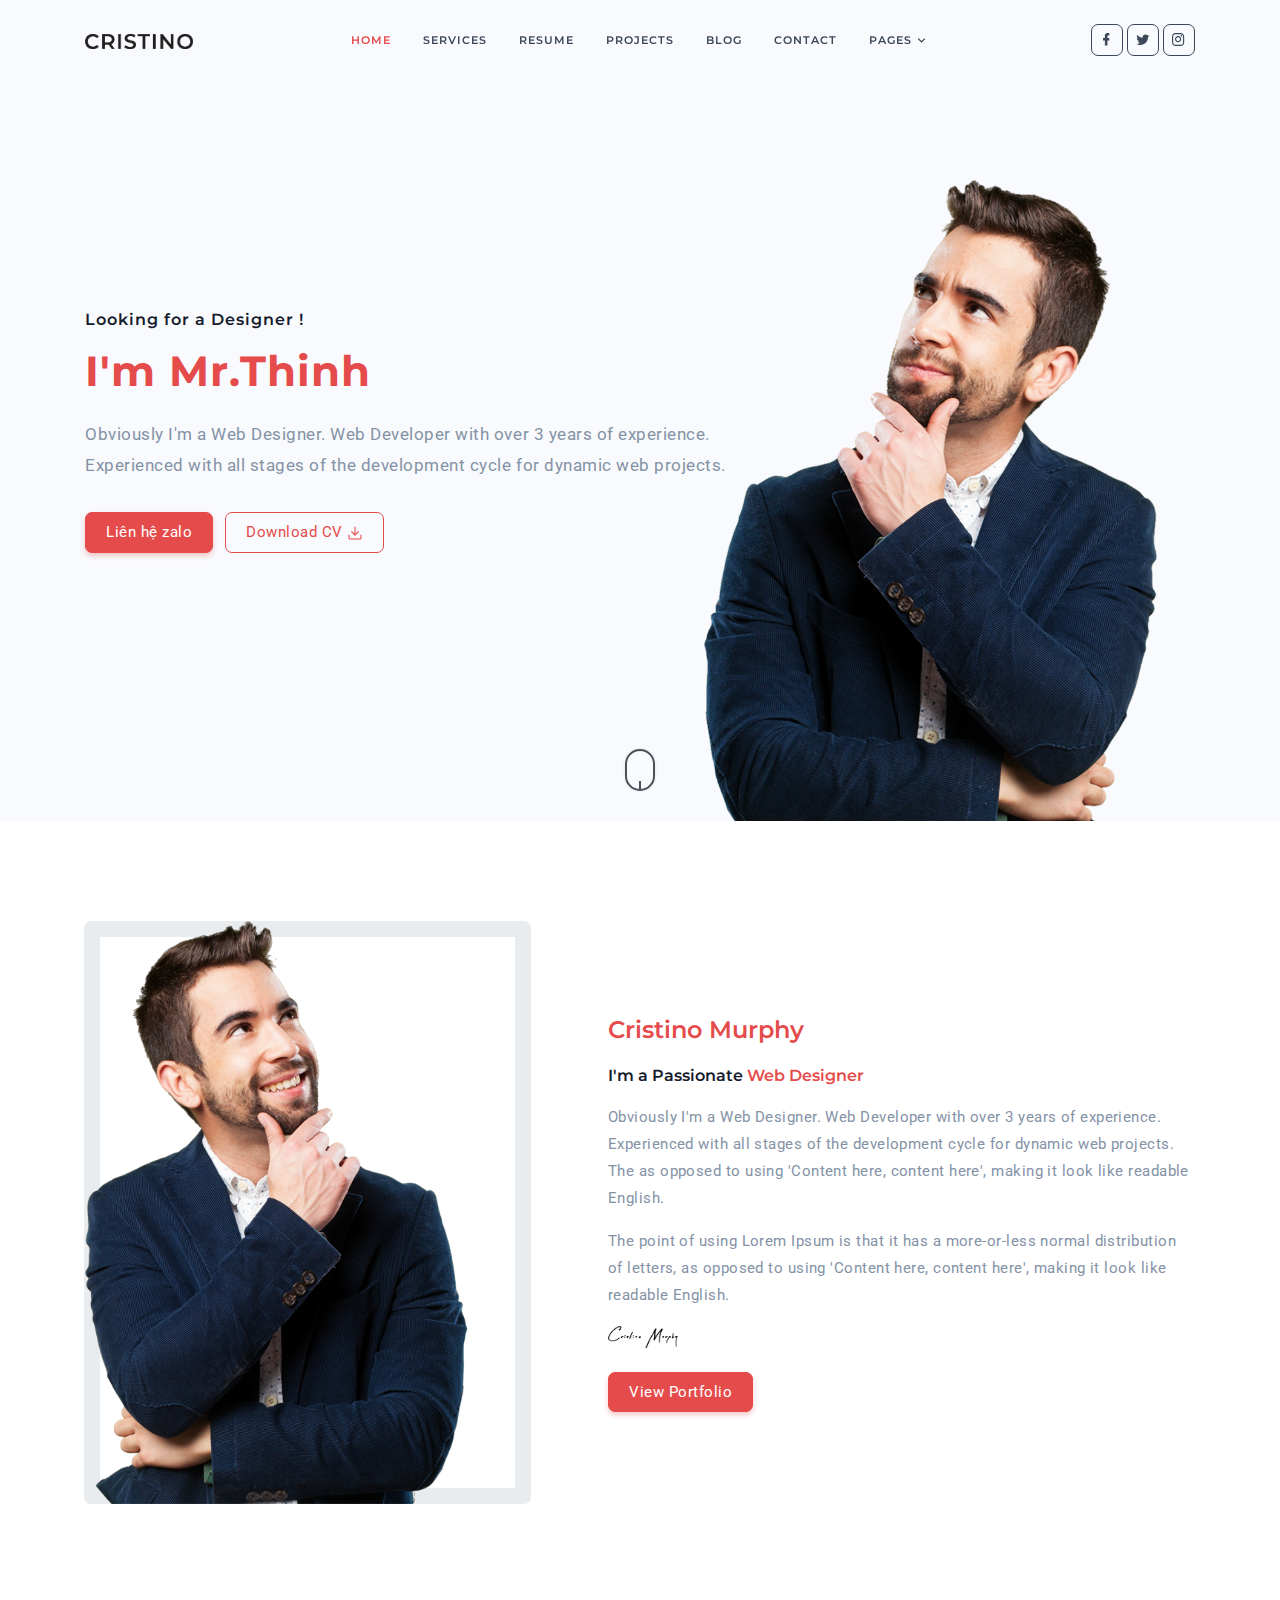
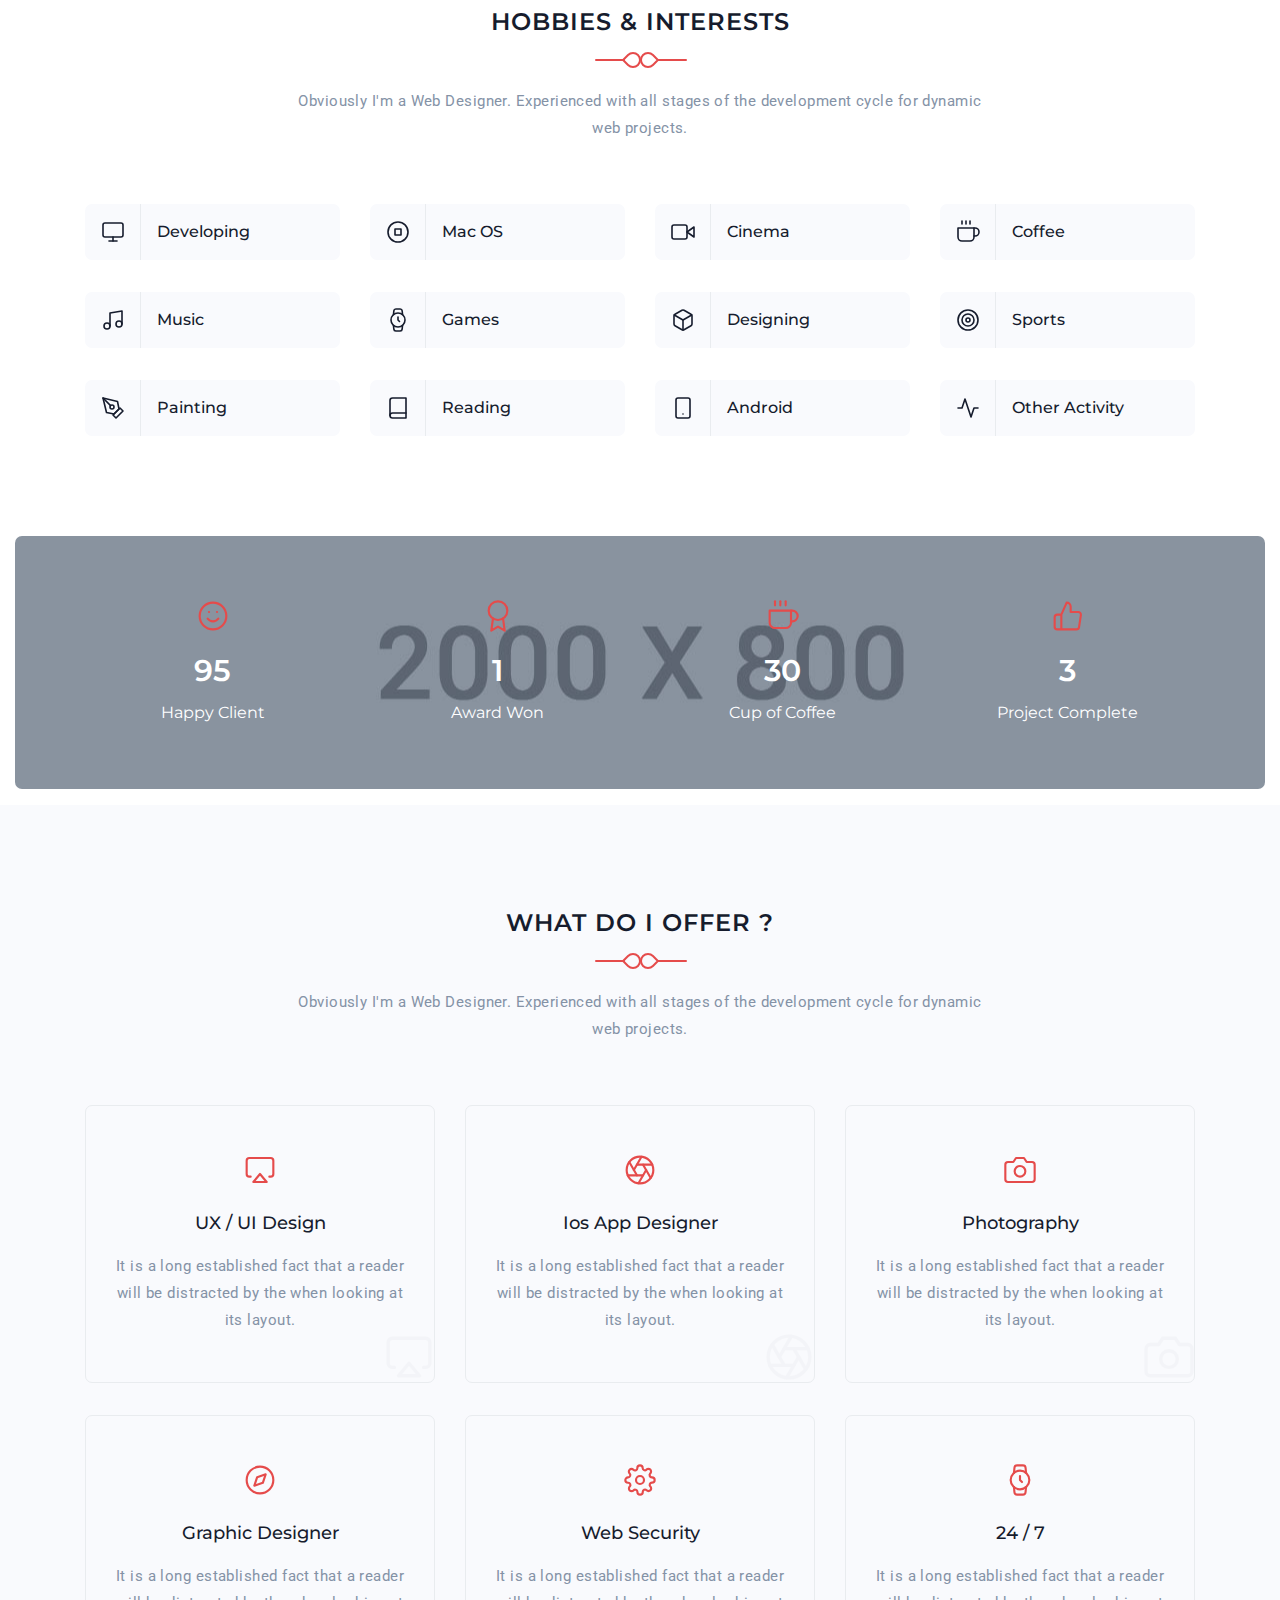
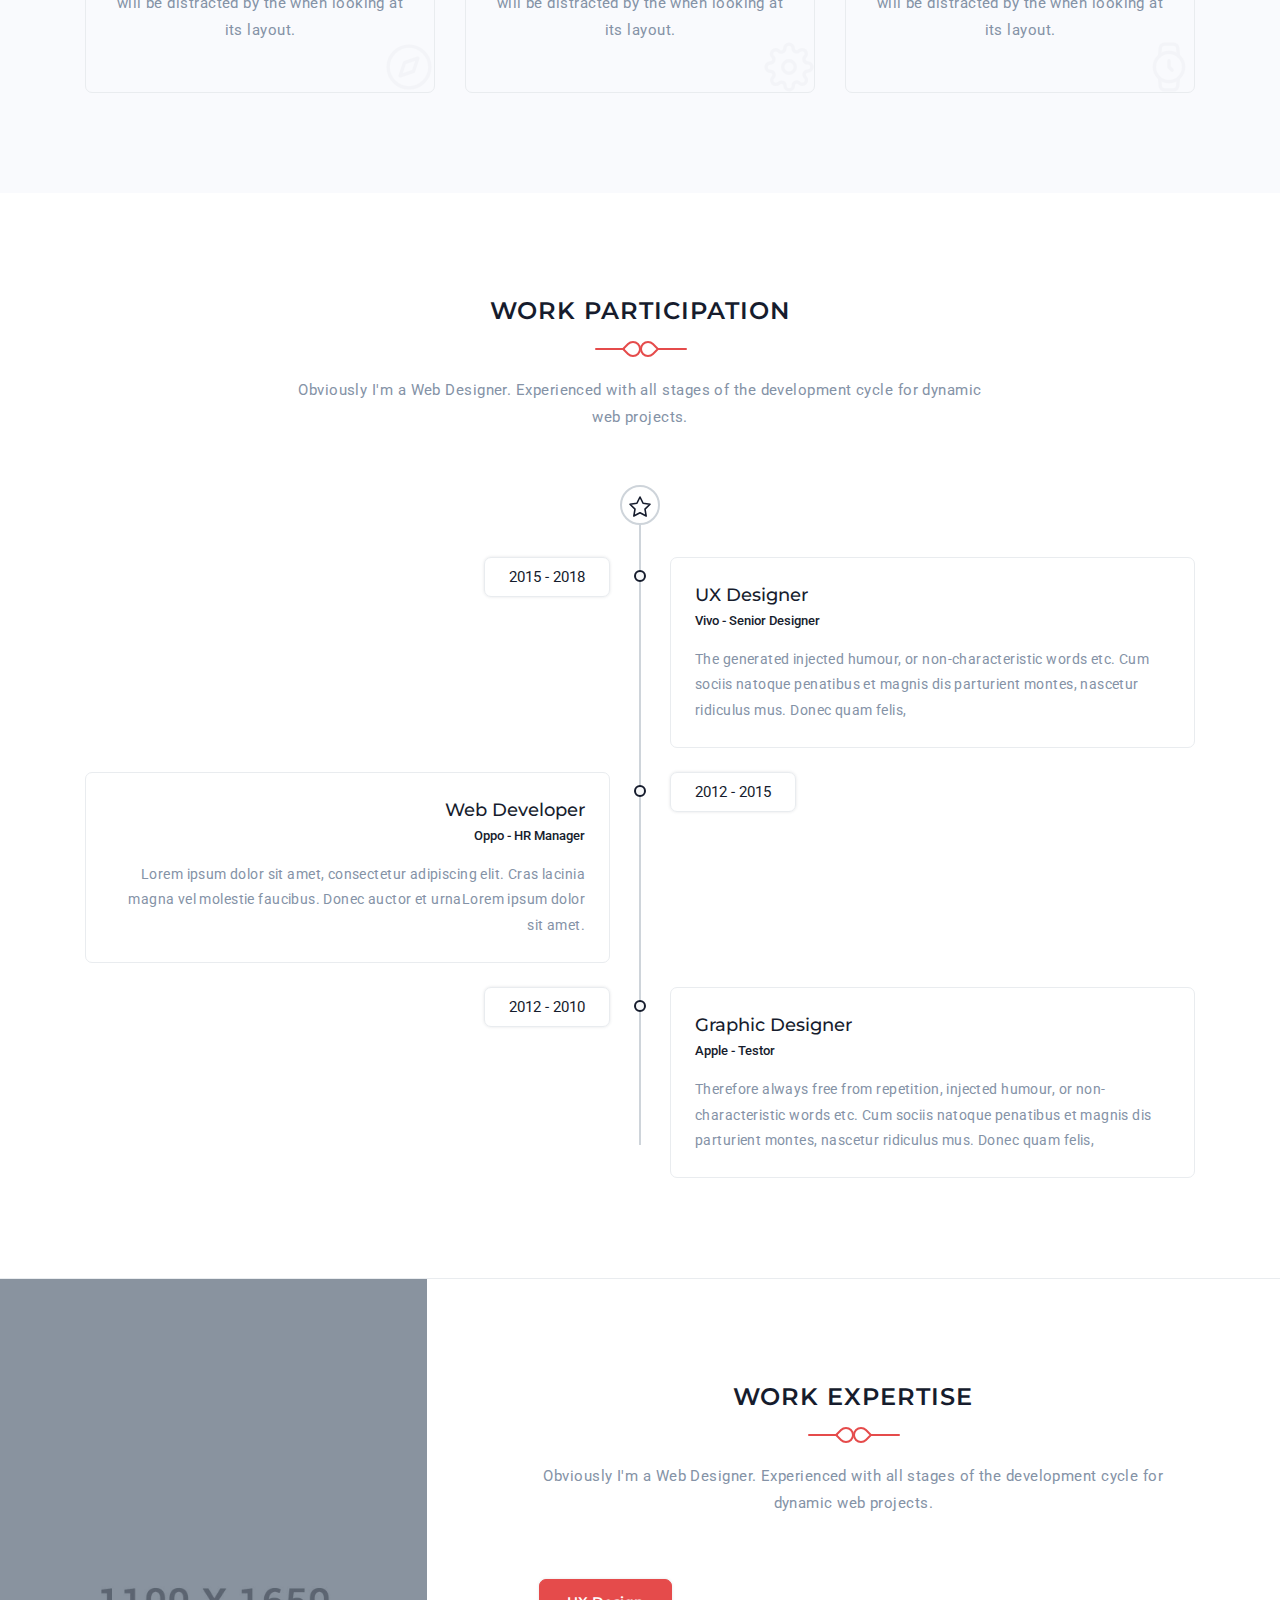
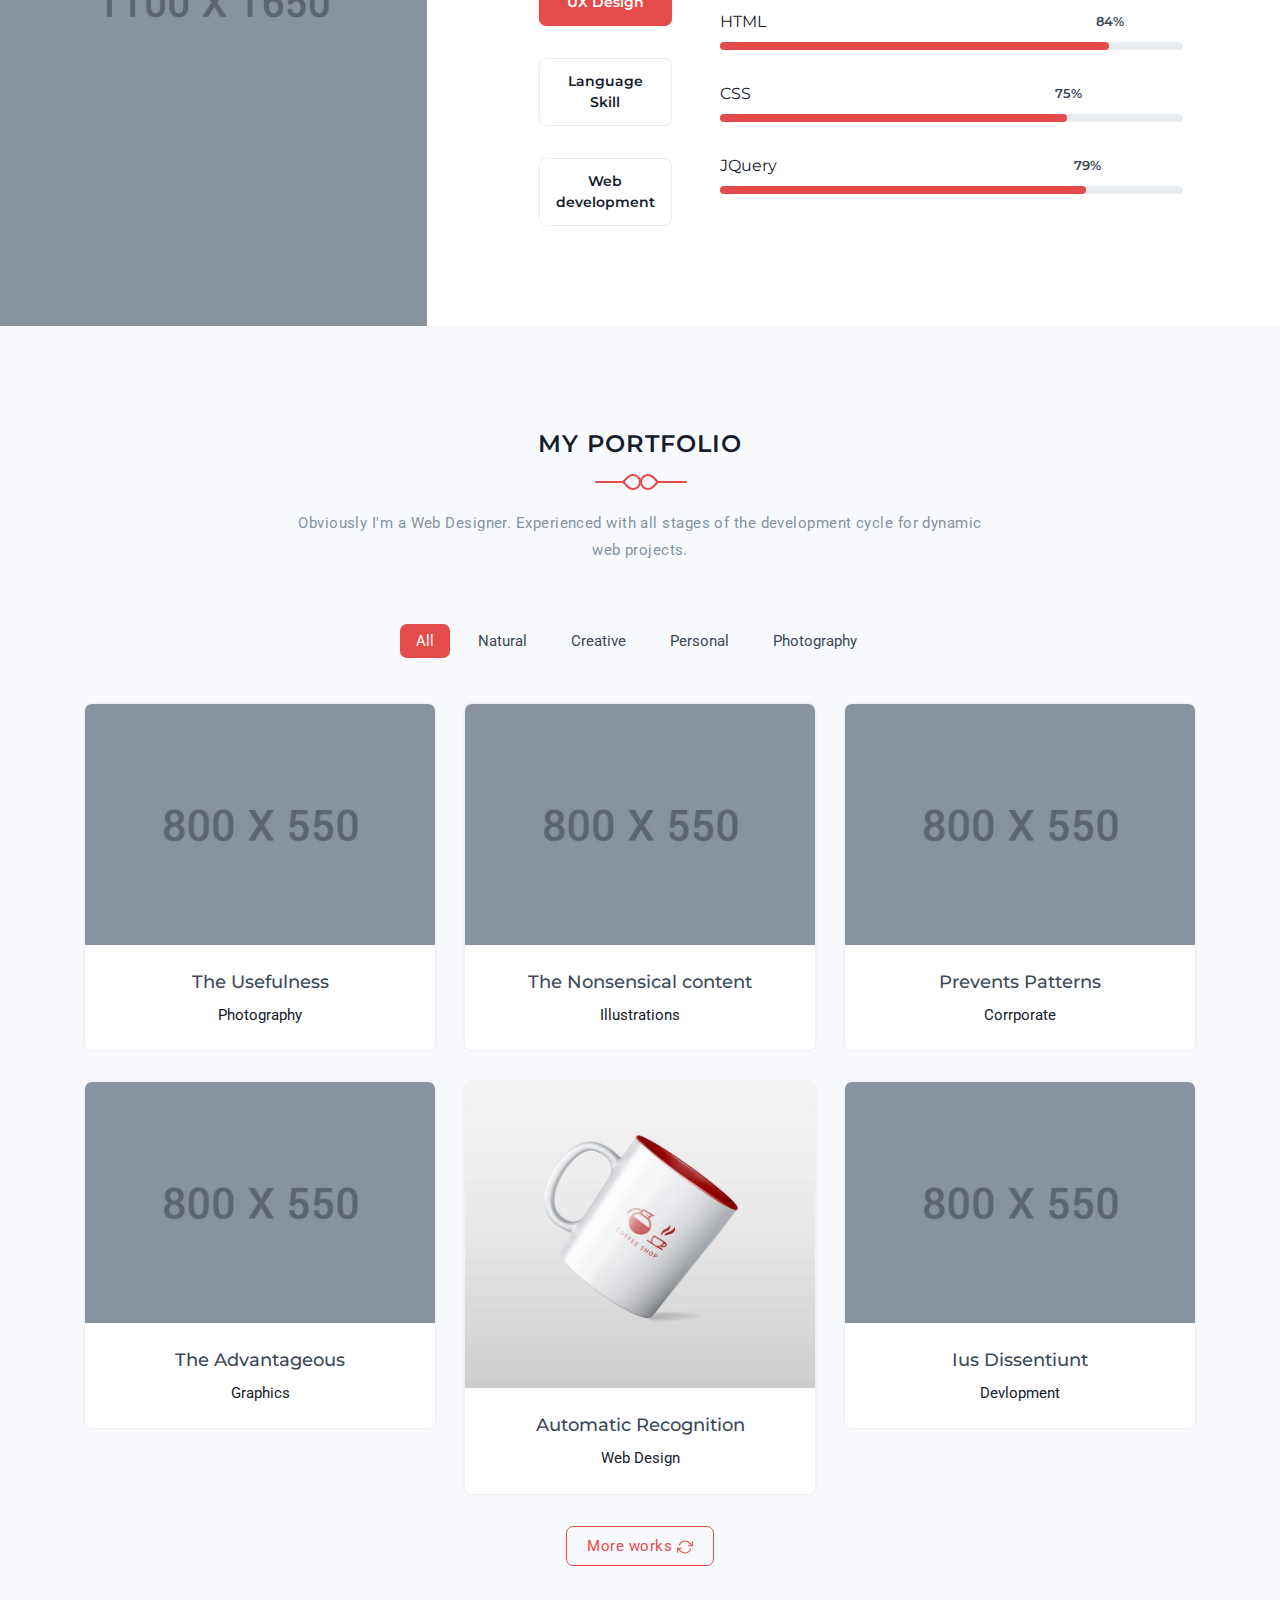
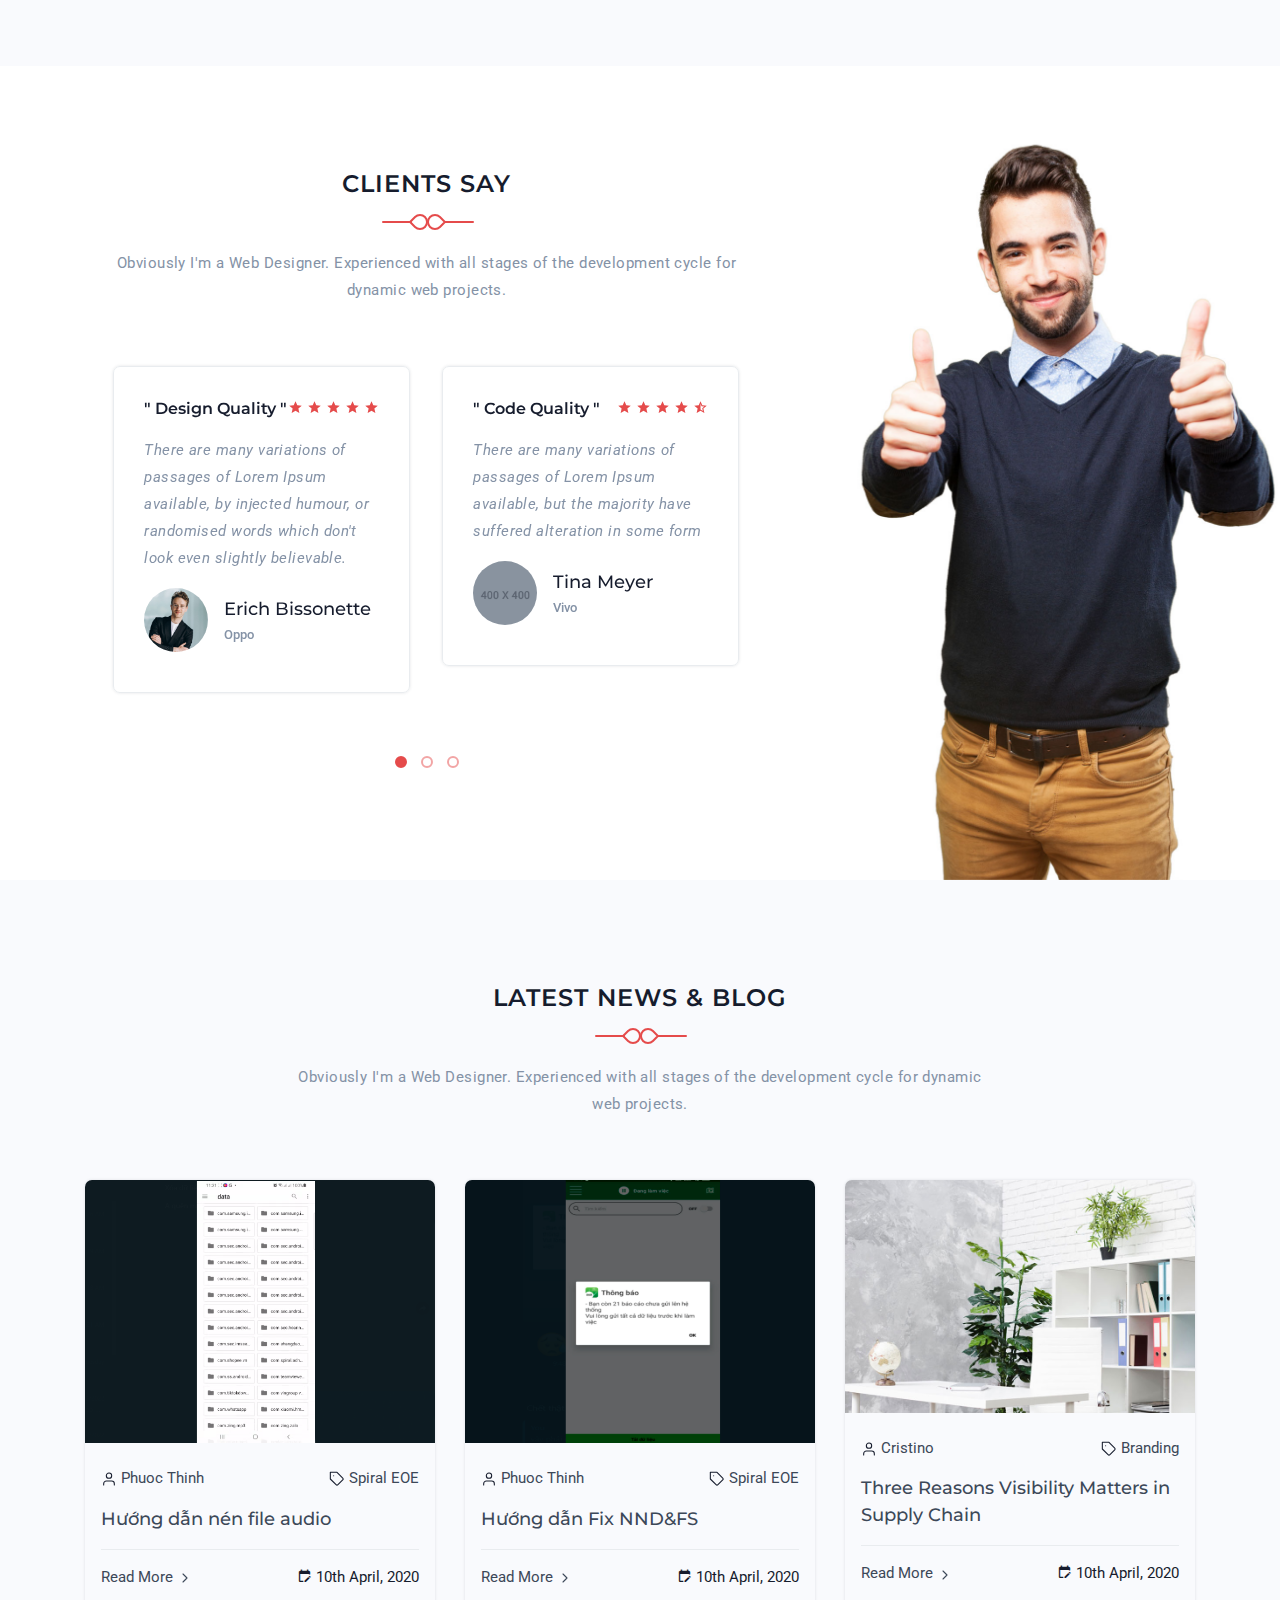
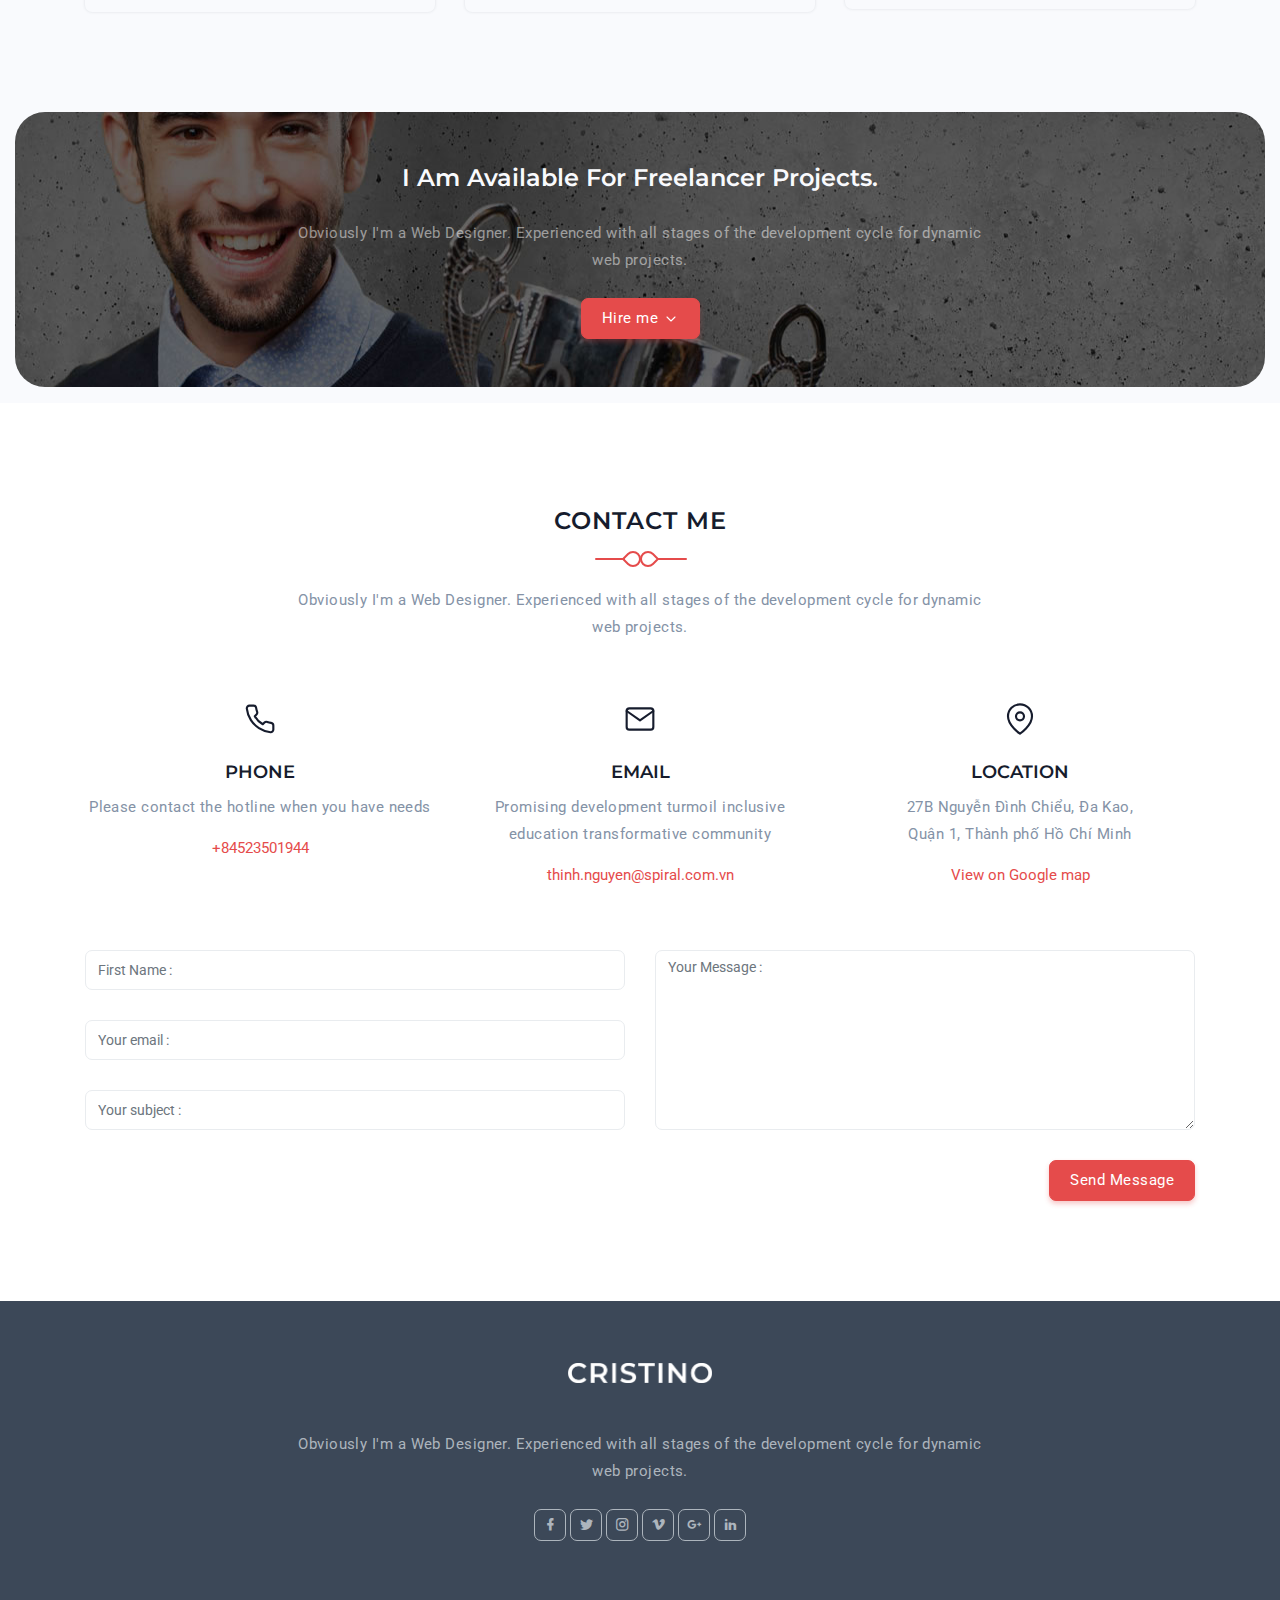
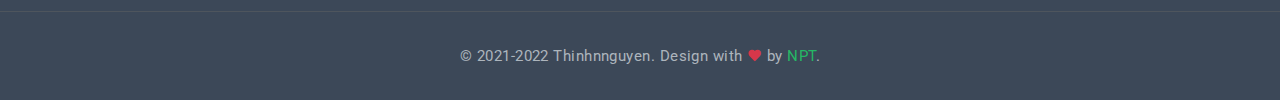
<file: index.html>
<!DOCTYPE html>
    <html lang="en">

    <head>
        <meta charset="utf-8" />
        <title>Nguyễn Phước Thịnh</title>
        <meta name="viewport" content="width=device-width, initial-scale=1.0">
        <meta name="description" content="Nguyễn Phước Thịnh" />
        <meta name="keywords" content="Template by NPT" />
        <meta content="Shreethemes" name="NPT" />
        <!-- favicon -->
        <link rel="shortcut icon" href="images/logonpt.jpg">
        <!-- Bootstrap -->
        <link href="css/bootstrap.min.css" rel="stylesheet" type="text/css" />
        <!-- Magnific -->
        <link href="css/magnific-popup.css" rel="stylesheet" type="text/css" />
        <!-- Icon -->
        <link href="css/materialdesignicons.min.css" rel="stylesheet" type="text/css" />
                  
        <!-- SLICK SLIDER -->
        <link rel="stylesheet" href="css/owl.carousel.min.css"/> 
        <link rel="stylesheet" href="css/owl.theme.css"/> 
        <link rel="stylesheet" href="css/owl.transitions.css"/>    
        <!-- Custom Css -->
        <link href="css/style.css" rel="stylesheet" type="text/css" id="theme-opt" />
        <link href="css/colors/default.css" rel="stylesheet" id="color-opt">

    </head>

    <body>
        <!-- Loader -->
        <div id="preloader">
            <div id="status">
                <div class="logo">
                    <img src="images/logo.png" height="20" class="d-block mx-auto" alt="">
                </div>
                <div class="spinner">
                    <div class="bounce1"></div>
                    <div class="bounce2"></div>
                    <div class="bounce3"></div>
                </div>
            </div>
        </div>
        <!-- Loader -->
        
        <!-- Navbar Start -->
        <nav class="navbar navbar-expand-lg fixed-top navbar-custom navbar-light sticky">
    		<div class="container">
                <a class="navbar-brand" href="#">
                    <img src="images/logo.png" height="15" alt="">
                </a>
                <button class="navbar-toggler" type="button" data-toggle="collapse" data-target="#navbarCollapse" aria-controls="navbarCollapse" aria-expanded="false" aria-label="Toggle navigation">
                    <span data-feather="menu" class="fea icon-md"></span>
                </button><!--end button-->

                <div class="collapse navbar-collapse" id="navbarCollapse">
                    <ul class="navbar-nav navbar-nav-link mx-auto">
                        <li class="nav-item active">
                            <a class="nav-link" href="#home">Home</a>
                        </li><!--end nav item-->
                        <li class="nav-item">
                            <a class="nav-link" href="#services">Services</a>
                        </li><!--end nav item-->
                        <li class="nav-item">
                            <a class="nav-link" href="#resume">Resume</a>
                        </li><!--end nav item-->
                        <li class="nav-item">   
                            <a class="nav-link" href="#projects">Projects</a>
                        </li><!--end nav item-->
                        <li class="nav-item">
                            <a class="nav-link" href="#news">Blog</a>
                        </li><!--end nav item-->
                        <li class="nav-item">
                            <a class="nav-link" href="#contact">Contact</a>
                        </li><!--end nav item-->
                        <li class="nav-item dropdown">
                            <a class="nav-link dropdown-toggle" href="javascript:void(0)" id="navbarDropdown" role="button"
                                data-toggle="dropdown" aria-haspopup="true" aria-expanded="false">Pages
                            </a>
                            <div class="dropdown-menu rounded m-0" aria-labelledby="navbarDropdown">
                                <div class="container mx-0 mx-md-0">
                                    <div class="row">
                                        <div class="col-md-12">
                                            <a class="dropdown-item" href="page-blog.html">Blog</a>
                                            <a class="dropdown-item" href="page-blog-detail.html">Blog Detail</a>
                                            <a class="dropdown-item" href="page-portfolio.html">Portfolio</a>
                                            <a class="dropdown-item" href="page-portfolio-detail.html">Portfolio Detail</a>
                                        </div><!--end col-->
                                    </div><!--end row-->
                                </div><!--end container-->
                            </div>
                        </li><!--end nav item-->
                    </ul>

                    <ul class="list-unstyled mb-0 mt-2 mt-sm-0 social-icon">
                        <li class="list-inline-item"><a href="https://www.facebook.com/phuocthinh.nguyen.923171"><i class="mdi mdi-facebook"></i></a></li>
                        <li class="list-inline-item"><a href="javascript:void(0)"><i class="mdi mdi-twitter"></i></a></li>
                        <li class="list-inline-item"><a href="javascript:void(0)"><i class="mdi mdi-instagram"></i></a></li>
                    </ul>
                </div> 
            </div><!--end container-->
		</nav><!--end navbar-->
        <!-- Navbar End -->

        <!-- HOME START-->
        <section class="bg-home bg-light d-table w-100" style="background-image:url('images/home/01.png')" id="home">
            <div class="container">
                <div class="row align-items-center">
                    <div class="col-lg-12">
                        <div class="title-heading mt-5">
                            <h6 class="sub-title">Looking for a Designer !</h6>
                            <h1 class="heading text-primary mb-3">I'm Mr.Thinh</h1>
                            <p class="para-desc text-muted">Obviously I'm a Web Designer. Web Developer with over 3 years of experience. Experienced with all stages of the development cycle for dynamic web projects.</p>
                            <div class="mt-4 pt-2">
                                <a href="https://zalo.me/0523501944" class="btn btn-primary rounded mb-2 mr-2">Liên hệ zalo</a>
                                <a href="https://www.topcv.vn/xem-cv/VwYOUFVRCVMLAVBUAlJRCQAFAV1QUwkHVgcDWw00d9" class="btn btn-outline-primary rounded mb-2">Download CV <i data-feather="download" class="fea icon-sm"></i></a>
                            </div>
                        </div>
                    </div><!--end col-->
                </div><!--end row-->
            </div><!--end container--> 
            <a href="#about" data-scroll-nav="1" class="mouse-icon rounded-pill bg-transparent mouse-down">
                <span class="wheel position-relative d-block mover"></span>
            </a>
        </section><!--end section-->
        <!-- HOME END-->
        
        <!-- About Start -->
        <section class="section pb-3" id="about">
            <div class="container">
                <div class="row align-items-center">
                    <div class="col-lg-5 col-md-5">
                        <div class="about-hero">
                            <img src="images/hero.png" class="img-fluid mx-auto d-block about-tween position-relative" alt="">
                        </div>
                    </div><!--end col-->

                    <div class="col-lg-7 col-md-7 mt-4 pt-2 mt-sm-0 pt-sm-0">
                        <div class="section-title mb-0 ml-lg-5 ml-md-3">
                            <h4 class="title text-primary mb-3">Cristino Murphy</h4>
                            <h6 class="designation mb-3">I'm a Passionate <span class="text-primary">Web Designer</span></h6>
                            <p class="text-muted">Obviously I'm a Web Designer. Web Developer with over 3 years of experience. Experienced with all stages of the development cycle for dynamic web projects. The as opposed to using 'Content here, content here', making it look like readable English.</p>
                            <p class="text-muted">The point of using Lorem Ipsum is that it has a more-or-less normal distribution of letters, as opposed to using 'Content here, content here', making it look like readable English.</p>
                            <img src="images/sign.png" height="22" alt="">
                            <div class="mt-4">
                                <a href="#projects" class="btn btn-primary mouse-down">View Portfolio</a>
                            </div>
                        </div>
                    </div><!--end col-->
                </div><!--end row-->
            </div><!--end container-->

            <div class="container mt-100 mt-60">
                <div class="row justify-content-center">
                    <div class="col-12 text-center">
                        <div class="section-title">
                            <div class="titles">
                                <h4 class="title title-line text-uppercase mb-4 pb-4">Hobbies & Interests</h4>
                                <span></span>
                            </div>
                            <p class="text-muted mx-auto para-desc mb-0">Obviously I'm a Web Designer. Experienced with all stages of the development cycle for dynamic web projects.</p>
                        </div>
                    </div><!--end col-->
                </div><!--end row-->
                
                <div class="row">
                    <div class="col-lg-3 col-md-4 col-12 mt-4 pt-2">
                        <div class="interests-desc bg-light position-relative px-2 py-3 rounded">
                            <div class="hobbies d-flex align-items-center">
                                <div class="text-center rounded-pill mr-4">
                                    <i data-feather="monitor" class="icon fea icon-md-sm"></i>
                                </div>
                                <div class="content">
                                    <h6 class="title mb-0">Developing</h6>
                                </div>
                            </div>
                        </div>
                    </div><!--end col-->
                    
                    <div class="col-lg-3 col-md-4 col-12 mt-4 pt-2">
                        <div class="interests-desc bg-light position-relative px-2 py-3 rounded">
                            <div class="hobbies d-flex align-items-center">
                                <div class="text-center rounded-pill mr-4">
                                    <i data-feather="stop-circle" class="icon fea icon-md-sm"></i>
                                </div>
                                <div class="content">
                                    <h6 class="title mb-0">Mac OS</h6>
                                </div>
                            </div>
                        </div>
                    </div><!--end col-->
                    
                    <div class="col-lg-3 col-md-4 col-12 mt-4 pt-2">
                        <div class="interests-desc bg-light position-relative px-2 py-3 rounded">
                            <div class="hobbies d-flex align-items-center">
                                <div class="text-center rounded-pill mr-4">
                                    <i data-feather="video" class="icon fea icon-md-sm"></i>
                                </div>
                                <div class="content">
                                    <h6 class="title mb-0">Cinema</h6>
                                </div>
                            </div>
                        </div>
                    </div><!--end col-->
                    
                    <div class="col-lg-3 col-md-4 col-12 mt-4 pt-2">
                        <div class="interests-desc bg-light position-relative px-2 py-3 rounded">
                            <div class="hobbies d-flex align-items-center">
                                <div class="text-center rounded-pill mr-4">
                                    <i data-feather="coffee" class="icon fea icon-md-sm"></i>
                                </div>
                                <div class="content">
                                    <h6 class="title mb-0">Coffee</h6>
                                </div>
                            </div>
                        </div>
                    </div><!--end col-->
                    
                    <div class="col-lg-3 col-md-4 col-12 mt-4 pt-2">
                        <div class="interests-desc bg-light position-relative px-2 py-3 rounded">
                            <div class="hobbies d-flex align-items-center">
                                <div class="text-center rounded-pill mr-4">
                                    <i data-feather="music" class="icon fea icon-md-sm"></i>
                                </div>
                                <div class="content">
                                    <h6 class="title mb-0">Music</h6>
                                </div>
                            </div>
                        </div>
                    </div><!--end col-->
                    
                    <div class="col-lg-3 col-md-4 col-12 mt-4 pt-2">
                        <div class="interests-desc bg-light position-relative px-2 py-3 rounded">
                            <div class="hobbies d-flex align-items-center">
                                <div class="text-center rounded-pill mr-4">
                                    <i data-feather="watch" class="icon fea icon-md-sm"></i>
                                </div>
                                <div class="content">
                                    <h6 class="title mb-0">Games</h6>
                                </div>
                            </div>
                        </div>
                    </div><!--end col-->
                    
                    <div class="col-lg-3 col-md-4 col-12 mt-4 pt-2">
                        <div class="interests-desc bg-light position-relative px-2 py-3 rounded">
                            <div class="hobbies d-flex align-items-center">
                                <div class="text-center rounded-pill mr-4">
                                    <i data-feather="box" class="icon fea icon-md-sm"></i>
                                </div>
                                <div class="content">
                                    <h6 class="title mb-0">Designing</h6>
                                </div>
                            </div>
                        </div>
                    </div><!--end col-->
                    
                    <div class="col-lg-3 col-md-4 col-12 mt-4 pt-2">
                        <div class="interests-desc bg-light position-relative px-2 py-3 rounded">
                            <div class="hobbies d-flex align-items-center">
                                <div class="text-center rounded-pill mr-4">
                                    <i data-feather="target" class="icon fea icon-md-sm"></i>
                                </div>
                                <div class="content">
                                    <h6 class="title mb-0">Sports</h6>
                                </div>
                            </div>
                        </div>
                    </div><!--end col-->
                    
                    <div class="col-lg-3 col-md-4 col-12 mt-4 pt-2">
                        <div class="interests-desc bg-light position-relative px-2 py-3 rounded">
                            <div class="hobbies d-flex align-items-center">
                                <div class="text-center rounded-pill mr-4">
                                    <i data-feather="pen-tool" class="icon fea icon-md-sm"></i>
                                </div>
                                <div class="content">
                                    <h6 class="title mb-0">Painting</h6>
                                </div>
                            </div>
                        </div>
                    </div><!--end col-->
                    
                    <div class="col-lg-3 col-md-4 col-12 mt-4 pt-2">
                        <div class="interests-desc bg-light position-relative px-2 py-3 rounded">
                            <div class="hobbies d-flex align-items-center">
                                <div class="text-center rounded-pill mr-4">
                                    <i data-feather="book" class="icon fea icon-md-sm"></i>
                                </div>
                                <div class="content">
                                    <h6 class="title mb-0">Reading</h6>
                                </div>
                            </div>
                        </div>
                    </div><!--end col-->
                    
                    <div class="col-lg-3 col-md-4 col-12 mt-4 pt-2">
                        <div class="interests-desc bg-light position-relative px-2 py-3 rounded">
                            <div class="hobbies d-flex align-items-center">
                                <div class="text-center rounded-pill mr-4">
                                    <i data-feather="smartphone" class="icon fea icon-md-sm"></i>
                                </div>
                                <div class="content">
                                    <h6 class="title mb-0">Android</h6>
                                </div>
                            </div>
                        </div>
                    </div><!--end col-->
                    
                    <div class="col-lg-3 col-md-4 col-12 mt-4 pt-2">
                        <div class="interests-desc bg-light position-relative px-2 py-3 rounded">
                            <div class="hobbies d-flex align-items-center">
                                <div class="text-center rounded-pill mr-4">
                                    <i data-feather="activity" class="icon fea icon-md-sm"></i>
                                </div>
                                <div class="content">
                                    <h6 class="title mb-0">Other Activity</h6>
                                </div>
                            </div>
                        </div>
                    </div><!--end col-->
                </div>
            </div><!--end container-->

            <div class="container-fluid mt-100 mt-60">
                <div class="rounded py-md-5 py-4" style="background: url('images/bg-counter.jpg') center center;">
                    <div class="container">
                        <div class="row" id="counter">
                            <div class="col-lg-3 col-6">
                                <div class="counter-box rounded py-3 text-center">
                                    <div class="counter-icon">
                                        <i data-feather="smile" class="fea icon-md text-primary"></i>
                                    </div>
                                    <h3 class="counter-value mt-3 text-white title-dark" data-count="1251">95</h3>
                                    <h6 class="counter-head font-weight-normal mb-0 text-white title-dark">Happy Client</h6>
                                </div><!--end counter box-->
                            </div><!--end col-->
    
                            <div class="col-lg-3 col-6">
                                <div class="counter-box rounded py-3 text-center">
                                    <div class="counter-icon">
                                        <i data-feather="award" class="fea icon-md text-primary"></i>
                                    </div>
                                    <h3 class="counter-value mt-3 text-white title-dark" data-count="15">1</h3>
                                    <h6 class="counter-head font-weight-normal mb-0 text-white title-dark">Award Won</h6>
                                </div><!--end counter box-->
                            </div><!--end col-->
    
                            <div class="col-lg-3 col-6">
                                <div class="counter-box rounded py-3 text-center">
                                    <div class="counter-icon">
                                        <i data-feather="coffee" class="fea icon-md text-primary"></i>
                                    </div>
                                    <h3 class="counter-value mt-3 text-white title-dark" data-count="3261">30</h3>
                                    <h6 class="counter-head font-weight-normal mb-0 text-white title-dark">Cup of Coffee</h6>
                                </div><!--end counter box-->
                            </div><!--end col-->
    
                            <div class="col-lg-3 col-6">
                                <div class="counter-box rounded py-3 text-center">
                                    <div class="counter-icon">
                                        <i data-feather="thumbs-up" class="fea icon-md text-primary"></i>
                                    </div>
                                    <h3 class="counter-value mt-3 text-white title-dark" data-count="36">3</h3>
                                    <h6 class="counter-head font-weight-normal mb-0 text-white title-dark">Project Complete</h6>
                                </div><!--end counter box-->
                            </div><!--end col-->
                        </div><!--end row-->
                    </div><!--end container-->
                </div><!--end div-->
            </div><!--end container fluid-->
        </section>
        <!-- About end -->
            
        <!-- Services Start -->
        <section class="section bg-light" id="services">
            <div class="container">
                <div class="row justify-content-center">
                    <div class="col-12 text-center">
                        <div class="section-title">
                            <div class="titles">
                                <h4 class="title title-line text-uppercase mb-4 pb-4">What Do I Offer ?</h4>
                                <span></span>
                            </div>
                            <p class="text-muted mx-auto para-desc mb-0">Obviously I'm a Web Designer. Experienced with all stages of the development cycle for dynamic web projects.</p>
                        </div>
                    </div><!--end col-->
                </div><!--end row-->

                <div class="row">                    
                    <div class="col-lg-4 col-md-6 col-12 mt-4 pt-2">
                        <div class="service-wrapper rounded position-relative text-center border border-footer p-4 pt-5 pb-5">
                            <div class="icon text-primary">
                                <i data-feather="airplay" class="fea icon-md"></i>
                            </div>
                            <div class="content mt-4">
                                <h5 class="title">UX / UI Design</h5>
                                <p class="text-muted mt-3 mb-0">It is a long established fact that a reader will be distracted by the when looking at its layout.</p>
                            </div>
                            <div class="big-icon">
                                <i data-feather="airplay" class="fea icons"></i>
                            </div>
                        </div>
                    </div><!--end col-->

                    <div class="col-lg-4 col-md-6 col-12 mt-4 pt-2">
                        <div class="service-wrapper rounded position-relative text-center border border-footer p-4 pt-5 pb-5">
                            <div class="icon text-primary">
                                <i data-feather="aperture" class="fea icon-md"></i>
                            </div>
                            <div class="content mt-4">
                                <h5 class="title">Ios App Designer</h5>
                                <p class="text-muted mt-3 mb-0">It is a long established fact that a reader will be distracted by the when looking at its layout.</p>
                            </div>
                            <div class="big-icon">
                                <i data-feather="aperture" class="fea icons"></i>
                            </div>
                        </div>
                    </div><!--end col-->
                    
                    <div class="col-lg-4 col-md-6 col-12 mt-4 pt-2">
                        <div class="service-wrapper rounded position-relative text-center border border-footer p-4 pt-5 pb-5">
                            <div class="icon text-primary">
                                <i data-feather="camera" class="fea icon-md"></i>
                            </div>
                            <div class="content mt-4">
                                <h5 class="title">Photography</h5>
                                <p class="text-muted mt-3 mb-0">It is a long established fact that a reader will be distracted by the when looking at its layout.</p>
                            </div>
                            <div class="big-icon">
                                <i data-feather="camera" class="fea icons"></i>
                            </div>
                        </div>
                    </div><!--end col-->
                    
                    <div class="col-lg-4 col-md-6 col-12 mt-4 pt-2">
                        <div class="service-wrapper rounded position-relative text-center border border-footer p-4 pt-5 pb-5">
                            <div class="icon text-primary">
                                <i data-feather="compass" class="fea icon-md"></i>
                            </div>
                            <div class="content mt-4">
                                <h5 class="title">Graphic Designer</h5>
                                <p class="text-muted mt-3 mb-0">It is a long established fact that a reader will be distracted by the when looking at its layout.</p>
                            </div>
                            <div class="big-icon">
                                <i data-feather="compass" class="fea icons"></i>
                            </div>
                        </div>
                    </div><!--end col-->
                    
                    <div class="col-lg-4 col-md-6 col-12 mt-4 pt-2">
                        <div class="service-wrapper rounded position-relative text-center border border-footer p-4 pt-5 pb-5">
                            <div class="icon text-primary">
                                <i data-feather="settings" class="fea icon-md"></i>
                            </div>
                            <div class="content mt-4">
                                <h5 class="title">Web Security</h5>
                                <p class="text-muted mt-3 mb-0">It is a long established fact that a reader will be distracted by the when looking at its layout.</p>
                            </div>
                            <div class="big-icon">
                                <i data-feather="settings" class="fea icons"></i>
                            </div>
                        </div>
                    </div><!--end col-->
                    
                    <div class="col-lg-4 col-md-6 col-12 mt-4 pt-2">
                        <div class="service-wrapper rounded position-relative text-center border border-footer p-4 pt-5 pb-5">
                            <div class="icon text-primary">
                                <i data-feather="watch" class="fea icon-md"></i>
                            </div>
                            <div class="content mt-4">
                                <h5 class="title">24 / 7</h5>
                                <p class="text-muted mt-3 mb-0">It is a long established fact that a reader will be distracted by the when looking at its layout.</p>
                            </div>
                            <div class="big-icon">
                                <i data-feather="watch" class="fea icons"></i>
                            </div>
                        </div>
                    </div><!--end col-->
                </div><!--end row-->
            </div><!--end container-->
        </section>
        <!-- Services End -->

        <!-- Resume Start -->
        <section class="section" id="resume">
            <div class="container">
                <div class="row justify-content-center">
                    <div class="col-12 text-center">
                        <div class="section-title">
                            <div class="titles">
                                <h4 class="title title-line text-uppercase mb-4 pb-4">Work Participation</h4>
                                <span></span>
                            </div>
                            <p class="text-muted mx-auto para-desc mb-0">Obviously I'm a Web Designer. Experienced with all stages of the development cycle for dynamic web projects.</p>
                        </div>
                    </div><!--end col-->
                </div><!--end row-->

                <div class="row">
                    <div class="col-12">
                        <div class="main-icon rounded-pill text-center mt-4 pt-2">
                            <i data-feather="star" class="fea icon-md-sm"></i>
                        </div>
                        <div class="timeline-page pt-2 position-relative">
                            <div class="timeline-item mt-4">
                                <div class="row">
                                    <div class="col-lg-6 col-md-6 col-sm-6">
                                        <div class="duration date-label-left border rounded p-2 pl-4 pr-4 position-relative shadow text-left">2015 - 2018</div>
                                    </div><!--end col-->
                                    <div class="col-lg-6 col-md-6 col-sm-6">
                                        <div class="event event-description-right rounded p-4 border float-left text-left">
                                            <h5 class="title mb-0 text-capitalize">UX Designer</h5>
                                            <small class="company">Vivo - Senior Designer</small>
                                            <p class="timeline-subtitle mt-3 mb-0 text-muted">The generated injected humour, or non-characteristic words etc. Cum sociis natoque penatibus et magnis dis parturient montes, nascetur ridiculus mus. Donec quam felis,</p>
                                        </div>
                                    </div><!--end col-->
                                </div><!--end row-->
                            </div><!--end timeline item-->
            
                            <div class="timeline-item mt-4">
                                <div class="row">
                                    <div class="col-lg-6 col-md-6 col-sm-6 order-sm-1 order-2">
                                        <div class="event event-description-left rounded p-4 border float-left text-right">
                                            <h5 class="title mb-0 text-capitalize">Web Developer</h5>
                                            <small class="company">Oppo - HR Manager</small>
                                            <p class="timeline-subtitle mt-3 mb-0 text-muted">Lorem ipsum dolor sit amet, consectetur adipiscing elit. Cras lacinia magna vel molestie faucibus. Donec auctor et urnaLorem ipsum dolor sit amet.</p>
                                        </div>
                                    </div><!--end col-->
                                    <div class="col-lg-6 col-md-6 col-sm-6 order-sm-2 order-1">
                                        <div class="duration duration-right rounded border p-2 pl-4 pr-4 position-relative shadow text-left">2012 - 2015</div>
                                    </div><!--end col-->
                                </div><!--end row-->
                            </div><!--end timeline item-->
        
                            <div class="timeline-item mt-4">
                                <div class="row">
                                    <div class="col-lg-6 col-md-6 col-sm-6">
                                        <div class="duration date-label-left border rounded p-2 pl-4 pr-4 position-relative shadow text-left"> 2012 - 2010</div>
                                    </div><!--end col-->
                                    <div class="col-lg-6 col-md-6 col-sm-6">
                                        <div class="event event-description-right rounded p-4 border float-left text-left">
                                            <h5 class="title mb-0 text-capitalize">Graphic Designer</h5>
                                            <small class="company">Apple - Testor</small>
                                            <p class="timeline-subtitle mt-3 mb-0 text-muted">Therefore always free from repetition, injected humour, or non-characteristic words etc. Cum sociis natoque penatibus et magnis dis parturient montes, nascetur ridiculus mus. Donec quam felis, </p>
                                        </div>
                                    </div><!--end col-->
                                </div><!--end row-->
                            </div><!--end timeline item-->
                        </div><!--end timeline page-->
                        <!-- TIMELINE END -->
                    </div><!--end col-->
                </div><!--end row-->
            </div><!--end container-->
        </section><!--end section-->   
        <!-- Skill End -->

        <!-- Skill & CTA START -->
        <section class="cta-full border-top">
            <div class="container-fluid">
                <div class="row position-relative">
                    <div class="col-lg-4 padding-less img" style="background-image:url('images/skills.jpg')" data-jarallax='{"speed": 0.5}'></div><!-- end col -->
                    <div class="col-lg-8 offset-lg-4">
                        <div class="cta-full-img-box">
                            <div class="row justify-content-center">
                                <div class="col-12 text-center">
                                    <div class="section-title">
                                        <div class="titles">
                                            <h4 class="title title-line text-uppercase mb-4 pb-4">Work Expertise</h4>
                                            <span></span>
                                        </div>
                                        <p class="text-muted mx-auto para-desc mb-0">Obviously I'm a Web Designer. Experienced with all stages of the development cycle for dynamic web projects.</p>
                                    </div>
                                </div><!--end col-->
                            </div><!--end row-->

                            <div class="row align-items-center">
                                <div class="col-lg-3 col-md-4 col-12">
                                    <ul class="nav nav-pills flex-column px-0" id="pills-tab" role="tablist">
                                        <li class="nav-item mt-4 pt-2">
                                            <a class="nav-link rounded active" id="pills-cloud-tab" data-toggle="pill" href="#pills-cloud" role="tab" aria-controls="pills-cloud" aria-selected="false">
                                                <div class="skill-container text-center pt-1 pb-1">
                                                    <h6 class="title mb-0">UX Design</h6>
                                                </div>
                                            </a><!--end nav link-->
                                        </li><!--end nav item-->
                                        
                                        <li class="nav-item mt-4 pt-2">
                                            <a class="nav-link rounded" id="pills-smart-tab" data-toggle="pill" href="#pills-smart" role="tab" aria-controls="pills-smart" aria-selected="false">
                                                <div class="skill-container text-center pt-1 pb-1">
                                                    <h6 class="title mb-0">Language Skill</h6>
                                                </div>
                                            </a><!--end nav link-->
                                        </li><!--end nav item-->
                                        
                                        <li class="nav-item mt-4 pt-2">
                                            <a class="nav-link rounded" id="pills-apps-tab" data-toggle="pill" href="#pills-apps" role="tab" aria-controls="pills-apps" aria-selected="false">
                                                <div class="skill-container text-center pt-1 pb-1">
                                                    <h6 class="title mb-0">Web development</h6>
                                                </div>
                                            </a><!--end nav link-->
                                        </li><!--end nav item-->
                                    </ul><!--end nav pills-->
                                </div><!--end col-->

                                <div class="col-lg-9 col-md-8 col-12">
                                    <div class="tab-content pl-lg-4" id="pills-tabContent">
                                        <div class="tab-pane fade show active" id="pills-cloud" role="tabpanel" aria-labelledby="pills-cloud-tab">
                                            <div class="progress-box mt-4 pt-2">
                                                <h6 class="font-weight-normal">HTML</h6>
                                                <div class="progress">
                                                    <div class="progress-bar position-relative bg-primary" style="width:84%;">
                                                        <div class="progress-value d-block text-dark h6">84%</div>
                                                    </div>
                                                </div>
                                            </div><!--end process box-->
                                            <div class="progress-box mt-4 pt-2">
                                                <h6 class="font-weight-normal">CSS</h6>
                                                <div class="progress">
                                                    <div class="progress-bar position-relative bg-primary" style="width:75%;">
                                                        <div class="progress-value d-block text-dark h6">75%</div>
                                                    </div>
                                                </div>
                                            </div><!--end process box-->
                                            <div class="progress-box mt-4 pt-2">
                                                <h6 class="font-weight-normal">JQuery</h6>
                                                <div class="progress">
                                                    <div class="progress-bar position-relative bg-primary" style="width:79%;">
                                                        <div class="progress-value d-block text-dark h6">79%</div>
                                                    </div>
                                                </div>
                                            </div><!--end process box-->
                                        </div><!--end teb pane-->
                                        
                                        <div class="tab-pane fade" id="pills-smart" role="tabpanel" aria-labelledby="pills-smart-tab">
                                            <div class="progress-box mt-4 pt-2">
                                                <h6 class="font-weight-normal">English</h6>
                                                <div class="progress">
                                                    <div class="progress-bar position-relative bg-primary" style="width:84%;">
                                                        <div class="progress-value d-block text-dark h6">84%</div>
                                                    </div>
                                                </div>
                                            </div><!--end process box-->
                                            <div class="progress-box mt-4 pt-2">
                                                <h6 class="font-weight-normal">Spanish</h6>
                                                <div class="progress">
                                                    <div class="progress-bar position-relative bg-primary" style="width:75%;">
                                                        <div class="progress-value d-block text-dark h6">75%</div>
                                                    </div>
                                                </div>
                                            </div><!--end process box-->
                                            <div class="progress-box mt-4 pt-2">
                                                <h6 class="font-weight-normal">German</h6>
                                                <div class="progress">
                                                    <div class="progress-bar position-relative bg-primary" style="width:79%;">
                                                        <div class="progress-value d-block text-dark h6">79%</div>
                                                    </div>
                                                </div>
                                            </div><!--end process box-->
                                        </div><!--end teb pane-->

                                        <div class="tab-pane fade" id="pills-apps" role="tabpanel" aria-labelledby="pills-apps-tab">
                                            <div class="progress-box mt-4 pt-2">
                                                <h6 class="font-weight-normal">Photoshop</h6>
                                                <div class="progress">
                                                    <div class="progress-bar position-relative bg-primary" style="width:84%;">
                                                        <div class="progress-value d-block text-dark h6">84%</div>
                                                    </div>
                                                </div>
                                            </div><!--end process box-->
                                            <div class="progress-box mt-4 pt-2">
                                                <h6 class="font-weight-normal">Sketch</h6>
                                                <div class="progress">
                                                    <div class="progress-bar position-relative bg-primary" style="width:75%;">
                                                        <div class="progress-value d-block text-dark h6">75%</div>
                                                    </div>
                                                </div>
                                            </div>
                                        </div><!--end teb pane-->
                                    </div><!--end tab content-->
                                </div><!--end col-->
                            </div> <!-- end row --> 
                        </div> <!-- end about detail -->
                    </div> <!-- end col -->        
                </div><!--end row-->
            </div><!--end container fluid-->
        </section><!--end section-->   
        <!-- Skill & CTA End -->

        <!-- Projects End -->
        <section class="section bg-light" id="projects">
            <div class="container">
                <div class="row justify-content-center">
                    <div class="col-12 text-center">
                        <div class="section-title">
                            <div class="titles">
                                <h4 class="title title-line text-uppercase mb-4 pb-4">My Portfolio</h4>
                                <span></span>
                            </div>
                            <p class="text-muted mx-auto para-desc mb-0">Obviously I'm a Web Designer. Experienced with all stages of the development cycle for dynamic web projects.</p>
                        </div>
                    </div><!--end col-->
                </div><!--end row-->
            </div>    
            
            <div class="container">                
                <div class="row mt-4 pt-2">
                    <div class="col-lg-12">
                        <ul class="portfolioFilter text-center mb-0 list-unstyled">
                            <li class="list-inline-item mb-3"><a href="#" data-filter="*" class="active text-dark mr-2 py-2 px-3 rounded">All</a></li>
                            <li class="list-inline-item mb-3"><a href="#" data-filter=".natural" class="text-dark mr-2 py-2 px-3 rounded">Natural</a></li>
                            <li class="list-inline-item mb-3"><a href="#" data-filter=".creative" class="text-dark mr-2 py-2 px-3 rounded">Creative</a></li>
                            <li class="list-inline-item mb-3"><a href="#" data-filter=".personal" class="text-dark mr-2 py-2 px-3 rounded">Personal</a></li>
                            <li class="list-inline-item mb-3"><a href="#" data-filter=".photography" class="text-dark mr-2 py-2 px-3 rounded">Photography</a></li>
                        </ul>
                    </div><!--end col-->
                </div><!--end row-->

                <div class="portfolioContainer row">
                    <div class="col-lg-4 col-md-6 mt-4 pt-2 natural personal">
                        <div class="portfolio-box rounded shadow position-relative overflow-hidden">
                            <div class="portfolio-box-img position-relative overflow-hidden">
                                <img src="images/portfolio/1.jpg" class="img-fluid" alt="member-image">
                                <div class="overlay-work">  
                                    <div class="work-content text-center">
                                        <a href="images/portfolio/1.jpg" class="text-light work-icon bg-dark d-inline-block rounded-pill mfp-image"><i data-feather="camera" class="fea icon-sm image-icon"></i></a>
                                    </div>
                                </div>
                            </div>
                            <div class="gallary-title py-4 text-center">
                                <h5><a href="page-portfolio-detail.html" class="title text-dark">The Usefulness</a></h5>
                                <span>Photography</span>
                            </div>
                        </div>
                    </div><!--end col-->

                    <div class="col-lg-4 col-md-6 mt-4 pt-2 creative personal photography">
                        <div class="portfolio-box rounded shadow position-relative overflow-hidden">
                            <div class="portfolio-box-img position-relative overflow-hidden">
                                <img src="images/portfolio/2.jpg" class="img-fluid" alt="member-image">
                                <div class="overlay-work">
                                    <div class="work-content text-center">
                                        <a href="http://vimeo.com/287684225" class="play-btn video-play-icon text-light work-icon bg-dark d-inline-block rounded-pill"><i data-feather="video" class="fea icon-sm image-icon"></i></a>
                                    </div>
                                </div>
                            </div>
                            <div class="gallary-title py-4 text-center">
                                <h5><a href="page-portfolio-detail.html" class="title text-dark">The Nonsensical content</a></h5>
                                <span>Illustrations</span>
                            </div>
                        </div>
                    </div><!--end col-->

                    <div class="col-lg-4 col-md-6 mt-4 pt-2 natural creative">
                        <div class="portfolio-box rounded shadow position-relative overflow-hidden">
                            <div class="portfolio-box-img position-relative overflow-hidden">
                                <img src="images/portfolio/4.jpg" class="img-fluid" alt="member-image">
                                <div class="overlay-work">
                                    <div class="work-content text-center">
                                        <a href="images/portfolio/4.jpg" class="text-light work-icon bg-dark d-inline-block rounded-pill mfp-image"><i data-feather="camera" class="fea icon-sm image-icon"></i></a>
                                    </div>
                                </div>
                            </div>
                            <div class="gallary-title py-4 text-center">
                                <h5><a href="page-portfolio-detail.html" class="title text-dark">Prevents Patterns</a></h5>
                                <span>Corrporate</span>
                            </div>
                        </div>
                    </div><!--end col-->

                    <div class="col-lg-4 col-md-6 mt-4 pt-2  personal photography">
                        <div class="portfolio-box rounded shadow position-relative overflow-hidden">
                            <div class="portfolio-box-img position-relative overflow-hidden">
                                <img src="images/portfolio/6.jpg" class="img-fluid" alt="member-image">
                                <div class="overlay-work">
                                    <div class="work-content text-center">
                                        <a href="images/portfolio/6.jpg" class="text-light work-icon bg-dark d-inline-block rounded-pill mfp-image"><i data-feather="camera" class="fea icon-sm image-icon"></i></a>
                                    </div>
                                </div>
                            </div>
                            <div class="gallary-title py-4 text-center">
                                <h5><a href="page-portfolio-detail.html" class="title text-dark">The Advantageous</a></h5>
                                <span>Graphics</span>
                            </div>
                        </div>
                    </div><!--end col-->

                    <div class="col-lg-4 col-md-6 mt-4 pt-2 creative photography">
                        <div class="portfolio-box rounded shadow position-relative overflow-hidden">
                            <div class="portfolio-box-img position-relative overflow-hidden">
                                <img src="images/portfolio/3.jpg" class="img-fluid" alt="member-image">
                                <div class="overlay-work">
                                    <div class="work-content text-center">
                                        <a href="http://vimeo.com/287684225" class="play-btn video-play-icon text-light work-icon bg-dark d-inline-block rounded-pill"><i data-feather="video" class="fea icon-sm image-icon"></i></a>
                                    </div>
                                </div>
                            </div>
                            <div class="gallary-title py-4 text-center">
                                <h5><a href="page-portfolio-detail.html" class="title text-dark">Automatic Recognition</a></h5>
                                <span>Web Design</span>
                            </div>
                        </div>
                    </div><!--end col-->

                    <div class="col-lg-4 col-md-6 mt-4 pt-2 natural creative">
                        <div class="portfolio-box rounded shadow position-relative overflow-hidden">
                            <div class="portfolio-box-img position-relative overflow-hidden">
                                <img src="images/portfolio/5.jpg" class="img-fluid" alt="member-image">
                                <div class="overlay-work">
                                    <div class="work-content text-center">
                                        <a href="images/portfolio/5.jpg" class="text-light work-icon bg-dark d-inline-block rounded-pill mfp-image"><i data-feather="camera" class="fea icon-sm image-icon"></i></a>
                                    </div>
                                </div>
                            </div>
                            <div class="gallary-title py-4 text-center">
                                <h5><a href="page-portfolio-detail.html" class="title text-dark"> Ius Dissentiunt </a></h5>
                                <span>Devlopment</span>
                            </div>
                        </div>
                    </div><!--end col-->
                </div><!-- End row -->

                <div class="row">
                    <div class="col-lg-12 mt-4 pt-2">
                        <div class="text-center">
                            <a href="page-portfolio.html" class="btn btn-outline-primary">More works <i data-feather="refresh-cw" class="fea icon-sm"></i></a>
                        </div>
                    </div><!--end col-->
                </div><!--end row-->
            </div><!--end container-->
        </section><!--end section-->
        <!-- Projects End -->

        <!-- Testimonial Start -->
        <section class="cta-full">
            <div class="container-fluid">
                <div class="row position-relative">
                    <div class="col-lg-8 order-2">
                        <div class="cta-full-img-box">
                            <div class="row justify-content-center">
                                <div class="col-12 text-center">
                                    <div class="section-title">
                                        <div class="titles">
                                            <h4 class="title title-line text-uppercase mb-4 pb-4">Clients say</h4>
                                            <span></span>
                                        </div>
                                        <p class="text-muted mx-auto para-desc mb-0">Obviously I'm a Web Designer. Experienced with all stages of the development cycle for dynamic web projects.</p>
                                    </div>
                                </div><!--end col-->
                            </div><!--end row-->

                            <div class="row">
                                <div class="col-12">
                                    <div id="clients-testi" class="owl-carousel mt-3">
                                        <!--Start Client-->
                                        <div class="client-review border rounded m-3 mb-4 position-relative shadow">
                                            <div class="review-star">
                                                <ul class="list-unstyled float-right mb-0">
                                                    <li class="list-inline-item text-primary"><i class="mdi mdi-star"></i></li>
                                                    <li class="list-inline-item text-primary"><i class="mdi mdi-star"></i></li>
                                                    <li class="list-inline-item text-primary"><i class="mdi mdi-star"></i></li>
                                                    <li class="list-inline-item text-primary"><i class="mdi mdi-star"></i></li>
                                                    <li class="list-inline-item text-primary"><i class="mdi mdi-star"></i></li>
                                                </ul>

                                                <div class="review-base">
                                                    <h6 class="title">" Design Quality "</h6>
                                                </div>
                                            </div><!--end review star-->

                                            <p class="text-muted review-para font-italic mt-3 mb-3">There are many variations of passages of Lorem Ipsum available, by injected humour, or randomised words which don't look even slightly believable. </p>
                                            <div class="reviewer d-flex align-items-center">
                                                <img src="images/client/01.jpg" class="img-fluid rounded-circle avatar avatar-small mr-3" alt="">
                                                <div class="content">
                                                    <h5 class="name mb-0">Erich Bissonette</h5>
                                                    <small class="designation text-muted">Oppo</small>
                                                </div>
                                            </div><!--end reviewer-->
                                        </div><!--end client review-->
                                        <!--End Client-->

                                        <!--Start Client-->                            
                                        <div class="client-review border rounded m-3 mb-4 position-relative shadow">
                                            <div class="review-star">
                                                <ul class="list-unstyled float-right mb-0">
                                                    <li class="list-inline-item text-primary"><i class="mdi mdi-star"></i></li>
                                                    <li class="list-inline-item text-primary"><i class="mdi mdi-star"></i></li>
                                                    <li class="list-inline-item text-primary"><i class="mdi mdi-star"></i></li>
                                                    <li class="list-inline-item text-primary"><i class="mdi mdi-star"></i></li>
                                                    <li class="list-inline-item text-primary"><i class="mdi mdi-star-half"></i></li>
                                                </ul>

                                                <div class="review-base">
                                                    <h6 class="title">" Code Quality "</h6>
                                                </div>
                                            </div><!--end review star-->

                                            <p class="text-muted review-para font-italic mt-3 mb-3">There are many variations of passages of Lorem Ipsum available, but the majority have suffered alteration in some form</p>
                                            <div class="reviewer d-flex align-items-center">
                                                <img src="images/client/02.jpg" class="img-fluid rounded-circle avatar avatar-small mr-3" alt="">
                                                <div class="content">
                                                    <h5 class="name mb-0">Tina Meyer</h5>
                                                    <small class="designation text-muted">Vivo</small>
                                                </div>
                                            </div><!--end reviewer-->
                                        </div><!--end client review-->
                                        <!--End Client-->

                                        <!--Start Client-->                            
                                        <div class="client-review border rounded m-3 mb-4 position-relative shadow">
                                            <div class="review-star">
                                                <ul class="list-unstyled float-right mb-0">
                                                    <li class="list-inline-item text-primary"><i class="mdi mdi-star"></i></li>
                                                    <li class="list-inline-item text-primary"><i class="mdi mdi-star"></i></li>
                                                    <li class="list-inline-item text-primary"><i class="mdi mdi-star"></i></li>
                                                    <li class="list-inline-item text-primary"><i class="mdi mdi-star"></i></li>
                                                    <li class="list-inline-item text-primary"><i class="mdi mdi-star"></i></li>
                                                </ul>

                                                <div class="review-base">
                                                    <h6 class="title">" Feature Availability "</h6>
                                                </div>
                                            </div><!--end review star-->

                                            <p class="text-muted review-para font-italic mt-3 mb-3">If you are going to use a passage of Lorem Ipsum, you need to be sure there isn't anything embarrassing hidden in the middle of text.</p>
                                            <div class="reviewer d-flex align-items-center">
                                                <img src="images/client/03.jpg" class="img-fluid rounded-circle avatar avatar-small mr-3" alt="">
                                                <div class="content">
                                                    <h5 class="name mb-0">Sharon Murdock</h5>
                                                    <small class="designation text-muted">Apple</small>
                                                </div>
                                            </div><!--end reviewer-->
                                        </div><!--end client review-->
                                        <!--End Client-->

                                        <!--Start Client-->
                                        <div class="client-review border rounded m-3 mb-4 position-relative shadow">
                                            <div class="review-star">
                                                <ul class="list-unstyled float-right mb-0">
                                                    <li class="list-inline-item text-primary"><i class="mdi mdi-star"></i></li>
                                                    <li class="list-inline-item text-primary"><i class="mdi mdi-star"></i></li>
                                                    <li class="list-inline-item text-primary"><i class="mdi mdi-star"></i></li>
                                                    <li class="list-inline-item text-primary"><i class="mdi mdi-star"></i></li>
                                                    <li class="list-inline-item text-primary"><i class="mdi mdi-star"></i></li>
                                                </ul>

                                                <div class="review-base">
                                                    <h6 class="title">" Customizability "</h6>
                                                </div>
                                            </div><!--end review star-->

                                            <p class="text-muted review-para font-italic mt-3 mb-3">All the Lorem Ipsum generators on the Internet tend to repeat predefined chunks as necessary, making this the first true generator on the Internet.</p>
                                            <div class="reviewer d-flex align-items-center">
                                                <img src="images/client/04.jpg" class="img-fluid rounded-circle avatar avatar-small mr-3" alt="">
                                                <div class="content">
                                                    <h5 class="name mb-0">Jesse Hunt</h5>
                                                    <small class="designation text-muted">Samsung</small>
                                                </div>
                                            </div><!--end reviewer-->
                                        </div><!--end client review-->
                                        <!--End Client-->

                                        <!--Start Client-->                            
                                        <div class="client-review border rounded m-3 mb-4 position-relative shadow">
                                            <div class="review-star">
                                                <ul class="list-unstyled float-right mb-0">
                                                    <li class="list-inline-item text-primary"><i class="mdi mdi-star"></i></li>
                                                    <li class="list-inline-item text-primary"><i class="mdi mdi-star"></i></li>
                                                    <li class="list-inline-item text-primary"><i class="mdi mdi-star"></i></li>
                                                    <li class="list-inline-item text-primary"><i class="mdi mdi-star-half"></i></li>
                                                    <li class="list-inline-item text-primary"><i class="mdi mdi-star-outline"></i></li>
                                                </ul>

                                                <div class="review-base">
                                                    <h6 class="title">" Flexibility "</h6>
                                                </div>
                                            </div><!--end review star-->

                                            <p class="text-muted review-para font-italic mt-3 mb-3">There are many variations of passages of Lorem Ipsum available, by injected humour, or randomised words which don't look even slightly believable. </p>
                                            <div class="reviewer d-flex align-items-center">
                                                <img src="images/client/05.jpg" class="img-fluid rounded-circle avatar avatar-small mr-3" alt="">
                                                <div class="content">
                                                    <h5 class="name mb-0">Andrea Toy</h5>
                                                    <small class="designation text-muted">Nokia</small>
                                                </div>
                                            </div><!--end reviewer-->
                                        </div><!--end client review-->
                                        <!--End Client-->

                                        <!--Start Client-->                            
                                        <div class="client-review border rounded m-3 mb-4 position-relative shadow">
                                            <div class="review-star">
                                                <ul class="list-unstyled float-right mb-0">
                                                    <li class="list-inline-item text-primary"><i class="mdi mdi-star"></i></li>
                                                    <li class="list-inline-item text-primary"><i class="mdi mdi-star"></i></li>
                                                    <li class="list-inline-item text-primary"><i class="mdi mdi-star"></i></li>
                                                    <li class="list-inline-item text-primary"><i class="mdi mdi-star"></i></li>
                                                    <li class="list-inline-item text-primary"><i class="mdi mdi-star"></i></li>
                                                </ul>

                                                <div class="review-base">
                                                    <h6 class="title">" Development "</h6>
                                                </div>
                                            </div><!--end review star-->

                                            <p class="text-muted review-para font-italic mt-3 mb-3"> It uses a dictionary of over 200 Latin words, combined with a handful of model sentence structures, to generate Lorem Ipsum which looks reasonable.</p>
                                            <div class="reviewer d-flex align-items-center">
                                                <img src="images/client/06.jpg" class="img-fluid rounded-circle avatar avatar-small mr-3" alt="">
                                                <div class="content">
                                                    <h5 class="name mb-0">Jay Allums</h5>
                                                    <small class="designation text-muted">RedMI</small>
                                                </div>
                                            </div><!--end reviewer-->
                                        </div><!--end client review-->
                                        <!--End Client-->
                                    </div><!--end testi review-->  
                                </div><!--end col-->
                            </div><!--end row-->
                        </div> <!-- end about detail -->
                    </div> <!-- end col -->    

                    <div class="col-lg-4 offset-lg-8 padding-less img order-1" style="background-image:url('images/testi.jpg')" data-jarallax='{"speed": 0.5}'></div><!-- end col -->    
                </div><!--end row-->
            </div><!--end container fluid-->
        </section><!--end section-->  
        <!-- Testimonial End -->

        <!-- Blog Start -->
        <section class="section bg-light pb-3" id="news">
            <div class="container">
                <div class="row justify-content-center">
                    <div class="col-12 text-center">
                        <div class="section-title">
                            <div class="titles">
                                <h4 class="title title-line text-uppercase mb-4 pb-4">Latest News & Blog</h4>
                                <span></span>
                            </div>
                            <p class="text-muted mx-auto para-desc mb-0">Obviously I'm a Web Designer. Experienced with all stages of the development cycle for dynamic web projects.</p>
                        </div>
                    </div><!--end col-->
                </div><!--end row-->

                <div class="row">
                    <div class="col-lg-4 col-md-6 col-12 mt-4 pt-2">
                        <div class="blog-post rounded shadow">
                            <a href="nen-file-audio-eoe.html"><img src="images/blog/nenfileauido.png" class="img-fluid rounded-top" alt=""></a>
                            <div class="content pt-4 pb-4 p-3">
                                <ul class="list-unstyled d-flex justify-content-between post-meta">
                                            <li><i data-feather="user" class="fea icon-sm mr-1"></i><a href="javascript:void(0)" class="text-dark">Phuoc Thinh</a></li> 
                                            <li><i data-feather="tag" class="fea icon-sm mr-1"></i><a href="javascript:void(0)" class="text-dark">Spiral EOE</a></li>                                    
                                        </ul>  
                                <h5 class="mb-3"><a href="nen-file-audio-eoe.html" class="title text-dark">Hướng dẫn nén file audio</a></h5> 
                                <ul class="list-unstyled mb-0 pt-3 border-top d-flex justify-content-between">
                                    <li><a href="javascript:void(0)" class="text-dark">Read More <i data-feather="chevron-right" class="fea icon-sm"></i></a></li>
                                    <li><i class="mdi mdi-calendar-edit mr-1"></i>10th April, 2020</li>
                                </ul>
                            </div><!--end content-->
                        </div><!--end blog post-->
                    </div><!--end col-->

                    <div class="col-lg-4 col-md-6 col-12 mt-4 pt-2">
                        <div class="blog-post rounded shadow">
                           <a href="fix-nndfs-eoe.html"><img src="images/blog/fixnndfs.png" class="img-fluid rounded-top" alt=""></a>
                            <div class="content pt-4 pb-4 p-3">
                                <ul class="list-unstyled d-flex justify-content-between post-meta">
                                            <li><i data-feather="user" class="fea icon-sm mr-1"></i><a href="javascript:void(0)" class="text-dark">Phuoc Thinh</a></li> 
                                            <li><i data-feather="tag" class="fea icon-sm mr-1"></i><a href="javascript:void(0)" class="text-dark">Spiral EOE</a></li>                                    
                                        </ul> 
                                <h5 class="mb-3"><a href="fix-nndfs-eoe.html" class="title text-dark">Hướng dẫn Fix NND&FS</a></h5>
                                <ul class="list-unstyled mb-0 pt-3 border-top d-flex justify-content-between">
                                    <li><a href="javascript:void(0)" class="text-dark">Read More <i data-feather="chevron-right" class="fea icon-sm"></i></a></li>
                                    <li><i class="mdi mdi-calendar-edit mr-1"></i>10th April, 2020</li>
                                </ul>
                            </div><!--end content-->
                        </div><!--end blog post-->
                    </div><!--end col-->

                    <div class="col-lg-4 col-md-6 col-12 mt-4 pt-2">
                        <div class="blog-post rounded shadow">
                            <img src="images/blog/03.jpg" class="img-fluid rounded-top" alt="">
                            <div class="content pt-4 pb-4 p-3">
                                <ul class="list-unstyled d-flex justify-content-between post-meta">
                                            <li><i data-feather="user" class="fea icon-sm mr-1"></i><a href="javascript:void(0)" class="text-dark">Cristino</a></li> 
                                            <li><i data-feather="tag" class="fea icon-sm mr-1"></i><a href="javascript:void(0)" class="text-dark">Branding</a></li>                                    
                                        </ul> 
                                <h5 class="mb-3"><a href="page-blog-detail.html" class="title text-dark">Three Reasons Visibility Matters in Supply Chain</a></h5>
                                <ul class="list-unstyled mb-0 pt-3 border-top d-flex justify-content-between">
                                    <li><a href="javascript:void(0)" class="text-dark">Read More <i data-feather="chevron-right" class="fea icon-sm"></i></a></li>
                                    <li><i class="mdi mdi-calendar-edit mr-1"></i>10th April, 2020</li>
                                </ul>
                            </div><!--end content-->
                        </div><!--end blog post-->
                    </div><!--end col-->
                </div><!--end row-->
            </div><!--end container-->

            <div class="container-fluid mt-100 mt-60">
                <div class="rounded-pill py-5" style="background: url('images/hireme.jpg') center center;">
                    <div class="container">
                        <div class="row justify-content-center">
                            <div class="col-12 text-center">
                                <h4 class="text-light title-dark">I Am Available For Freelancer Projects.</h4>
                                <p class="text-white-50 mx-auto mt-4 para-desc">Obviously I'm a Web Designer. Experienced with all stages of the development cycle for dynamic web projects.</p>
                                <div class="mt-4">
                                    <a href="#contact" class="btn btn-primary mouse-down">Hire me <i data-feather="chevron-down" class="fea icon-sm"></i></a>
                                </div>
                            </div><!--end col-->
                        </div><!--end row-->
                    </div><!--end container-->
                </div><!--end div-->
            </div><!--end container fluid-->
        </section><!--end section-->
        <!-- Blog Start -->

        <!-- Contact Start -->
        <section class="section pb-0" id="contact">
            <div class="container">
                <div class="row justify-content-center">
                    <div class="col-12 text-center">
                        <div class="section-title">
                            <div class="titles">
                                <h4 class="title title-line text-uppercase mb-4 pb-4">Contact Me</h4>
                                <span></span>
                            </div>
                            <p class="text-muted mx-auto para-desc mb-0">Obviously I'm a Web Designer. Experienced with all stages of the development cycle for dynamic web projects.</p>
                        </div>
                    </div><!--end col-->
                </div><!--end row-->

                <div class="row">
                    <div class="col-md-4 mt-4 pt-2">
                        <div class="contact-detail text-center">
                            <div class="icon">
                                <i data-feather="phone" class="fea icon-md"></i>
                            </div>
                            <div class="content mt-4">
                                <h5 class="title text-uppercase">Phone</h5>
                                <p class="text-muted">Please contact the hotline when you have needs</p>
                                <a href="tel:+152534-468-854" class="text-primary">+84523501944</a>
                            </div>  
                        </div>
                    </div><!--end col-->
                    
                    <div class="col-md-4 mt-4 pt-2">
                        <div class="contact-detail text-center">
                            <div class="icon">
                                <i data-feather="mail" class="fea icon-md"></i>
                            </div>
                            <div class="content mt-4">
                                <h5 class="title text-uppercase">Email</h5>
                                <p class="text-muted">Promising development turmoil inclusive education transformative community</p>
                                <a href="mailto:contact@example.com" class="text-primary">thinh.nguyen@spiral.com.vn</a>
                            </div>  
                        </div>
                    </div><!--end col-->
                    
                    <div class="col-md-4 mt-4 pt-2">
                        <div class="contact-detail text-center">
                            <div class="icon">
                                <i data-feather="map-pin" class="fea icon-md"></i>
                            </div>
                            <div class="content mt-4">
                                <h5 class="title text-uppercase">Location</h5>
                                <p class="text-muted">27B Nguyễn Đình Chiểu, Đa Kao, <br>Quận 1, Thành phố Hồ Chí Minh</p>
                                <a href="https://www.google.com/maps/embed?pb=!1m18!1m12!1m3!1d979.8258870713123!2d106.69901775486048!3d10.788047197505273!2m3!1f0!2f0!3f0!3m2!1i1024!2i768!4f13.1!3m3!1m2!1s0x31752f355c201871%3A0x3a44c73fb6f59f97!2zMjdCIE5ndXnhu4VuIMSQw6xuaCBDaGnhu4N1LCDEkGEgS2FvLCBRdeG6rW4gMSwgVGjDoG5oIHBo4buRIEjhu5MgQ2jDrSBNaW5oLCBWaeG7h3QgTmFt!5e0!3m2!1svi!2s!4v1656400015228!5m2!1svi!2s" class="video-play-icon text-primary">View on Google map</a>
                            </div>  
                        </div>
                    </div><!--end col-->
                </div><!--end row-->
            </div><!--end container-->
        </section><!--end section-->

        <section class="section pt-5 mt-3">
            <div class="container">
                <div class="row justify-content-center">
                    <div class="col-lg-12">
                        <div class="custom-form mb-sm-30">
                            <div id="message"></div>
                            <form method="post" action="php/contact.php" name="contact-form" id="contact-form">
                                <div class="row">
                                    <div class="col-lg-6">
                                        <div class="row">
                                            <div class="col-lg-12 col-md-6">
                                                <div class="form-group">
                                                    <input name="name" id="name" type="text" class="form-control border rounded" placeholder="First Name :">
                                                </div>
                                            </div><!--end col-->
                                            <div class="col-lg-12 col-md-6">
                                                <div class="form-group">
                                                    <input name="email" id="email" type="email" class="form-control border rounded" placeholder="Your email :">
                                                </div> 
                                            </div><!--end col-->
                                            <div class="col-lg-12">
                                                <div class="form-group">
                                                    <input name="subject" id="subject" class="form-control border rounded" placeholder="Your subject :">
                                                </div>                                                                               
                                            </div><!--end col-->
                                        </div><!--end row-->
                                    </div><!--end col-->

                                    <div class="col-lg-6">
                                        <div class="form-group">
                                            <textarea name="comments" id="comments" rows="4" class="form-control border rounded" placeholder="Your Message :"></textarea>
                                        </div>
                                    </div><!--end col-->
                                </div><!--end row-->
                                <div class="row">
                                    <div class="col-sm-12 text-right">
                                        <input type="submit" id="submit" name="send" class="submitBnt btn btn-primary" value="Send Message">
                                        <div id="simple-msg"></div>
                                    </div><!--end col-->
                                </div><!--end row-->
                            </form><!--end form-->
                        </div><!--end custom-form-->
                    </div><!--end col-->
                </div><!--end row-->
            </div><!--end container-->
        </section><!--end section-->
        <!-- Contact End -->

        <!-- Footer Start -->
        <footer class="footer bg-dark">
            <div class="container">
                <div class="row justify-content-center">
                    <div class="col-12 text-center">
                        <a href="#"><img src="images/logo-light.png" height="20" alt=""></a>
                        <p class="para-desc mx-auto mt-5">Obviously I'm a Web Designer. Experienced with all stages of the development cycle for dynamic web projects.</p>
                        <ul class="list-unstyled mb-0 mt-4 social-icon">
                            <li class="list-inline-item"><a href="javascript:void(0)"><i class="mdi mdi-facebook"></i></a></li>
                            <li class="list-inline-item"><a href="javascript:void(0)"><i class="mdi mdi-twitter"></i></a></li>
                            <li class="list-inline-item"><a href="javascript:void(0)"><i class="mdi mdi-instagram"></i></a></li>
                            <li class="list-inline-item"><a href="javascript:void(0)"><i class="mdi mdi-vimeo"></i></a></li>
                            <li class="list-inline-item"><a href="javascript:void(0)"><i class="mdi mdi-google-plus"></i></a></li>
                            <li class="list-inline-item"><a href="javascript:void(0)"><i class="mdi mdi-linkedin"></i></a></li>
                        </ul>
                    </div><!--end col-->
                </div><!--end row-->
            </div><!--end container-->
        </footer><!--end footer-->
        <footer class="footer footer-bar bg-dark">
            <div class="container text-foot text-center">
                <p class="mb-0">© 2021-2022 Thinhnnguyen. Design with <i class="mdi mdi-heart text-danger"></i> by <a href="https://npthinh.blogspot.com" target="_blank" class="text-success">NPT</a>.</p>
            </div><!--end container-->
        </footer><!--end footer-->
        <!-- Footer End -->
       <!-- Messenger Plugin chat Code -->
    <div id="fb-root"></div>

    <!-- Your Plugin chat code -->
    <div id="fb-customer-chat" class="fb-customerchat">
    </div>

    <script>
      var chatbox = document.getElementById('fb-customer-chat');
      chatbox.setAttribute("page_id", "100219362288111");
      chatbox.setAttribute("attribution", "biz_inbox");
    </script>

    <!-- Your SDK code -->
    <script>
      window.fbAsyncInit = function() {
        FB.init({
          xfbml            : true,
          version          : 'v14.0'
        });
      };

      (function(d, s, id) {
        var js, fjs = d.getElementsByTagName(s)[0];
        if (d.getElementById(id)) return;
        js = d.createElement(s); js.id = id;
        js.src = 'https://connect.facebook.net/vi_VN/sdk/xfbml.customerchat.js';
        fjs.parentNode.insertBefore(js, fjs);
      }(document, 'script', 'facebook-jssdk'));
    </script>
        <!-- Back to top -->
        <a href="#" class="back-to-top rounded text-center" id="back-to-top"> 
            <i class="mdi mdi-chevron-up d-block"> </i> 
        </a>
        <!-- Back to top -->

        <!-- javascript -->
        <script src="js/jquery.min.js"></script>
        <script src="js/bootstrap.bundle.min.js"></script>
        <script src="js/jquery.easing.min.js"></script>
        <script src="js/scrollspy.min.js"></script>
        <!-- SLIDER -->
        <script src="js/owl.carousel.min.js "></script>
        <!-- Magnific Popup -->
        <script src="js/jquery.magnific-popup.min.js"></script>
        <script src="js/isotope.js"></script>
        <script src="js/portfolio-filter.js"></script> 
        <script src="js/magnific.init.js"></script> 
        <!-- Contact -->
        <script src="js/contact.js"></script>
        <!-- Counter -->
        <script src="js/counter.init.js"></script>
        <!-- Tweenmax Js -->
        <script src="js/jquery-twennmax.js"></script>
        <script src="js/TweenMax.min.js"></script>
        <script src="js/jquery-twennmax.init.js"></script>
        <!-- Feather icon -->
        <script src="js/feather.min.js"></script>
        <!-- Main Js -->
        <script src="js/app.js"></script>
    </body>

</html>
</file>
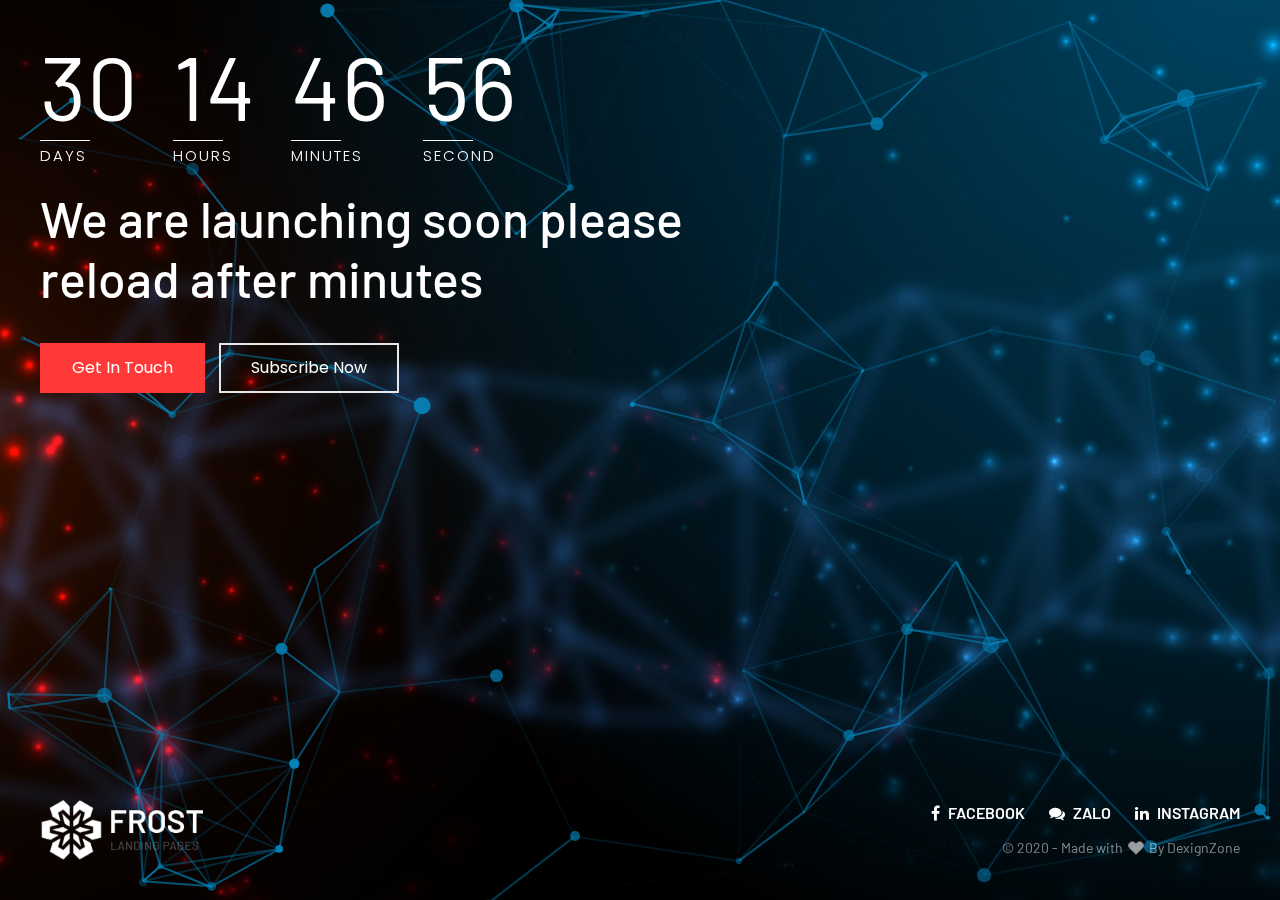
<file: eoe/index.html>
<!DOCTYPE html>
<html lang="en">
<head>
	<!-- META -->
	<meta charset="utf-8">
	<meta http-equiv="X-UA-Compatible" content="IE=edge">
	<meta name="keywords" content="" />
	<meta name="author" content="" />
	<meta name="robots" content="" />
	<meta name="description" content="Frost- Multipurpose Coming Soon" />
	<meta property="og:title" content="Frost- Multipurpose Coming Soon" />
	<meta property="og:description" content="Frost- Multipurpose Coming Soon" />
	<meta property="og:image" content="Frost- Multipurpose Coming Soon" />
	<meta name="format-detection" content="telephone=no">
	
	<!-- FAVICONS ICON -->
	<link rel="icon" href="images/favicon.ico" type="image/x-icon" />
	<link rel="shortcut icon" type="image/x-icon" href="images/favicon.png" />
	
	<!-- PAGE TITLE HERE -->
	<title>Frost- Multipurpose Coming Soon</title>

	<!-- MOBILE SPECIFIC -->
	<meta name="viewport" content="width=device-width, initial-scale=1.0, maximum-scale=1.0">
	
	<!--[if lt IE 9]>
	<script src="js/html5shiv.min.js"></script>
	<script src="js/respond.min.js"></script>
	<![endif]-->
	
	<!-- STYLESHEETS -->
	<link rel="stylesheet" type="text/css" href="css/plugins.css">
	<link rel="stylesheet" type="text/css" href="css/style.min.css">
	<link rel="stylesheet" type="text/css" href="css/templete.min.css">
	<link rel="stylesheet" type="text/css" class="skin" href="css/skin/skin-9.css">
	<link rel="stylesheet" type="text/css" href="css/jquery.localizationTool.css">
	<link href="https://fonts.googleapis.com/css?family=DM+Sans:400,400i,500,500i,700,700i&display=swap" rel="stylesheet">	
	
</head>
<body id="bg" class="font-poppins">
<div id="loading-area"><div></div></div>
<div class="page-wraper">
	<canvas class="site-nav-canvas" style="display: none;"></canvas>
    <!-- Content -->
	
        <!-- Side Nav -->
        <div class="about-sidebox"> 
			<a href="javascript:void(0)" class="closebtn bg-primary">×</a>
            <div class="about-section">
                <div class="contact-box">
					<div class="contact-form">
						<form method="post" class="dzForm dezPlaceAni" action="script/contact.php">
							<h6 class="title">Contact Us</h6>
							<div class="dzFormMsg"></div>
							<input type="hidden" value="Contact" name="dzToDo" >
							<div class="row">
								<div class="col-sm-6">
									<div class="form-group">
										<label>Full Name</label>
										<input name="dzName" type="text" required class="form-control ">
									</div>
								</div>
								<div class="col-sm-6">
									<div class="form-group">
										<label>Your Email Address</label>
										<input name="dzEmail" type="email" class="form-control" required >
									</div>
								</div>
								<div class="col-sm-12">
									<div class="form-group">
										<label>Your Message</label>
										<textarea name="Message" rows="4" class="form-control" required ></textarea>
									</div>
								</div>
								<div class="col-md-12">
									<button name="submit" type="submit" value="Submit" class="site-button gradient shadow button-lg black">Send Message</button>
								</div>
							</div>
						</form>
						<div class="map-box">
							<iframe src="https://www.google.com/maps/embed?pb=!1m18!1m12!1m3!1d3919.3048361176693!2d106.69736551379985!3d10.787948392313666!2m3!1f0!2f0!3f0!3m2!1i1024!2i768!4f13.1!3m3!1m2!1s0x31752f355c201871%3A0x3a44c73fb6f59f97!2zMjdCIE5ndXnhu4VuIMSQw6xuaCBDaGnhu4N1LCDEkGEgS2FvLCBRdeG6rW4gMSwgVGjDoG5oIHBo4buRIEjhu5MgQ2jDrSBNaW5oLCBWaWV0bmFt!5e0!3m2!1sfr!2s!4v1658744545485!5m2!1sfr!2s" width="600" height="450" style="border:0;" allowfullscreen="" loading="lazy" referrerpolicy="no-referrer-when-downgrade"></iframe>
						</div>
						<a href="#" class="site-button map-btn"><span>View Map</span><span>Close</span></a>
					</div>
					<div class="contact-info">
						<div class="col">
							<div>
								<h5 class="title">Location</h5>
								<p>27B Nguyễn Đình Chiểu, Đa Kao, Quận 1, Thành phố Hồ Chí Minh, Vietnam</p>
							</div>
						</div>
						<div class="col">
							<div>
								<h5 class="title">Email</h5>
								<a href="#">Thinh.nguyen@spiral.com.vn</a>
							</div>
						</div>
					</div>
				</div>
				<div class="gallery-area content scroll-off" style="background-image:url(images/background/bg1.jpg);">
					<div class="row lightgallery" id="masonry">
						<div class="col-md-6 col-6 card-container wow flipInX" data-wow-duration="0.80s" data-wow-delay="0.5s">
							<div class="gallery-box">
								<div class="gallery-media" data-exthumbimage="images/gallery/pic1.jpg" data-src="images/gallery/main-pic1.jpg" title="Title Come Here">
									<img src="images/gallery/pic1.jpg" alt=""/>
								</div>
							</div>
						</div>
						<div class="col-md-6 col-6 card-container">
							<div class="gallery-box">
								<div class="gallery-media check-km" data-exthumbimage="images/gallery/pic2.jpg" data-src="images/gallery/main-pic2.jpg" title="Title Come Here">
									<img src="images/gallery/pic2.jpg" alt=""/>
								</div>
							</div>
						</div>
						<div class="col-md-6 col-6 card-container">
							<div class="gallery-box">
								<div class="gallery-media check-km" data-exthumbimage="images/gallery/pic3.jpg" data-src="images/gallery/main-pic3.jpg" title="Title Come Here">
									<img src="images/gallery/pic3.jpg" alt=""/>
								</div>
							</div>
						</div>
						<div class="col-md-6 col-6 card-container">
							<div class="gallery-box">
								<div class="gallery-media check-km" data-exthumbimage="images/gallery/pic4.jpg" data-src="images/gallery/main-pic4.jpg" title="Title Come Here">
									<img src="images/gallery/pic4.jpg" alt=""/>
								</div>
							</div>
						</div>
						<div class="col-md-6 col-6 card-container">
							<div class="gallery-box">
								<div class="gallery-media check-km" data-exthumbimage="images/gallery/pic5.jpg" data-src="images/gallery/main-pic5.jpg" title="Title Come Here">
									<img src="images/gallery/pic5.jpg" alt=""/>
								</div>
							</div>
						</div>
						<div class="col-md-6 col-6 card-container">
							<div class="gallery-box">
								<div class="gallery-media check-km" data-exthumbimage="images/gallery/pic6.jpg" data-src="images/gallery/main-pic6.jpg" title="Title Come Here">
									<img src="images/gallery/pic6.jpg" alt=""/>
								</div>
							</div>
						</div>
						<div class="col-md-6 col-6 card-container">
							<div class="gallery-box">
								<div class="gallery-media check-km" data-exthumbimage="images/gallery/pic7.jpg" data-src="images/gallery/main-pic7.jpg" title="Title Come Here">
									<img src="images/gallery/pic7.jpg" alt=""/>
								</div>
							</div>
						</div>
						<div class="col-md-6 col-6 card-container">
							<div class="gallery-box">
								<div class="gallery-media check-km" data-exthumbimage="images/gallery/pic8.jpg" data-src="images/gallery/main-pic8.jpg" title="Title Come Here">
									<img src="images/gallery/pic8.jpg" alt=""/>
								</div>
							</div>
						</div>
					</div>
				</div>
            </div>
        </div>
        <!-- Side Nav End-->
        <!-- Coming Soon Contant -->
        <div class="dez-coming-soon style-9 wow fadeIn" id="particles-js" data-wow-duration="0.80s" data-wow-delay="0.50s" style="background-image:url(images/background/bg6.jpg)">
            <div class="clearfix dez-coming-bx">
				<div class="dez-content top-left center-md">
					<div class="logo wow fadeInUp bottom-left" data-wow-duration="1.5s" data-wow-delay="1.0s">
						<a href="index.html"><img src="images/logo9.png" alt=""></a>
					</div>
					<div class="countdown">
						<div class="date wow fadeInUp" data-wow-duration="1.5s" data-wow-delay="1.0s">
							<span class="days time"></span>
							<span>Days</span>
						</div>
						<div class="date wow fadeInUp" data-wow-duration="1.5s" data-wow-delay="1.3s">
							<span class="hours time"></span>
							<span>Hours</span>
						</div>
						<div class="date wow fadeInUp" data-wow-duration="1.5s" data-wow-delay="1.6s">
							<span class="mins time"></span>
							<span>Minutes</span>
						</div>
						<div class="date wow fadeInUp" data-wow-duration="1.5s" data-wow-delay="1.9s">
							<span class="secs time"></span>
							<span>Second</span>
						</div>
					</div>
					<h2 class="dez-title ml2 wow fadeInUp" data-wow-duration="1.5s" data-wow-delay="1.5s"><span>We are launching soon please </span><br/><span>reload after minutes</span></h2>
					<div class="dez-coming-btn wow fadeInUp" data-wow-duration="1.5s" data-wow-delay="2.2s">
						<a href="javascript:void(0);"  class="site-button openbtn button-lg m-r10">Get In Touch</a>
						<a href="javascript:void(0);" data-toggle="modal" data-target="#exampleModal" class="site-button button-lg outline white">Subscribe Now</a>
					</div>
				</div>
				<div class="text-right bottom-right">
					<ul class="dez-social-icon social-2">
						<li class="wow fadeInRight" data-wow-duration="1.5s" data-wow-delay="1.0s"><a href="https://www.facebook.com/phuocthinh.nguyen.923171"><i class="fa fa-facebook"></i><span>Facebook</span></a></li>
						<li class="wow fadeInRight" data-wow-duration="1.5s" data-wow-delay="1.3s"><a href="https://zalo.me/0523501944"><i class="fa fa-comments"></i><span>Zalo</span></a></li>
						<li class="wow fadeInRight" data-wow-duration="1.5s" data-wow-delay="1.6s"><a href="#"><i class="fa fa-linkedin"></i><span>Instagram</span></a></li>
					</ul>
					<p class="copyright-text wow fadeInUp" data-wow-duration="1.5s" data-wow-delay="2s"><span>© 2020 - Made with</span><span class="heart"><i></i></span>By <a href="#" class="made-by">DexignZone</a></p>
				</div>
            </div>
        </div>
        <!-- Coming Soon Contant -->
		<div class="modal fade subscribe-box" id="exampleModal" tabindex="-1" role="dialog" aria-labelledby="exampleModalLabel" aria-hidden="true">
			<div class="modal-dialog" role="document">
				<form action="script/mailchamp.php" class="dzSubscribe modal-content" method="post">
					<div class="modal-header">
						<img src="images/bell9.png" alt=""/>
						<h5 class="modal-title" id="exampleModalLabel">Subscribe Newsletter</h5>
						<p>Lorem ipsum dolor sit amet consectetur adipisicing elit sed eiusmod tempor incididunt labore dolore.</p>
						<button type="button" class="close" data-dismiss="modal" aria-label="Close">
							<span aria-hidden="true">&times;</span>
						</button>
					</div>
					<div class="modal-body">
						<div class="form-group">
							<input name="dzEmail" id="SubscribeInput" required="required" class="form-control radius-no" placeholder="Your Email Address" type="email">
							<div class="dzSubscribeMsg"></div>
						</div>
					</div>
					<div class="modal-footer">
						<button type="submit" class="site-button gradient button-lg shadow">Subscribe Now</button>
					</div>
				</form>
			</div>
		</div>
    <!-- Content END-->
</div>
<!-- JavaScript  files ========================================= -->
<script src="js/jquery.min.js"></script><!-- JQUERY.MIN JS -->
<script src="plugins/bootstrap/js/popper.min.js"></script><!-- POPPER.MIN JS -->
<script src="plugins/bootstrap/js/bootstrap.min.js"></script><!-- BOOTSTRAP.MIN JS -->
<script src="plugins/countdown/jquery.countdown.js"></script><!-- JQUERY COUNTDOWN -->
<script src="plugins/scroll/scrollbar.min.js"></script><!-- SCROLLBAR -->
<script src="plugins/imagesloaded/imagesloaded.js"></script><!-- IMAGESLOADED -->
<script src="plugins/masonry/masonry-3.1.4.js"></script><!-- MASONRY -->
<script src="plugins/masonry/masonry.filter.js"></script><!-- MASONRY -->
<script src="plugins/lightgallery/js/lightgallery-all.min.js"></script><!-- LIGHTGALLERY -->
<script src="plugins/particles/particles.js"></script><!-- PARTICLES JS  -->
<script src="plugins/particles/particles.app.js"></script><!-- PARTICLES JS  -->
<script src="js/jquery.localizationTool.js"></script><!-- localizationTool JS -->
<script src="js/translator.js"></script><!-- Translator JS -->
<script src="js/custom.min.js"></script><!-- CUSTOM FUCTIONS  -->
<script src="js/dz.ajax.js"></script><!-- CONTACT JS  -->
<script src="js/wow.js"></script><!-- WOW JS -->
<script src="plugins/anime/anime.min.js"></script><!-- CUSTOM FUCTIONS  -->
<script src="plugins/anime/app.js"></script><!-- CUSTOM FUCTIONS  -->
<script src='https://www.google.com/recaptcha/api.js'></script> <!-- Google API For Recaptcha  -->
<div class="site-nav-overlay js-nav" style="opacity: 0;"></div>
</body>
</html>
</file>
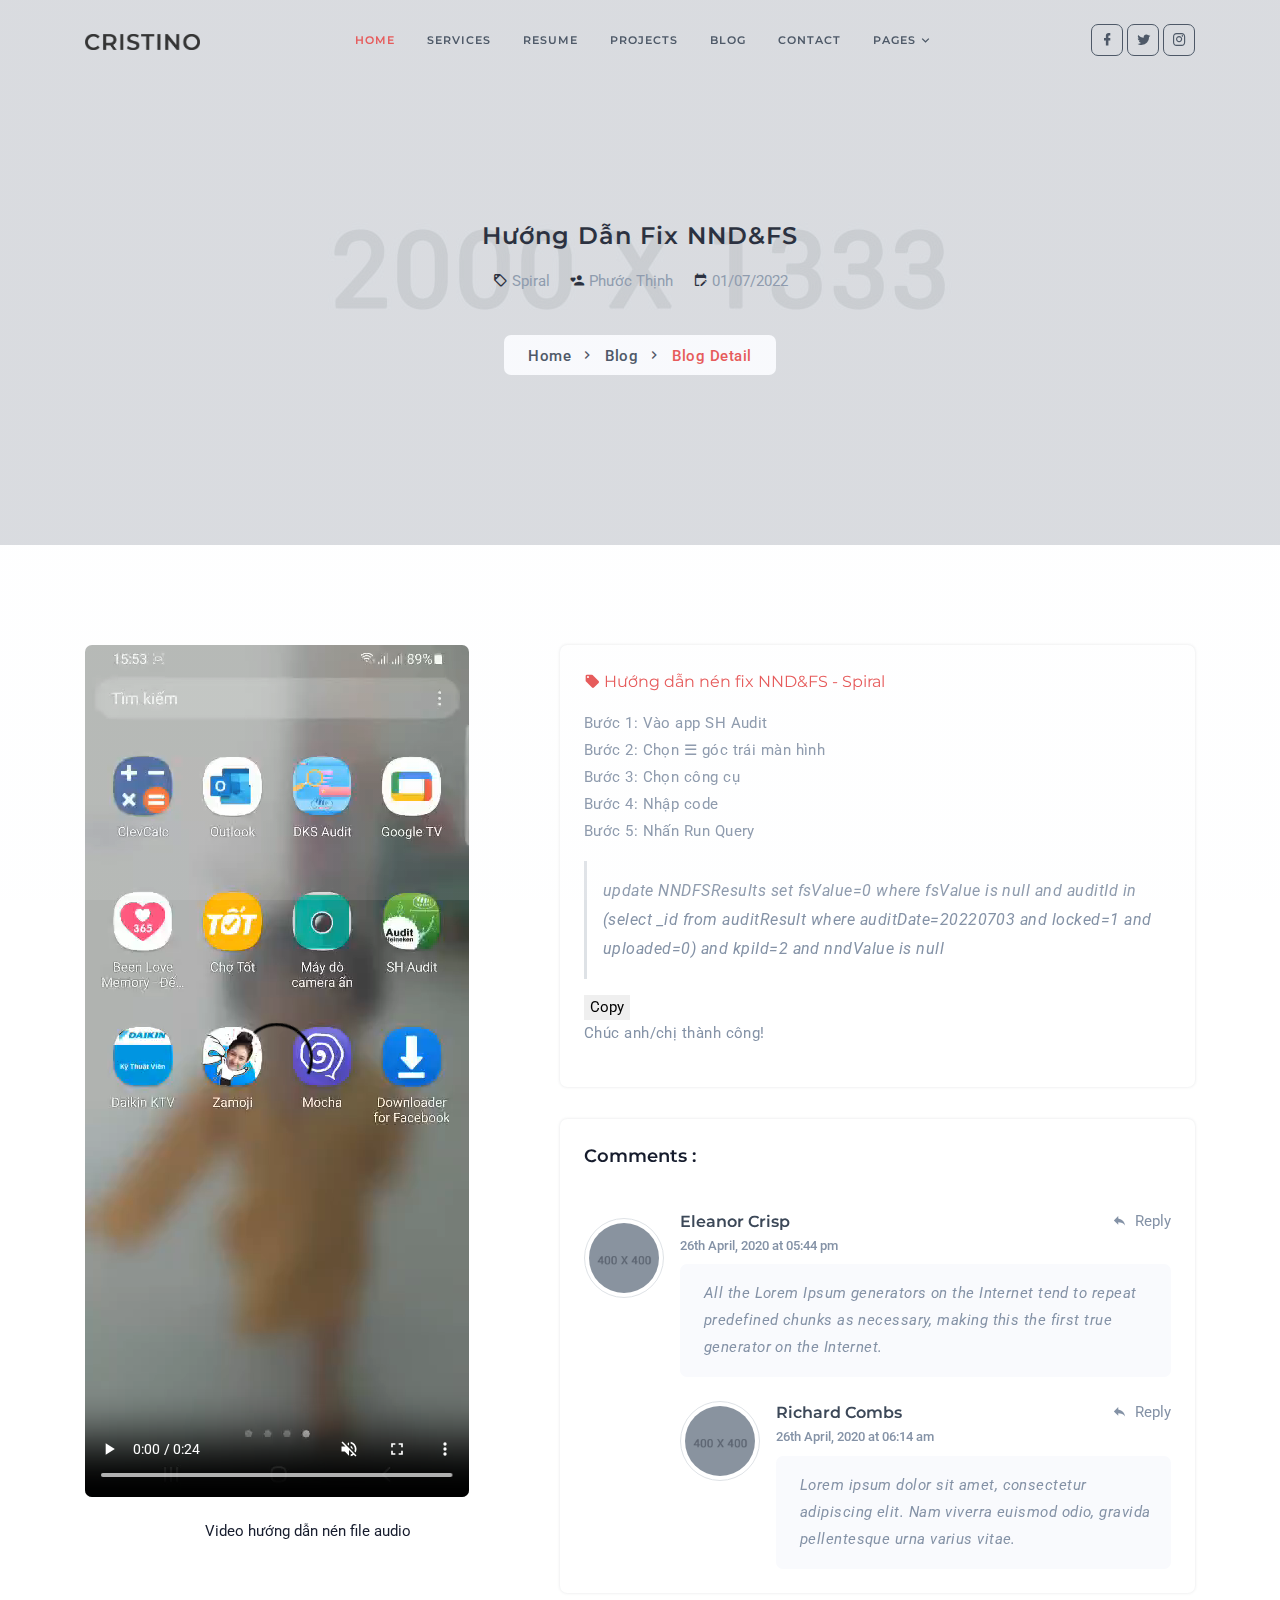
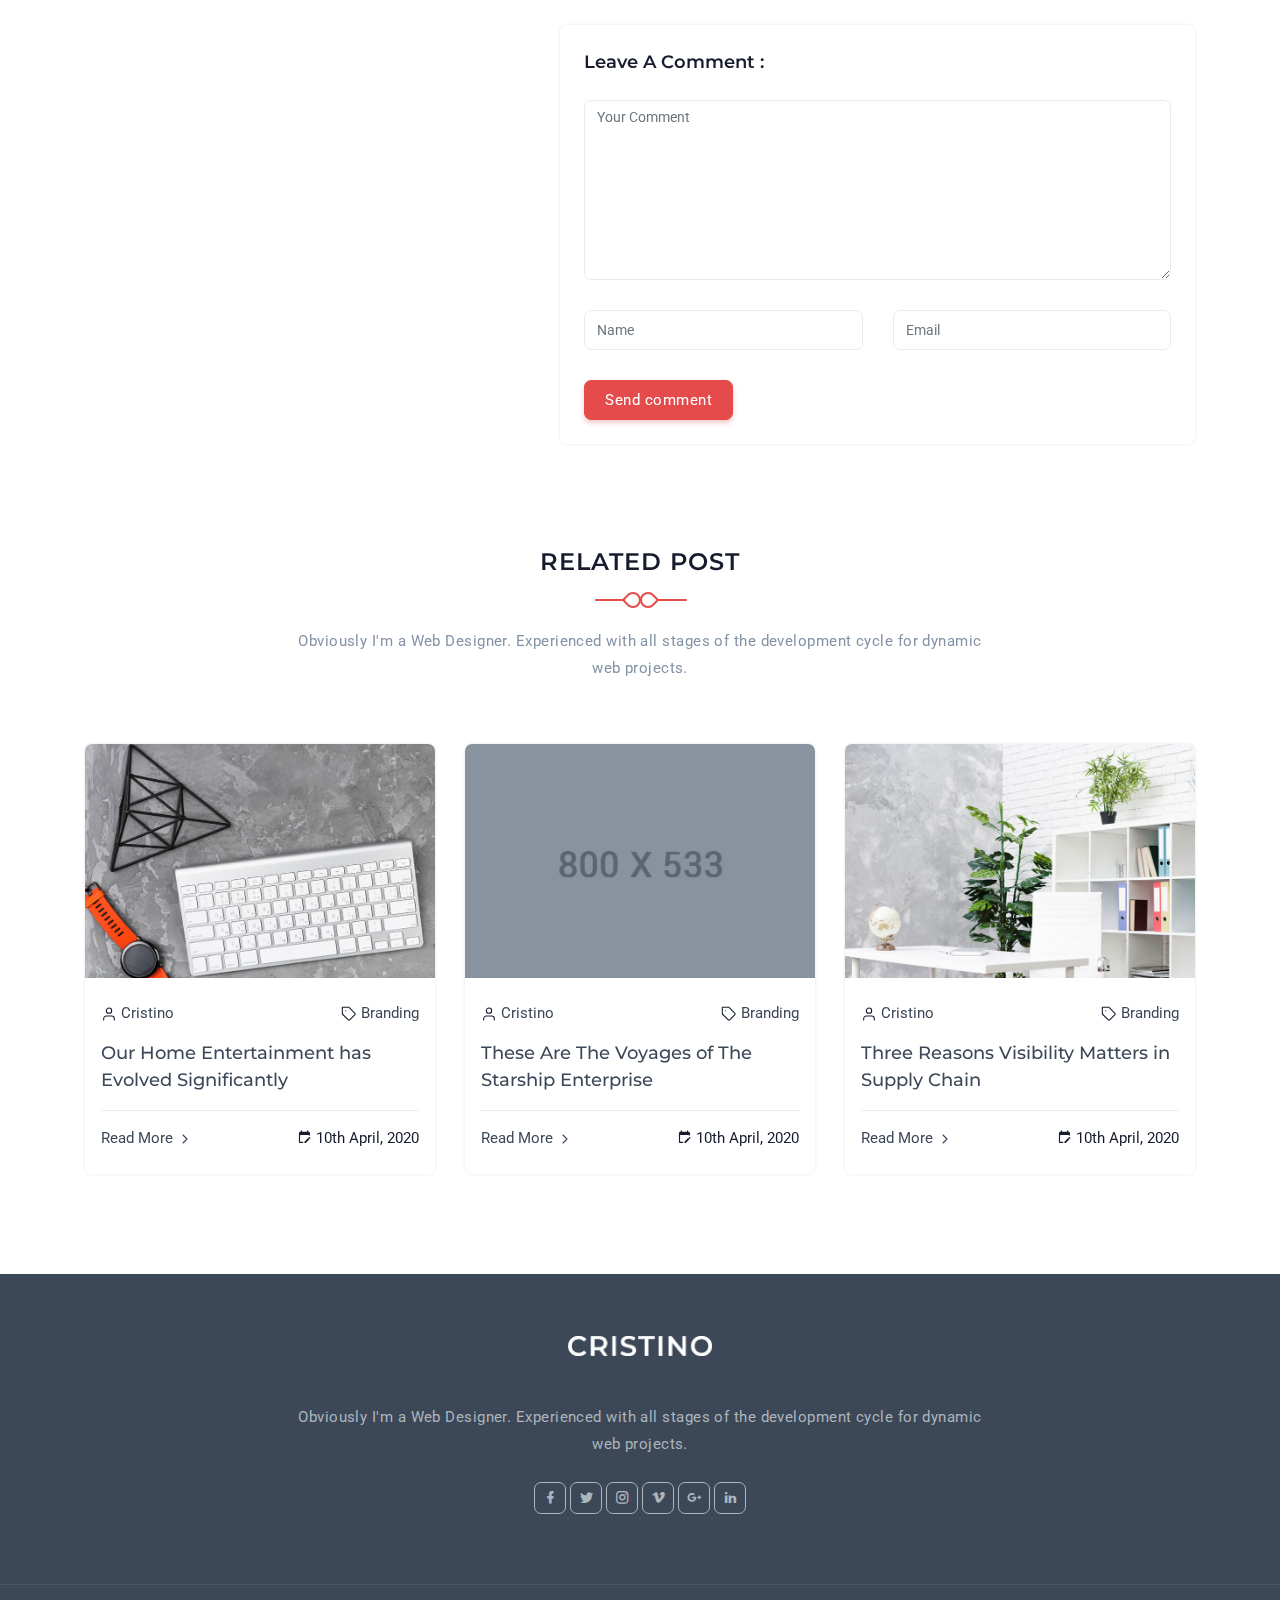
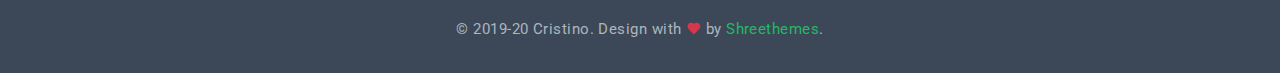
<file: fix-nndfs-eoe.html>
<!DOCTYPE html>
    <html lang="en">

    <head>
        <meta charset="utf-8" />
        <title>Nguyễn Phước Thịnh</title>
        <meta name="viewport" content="width=device-width, initial-scale=1.0">
        <meta name="description" content="Nguyễn Phước Thịnh" />
        <meta name="keywords" content="Template by NPT" />
        <meta content="Shreethemes" name="NPT" />
        <!-- favicon -->
        <link rel="shortcut icon" href="images/logonpt.jpg">
        <!-- Bootstrap -->
        <link href="css/bootstrap.min.css" rel="stylesheet" type="text/css" />
        <!-- Magnific -->
        <link href="css/magnific-popup.css" rel="stylesheet" type="text/css" />
        <!-- Icon -->
        <link href="css/materialdesignicons.min.css" rel="stylesheet" type="text/css" />
                  
        <!-- SLICK SLIDER -->
        <link rel="stylesheet" href="css/owl.carousel.min.css"/> 
        <link rel="stylesheet" href="css/owl.theme.css"/> 
        <link rel="stylesheet" href="css/owl.transitions.css"/>    
        <!-- Custom Css -->
        <link href="css/style.css" rel="stylesheet" type="text/css" id="theme-opt" />
        <link href="css/colors/default.css" rel="stylesheet" id="color-opt">
        <div id="fb-root"></div>
        <script async defer crossorigin="anonymous" src="https://connect.facebook.net/vi_VN/sdk.js#xfbml=1&version=v14.0" nonce="DZsTT1at"></script>

    </head>

    <body>
        <!-- Loader -->
        <div id="preloader">
            <div id="status">
                <div class="logo">
                    <img src="images/logo.png" height="20" class="d-block mx-auto" alt="">
                </div>
                <div class="spinner">
                    <div class="bounce1"></div>
                    <div class="bounce2"></div>
                    <div class="bounce3"></div>
                </div>
            </div>
        </div>
        <!-- Loader -->
        
        <!-- Navbar Start -->
        <nav class="navbar navbar-expand-lg fixed-top navbar-custom navbar-light sticky">
    		<div class="container">
			    <a class="navbar-brand" href="index.html">
                    <img src="images/logo.png" height="16" alt="">
                </a>
			    <button class="navbar-toggler" type="button" data-toggle="collapse" data-target="#navbarCollapse" aria-controls="navbarCollapse" aria-expanded="false" aria-label="Toggle navigation">
			        <span data-feather="menu" class="fea icon-md"></span>
			    </button><!--end button-->

			    <div class="collapse navbar-collapse" id="navbarCollapse">
			        <ul class="navbar-nav navbar-nav-link mx-auto">
			            <li class="nav-item active">
			                <a class="nav-link" href="index.html">Home</a>
                        </li><!--end nav item-->
			            <li class="nav-item">
			                <a class="nav-link" href="index.html#services">Services</a>
			            </li><!--end nav item-->
                        <li class="nav-item">
			                <a class="nav-link" href="index.html#resume">Resume</a>
			            </li><!--end nav item-->
			            <li class="nav-item">
			                <a class="nav-link" href="index.html#projects">Projects</a>
                        </li><!--end nav item-->
			            <li class="nav-item">
			                <a class="nav-link" href="index.html#news">Blog</a>
			            </li><!--end nav item-->
			            <li class="nav-item">
			                <a class="nav-link" href="index.html#contact">Contact</a>
                        </li><!--end nav item-->
                        <li class="nav-item dropdown">
                            <a class="nav-link dropdown-toggle" href="javascript:void(0)" id="navbarDropdown" role="button"
                                data-toggle="dropdown" aria-haspopup="true" aria-expanded="false">Pages
                            </a>
                            <div class="dropdown-menu rounded m-0" aria-labelledby="navbarDropdown">
                                <div class="container mx-0 mx-md-0">
                                    <div class="row">
                                        <div class="col-md-12">
                                            <a class="dropdown-item" href="page-blog.html">Blog</a>
                                            <a class="dropdown-item" href="page-blog-detail.html">Blog Detail</a>
                                            <a class="dropdown-item" href="page-portfolio.html">Portfolio</a>
                                            <a class="dropdown-item" href="page-portfolio-detail.html">Portfolio Detail</a>
                                        </div><!--end col-->
                                    </div><!--end row-->
                                </div><!--end container-->
                            </div>
                        </li><!--end nav item-->
                    </ul>

                    <ul class="list-unstyled mb-0 mt-2 mt-sm-0 social-icon">
                        <li class="list-inline-item"><a href="javascript:void(0)"><i class="mdi mdi-facebook"></i></a></li>
                        <li class="list-inline-item"><a href="javascript:void(0)"><i class="mdi mdi-twitter"></i></a></li>
                        <li class="list-inline-item"><a href="javascript:void(0)"><i class="mdi mdi-instagram"></i></a></li>
                    </ul>
                </div> 
		    </div><!--end container-->
		</nav><!--end navbar-->
        <!-- Navbar End -->

        <!-- Home Start -->
        <section class="bg-half d-table w-100" style="background: url('images/home/bg-pages.jpg')center center;">
            <div class="bg-overlay bg-overlay-white"></div>
            <div class="container">
                <div class="row mt-5 justify-content-center">
                    <div class="col-lg-12 text-center">
                        <div class="page-next-level">
                            <h4 class="title">Hướng Dẫn Fix NND&FS </h4>
                            <ul class="list-unstyled mt-3">
                                <li class="list-inline-item mr-3"><i class="mdi mdi-tag-outline mr-1"></i><a href="javascript:void(0)" class="text-muted">Spiral</a></li>
                                <li class="list-inline-item mr-3"><i class="mdi mdi-account-heart mr-1"></i><a href="javascript:void(0)" class="text-muted">Phước Thịnh</a></li>
                                <li class="list-inline-item"><i class="mdi mdi-calendar-edit mr-1"></i><span class="text-muted">01/07/2022</span> </li>
                            </ul>
                            <ul class="page-next bg-light d-inline-block py-2 px-4 mt-3 rounded mb-0">
                                <li><a href="index.html" class="text-dark">Home</a></li>
                                <li><a href="page-blog.html" class="text-dark">Blog</a></li> 
                                <li>
                                    <span class="text-primary"> Blog Detail</span> 
                                </li> 
                            </ul>
                        </div>
                    </div>  <!--end col-->
                </div><!--end row-->
            </div> <!--end container-->
        </section><!--end section-->
        <!-- Home End -->

        <!-- Blog STart -->
        <section class="section">
            <div class="container">
                <div class="row">
                    <div class="col-lg-5 col-md-4" id="huongdan">
                        <div class="sticky-sidebar">
                            <video src="video/huongdanfixnndfs.mp4"
                                type="video/mp4" muted class="vid img-fluid rounded d-block" controls>
                            </video>
                            <br>
                            <div class="work-content text-center">
                                <h8>Video hướng dẫn nén file audio</h8>
                            </div>
                        </div>
                    </div>
                    <!-- BLog Start -->
                    <div class="col-lg-7 col-md-8 mt-4 mt-sm-0 pt-2 pt-sm-0">
                        <div class="blog position-relative overflow-hidden shadow rounded">
                            <div class="content p-4">
                                <h6 class="font-weight-normal"><i class="mdi mdi-tag text-primary mr-1"></i><a href="javscript:void(0)" class="text-primary" >Hướng dẫn nén fix NND&FS - Spiral</a></h6>
                                <p class="text-muted mt-3">Bước 1: Vào app SH Audit <br> Bước 2: Chọn &#9776; góc trái màn hình <br> Bước 3: Chọn công cụ <br>Bước 4: Nhập code <br> Bước 5: Nhấn Run Query 
                                <blockquote class="blockquote mt-3 p-3">
                                    <p class="text-muted mb-0 font-italic">update NNDFSResults set fsValue=0
                                        where fsValue is null and auditId in (select _id from auditResult where auditDate=20220703 and locked=1 and uploaded=0)
                                        and kpiId=2 and nndValue is null</p>
                                </blockquote>
                                <button onclick="copy('update NNDFSResults set fsValue=0 where fsValue is null and auditId in (select _id from auditResult where auditDate=20220703 and locked=1 and uploaded=0) and kpiId=2 and nndValue is null')">Copy</button>
                                <p class="text-muted">Chúc anh/chị thành công!</p>
                                <div class="post-meta mt-3">
                                    <!--button share facebook-->
                                    <div class="fb-like" data-href="https://thinhspiral.github.io/nen-file-audio-eoe.html" data-width="" data-layout="standard" data-action="like" data-size="small" data-share="true"></div>
                                    <!--end share facebook-->
                                </div>
                            </div>
                        </div>
                        <div class="mt-4 pt-2 comment-area ">
                            <div class="p-4 shadow rounded">
                                <h5 class="page-title pb-3">Comments :</h5>
                                <ul class="media-list list-unstyled mb-0">
                                    <li class="media mt-4">
                                        <a class="float-left pr-3 mt-2" href="#">
                                            <img class="img-fluid d-block mx-auto img-thumbnail rounded-circle" src="images/client/03.jpg" alt="img">
                                        </a>

                                        <div class="media-body">
                                            <a href="#" class="float-right text-muted"><i class="mdi mdi-reply"></i>&nbsp; Reply</a>
                                            <h6 class="media-heading mb-0"><a href="javascript:void(0)" class="text-dark">Eleanor Crisp</a></h6>
                                            <small class="text-muted">26th April, 2020 at 05:44 pm</small>
                                            <p class="mt-2 bg-light font-italic media-para text-muted rounded pt-3 pb-3 pl-4 pr-3 mb-0">All the Lorem Ipsum generators on the Internet tend to repeat predefined chunks as necessary, making this the first true generator on the Internet.</p>
                                            
                                            <div class="media sub_media mt-4">
                                                <a class="float-left pr-3" href="#">
                                                    <img class="img-fluid d-block mx-auto img-thumbnail rounded-circle" src="images/client/04.jpg" alt="img">
                                                </a>
                                                <div class="media-body">
                                                    <a href="#" class="float-right text-muted"><i class="mdi mdi-reply"></i>&nbsp; Reply</a>
                                                    <h6 class="media-heading mb-0"><a href="javascript:void(0)" class="text-dark">Richard Combs</a></h6>
                                                    <small class="text-muted">26th April, 2020 at 06:14 am</small>
                                                    <p class="mt-2 bg-light font-italic media-para text-muted rounded pt-3 pb-3 pl-4 pr-3 mb-0">Lorem ipsum dolor sit amet, consectetur adipiscing elit. Nam viverra euismod odio, gravida pellentesque urna varius vitae.</p>
                                                </div>
                                            </div>
                                        </div>
                                    </li>
                                </ul>
                            </div>
                        </div>
                        <div class="mt-4 pt-2">
                            <div class="p-4 shadow rounded">
                                <h5 class="page-title pb-3">Leave A Comment :</h5>
                                <form>
                                    <div class="row">
                                        <div class="col-md-12">
                                            <div class="form-group">
                                                <textarea id="message" placeholder="Your Comment" rows="5" name="message" class="form-control border rounded" required=""></textarea>
                                            </div>
                                        </div><!--end col-->

                                        <div class="col-md-6">
                                            <div class="form-group">
                                                <input id="name" name="name" type="text" placeholder="Name" class="form-control border rounded" required="">
                                            </div>
                                        </div><!--end col-->

                                        <div class="col-md-6">
                                            <div class="form-group">
                                                <input id="email" type="email" placeholder="Email" name="email" class="form-control border rounded" required="">
                                            </div>
                                        </div><!--end col-->

                                        <div class="col-md-12">
                                            <div class="send">
                                            <button type="submit" class="btn btn-primary rounded" onclick="myFunction()" >Send comment</button>
                                            </div>
                                        </div><!--end col-->
                                    </div><!--end row-->
                                </form><!--end form-->
                            </div>
                        </div>
                    </div>
                    <!-- BLog End -->
                </div><!--end row-->
            </div><!--end container-->

            <div class="container mt-100 mt-60">
                <div class="row justify-content-center">
                    <div class="col-12 text-center">
                        <div class="section-title">
                            <div class="titles">
                                <h4 class="title title-line text-uppercase mb-4 pb-4">Related Post</h4>
                                <span></span>
                            </div>
                            <p class="text-muted mx-auto para-desc mb-0">Obviously I'm a Web Designer. Experienced with all stages of the development cycle for dynamic web projects.</p>
                        </div>
                    </div><!--end col-->
                </div><!--end row-->

                <div class="row">
                    <div class="col-lg-4 col-md-6 col-12 mt-4 pt-2">
                        <div class="blog-post rounded shadow">
                            <img src="images/blog/01.jpg" class="img-fluid rounded-top" alt="">
                            <div class="content pt-4 pb-4 p-3">
                                <ul class="list-unstyled d-flex justify-content-between post-meta">
                                            <li><i data-feather="user" class="fea icon-sm mr-1"></i><a href="javascript:void(0)" class="text-dark">Cristino</a></li> 
                                            <li><i data-feather="tag" class="fea icon-sm mr-1"></i><a href="javascript:void(0)" class="text-dark">Branding</a></li>                                    
                                        </ul>  
                                <h5 class="mb-3"><a href="page-blog-detail.html" class="title text-dark">Our Home Entertainment has Evolved Significantly</a></h5> 
                                <ul class="list-unstyled mb-0 pt-3 border-top d-flex justify-content-between">
                                    <li><a href="javascript:void(0)" class="text-dark">Read More <i data-feather="chevron-right" class="fea icon-sm"></i></a></li>
                                    <li><i class="mdi mdi-calendar-edit mr-1"></i>10th April, 2020</li>
                                </ul>
                            </div><!--end content-->
                        </div><!--end blog post-->
                    </div><!--end col-->

                    <div class="col-lg-4 col-md-6 col-12 mt-4 pt-2">
                        <div class="blog-post rounded shadow">
                            <img src="images/blog/02.jpg" class="img-fluid rounded-top" alt="">
                            <div class="content pt-4 pb-4 p-3">
                                <ul class="list-unstyled d-flex justify-content-between post-meta">
                                            <li><i data-feather="user" class="fea icon-sm mr-1"></i><a href="javascript:void(0)" class="text-dark">Cristino</a></li> 
                                            <li><i data-feather="tag" class="fea icon-sm mr-1"></i><a href="javascript:void(0)" class="text-dark">Branding</a></li>                                    
                                        </ul> 
                                <h5 class="mb-3"><a href="page-blog-detail.html" class="title text-dark">These Are The Voyages of The Starship Enterprise</a></h5>
                                <ul class="list-unstyled mb-0 pt-3 border-top d-flex justify-content-between">
                                    <li><a href="javascript:void(0)" class="text-dark">Read More <i data-feather="chevron-right" class="fea icon-sm"></i></a></li>
                                    <li><i class="mdi mdi-calendar-edit mr-1"></i>10th April, 2020</li>
                                </ul>
                            </div><!--end content-->
                        </div><!--end blog post-->
                    </div><!--end col-->

                    <div class="col-lg-4 col-md-6 col-12 mt-4 pt-2">
                        <div class="blog-post rounded shadow">
                            <img src="images/blog/03.jpg" class="img-fluid rounded-top" alt="">
                            <div class="content pt-4 pb-4 p-3">
                                <ul class="list-unstyled d-flex justify-content-between post-meta">
                                            <li><i data-feather="user" class="fea icon-sm mr-1"></i><a href="javascript:void(0)" class="text-dark">Cristino</a></li> 
                                            <li><i data-feather="tag" class="fea icon-sm mr-1"></i><a href="javascript:void(0)" class="text-dark">Branding</a></li>                                    
                                        </ul> 
                                <h5 class="mb-3"><a href="page-blog-detail.html" class="title text-dark">Three Reasons Visibility Matters in Supply Chain</a></h5>
                                <ul class="list-unstyled mb-0 pt-3 border-top d-flex justify-content-between">
                                    <li><a href="javascript:void(0)" class="text-dark">Read More <i data-feather="chevron-right" class="fea icon-sm"></i></a></li>
                                    <li><i class="mdi mdi-calendar-edit mr-1"></i>10th April, 2020</li>
                                </ul>
                            </div><!--end content-->
                        </div><!--end blog post-->
                    </div><!--end col-->
                </div><!--end row-->
            </div><!--end container-->
        </section>
        <!-- Blog -->

        <!-- Footer Start -->
        <footer class="footer bg-dark">
            <div class="container">
                <div class="row justify-content-center">
                    <div class="col-12 text-center">
                        <a href="#"><img src="images/logo-light.png" height="20" alt=""></a>
                        <p class="para-desc mx-auto mt-5">Obviously I'm a Web Designer. Experienced with all stages of the development cycle for dynamic web projects.</p>
                        <ul class="list-unstyled mb-0 mt-4 social-icon">
                            <li class="list-inline-item"><a href="javascript:void(0)"><i class="mdi mdi-facebook"></i></a></li>
                            <li class="list-inline-item"><a href="javascript:void(0)"><i class="mdi mdi-twitter"></i></a></li>
                            <li class="list-inline-item"><a href="javascript:void(0)"><i class="mdi mdi-instagram"></i></a></li>
                            <li class="list-inline-item"><a href="javascript:void(0)"><i class="mdi mdi-vimeo"></i></a></li>
                            <li class="list-inline-item"><a href="javascript:void(0)"><i class="mdi mdi-google-plus"></i></a></li>
                            <li class="list-inline-item"><a href="javascript:void(0)"><i class="mdi mdi-linkedin"></i></a></li>
                        </ul>
                    </div><!--end col-->
                </div><!--end row-->
            </div><!--end container-->
        </footer><!--end footer-->
        <footer class="footer footer-bar bg-dark">
            <div class="container text-foot text-center">
                <p class="mb-0">© 2019-20 Cristino. Design with <i class="mdi mdi-heart text-danger"></i> by <a href="http://www.shreethemes.in" target="_blank" class="text-success">Shreethemes</a>.</p>
            </div><!--end container-->
        </footer><!--end footer-->
        <!-- Footer End -->
        
        <!-- Back to top -->
        <a href="#" class="back-to-top rounded text-center" id="back-to-top"> 
            <i class="mdi mdi-chevron-up d-block"> </i> 
        </a>
        <!-- Back to top -->

        <!-- javascript -->
        <script src="js/jquery.min.js"></script>
        <script src="js/bootstrap.bundle.min.js"></script>
        <script src="js/jquery.easing.min.js"></script>
        <script src="js/scrollspy.min.js"></script>
        <!-- SLIDER -->
        <script src="js/owl.carousel.min.js "></script>
        <!-- Magnific Popup -->
        <script src="js/jquery.magnific-popup.min.js"></script>
        <script src="js/isotope.js"></script>
        <script src="js/portfolio-filter.js"></script> 
        <script src="js/magnific.init.js"></script> 
        <!-- Feather icon -->
        <script src="js/feather.min.js"></script>
        <!-- Main Js -->
        <script src="js/app.js"></script>
        <!--auto play video-->
        <script>
            // Listening to the video element
            let clip = document.querySelector(".vid")
      
            /* Adding the event listeners on the video to play/pause the video. */
            clip.addEventListener("mouseover", function (e) {
               clip.play();
            })
      
            /* Applying the mouse out event to pause the video */
            clip.addEventListener("mouseout", function (e) {
               clip.pause();
            })
        </script>
        <script>
            function myFunction() {
              alert("Tính năng đang update. Xin vui lòng thử lại!!");
            }
        </script>
        <!--button copy-->
        <script>
            function copy(text) {
              document.body.insertAdjacentHTML("beforeend","<div id=\"copy\" contenteditable>"+text+"</div>")
              document.getElementById("copy").focus();
              document.execCommand("selectAll");
              document.execCommand("copy");
              document.getElementById("copy").remove();
              alert("Đã coppy");
              window.location="#huongdan";
            }
        </script>
    </body>

</html>
</file>
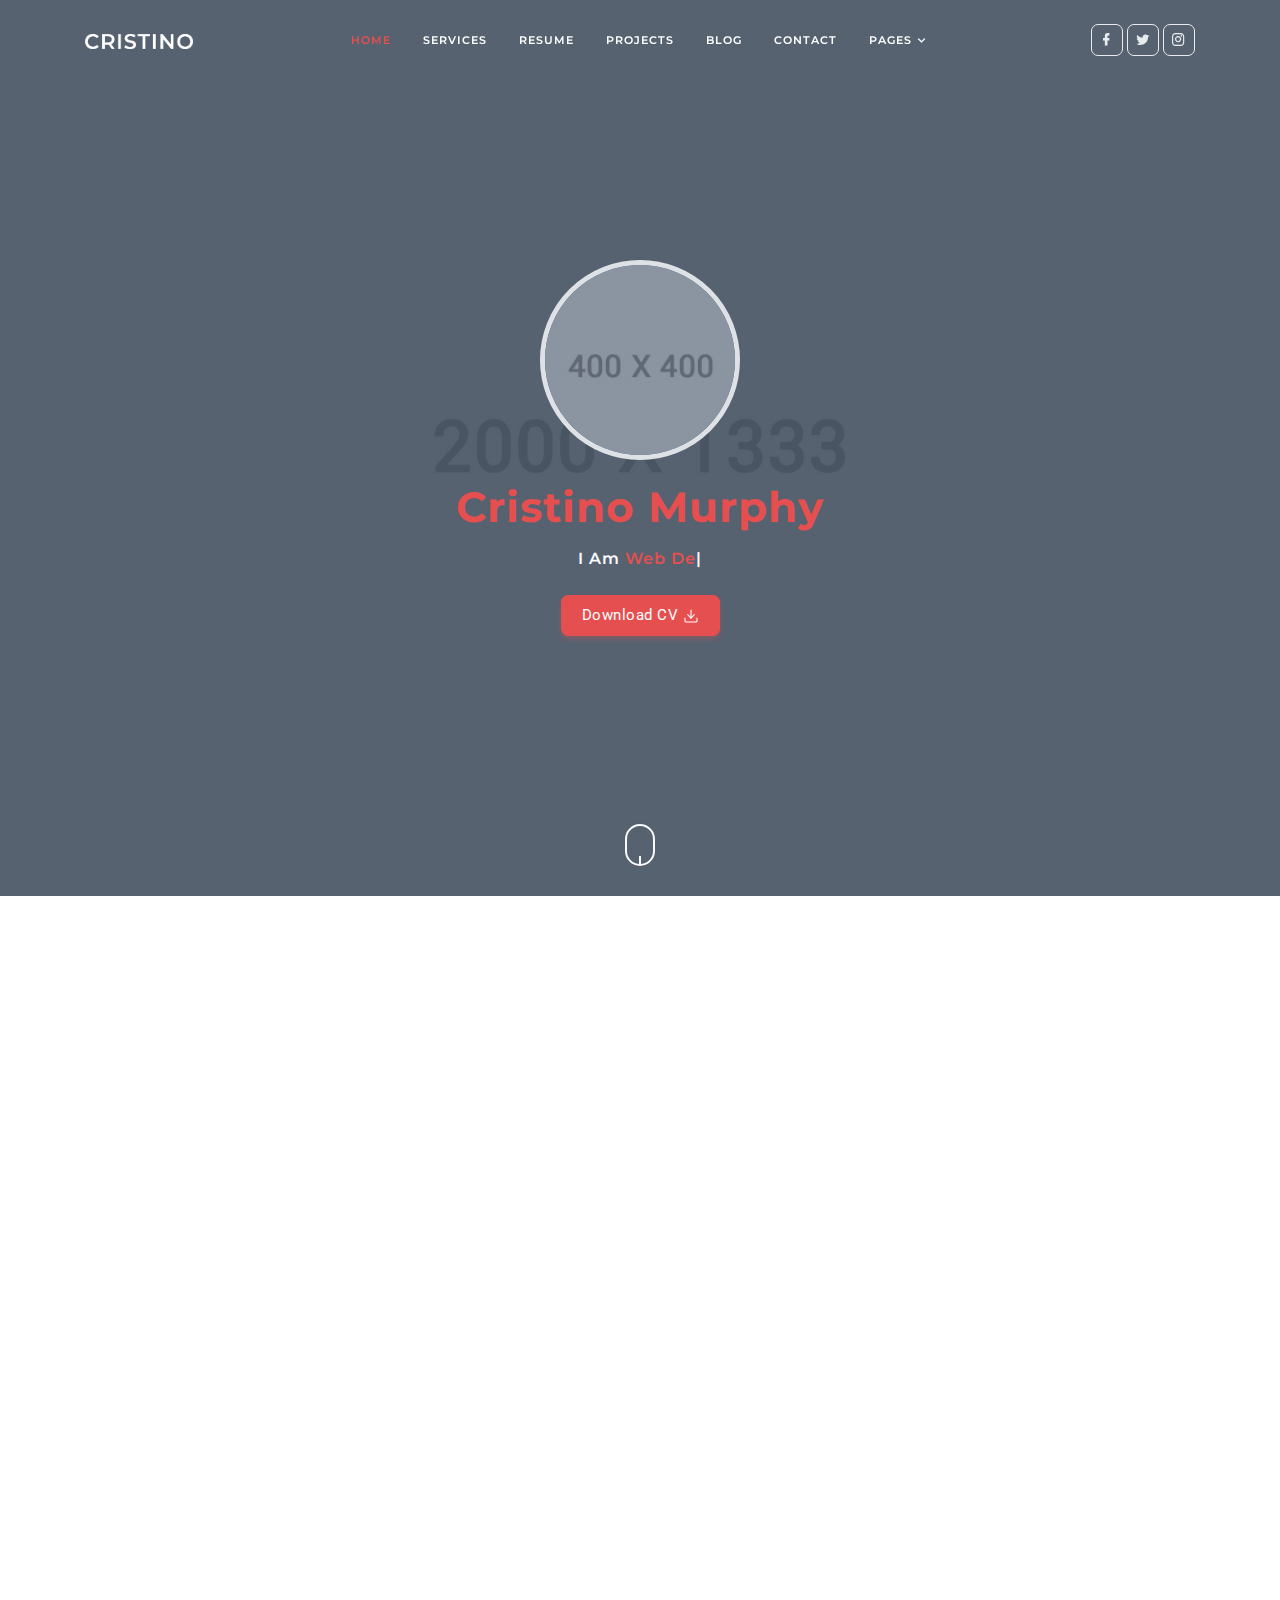
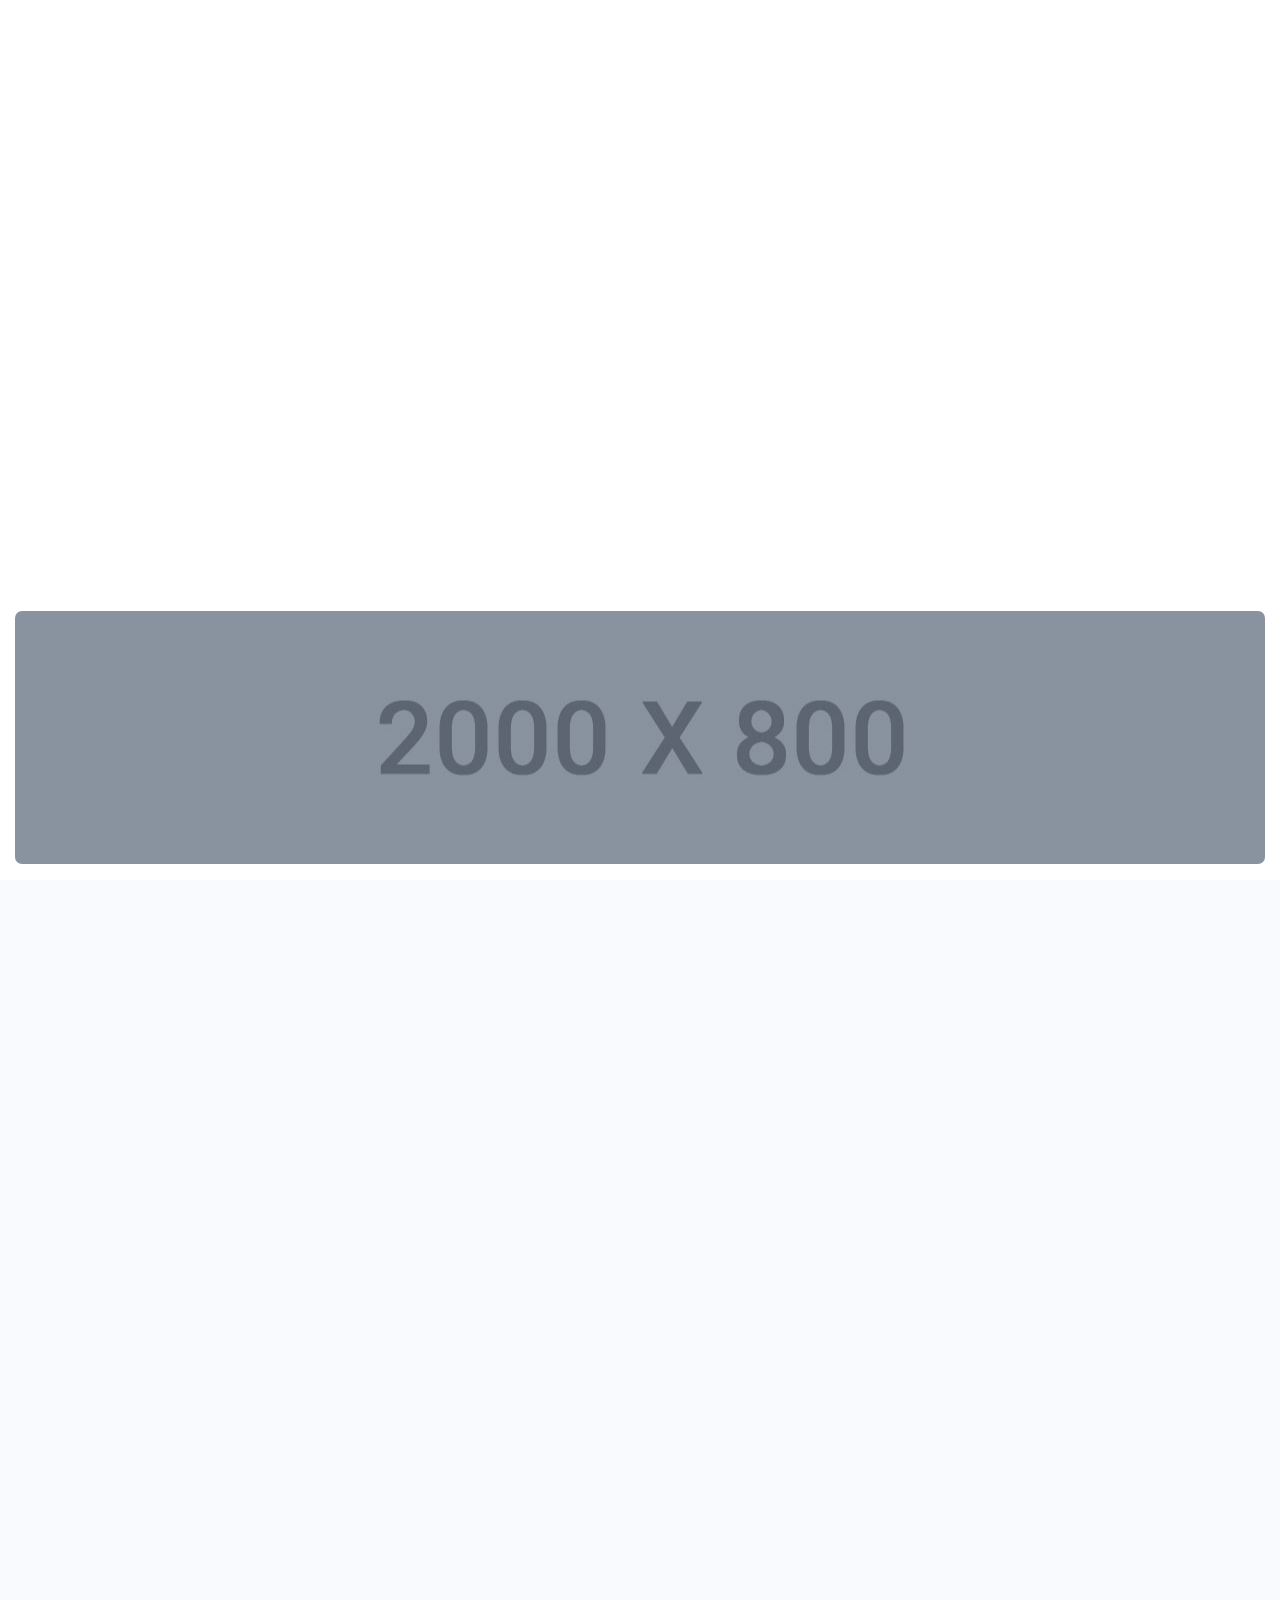
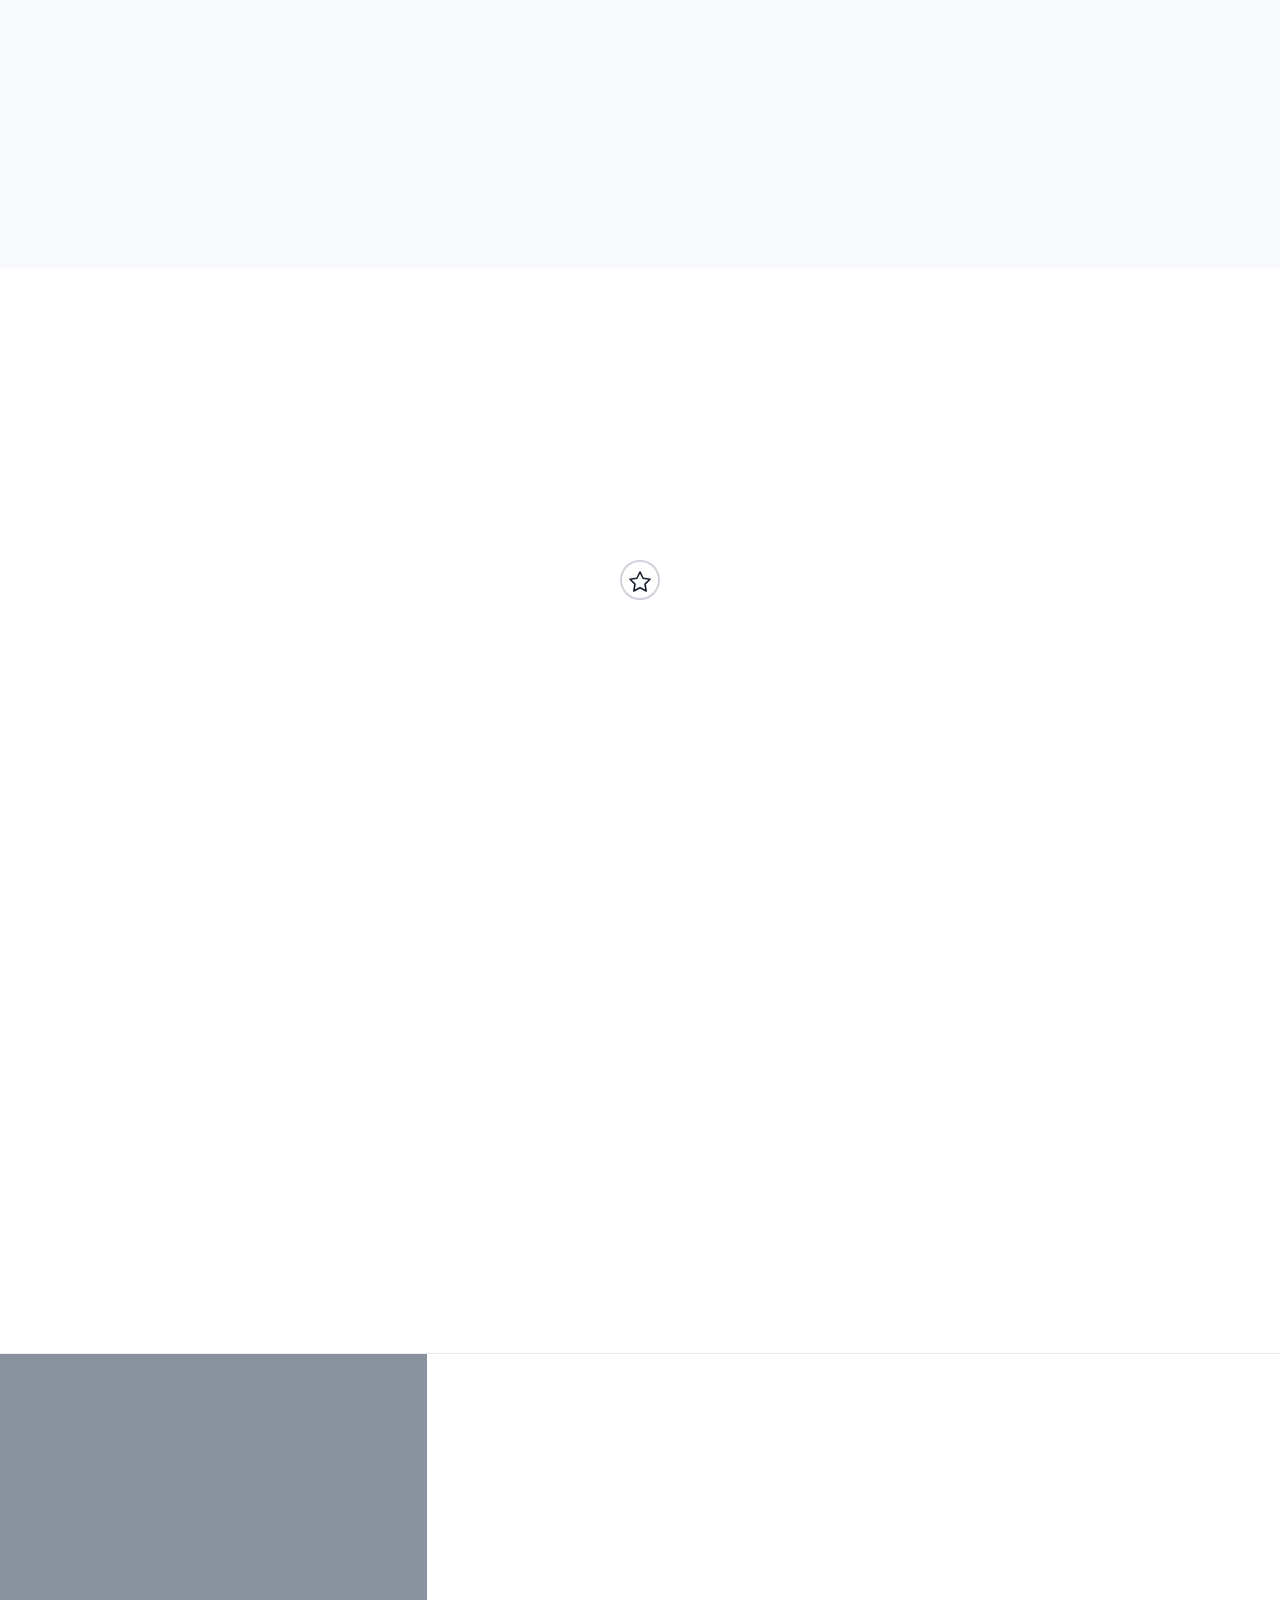
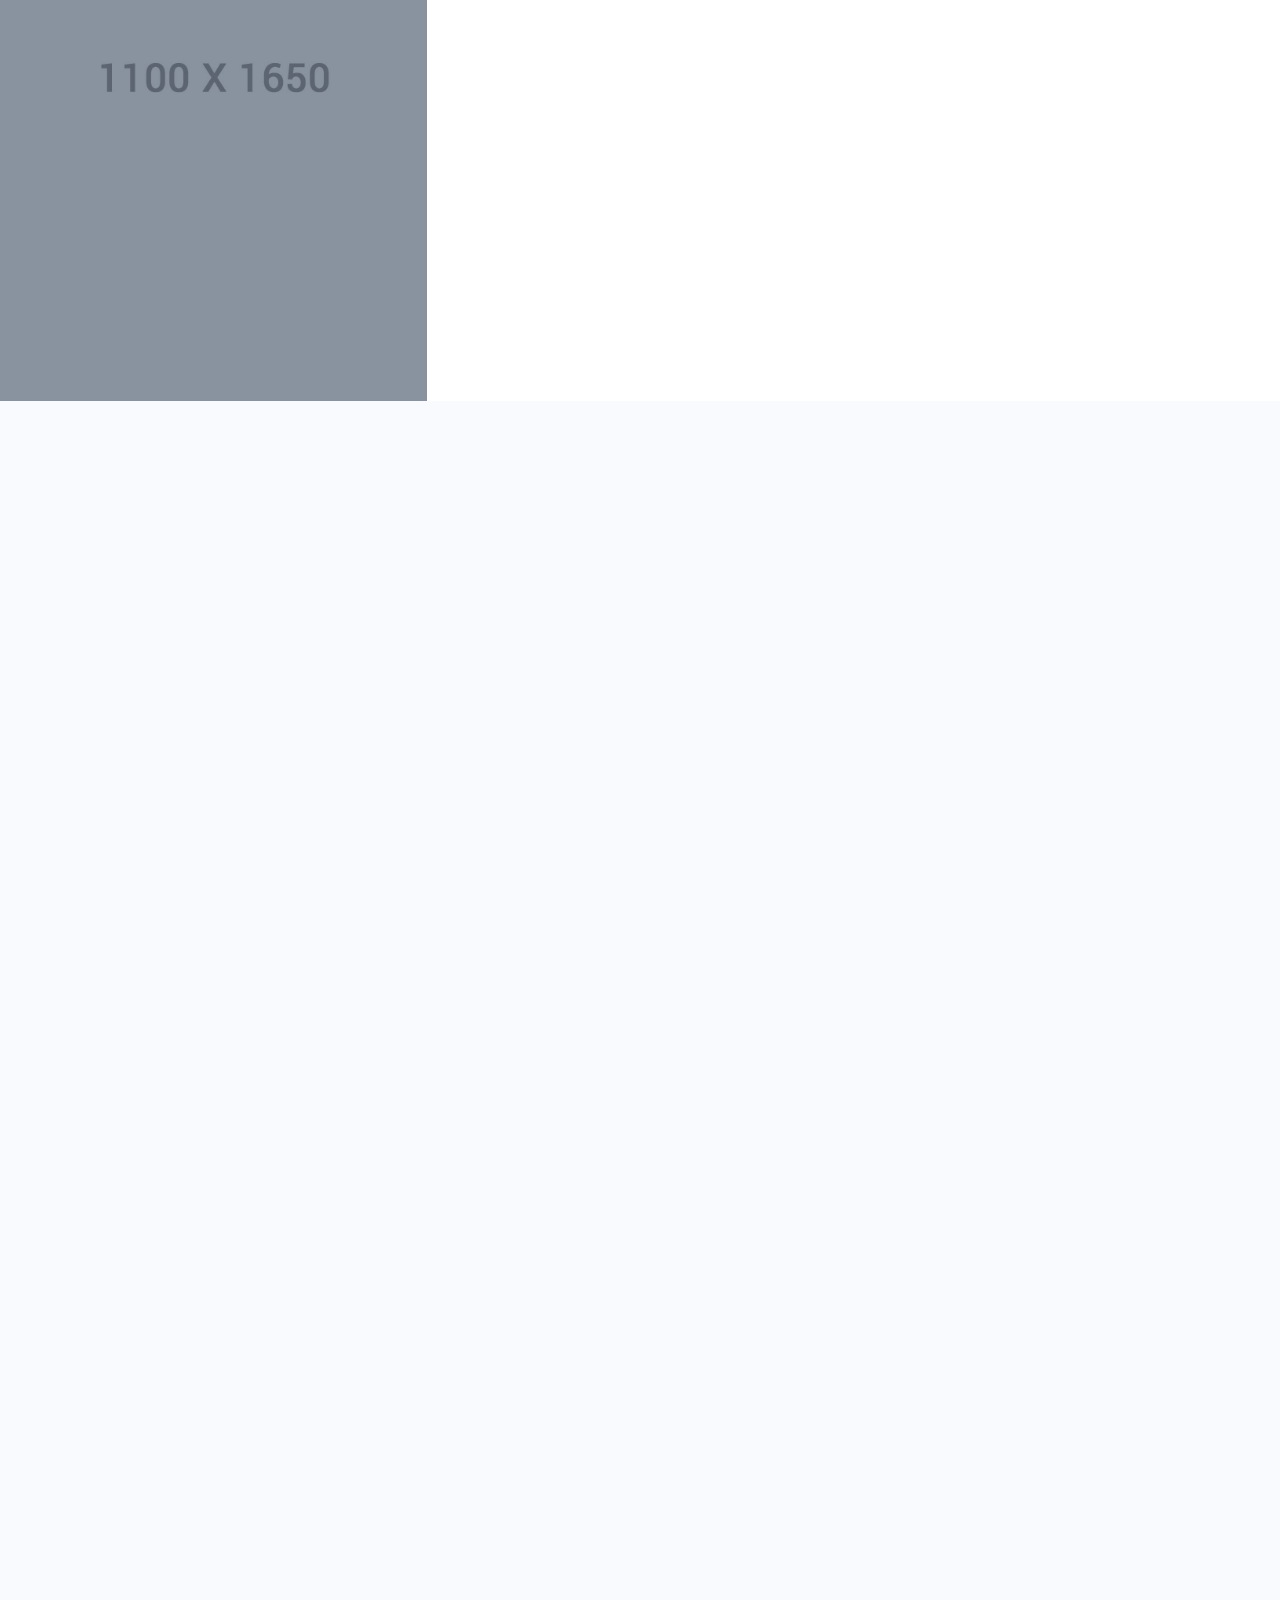
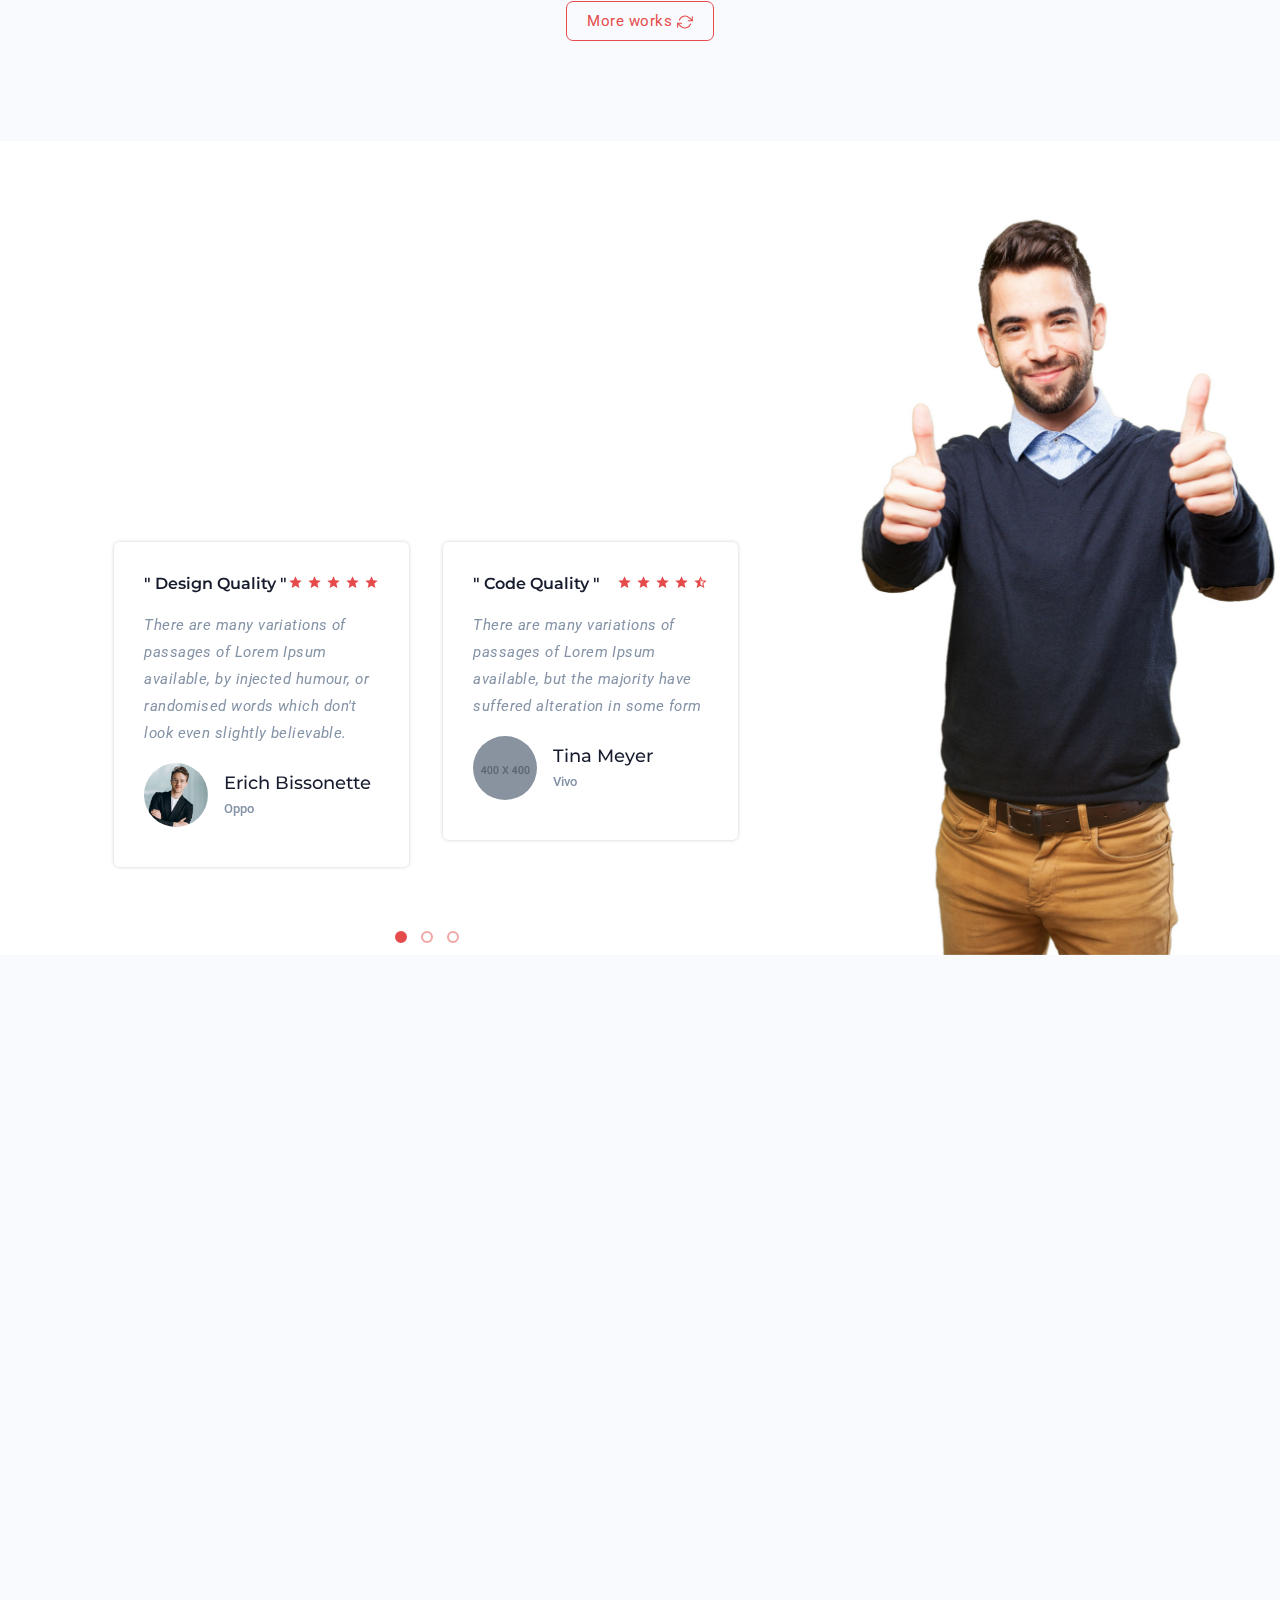
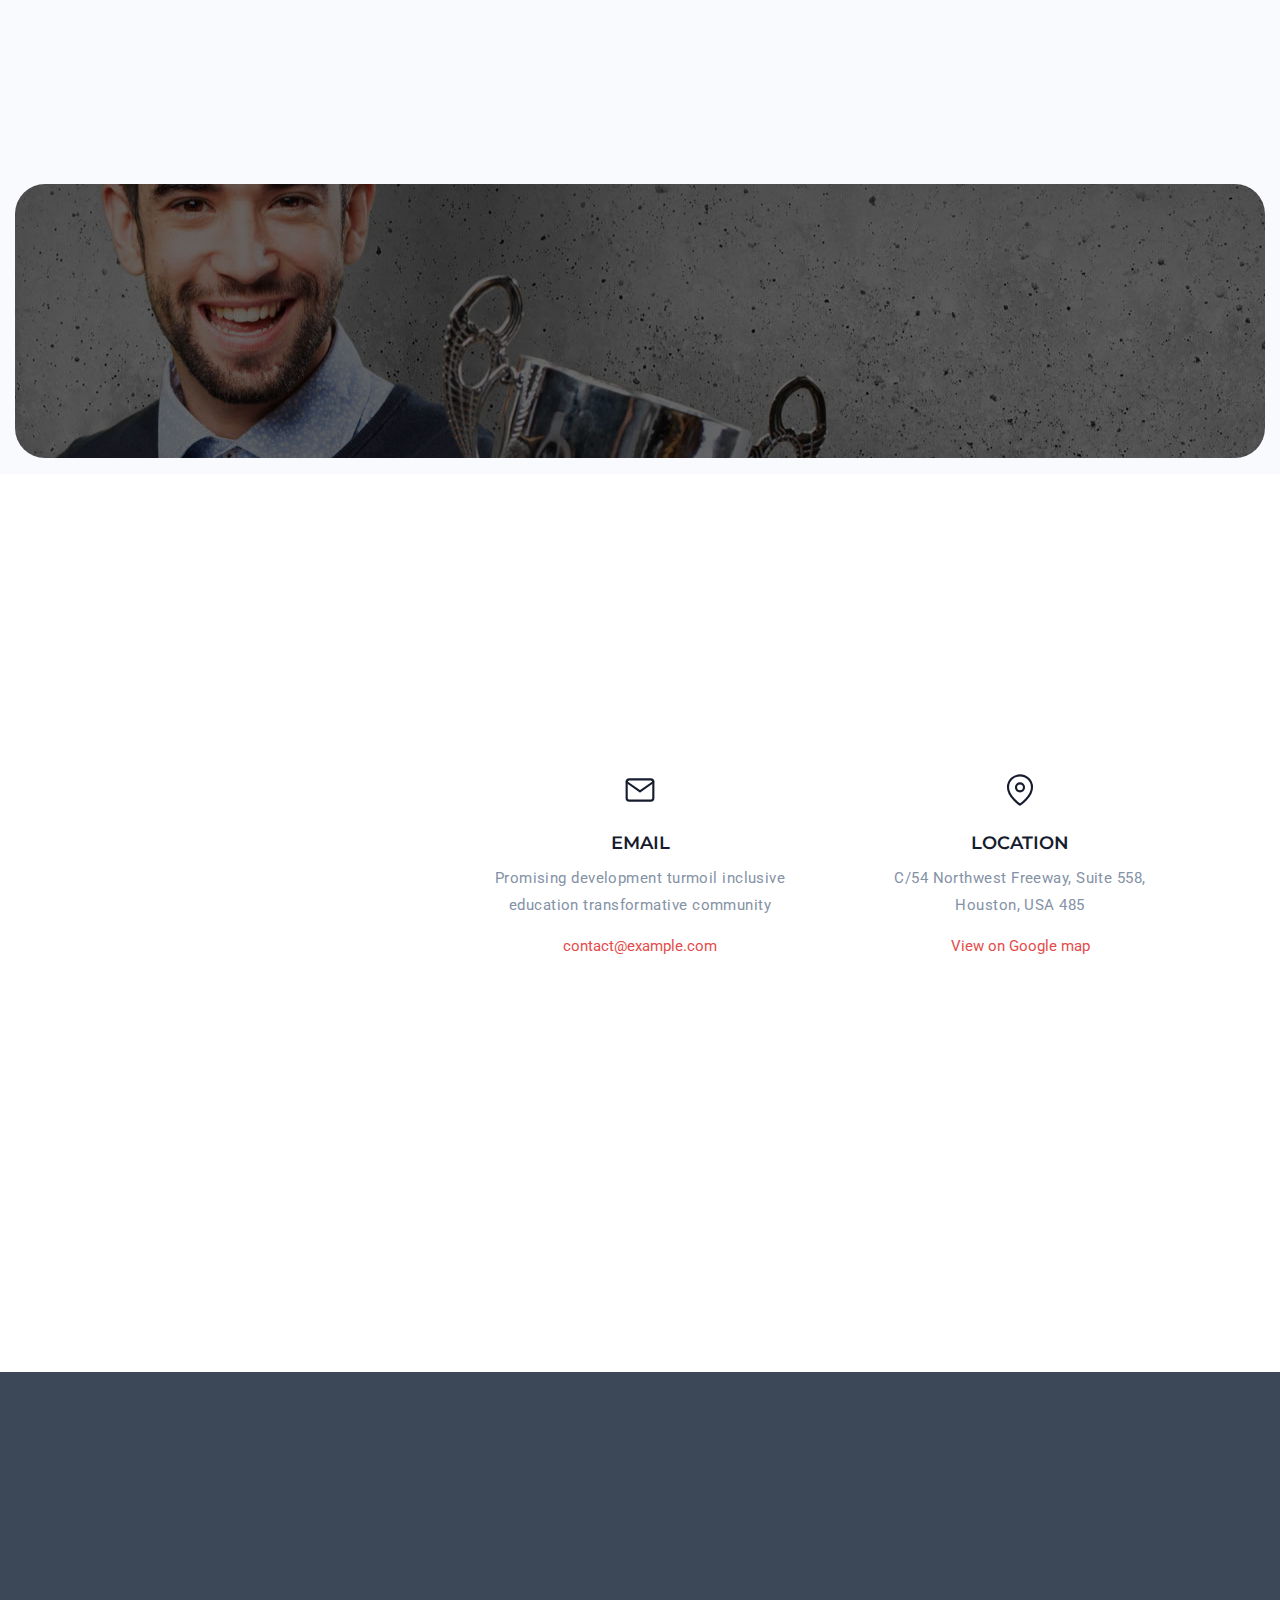
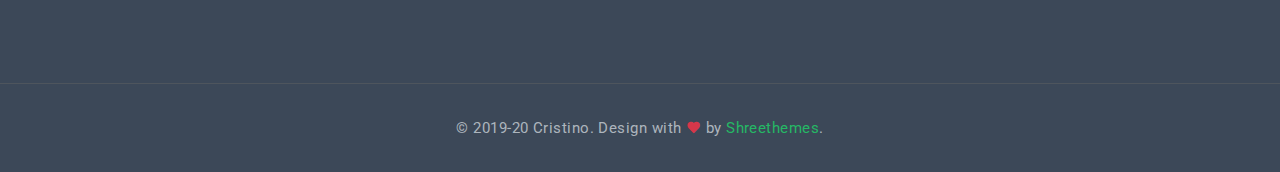
<file: index-animation.html>
<!DOCTYPE html>
    <html lang="en">

    <head>
        <meta charset="utf-8" />
        <title>Cristino - Personal Portfolio Template</title>
        <meta name="viewport" content="width=device-width, initial-scale=1.0">
        <meta name="description" content="Premium Bootstrap 4 Landing Page Template" />
        <meta name="keywords" content="bootstrap 4, premium, marketing, multipurpose" />
        <meta content="Shreethemes" name="author" />
        <!-- favicon -->
        <link rel="shortcut icon" href="images/favicon.ico">
        <!-- Bootstrap -->
        <link href="css/bootstrap.min.css" rel="stylesheet" type="text/css" />
        <!-- Magnific -->
        <link href="css/magnific-popup.css" rel="stylesheet" type="text/css" />
        <!-- Icon -->
        <link href="css/materialdesignicons.min.css" rel="stylesheet" type="text/css" />
                    
        <!-- SLICK SLIDER -->
        <link rel="stylesheet" href="css/owl.carousel.min.css"/> 
        <link rel="stylesheet" href="css/owl.theme.css"/> 
        <link rel="stylesheet" href="css/owl.transitions.css"/> 
        <!-- Animation -->
        <link href="css/aos.css" rel="stylesheet" type="text/css" />    
        <!-- Custom Css -->
        <link href="css/style.css" rel="stylesheet" type="text/css" id="theme-opt" />
        <link href="css/colors/default.css" rel="stylesheet" id="color-opt">

    </head>

    <body>
        <!-- Loader -->
        <div id="preloader">
            <div id="status">
                <div class="logo">
                    <img src="images/logo.png" height="20" class="d-block mx-auto" alt="">
                </div>
                <div class="spinner">
                    <div class="bounce1"></div>
                    <div class="bounce2"></div>
                    <div class="bounce3"></div>
                </div>
            </div>
        </div>
        <!-- Loader -->

        <!-- Navbar Start -->
        <nav class="navbar navbar-expand-lg fixed-top navbar-custom navbar-light sticky">
    		<div class="container">
			    <a class="navbar-brand" href="#">
                    <img src="images/logo.png" class="l-dark" height="15" alt="">
                    <img src="images/logo-light.png" class="l-light" height="15" alt="">
                </a>
			    <button class="navbar-toggler" type="button" data-toggle="collapse" data-target="#navbarCollapse" aria-controls="navbarCollapse" aria-expanded="false" aria-label="Toggle navigation">
			        <span data-feather="menu" class="fea icon-md"></span>
			    </button><!--end button-->

			    <div class="collapse navbar-collapse" id="navbarCollapse">
			        <ul class="navbar-nav mx-auto">
			            <li class="nav-item active">
			                <a class="nav-link" href="#home">Home</a>
                        </li><!--end nav item-->
			            <li class="nav-item">
			                <a class="nav-link" href="#services">Services</a>
			            </li><!--end nav item-->
                        <li class="nav-item">
			                <a class="nav-link" href="#resume">Resume</a>
			            </li><!--end nav item-->
			            <li class="nav-item">
			                <a class="nav-link" href="#projects">Projects</a>
                        </li><!--end nav item-->
			            <li class="nav-item">
			                <a class="nav-link" href="#news">Blog</a>
			            </li><!--end nav item-->
			            <li class="nav-item">
                            <a class="nav-link" href="#contact">Contact</a>
                        </li><!--end nav item-->
                        <li class="nav-item dropdown">
                            <a class="nav-link dropdown-toggle" href="javascript:void(0)" id="navbarDropdown" role="button"
                                data-toggle="dropdown" aria-haspopup="true" aria-expanded="false">Pages
                            </a>
                            <div class="dropdown-menu rounded m-0" aria-labelledby="navbarDropdown">
                                <div class="container mx-0 mx-md-0">
                                    <div class="row">
                                        <div class="col-md-12">
                                            <a class="dropdown-item" href="page-blog.html">Blog</a>
                                            <a class="dropdown-item" href="page-blog-detail.html">Blog Detail</a>
                                            <a class="dropdown-item" href="page-portfolio.html">Portfolio</a>
                                            <a class="dropdown-item" href="page-portfolio-detail.html">Portfolio Detail</a>
                                        </div><!--end col-->
                                    </div><!--end row-->
                                </div><!--end container-->
                            </div>
                        </li><!--end nav item-->
                    </ul>

                    <ul class="list-unstyled mb-0 mt-2 mt-sm-0 social-icon light-social-icon">
                        <li class="list-inline-item"><a href="javascript:void(0)"><i class="mdi mdi-facebook"></i></a></li>
                        <li class="list-inline-item"><a href="javascript:void(0)"><i class="mdi mdi-twitter"></i></a></li>
                        <li class="list-inline-item"><a href="javascript:void(0)"><i class="mdi mdi-instagram"></i></a></li>
                    </ul>
                </div> 
		    </div><!--end container-->
		</nav><!--end navbar-->
        <!-- Navbar End -->

        <!-- HOME START-->
        <section class="bg-home" style="background-image:url('images/home/04.jpg')" id="home">
            <div class="bg-overlay"></div>
            <div class="container">
                <div class="row mt-5 mt-sm-0 justify-content-center">
                    <div class="col-lg-12 text-center">
                        <div class="title-heading" data-aos="fade-up">
                            <img src="images/home/hero.jpg" class="img-fluid rounded-circle" alt="">
                            <h1 class="heading text-primary mt-3">Cristino Murphy</h1>
                            <h6 class="sub-title text-light title-dark">I Am <span class="element text-primary" data-elements="Web Designer, Web Developer, Photographer"></span></h6>
                            <div class="mt-4">
                                <a href="javascript:void(0)" class="btn btn-primary rounded">Download CV <i data-feather="download" class="fea icon-sm"></i></a>
                            </div>
                        </div>
                    </div><!--end col-->
                </div><!--end row-->
            </div><!--end container-->
            <a href="#about" data-scroll-nav="1" class="mouse-icon mouse-icon-white rounded-pill bg-transparent mouse-down">
                <span class="wheel position-relative d-block mover"></span>
            </a>
        </section><!--end section-->
        <!-- HOME END-->
        
        <!-- About Start -->
        <section class="section pb-3" id="about">
            <div class="container">
                <div class="row align-items-center">
                    <div class="col-lg-5 col-md-5">
                        <div class="about-hero" data-aos="fade-up">
                            <img src="images/hero.png" class="img-fluid mx-auto d-block about-tween position-relative" alt="">
                        </div>
                    </div><!--end col-->

                    <div class="col-lg-7 col-md-7 mt-4 pt-2 mt-sm-0 pt-sm-0">
                        <div class="section-title mb-0 ml-lg-5 ml-md-3" data-aos="fade-up">
                            <h4 class="title text-primary mb-3">Cristino Murphy</h4>
                            <h6 class="designation mb-3">I'm a Passionate <span class="text-primary">Web Designer</span></h6>
                            <p class="text-muted">Obviously I'm a Web Designer. Web Developer with over 3 years of experience. Experienced with all stages of the development cycle for dynamic web projects. The as opposed to using 'Content here, content here', making it look like readable English.</p>
                            <p class="text-muted">The point of using Lorem Ipsum is that it has a more-or-less normal distribution of letters, as opposed to using 'Content here, content here', making it look like readable English.</p>
                            <img src="images/sign.png" height="22" alt="">
                            <div class="mt-4">
                                <a href="#projects" class="btn btn-primary mouse-down">View Portfolio</a>
                            </div>
                        </div>
                    </div><!--end col-->
                </div><!--end row-->
            </div><!--end container-->

            <div class="container mt-100 mt-60">
                <div class="row justify-content-center">
                    <div class="col-12 text-center">
                        <div class="section-title" data-aos="fade-up">
                            <div class="titles">
                                <h4 class="title title-line text-uppercase mb-4 pb-4">Hobbies & Interests</h4>
                                <span></span>
                            </div>
                            <p class="text-muted mx-auto para-desc mb-0">Obviously I'm a Web Designer. Experienced with all stages of the development cycle for dynamic web projects.</p>
                        </div>
                    </div><!--end col-->
                </div><!--end row-->
                
                <div class="row">
                    <div class="col-lg-3 col-md-4 col-12 mt-4 pt-2">
                        <div class="interests-desc bg-light position-relative px-2 py-3 rounded" data-aos="fade-up">
                            <div class="hobbies d-flex align-items-center">
                                <div class="text-center rounded-pill mr-4">
                                    <i data-feather="monitor" class="icon fea icon-md-sm"></i>
                                </div>
                                <div class="content">
                                    <h6 class="title mb-0">Developing</h6>
                                </div>
                            </div>
                        </div>
                    </div><!--end col-->
                    
                    <div class="col-lg-3 col-md-4 col-12 mt-4 pt-2">
                        <div class="interests-desc bg-light position-relative px-2 py-3 rounded" data-aos="fade-up">
                            <div class="hobbies d-flex align-items-center">
                                <div class="text-center rounded-pill mr-4">
                                    <i data-feather="stop-circle" class="icon fea icon-md-sm"></i>
                                </div>
                                <div class="content">
                                    <h6 class="title mb-0">Mac OS</h6>
                                </div>
                            </div>
                        </div>
                    </div><!--end col-->
                    
                    <div class="col-lg-3 col-md-4 col-12 mt-4 pt-2">
                        <div class="interests-desc bg-light position-relative px-2 py-3 rounded" data-aos="fade-up">
                            <div class="hobbies d-flex align-items-center">
                                <div class="text-center rounded-pill mr-4">
                                    <i data-feather="video" class="icon fea icon-md-sm"></i>
                                </div>
                                <div class="content">
                                    <h6 class="title mb-0">Cinema</h6>
                                </div>
                            </div>
                        </div>
                    </div><!--end col-->
                    
                    <div class="col-lg-3 col-md-4 col-12 mt-4 pt-2">
                        <div class="interests-desc bg-light position-relative px-2 py-3 rounded" data-aos="fade-up">
                            <div class="hobbies d-flex align-items-center">
                                <div class="text-center rounded-pill mr-4">
                                    <i data-feather="coffee" class="icon fea icon-md-sm"></i>
                                </div>
                                <div class="content">
                                    <h6 class="title mb-0">Coffee</h6>
                                </div>
                            </div>
                        </div>
                    </div><!--end col-->
                    
                    <div class="col-lg-3 col-md-4 col-12 mt-4 pt-2">
                        <div class="interests-desc bg-light position-relative px-2 py-3 rounded" data-aos="fade-up">
                            <div class="hobbies d-flex align-items-center">
                                <div class="text-center rounded-pill mr-4">
                                    <i data-feather="music" class="icon fea icon-md-sm"></i>
                                </div>
                                <div class="content">
                                    <h6 class="title mb-0">Music</h6>
                                </div>
                            </div>
                        </div>
                    </div><!--end col-->
                    
                    <div class="col-lg-3 col-md-4 col-12 mt-4 pt-2">
                        <div class="interests-desc bg-light position-relative px-2 py-3 rounded" data-aos="fade-up">
                            <div class="hobbies d-flex align-items-center">
                                <div class="text-center rounded-pill mr-4">
                                    <i data-feather="watch" class="icon fea icon-md-sm"></i>
                                </div>
                                <div class="content">
                                    <h6 class="title mb-0">Games</h6>
                                </div>
                            </div>
                        </div>
                    </div><!--end col-->
                    
                    <div class="col-lg-3 col-md-4 col-12 mt-4 pt-2">
                        <div class="interests-desc bg-light position-relative px-2 py-3 rounded" data-aos="fade-up">
                            <div class="hobbies d-flex align-items-center">
                                <div class="text-center rounded-pill mr-4">
                                    <i data-feather="box" class="icon fea icon-md-sm"></i>
                                </div>
                                <div class="content">
                                    <h6 class="title mb-0">Designing</h6>
                                </div>
                            </div>
                        </div>
                    </div><!--end col-->
                    
                    <div class="col-lg-3 col-md-4 col-12 mt-4 pt-2">
                        <div class="interests-desc bg-light position-relative px-2 py-3 rounded" data-aos="fade-up">
                            <div class="hobbies d-flex align-items-center">
                                <div class="text-center rounded-pill mr-4">
                                    <i data-feather="target" class="icon fea icon-md-sm"></i>
                                </div>
                                <div class="content">
                                    <h6 class="title mb-0">Sports</h6>
                                </div>
                            </div>
                        </div>
                    </div><!--end col-->
                    
                    <div class="col-lg-3 col-md-4 col-12 mt-4 pt-2">
                        <div class="interests-desc bg-light position-relative px-2 py-3 rounded" data-aos="fade-up">
                            <div class="hobbies d-flex align-items-center">
                                <div class="text-center rounded-pill mr-4">
                                    <i data-feather="pen-tool" class="icon fea icon-md-sm"></i>
                                </div>
                                <div class="content">
                                    <h6 class="title mb-0">Painting</h6>
                                </div>
                            </div>
                        </div>
                    </div><!--end col-->
                    
                    <div class="col-lg-3 col-md-4 col-12 mt-4 pt-2">
                        <div class="interests-desc bg-light position-relative px-2 py-3 rounded" data-aos="fade-up">
                            <div class="hobbies d-flex align-items-center">
                                <div class="text-center rounded-pill mr-4">
                                    <i data-feather="book" class="icon fea icon-md-sm"></i>
                                </div>
                                <div class="content">
                                    <h6 class="title mb-0">Reading</h6>
                                </div>
                            </div>
                        </div>
                    </div><!--end col-->
                    
                    <div class="col-lg-3 col-md-4 col-12 mt-4 pt-2">
                        <div class="interests-desc bg-light position-relative px-2 py-3 rounded" data-aos="fade-up">
                            <div class="hobbies d-flex align-items-center">
                                <div class="text-center rounded-pill mr-4">
                                    <i data-feather="smartphone" class="icon fea icon-md-sm"></i>
                                </div>
                                <div class="content">
                                    <h6 class="title mb-0">Android</h6>
                                </div>
                            </div>
                        </div>
                    </div><!--end col-->
                    
                    <div class="col-lg-3 col-md-4 col-12 mt-4 pt-2">
                        <div class="interests-desc bg-light position-relative px-2 py-3 rounded" data-aos="fade-up">
                            <div class="hobbies d-flex align-items-center">
                                <div class="text-center rounded-pill mr-4">
                                    <i data-feather="activity" class="icon fea icon-md-sm"></i>
                                </div>
                                <div class="content">
                                    <h6 class="title mb-0">Other Activity</h6>
                                </div>
                            </div>
                        </div>
                    </div><!--end col-->
                </div>
            </div><!--end container-->

            <div class="container-fluid mt-100 mt-60">
                <div class="rounded py-md-5 py-4" style="background: url('images/bg-counter.jpg') center center;">
                    <div class="container">
                        <div class="row" id="counter">
                            <div class="col-lg-3 col-6">
                                <div class="counter-box rounded py-3 text-center" data-aos="fade-up">
                                    <div class="counter-icon">
                                        <i data-feather="smile" class="fea icon-md text-primary"></i>
                                    </div>
                                    <h3 class="counter-value mt-3 text-white title-dark" data-count="1251">95</h3>
                                    <h6 class="counter-head font-weight-normal mb-0 text-white title-dark">Happy Client</h6>
                                </div><!--end counter box-->
                            </div><!--end col-->
    
                            <div class="col-lg-3 col-6">
                                <div class="counter-box rounded py-3 text-center" data-aos="fade-up">
                                    <div class="counter-icon">
                                        <i data-feather="award" class="fea icon-md text-primary"></i>
                                    </div>
                                    <h3 class="counter-value mt-3 text-white title-dark" data-count="15">1</h3>
                                    <h6 class="counter-head font-weight-normal mb-0 text-white title-dark">Award Won</h6>
                                </div><!--end counter box-->
                            </div><!--end col-->
    
                            <div class="col-lg-3 col-6">
                                <div class="counter-box rounded py-3 text-center" data-aos="fade-up">
                                    <div class="counter-icon">
                                        <i data-feather="coffee" class="fea icon-md text-primary"></i>
                                    </div>
                                    <h3 class="counter-value mt-3 text-white title-dark" data-count="3261">30</h3>
                                    <h6 class="counter-head font-weight-normal mb-0 text-white title-dark">Cup of Coffee</h6>
                                </div><!--end counter box-->
                            </div><!--end col-->
    
                            <div class="col-lg-3 col-6">
                                <div class="counter-box rounded py-3 text-center" data-aos="fade-up">
                                    <div class="counter-icon">
                                        <i data-feather="thumbs-up" class="fea icon-md text-primary"></i>
                                    </div>
                                    <h3 class="counter-value mt-3 text-white title-dark" data-count="36">3</h3>
                                    <h6 class="counter-head font-weight-normal mb-0 text-white title-dark">Project Complete</h6>
                                </div><!--end counter box-->
                            </div><!--end col-->
                        </div><!--end row-->
                    </div><!--end container-->
                </div><!--end div-->
            </div><!--end container fluid-->
        </section>
        <!-- About end -->
            
        <!-- Services Start -->
        <section class="section bg-light" id="services">
            <div class="container">
                <div class="row justify-content-center">
                    <div class="col-12 text-center">
                        <div class="section-title" data-aos="fade-up">
                            <div class="titles">
                                <h4 class="title title-line text-uppercase mb-4 pb-4">What Do I Offer ?</h4>
                                <span></span>
                            </div>
                            <p class="text-muted mx-auto para-desc mb-0">Obviously I'm a Web Designer. Experienced with all stages of the development cycle for dynamic web projects.</p>
                        </div>
                    </div><!--end col-->
                </div><!--end row-->

                <div class="row">                    
                    <div class="col-lg-4 col-md-6 col-12 mt-4 pt-2">
                        <div class="service-wrapper rounded position-relative text-center border border-footer p-4 pt-5 pb-5" data-aos="fade-up">
                            <div class="icon text-primary">
                                <i data-feather="airplay" class="fea icon-md"></i>
                            </div>
                            <div class="content mt-4">
                                <h5 class="title">UX / UI Design</h5>
                                <p class="text-muted mt-3 mb-0">It is a long established fact that a reader will be distracted by the when looking at its layout.</p>
                            </div>
                            <div class="big-icon">
                                <i data-feather="airplay" class="fea icons"></i>
                            </div>
                        </div>
                    </div><!--end col-->

                    <div class="col-lg-4 col-md-6 col-12 mt-4 pt-2">
                        <div class="service-wrapper rounded position-relative text-center border border-footer p-4 pt-5 pb-5" data-aos="fade-up">
                            <div class="icon text-primary">
                                <i data-feather="aperture" class="fea icon-md"></i>
                            </div>
                            <div class="content mt-4">
                                <h5 class="title">Ios App Designer</h5>
                                <p class="text-muted mt-3 mb-0">It is a long established fact that a reader will be distracted by the when looking at its layout.</p>
                            </div>
                            <div class="big-icon">
                                <i data-feather="aperture" class="fea icons"></i>
                            </div>
                        </div>
                    </div><!--end col-->
                    
                    <div class="col-lg-4 col-md-6 col-12 mt-4 pt-2">
                        <div class="service-wrapper rounded position-relative text-center border border-footer p-4 pt-5 pb-5" data-aos="fade-up">
                            <div class="icon text-primary">
                                <i data-feather="camera" class="fea icon-md"></i>
                            </div>
                            <div class="content mt-4">
                                <h5 class="title">Photography</h5>
                                <p class="text-muted mt-3 mb-0">It is a long established fact that a reader will be distracted by the when looking at its layout.</p>
                            </div>
                            <div class="big-icon">
                                <i data-feather="camera" class="fea icons"></i>
                            </div>
                        </div>
                    </div><!--end col-->
                    
                    <div class="col-lg-4 col-md-6 col-12 mt-4 pt-2">
                        <div class="service-wrapper rounded position-relative text-center border border-footer p-4 pt-5 pb-5" data-aos="fade-up">
                            <div class="icon text-primary">
                                <i data-feather="compass" class="fea icon-md"></i>
                            </div>
                            <div class="content mt-4">
                                <h5 class="title">Graphic Designer</h5>
                                <p class="text-muted mt-3 mb-0">It is a long established fact that a reader will be distracted by the when looking at its layout.</p>
                            </div>
                            <div class="big-icon">
                                <i data-feather="compass" class="fea icons"></i>
                            </div>
                        </div>
                    </div><!--end col-->
                    
                    <div class="col-lg-4 col-md-6 col-12 mt-4 pt-2">
                        <div class="service-wrapper rounded position-relative text-center border border-footer p-4 pt-5 pb-5" data-aos="fade-up">
                            <div class="icon text-primary">
                                <i data-feather="settings" class="fea icon-md"></i>
                            </div>
                            <div class="content mt-4">
                                <h5 class="title">Web Security</h5>
                                <p class="text-muted mt-3 mb-0">It is a long established fact that a reader will be distracted by the when looking at its layout.</p>
                            </div>
                            <div class="big-icon">
                                <i data-feather="settings" class="fea icons"></i>
                            </div>
                        </div>
                    </div><!--end col-->
                    
                    <div class="col-lg-4 col-md-6 col-12 mt-4 pt-2">
                        <div class="service-wrapper rounded position-relative text-center border border-footer p-4 pt-5 pb-5" data-aos="fade-up">
                            <div class="icon text-primary">
                                <i data-feather="watch" class="fea icon-md"></i>
                            </div>
                            <div class="content mt-4">
                                <h5 class="title">24 / 7</h5>
                                <p class="text-muted mt-3 mb-0">It is a long established fact that a reader will be distracted by the when looking at its layout.</p>
                            </div>
                            <div class="big-icon">
                                <i data-feather="watch" class="fea icons"></i>
                            </div>
                        </div>
                    </div><!--end col-->
                </div><!--end row-->
            </div><!--end container-->
        </section>
        <!-- Services End -->

        <!-- Resume Start -->
        <section class="section" id="resume">
            <div class="container">
                <div class="row justify-content-center">
                    <div class="col-12 text-center">
                        <div class="section-title" data-aos="fade-up">
                            <div class="titles">
                                <h4 class="title title-line text-uppercase mb-4 pb-4">Work Participation</h4>
                                <span></span>
                            </div>
                            <p class="text-muted mx-auto para-desc mb-0">Obviously I'm a Web Designer. Experienced with all stages of the development cycle for dynamic web projects.</p>
                        </div>
                    </div><!--end col-->
                </div><!--end row-->

                <div class="row">
                    <div class="col-12">
                        <div class="main-icon rounded-pill text-center mt-4 pt-2">
                            <i data-feather="star" class="fea icon-md-sm"></i>
                        </div>
                        <div class="timeline-page pt-2 position-relative" data-aos="fade-up">
                            <div class="timeline-item mt-4">
                                <div class="row">
                                    <div class="col-lg-6 col-md-6 col-sm-6">
                                        <div class="duration date-label-left border rounded p-2 pl-4 pr-4 position-relative shadow text-left">2015 - 2018</div>
                                    </div><!--end col-->
                                    <div class="col-lg-6 col-md-6 col-sm-6">
                                        <div class="event event-description-right rounded p-4 border float-left text-left">
                                            <h5 class="title mb-0 text-capitalize">UX Designer</h5>
                                            <small class="company">Vivo - Senior Designer</small>
                                            <p class="timeline-subtitle mt-3 mb-0 text-muted">The generated injected humour, or non-characteristic words etc. Cum sociis natoque penatibus et magnis dis parturient montes, nascetur ridiculus mus. Donec quam felis,</p>
                                        </div>
                                    </div><!--end col-->
                                </div><!--end row-->
                            </div><!--end timeline item-->
            
                            <div class="timeline-item mt-4">
                                <div class="row">
                                    <div class="col-lg-6 col-md-6 col-sm-6 order-sm-1 order-2">
                                        <div class="event event-description-left rounded p-4 border float-left text-right">
                                            <h5 class="title mb-0 text-capitalize">Web Developer</h5>
                                            <small class="company">Oppo - HR Manager</small>
                                            <p class="timeline-subtitle mt-3 mb-0 text-muted">Lorem ipsum dolor sit amet, consectetur adipiscing elit. Cras lacinia magna vel molestie faucibus. Donec auctor et urnaLorem ipsum dolor sit amet.</p>
                                        </div>
                                    </div><!--end col-->
                                    <div class="col-lg-6 col-md-6 col-sm-6 order-sm-2 order-1">
                                        <div class="duration duration-right rounded border p-2 pl-4 pr-4 position-relative shadow text-left">2012 - 2015</div>
                                    </div><!--end col-->
                                </div><!--end row-->
                            </div><!--end timeline item-->
        
                            <div class="timeline-item mt-4">
                                <div class="row">
                                    <div class="col-lg-6 col-md-6 col-sm-6">
                                        <div class="duration date-label-left border rounded p-2 pl-4 pr-4 position-relative shadow text-left"> 2012 - 2010</div>
                                    </div><!--end col-->
                                    <div class="col-lg-6 col-md-6 col-sm-6">
                                        <div class="event event-description-right rounded p-4 border float-left text-left">
                                            <h5 class="title mb-0 text-capitalize">Graphic Designer</h5>
                                            <small class="company">Apple - Testor</small>
                                            <p class="timeline-subtitle mt-3 mb-0 text-muted">Therefore always free from repetition, injected humour, or non-characteristic words etc. Cum sociis natoque penatibus et magnis dis parturient montes, nascetur ridiculus mus. Donec quam felis, </p>
                                        </div>
                                    </div><!--end col-->
                                </div><!--end row-->
                            </div><!--end timeline item-->
                        </div><!--end timeline page-->
                        <!-- TIMELINE END -->
                    </div><!--end col-->
                </div><!--end row-->
            </div><!--end container-->
        </section><!--end section-->   
        <!-- Skill End -->

        <!-- Skill & CTA START -->
        <section class="cta-full border-top">
            <div class="container-fluid">
                <div class="row position-relative">
                    <div class="col-lg-4 padding-less img" style="background-image:url('images/skills.jpg')" data-jarallax='{"speed": 0.5}'></div><!-- end col -->
                    <div class="col-lg-8 offset-lg-4">
                        <div class="cta-full-img-box">
                            <div class="row justify-content-center">
                                <div class="col-12 text-center">
                                    <div class="section-title" data-aos="fade-up">
                                        <div class="titles">
                                            <h4 class="title title-line text-uppercase mb-4 pb-4">Work Expertise</h4>
                                            <span></span>
                                        </div>
                                        <p class="text-muted mx-auto para-desc mb-0">Obviously I'm a Web Designer. Experienced with all stages of the development cycle for dynamic web projects.</p>
                                    </div>
                                </div><!--end col-->
                            </div><!--end row-->

                            <div class="row align-items-center">
                                <div class="col-lg-3 col-md-4 col-12">
                                    <ul class="nav nav-pills flex-column px-0" id="pills-tab" data-aos="fade-up" role="tablist">
                                        <li class="nav-item mt-4 pt-2">
                                            <a class="nav-link rounded active" id="pills-cloud-tab" data-toggle="pill" href="#pills-cloud" role="tab" aria-controls="pills-cloud" aria-selected="false">
                                                <div class="skill-container text-center pt-1 pb-1">
                                                    <h6 class="title mb-0">UX Design</h6>
                                                </div>
                                            </a><!--end nav link-->
                                        </li><!--end nav item-->
                                        
                                        <li class="nav-item mt-4 pt-2">
                                            <a class="nav-link rounded" id="pills-smart-tab" data-toggle="pill" href="#pills-smart" role="tab" aria-controls="pills-smart" aria-selected="false">
                                                <div class="skill-container text-center pt-1 pb-1">
                                                    <h6 class="title mb-0">Language Skill</h6>
                                                </div>
                                            </a><!--end nav link-->
                                        </li><!--end nav item-->
                                        
                                        <li class="nav-item mt-4 pt-2">
                                            <a class="nav-link rounded" id="pills-apps-tab" data-toggle="pill" href="#pills-apps" role="tab" aria-controls="pills-apps" aria-selected="false">
                                                <div class="skill-container text-center pt-1 pb-1">
                                                    <h6 class="title mb-0">Web development</h6>
                                                </div>
                                            </a><!--end nav link-->
                                        </li><!--end nav item-->
                                    </ul><!--end nav pills-->
                                </div><!--end col-->

                                <div class="col-lg-9 col-md-8 col-12">
                                    <div class="tab-content pl-lg-4" id="pills-tabContent" data-aos="fade-up">
                                        <div class="tab-pane fade show active" id="pills-cloud" role="tabpanel" aria-labelledby="pills-cloud-tab">
                                            <div class="progress-box mt-4 pt-2">
                                                <h6 class="font-weight-normal">HTML</h6>
                                                <div class="progress">
                                                    <div class="progress-bar position-relative bg-primary" style="width:84%;">
                                                        <div class="progress-value d-block text-dark h6">84%</div>
                                                    </div>
                                                </div>
                                            </div><!--end process box-->
                                            <div class="progress-box mt-4 pt-2">
                                                <h6 class="font-weight-normal">CSS</h6>
                                                <div class="progress">
                                                    <div class="progress-bar position-relative bg-primary" style="width:75%;">
                                                        <div class="progress-value d-block text-dark h6">75%</div>
                                                    </div>
                                                </div>
                                            </div><!--end process box-->
                                            <div class="progress-box mt-4 pt-2">
                                                <h6 class="font-weight-normal">JQuery</h6>
                                                <div class="progress">
                                                    <div class="progress-bar position-relative bg-primary" style="width:79%;">
                                                        <div class="progress-value d-block text-dark h6">79%</div>
                                                    </div>
                                                </div>
                                            </div><!--end process box-->
                                        </div><!--end teb pane-->
                                        
                                        <div class="tab-pane fade" id="pills-smart" role="tabpanel" aria-labelledby="pills-smart-tab">
                                            <div class="progress-box mt-4 pt-2">
                                                <h6 class="font-weight-normal">English</h6>
                                                <div class="progress">
                                                    <div class="progress-bar position-relative bg-primary" style="width:84%;">
                                                        <div class="progress-value d-block text-dark h6">84%</div>
                                                    </div>
                                                </div>
                                            </div><!--end process box-->
                                            <div class="progress-box mt-4 pt-2">
                                                <h6 class="font-weight-normal">Spanish</h6>
                                                <div class="progress">
                                                    <div class="progress-bar position-relative bg-primary" style="width:75%;">
                                                        <div class="progress-value d-block text-dark h6">75%</div>
                                                    </div>
                                                </div>
                                            </div><!--end process box-->
                                            <div class="progress-box mt-4 pt-2">
                                                <h6 class="font-weight-normal">German</h6>
                                                <div class="progress">
                                                    <div class="progress-bar position-relative bg-primary" style="width:79%;">
                                                        <div class="progress-value d-block text-dark h6">79%</div>
                                                    </div>
                                                </div>
                                            </div><!--end process box-->
                                        </div><!--end teb pane-->

                                        <div class="tab-pane fade" id="pills-apps" role="tabpanel" aria-labelledby="pills-apps-tab">
                                            <div class="progress-box mt-4 pt-2">
                                                <h6 class="font-weight-normal">Photoshop</h6>
                                                <div class="progress">
                                                    <div class="progress-bar position-relative bg-primary" style="width:84%;">
                                                        <div class="progress-value d-block text-dark h6">84%</div>
                                                    </div>
                                                </div>
                                            </div><!--end process box-->
                                            <div class="progress-box mt-4 pt-2">
                                                <h6 class="font-weight-normal">Sketch</h6>
                                                <div class="progress">
                                                    <div class="progress-bar position-relative bg-primary" style="width:75%;">
                                                        <div class="progress-value d-block text-dark h6">75%</div>
                                                    </div>
                                                </div>
                                            </div>
                                        </div><!--end teb pane-->
                                    </div><!--end tab content-->
                                </div><!--end col-->
                            </div> <!-- end row --> 
                        </div> <!-- end about detail -->
                    </div> <!-- end col -->        
                </div><!--end row-->
            </div><!--end container fluid-->
        </section><!--end section-->   
        <!-- Skill & CTA End -->

        <!-- Projects End -->
        <section class="section bg-light" id="projects">
            <div class="container">
                <div class="row justify-content-center">
                    <div class="col-12 text-center">
                        <div class="section-title" data-aos="fade-up">
                            <div class="titles">
                                <h4 class="title title-line text-uppercase mb-4 pb-4">My Portfolio</h4>
                                <span></span>
                            </div>
                            <p class="text-muted mx-auto para-desc mb-0">Obviously I'm a Web Designer. Experienced with all stages of the development cycle for dynamic web projects.</p>
                        </div>
                    </div><!--end col-->
                </div><!--end row-->
            </div>    
            
            <div class="container">                
                <div class="row mt-4 pt-2">
                    <div class="col-lg-12">
                        <ul class="portfolioFilter text-center mb-0 list-unstyled" data-aos="fade-up">
                            <li class="list-inline-item mb-3"><a href="#" data-filter="*" class="active text-dark mr-2 py-2 px-3 rounded">All</a></li>
                            <li class="list-inline-item mb-3"><a href="#" data-filter=".natural" class="text-dark mr-2 py-2 px-3 rounded">Natural</a></li>
                            <li class="list-inline-item mb-3"><a href="#" data-filter=".creative" class="text-dark mr-2 py-2 px-3 rounded">Creative</a></li>
                            <li class="list-inline-item mb-3"><a href="#" data-filter=".personal" class="text-dark mr-2 py-2 px-3 rounded">Personal</a></li>
                            <li class="list-inline-item mb-3"><a href="#" data-filter=".photography" class="text-dark mr-2 py-2 px-3 rounded">Photography</a></li>
                        </ul>
                    </div><!--end col-->
                </div><!--end row-->

                <div class="portfolioContainer row">
                    <div class="col-lg-4 col-md-6 mt-4 pt-2 natural personal" data-aos="fade-up">
                        <div class="portfolio-box rounded shadow position-relative overflow-hidden">
                            <div class="portfolio-box-img position-relative overflow-hidden">
                                <img src="images/portfolio/1.jpg" class="img-fluid" alt="member-image">
                                <div class="overlay-work">
                                    <div class="work-content text-center">
                                        <a href="images/portfolio/1.jpg" class="text-light work-icon bg-dark d-inline-block rounded-pill mfp-image"><i data-feather="camera" class="fea icon-sm image-icon"></i></a>
                                    </div>
                                </div>
                            </div>
                            <div class="gallary-title py-4 text-center">
                                <h5><a href="page-portfolio-detail.html" class="title text-dark">The Usefulness</a></h5>
                                <span>Photography</span>
                            </div>
                        </div>
                    </div><!--end col-->

                    <div class="col-lg-4 col-md-6 mt-4 pt-2 creative personal photography" data-aos="fade-up">
                        <div class="portfolio-box rounded shadow position-relative overflow-hidden">
                            <div class="portfolio-box-img position-relative overflow-hidden">
                                <img src="images/portfolio/2.jpg" class="img-fluid" alt="member-image">
                                <div class="overlay-work">
                                    <div class="work-content text-center">
                                        <a href="http://vimeo.com/287684225" class="play-btn video-play-icon text-light work-icon bg-dark d-inline-block rounded-pill"><i data-feather="video" class="fea icon-sm image-icon"></i></a>
                                    </div>
                                </div>
                            </div>
                            <div class="gallary-title py-4 text-center">
                                <h5><a href="page-portfolio-detail.html" class="title text-dark">The Nonsensical content</a></h5>
                                <span>Illustrations</span>
                            </div>
                        </div>
                    </div><!--end col-->

                    <div class="col-lg-4 col-md-6 mt-4 pt-2 natural creative" data-aos="fade-up">
                        <div class="portfolio-box rounded shadow position-relative overflow-hidden">
                            <div class="portfolio-box-img position-relative overflow-hidden">
                                <img src="images/portfolio/4.jpg" class="img-fluid" alt="member-image">
                                <div class="overlay-work">
                                    <div class="work-content text-center">
                                        <a href="images/portfolio/4.jpg" class="text-light work-icon bg-dark d-inline-block rounded-pill mfp-image"><i data-feather="camera" class="fea icon-sm image-icon"></i></a>
                                    </div>
                                </div>
                            </div>
                            <div class="gallary-title py-4 text-center">
                                <h5><a href="page-portfolio-detail.html" class="title text-dark">Prevents Patterns</a></h5>
                                <span>Corrporate</span>
                            </div>
                        </div>
                    </div><!--end col-->

                    <div class="col-lg-4 col-md-6 mt-4 pt-2  personal photography" data-aos="fade-up">
                        <div class="portfolio-box rounded shadow position-relative overflow-hidden">
                            <div class="portfolio-box-img position-relative overflow-hidden">
                                <img src="images/portfolio/6.jpg" class="img-fluid" alt="member-image">
                                <div class="overlay-work">
                                    <div class="work-content text-center">
                                        <a href="images/portfolio/6.jpg" class="text-light work-icon bg-dark d-inline-block rounded-pill mfp-image"><i data-feather="camera" class="fea icon-sm image-icon"></i></a>
                                    </div>
                                </div>
                            </div>
                            <div class="gallary-title py-4 text-center">
                                <h5><a href="page-portfolio-detail.html" class="title text-dark">The Advantageous</a></h5>
                                <span>Graphics</span>
                            </div>
                        </div>
                    </div><!--end col-->

                    <div class="col-lg-4 col-md-6 mt-4 pt-2 creative photography" data-aos="fade-up">
                        <div class="portfolio-box rounded shadow position-relative overflow-hidden">
                            <div class="portfolio-box-img position-relative overflow-hidden">
                                <img src="images/portfolio/3.jpg" class="img-fluid" alt="member-image">
                                <div class="overlay-work">
                                    <div class="work-content text-center">
                                        <a href="http://vimeo.com/287684225" class="play-btn video-play-icon text-light work-icon bg-dark d-inline-block rounded-pill"><i data-feather="video" class="fea icon-sm image-icon"></i></a>
                                    </div>
                                </div>
                            </div>
                            <div class="gallary-title py-4 text-center">
                                <h5><a href="page-portfolio-detail.html" class="title text-dark">Automatic Recognition</a></h5>
                                <span>Web Design</span>
                            </div>
                        </div>
                    </div><!--end col-->

                    <div class="col-lg-4 col-md-6 mt-4 pt-2 natural creative" data-aos="fade-up">
                        <div class="portfolio-box rounded shadow position-relative overflow-hidden">
                            <div class="portfolio-box-img position-relative overflow-hidden">
                                <img src="images/portfolio/5.jpg" class="img-fluid" alt="member-image">
                                <div class="overlay-work">
                                    <div class="work-content text-center">
                                        <a href="images/portfolio/5.jpg" class="text-light work-icon bg-dark d-inline-block rounded-pill mfp-image"><i data-feather="camera" class="fea icon-sm image-icon"></i></a>
                                    </div>
                                </div>
                            </div>
                            <div class="gallary-title py-4 text-center">
                                <h5><a href="page-portfolio-detail.html" class="title text-dark"> Ius Dissentiunt </a></h5>
                                <span>Devlopment</span>
                            </div>
                        </div>
                    </div><!--end col-->
                </div><!-- End row -->

                <div class="row">
                    <div class="col-lg-12 mt-4 pt-2">
                        <div class="text-center">
                            <a href="page-portfolio.html" class="btn btn-outline-primary">More works <i data-feather="refresh-cw" class="fea icon-sm"></i></a>
                        </div>
                    </div><!--end col-->
                </div><!--end row-->
            </div><!--end container-->
        </section><!--end section-->
        <!-- Projects End -->

        <!-- Testimonial Start -->
        <section class="cta-full">
            <div class="container-fluid">
                <div class="row position-relative">
                    <div class="col-lg-8 order-2">
                        <div class="cta-full-img-box">
                            <div class="row justify-content-center">
                                <div class="col-12 text-center">
                                    <div class="section-title" data-aos="fade-up">
                                        <div class="titles">
                                            <h4 class="title title-line text-uppercase mb-4 pb-4">Clients say</h4>
                                            <span></span>
                                        </div>
                                        <p class="text-muted mx-auto para-desc mb-0">Obviously I'm a Web Designer. Experienced with all stages of the development cycle for dynamic web projects.</p>
                                    </div>
                                </div><!--end col-->
                            </div><!--end row-->

                            <div class="row">
                                <div class="col-12">
                                    <div id="clients-testi" data-aos="fade-up" class="owl-carousel mt-3">
                                        <!--Start Client-->
                                        <div class="client-review border rounded m-3 mb-4 position-relative shadow">
                                            <div class="review-star">
                                                <ul class="list-unstyled float-right mb-0">
                                                    <li class="list-inline-item text-primary"><i class="mdi mdi-star"></i></li>
                                                    <li class="list-inline-item text-primary"><i class="mdi mdi-star"></i></li>
                                                    <li class="list-inline-item text-primary"><i class="mdi mdi-star"></i></li>
                                                    <li class="list-inline-item text-primary"><i class="mdi mdi-star"></i></li>
                                                    <li class="list-inline-item text-primary"><i class="mdi mdi-star"></i></li>
                                                </ul>

                                                <div class="review-base">
                                                    <h6 class="title">" Design Quality "</h6>
                                                </div>
                                            </div><!--end review star-->

                                            <p class="text-muted review-para font-italic mt-3 mb-3">There are many variations of passages of Lorem Ipsum available, by injected humour, or randomised words which don't look even slightly believable. </p>
                                            <div class="reviewer d-flex align-items-center">
                                                <img src="images/client/01.jpg" class="img-fluid rounded-circle avatar avatar-small mr-3" alt="">
                                                <div class="content">
                                                    <h5 class="name mb-0">Erich Bissonette</h5>
                                                    <small class="designation text-muted">Oppo</small>
                                                </div>
                                            </div><!--end reviewer-->
                                        </div><!--end client review-->
                                        <!--End Client-->

                                        <!--Start Client-->                            
                                        <div class="client-review border rounded m-3 mb-4 position-relative shadow">
                                            <div class="review-star">
                                                <ul class="list-unstyled float-right mb-0">
                                                    <li class="list-inline-item text-primary"><i class="mdi mdi-star"></i></li>
                                                    <li class="list-inline-item text-primary"><i class="mdi mdi-star"></i></li>
                                                    <li class="list-inline-item text-primary"><i class="mdi mdi-star"></i></li>
                                                    <li class="list-inline-item text-primary"><i class="mdi mdi-star"></i></li>
                                                    <li class="list-inline-item text-primary"><i class="mdi mdi-star-half"></i></li>
                                                </ul>

                                                <div class="review-base">
                                                    <h6 class="title">" Code Quality "</h6>
                                                </div>
                                            </div><!--end review star-->

                                            <p class="text-muted review-para font-italic mt-3 mb-3">There are many variations of passages of Lorem Ipsum available, but the majority have suffered alteration in some form</p>
                                            <div class="reviewer d-flex align-items-center">
                                                <img src="images/client/02.jpg" class="img-fluid rounded-circle avatar avatar-small mr-3" alt="">
                                                <div class="content">
                                                    <h5 class="name mb-0">Tina Meyer</h5>
                                                    <small class="designation text-muted">Vivo</small>
                                                </div>
                                            </div><!--end reviewer-->
                                        </div><!--end client review-->
                                        <!--End Client-->

                                        <!--Start Client-->                            
                                        <div class="client-review border rounded m-3 mb-4 position-relative shadow">
                                            <div class="review-star">
                                                <ul class="list-unstyled float-right mb-0">
                                                    <li class="list-inline-item text-primary"><i class="mdi mdi-star"></i></li>
                                                    <li class="list-inline-item text-primary"><i class="mdi mdi-star"></i></li>
                                                    <li class="list-inline-item text-primary"><i class="mdi mdi-star"></i></li>
                                                    <li class="list-inline-item text-primary"><i class="mdi mdi-star"></i></li>
                                                    <li class="list-inline-item text-primary"><i class="mdi mdi-star"></i></li>
                                                </ul>

                                                <div class="review-base">
                                                    <h6 class="title">" Feature Availability "</h6>
                                                </div>
                                            </div><!--end review star-->

                                            <p class="text-muted review-para font-italic mt-3 mb-3">If you are going to use a passage of Lorem Ipsum, you need to be sure there isn't anything embarrassing hidden in the middle of text.</p>
                                            <div class="reviewer d-flex align-items-center">
                                                <img src="images/client/03.jpg" class="img-fluid rounded-circle avatar avatar-small mr-3" alt="">
                                                <div class="content">
                                                    <h5 class="name mb-0">Sharon Murdock</h5>
                                                    <small class="designation text-muted">Apple</small>
                                                </div>
                                            </div><!--end reviewer-->
                                        </div><!--end client review-->
                                        <!--End Client-->

                                        <!--Start Client-->
                                        <div class="client-review border rounded m-3 mb-4 position-relative shadow">
                                            <div class="review-star">
                                                <ul class="list-unstyled float-right mb-0">
                                                    <li class="list-inline-item text-primary"><i class="mdi mdi-star"></i></li>
                                                    <li class="list-inline-item text-primary"><i class="mdi mdi-star"></i></li>
                                                    <li class="list-inline-item text-primary"><i class="mdi mdi-star"></i></li>
                                                    <li class="list-inline-item text-primary"><i class="mdi mdi-star"></i></li>
                                                    <li class="list-inline-item text-primary"><i class="mdi mdi-star"></i></li>
                                                </ul>

                                                <div class="review-base">
                                                    <h6 class="title">" Customizability "</h6>
                                                </div>
                                            </div><!--end review star-->

                                            <p class="text-muted review-para font-italic mt-3 mb-3">All the Lorem Ipsum generators on the Internet tend to repeat predefined chunks as necessary, making this the first true generator on the Internet.</p>
                                            <div class="reviewer d-flex align-items-center">
                                                <img src="images/client/04.jpg" class="img-fluid rounded-circle avatar avatar-small mr-3" alt="">
                                                <div class="content">
                                                    <h5 class="name mb-0">Jesse Hunt</h5>
                                                    <small class="designation text-muted">Samsung</small>
                                                </div>
                                            </div><!--end reviewer-->
                                        </div><!--end client review-->
                                        <!--End Client-->

                                        <!--Start Client-->                            
                                        <div class="client-review border rounded m-3 mb-4 position-relative shadow">
                                            <div class="review-star">
                                                <ul class="list-unstyled float-right mb-0">
                                                    <li class="list-inline-item text-primary"><i class="mdi mdi-star"></i></li>
                                                    <li class="list-inline-item text-primary"><i class="mdi mdi-star"></i></li>
                                                    <li class="list-inline-item text-primary"><i class="mdi mdi-star"></i></li>
                                                    <li class="list-inline-item text-primary"><i class="mdi mdi-star-half"></i></li>
                                                    <li class="list-inline-item text-primary"><i class="mdi mdi-star-outline"></i></li>
                                                </ul>

                                                <div class="review-base">
                                                    <h6 class="title">" Flexibility "</h6>
                                                </div>
                                            </div><!--end review star-->

                                            <p class="text-muted review-para font-italic mt-3 mb-3">There are many variations of passages of Lorem Ipsum available, by injected humour, or randomised words which don't look even slightly believable. </p>
                                            <div class="reviewer d-flex align-items-center">
                                                <img src="images/client/05.jpg" class="img-fluid rounded-circle avatar avatar-small mr-3" alt="">
                                                <div class="content">
                                                    <h5 class="name mb-0">Andrea Toy</h5>
                                                    <small class="designation text-muted">Nokia</small>
                                                </div>
                                            </div><!--end reviewer-->
                                        </div><!--end client review-->
                                        <!--End Client-->

                                        <!--Start Client-->                            
                                        <div class="client-review border rounded m-3 mb-4 position-relative shadow">
                                            <div class="review-star">
                                                <ul class="list-unstyled float-right mb-0">
                                                    <li class="list-inline-item text-primary"><i class="mdi mdi-star"></i></li>
                                                    <li class="list-inline-item text-primary"><i class="mdi mdi-star"></i></li>
                                                    <li class="list-inline-item text-primary"><i class="mdi mdi-star"></i></li>
                                                    <li class="list-inline-item text-primary"><i class="mdi mdi-star"></i></li>
                                                    <li class="list-inline-item text-primary"><i class="mdi mdi-star"></i></li>
                                                </ul>

                                                <div class="review-base">
                                                    <h6 class="title">" Development "</h6>
                                                </div>
                                            </div><!--end review star-->

                                            <p class="text-muted review-para font-italic mt-3 mb-3"> It uses a dictionary of over 200 Latin words, combined with a handful of model sentence structures, to generate Lorem Ipsum which looks reasonable.</p>
                                            <div class="reviewer d-flex align-items-center">
                                                <img src="images/client/06.jpg" class="img-fluid rounded-circle avatar avatar-small mr-3" alt="">
                                                <div class="content">
                                                    <h5 class="name mb-0">Jay Allums</h5>
                                                    <small class="designation text-muted">RedMI</small>
                                                </div>
                                            </div><!--end reviewer-->
                                        </div><!--end client review-->
                                        <!--End Client-->
                                    </div><!--end testi review-->  
                                </div><!--end col-->
                            </div><!--end row-->
                        </div> <!-- end about detail -->
                    </div> <!-- end col -->    

                    <div class="col-lg-4 offset-lg-8 padding-less img order-1" style="background-image:url('images/testi.jpg')" data-jarallax='{"speed": 0.5}'></div><!-- end col -->    
                </div><!--end row-->
            </div><!--end container fluid-->
        </section><!--end section-->  
        <!-- Testimonial End -->

        <!-- Blog Start -->
        <section class="section bg-light pb-3" id="news">
            <div class="container">
                <div class="row justify-content-center">
                    <div class="col-12 text-center">
                        <div class="section-title" data-aos="fade-up">
                            <div class="titles">
                                <h4 class="title title-line text-uppercase mb-4 pb-4">Latest News & Blog</h4>
                                <span></span>
                            </div>
                            <p class="text-muted mx-auto para-desc mb-0">Obviously I'm a Web Designer. Experienced with all stages of the development cycle for dynamic web projects.</p>
                        </div>
                    </div><!--end col-->
                </div><!--end row-->

                <div class="row">
                    <div class="col-lg-4 col-md-6 col-12 mt-4 pt-2">
                        <div class="blog-post rounded shadow" data-aos="fade-up">
                            <img src="images/blog/01.jpg" class="img-fluid rounded-top" alt="">
                            <div class="content pt-4 pb-4 p-3">
                                <ul class="list-unstyled d-flex justify-content-between post-meta">
                                            <li><i data-feather="user" class="fea icon-sm mr-1"></i><a href="javascript:void(0)" class="text-dark">Cristino</a></li> 
                                            <li><i data-feather="tag" class="fea icon-sm mr-1"></i><a href="javascript:void(0)" class="text-dark">Branding</a></li>                                    
                                        </ul>  
                                <h5 class="mb-3"><a href="page-blog-detail.html" class="title text-dark">Our Home Entertainment has Evolved Significantly</a></h5> 
                                <ul class="list-unstyled mb-0 pt-3 border-top d-flex justify-content-between">
                                    <li><a href="javascript:void(0)" class="text-dark">Read More <i data-feather="chevron-right" class="fea icon-sm"></i></a></li>
                                    <li><i class="mdi mdi-calendar-edit mr-1"></i>10th April, 2020</li>
                                </ul>
                            </div><!--end content-->
                        </div><!--end blog post-->
                    </div><!--end col-->

                    <div class="col-lg-4 col-md-6 col-12 mt-4 pt-2">
                        <div class="blog-post rounded shadow" data-aos="fade-up">
                            <img src="images/blog/02.jpg" class="img-fluid rounded-top" alt="">
                            <div class="content pt-4 pb-4 p-3">
                                <ul class="list-unstyled d-flex justify-content-between post-meta">
                                            <li><i data-feather="user" class="fea icon-sm mr-1"></i><a href="javascript:void(0)" class="text-dark">Cristino</a></li> 
                                            <li><i data-feather="tag" class="fea icon-sm mr-1"></i><a href="javascript:void(0)" class="text-dark">Branding</a></li>                                    
                                        </ul> 
                                <h5 class="mb-3"><a href="page-blog-detail.html" class="title text-dark">These Are The Voyages of The Starship Enterprise</a></h5>
                                <ul class="list-unstyled mb-0 pt-3 border-top d-flex justify-content-between">
                                    <li><a href="javascript:void(0)" class="text-dark">Read More <i data-feather="chevron-right" class="fea icon-sm"></i></a></li>
                                    <li><i class="mdi mdi-calendar-edit mr-1"></i>10th April, 2020</li>
                                </ul>
                            </div><!--end content-->
                        </div><!--end blog post-->
                    </div><!--end col-->

                    <div class="col-lg-4 col-md-6 col-12 mt-4 pt-2">
                        <div class="blog-post rounded shadow" data-aos="fade-up">
                            <img src="images/blog/03.jpg" class="img-fluid rounded-top" alt="">
                            <div class="content pt-4 pb-4 p-3">
                                <ul class="list-unstyled d-flex justify-content-between post-meta">
                                            <li><i data-feather="user" class="fea icon-sm mr-1"></i><a href="javascript:void(0)" class="text-dark">Cristino</a></li> 
                                            <li><i data-feather="tag" class="fea icon-sm mr-1"></i><a href="javascript:void(0)" class="text-dark">Branding</a></li>                                    
                                        </ul> 
                                <h5 class="mb-3"><a href="page-blog-detail.html" class="title text-dark">Three Reasons Visibility Matters in Supply Chain</a></h5>
                                <ul class="list-unstyled mb-0 pt-3 border-top d-flex justify-content-between">
                                    <li><a href="javascript:void(0)" class="text-dark">Read More <i data-feather="chevron-right" class="fea icon-sm"></i></a></li>
                                    <li><i class="mdi mdi-calendar-edit mr-1"></i>10th April, 2020</li>
                                </ul>
                            </div><!--end content-->
                        </div><!--end blog post-->
                    </div><!--end col-->
                </div><!--end row-->
            </div><!--end container-->

            <div class="container-fluid mt-100 mt-60">
                <div class="rounded-pill py-5" style="background: url('images/hireme.jpg') center center;">
                    <div class="container">
                        <div class="row justify-content-center">
                            <div class="col-12 text-center" data-aos="fade-up">
                                <h4 class="text-light title-dark">I Am Available For Freelancer Projects.</h4>
                                <p class="text-white-50 mx-auto mt-4 para-desc">Obviously I'm a Web Designer. Experienced with all stages of the development cycle for dynamic web projects.</p>
                                <div class="mt-4">
                                    <a href="#contact" class="btn btn-primary mouse-down">Hire me <i data-feather="chevron-down" class="fea icon-sm"></i></a>
                                </div>
                            </div><!--end col-->
                        </div><!--end row-->
                    </div><!--end container-->
                </div><!--end div-->
            </div><!--end container fluid-->
        </section><!--end section-->
        <!-- Blog Start -->

        <!-- Contact Start -->
        <section class="section pb-0" id="contact">
            <div class="container">
                <div class="row justify-content-center">
                    <div class="col-12 text-center">
                        <div class="section-title" data-aos="fade-up">
                            <div class="titles">
                                <h4 class="title title-line text-uppercase mb-4 pb-4">Contact Me</h4>
                                <span></span>
                            </div>
                            <p class="text-muted mx-auto para-desc mb-0">Obviously I'm a Web Designer. Experienced with all stages of the development cycle for dynamic web projects.</p>
                        </div>
                    </div><!--end col-->
                </div><!--end row-->

                <div class="row">
                    <div class="col-md-4 mt-4 pt-2">
                        <div class="contact-detail text-center" data-aos="fade-up">
                            <div class="icon">
                                <i data-feather="phone" class="fea icon-md"></i>
                            </div>
                            <div class="content mt-4">
                                <h5 class="title text-uppercase">Phone</h5>
                                <p class="text-muted">Promising development turmoil inclusive education transformative community</p>
                                <a href="tel:+152534-468-854" class="text-primary">+152 534-468-854</a>
                            </div>  
                        </div>
                    </div><!--end col-->
                    
                    <div class="col-md-4 mt-4 pt-2">
                        <div class="contact-detail text-center">
                            <div class="icon">
                                <i data-feather="mail" class="fea icon-md"></i>
                            </div>
                            <div class="content mt-4">
                                <h5 class="title text-uppercase">Email</h5>
                                <p class="text-muted">Promising development turmoil inclusive education transformative community</p>
                                <a href="mailto:contact@example.com" class="text-primary">contact@example.com</a>
                            </div>  
                        </div>
                    </div><!--end col-->
                    
                    <div class="col-md-4 mt-4 pt-2">
                        <div class="contact-detail text-center">
                            <div class="icon">
                                <i data-feather="map-pin" class="fea icon-md"></i>
                            </div>
                            <div class="content mt-4">
                                <h5 class="title text-uppercase">Location</h5>
                                <p class="text-muted">C/54 Northwest Freeway, Suite 558, <br>Houston, USA 485</p>
                                <a href="https://www.google.com/maps/embed?pb=!1m10!1m8!1m3!1d6030.418742494061!2d-111.34563870463673!3d26.01036670629853!3m2!1i1024!2i768!4f13.1!5e0!3m2!1ses-419!2smx!4v1471908546569" class="video-play-icon text-primary">View on Google map</a>
                            </div>  
                        </div>
                    </div><!--end col-->
                </div><!--end row-->
            </div><!--end container-->
        </section><!--end section-->

        <section class="section pt-5 mt-3">
            <div class="container">
                <div class="row justify-content-center">
                    <div class="col-lg-12">
                        <div class="custom-form mb-sm-30" data-aos="fade-up">
                            <div id="message"></div>
                            <form method="post" action="php/contact.php" name="contact-form" id="contact-form">
                                <div class="row">
                                    <div class="col-lg-6">
                                        <div class="row">
                                            <div class="col-lg-12 col-md-6">
                                                <div class="form-group">
                                                    <input name="name" id="name" type="text" class="form-control border rounded" placeholder="First Name :">
                                                </div>
                                            </div><!--end col-->
                                            <div class="col-lg-12 col-md-6">
                                                <div class="form-group">
                                                    <input name="email" id="email" type="email" class="form-control border rounded" placeholder="Your email :">
                                                </div> 
                                            </div><!--end col-->
                                            <div class="col-lg-12">
                                                <div class="form-group">
                                                    <input name="subject" id="subject" class="form-control border rounded" placeholder="Your subject :">
                                                </div>                                                                               
                                            </div><!--end col-->
                                        </div><!--end row-->
                                    </div><!--end col-->

                                    <div class="col-lg-6">
                                        <div class="form-group">
                                            <textarea name="comments" id="comments" rows="4" class="form-control border rounded" placeholder="Your Message :"></textarea>
                                        </div>
                                    </div><!--end col-->
                                </div><!--end row-->
                                <div class="row">
                                    <div class="col-sm-12 text-right">
                                        <input type="submit" id="submit" name="send" class="submitBnt btn btn-primary" value="Send Message">
                                        <div id="simple-msg"></div>
                                    </div><!--end col-->
                                </div><!--end row-->
                            </form><!--end form-->
                        </div><!--end custom-form-->
                    </div><!--end col-->
                </div><!--end row-->
            </div><!--end container-->
        </section><!--end section-->
        <!-- Contact End -->

        <!-- Footer Start -->
        <footer class="footer bg-dark">
            <div class="container">
                <div class="row justify-content-center">
                    <div class="col-12 text-center" data-aos="fade-down">
                        <a href="#"><img src="images/logo-light.png" height="20" alt=""></a>
                        <p class="para-desc mx-auto mt-5">Obviously I'm a Web Designer. Experienced with all stages of the development cycle for dynamic web projects.</p>
                        <ul class="list-unstyled mb-0 mt-4 social-icon">
                            <li class="list-inline-item"><a href="javascript:void(0)"><i class="mdi mdi-facebook"></i></a></li>
                            <li class="list-inline-item"><a href="javascript:void(0)"><i class="mdi mdi-twitter"></i></a></li>
                            <li class="list-inline-item"><a href="javascript:void(0)"><i class="mdi mdi-instagram"></i></a></li>
                            <li class="list-inline-item"><a href="javascript:void(0)"><i class="mdi mdi-vimeo"></i></a></li>
                            <li class="list-inline-item"><a href="javascript:void(0)"><i class="mdi mdi-google-plus"></i></a></li>
                            <li class="list-inline-item"><a href="javascript:void(0)"><i class="mdi mdi-linkedin"></i></a></li>
                        </ul>
                    </div><!--end col-->
                </div><!--end row-->
            </div><!--end container-->
        </footer><!--end footer-->
        <footer class="footer footer-bar bg-dark">
            <div class="container text-foot text-center">
                <p class="mb-0">© 2019-20 Cristino. Design with <i class="mdi mdi-heart text-danger"></i> by <a href="http://www.shreethemes.in" target="_blank" class="text-success">Shreethemes</a>.</p>
            </div><!--end container-->
        </footer><!--end footer-->
        <!-- Footer End -->
        
        <!-- Back to top -->
        <a href="#" class="back-to-top rounded text-center" id="back-to-top"> 
            <i class="mdi mdi-chevron-up d-block"> </i> 
        </a>
        <!-- Back to top -->

        <!-- javascript -->
        <script src="js/jquery.min.js"></script>
        <script src="js/bootstrap.bundle.min.js"></script>
        <script src="js/jquery.easing.min.js"></script>
        <script src="js/scrollspy.min.js"></script>
        <!-- SLIDER -->
        <script src="js/owl.carousel.min.js "></script>
        <!-- Magnific Popup -->
        <script src="js/jquery.magnific-popup.min.js"></script>
        <script src="js/isotope.js"></script>
        <script src="js/portfolio-filter.js"></script> 
        <script src="js/magnific.init.js"></script> 
        <!-- Contact -->
        <script src="js/contact.js"></script>
        <!-- Counter -->
        <script src="js/counter.init.js"></script>
        <!-- Tweenmax Js -->
        <script src="js/jquery-twennmax.js"></script>
        <script src="js/TweenMax.min.js"></script>
        <script src="js/jquery-twennmax.init.js"></script>
        <!-- Feather icon -->
        <script src="js/feather.min.js"></script>
        <!-- Typed -->
        <script src="js/typed.js"></script>
        <script src="js/typed.init.js"></script>
        <!-- Animation -->
        <script src="js/aos.js "></script>
        <!-- Main Js -->
        <script src="js/app.js"></script>

        <!-- Animation Js -->
        <script>
            AOS.init({
                easing: 'ease-in-out-sine',
                duration: 1000
            });
        </script>
    </body>

</html>
</file>
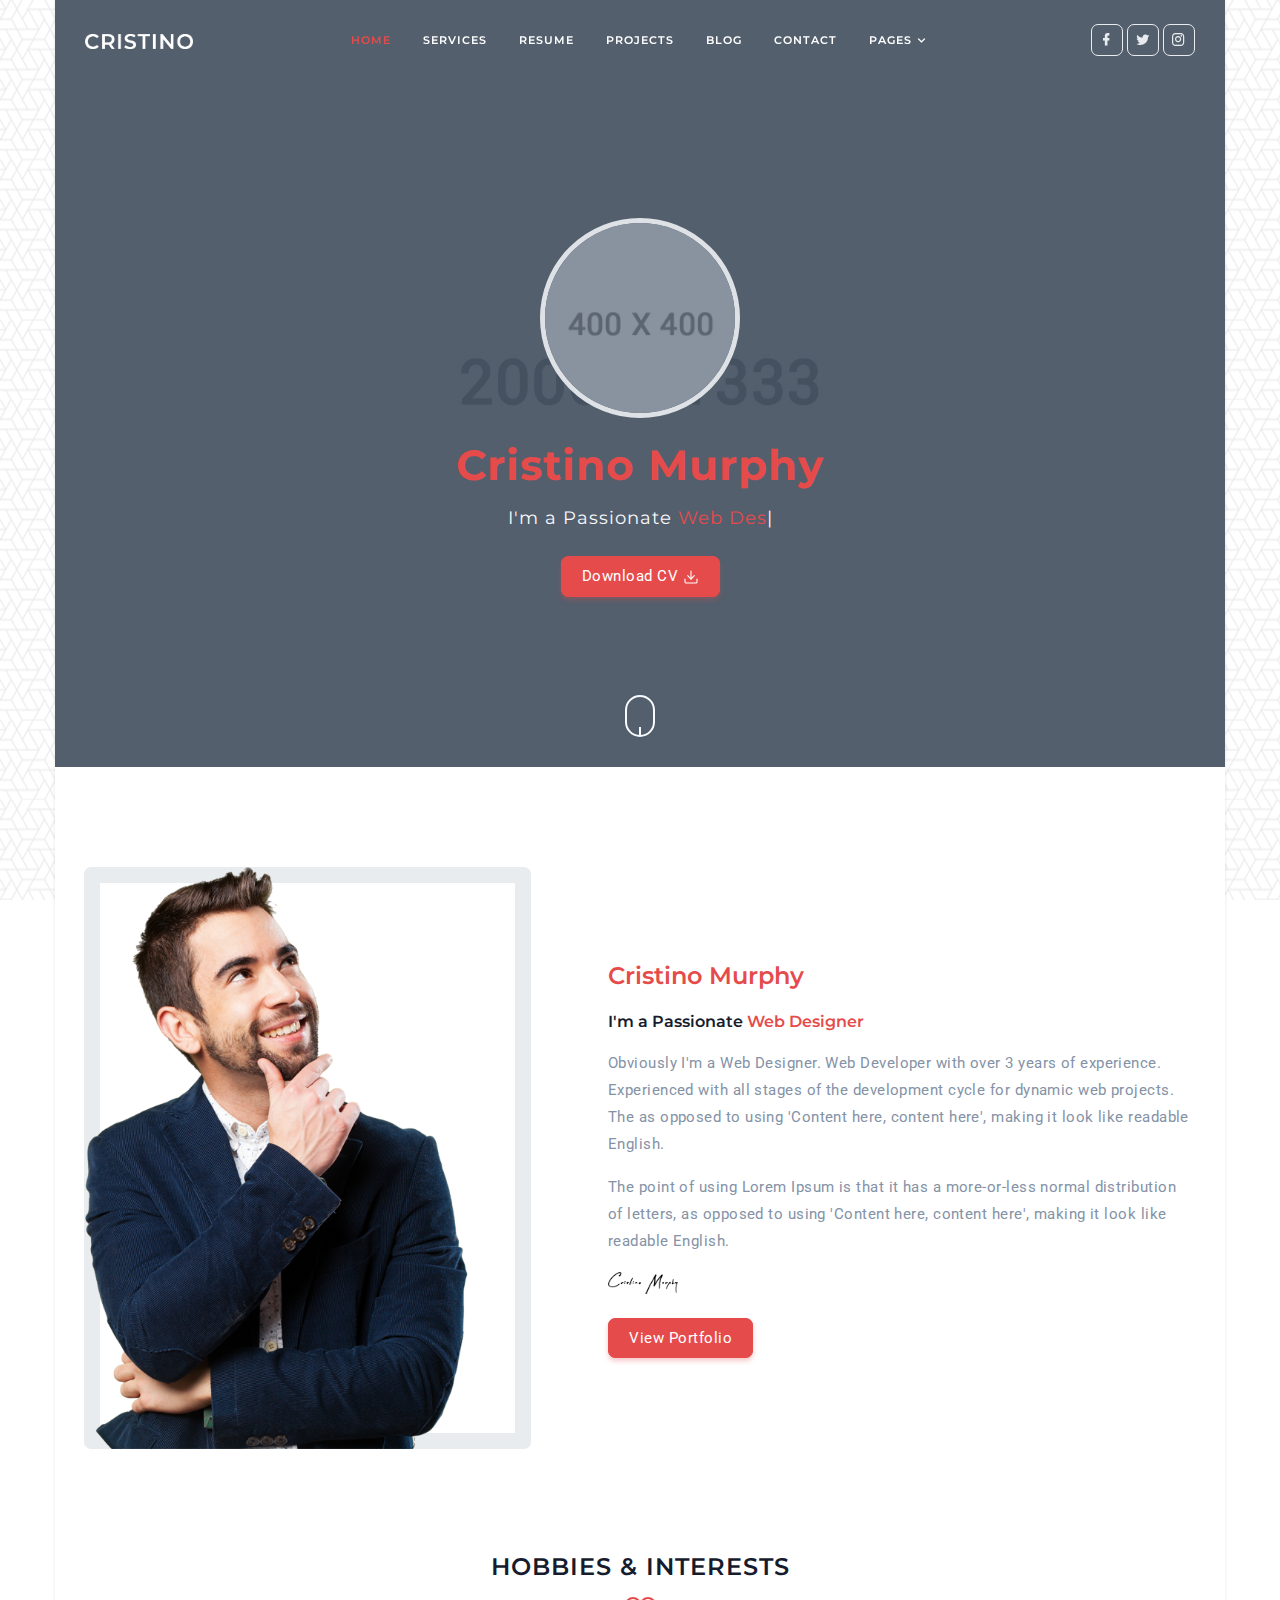
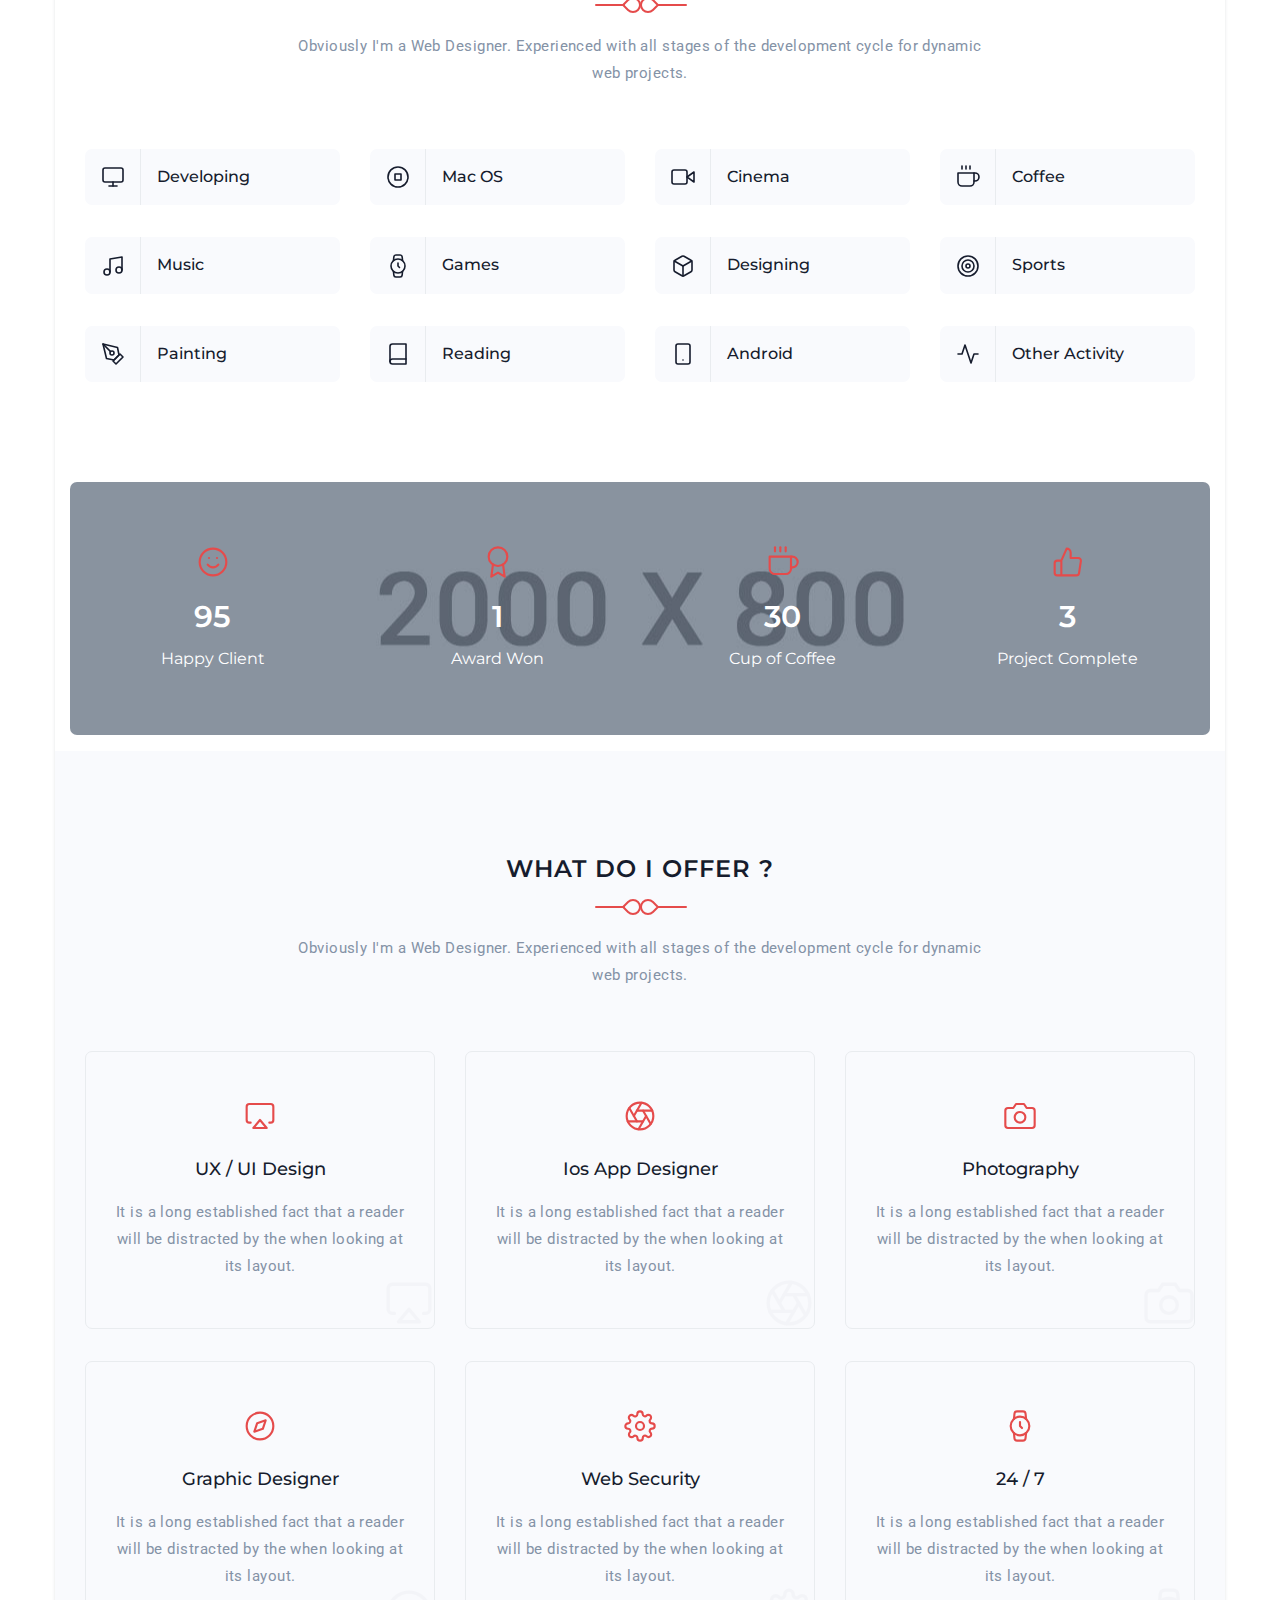
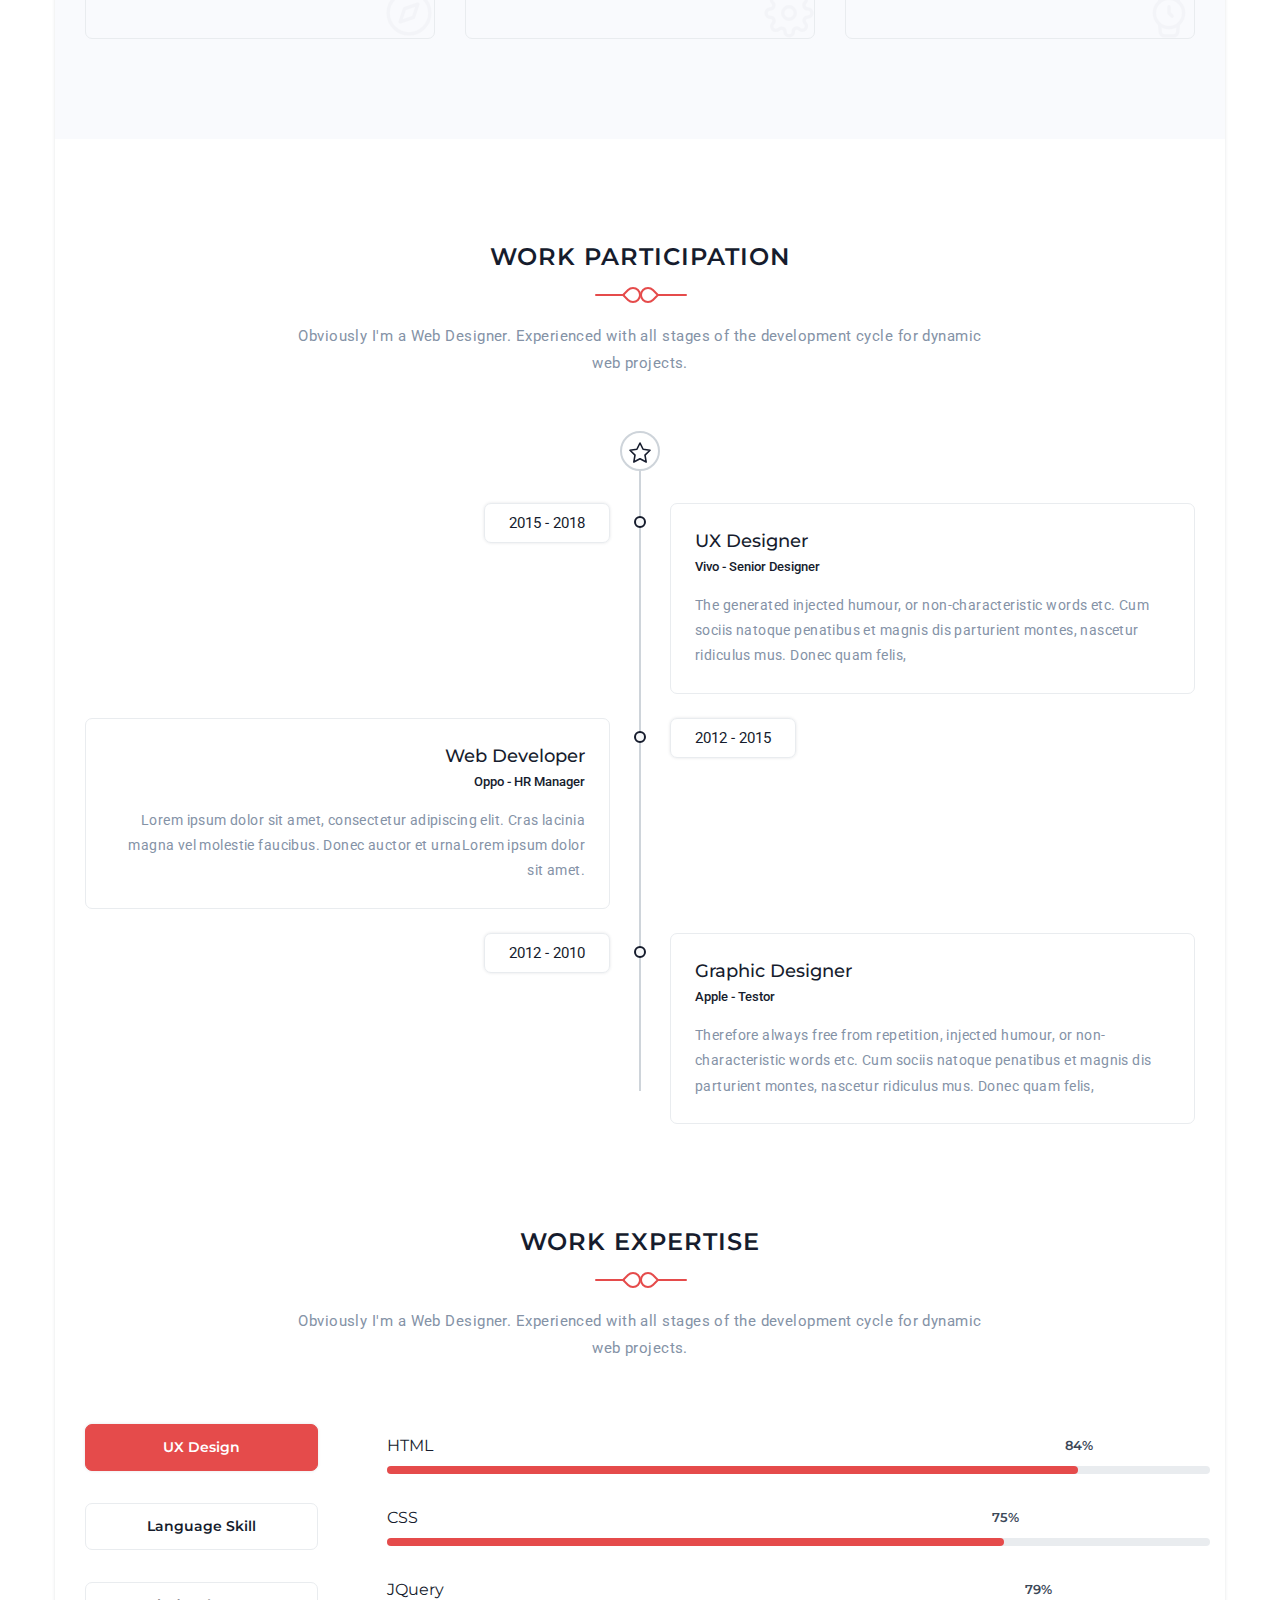
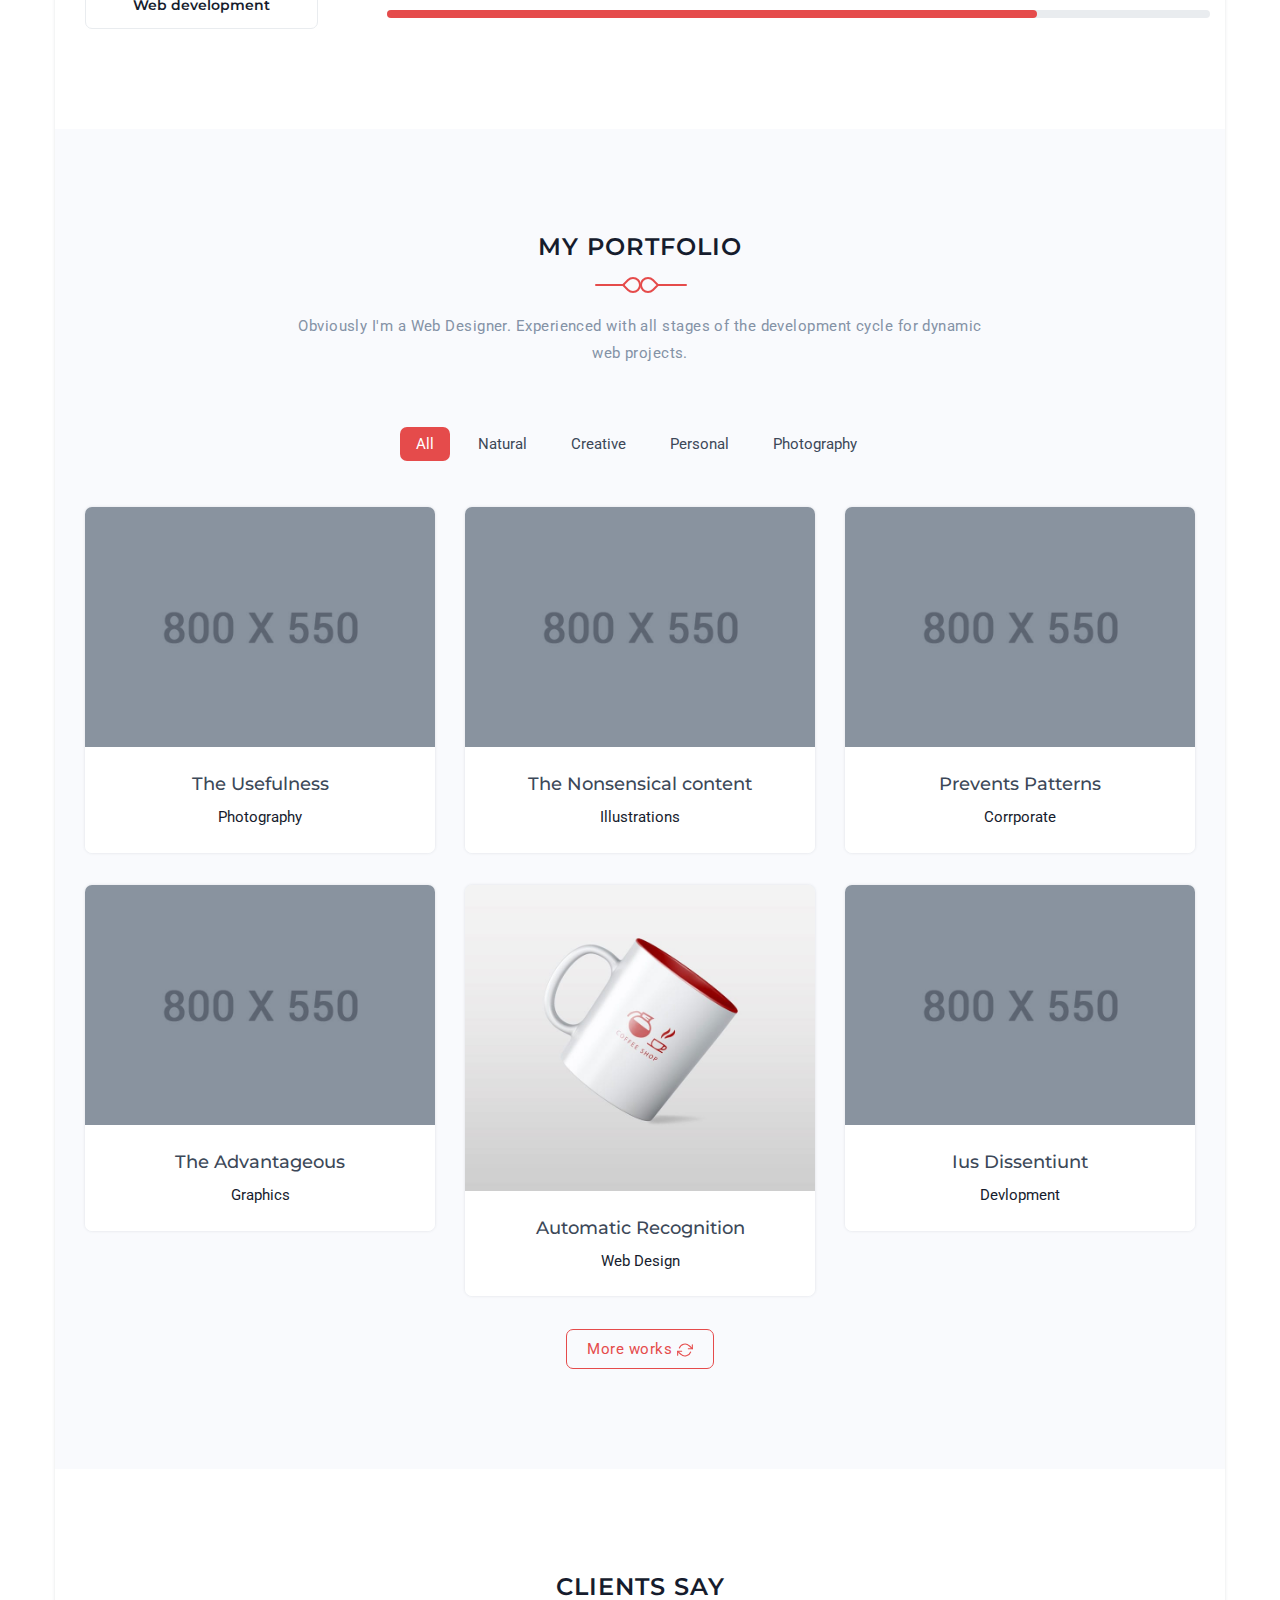
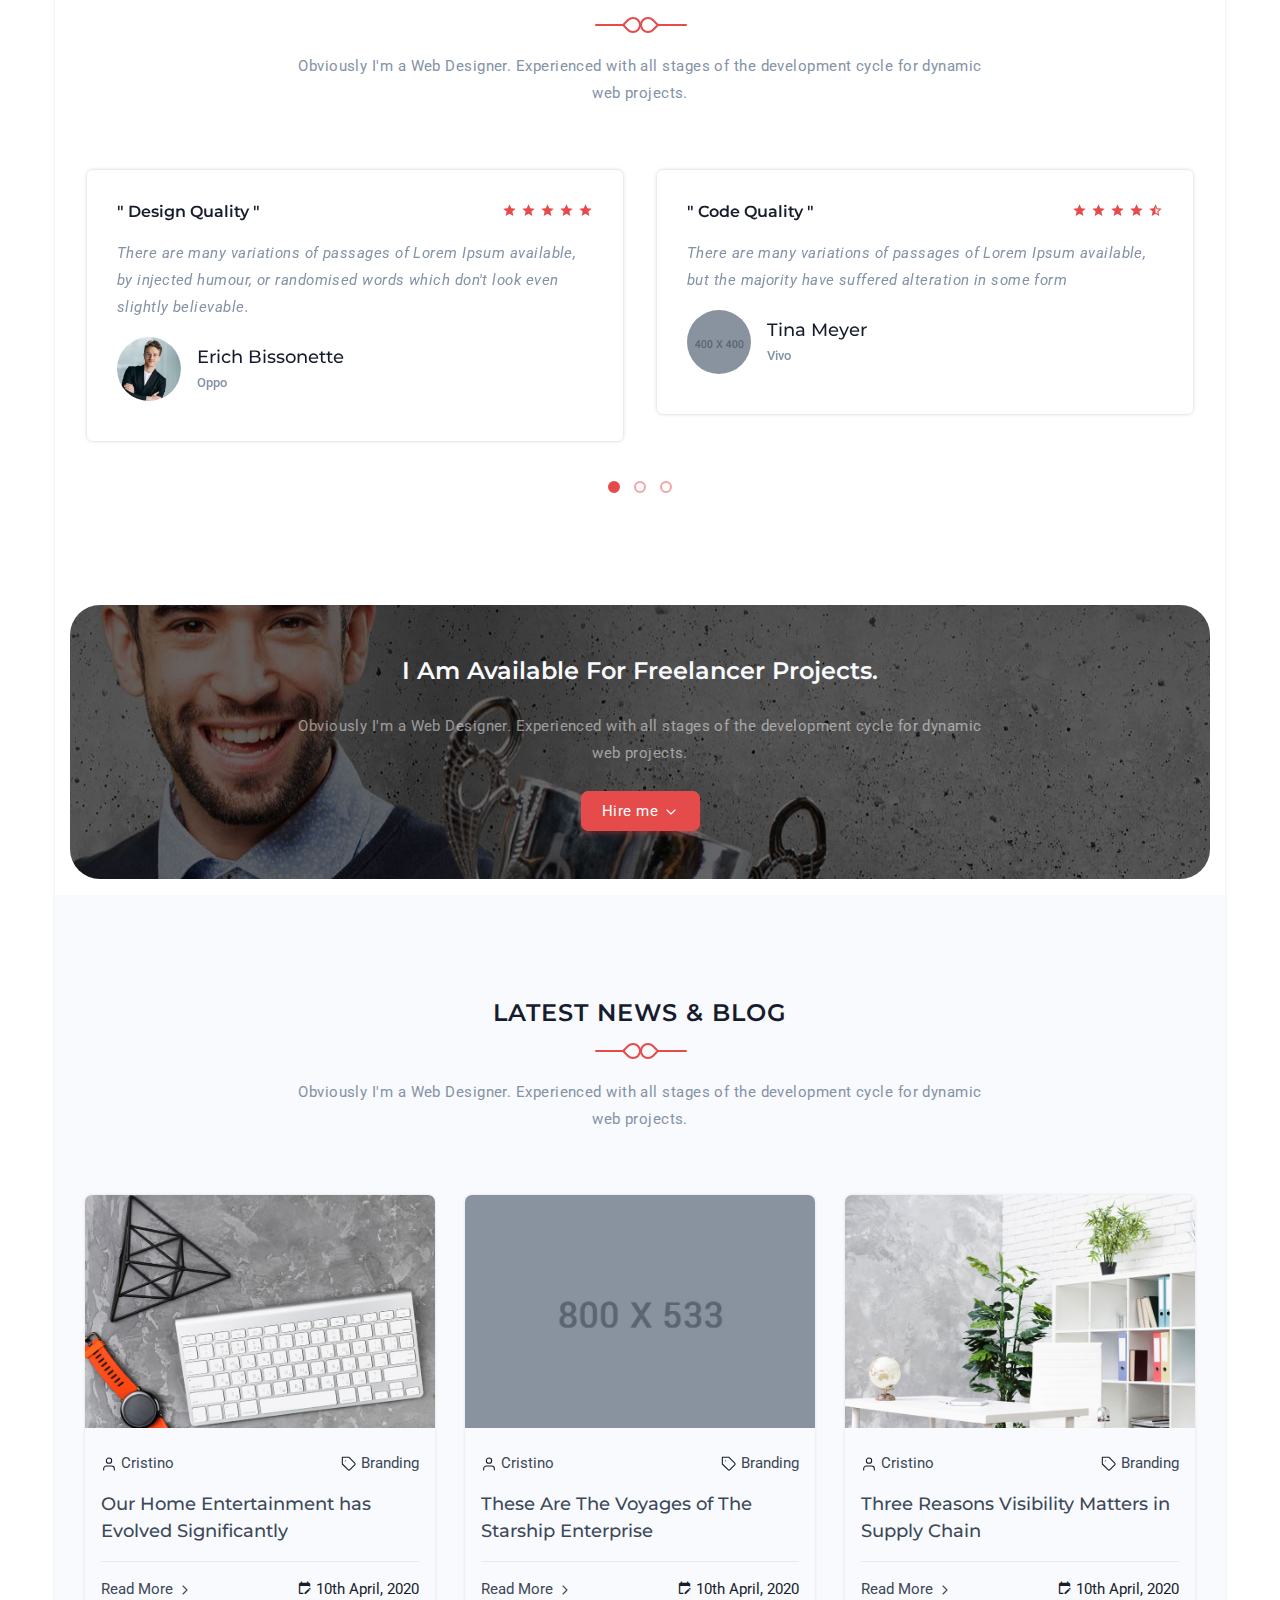
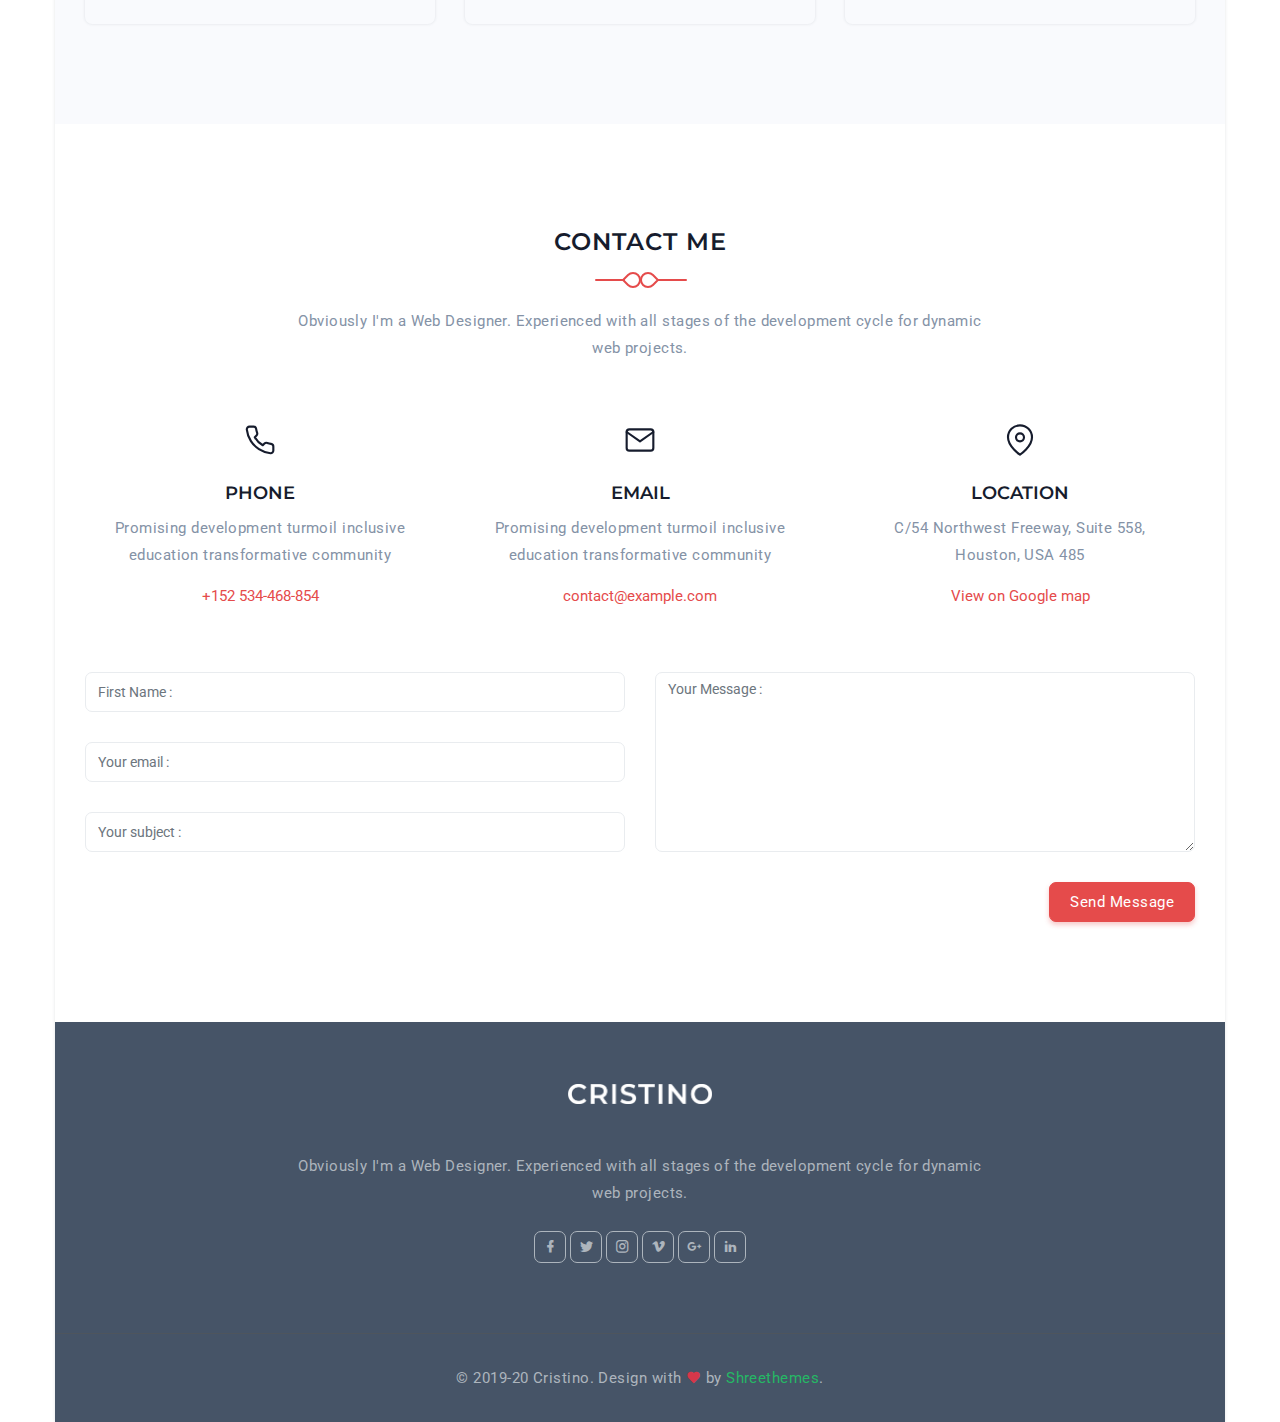
<file: index-boxed.html>
<!DOCTYPE html>
<html lang="en">

<head>
    <meta charset="utf-8" />
    <title>Cristino - Personal Portfolio Template</title>
    <meta name="viewport" content="width=device-width, initial-scale=1.0">
    <meta name="description" content="Premium Bootstrap 4 Landing Page Template" />
    <meta name="keywords" content="bootstrap 4, premium, marketing, multipurpose" />
    <meta content="Shreethemes" name="author" />
    <!-- favicon -->
    <link rel="shortcut icon" href="images/favicon.ico">
    <!-- Bootstrap -->
    <link href="css/bootstrap.min.css" rel="stylesheet" type="text/css" />
    <!-- Magnific -->
    <link href="css/magnific-popup.css" rel="stylesheet" type="text/css" />
    <!-- Icon -->
    <link href="css/materialdesignicons.min.css" rel="stylesheet" type="text/css" />
              
    <!-- SLICK SLIDER -->
    <link rel="stylesheet" href="css/owl.carousel.min.css"/> 
    <link rel="stylesheet" href="css/owl.theme.css"/> 
    <link rel="stylesheet" href="css/owl.transitions.css"/>    
    <!-- Custom Css -->
    <link href="css/style.css" rel="stylesheet" type="text/css" id="theme-opt" />
    <link href="css/colors/default.css" rel="stylesheet" id="color-opt">

</head>

<body>
    <!-- Loader -->
    <div id="preloader">
        <div id="status">
            <div class="logo">
                <img src="images/logo.png" height="20" class="d-block mx-auto" alt="">
            </div>
            <div class="spinner">
                <div class="bounce1"></div>
                <div class="bounce2"></div>
                <div class="bounce3"></div>
            </div>
        </div>
    </div>
    <!-- Loader -->

    <div id="sThemes-layout">
        <div class="sThemesbox">
            <!-- Navbar Start -->
            <nav class="navbar navbar-expand-lg fixed-top navbar-custom boxed-home navbar-light sticky">
                <div class="container">
                    <a class="navbar-brand" href="#">
                        <img src="images/logo.png" class="l-dark" height="15" alt="">
                        <img src="images/logo-light.png" class="l-light" height="15" alt="">
                    </a>
                    <button class="navbar-toggler" type="button" data-toggle="collapse" data-target="#navbarCollapse" aria-controls="navbarCollapse" aria-expanded="false" aria-label="Toggle navigation">
                        <span data-feather="menu" class="fea icon-md"></span>
                    </button><!--end button-->
    
                    <div class="collapse navbar-collapse" id="navbarCollapse">
                        <ul class="navbar-nav mx-auto">
                            <li class="nav-item active">
                                <a class="nav-link" href="#home">Home</a>
                            </li><!--end nav item-->
                            <li class="nav-item">
                                <a class="nav-link" href="#services">Services</a>
                            </li><!--end nav item-->
                            <li class="nav-item">
                                <a class="nav-link" href="#resume">Resume</a>
                            </li><!--end nav item-->
                            <li class="nav-item">
                                <a class="nav-link" href="#projects">Projects</a>
                            </li><!--end nav item-->
                            <li class="nav-item">
                                <a class="nav-link" href="#news">Blog</a>
                            </li><!--end nav item-->
                            <li class="nav-item">
                                <a class="nav-link" href="#contact">Contact</a>
                            </li><!--end nav item-->
                            <li class="nav-item dropdown">
                                <a class="nav-link dropdown-toggle" href="javascript:void(0)" id="navbarDropdown" role="button"
                                    data-toggle="dropdown" aria-haspopup="true" aria-expanded="false">Pages
                                </a>
                                <div class="dropdown-menu rounded m-0" aria-labelledby="navbarDropdown">
                                    <div class="container mx-0 mx-md-0">
                                        <div class="row">
                                            <div class="col-md-12">
                                                <a class="dropdown-item" href="page-blog.html">Blog</a>
                                                <a class="dropdown-item" href="page-blog-detail.html">Blog Detail</a>
                                                <a class="dropdown-item" href="page-portfolio.html">Portfolio</a>
                                                <a class="dropdown-item" href="page-portfolio-detail.html">Portfolio Detail</a>
                                            </div><!--end col-->
                                        </div><!--end row-->
                                    </div><!--end container-->
                                </div>
                            </li><!--end nav item-->
                        </ul>
    
                        <ul class="list-unstyled mb-0 mt-2 mt-sm-0 social-icon light-social-icon">
                            <li class="list-inline-item"><a href="javascript:void(0)"><i class="mdi mdi-facebook"></i></a></li>
                            <li class="list-inline-item"><a href="javascript:void(0)"><i class="mdi mdi-twitter"></i></a></li>
                            <li class="list-inline-item"><a href="javascript:void(0)"><i class="mdi mdi-instagram"></i></a></li>
                        </ul>
                    </div> 
                </div><!--end container-->
            </nav><!--end navbar-->
            <!-- Navbar End -->

            <!-- HOME START-->
            <section class="bg-half d-table w-100" style="background-image:url('images/home/04.jpg')" id="home">
                <div class="bg-overlay"></div>
                <div class="container">
                    <div class="row justify-content-center mt-5">
                        <div class="col-lg-12 text-center">
                            <div class="title-heading">
                                <img src="images/home/hero.jpg" class="img-fluid rounded-circle" alt="">
                                <h1 class="heading text-primary mt-3">Cristino Murphy</h1>
                                <h5 class="sub-title font-weight-normal text-light">I'm a Passionate <span class="element text-primary" data-elements="Web Designer, Web Developer, Photographer"></span></h5>
                                <div class="mt-4">
                                    <a href="javascript:void(0)" class="btn btn-primary">Download CV <i data-feather="download" class="fea icon-sm"></i></a>
                                </div>
                            </div>
                        </div><!--end col-->
                    </div><!--end row-->
                </div><!--end container--> 
                <a href="#about" data-scroll-nav="1" class="mouse-icon mouse-icon-white rounded-pill mouse-down">
                    <span class="wheel position-relative d-block mover"></span>
                </a>
            </section><!--end section-->
            <!-- HOME END-->
            
            <!-- About Start -->
            <section class="section pb-3" id="about">
                <div class="container">
                    <div class="row align-items-center">
                        <div class="col-lg-5 col-md-5">
                            <div class="about-hero">
                                <img src="images/hero.png" class="img-fluid mx-auto d-block about-tween position-relative" alt="">
                            </div>
                        </div><!--end col-->

                        <div class="col-lg-7 col-md-7 mt-4 pt-2 mt-sm-0 pt-sm-0">
                            <div class="section-title mb-0 ml-lg-5 ml-md-3">
                                <h4 class="title text-primary mb-3">Cristino Murphy</h4>
                                <h6 class="designation mb-3">I'm a Passionate <span class="text-primary">Web Designer</span></h6>
                                <p class="text-muted">Obviously I'm a Web Designer. Web Developer with over 3 years of experience. Experienced with all stages of the development cycle for dynamic web projects. The as opposed to using 'Content here, content here', making it look like readable English.</p>
                                <p class="text-muted">The point of using Lorem Ipsum is that it has a more-or-less normal distribution of letters, as opposed to using 'Content here, content here', making it look like readable English.</p>
                                <img src="images/sign.png" height="22" alt="">
                                <div class="mt-4">
                                    <a href="#projects" class="btn btn-primary mouse-down">View Portfolio</a>
                                </div>
                            </div>
                        </div><!--end col-->
                    </div><!--end row-->
                </div><!--end container-->

                <div class="container mt-100 mt-60">
                    <div class="row justify-content-center">
                        <div class="col-12 text-center">
                            <div class="section-title">
                                <div class="titles">
                                    <h4 class="title title-line text-uppercase mb-4 pb-4">Hobbies & Interests</h4>
                                    <span></span>
                                </div>
                                <p class="text-muted mx-auto para-desc mb-0">Obviously I'm a Web Designer. Experienced with all stages of the development cycle for dynamic web projects.</p>
                            </div>
                        </div><!--end col-->
                    </div><!--end row-->
                    
                    <div class="row">
                        <div class="col-lg-3 col-md-4 col-12 mt-4 pt-2">
                            <div class="interests-desc bg-light position-relative px-2 py-3 rounded">
                                <div class="hobbies d-flex align-items-center">
                                    <div class="text-center rounded-pill mr-4">
                                        <i data-feather="monitor" class="icon fea icon-md-sm"></i>
                                    </div>
                                    <div class="content">
                                        <h6 class="title mb-0">Developing</h6>
                                    </div>
                                </div>
                            </div>
                        </div><!--end col-->
                        
                        <div class="col-lg-3 col-md-4 col-12 mt-4 pt-2">
                            <div class="interests-desc bg-light position-relative px-2 py-3 rounded">
                                <div class="hobbies d-flex align-items-center">
                                    <div class="text-center rounded-pill mr-4">
                                        <i data-feather="stop-circle" class="icon fea icon-md-sm"></i>
                                    </div>
                                    <div class="content">
                                        <h6 class="title mb-0">Mac OS</h6>
                                    </div>
                                </div>
                            </div>
                        </div><!--end col-->
                        
                        <div class="col-lg-3 col-md-4 col-12 mt-4 pt-2">
                            <div class="interests-desc bg-light position-relative px-2 py-3 rounded">
                                <div class="hobbies d-flex align-items-center">
                                    <div class="text-center rounded-pill mr-4">
                                        <i data-feather="video" class="icon fea icon-md-sm"></i>
                                    </div>
                                    <div class="content">
                                        <h6 class="title mb-0">Cinema</h6>
                                    </div>
                                </div>
                            </div>
                        </div><!--end col-->
                        
                        <div class="col-lg-3 col-md-4 col-12 mt-4 pt-2">
                            <div class="interests-desc bg-light position-relative px-2 py-3 rounded">
                                <div class="hobbies d-flex align-items-center">
                                    <div class="text-center rounded-pill mr-4">
                                        <i data-feather="coffee" class="icon fea icon-md-sm"></i>
                                    </div>
                                    <div class="content">
                                        <h6 class="title mb-0">Coffee</h6>
                                    </div>
                                </div>
                            </div>
                        </div><!--end col-->
                        
                        <div class="col-lg-3 col-md-4 col-12 mt-4 pt-2">
                            <div class="interests-desc bg-light position-relative px-2 py-3 rounded">
                                <div class="hobbies d-flex align-items-center">
                                    <div class="text-center rounded-pill mr-4">
                                        <i data-feather="music" class="icon fea icon-md-sm"></i>
                                    </div>
                                    <div class="content">
                                        <h6 class="title mb-0">Music</h6>
                                    </div>
                                </div>
                            </div>
                        </div><!--end col-->
                        
                        <div class="col-lg-3 col-md-4 col-12 mt-4 pt-2">
                            <div class="interests-desc bg-light position-relative px-2 py-3 rounded">
                                <div class="hobbies d-flex align-items-center">
                                    <div class="text-center rounded-pill mr-4">
                                        <i data-feather="watch" class="icon fea icon-md-sm"></i>
                                    </div>
                                    <div class="content">
                                        <h6 class="title mb-0">Games</h6>
                                    </div>
                                </div>
                            </div>
                        </div><!--end col-->
                        
                        <div class="col-lg-3 col-md-4 col-12 mt-4 pt-2">
                            <div class="interests-desc bg-light position-relative px-2 py-3 rounded">
                                <div class="hobbies d-flex align-items-center">
                                    <div class="text-center rounded-pill mr-4">
                                        <i data-feather="box" class="icon fea icon-md-sm"></i>
                                    </div>
                                    <div class="content">
                                        <h6 class="title mb-0">Designing</h6>
                                    </div>
                                </div>
                            </div>
                        </div><!--end col-->
                        
                        <div class="col-lg-3 col-md-4 col-12 mt-4 pt-2">
                            <div class="interests-desc bg-light position-relative px-2 py-3 rounded">
                                <div class="hobbies d-flex align-items-center">
                                    <div class="text-center rounded-pill mr-4">
                                        <i data-feather="target" class="icon fea icon-md-sm"></i>
                                    </div>
                                    <div class="content">
                                        <h6 class="title mb-0">Sports</h6>
                                    </div>
                                </div>
                            </div>
                        </div><!--end col-->
                        
                        <div class="col-lg-3 col-md-4 col-12 mt-4 pt-2">
                            <div class="interests-desc bg-light position-relative px-2 py-3 rounded">
                                <div class="hobbies d-flex align-items-center">
                                    <div class="text-center rounded-pill mr-4">
                                        <i data-feather="pen-tool" class="icon fea icon-md-sm"></i>
                                    </div>
                                    <div class="content">
                                        <h6 class="title mb-0">Painting</h6>
                                    </div>
                                </div>
                            </div>
                        </div><!--end col-->
                        
                        <div class="col-lg-3 col-md-4 col-12 mt-4 pt-2">
                            <div class="interests-desc bg-light position-relative px-2 py-3 rounded">
                                <div class="hobbies d-flex align-items-center">
                                    <div class="text-center rounded-pill mr-4">
                                        <i data-feather="book" class="icon fea icon-md-sm"></i>
                                    </div>
                                    <div class="content">
                                        <h6 class="title mb-0">Reading</h6>
                                    </div>
                                </div>
                            </div>
                        </div><!--end col-->
                        
                        <div class="col-lg-3 col-md-4 col-12 mt-4 pt-2">
                            <div class="interests-desc bg-light position-relative px-2 py-3 rounded">
                                <div class="hobbies d-flex align-items-center">
                                    <div class="text-center rounded-pill mr-4">
                                        <i data-feather="smartphone" class="icon fea icon-md-sm"></i>
                                    </div>
                                    <div class="content">
                                        <h6 class="title mb-0">Android</h6>
                                    </div>
                                </div>
                            </div>
                        </div><!--end col-->
                        
                        <div class="col-lg-3 col-md-4 col-12 mt-4 pt-2">
                            <div class="interests-desc bg-light position-relative px-2 py-3 rounded">
                                <div class="hobbies d-flex align-items-center">
                                    <div class="text-center rounded-pill mr-4">
                                        <i data-feather="activity" class="icon fea icon-md-sm"></i>
                                    </div>
                                    <div class="content">
                                        <h6 class="title mb-0">Other Activity</h6>
                                    </div>
                                </div>
                            </div>
                        </div><!--end col-->
                    </div>
                </div><!--end container-->

                <div class="container-fluid mt-100 mt-60">
                    <div class="rounded py-md-5 py-4" style="background: url('images/bg-counter.jpg') center center;">
                        <div class="container">
                            <div class="row" id="counter">
                                <div class="col-lg-3 col-6">
                                    <div class="counter-box rounded py-3 text-center">
                                        <div class="counter-icon">
                                            <i data-feather="smile" class="fea icon-md text-primary"></i>
                                        </div>
                                        <h3 class="counter-value mt-3 text-white title-dark" data-count="1251">95</h3>
                                        <h6 class="counter-head font-weight-normal mb-0 text-white title-dark">Happy Client</h6>
                                    </div><!--end counter box-->
                                </div><!--end col-->
        
                                <div class="col-lg-3 col-6">
                                    <div class="counter-box rounded py-3 text-center">
                                        <div class="counter-icon">
                                            <i data-feather="award" class="fea icon-md text-primary"></i>
                                        </div>
                                        <h3 class="counter-value mt-3 text-white title-dark" data-count="15">1</h3>
                                        <h6 class="counter-head font-weight-normal mb-0 text-white title-dark">Award Won</h6>
                                    </div><!--end counter box-->
                                </div><!--end col-->
        
                                <div class="col-lg-3 col-6">
                                    <div class="counter-box rounded py-3 text-center">
                                        <div class="counter-icon">
                                            <i data-feather="coffee" class="fea icon-md text-primary"></i>
                                        </div>
                                        <h3 class="counter-value mt-3 text-white title-dark" data-count="3261">30</h3>
                                        <h6 class="counter-head font-weight-normal mb-0 text-white title-dark">Cup of Coffee</h6>
                                    </div><!--end counter box-->
                                </div><!--end col-->
        
                                <div class="col-lg-3 col-6">
                                    <div class="counter-box rounded py-3 text-center">
                                        <div class="counter-icon">
                                            <i data-feather="thumbs-up" class="fea icon-md text-primary"></i>
                                        </div>
                                        <h3 class="counter-value mt-3 text-white title-dark" data-count="36">3</h3>
                                        <h6 class="counter-head font-weight-normal mb-0 text-white title-dark">Project Complete</h6>
                                    </div><!--end counter box-->
                                </div><!--end col-->
                            </div><!--end row-->
                        </div><!--end container-->
                    </div><!--end div-->
                </div><!--end container fluid-->
            </section>
            <!-- About end -->
                
            <!-- Services Start -->
            <section class="section bg-light" id="services">
                <div class="container">
                    <div class="row justify-content-center">
                        <div class="col-12 text-center">
                            <div class="section-title">
                                <div class="titles">
                                    <h4 class="title title-line text-uppercase mb-4 pb-4">What Do I Offer ?</h4>
                                    <span></span>
                                </div>
                                <p class="text-muted mx-auto para-desc mb-0">Obviously I'm a Web Designer. Experienced with all stages of the development cycle for dynamic web projects.</p>
                            </div>
                        </div><!--end col-->
                    </div><!--end row-->

                    <div class="row">                    
                        <div class="col-lg-4 col-md-6 col-12 mt-4 pt-2">
                            <div class="service-wrapper rounded position-relative text-center border border-footer p-4 pt-5 pb-5">
                                <div class="icon text-primary">
                                    <i data-feather="airplay" class="fea icon-md"></i>
                                </div>
                                <div class="content mt-4">
                                    <h5 class="title">UX / UI Design</h5>
                                    <p class="text-muted mt-3 mb-0">It is a long established fact that a reader will be distracted by the when looking at its layout.</p>
                                </div>
                                <div class="big-icon">
                                    <i data-feather="airplay" class="fea icons"></i>
                                </div>
                            </div>
                        </div><!--end col-->

                        <div class="col-lg-4 col-md-6 col-12 mt-4 pt-2">
                            <div class="service-wrapper rounded position-relative text-center border border-footer p-4 pt-5 pb-5">
                                <div class="icon text-primary">
                                    <i data-feather="aperture" class="fea icon-md"></i>
                                </div>
                                <div class="content mt-4">
                                    <h5 class="title">Ios App Designer</h5>
                                    <p class="text-muted mt-3 mb-0">It is a long established fact that a reader will be distracted by the when looking at its layout.</p>
                                </div>
                                <div class="big-icon">
                                    <i data-feather="aperture" class="fea icons"></i>
                                </div>
                            </div>
                        </div><!--end col-->
                        
                        <div class="col-lg-4 col-md-6 col-12 mt-4 pt-2">
                            <div class="service-wrapper rounded position-relative text-center border border-footer p-4 pt-5 pb-5">
                                <div class="icon text-primary">
                                    <i data-feather="camera" class="fea icon-md"></i>
                                </div>
                                <div class="content mt-4">
                                    <h5 class="title">Photography</h5>
                                    <p class="text-muted mt-3 mb-0">It is a long established fact that a reader will be distracted by the when looking at its layout.</p>
                                </div>
                                <div class="big-icon">
                                    <i data-feather="camera" class="fea icons"></i>
                                </div>
                            </div>
                        </div><!--end col-->
                        
                        <div class="col-lg-4 col-md-6 col-12 mt-4 pt-2">
                            <div class="service-wrapper rounded position-relative text-center border border-footer p-4 pt-5 pb-5">
                                <div class="icon text-primary">
                                    <i data-feather="compass" class="fea icon-md"></i>
                                </div>
                                <div class="content mt-4">
                                    <h5 class="title">Graphic Designer</h5>
                                    <p class="text-muted mt-3 mb-0">It is a long established fact that a reader will be distracted by the when looking at its layout.</p>
                                </div>
                                <div class="big-icon">
                                    <i data-feather="compass" class="fea icons"></i>
                                </div>
                            </div>
                        </div><!--end col-->
                        
                        <div class="col-lg-4 col-md-6 col-12 mt-4 pt-2">
                            <div class="service-wrapper rounded position-relative text-center border border-footer p-4 pt-5 pb-5">
                                <div class="icon text-primary">
                                    <i data-feather="settings" class="fea icon-md"></i>
                                </div>
                                <div class="content mt-4">
                                    <h5 class="title">Web Security</h5>
                                    <p class="text-muted mt-3 mb-0">It is a long established fact that a reader will be distracted by the when looking at its layout.</p>
                                </div>
                                <div class="big-icon">
                                    <i data-feather="settings" class="fea icons"></i>
                                </div>
                            </div>
                        </div><!--end col-->
                        
                        <div class="col-lg-4 col-md-6 col-12 mt-4 pt-2">
                            <div class="service-wrapper rounded position-relative text-center border border-footer p-4 pt-5 pb-5">
                                <div class="icon text-primary">
                                    <i data-feather="watch" class="fea icon-md"></i>
                                </div>
                                <div class="content mt-4">
                                    <h5 class="title">24 / 7</h5>
                                    <p class="text-muted mt-3 mb-0">It is a long established fact that a reader will be distracted by the when looking at its layout.</p>
                                </div>
                                <div class="big-icon">
                                    <i data-feather="watch" class="fea icons"></i>
                                </div>
                            </div>
                        </div><!--end col-->
                    </div><!--end row-->
                </div><!--end container-->
            </section>
            <!-- Services End -->

            <!-- Resume Start -->
            <section class="section" id="resume">
                <div class="container">
                    <div class="row justify-content-center">
                        <div class="col-12 text-center">
                            <div class="section-title">
                                <div class="titles">
                                    <h4 class="title title-line text-uppercase mb-4 pb-4">Work Participation</h4>
                                    <span></span>
                                </div>
                                <p class="text-muted mx-auto para-desc mb-0">Obviously I'm a Web Designer. Experienced with all stages of the development cycle for dynamic web projects.</p>
                            </div>
                        </div><!--end col-->
                    </div><!--end row-->

                    <div class="row">
                        <div class="col-12">
                            <div class="main-icon rounded-pill text-center mt-4 pt-2">
                                <i data-feather="star" class="fea icon-md-sm"></i>
                            </div>
                            <div class="timeline-page pt-2 position-relative">
                                <div class="timeline-item mt-4">
                                    <div class="row">
                                        <div class="col-lg-6 col-md-6 col-sm-6">
                                            <div class="duration date-label-left border rounded p-2 pl-4 pr-4 position-relative shadow text-left">2015 - 2018</div>
                                        </div><!--end col-->
                                        <div class="col-lg-6 col-md-6 col-sm-6">
                                            <div class="event event-description-right rounded p-4 border float-left text-left">
                                                <h5 class="title mb-0 text-capitalize">UX Designer</h5>
                                                <small class="company">Vivo - Senior Designer</small>
                                                <p class="timeline-subtitle mt-3 mb-0 text-muted">The generated injected humour, or non-characteristic words etc. Cum sociis natoque penatibus et magnis dis parturient montes, nascetur ridiculus mus. Donec quam felis,</p>
                                            </div>
                                        </div><!--end col-->
                                    </div><!--end row-->
                                </div><!--end timeline item-->
                
                                <div class="timeline-item mt-4">
                                    <div class="row">
                                        <div class="col-lg-6 col-md-6 col-sm-6 order-sm-1 order-2">
                                            <div class="event event-description-left rounded p-4 border float-left text-right">
                                                <h5 class="title mb-0 text-capitalize">Web Developer</h5>
                                                <small class="company">Oppo - HR Manager</small>
                                                <p class="timeline-subtitle mt-3 mb-0 text-muted">Lorem ipsum dolor sit amet, consectetur adipiscing elit. Cras lacinia magna vel molestie faucibus. Donec auctor et urnaLorem ipsum dolor sit amet.</p>
                                            </div>
                                        </div><!--end col-->
                                        <div class="col-lg-6 col-md-6 col-sm-6 order-sm-2 order-1">
                                            <div class="duration duration-right rounded border p-2 pl-4 pr-4 position-relative shadow text-left">2012 - 2015</div>
                                        </div><!--end col-->
                                    </div><!--end row-->
                                </div><!--end timeline item-->
            
                                <div class="timeline-item mt-4">
                                    <div class="row">
                                        <div class="col-lg-6 col-md-6 col-sm-6">
                                            <div class="duration date-label-left border rounded p-2 pl-4 pr-4 position-relative shadow text-left"> 2012 - 2010</div>
                                        </div><!--end col-->
                                        <div class="col-lg-6 col-md-6 col-sm-6">
                                            <div class="event event-description-right rounded p-4 border float-left text-left">
                                                <h5 class="title mb-0 text-capitalize">Graphic Designer</h5>
                                                <small class="company">Apple - Testor</small>
                                                <p class="timeline-subtitle mt-3 mb-0 text-muted">Therefore always free from repetition, injected humour, or non-characteristic words etc. Cum sociis natoque penatibus et magnis dis parturient montes, nascetur ridiculus mus. Donec quam felis, </p>
                                            </div>
                                        </div><!--end col-->
                                    </div><!--end row-->
                                </div><!--end timeline item-->
                            </div><!--end timeline page-->
                            <!-- TIMELINE END -->
                        </div><!--end col-->
                    </div><!--end row-->
                </div><!--end container-->
                
                <div class="container-fluid mt-100 mt-60">
                    <div class="row position-relative">
                        <div class="col-lg-12">
                            <div class="cta-full-img-box">
                                <div class="row justify-content-center">
                                    <div class="col-12 text-center">
                                        <div class="section-title">
                                            <div class="titles">
                                                <h4 class="title title-line text-uppercase mb-4 pb-4">Work Expertise</h4>
                                                <span></span>
                                            </div>
                                            <p class="text-muted mx-auto para-desc mb-0">Obviously I'm a Web Designer. Experienced with all stages of the development cycle for dynamic web projects.</p>
                                        </div>
                                    </div><!--end col-->
                                </div><!--end row-->

                                <div class="row align-items-center">
                                    <div class="col-lg-3 col-md-4 col-12">
                                        <ul class="nav nav-pills flex-column px-0" id="pills-tab" role="tablist">
                                            <li class="nav-item mt-4 pt-2">
                                                <a class="nav-link rounded active" id="pills-cloud-tab" data-toggle="pill" href="#pills-cloud" role="tab" aria-controls="pills-cloud" aria-selected="false">
                                                    <div class="skill-container text-center pt-1 pb-1">
                                                        <h6 class="title mb-0">UX Design</h6>
                                                    </div>
                                                </a><!--end nav link-->
                                            </li><!--end nav item-->
                                            
                                            <li class="nav-item mt-4 pt-2">
                                                <a class="nav-link rounded" id="pills-smart-tab" data-toggle="pill" href="#pills-smart" role="tab" aria-controls="pills-smart" aria-selected="false">
                                                    <div class="skill-container text-center pt-1 pb-1">
                                                        <h6 class="title mb-0">Language Skill</h6>
                                                    </div>
                                                </a><!--end nav link-->
                                            </li><!--end nav item-->
                                            
                                            <li class="nav-item mt-4 pt-2">
                                                <a class="nav-link rounded" id="pills-apps-tab" data-toggle="pill" href="#pills-apps" role="tab" aria-controls="pills-apps" aria-selected="false">
                                                    <div class="skill-container text-center pt-1 pb-1">
                                                        <h6 class="title mb-0">Web development</h6>
                                                    </div>
                                                </a><!--end nav link-->
                                            </li><!--end nav item-->
                                        </ul><!--end nav pills-->
                                    </div><!--end col-->

                                    <div class="col-lg-9 col-md-8 col-12">
                                        <div class="tab-content pl-lg-4" id="pills-tabContent">
                                            <div class="tab-pane fade show active" id="pills-cloud" role="tabpanel" aria-labelledby="pills-cloud-tab">
                                                <div class="progress-box mt-4 pt-2">
                                                    <h6 class="font-weight-normal">HTML</h6>
                                                    <div class="progress">
                                                        <div class="progress-bar position-relative bg-primary" style="width:84%;">
                                                            <div class="progress-value d-block text-dark h6">84%</div>
                                                        </div>
                                                    </div>
                                                </div><!--end process box-->
                                                <div class="progress-box mt-4 pt-2">
                                                    <h6 class="font-weight-normal">CSS</h6>
                                                    <div class="progress">
                                                        <div class="progress-bar position-relative bg-primary" style="width:75%;">
                                                            <div class="progress-value d-block text-dark h6">75%</div>
                                                        </div>
                                                    </div>
                                                </div><!--end process box-->
                                                <div class="progress-box mt-4 pt-2">
                                                    <h6 class="font-weight-normal">JQuery</h6>
                                                    <div class="progress">
                                                        <div class="progress-bar position-relative bg-primary" style="width:79%;">
                                                            <div class="progress-value d-block text-dark h6">79%</div>
                                                        </div>
                                                    </div>
                                                </div><!--end process box-->
                                            </div><!--end teb pane-->
                                            
                                            <div class="tab-pane fade" id="pills-smart" role="tabpanel" aria-labelledby="pills-smart-tab">
                                                <div class="progress-box mt-4 pt-2">
                                                    <h6 class="font-weight-normal">English</h6>
                                                    <div class="progress">
                                                        <div class="progress-bar position-relative bg-primary" style="width:84%;">
                                                            <div class="progress-value d-block text-dark h6">84%</div>
                                                        </div>
                                                    </div>
                                                </div><!--end process box-->
                                                <div class="progress-box mt-4 pt-2">
                                                    <h6 class="font-weight-normal">Spanish</h6>
                                                    <div class="progress">
                                                        <div class="progress-bar position-relative bg-primary" style="width:75%;">
                                                            <div class="progress-value d-block text-dark h6">75%</div>
                                                        </div>
                                                    </div>
                                                </div><!--end process box-->
                                                <div class="progress-box mt-4 pt-2">
                                                    <h6 class="font-weight-normal">German</h6>
                                                    <div class="progress">
                                                        <div class="progress-bar position-relative bg-primary" style="width:79%;">
                                                            <div class="progress-value d-block text-dark h6">79%</div>
                                                        </div>
                                                    </div>
                                                </div><!--end process box-->
                                            </div><!--end teb pane-->

                                            <div class="tab-pane fade" id="pills-apps" role="tabpanel" aria-labelledby="pills-apps-tab">
                                                <div class="progress-box mt-4 pt-2">
                                                    <h6 class="font-weight-normal">Photoshop</h6>
                                                    <div class="progress">
                                                        <div class="progress-bar position-relative bg-primary" style="width:84%;">
                                                            <div class="progress-value d-block text-dark h6">84%</div>
                                                        </div>
                                                    </div>
                                                </div><!--end process box-->
                                                <div class="progress-box mt-4 pt-2">
                                                    <h6 class="font-weight-normal">Sketch</h6>
                                                    <div class="progress">
                                                        <div class="progress-bar position-relative bg-primary" style="width:75%;">
                                                            <div class="progress-value d-block text-dark h6">75%</div>
                                                        </div>
                                                    </div>
                                                </div>
                                            </div><!--end teb pane-->
                                        </div><!--end tab content-->
                                    </div><!--end col-->
                                </div> <!-- end row --> 
                            </div> <!-- end about detail -->
                        </div> <!-- end col -->        
                    </div><!--end row-->
                </div><!--end container fluid-->
            </section><!--end section-->   
            <!-- Skill End -->

            <!-- Projects End -->
            <section class="section bg-light" id="projects">
                <div class="container">
                    <div class="row justify-content-center">
                        <div class="col-12 text-center">
                            <div class="section-title">
                                <div class="titles">
                                    <h4 class="title title-line text-uppercase mb-4 pb-4">My Portfolio</h4>
                                    <span></span>
                                </div>
                                <p class="text-muted mx-auto para-desc mb-0">Obviously I'm a Web Designer. Experienced with all stages of the development cycle for dynamic web projects.</p>
                            </div>
                        </div><!--end col-->
                    </div><!--end row-->
                </div>    
                
                <div class="container">                
                    <div class="row mt-4 pt-2">
                        <div class="col-lg-12">
                            <ul class="portfolioFilter text-center mb-0 list-unstyled">
                                <li class="list-inline-item mb-3"><a href="#" data-filter="*" class="active text-dark mr-2 py-2 px-3 rounded">All</a></li>
                                <li class="list-inline-item mb-3"><a href="#" data-filter=".natural" class="text-dark mr-2 py-2 px-3 rounded">Natural</a></li>
                                <li class="list-inline-item mb-3"><a href="#" data-filter=".creative" class="text-dark mr-2 py-2 px-3 rounded">Creative</a></li>
                                <li class="list-inline-item mb-3"><a href="#" data-filter=".personal" class="text-dark mr-2 py-2 px-3 rounded">Personal</a></li>
                                <li class="list-inline-item mb-3"><a href="#" data-filter=".photography" class="text-dark mr-2 py-2 px-3 rounded">Photography</a></li>
                            </ul>
                        </div><!--end col-->
                    </div><!--end row-->

                    <div class="portfolioContainer row">
                        <div class="col-lg-4 col-md-6 mt-4 pt-2 natural personal">
                            <div class="portfolio-box rounded shadow position-relative overflow-hidden">
                                <div class="portfolio-box-img position-relative overflow-hidden">
                                    <img src="images/portfolio/1.jpg" class="img-fluid" alt="member-image">
                                    <div class="overlay-work">
                                        <div class="work-content text-center">
                                            <a href="images/portfolio/1.jpg" class="text-light work-icon bg-dark d-inline-block rounded-pill mfp-image"><i data-feather="camera" class="fea icon-sm image-icon"></i></a>
                                        </div>
                                    </div>
                                </div>
                                <div class="gallary-title py-4 text-center">
                                    <h5><a href="page-portfolio-detail.html" class="title text-dark">The Usefulness</a></h5>
                                    <span>Photography</span>
                                </div>
                            </div>
                        </div><!--end col-->

                        <div class="col-lg-4 col-md-6 mt-4 pt-2 creative personal photography">
                            <div class="portfolio-box rounded shadow position-relative overflow-hidden">
                                <div class="portfolio-box-img position-relative overflow-hidden">
                                    <img src="images/portfolio/2.jpg" class="img-fluid" alt="member-image">
                                    <div class="overlay-work">
                                        <div class="work-content text-center">
                                            <a href="http://vimeo.com/287684225" class="play-btn video-play-icon text-light work-icon bg-dark d-inline-block rounded-pill"><i data-feather="video" class="fea icon-sm image-icon"></i></a>
                                        </div>
                                    </div>
                                </div>
                                <div class="gallary-title py-4 text-center">
                                    <h5><a href="page-portfolio-detail.html" class="title text-dark">The Nonsensical content</a></h5>
                                    <span>Illustrations</span>
                                </div>
                            </div>
                        </div><!--end col-->

                        <div class="col-lg-4 col-md-6 mt-4 pt-2 natural creative">
                            <div class="portfolio-box rounded shadow position-relative overflow-hidden">
                                <div class="portfolio-box-img position-relative overflow-hidden">
                                    <img src="images/portfolio/4.jpg" class="img-fluid" alt="member-image">
                                    <div class="overlay-work">
                                        <div class="work-content text-center">
                                            <a href="images/portfolio/4.jpg" class="text-light work-icon bg-dark d-inline-block rounded-pill mfp-image"><i data-feather="camera" class="fea icon-sm image-icon"></i></a>
                                        </div>
                                    </div>
                                </div>
                                <div class="gallary-title py-4 text-center">
                                    <h5><a href="page-portfolio-detail.html" class="title text-dark">Prevents Patterns</a></h5>
                                    <span>Corrporate</span>
                                </div>
                            </div>
                        </div><!--end col-->

                        <div class="col-lg-4 col-md-6 mt-4 pt-2  personal photography">
                            <div class="portfolio-box rounded shadow position-relative overflow-hidden">
                                <div class="portfolio-box-img position-relative overflow-hidden">
                                    <img src="images/portfolio/6.jpg" class="img-fluid" alt="member-image">
                                    <div class="overlay-work">
                                        <div class="work-content text-center">
                                            <a href="images/portfolio/6.jpg" class="text-light work-icon bg-dark d-inline-block rounded-pill mfp-image"><i data-feather="camera" class="fea icon-sm image-icon"></i></a>
                                        </div>
                                    </div>
                                </div>
                                <div class="gallary-title py-4 text-center">
                                    <h5><a href="page-portfolio-detail.html" class="title text-dark">The Advantageous</a></h5>
                                    <span>Graphics</span>
                                </div>
                            </div>
                        </div><!--end col-->

                        <div class="col-lg-4 col-md-6 mt-4 pt-2 creative photography">
                            <div class="portfolio-box rounded shadow position-relative overflow-hidden">
                                <div class="portfolio-box-img position-relative overflow-hidden">
                                    <img src="images/portfolio/3.jpg" class="img-fluid" alt="member-image">
                                    <div class="overlay-work">
                                        <div class="work-content text-center">
                                            <a href="http://vimeo.com/287684225" class="play-btn video-play-icon text-light work-icon bg-dark d-inline-block rounded-pill"><i data-feather="video" class="fea icon-sm image-icon"></i></a>
                                        </div>
                                    </div>
                                </div>
                                <div class="gallary-title py-4 text-center">
                                    <h5><a href="page-portfolio-detail.html" class="title text-dark">Automatic Recognition</a></h5>
                                    <span>Web Design</span>
                                </div>
                            </div>
                        </div><!--end col-->

                        <div class="col-lg-4 col-md-6 mt-4 pt-2 natural creative">
                            <div class="portfolio-box rounded shadow position-relative overflow-hidden">
                                <div class="portfolio-box-img position-relative overflow-hidden">
                                    <img src="images/portfolio/5.jpg" class="img-fluid" alt="member-image">
                                    <div class="overlay-work">
                                        <div class="work-content text-center">
                                            <a href="images/portfolio/5.jpg" class="text-light work-icon bg-dark d-inline-block rounded-pill mfp-image"><i data-feather="camera" class="fea icon-sm image-icon"></i></a>
                                        </div>
                                    </div>
                                </div>
                                <div class="gallary-title py-4 text-center">
                                    <h5><a href="page-portfolio-detail.html" class="title text-dark"> Ius Dissentiunt </a></h5>
                                    <span>Devlopment</span>
                                </div>
                            </div>
                        </div><!--end col-->
                    </div><!-- End row -->

                    <div class="row">
                        <div class="col-lg-12 mt-4 pt-2">
                            <div class="text-center">
                                <a href="page-portfolio.html" class="btn btn-outline-primary">More works <i data-feather="refresh-cw" class="fea icon-sm"></i></a>
                            </div>
                        </div><!--end col-->
                    </div><!--end row-->
                </div><!--end container-->
            </section><!--end section-->
            <!-- Projects End -->

            <!-- Testimonial Start -->
            <section class="section pb-3">
                <div class="container-fluid">
                    <div class="row position-relative">
                        <div class="col-lg-12">
                            <div class="cta-full-img-box">
                                <div class="row justify-content-center">
                                    <div class="col-12 text-center">
                                        <div class="section-title">
                                            <div class="titles">
                                                <h4 class="title title-line text-uppercase mb-4 pb-4">Clients say</h4>
                                                <span></span>
                                            </div>
                                            <p class="text-muted mx-auto para-desc mb-0">Obviously I'm a Web Designer. Experienced with all stages of the development cycle for dynamic web projects.</p>
                                        </div>
                                    </div><!--end col-->
                                </div><!--end row-->

                                <div class="row">
                                    <div class="col-12">
                                        <div id="clients-testi" class="owl-carousel mt-3">
                                            <!--Start Client-->
                                            <div class="client-review border rounded m-3 mb-4 position-relative shadow">
                                                <div class="review-star">
                                                    <ul class="list-unstyled float-right mb-0">
                                                        <li class="list-inline-item text-primary"><i class="mdi mdi-star"></i></li>
                                                        <li class="list-inline-item text-primary"><i class="mdi mdi-star"></i></li>
                                                        <li class="list-inline-item text-primary"><i class="mdi mdi-star"></i></li>
                                                        <li class="list-inline-item text-primary"><i class="mdi mdi-star"></i></li>
                                                        <li class="list-inline-item text-primary"><i class="mdi mdi-star"></i></li>
                                                    </ul>

                                                    <div class="review-base">
                                                        <h6 class="title">" Design Quality "</h6>
                                                    </div>
                                                </div><!--end review star-->

                                                <p class="text-muted review-para font-italic mt-3 mb-3">There are many variations of passages of Lorem Ipsum available, by injected humour, or randomised words which don't look even slightly believable. </p>
                                                <div class="reviewer d-flex align-items-center">
                                                    <img src="images/client/01.jpg" class="img-fluid rounded-circle avatar avatar-small mr-3" alt="">
                                                    <div class="content">
                                                        <h5 class="name mb-0">Erich Bissonette</h5>
                                                        <small class="designation text-muted">Oppo</small>
                                                    </div>
                                                </div><!--end reviewer-->
                                            </div><!--end client review-->
                                            <!--End Client-->

                                            <!--Start Client-->                            
                                            <div class="client-review border rounded m-3 mb-4 position-relative shadow">
                                                <div class="review-star">
                                                    <ul class="list-unstyled float-right mb-0">
                                                        <li class="list-inline-item text-primary"><i class="mdi mdi-star"></i></li>
                                                        <li class="list-inline-item text-primary"><i class="mdi mdi-star"></i></li>
                                                        <li class="list-inline-item text-primary"><i class="mdi mdi-star"></i></li>
                                                        <li class="list-inline-item text-primary"><i class="mdi mdi-star"></i></li>
                                                        <li class="list-inline-item text-primary"><i class="mdi mdi-star-half"></i></li>
                                                    </ul>

                                                    <div class="review-base">
                                                        <h6 class="title">" Code Quality "</h6>
                                                    </div>
                                                </div><!--end review star-->

                                                <p class="text-muted review-para font-italic mt-3 mb-3">There are many variations of passages of Lorem Ipsum available, but the majority have suffered alteration in some form</p>
                                                <div class="reviewer d-flex align-items-center">
                                                    <img src="images/client/02.jpg" class="img-fluid rounded-circle avatar avatar-small mr-3" alt="">
                                                    <div class="content">
                                                        <h5 class="name mb-0">Tina Meyer</h5>
                                                        <small class="designation text-muted">Vivo</small>
                                                    </div>
                                                </div><!--end reviewer-->
                                            </div><!--end client review-->
                                            <!--End Client-->

                                            <!--Start Client-->                            
                                            <div class="client-review border rounded m-3 mb-4 position-relative shadow">
                                                <div class="review-star">
                                                    <ul class="list-unstyled float-right mb-0">
                                                        <li class="list-inline-item text-primary"><i class="mdi mdi-star"></i></li>
                                                        <li class="list-inline-item text-primary"><i class="mdi mdi-star"></i></li>
                                                        <li class="list-inline-item text-primary"><i class="mdi mdi-star"></i></li>
                                                        <li class="list-inline-item text-primary"><i class="mdi mdi-star"></i></li>
                                                        <li class="list-inline-item text-primary"><i class="mdi mdi-star"></i></li>
                                                    </ul>

                                                    <div class="review-base">
                                                        <h6 class="title">" Feature Availability "</h6>
                                                    </div>
                                                </div><!--end review star-->

                                                <p class="text-muted review-para font-italic mt-3 mb-3">If you are going to use a passage of Lorem Ipsum, you need to be sure there isn't anything embarrassing hidden in the middle of text.</p>
                                                <div class="reviewer d-flex align-items-center">
                                                    <img src="images/client/03.jpg" class="img-fluid rounded-circle avatar avatar-small mr-3" alt="">
                                                    <div class="content">
                                                        <h5 class="name mb-0">Sharon Murdock</h5>
                                                        <small class="designation text-muted">Apple</small>
                                                    </div>
                                                </div><!--end reviewer-->
                                            </div><!--end client review-->
                                            <!--End Client-->

                                            <!--Start Client-->
                                            <div class="client-review border rounded m-3 mb-4 position-relative shadow">
                                                <div class="review-star">
                                                    <ul class="list-unstyled float-right mb-0">
                                                        <li class="list-inline-item text-primary"><i class="mdi mdi-star"></i></li>
                                                        <li class="list-inline-item text-primary"><i class="mdi mdi-star"></i></li>
                                                        <li class="list-inline-item text-primary"><i class="mdi mdi-star"></i></li>
                                                        <li class="list-inline-item text-primary"><i class="mdi mdi-star"></i></li>
                                                        <li class="list-inline-item text-primary"><i class="mdi mdi-star"></i></li>
                                                    </ul>

                                                    <div class="review-base">
                                                        <h6 class="title">" Customizability "</h6>
                                                    </div>
                                                </div><!--end review star-->

                                                <p class="text-muted review-para font-italic mt-3 mb-3">All the Lorem Ipsum generators on the Internet tend to repeat predefined chunks as necessary, making this the first true generator on the Internet.</p>
                                                <div class="reviewer d-flex align-items-center">
                                                    <img src="images/client/04.jpg" class="img-fluid rounded-circle avatar avatar-small mr-3" alt="">
                                                    <div class="content">
                                                        <h5 class="name mb-0">Jesse Hunt</h5>
                                                        <small class="designation text-muted">Samsung</small>
                                                    </div>
                                                </div><!--end reviewer-->
                                            </div><!--end client review-->
                                            <!--End Client-->

                                            <!--Start Client-->                            
                                            <div class="client-review border rounded m-3 mb-4 position-relative shadow">
                                                <div class="review-star">
                                                    <ul class="list-unstyled float-right mb-0">
                                                        <li class="list-inline-item text-primary"><i class="mdi mdi-star"></i></li>
                                                        <li class="list-inline-item text-primary"><i class="mdi mdi-star"></i></li>
                                                        <li class="list-inline-item text-primary"><i class="mdi mdi-star"></i></li>
                                                        <li class="list-inline-item text-primary"><i class="mdi mdi-star-half"></i></li>
                                                        <li class="list-inline-item text-primary"><i class="mdi mdi-star-outline"></i></li>
                                                    </ul>

                                                    <div class="review-base">
                                                        <h6 class="title">" Flexibility "</h6>
                                                    </div>
                                                </div><!--end review star-->

                                                <p class="text-muted review-para font-italic mt-3 mb-3">There are many variations of passages of Lorem Ipsum available, by injected humour, or randomised words which don't look even slightly believable. </p>
                                                <div class="reviewer d-flex align-items-center">
                                                    <img src="images/client/05.jpg" class="img-fluid rounded-circle avatar avatar-small mr-3" alt="">
                                                    <div class="content">
                                                        <h5 class="name mb-0">Andrea Toy</h5>
                                                        <small class="designation text-muted">Nokia</small>
                                                    </div>
                                                </div><!--end reviewer-->
                                            </div><!--end client review-->
                                            <!--End Client-->

                                            <!--Start Client-->                            
                                            <div class="client-review border rounded m-3 mb-4 position-relative shadow">
                                                <div class="review-star">
                                                    <ul class="list-unstyled float-right mb-0">
                                                        <li class="list-inline-item text-primary"><i class="mdi mdi-star"></i></li>
                                                        <li class="list-inline-item text-primary"><i class="mdi mdi-star"></i></li>
                                                        <li class="list-inline-item text-primary"><i class="mdi mdi-star"></i></li>
                                                        <li class="list-inline-item text-primary"><i class="mdi mdi-star"></i></li>
                                                        <li class="list-inline-item text-primary"><i class="mdi mdi-star"></i></li>
                                                    </ul>

                                                    <div class="review-base">
                                                        <h6 class="title">" Development "</h6>
                                                    </div>
                                                </div><!--end review star-->

                                                <p class="text-muted review-para font-italic mt-3 mb-3"> It uses a dictionary of over 200 Latin words, combined with a handful of model sentence structures, to generate Lorem Ipsum which looks reasonable.</p>
                                                <div class="reviewer d-flex align-items-center">
                                                    <img src="images/client/06.jpg" class="img-fluid rounded-circle avatar avatar-small mr-3" alt="">
                                                    <div class="content">
                                                        <h5 class="name mb-0">Jay Allums</h5>
                                                        <small class="designation text-muted">RedMI</small>
                                                    </div>
                                                </div><!--end reviewer-->
                                            </div><!--end client review-->
                                            <!--End Client-->
                                        </div><!--end testi review-->  
                                    </div><!--end col-->
                                </div><!--end row-->
                            </div> <!-- end about detail -->
                        </div> <!-- end col -->    
                    </div><!--end row-->
                </div><!--end container fluid-->

                <div class="container-fluid mt-100 mt-60">
                    <div class="rounded-pill py-5" style="background: url('images/hireme.jpg') center center;">
                        <div class="container">
                            <div class="row justify-content-center">
                                <div class="col-12 text-center">
                                    <h4 class="text-light title-dark">I Am Available For Freelancer Projects.</h4>
                                    <p class="text-white-50 mx-auto mt-4 para-desc">Obviously I'm a Web Designer. Experienced with all stages of the development cycle for dynamic web projects.</p>
                                    <div class="mt-4">
                                        <a href="#contact" class="btn btn-primary mouse-down">Hire me <i data-feather="chevron-down" class="fea icon-sm"></i></a>
                                    </div>
                                </div><!--end col-->
                            </div><!--end row-->
                        </div><!--end container-->
                    </div><!--end div-->
                </div><!--end container fluid-->
            </section><!--end section-->  
            <!-- Testimonial End -->

            <!-- Blog Start -->
            <section class="section bg-light" id="news">
                <div class="container">
                    <div class="row justify-content-center">
                        <div class="col-12 text-center">
                            <div class="section-title">
                                <div class="titles">
                                    <h4 class="title title-line text-uppercase mb-4 pb-4">Latest News & Blog</h4>
                                    <span></span>
                                </div>
                                <p class="text-muted mx-auto para-desc mb-0">Obviously I'm a Web Designer. Experienced with all stages of the development cycle for dynamic web projects.</p>
                            </div>
                        </div><!--end col-->
                    </div><!--end row-->

                    <div class="row">
                        <div class="col-lg-4 col-md-6 col-12 mt-4 pt-2">
                            <div class="blog-post rounded shadow">
                                <img src="images/blog/01.jpg" class="img-fluid rounded-top" alt="">
                                <div class="content pt-4 pb-4 p-3">
                                    <ul class="list-unstyled d-flex justify-content-between post-meta">
                                        <li><i data-feather="user" class="fea icon-sm mr-1"></i><a href="javascript:void(0)" class="text-dark">Cristino</a></li> 
                                        <li><i data-feather="tag" class="fea icon-sm mr-1"></i><a href="javascript:void(0)" class="text-dark">Branding</a></li>                                    
                                    </ul>  
                                    <h5 class="mb-3"><a href="page-blog-detail.html" class="title text-dark">Our Home Entertainment has Evolved Significantly</a></h5> 
                                    <ul class="list-unstyled mb-0 pt-3 border-top d-flex justify-content-between">
                                        <li><a href="javascript:void(0)" class="text-dark">Read More <i data-feather="chevron-right" class="fea icon-sm"></i></a></li>
                                        <li><i class="mdi mdi-calendar-edit mr-1"></i>10th April, 2020</li>
                                    </ul>
                                </div><!--end content-->
                            </div><!--end blog post-->
                        </div><!--end col-->

                        <div class="col-lg-4 col-md-6 col-12 mt-4 pt-2">
                            <div class="blog-post rounded shadow">
                                <img src="images/blog/02.jpg" class="img-fluid rounded-top" alt="">
                                <div class="content pt-4 pb-4 p-3">
                                    <ul class="list-unstyled d-flex justify-content-between post-meta">
                                        <li><i data-feather="user" class="fea icon-sm mr-1"></i><a href="javascript:void(0)" class="text-dark">Cristino</a></li> 
                                        <li><i data-feather="tag" class="fea icon-sm mr-1"></i><a href="javascript:void(0)" class="text-dark">Branding</a></li>                                    
                                    </ul>  
                                    <h5 class="mb-3"><a href="page-blog-detail.html" class="title text-dark">These Are The Voyages of The Starship Enterprise</a></h5>
                                    <ul class="list-unstyled mb-0 pt-3 border-top d-flex justify-content-between">
                                        <li><a href="javascript:void(0)" class="text-dark">Read More <i data-feather="chevron-right" class="fea icon-sm"></i></a></li>
                                        <li><i class="mdi mdi-calendar-edit mr-1"></i>10th April, 2020</li>
                                    </ul>
                                </div><!--end content-->
                            </div><!--end blog post-->
                        </div><!--end col-->

                        <div class="col-lg-4 col-md-6 col-12 mt-4 pt-2">
                            <div class="blog-post rounded shadow">
                                <img src="images/blog/03.jpg" class="img-fluid rounded-top" alt="">
                                <div class="content pt-4 pb-4 p-3">
                                    <ul class="list-unstyled d-flex justify-content-between post-meta">
                                        <li><i data-feather="user" class="fea icon-sm mr-1"></i><a href="javascript:void(0)" class="text-dark">Cristino</a></li> 
                                        <li><i data-feather="tag" class="fea icon-sm mr-1"></i><a href="javascript:void(0)" class="text-dark">Branding</a></li>                                    
                                    </ul>  
                                    <h5 class="mb-3"><a href="page-blog-detail.html" class="title text-dark">Three Reasons Visibility Matters in Supply Chain</a></h5>
                                    <ul class="list-unstyled mb-0 pt-3 border-top d-flex justify-content-between">
                                        <li><a href="javascript:void(0)" class="text-dark">Read More <i data-feather="chevron-right" class="fea icon-sm"></i></a></li>
                                        <li><i class="mdi mdi-calendar-edit mr-1"></i>10th April, 2020</li>
                                    </ul>
                                </div><!--end content-->
                            </div><!--end blog post-->
                        </div><!--end col-->
                    </div><!--end row-->
                </div><!--end container-->
            </section><!--end section-->
            <!-- Blog Start -->

            <!-- Contact Start -->
            <section class="section pb-0" id="contact">
                <div class="container">
                    <div class="row justify-content-center">
                        <div class="col-12 text-center">
                            <div class="section-title">
                                <div class="titles">
                                    <h4 class="title title-line text-uppercase mb-4 pb-4">Contact Me</h4>
                                    <span></span>
                                </div>
                                <p class="text-muted mx-auto para-desc mb-0">Obviously I'm a Web Designer. Experienced with all stages of the development cycle for dynamic web projects.</p>
                            </div>
                        </div><!--end col-->
                    </div><!--end row-->

                    <div class="row">
                        <div class="col-md-4 mt-4 pt-2">
                            <div class="contact-detail text-center">
                                <div class="icon">
                                    <i data-feather="phone" class="fea icon-md"></i>
                                </div>
                                <div class="content mt-4">
                                    <h5 class="title text-uppercase">Phone</h5>
                                    <p class="text-muted">Promising development turmoil inclusive education transformative community</p>
                                    <a href="tel:+152534-468-854" class="text-primary">+152 534-468-854</a>
                                </div>  
                            </div>
                        </div><!--end col-->
                        
                        <div class="col-md-4 mt-4 pt-2">
                            <div class="contact-detail text-center">
                                <div class="icon">
                                    <i data-feather="mail" class="fea icon-md"></i>
                                </div>
                                <div class="content mt-4">
                                    <h5 class="title text-uppercase">Email</h5>
                                    <p class="text-muted">Promising development turmoil inclusive education transformative community</p>
                                    <a href="mailto:contact@example.com" class="text-primary">contact@example.com</a>
                                </div>  
                            </div>
                        </div><!--end col-->
                        
                        <div class="col-md-4 mt-4 pt-2">
                            <div class="contact-detail text-center">
                                <div class="icon">
                                    <i data-feather="map-pin" class="fea icon-md"></i>
                                </div>
                                <div class="content mt-4">
                                    <h5 class="title text-uppercase">Location</h5>
                                    <p class="text-muted">C/54 Northwest Freeway, Suite 558, <br>Houston, USA 485</p>
                                    <a href="https://www.google.com/maps/embed?pb=!1m10!1m8!1m3!1d6030.418742494061!2d-111.34563870463673!3d26.01036670629853!3m2!1i1024!2i768!4f13.1!5e0!3m2!1ses-419!2smx!4v1471908546569" class="video-play-icon text-primary">View on Google map</a>
                                </div>  
                            </div>
                        </div><!--end col-->
                    </div><!--end row-->
                </div><!--end container-->
            </section><!--end section-->

            <section class="section pt-5 mt-3">
                <div class="container">
                    <div class="row justify-content-center">
                        <div class="col-lg-12">
                            <div class="custom-form mb-sm-30">
                                <div id="message"></div>
                                <form method="post" action="php/contact.php" name="contact-form" id="contact-form">
                                    <div class="row">
                                        <div class="col-lg-6">
                                            <div class="row">
                                                <div class="col-lg-12 col-md-6">
                                                    <div class="form-group">
                                                        <input name="name" id="name" type="text" class="form-control border rounded" placeholder="First Name :">
                                                    </div>
                                                </div><!--end col-->
                                                <div class="col-lg-12 col-md-6">
                                                    <div class="form-group">
                                                        <input name="email" id="email" type="email" class="form-control border rounded" placeholder="Your email :">
                                                    </div> 
                                                </div><!--end col-->
                                                <div class="col-lg-12">
                                                    <div class="form-group">
                                                        <input name="subject" id="subject" class="form-control border rounded" placeholder="Your subject :">
                                                    </div>                                                                               
                                                </div><!--end col-->
                                            </div><!--end row-->
                                        </div><!--end col-->

                                        <div class="col-lg-6">
                                            <div class="form-group">
                                                <textarea name="comments" id="comments" rows="4" class="form-control border rounded" placeholder="Your Message :"></textarea>
                                            </div>
                                        </div><!--end col-->
                                    </div><!--end row-->
                                    <div class="row">
                                        <div class="col-sm-12 text-right">
                                            <input type="submit" id="submit" name="send" class="submitBnt btn btn-primary" value="Send Message">
                                            <div id="simple-msg"></div>
                                        </div><!--end col-->
                                    </div><!--end row-->
                                </form><!--end form-->
                            </div><!--end custom-form-->
                        </div><!--end col-->
                    </div><!--end row-->
                </div><!--end container-->
            </section><!--end section-->
            <!-- Contact End -->

            <!-- Footer Start -->
            <footer class="footer bg-dark bg-footer">
                <div class="container">
                    <div class="row justify-content-center">
                        <div class="col-12 text-center">
                            <a href="#"><img src="images/logo-light.png" height="20" alt=""></a>
                            <p class="para-desc mx-auto mt-5">Obviously I'm a Web Designer. Experienced with all stages of the development cycle for dynamic web projects.</p>
                            <ul class="list-unstyled mb-0 mt-4 social-icon">
                                <li class="list-inline-item"><a href="javascript:void(0)"><i class="mdi mdi-facebook"></i></a></li>
                                <li class="list-inline-item"><a href="javascript:void(0)"><i class="mdi mdi-twitter"></i></a></li>
                                <li class="list-inline-item"><a href="javascript:void(0)"><i class="mdi mdi-instagram"></i></a></li>
                                <li class="list-inline-item"><a href="javascript:void(0)"><i class="mdi mdi-vimeo"></i></a></li>
                                <li class="list-inline-item"><a href="javascript:void(0)"><i class="mdi mdi-google-plus"></i></a></li>
                                <li class="list-inline-item"><a href="javascript:void(0)"><i class="mdi mdi-linkedin"></i></a></li>
                            </ul>
                        </div><!--end col-->
                    </div><!--end row-->
                </div><!--end container-->
            </footer><!--end footer-->
            <footer class="footer footer-bar bg-dark bg-footer">
                <div class="container text-foot text-center">
                    <p class="mb-0">© 2019-20 Cristino. Design with <i class="mdi mdi-heart text-danger"></i> by <a href="http://www.shreethemes.in" target="_blank" class="text-success">Shreethemes</a>.</p>
                </div><!--end container-->
            </footer><!--end footer-->
            <!-- Footer End -->
            
            <!-- Back to top -->
            <a href="#" class="back-to-top rounded text-center" id="back-to-top"> 
                <i class="mdi mdi-chevron-up d-block"> </i> 
            </a>
            <!-- Back to top -->

            <!-- javascript -->
            <script src="js/jquery.min.js"></script>
            <script src="js/bootstrap.bundle.min.js"></script>
            <script src="js/jquery.easing.min.js"></script>
            <script src="js/scrollspy.min.js"></script>
            <!-- SLIDER -->
            <script src="js/owl.carousel.min.js "></script>
            <!-- Magnific Popup -->
            <script src="js/jquery.magnific-popup.min.js"></script>
            <script src="js/isotope.js"></script>
            <script src="js/portfolio-filter.js"></script> 
            <script src="js/magnific.init.js"></script> 
            <!-- Contact -->
            <script src="js/contact.js"></script>
            <!-- Counter -->
            <script src="js/counter.init.js"></script>
            <!-- Typed -->
            <script src="js/typed.js"></script>
            <script src="js/typed.init.js"></script>
            <!-- Tweenmax Js -->
            <script src="js/jquery-twennmax.js"></script>
            <script src="js/TweenMax.min.js"></script>
            <script src="js/jquery-twennmax.init.js"></script>
            <!-- Feather icon -->
            <script src="js/feather.min.js"></script>
            <!-- Main Js -->
            <script src="js/app.js"></script>
        </div><!--end sThemesbox-->
    </div><!--end sThemes-layout-->
</body>

</html>
</file>
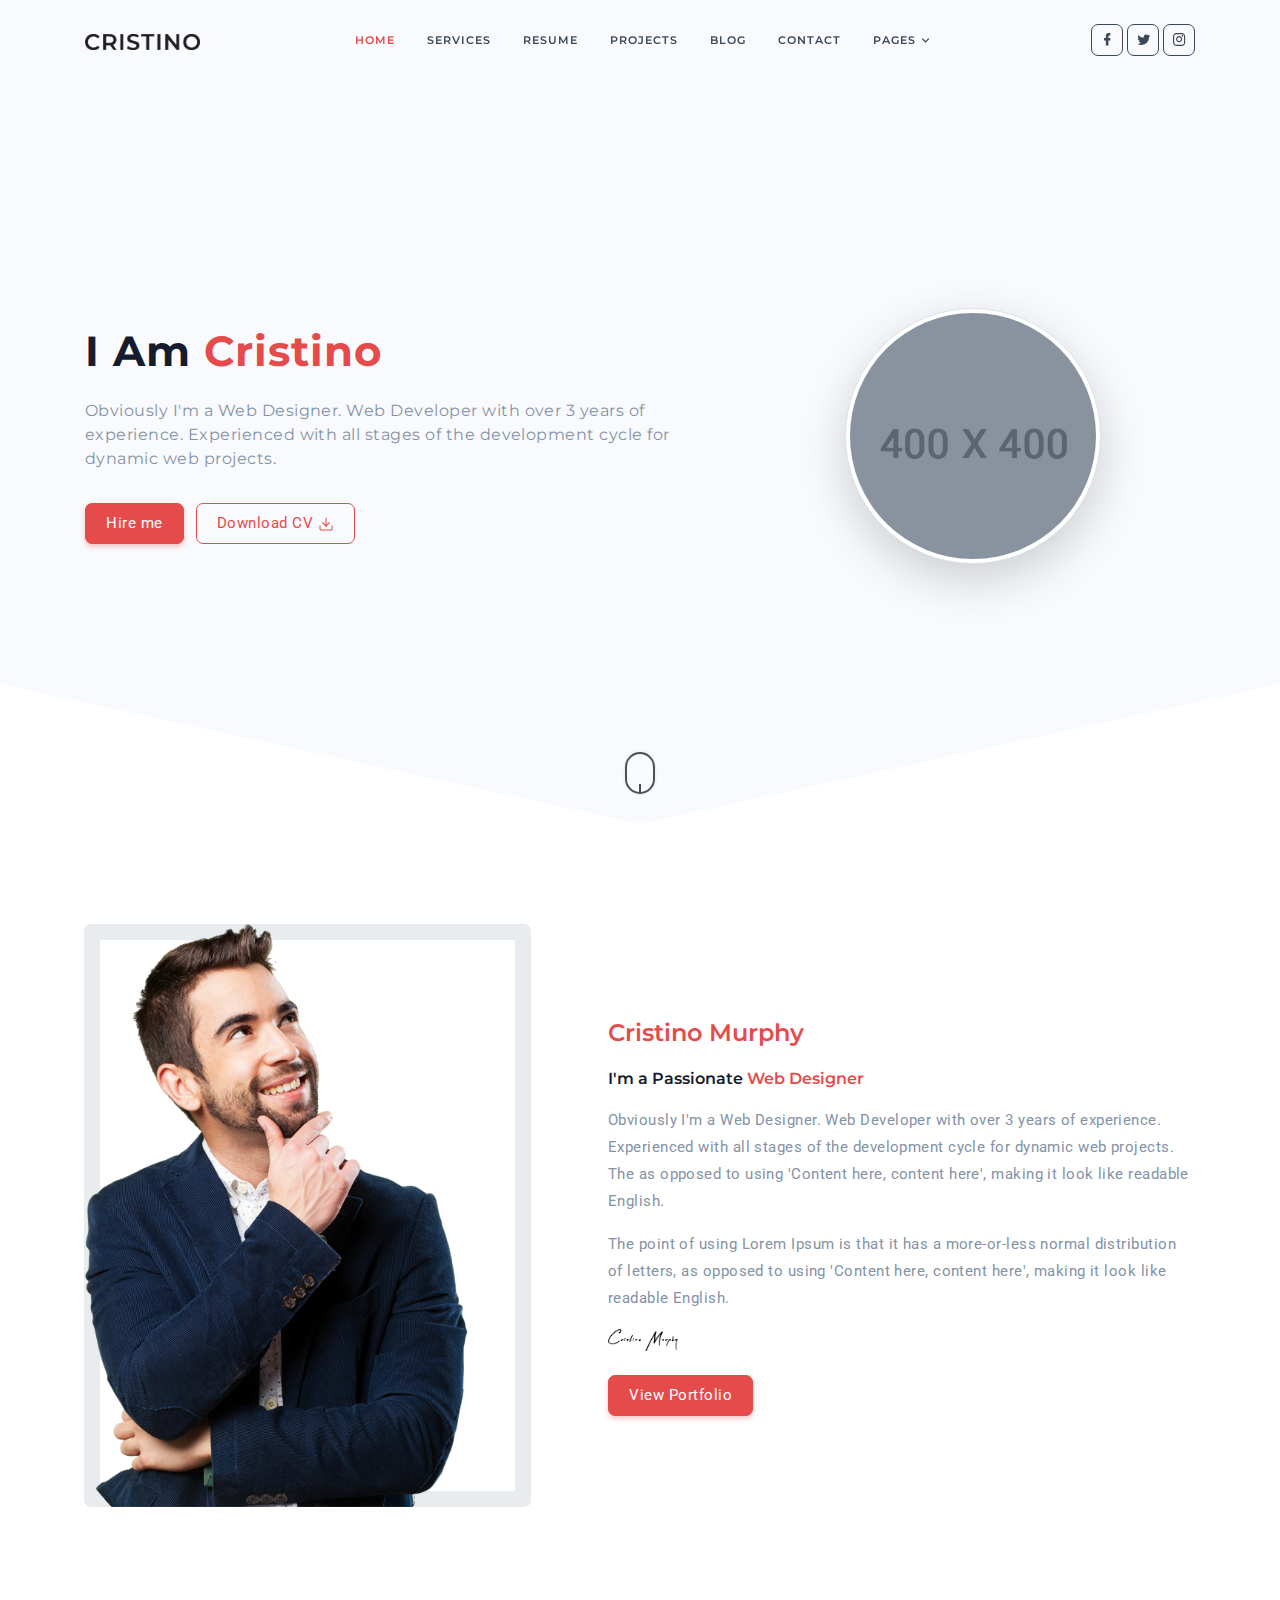
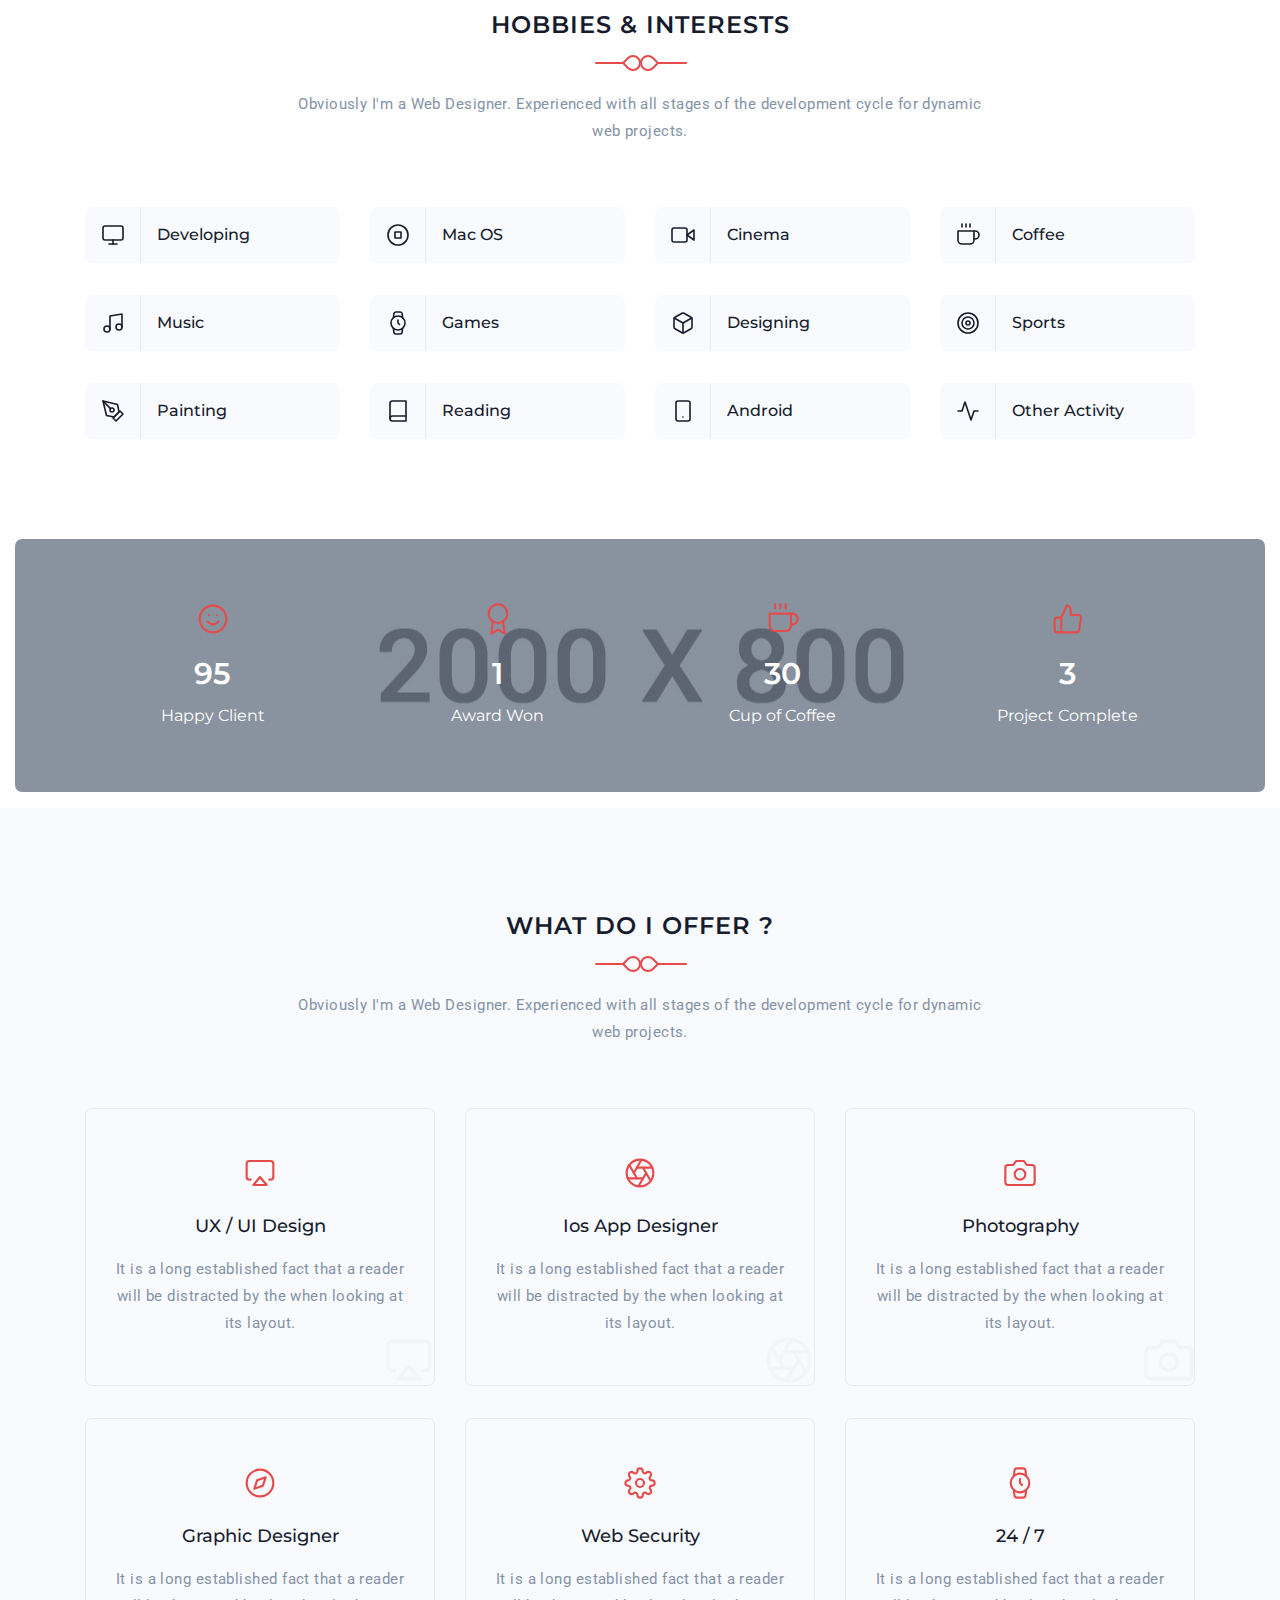
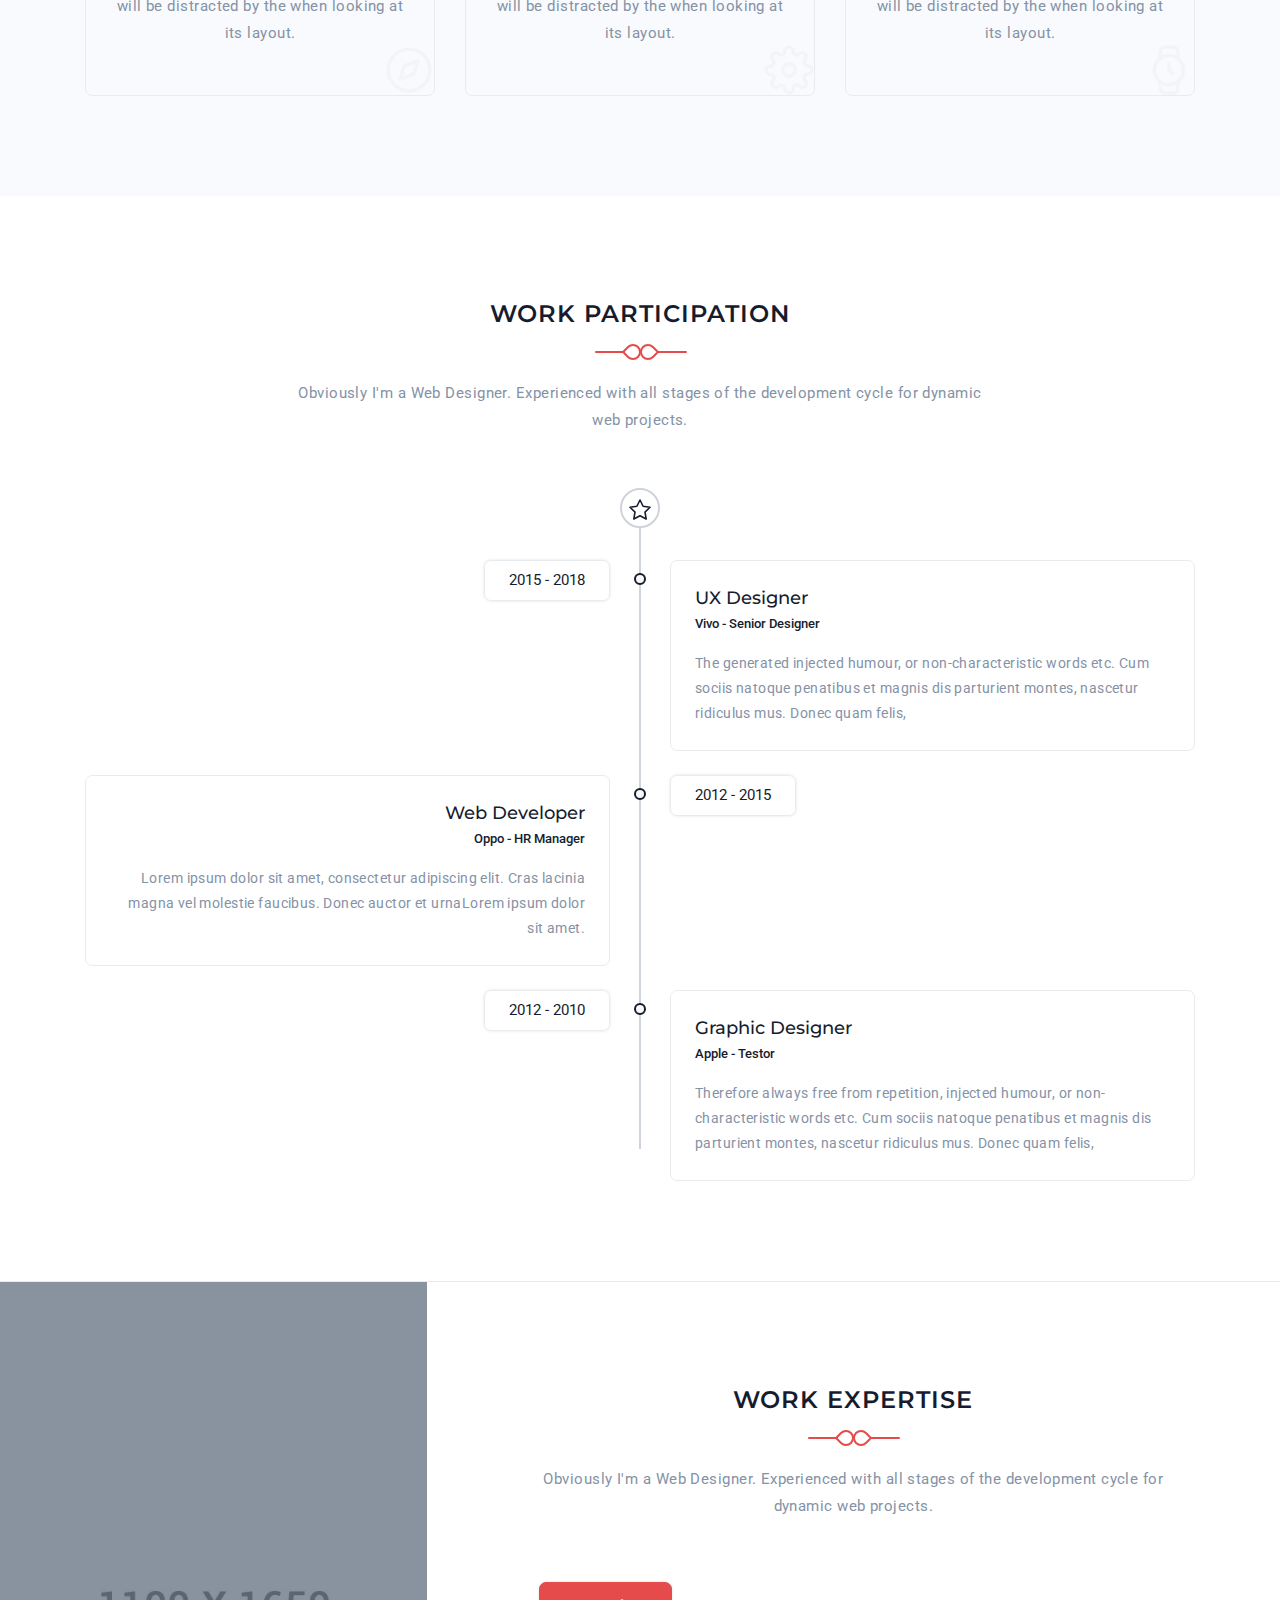
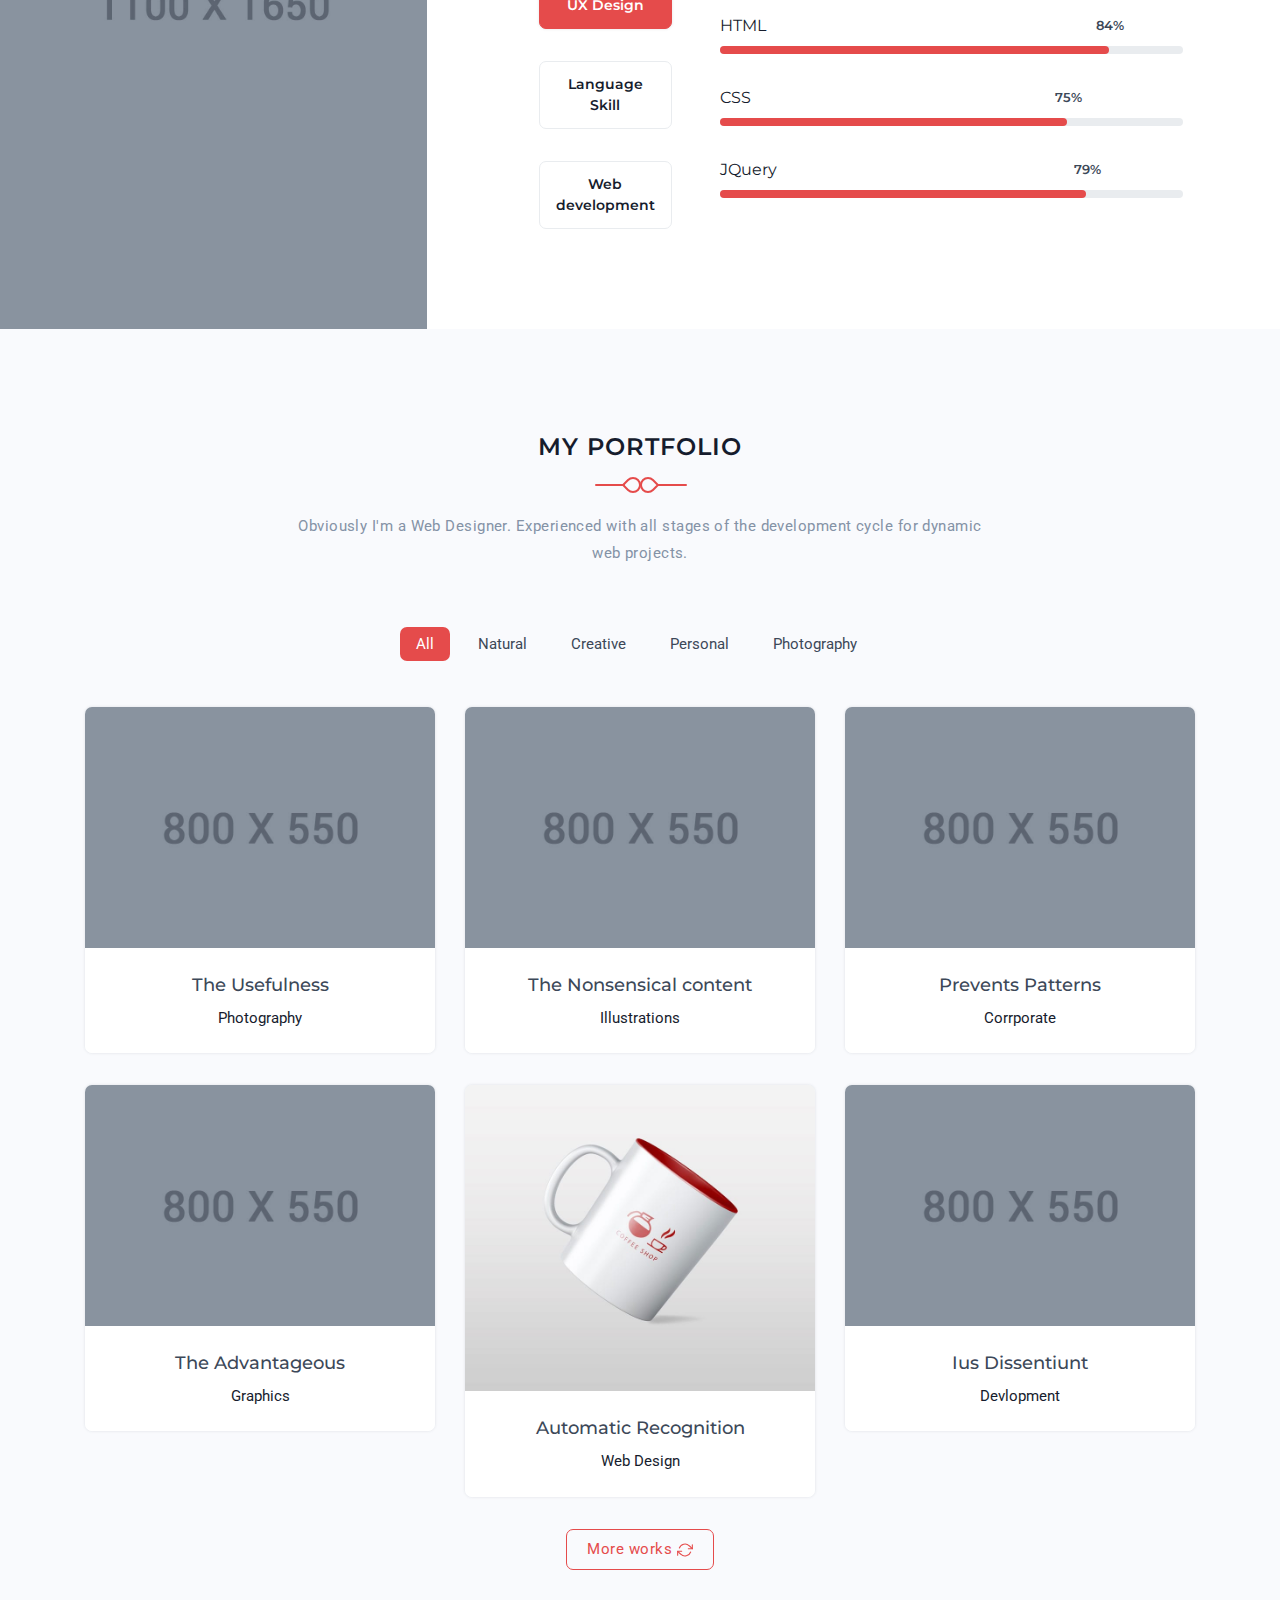
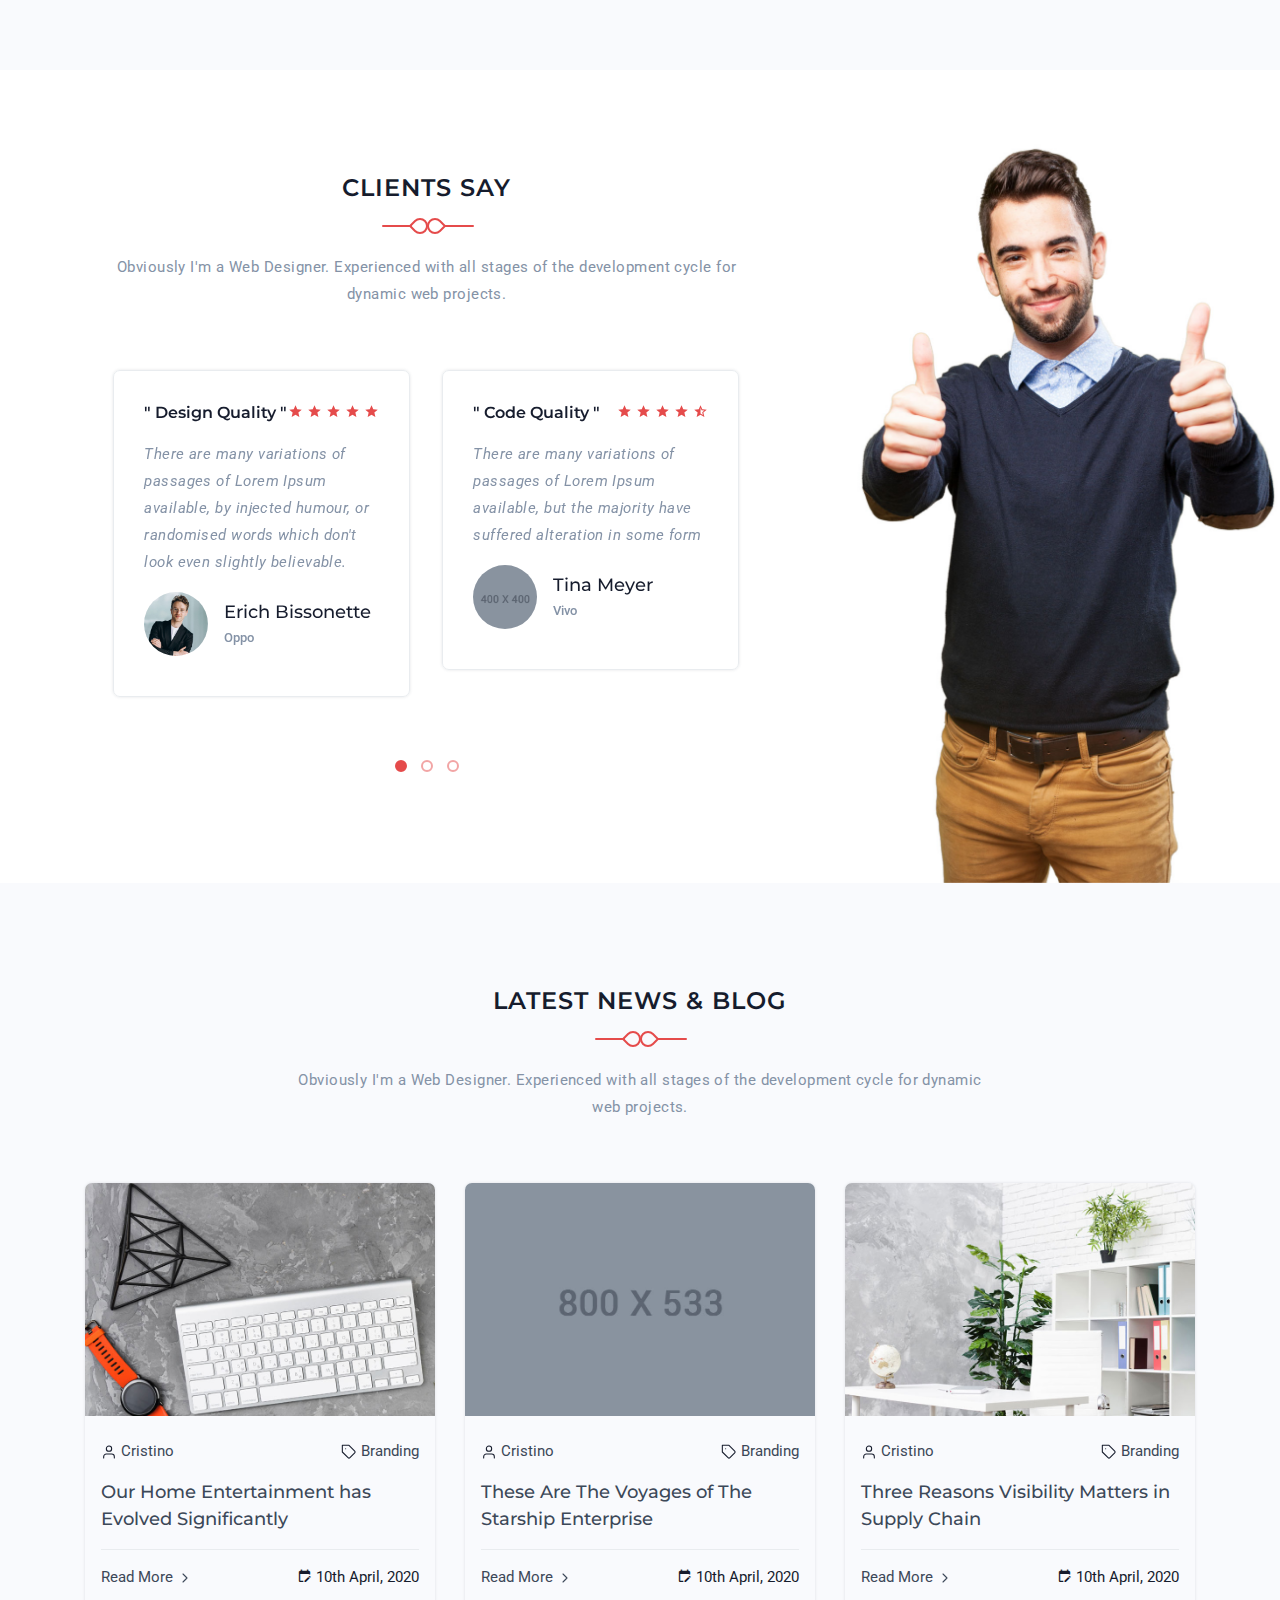
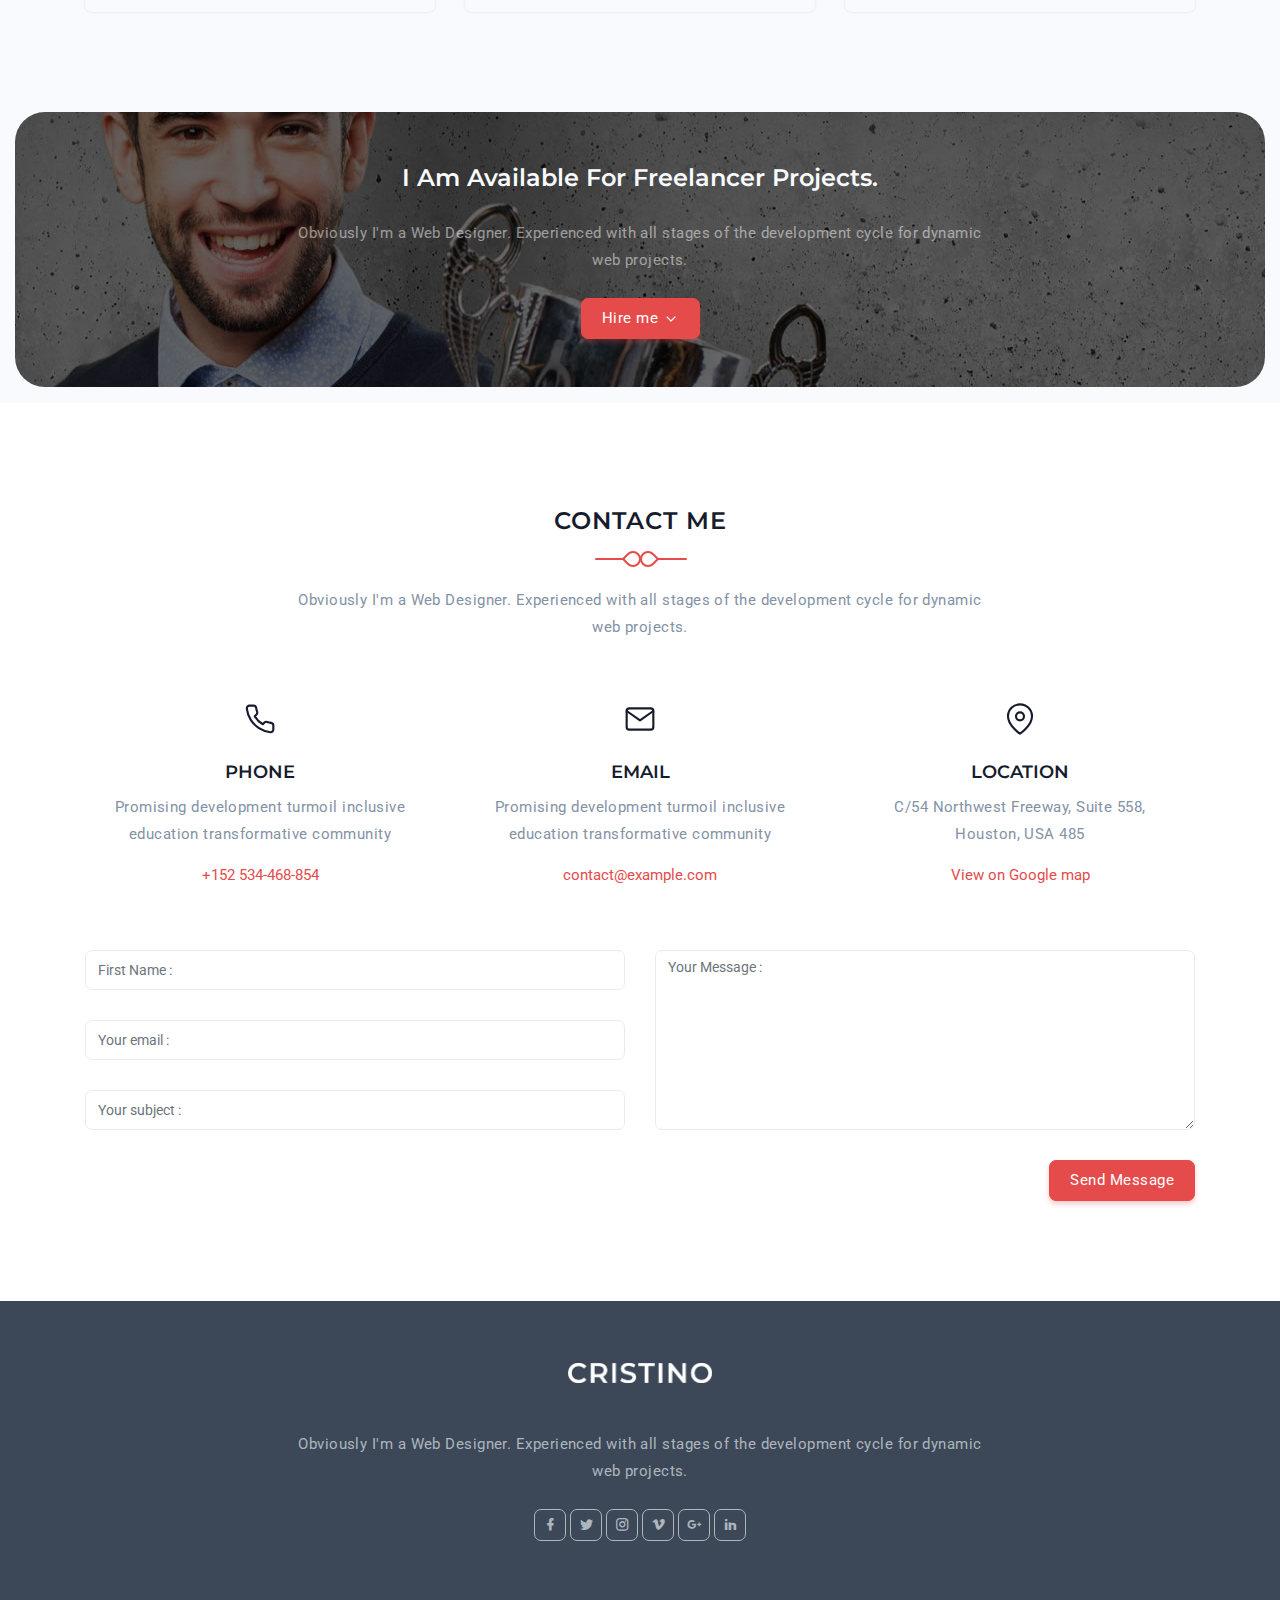
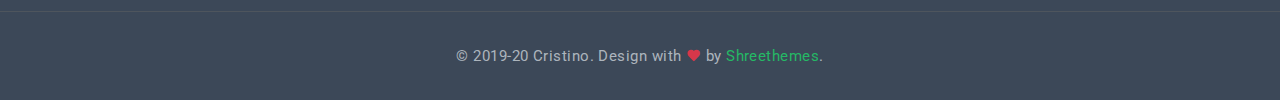
<file: index-clip.html>
<!DOCTYPE html>
    <html lang="en">

    <head>
        <meta charset="utf-8" />
        <title>Cristino - Personal Portfolio Template</title>
        <meta name="viewport" content="width=device-width, initial-scale=1.0">
        <meta name="description" content="Premium Bootstrap 4 Landing Page Template" />
        <meta name="keywords" content="bootstrap 4, premium, marketing, multipurpose" />
        <meta content="Shreethemes" name="author" />
        <!-- favicon -->
        <link rel="shortcut icon" href="images/favicon.ico">
        <!-- Bootstrap -->
        <link href="css/bootstrap.min.css" rel="stylesheet" type="text/css" />
        <!-- Magnific -->
        <link href="css/magnific-popup.css" rel="stylesheet" type="text/css" />
        <!-- Icon -->
        <link href="css/materialdesignicons.min.css" rel="stylesheet" type="text/css" />
                  
        <!-- SLICK SLIDER -->
        <link rel="stylesheet" href="css/owl.carousel.min.css"/> 
        <link rel="stylesheet" href="css/owl.theme.css"/> 
        <link rel="stylesheet" href="css/owl.transitions.css"/>    
        <!-- Custom Css -->
        <link href="css/style.css" rel="stylesheet" type="text/css" id="theme-opt" />
        <link href="css/colors/default.css" rel="stylesheet" id="color-opt">

    </head>

    <body>
        <!-- Loader -->
        <div id="preloader">
            <div id="status">
                <div class="logo">
                    <img src="images/logo.png" height="20" class="d-block mx-auto" alt="">
                </div>
                <div class="spinner">
                    <div class="bounce1"></div>
                    <div class="bounce2"></div>
                    <div class="bounce3"></div>
                </div>
            </div>
        </div>
        <!-- Loader -->
        
        <!-- Navbar Start -->
        <nav class="navbar navbar-expand-lg fixed-top navbar-custom navbar-light sticky">
            <div class="container">
                <a class="navbar-brand" href="index.html">
                    <img src="images/logo.png" height="16" alt="">
                </a>
                <button class="navbar-toggler" type="button" data-toggle="collapse" data-target="#navbarCollapse" aria-controls="navbarCollapse" aria-expanded="false" aria-label="Toggle navigation">
                    <span data-feather="menu" class="fea icon-md"></span>
                </button><!--end button-->

                <div class="collapse navbar-collapse" id="navbarCollapse">
                    <ul class="navbar-nav navbar-nav-link mx-auto">
                        <li class="nav-item active">
                            <a class="nav-link" href="#home">Home</a>
                        </li><!--end nav item-->
                        <li class="nav-item">
                            <a class="nav-link" href="#services">Services</a>
                        </li><!--end nav item-->
                        <li class="nav-item">
                            <a class="nav-link" href="#resume">Resume</a>
                        </li><!--end nav item-->
                        <li class="nav-item">
                            <a class="nav-link" href="#projects">Projects</a>
                        </li><!--end nav item-->
                        <li class="nav-item">
                            <a class="nav-link" href="#news">Blog</a>
                        </li><!--end nav item-->
                        <li class="nav-item">
                            <a class="nav-link" href="#contact">Contact</a>
                        </li><!--end nav item-->
                        <li class="nav-item dropdown">
                            <a class="nav-link dropdown-toggle" href="javascript:void(0)" id="navbarDropdown" role="button"
                                data-toggle="dropdown" aria-haspopup="true" aria-expanded="false">Pages
                            </a>
                            <div class="dropdown-menu rounded m-0" aria-labelledby="navbarDropdown">
                                <div class="container mx-0 mx-md-0">
                                    <div class="row">
                                        <div class="col-md-12">
                                            <a class="dropdown-item" href="page-blog.html">Blog</a>
                                            <a class="dropdown-item" href="page-blog-detail.html">Blog Detail</a>
                                            <a class="dropdown-item" href="page-portfolio.html">Portfolio</a>
                                            <a class="dropdown-item" href="page-portfolio-detail.html">Portfolio Detail</a>
                                        </div><!--end col-->
                                    </div><!--end row-->
                                </div><!--end container-->
                            </div>
                        </li><!--end nav item-->
                    </ul>

                    <ul class="list-unstyled mb-0 mt-2 mt-sm-0 social-icon">
                        <li class="list-inline-item"><a href="javascript:void(0)"><i class="mdi mdi-facebook"></i></a></li>
                        <li class="list-inline-item"><a href="javascript:void(0)"><i class="mdi mdi-twitter"></i></a></li>
                        <li class="list-inline-item"><a href="javascript:void(0)"><i class="mdi mdi-instagram"></i></a></li>
                    </ul>
                </div> 
            </div><!--end container-->
        </nav><!--end navbar-->
        <!-- Navbar End -->

        <!-- HOME START-->
        <section class="bg-home bg-light clip-home" id="home">
            <div class="container">
                <div class="row mt-5 align-items-center">
                    <div class="col-lg-7 col-md-7 mt-4 pt-2 mt-sm-0 pt-sm-0 order-2 order-md-1">
                        <div class="title-heading text-center text-md-left">
                            <h1 class="heading mb-3">I Am <span class="simple-text-rotate text-primary">Cristino, Developer, Freelancer</span></h1>
                            <p class="text-muted h6 font-weight-normal">Obviously I'm a Web Designer. Web Developer with over 3 years of experience. Experienced with all stages of the development cycle for dynamic web projects.</p>
                            <div class="mt-4 pt-2">
                                <a href="javascript:void(0)" class="btn btn-primary rounded mb-2 mr-2">Hire me</a>
                                <a href="javascript:void(0)" class="btn btn-outline-primary rounded mb-2">Download CV <i data-feather="download" class="fea icon-sm"></i></a>
                            </div>
                        </div>
                    </div><!--end col-->

                    <div class="col-lg-5 col-md-5 order-1 order-md-2">
                        <div class="hero-img">
                            <img src="images/home/hero.jpg" class="avatar avatar-lg rounded-circle mx-auto d-block shadow-lg img-thumbnail" alt="">
                        </div>
                    </div><!--end col-->
                </div><!--end row-->
            </div><!--end container--> 
            <a href="#about" data-scroll-nav="1" class="mouse-icon rounded-pill bg-transparent mouse-down">
                <span class="wheel position-relative d-block mover"></span>
            </a>
        </section><!--end section-->
        <!-- HOME END-->
        
        <!-- About Start -->
        <section class="section pb-3" id="about">
            <div class="container">
                <div class="row align-items-center">
                    <div class="col-lg-5 col-md-5">
                        <div class="about-hero">
                            <img src="images/hero.png" class="img-fluid mx-auto d-block about-tween position-relative" alt="">
                        </div>
                    </div><!--end col-->

                    <div class="col-lg-7 col-md-7 mt-4 pt-2 mt-sm-0 pt-sm-0">
                        <div class="section-title mb-0 ml-lg-5 ml-md-3">
                            <h4 class="title text-primary mb-3">Cristino Murphy</h4>
                            <h6 class="designation mb-3">I'm a Passionate <span class="text-primary">Web Designer</span></h6>
                            <p class="text-muted">Obviously I'm a Web Designer. Web Developer with over 3 years of experience. Experienced with all stages of the development cycle for dynamic web projects. The as opposed to using 'Content here, content here', making it look like readable English.</p>
                            <p class="text-muted">The point of using Lorem Ipsum is that it has a more-or-less normal distribution of letters, as opposed to using 'Content here, content here', making it look like readable English.</p>
                            <img src="images/sign.png" height="22" alt="">
                            <div class="mt-4">
                                <a href="#projects" class="btn btn-primary mouse-down">View Portfolio</a>
                            </div>
                        </div>
                    </div><!--end col-->
                </div><!--end row-->
            </div><!--end container-->

            <div class="container mt-100 mt-60">
                <div class="row justify-content-center">
                    <div class="col-12 text-center">
                        <div class="section-title">
                            <div class="titles">
                                <h4 class="title title-line text-uppercase mb-4 pb-4">Hobbies & Interests</h4>
                                <span></span>
                            </div>
                            <p class="text-muted mx-auto para-desc mb-0">Obviously I'm a Web Designer. Experienced with all stages of the development cycle for dynamic web projects.</p>
                        </div>
                    </div><!--end col-->
                </div><!--end row-->
                
                <div class="row">
                    <div class="col-lg-3 col-md-4 col-12 mt-4 pt-2">
                        <div class="interests-desc bg-light position-relative px-2 py-3 rounded">
                            <div class="hobbies d-flex align-items-center">
                                <div class="text-center rounded-pill mr-4">
                                    <i data-feather="monitor" class="icon fea icon-md-sm"></i>
                                </div>
                                <div class="content">
                                    <h6 class="title mb-0">Developing</h6>
                                </div>
                            </div>
                        </div>
                    </div><!--end col-->
                    
                    <div class="col-lg-3 col-md-4 col-12 mt-4 pt-2">
                        <div class="interests-desc bg-light position-relative px-2 py-3 rounded">
                            <div class="hobbies d-flex align-items-center">
                                <div class="text-center rounded-pill mr-4">
                                    <i data-feather="stop-circle" class="icon fea icon-md-sm"></i>
                                </div>
                                <div class="content">
                                    <h6 class="title mb-0">Mac OS</h6>
                                </div>
                            </div>
                        </div>
                    </div><!--end col-->
                    
                    <div class="col-lg-3 col-md-4 col-12 mt-4 pt-2">
                        <div class="interests-desc bg-light position-relative px-2 py-3 rounded">
                            <div class="hobbies d-flex align-items-center">
                                <div class="text-center rounded-pill mr-4">
                                    <i data-feather="video" class="icon fea icon-md-sm"></i>
                                </div>
                                <div class="content">
                                    <h6 class="title mb-0">Cinema</h6>
                                </div>
                            </div>
                        </div>
                    </div><!--end col-->
                    
                    <div class="col-lg-3 col-md-4 col-12 mt-4 pt-2">
                        <div class="interests-desc bg-light position-relative px-2 py-3 rounded">
                            <div class="hobbies d-flex align-items-center">
                                <div class="text-center rounded-pill mr-4">
                                    <i data-feather="coffee" class="icon fea icon-md-sm"></i>
                                </div>
                                <div class="content">
                                    <h6 class="title mb-0">Coffee</h6>
                                </div>
                            </div>
                        </div>
                    </div><!--end col-->
                    
                    <div class="col-lg-3 col-md-4 col-12 mt-4 pt-2">
                        <div class="interests-desc bg-light position-relative px-2 py-3 rounded">
                            <div class="hobbies d-flex align-items-center">
                                <div class="text-center rounded-pill mr-4">
                                    <i data-feather="music" class="icon fea icon-md-sm"></i>
                                </div>
                                <div class="content">
                                    <h6 class="title mb-0">Music</h6>
                                </div>
                            </div>
                        </div>
                    </div><!--end col-->
                    
                    <div class="col-lg-3 col-md-4 col-12 mt-4 pt-2">
                        <div class="interests-desc bg-light position-relative px-2 py-3 rounded">
                            <div class="hobbies d-flex align-items-center">
                                <div class="text-center rounded-pill mr-4">
                                    <i data-feather="watch" class="icon fea icon-md-sm"></i>
                                </div>
                                <div class="content">
                                    <h6 class="title mb-0">Games</h6>
                                </div>
                            </div>
                        </div>
                    </div><!--end col-->
                    
                    <div class="col-lg-3 col-md-4 col-12 mt-4 pt-2">
                        <div class="interests-desc bg-light position-relative px-2 py-3 rounded">
                            <div class="hobbies d-flex align-items-center">
                                <div class="text-center rounded-pill mr-4">
                                    <i data-feather="box" class="icon fea icon-md-sm"></i>
                                </div>
                                <div class="content">
                                    <h6 class="title mb-0">Designing</h6>
                                </div>
                            </div>
                        </div>
                    </div><!--end col-->
                    
                    <div class="col-lg-3 col-md-4 col-12 mt-4 pt-2">
                        <div class="interests-desc bg-light position-relative px-2 py-3 rounded">
                            <div class="hobbies d-flex align-items-center">
                                <div class="text-center rounded-pill mr-4">
                                    <i data-feather="target" class="icon fea icon-md-sm"></i>
                                </div>
                                <div class="content">
                                    <h6 class="title mb-0">Sports</h6>
                                </div>
                            </div>
                        </div>
                    </div><!--end col-->
                    
                    <div class="col-lg-3 col-md-4 col-12 mt-4 pt-2">
                        <div class="interests-desc bg-light position-relative px-2 py-3 rounded">
                            <div class="hobbies d-flex align-items-center">
                                <div class="text-center rounded-pill mr-4">
                                    <i data-feather="pen-tool" class="icon fea icon-md-sm"></i>
                                </div>
                                <div class="content">
                                    <h6 class="title mb-0">Painting</h6>
                                </div>
                            </div>
                        </div>
                    </div><!--end col-->
                    
                    <div class="col-lg-3 col-md-4 col-12 mt-4 pt-2">
                        <div class="interests-desc bg-light position-relative px-2 py-3 rounded">
                            <div class="hobbies d-flex align-items-center">
                                <div class="text-center rounded-pill mr-4">
                                    <i data-feather="book" class="icon fea icon-md-sm"></i>
                                </div>
                                <div class="content">
                                    <h6 class="title mb-0">Reading</h6>
                                </div>
                            </div>
                        </div>
                    </div><!--end col-->
                    
                    <div class="col-lg-3 col-md-4 col-12 mt-4 pt-2">
                        <div class="interests-desc bg-light position-relative px-2 py-3 rounded">
                            <div class="hobbies d-flex align-items-center">
                                <div class="text-center rounded-pill mr-4">
                                    <i data-feather="smartphone" class="icon fea icon-md-sm"></i>
                                </div>
                                <div class="content">
                                    <h6 class="title mb-0">Android</h6>
                                </div>
                            </div>
                        </div>
                    </div><!--end col-->
                    
                    <div class="col-lg-3 col-md-4 col-12 mt-4 pt-2">
                        <div class="interests-desc bg-light position-relative px-2 py-3 rounded">
                            <div class="hobbies d-flex align-items-center">
                                <div class="text-center rounded-pill mr-4">
                                    <i data-feather="activity" class="icon fea icon-md-sm"></i>
                                </div>
                                <div class="content">
                                    <h6 class="title mb-0">Other Activity</h6>
                                </div>
                            </div>
                        </div>
                    </div><!--end col-->
                </div>
            </div><!--end container-->

            <div class="container-fluid mt-100 mt-60">
                <div class="rounded py-md-5 py-4" style="background: url('images/bg-counter.jpg') center center;">
                    <div class="container">
                        <div class="row" id="counter">
                            <div class="col-lg-3 col-6">
                                <div class="counter-box rounded py-3 text-center">
                                    <div class="counter-icon">
                                        <i data-feather="smile" class="fea icon-md text-primary"></i>
                                    </div>
                                    <h3 class="counter-value mt-3 text-white title-dark" data-count="1251">95</h3>
                                    <h6 class="counter-head font-weight-normal mb-0 text-white title-dark">Happy Client</h6>
                                </div><!--end counter box-->
                            </div><!--end col-->
    
                            <div class="col-lg-3 col-6">
                                <div class="counter-box rounded py-3 text-center">
                                    <div class="counter-icon">
                                        <i data-feather="award" class="fea icon-md text-primary"></i>
                                    </div>
                                    <h3 class="counter-value mt-3 text-white title-dark" data-count="15">1</h3>
                                    <h6 class="counter-head font-weight-normal mb-0 text-white title-dark">Award Won</h6>
                                </div><!--end counter box-->
                            </div><!--end col-->
    
                            <div class="col-lg-3 col-6">
                                <div class="counter-box rounded py-3 text-center">
                                    <div class="counter-icon">
                                        <i data-feather="coffee" class="fea icon-md text-primary"></i>
                                    </div>
                                    <h3 class="counter-value mt-3 text-white title-dark" data-count="3261">30</h3>
                                    <h6 class="counter-head font-weight-normal mb-0 text-white title-dark">Cup of Coffee</h6>
                                </div><!--end counter box-->
                            </div><!--end col-->
    
                            <div class="col-lg-3 col-6">
                                <div class="counter-box rounded py-3 text-center">
                                    <div class="counter-icon">
                                        <i data-feather="thumbs-up" class="fea icon-md text-primary"></i>
                                    </div>
                                    <h3 class="counter-value mt-3 text-white title-dark" data-count="36">3</h3>
                                    <h6 class="counter-head font-weight-normal mb-0 text-white title-dark">Project Complete</h6>
                                </div><!--end counter box-->
                            </div><!--end col-->
                        </div><!--end row-->
                    </div><!--end container-->
                </div><!--end div-->
            </div><!--end container fluid-->
        </section>
        <!-- About end -->
            
        <!-- Services Start -->
        <section class="section bg-light" id="services">
            <div class="container">
                <div class="row justify-content-center">
                    <div class="col-12 text-center">
                        <div class="section-title">
                            <div class="titles">
                                <h4 class="title title-line text-uppercase mb-4 pb-4">What Do I Offer ?</h4>
                                <span></span>
                            </div>
                            <p class="text-muted mx-auto para-desc mb-0">Obviously I'm a Web Designer. Experienced with all stages of the development cycle for dynamic web projects.</p>
                        </div>
                    </div><!--end col-->
                </div><!--end row-->

                <div class="row">                    
                    <div class="col-lg-4 col-md-6 col-12 mt-4 pt-2">
                        <div class="service-wrapper rounded position-relative text-center border border-footer p-4 pt-5 pb-5">
                            <div class="icon text-primary">
                                <i data-feather="airplay" class="fea icon-md"></i>
                            </div>
                            <div class="content mt-4">
                                <h5 class="title">UX / UI Design</h5>
                                <p class="text-muted mt-3 mb-0">It is a long established fact that a reader will be distracted by the when looking at its layout.</p>
                            </div>
                            <div class="big-icon">
                                <i data-feather="airplay" class="fea icons"></i>
                            </div>
                        </div>
                    </div><!--end col-->

                    <div class="col-lg-4 col-md-6 col-12 mt-4 pt-2">
                        <div class="service-wrapper rounded position-relative text-center border border-footer p-4 pt-5 pb-5">
                            <div class="icon text-primary">
                                <i data-feather="aperture" class="fea icon-md"></i>
                            </div>
                            <div class="content mt-4">
                                <h5 class="title">Ios App Designer</h5>
                                <p class="text-muted mt-3 mb-0">It is a long established fact that a reader will be distracted by the when looking at its layout.</p>
                            </div>
                            <div class="big-icon">
                                <i data-feather="aperture" class="fea icons"></i>
                            </div>
                        </div>
                    </div><!--end col-->
                    
                    <div class="col-lg-4 col-md-6 col-12 mt-4 pt-2">
                        <div class="service-wrapper rounded position-relative text-center border border-footer p-4 pt-5 pb-5">
                            <div class="icon text-primary">
                                <i data-feather="camera" class="fea icon-md"></i>
                            </div>
                            <div class="content mt-4">
                                <h5 class="title">Photography</h5>
                                <p class="text-muted mt-3 mb-0">It is a long established fact that a reader will be distracted by the when looking at its layout.</p>
                            </div>
                            <div class="big-icon">
                                <i data-feather="camera" class="fea icons"></i>
                            </div>
                        </div>
                    </div><!--end col-->
                    
                    <div class="col-lg-4 col-md-6 col-12 mt-4 pt-2">
                        <div class="service-wrapper rounded position-relative text-center border border-footer p-4 pt-5 pb-5">
                            <div class="icon text-primary">
                                <i data-feather="compass" class="fea icon-md"></i>
                            </div>
                            <div class="content mt-4">
                                <h5 class="title">Graphic Designer</h5>
                                <p class="text-muted mt-3 mb-0">It is a long established fact that a reader will be distracted by the when looking at its layout.</p>
                            </div>
                            <div class="big-icon">
                                <i data-feather="compass" class="fea icons"></i>
                            </div>
                        </div>
                    </div><!--end col-->
                    
                    <div class="col-lg-4 col-md-6 col-12 mt-4 pt-2">
                        <div class="service-wrapper rounded position-relative text-center border border-footer p-4 pt-5 pb-5">
                            <div class="icon text-primary">
                                <i data-feather="settings" class="fea icon-md"></i>
                            </div>
                            <div class="content mt-4">
                                <h5 class="title">Web Security</h5>
                                <p class="text-muted mt-3 mb-0">It is a long established fact that a reader will be distracted by the when looking at its layout.</p>
                            </div>
                            <div class="big-icon">
                                <i data-feather="settings" class="fea icons"></i>
                            </div>
                        </div>
                    </div><!--end col-->
                    
                    <div class="col-lg-4 col-md-6 col-12 mt-4 pt-2">
                        <div class="service-wrapper rounded position-relative text-center border border-footer p-4 pt-5 pb-5">
                            <div class="icon text-primary">
                                <i data-feather="watch" class="fea icon-md"></i>
                            </div>
                            <div class="content mt-4">
                                <h5 class="title">24 / 7</h5>
                                <p class="text-muted mt-3 mb-0">It is a long established fact that a reader will be distracted by the when looking at its layout.</p>
                            </div>
                            <div class="big-icon">
                                <i data-feather="watch" class="fea icons"></i>
                            </div>
                        </div>
                    </div><!--end col-->
                </div><!--end row-->
            </div><!--end container-->
        </section>
        <!-- Services End -->

        <!-- Resume Start -->
        <section class="section" id="resume">
            <div class="container">
                <div class="row justify-content-center">
                    <div class="col-12 text-center">
                        <div class="section-title">
                            <div class="titles">
                                <h4 class="title title-line text-uppercase mb-4 pb-4">Work Participation</h4>
                                <span></span>
                            </div>
                            <p class="text-muted mx-auto para-desc mb-0">Obviously I'm a Web Designer. Experienced with all stages of the development cycle for dynamic web projects.</p>
                        </div>
                    </div><!--end col-->
                </div><!--end row-->

                <div class="row">
                    <div class="col-12">
                        <div class="main-icon rounded-pill text-center mt-4 pt-2">
                            <i data-feather="star" class="fea icon-md-sm"></i>
                        </div>
                        <div class="timeline-page pt-2 position-relative">
                            <div class="timeline-item mt-4">
                                <div class="row">
                                    <div class="col-lg-6 col-md-6 col-sm-6">
                                        <div class="duration date-label-left border rounded p-2 pl-4 pr-4 position-relative shadow text-left">2015 - 2018</div>
                                    </div><!--end col-->
                                    <div class="col-lg-6 col-md-6 col-sm-6">
                                        <div class="event event-description-right rounded p-4 border float-left text-left">
                                            <h5 class="title mb-0 text-capitalize">UX Designer</h5>
                                            <small class="company">Vivo - Senior Designer</small>
                                            <p class="timeline-subtitle mt-3 mb-0 text-muted">The generated injected humour, or non-characteristic words etc. Cum sociis natoque penatibus et magnis dis parturient montes, nascetur ridiculus mus. Donec quam felis,</p>
                                        </div>
                                    </div><!--end col-->
                                </div><!--end row-->
                            </div><!--end timeline item-->
            
                            <div class="timeline-item mt-4">
                                <div class="row">
                                    <div class="col-lg-6 col-md-6 col-sm-6 order-sm-1 order-2">
                                        <div class="event event-description-left rounded p-4 border float-left text-right">
                                            <h5 class="title mb-0 text-capitalize">Web Developer</h5>
                                            <small class="company">Oppo - HR Manager</small>
                                            <p class="timeline-subtitle mt-3 mb-0 text-muted">Lorem ipsum dolor sit amet, consectetur adipiscing elit. Cras lacinia magna vel molestie faucibus. Donec auctor et urnaLorem ipsum dolor sit amet.</p>
                                        </div>
                                    </div><!--end col-->
                                    <div class="col-lg-6 col-md-6 col-sm-6 order-sm-2 order-1">
                                        <div class="duration duration-right rounded border p-2 pl-4 pr-4 position-relative shadow text-left">2012 - 2015</div>
                                    </div><!--end col-->
                                </div><!--end row-->
                            </div><!--end timeline item-->
        
                            <div class="timeline-item mt-4">
                                <div class="row">
                                    <div class="col-lg-6 col-md-6 col-sm-6">
                                        <div class="duration date-label-left border rounded p-2 pl-4 pr-4 position-relative shadow text-left"> 2012 - 2010</div>
                                    </div><!--end col-->
                                    <div class="col-lg-6 col-md-6 col-sm-6">
                                        <div class="event event-description-right rounded p-4 border float-left text-left">
                                            <h5 class="title mb-0 text-capitalize">Graphic Designer</h5>
                                            <small class="company">Apple - Testor</small>
                                            <p class="timeline-subtitle mt-3 mb-0 text-muted">Therefore always free from repetition, injected humour, or non-characteristic words etc. Cum sociis natoque penatibus et magnis dis parturient montes, nascetur ridiculus mus. Donec quam felis, </p>
                                        </div>
                                    </div><!--end col-->
                                </div><!--end row-->
                            </div><!--end timeline item-->
                        </div><!--end timeline page-->
                        <!-- TIMELINE END -->
                    </div><!--end col-->
                </div><!--end row-->
            </div><!--end container-->
        </section><!--end section-->   
        <!-- Skill End -->

        <!-- Skill & CTA START -->
        <section class="cta-full border-top">
            <div class="container-fluid">
                <div class="row position-relative">
                    <div class="col-lg-4 padding-less img" style="background-image:url('images/skills.jpg')" data-jarallax='{"speed": 0.5}'></div><!-- end col -->
                    <div class="col-lg-8 offset-lg-4">
                        <div class="cta-full-img-box">
                            <div class="row justify-content-center">
                                <div class="col-12 text-center">
                                    <div class="section-title">
                                        <div class="titles">
                                            <h4 class="title title-line text-uppercase mb-4 pb-4">Work Expertise</h4>
                                            <span></span>
                                        </div>
                                        <p class="text-muted mx-auto para-desc mb-0">Obviously I'm a Web Designer. Experienced with all stages of the development cycle for dynamic web projects.</p>
                                    </div>
                                </div><!--end col-->
                            </div><!--end row-->

                            <div class="row align-items-center">
                                <div class="col-lg-3 col-md-4 col-12">
                                    <ul class="nav nav-pills flex-column px-0" id="pills-tab" role="tablist">
                                        <li class="nav-item mt-4 pt-2">
                                            <a class="nav-link rounded active" id="pills-cloud-tab" data-toggle="pill" href="#pills-cloud" role="tab" aria-controls="pills-cloud" aria-selected="false">
                                                <div class="skill-container text-center pt-1 pb-1">
                                                    <h6 class="title mb-0">UX Design</h6>
                                                </div>
                                            </a><!--end nav link-->
                                        </li><!--end nav item-->
                                        
                                        <li class="nav-item mt-4 pt-2">
                                            <a class="nav-link rounded" id="pills-smart-tab" data-toggle="pill" href="#pills-smart" role="tab" aria-controls="pills-smart" aria-selected="false">
                                                <div class="skill-container text-center pt-1 pb-1">
                                                    <h6 class="title mb-0">Language Skill</h6>
                                                </div>
                                            </a><!--end nav link-->
                                        </li><!--end nav item-->
                                        
                                        <li class="nav-item mt-4 pt-2">
                                            <a class="nav-link rounded" id="pills-apps-tab" data-toggle="pill" href="#pills-apps" role="tab" aria-controls="pills-apps" aria-selected="false">
                                                <div class="skill-container text-center pt-1 pb-1">
                                                    <h6 class="title mb-0">Web development</h6>
                                                </div>
                                            </a><!--end nav link-->
                                        </li><!--end nav item-->
                                    </ul><!--end nav pills-->
                                </div><!--end col-->

                                <div class="col-lg-9 col-md-8 col-12">
                                    <div class="tab-content pl-lg-4" id="pills-tabContent">
                                        <div class="tab-pane fade show active" id="pills-cloud" role="tabpanel" aria-labelledby="pills-cloud-tab">
                                            <div class="progress-box mt-4 pt-2">
                                                <h6 class="font-weight-normal">HTML</h6>
                                                <div class="progress">
                                                    <div class="progress-bar position-relative bg-primary" style="width:84%;">
                                                        <div class="progress-value d-block text-dark h6">84%</div>
                                                    </div>
                                                </div>
                                            </div><!--end process box-->
                                            <div class="progress-box mt-4 pt-2">
                                                <h6 class="font-weight-normal">CSS</h6>
                                                <div class="progress">
                                                    <div class="progress-bar position-relative bg-primary" style="width:75%;">
                                                        <div class="progress-value d-block text-dark h6">75%</div>
                                                    </div>
                                                </div>
                                            </div><!--end process box-->
                                            <div class="progress-box mt-4 pt-2">
                                                <h6 class="font-weight-normal">JQuery</h6>
                                                <div class="progress">
                                                    <div class="progress-bar position-relative bg-primary" style="width:79%;">
                                                        <div class="progress-value d-block text-dark h6">79%</div>
                                                    </div>
                                                </div>
                                            </div><!--end process box-->
                                        </div><!--end teb pane-->
                                        
                                        <div class="tab-pane fade" id="pills-smart" role="tabpanel" aria-labelledby="pills-smart-tab">
                                            <div class="progress-box mt-4 pt-2">
                                                <h6 class="font-weight-normal">English</h6>
                                                <div class="progress">
                                                    <div class="progress-bar position-relative bg-primary" style="width:84%;">
                                                        <div class="progress-value d-block text-dark h6">84%</div>
                                                    </div>
                                                </div>
                                            </div><!--end process box-->
                                            <div class="progress-box mt-4 pt-2">
                                                <h6 class="font-weight-normal">Spanish</h6>
                                                <div class="progress">
                                                    <div class="progress-bar position-relative bg-primary" style="width:75%;">
                                                        <div class="progress-value d-block text-dark h6">75%</div>
                                                    </div>
                                                </div>
                                            </div><!--end process box-->
                                            <div class="progress-box mt-4 pt-2">
                                                <h6 class="font-weight-normal">German</h6>
                                                <div class="progress">
                                                    <div class="progress-bar position-relative bg-primary" style="width:79%;">
                                                        <div class="progress-value d-block text-dark h6">79%</div>
                                                    </div>
                                                </div>
                                            </div><!--end process box-->
                                        </div><!--end teb pane-->

                                        <div class="tab-pane fade" id="pills-apps" role="tabpanel" aria-labelledby="pills-apps-tab">
                                            <div class="progress-box mt-4 pt-2">
                                                <h6 class="font-weight-normal">Photoshop</h6>
                                                <div class="progress">
                                                    <div class="progress-bar position-relative bg-primary" style="width:84%;">
                                                        <div class="progress-value d-block text-dark h6">84%</div>
                                                    </div>
                                                </div>
                                            </div><!--end process box-->
                                            <div class="progress-box mt-4 pt-2">
                                                <h6 class="font-weight-normal">Sketch</h6>
                                                <div class="progress">
                                                    <div class="progress-bar position-relative bg-primary" style="width:75%;">
                                                        <div class="progress-value d-block text-dark h6">75%</div>
                                                    </div>
                                                </div>
                                            </div>
                                        </div><!--end teb pane-->
                                    </div><!--end tab content-->
                                </div><!--end col-->
                            </div> <!-- end row --> 
                        </div> <!-- end about detail -->
                    </div> <!-- end col -->        
                </div><!--end row-->
            </div><!--end container fluid-->
        </section><!--end section-->   
        <!-- Skill & CTA End -->

        <!-- Projects End -->
        <section class="section bg-light" id="projects">
            <div class="container">
                <div class="row justify-content-center">
                    <div class="col-12 text-center">
                        <div class="section-title">
                            <div class="titles">
                                <h4 class="title title-line text-uppercase mb-4 pb-4">My Portfolio</h4>
                                <span></span>
                            </div>
                            <p class="text-muted mx-auto para-desc mb-0">Obviously I'm a Web Designer. Experienced with all stages of the development cycle for dynamic web projects.</p>
                        </div>
                    </div><!--end col-->
                </div><!--end row-->
            </div>    
            
            <div class="container">                
                <div class="row mt-4 pt-2">
                    <div class="col-lg-12">
                        <ul class="portfolioFilter text-center mb-0 list-unstyled">
                            <li class="list-inline-item mb-3"><a href="#" data-filter="*" class="active text-dark mr-2 py-2 px-3 rounded">All</a></li>
                            <li class="list-inline-item mb-3"><a href="#" data-filter=".natural" class="text-dark mr-2 py-2 px-3 rounded">Natural</a></li>
                            <li class="list-inline-item mb-3"><a href="#" data-filter=".creative" class="text-dark mr-2 py-2 px-3 rounded">Creative</a></li>
                            <li class="list-inline-item mb-3"><a href="#" data-filter=".personal" class="text-dark mr-2 py-2 px-3 rounded">Personal</a></li>
                            <li class="list-inline-item mb-3"><a href="#" data-filter=".photography" class="text-dark mr-2 py-2 px-3 rounded">Photography</a></li>
                        </ul>
                    </div><!--end col-->
                </div><!--end row-->

                <div class="portfolioContainer row">
                    <div class="col-lg-4 col-md-6 mt-4 pt-2 natural personal">
                        <div class="portfolio-box rounded shadow position-relative overflow-hidden">
                            <div class="portfolio-box-img position-relative overflow-hidden">
                                <img src="images/portfolio/1.jpg" class="img-fluid" alt="member-image">
                                <div class="overlay-work">
                                    <div class="work-content text-center">
                                        <a href="images/portfolio/1.jpg" class="text-light work-icon bg-dark d-inline-block rounded-pill mfp-image"><i data-feather="camera" class="fea icon-sm image-icon"></i></a>
                                    </div>
                                </div>
                            </div>
                            <div class="gallary-title py-4 text-center">
                                <h5><a href="page-portfolio-detail.html" class="title text-dark">The Usefulness</a></h5>
                                <span>Photography</span>
                            </div>
                        </div>
                    </div><!--end col-->

                    <div class="col-lg-4 col-md-6 mt-4 pt-2 creative personal photography">
                        <div class="portfolio-box rounded shadow position-relative overflow-hidden">
                            <div class="portfolio-box-img position-relative overflow-hidden">
                                <img src="images/portfolio/2.jpg" class="img-fluid" alt="member-image">
                                <div class="overlay-work">
                                    <div class="work-content text-center">
                                        <a href="http://vimeo.com/287684225" class="play-btn video-play-icon text-light work-icon bg-dark d-inline-block rounded-pill"><i data-feather="video" class="fea icon-sm image-icon"></i></a>
                                    </div>
                                </div>
                            </div>
                            <div class="gallary-title py-4 text-center">
                                <h5><a href="page-portfolio-detail.html" class="title text-dark">The Nonsensical content</a></h5>
                                <span>Illustrations</span>
                            </div>
                        </div>
                    </div><!--end col-->

                    <div class="col-lg-4 col-md-6 mt-4 pt-2 natural creative">
                        <div class="portfolio-box rounded shadow position-relative overflow-hidden">
                            <div class="portfolio-box-img position-relative overflow-hidden">
                                <img src="images/portfolio/4.jpg" class="img-fluid" alt="member-image">
                                <div class="overlay-work">
                                    <div class="work-content text-center">
                                        <a href="images/portfolio/4.jpg" class="text-light work-icon bg-dark d-inline-block rounded-pill mfp-image"><i data-feather="camera" class="fea icon-sm image-icon"></i></a>
                                    </div>
                                </div>
                            </div>
                            <div class="gallary-title py-4 text-center">
                                <h5><a href="page-portfolio-detail.html" class="title text-dark">Prevents Patterns</a></h5>
                                <span>Corrporate</span>
                            </div>
                        </div>
                    </div><!--end col-->

                    <div class="col-lg-4 col-md-6 mt-4 pt-2  personal photography">
                        <div class="portfolio-box rounded shadow position-relative overflow-hidden">
                            <div class="portfolio-box-img position-relative overflow-hidden">
                                <img src="images/portfolio/6.jpg" class="img-fluid" alt="member-image">
                                <div class="overlay-work">
                                    <div class="work-content text-center">
                                        <a href="images/portfolio/6.jpg" class="text-light work-icon bg-dark d-inline-block rounded-pill mfp-image"><i data-feather="camera" class="fea icon-sm image-icon"></i></a>
                                    </div>
                                </div>
                            </div>
                            <div class="gallary-title py-4 text-center">
                                <h5><a href="page-portfolio-detail.html" class="title text-dark">The Advantageous</a></h5>
                                <span>Graphics</span>
                            </div>
                        </div>
                    </div><!--end col-->

                    <div class="col-lg-4 col-md-6 mt-4 pt-2 creative photography">
                        <div class="portfolio-box rounded shadow position-relative overflow-hidden">
                            <div class="portfolio-box-img position-relative overflow-hidden">
                                <img src="images/portfolio/3.jpg" class="img-fluid" alt="member-image">
                                <div class="overlay-work">
                                    <div class="work-content text-center">
                                        <a href="http://vimeo.com/287684225" class="play-btn video-play-icon text-light work-icon bg-dark d-inline-block rounded-pill"><i data-feather="video" class="fea icon-sm image-icon"></i></a>
                                    </div>
                                </div>
                            </div>
                            <div class="gallary-title py-4 text-center">
                                <h5><a href="page-portfolio-detail.html" class="title text-dark">Automatic Recognition</a></h5>
                                <span>Web Design</span>
                            </div>
                        </div>
                    </div><!--end col-->

                    <div class="col-lg-4 col-md-6 mt-4 pt-2 natural creative">
                        <div class="portfolio-box rounded shadow position-relative overflow-hidden">
                            <div class="portfolio-box-img position-relative overflow-hidden">
                                <img src="images/portfolio/5.jpg" class="img-fluid" alt="member-image">
                                <div class="overlay-work">
                                    <div class="work-content text-center">
                                        <a href="images/portfolio/5.jpg" class="text-light work-icon bg-dark d-inline-block rounded-pill mfp-image"><i data-feather="camera" class="fea icon-sm image-icon"></i></a>
                                    </div>
                                </div>
                            </div>
                            <div class="gallary-title py-4 text-center">
                                <h5><a href="page-portfolio-detail.html" class="title text-dark"> Ius Dissentiunt </a></h5>
                                <span>Devlopment</span>
                            </div>
                        </div>
                    </div><!--end col-->
                </div><!-- End row -->

                <div class="row">
                    <div class="col-lg-12 mt-4 pt-2">
                        <div class="text-center">
                            <a href="page-portfolio.html" class="btn btn-outline-primary">More works <i data-feather="refresh-cw" class="fea icon-sm"></i></a>
                        </div>
                    </div><!--end col-->
                </div><!--end row-->
            </div><!--end container-->
        </section><!--end section-->
        <!-- Projects End -->

        <!-- Testimonial Start -->
        <section class="cta-full">
            <div class="container-fluid">
                <div class="row position-relative">
                    <div class="col-lg-8 order-2">
                        <div class="cta-full-img-box">
                            <div class="row justify-content-center">
                                <div class="col-12 text-center">
                                    <div class="section-title">
                                        <div class="titles">
                                            <h4 class="title title-line text-uppercase mb-4 pb-4">Clients say</h4>
                                            <span></span>
                                        </div>
                                        <p class="text-muted mx-auto para-desc mb-0">Obviously I'm a Web Designer. Experienced with all stages of the development cycle for dynamic web projects.</p>
                                    </div>
                                </div><!--end col-->
                            </div><!--end row-->

                            <div class="row">
                                <div class="col-12">
                                    <div id="clients-testi" class="owl-carousel mt-3">
                                        <!--Start Client-->
                                        <div class="client-review border rounded m-3 mb-4 position-relative shadow">
                                            <div class="review-star">
                                                <ul class="list-unstyled float-right mb-0">
                                                    <li class="list-inline-item text-primary"><i class="mdi mdi-star"></i></li>
                                                    <li class="list-inline-item text-primary"><i class="mdi mdi-star"></i></li>
                                                    <li class="list-inline-item text-primary"><i class="mdi mdi-star"></i></li>
                                                    <li class="list-inline-item text-primary"><i class="mdi mdi-star"></i></li>
                                                    <li class="list-inline-item text-primary"><i class="mdi mdi-star"></i></li>
                                                </ul>

                                                <div class="review-base">
                                                    <h6 class="title">" Design Quality "</h6>
                                                </div>
                                            </div><!--end review star-->

                                            <p class="text-muted review-para font-italic mt-3 mb-3">There are many variations of passages of Lorem Ipsum available, by injected humour, or randomised words which don't look even slightly believable. </p>
                                            <div class="reviewer d-flex align-items-center">
                                                <img src="images/client/01.jpg" class="img-fluid rounded-circle avatar avatar-small mr-3" alt="">
                                                <div class="content">
                                                    <h5 class="name mb-0">Erich Bissonette</h5>
                                                    <small class="designation text-muted">Oppo</small>
                                                </div>
                                            </div><!--end reviewer-->
                                        </div><!--end client review-->
                                        <!--End Client-->

                                        <!--Start Client-->                            
                                        <div class="client-review border rounded m-3 mb-4 position-relative shadow">
                                            <div class="review-star">
                                                <ul class="list-unstyled float-right mb-0">
                                                    <li class="list-inline-item text-primary"><i class="mdi mdi-star"></i></li>
                                                    <li class="list-inline-item text-primary"><i class="mdi mdi-star"></i></li>
                                                    <li class="list-inline-item text-primary"><i class="mdi mdi-star"></i></li>
                                                    <li class="list-inline-item text-primary"><i class="mdi mdi-star"></i></li>
                                                    <li class="list-inline-item text-primary"><i class="mdi mdi-star-half"></i></li>
                                                </ul>

                                                <div class="review-base">
                                                    <h6 class="title">" Code Quality "</h6>
                                                </div>
                                            </div><!--end review star-->

                                            <p class="text-muted review-para font-italic mt-3 mb-3">There are many variations of passages of Lorem Ipsum available, but the majority have suffered alteration in some form</p>
                                            <div class="reviewer d-flex align-items-center">
                                                <img src="images/client/02.jpg" class="img-fluid rounded-circle avatar avatar-small mr-3" alt="">
                                                <div class="content">
                                                    <h5 class="name mb-0">Tina Meyer</h5>
                                                    <small class="designation text-muted">Vivo</small>
                                                </div>
                                            </div><!--end reviewer-->
                                        </div><!--end client review-->
                                        <!--End Client-->

                                        <!--Start Client-->                            
                                        <div class="client-review border rounded m-3 mb-4 position-relative shadow">
                                            <div class="review-star">
                                                <ul class="list-unstyled float-right mb-0">
                                                    <li class="list-inline-item text-primary"><i class="mdi mdi-star"></i></li>
                                                    <li class="list-inline-item text-primary"><i class="mdi mdi-star"></i></li>
                                                    <li class="list-inline-item text-primary"><i class="mdi mdi-star"></i></li>
                                                    <li class="list-inline-item text-primary"><i class="mdi mdi-star"></i></li>
                                                    <li class="list-inline-item text-primary"><i class="mdi mdi-star"></i></li>
                                                </ul>

                                                <div class="review-base">
                                                    <h6 class="title">" Feature Availability "</h6>
                                                </div>
                                            </div><!--end review star-->

                                            <p class="text-muted review-para font-italic mt-3 mb-3">If you are going to use a passage of Lorem Ipsum, you need to be sure there isn't anything embarrassing hidden in the middle of text.</p>
                                            <div class="reviewer d-flex align-items-center">
                                                <img src="images/client/03.jpg" class="img-fluid rounded-circle avatar avatar-small mr-3" alt="">
                                                <div class="content">
                                                    <h5 class="name mb-0">Sharon Murdock</h5>
                                                    <small class="designation text-muted">Apple</small>
                                                </div>
                                            </div><!--end reviewer-->
                                        </div><!--end client review-->
                                        <!--End Client-->

                                        <!--Start Client-->
                                        <div class="client-review border rounded m-3 mb-4 position-relative shadow">
                                            <div class="review-star">
                                                <ul class="list-unstyled float-right mb-0">
                                                    <li class="list-inline-item text-primary"><i class="mdi mdi-star"></i></li>
                                                    <li class="list-inline-item text-primary"><i class="mdi mdi-star"></i></li>
                                                    <li class="list-inline-item text-primary"><i class="mdi mdi-star"></i></li>
                                                    <li class="list-inline-item text-primary"><i class="mdi mdi-star"></i></li>
                                                    <li class="list-inline-item text-primary"><i class="mdi mdi-star"></i></li>
                                                </ul>

                                                <div class="review-base">
                                                    <h6 class="title">" Customizability "</h6>
                                                </div>
                                            </div><!--end review star-->

                                            <p class="text-muted review-para font-italic mt-3 mb-3">All the Lorem Ipsum generators on the Internet tend to repeat predefined chunks as necessary, making this the first true generator on the Internet.</p>
                                            <div class="reviewer d-flex align-items-center">
                                                <img src="images/client/04.jpg" class="img-fluid rounded-circle avatar avatar-small mr-3" alt="">
                                                <div class="content">
                                                    <h5 class="name mb-0">Jesse Hunt</h5>
                                                    <small class="designation text-muted">Samsung</small>
                                                </div>
                                            </div><!--end reviewer-->
                                        </div><!--end client review-->
                                        <!--End Client-->

                                        <!--Start Client-->                            
                                        <div class="client-review border rounded m-3 mb-4 position-relative shadow">
                                            <div class="review-star">
                                                <ul class="list-unstyled float-right mb-0">
                                                    <li class="list-inline-item text-primary"><i class="mdi mdi-star"></i></li>
                                                    <li class="list-inline-item text-primary"><i class="mdi mdi-star"></i></li>
                                                    <li class="list-inline-item text-primary"><i class="mdi mdi-star"></i></li>
                                                    <li class="list-inline-item text-primary"><i class="mdi mdi-star-half"></i></li>
                                                    <li class="list-inline-item text-primary"><i class="mdi mdi-star-outline"></i></li>
                                                </ul>

                                                <div class="review-base">
                                                    <h6 class="title">" Flexibility "</h6>
                                                </div>
                                            </div><!--end review star-->

                                            <p class="text-muted review-para font-italic mt-3 mb-3">There are many variations of passages of Lorem Ipsum available, by injected humour, or randomised words which don't look even slightly believable. </p>
                                            <div class="reviewer d-flex align-items-center">
                                                <img src="images/client/05.jpg" class="img-fluid rounded-circle avatar avatar-small mr-3" alt="">
                                                <div class="content">
                                                    <h5 class="name mb-0">Andrea Toy</h5>
                                                    <small class="designation text-muted">Nokia</small>
                                                </div>
                                            </div><!--end reviewer-->
                                        </div><!--end client review-->
                                        <!--End Client-->

                                        <!--Start Client-->                            
                                        <div class="client-review border rounded m-3 mb-4 position-relative shadow">
                                            <div class="review-star">
                                                <ul class="list-unstyled float-right mb-0">
                                                    <li class="list-inline-item text-primary"><i class="mdi mdi-star"></i></li>
                                                    <li class="list-inline-item text-primary"><i class="mdi mdi-star"></i></li>
                                                    <li class="list-inline-item text-primary"><i class="mdi mdi-star"></i></li>
                                                    <li class="list-inline-item text-primary"><i class="mdi mdi-star"></i></li>
                                                    <li class="list-inline-item text-primary"><i class="mdi mdi-star"></i></li>
                                                </ul>

                                                <div class="review-base">
                                                    <h6 class="title">" Development "</h6>
                                                </div>
                                            </div><!--end review star-->

                                            <p class="text-muted review-para font-italic mt-3 mb-3"> It uses a dictionary of over 200 Latin words, combined with a handful of model sentence structures, to generate Lorem Ipsum which looks reasonable.</p>
                                            <div class="reviewer d-flex align-items-center">
                                                <img src="images/client/06.jpg" class="img-fluid rounded-circle avatar avatar-small mr-3" alt="">
                                                <div class="content">
                                                    <h5 class="name mb-0">Jay Allums</h5>
                                                    <small class="designation text-muted">RedMI</small>
                                                </div>
                                            </div><!--end reviewer-->
                                        </div><!--end client review-->
                                        <!--End Client-->
                                    </div><!--end testi review-->  
                                </div><!--end col-->
                            </div><!--end row-->
                        </div> <!-- end about detail -->
                    </div> <!-- end col -->    

                    <div class="col-lg-4 offset-lg-8 padding-less img order-1" style="background-image:url('images/testi.jpg')" data-jarallax='{"speed": 0.5}'></div><!-- end col -->    
                </div><!--end row-->
            </div><!--end container fluid-->
        </section><!--end section-->  
        <!-- Testimonial End -->

        <!-- Blog Start -->
        <section class="section bg-light pb-3" id="news">
            <div class="container">
                <div class="row justify-content-center">
                    <div class="col-12 text-center">
                        <div class="section-title">
                            <div class="titles">
                                <h4 class="title title-line text-uppercase mb-4 pb-4">Latest News & Blog</h4>
                                <span></span>
                            </div>
                            <p class="text-muted mx-auto para-desc mb-0">Obviously I'm a Web Designer. Experienced with all stages of the development cycle for dynamic web projects.</p>
                        </div>
                    </div><!--end col-->
                </div><!--end row-->

                <div class="row">
                    <div class="col-lg-4 col-md-6 col-12 mt-4 pt-2">
                        <div class="blog-post rounded shadow">
                            <img src="images/blog/01.jpg" class="img-fluid rounded-top" alt="">
                            <div class="content pt-4 pb-4 p-3">
                                <ul class="list-unstyled d-flex justify-content-between post-meta">
                                            <li><i data-feather="user" class="fea icon-sm mr-1"></i><a href="javascript:void(0)" class="text-dark">Cristino</a></li> 
                                            <li><i data-feather="tag" class="fea icon-sm mr-1"></i><a href="javascript:void(0)" class="text-dark">Branding</a></li>                                    
                                        </ul>  
                                <h5 class="mb-3"><a href="page-blog-detail.html" class="title text-dark">Our Home Entertainment has Evolved Significantly</a></h5> 
                                <ul class="list-unstyled mb-0 pt-3 border-top d-flex justify-content-between">
                                    <li><a href="javascript:void(0)" class="text-dark">Read More <i data-feather="chevron-right" class="fea icon-sm"></i></a></li>
                                    <li><i class="mdi mdi-calendar-edit mr-1"></i>10th April, 2020</li>
                                </ul>
                            </div><!--end content-->
                        </div><!--end blog post-->
                    </div><!--end col-->

                    <div class="col-lg-4 col-md-6 col-12 mt-4 pt-2">
                        <div class="blog-post rounded shadow">
                            <img src="images/blog/02.jpg" class="img-fluid rounded-top" alt="">
                            <div class="content pt-4 pb-4 p-3">
                                <ul class="list-unstyled d-flex justify-content-between post-meta">
                                            <li><i data-feather="user" class="fea icon-sm mr-1"></i><a href="javascript:void(0)" class="text-dark">Cristino</a></li> 
                                            <li><i data-feather="tag" class="fea icon-sm mr-1"></i><a href="javascript:void(0)" class="text-dark">Branding</a></li>                                    
                                        </ul> 
                                <h5 class="mb-3"><a href="page-blog-detail.html" class="title text-dark">These Are The Voyages of The Starship Enterprise</a></h5>
                                <ul class="list-unstyled mb-0 pt-3 border-top d-flex justify-content-between">
                                    <li><a href="javascript:void(0)" class="text-dark">Read More <i data-feather="chevron-right" class="fea icon-sm"></i></a></li>
                                    <li><i class="mdi mdi-calendar-edit mr-1"></i>10th April, 2020</li>
                                </ul>
                            </div><!--end content-->
                        </div><!--end blog post-->
                    </div><!--end col-->

                    <div class="col-lg-4 col-md-6 col-12 mt-4 pt-2">
                        <div class="blog-post rounded shadow">
                            <img src="images/blog/03.jpg" class="img-fluid rounded-top" alt="">
                            <div class="content pt-4 pb-4 p-3">
                                <ul class="list-unstyled d-flex justify-content-between post-meta">
                                            <li><i data-feather="user" class="fea icon-sm mr-1"></i><a href="javascript:void(0)" class="text-dark">Cristino</a></li> 
                                            <li><i data-feather="tag" class="fea icon-sm mr-1"></i><a href="javascript:void(0)" class="text-dark">Branding</a></li>                                    
                                        </ul> 
                                <h5 class="mb-3"><a href="page-blog-detail.html" class="title text-dark">Three Reasons Visibility Matters in Supply Chain</a></h5>
                                <ul class="list-unstyled mb-0 pt-3 border-top d-flex justify-content-between">
                                    <li><a href="javascript:void(0)" class="text-dark">Read More <i data-feather="chevron-right" class="fea icon-sm"></i></a></li>
                                    <li><i class="mdi mdi-calendar-edit mr-1"></i>10th April, 2020</li>
                                </ul>
                            </div><!--end content-->
                        </div><!--end blog post-->
                    </div><!--end col-->
                </div><!--end row-->
            </div><!--end container-->

            <div class="container-fluid mt-100 mt-60">
                <div class="rounded-pill py-5" style="background: url('images/hireme.jpg') center center;">
                    <div class="container">
                        <div class="row justify-content-center">
                            <div class="col-12 text-center">
                                <h4 class="text-light title-dark">I Am Available For Freelancer Projects.</h4>
                                <p class="text-white-50 mx-auto mt-4 para-desc">Obviously I'm a Web Designer. Experienced with all stages of the development cycle for dynamic web projects.</p>
                                <div class="mt-4">
                                    <a href="#contact" class="btn btn-primary mouse-down">Hire me <i data-feather="chevron-down" class="fea icon-sm"></i></a>
                                </div>
                            </div><!--end col-->
                        </div><!--end row-->
                    </div><!--end container-->
                </div><!--end div-->
            </div><!--end container fluid-->
        </section><!--end section-->
        <!-- Blog Start -->

        <!-- Contact Start -->
        <section class="section pb-0" id="contact">
            <div class="container">
                <div class="row justify-content-center">
                    <div class="col-12 text-center">
                        <div class="section-title">
                            <div class="titles">
                                <h4 class="title title-line text-uppercase mb-4 pb-4">Contact Me</h4>
                                <span></span>
                            </div>
                            <p class="text-muted mx-auto para-desc mb-0">Obviously I'm a Web Designer. Experienced with all stages of the development cycle for dynamic web projects.</p>
                        </div>
                    </div><!--end col-->
                </div><!--end row-->

                <div class="row">
                    <div class="col-md-4 mt-4 pt-2">
                        <div class="contact-detail text-center">
                            <div class="icon">
                                <i data-feather="phone" class="fea icon-md"></i>
                            </div>
                            <div class="content mt-4">
                                <h5 class="title text-uppercase">Phone</h5>
                                <p class="text-muted">Promising development turmoil inclusive education transformative community</p>
                                <a href="tel:+152534-468-854" class="text-primary">+152 534-468-854</a>
                            </div>  
                        </div>
                    </div><!--end col-->
                    
                    <div class="col-md-4 mt-4 pt-2">
                        <div class="contact-detail text-center">
                            <div class="icon">
                                <i data-feather="mail" class="fea icon-md"></i>
                            </div>
                            <div class="content mt-4">
                                <h5 class="title text-uppercase">Email</h5>
                                <p class="text-muted">Promising development turmoil inclusive education transformative community</p>
                                <a href="mailto:contact@example.com" class="text-primary">contact@example.com</a>
                            </div>  
                        </div>
                    </div><!--end col-->
                    
                    <div class="col-md-4 mt-4 pt-2">
                        <div class="contact-detail text-center">
                            <div class="icon">
                                <i data-feather="map-pin" class="fea icon-md"></i>
                            </div>
                            <div class="content mt-4">
                                <h5 class="title text-uppercase">Location</h5>
                                <p class="text-muted">C/54 Northwest Freeway, Suite 558, <br>Houston, USA 485</p>
                                <a href="https://www.google.com/maps/embed?pb=!1m10!1m8!1m3!1d6030.418742494061!2d-111.34563870463673!3d26.01036670629853!3m2!1i1024!2i768!4f13.1!5e0!3m2!1ses-419!2smx!4v1471908546569" class="video-play-icon text-primary">View on Google map</a>
                            </div>  
                        </div>
                    </div><!--end col-->
                </div><!--end row-->
            </div><!--end container-->
        </section><!--end section-->

        <section class="section pt-5 mt-3">
            <div class="container">
                <div class="row justify-content-center">
                    <div class="col-lg-12">
                        <div class="custom-form mb-sm-30">
                            <div id="message"></div>
                            <form method="post" action="php/contact.php" name="contact-form" id="contact-form">
                                <div class="row">
                                    <div class="col-lg-6">
                                        <div class="row">
                                            <div class="col-lg-12 col-md-6">
                                                <div class="form-group">
                                                    <input name="name" id="name" type="text" class="form-control border rounded" placeholder="First Name :">
                                                </div>
                                            </div><!--end col-->
                                            <div class="col-lg-12 col-md-6">
                                                <div class="form-group">
                                                    <input name="email" id="email" type="email" class="form-control border rounded" placeholder="Your email :">
                                                </div> 
                                            </div><!--end col-->
                                            <div class="col-lg-12">
                                                <div class="form-group">
                                                    <input name="subject" id="subject" class="form-control border rounded" placeholder="Your subject :">
                                                </div>                                                                               
                                            </div><!--end col-->
                                        </div><!--end row-->
                                    </div><!--end col-->

                                    <div class="col-lg-6">
                                        <div class="form-group">
                                            <textarea name="comments" id="comments" rows="4" class="form-control border rounded" placeholder="Your Message :"></textarea>
                                        </div>
                                    </div><!--end col-->
                                </div><!--end row-->
                                <div class="row">
                                    <div class="col-sm-12 text-right">
                                        <input type="submit" id="submit" name="send" class="submitBnt btn btn-primary" value="Send Message">
                                        <div id="simple-msg"></div>
                                    </div><!--end col-->
                                </div><!--end row-->
                            </form><!--end form-->
                        </div><!--end custom-form-->
                    </div><!--end col-->
                </div><!--end row-->
            </div><!--end container-->
        </section><!--end section-->
        <!-- Contact End -->

        <!-- Footer Start -->
        <footer class="footer bg-dark">
            <div class="container">
                <div class="row justify-content-center">
                    <div class="col-12 text-center">
                        <a href="#"><img src="images/logo-light.png" height="20" alt=""></a>
                        <p class="para-desc mx-auto mt-5">Obviously I'm a Web Designer. Experienced with all stages of the development cycle for dynamic web projects.</p>
                        <ul class="list-unstyled mb-0 mt-4 social-icon">
                            <li class="list-inline-item"><a href="javascript:void(0)"><i class="mdi mdi-facebook"></i></a></li>
                            <li class="list-inline-item"><a href="javascript:void(0)"><i class="mdi mdi-twitter"></i></a></li>
                            <li class="list-inline-item"><a href="javascript:void(0)"><i class="mdi mdi-instagram"></i></a></li>
                            <li class="list-inline-item"><a href="javascript:void(0)"><i class="mdi mdi-vimeo"></i></a></li>
                            <li class="list-inline-item"><a href="javascript:void(0)"><i class="mdi mdi-google-plus"></i></a></li>
                            <li class="list-inline-item"><a href="javascript:void(0)"><i class="mdi mdi-linkedin"></i></a></li>
                        </ul>
                    </div><!--end col-->
                </div><!--end row-->
            </div><!--end container-->
        </footer><!--end footer-->
        <footer class="footer footer-bar bg-dark">
            <div class="container text-foot text-center">
                <p class="mb-0">© 2019-20 Cristino. Design with <i class="mdi mdi-heart text-danger"></i> by <a href="http://www.shreethemes.in" target="_blank" class="text-success">Shreethemes</a>.</p>
            </div><!--end container-->
        </footer><!--end footer-->
        <!-- Footer End -->
        
        <!-- Back to top -->
        <a href="#" class="back-to-top rounded text-center" id="back-to-top"> 
            <i class="mdi mdi-chevron-up d-block"> </i> 
        </a>
        <!-- Back to top -->

        <!-- javascript -->
        <script src="js/jquery.min.js"></script>
        <script src="js/bootstrap.bundle.min.js"></script>
        <script src="js/jquery.easing.min.js"></script>
        <script src="js/scrollspy.min.js"></script>
        <!-- SLIDER -->
        <script src="js/owl.carousel.min.js "></script>
        <!-- Magnific Popup -->
        <script src="js/jquery.magnific-popup.min.js"></script>
        <script src="js/isotope.js"></script>
        <script src="js/portfolio-filter.js"></script> 
        <script src="js/magnific.init.js"></script> 
        <!-- Contact -->
        <script src="js/contact.js"></script>
        <!-- Counter -->
        <script src="js/counter.init.js"></script>
        <!-- Tweenmax Js -->
        <script src="js/jquery-twennmax.js"></script>
        <script src="js/TweenMax.min.js"></script>
        <script src="js/jquery-twennmax.init.js"></script>
        <!-- Feather icon -->
        <script src="js/feather.min.js"></script>
        <!-- Text rotate -->
	    <script src="js/jquery.simple-text-rotator.js"></script>
	    <script src="js/textrotate.init.js"></script>
        <!-- Main Js -->
        <script src="js/app.js"></script>
    </body>

</html>
</file>
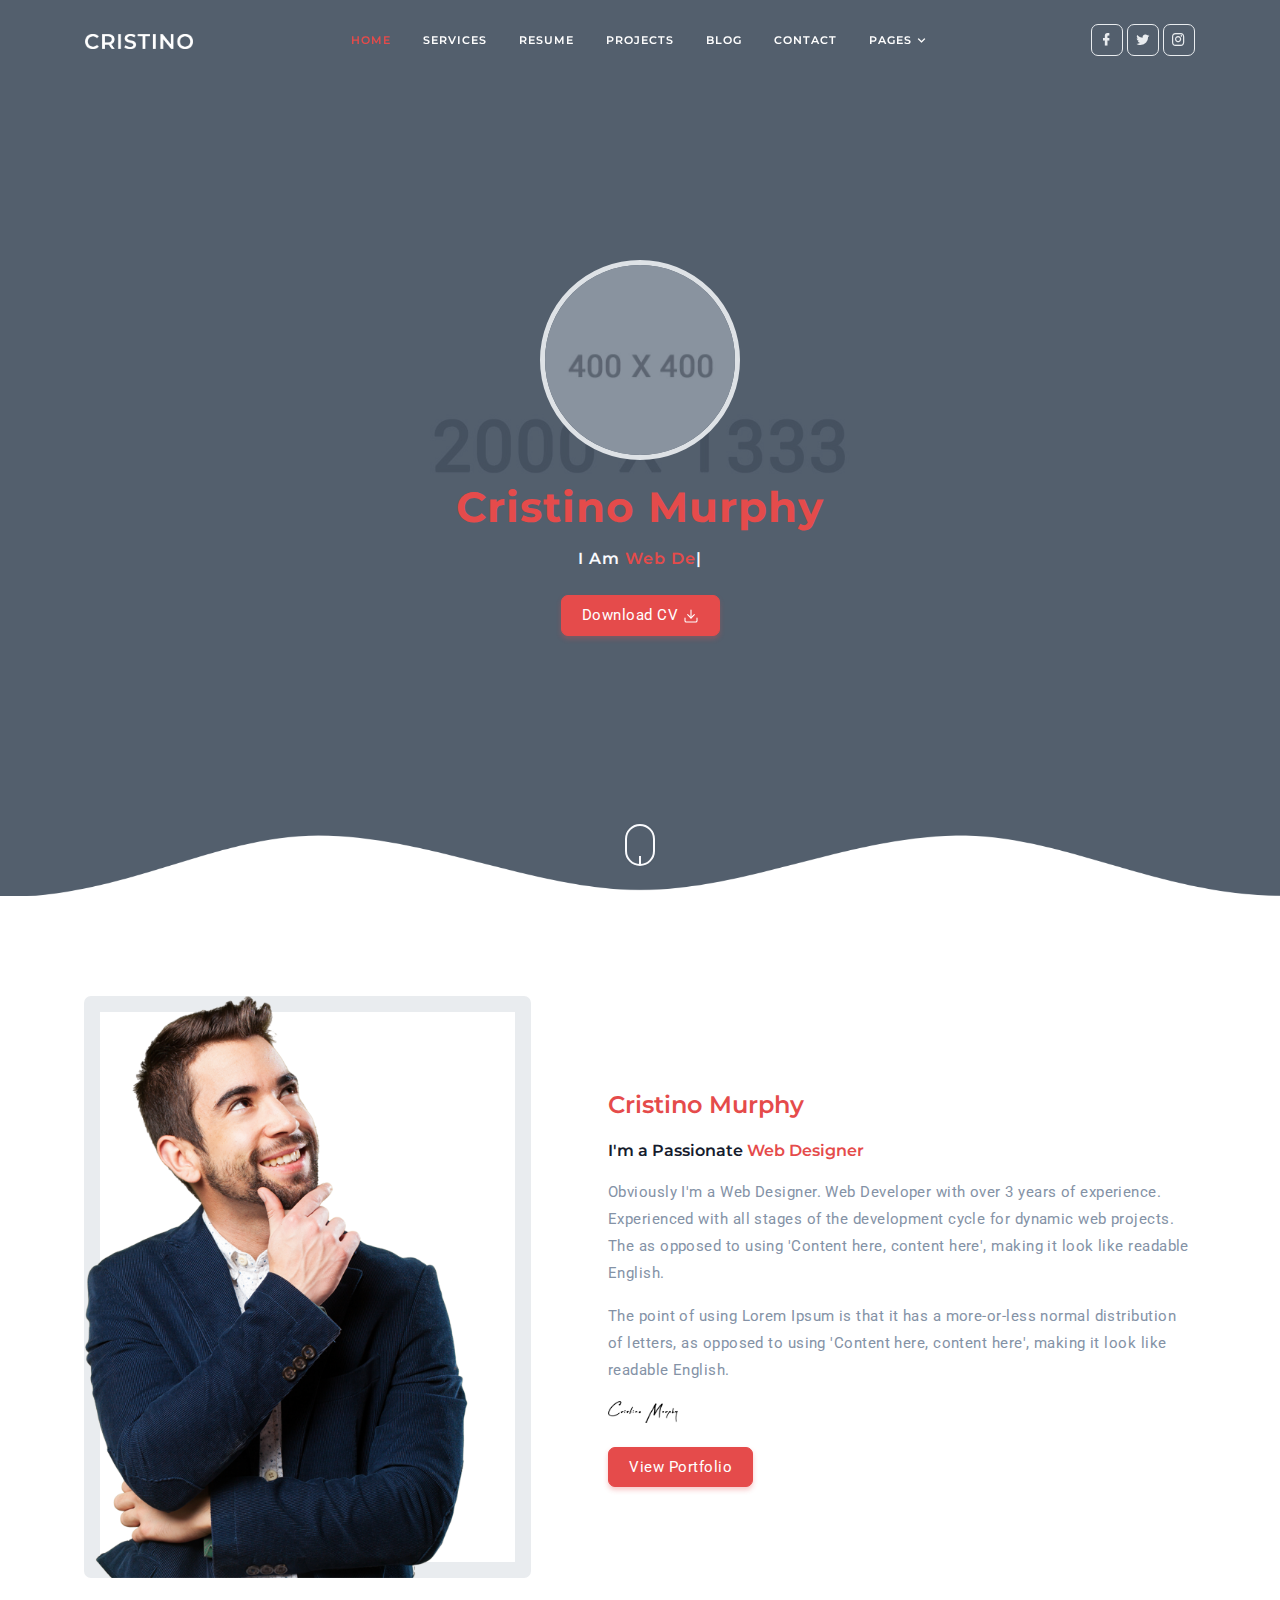
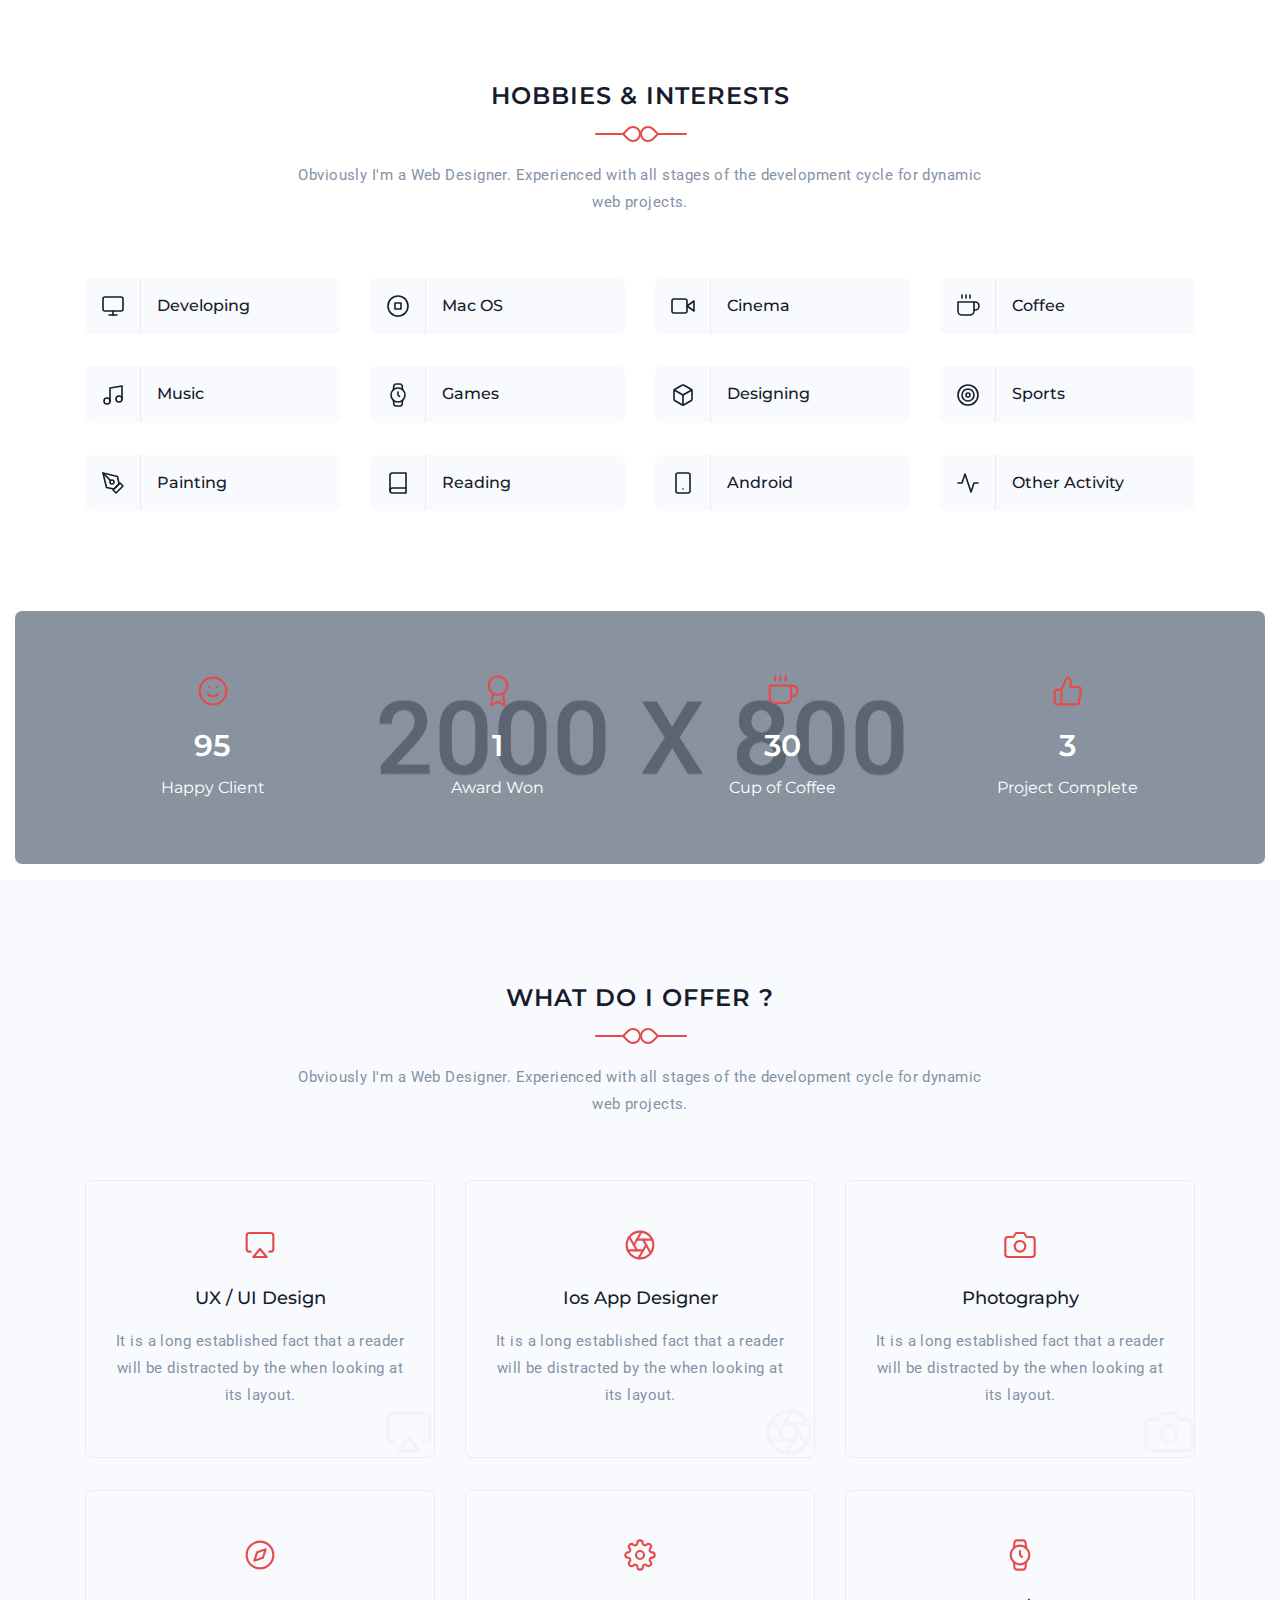
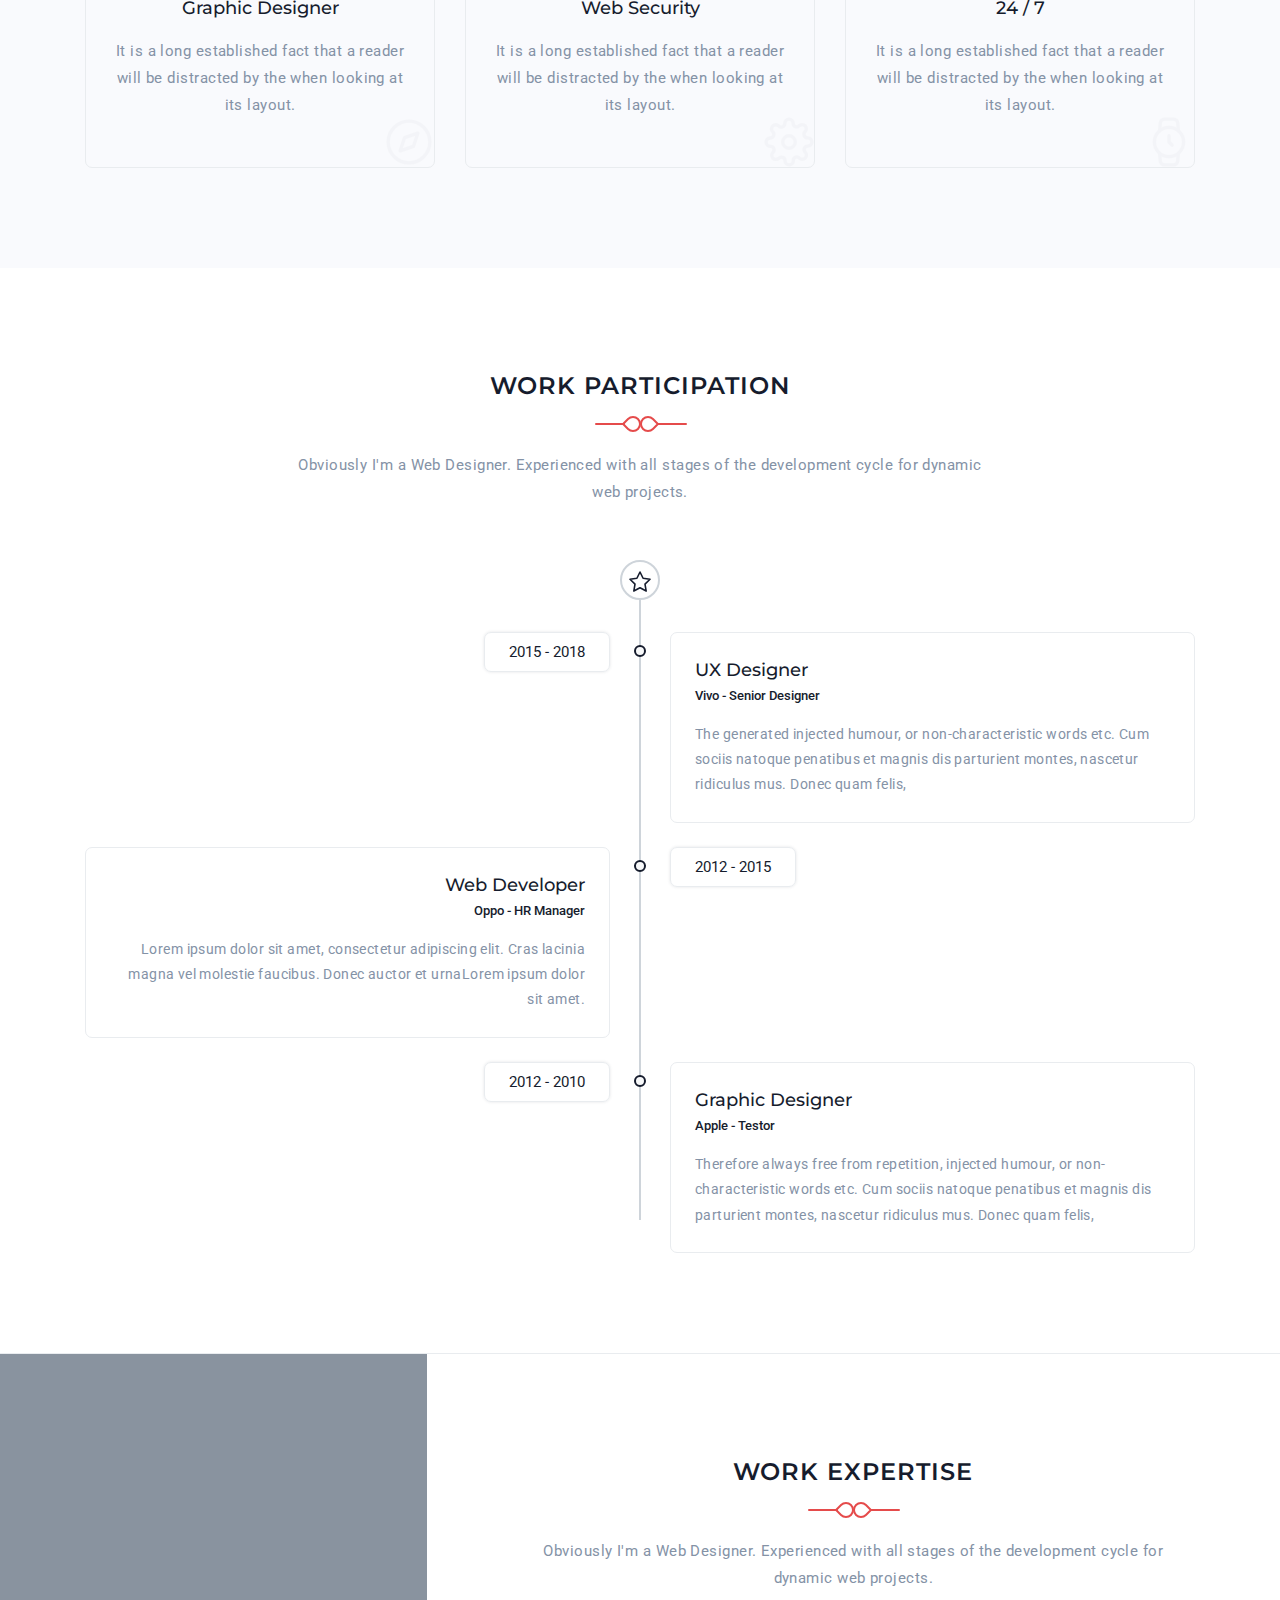
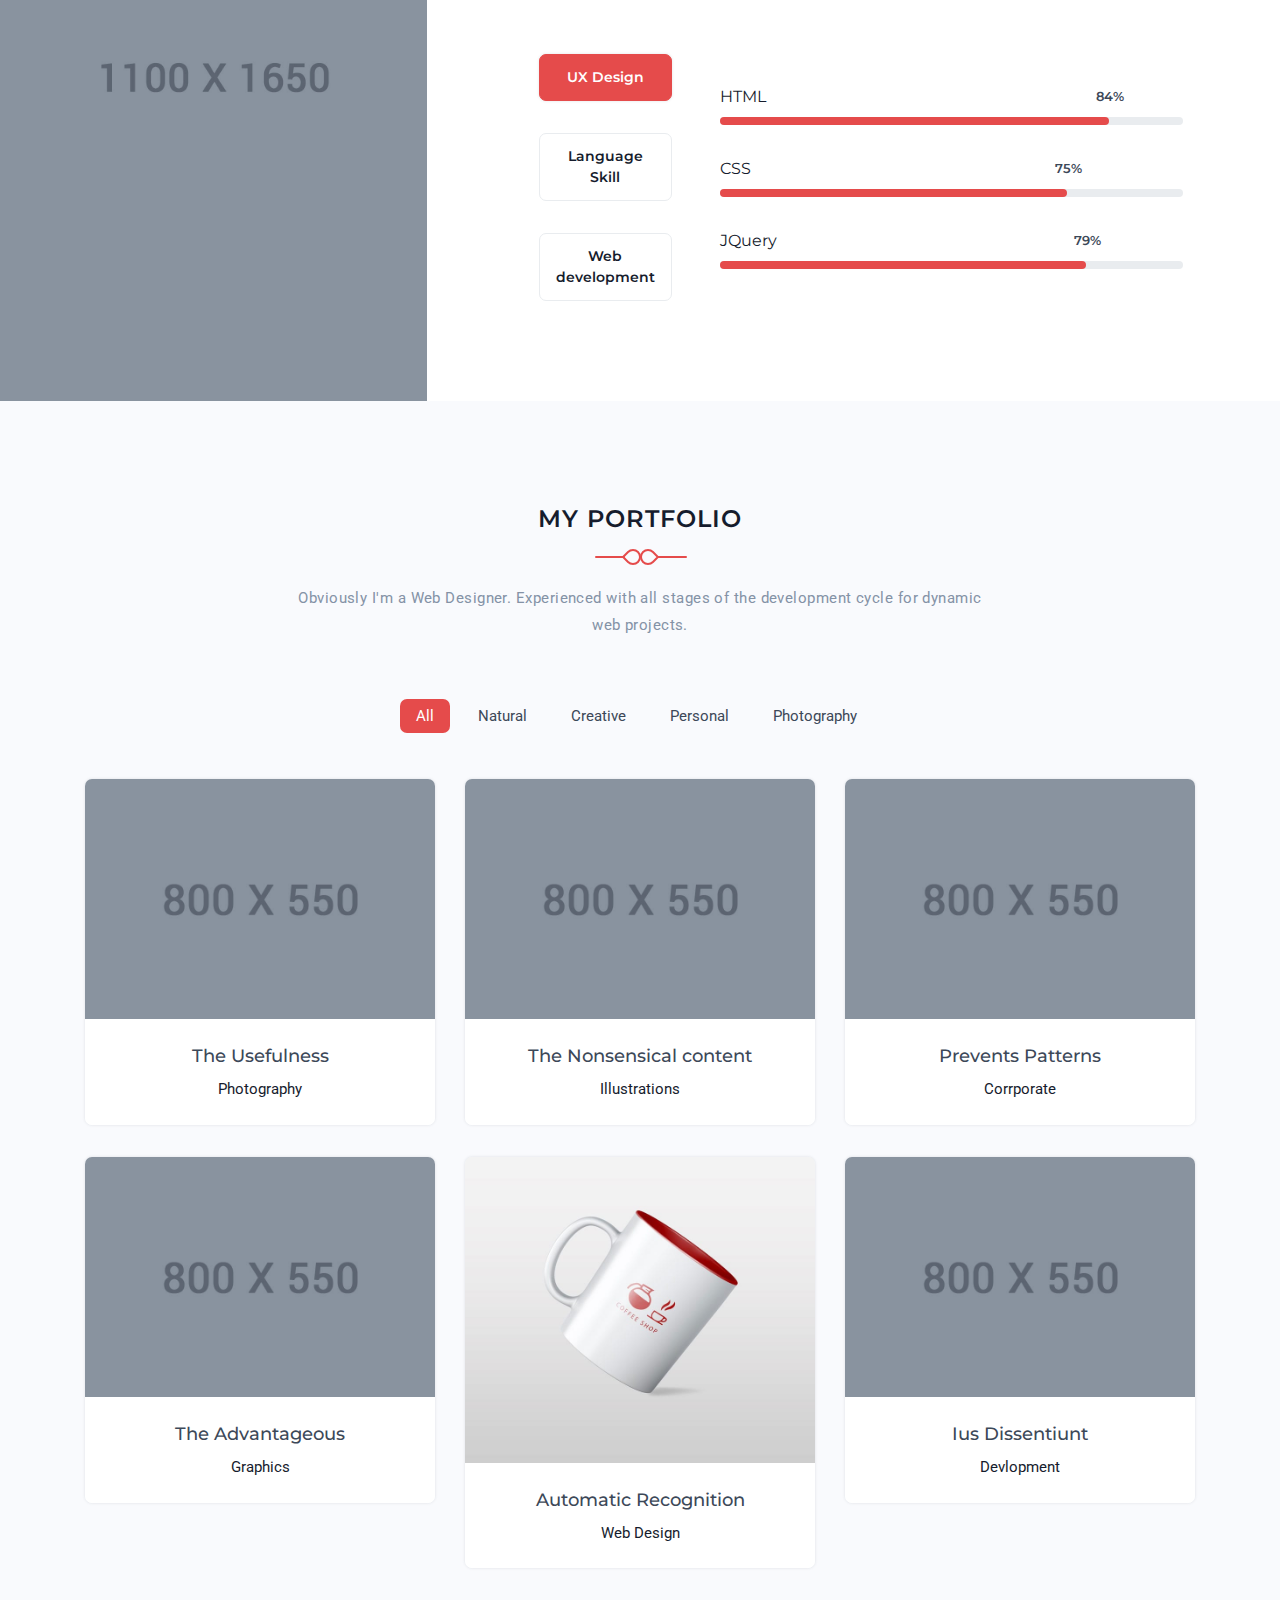
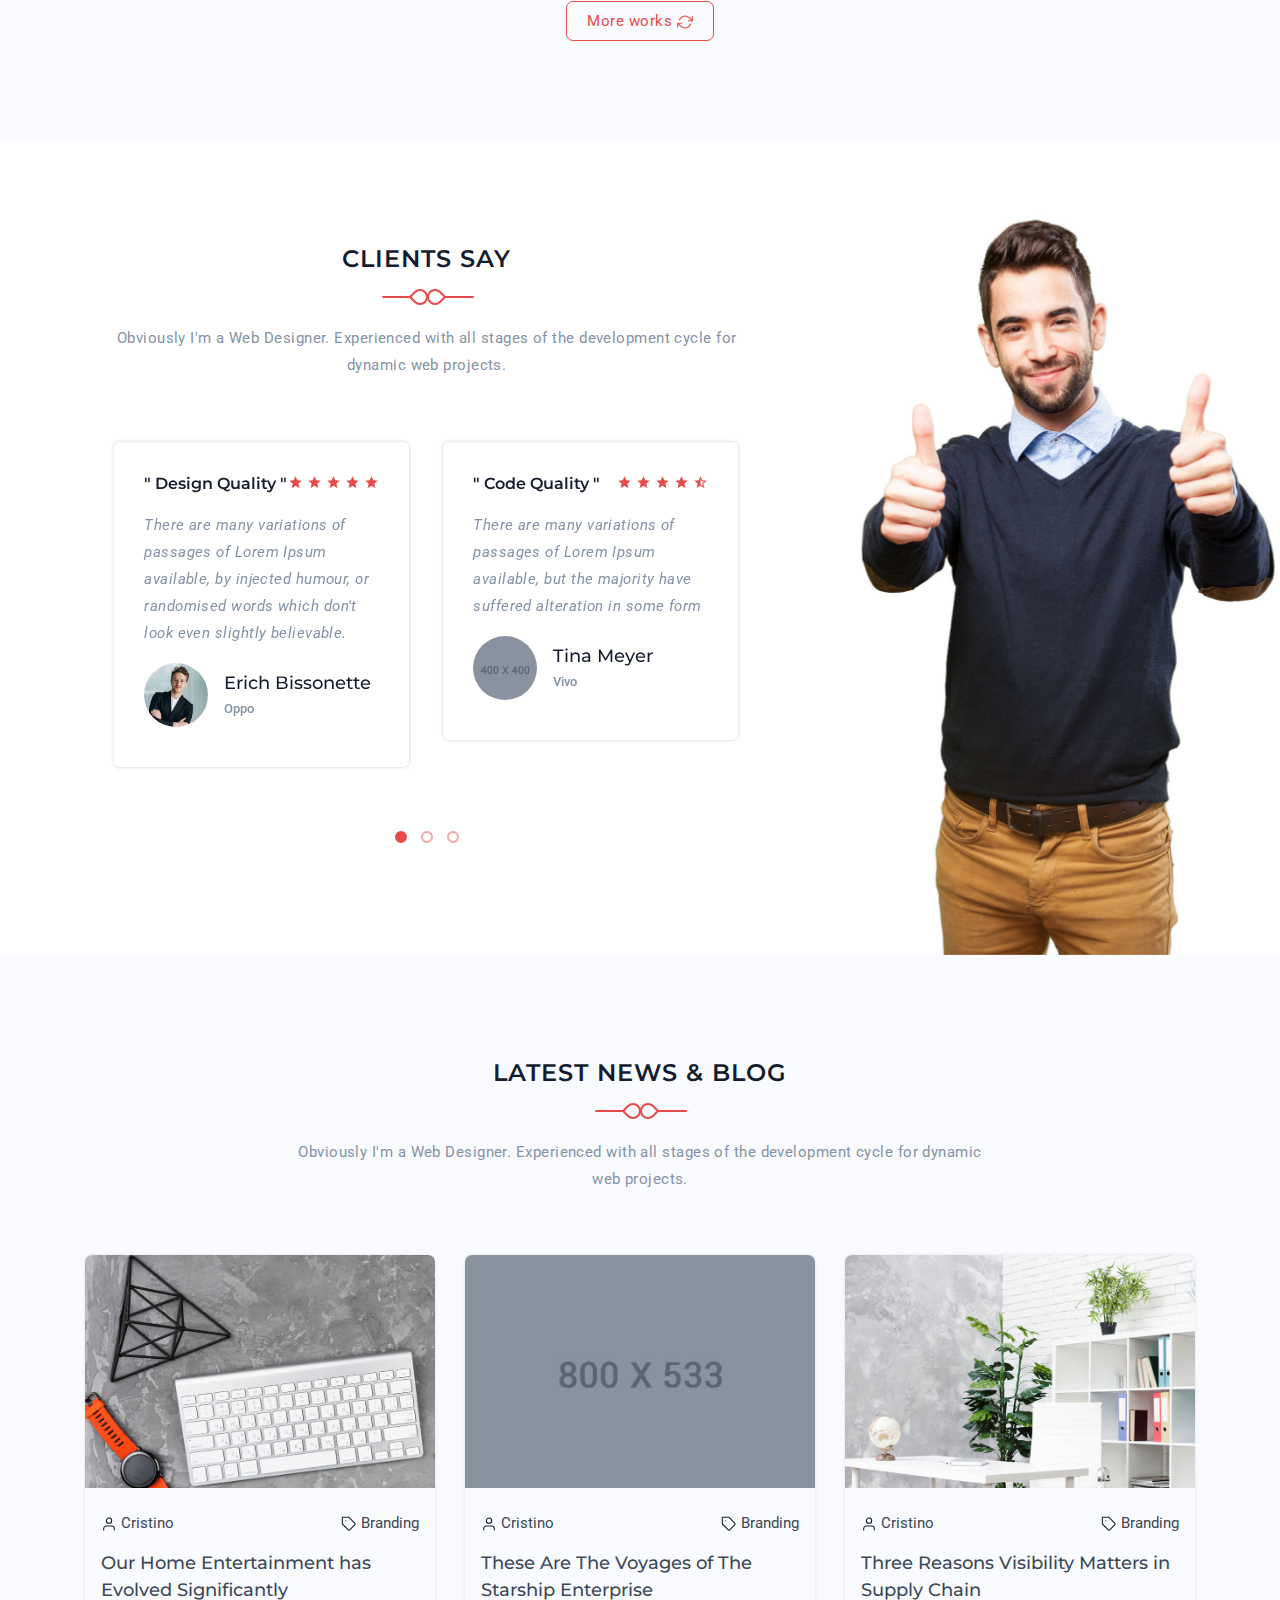
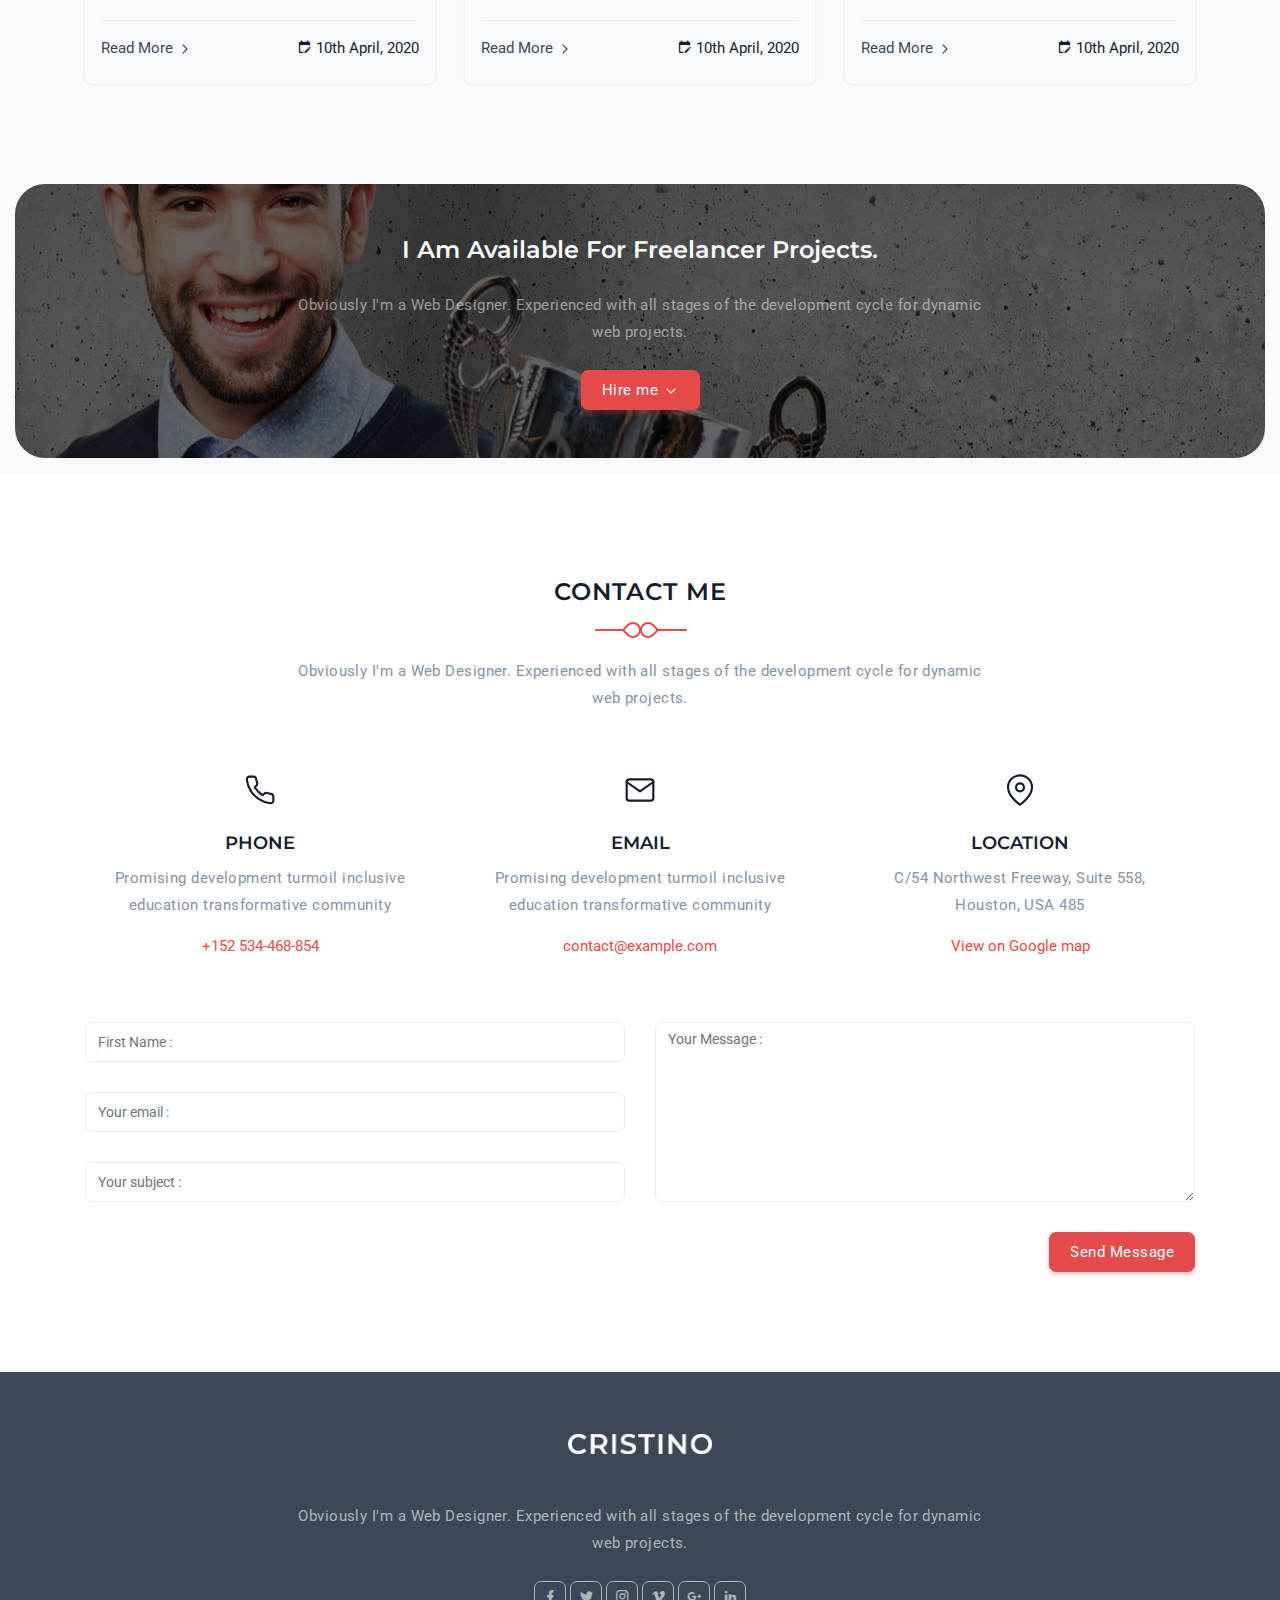
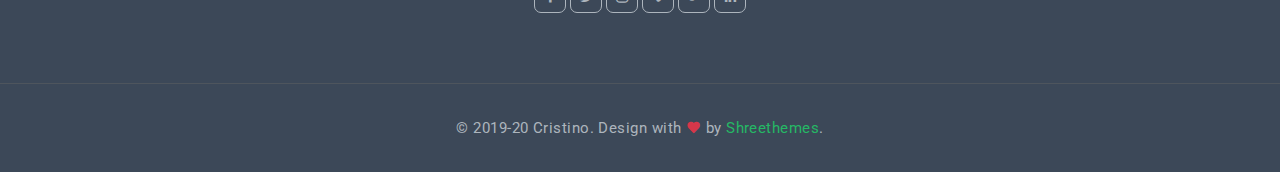
<file: index-creative.html>
<!DOCTYPE html>
    <html lang="en">

    <head>
        <meta charset="utf-8" />
        <title>Cristino - Personal Portfolio Template</title>
        <meta name="viewport" content="width=device-width, initial-scale=1.0">
        <meta name="description" content="Premium Bootstrap 4 Landing Page Template" />
        <meta name="keywords" content="bootstrap 4, premium, marketing, multipurpose" />
        <meta content="Shreethemes" name="author" />
        <!-- favicon -->
        <link rel="shortcut icon" href="images/favicon.ico">
        <!-- Bootstrap -->
        <link href="css/bootstrap.min.css" rel="stylesheet" type="text/css" />
        <!-- Magnific -->
        <link href="css/magnific-popup.css" rel="stylesheet" type="text/css" />
        <!-- Icon -->
        <link href="css/materialdesignicons.min.css" rel="stylesheet" type="text/css" />
                  
        <!-- SLICK SLIDER -->
        <link rel="stylesheet" href="css/owl.carousel.min.css"/> 
        <link rel="stylesheet" href="css/owl.theme.css"/> 
        <link rel="stylesheet" href="css/owl.transitions.css"/>    
        <!-- Custom Css -->
        <link href="css/style.css" rel="stylesheet" type="text/css" id="theme-opt" />
        <link href="css/colors/default.css" rel="stylesheet" id="color-opt">

    </head>

    <body>
        <!-- Loader -->
        <div id="preloader">
            <div id="status">
                <div class="logo">
                    <img src="images/logo.png" height="20" class="d-block mx-auto" alt="">
                </div>
                <div class="spinner">
                    <div class="bounce1"></div>
                    <div class="bounce2"></div>
                    <div class="bounce3"></div>
                </div>
            </div>
        </div>
        <!-- Loader -->
        
        <!-- Navbar Start -->
        <nav class="navbar navbar-expand-lg fixed-top navbar-custom boxed-home navbar-light sticky">
            <div class="container">
                <a class="navbar-brand" href="#">
                    <img src="images/logo.png" class="l-dark" height="15" alt="">
                    <img src="images/logo-light.png" class="l-light" height="15" alt="">
                </a>
                <button class="navbar-toggler" type="button" data-toggle="collapse" data-target="#navbarCollapse" aria-controls="navbarCollapse" aria-expanded="false" aria-label="Toggle navigation">
                    <span data-feather="menu" class="fea icon-md"></span>
                </button><!--end button-->

                <div class="collapse navbar-collapse" id="navbarCollapse">
                    <ul class="navbar-nav mx-auto">
                        <li class="nav-item active">
                            <a class="nav-link" href="#home">Home</a>
                        </li><!--end nav item-->
                        <li class="nav-item">
                            <a class="nav-link" href="#services">Services</a>
                        </li><!--end nav item-->
                        <li class="nav-item">
                            <a class="nav-link" href="#resume">Resume</a>
                        </li><!--end nav item-->
                        <li class="nav-item">
                            <a class="nav-link" href="#projects">Projects</a>
                        </li><!--end nav item-->
                        <li class="nav-item">
                            <a class="nav-link" href="#news">Blog</a>
                        </li><!--end nav item-->
                        <li class="nav-item">
                            <a class="nav-link" href="#contact">Contact</a>
                        </li><!--end nav item-->
                        <li class="nav-item dropdown">
                            <a class="nav-link dropdown-toggle" href="javascript:void(0)" id="navbarDropdown" role="button"
                                data-toggle="dropdown" aria-haspopup="true" aria-expanded="false">Pages
                            </a>
                            <div class="dropdown-menu rounded m-0" aria-labelledby="navbarDropdown">
                                <div class="container mx-0 mx-md-0">
                                    <div class="row">
                                        <div class="col-md-12">
                                            <a class="dropdown-item" href="page-blog.html">Blog</a>
                                            <a class="dropdown-item" href="page-blog-detail.html">Blog Detail</a>
                                            <a class="dropdown-item" href="page-portfolio.html">Portfolio</a>
                                            <a class="dropdown-item" href="page-portfolio-detail.html">Portfolio Detail</a>
                                        </div><!--end col-->
                                    </div><!--end row-->
                                </div><!--end container-->
                            </div>
                        </li><!--end nav item-->
                    </ul>

                    <ul class="list-unstyled mb-0 mt-2 mt-sm-0 social-icon light-social-icon">
                        <li class="list-inline-item"><a href="javascript:void(0)"><i class="mdi mdi-facebook"></i></a></li>
                        <li class="list-inline-item"><a href="javascript:void(0)"><i class="mdi mdi-twitter"></i></a></li>
                        <li class="list-inline-item"><a href="javascript:void(0)"><i class="mdi mdi-instagram"></i></a></li>
                    </ul>
                </div> 
            </div><!--end container-->
        </nav><!--end navbar-->
        <!-- Navbar End -->

        <!-- HOME START-->
        <section class="bg-home" style="background-image:url('images/home/04.jpg')" id="home">
            <div class="bg-overlay"></div>
            <div class="container">
                <div class="row mt-5 mt-sm-0 justify-content-center">
                    <div class="col-lg-12 text-center">
                        <div class="title-heading">
                            <img src="images/home/hero.jpg" class="img-fluid rounded-circle" alt="">
                            <h1 class="heading text-primary mt-3">Cristino Murphy</h1>
                            <h6 class="sub-title text-light">I Am <span class="element text-primary" data-elements="Web Designer, Web Developer, Photographer"></span></h6>
                            <div class="mt-4">
                                <a href="javascript:void(0)" class="btn btn-primary rounded">Download CV <i data-feather="download" class="fea icon-sm"></i></a>
                            </div>
                        </div>
                    </div><!--end col-->
                </div><!--end row-->
            </div><!--end container-->  
            <div class="container-fluid">
                <div class="row">
                    <div class="home-shape">
                        <img src="images/shape.png" alt="" class="img-fluid mx-auto d-block">
                    </div>
                </div><!--end row-->
            </div><!--end container fluid-->
            <a href="#about" data-scroll-nav="1" class="mouse-icon mouse-icon-white rounded-pill bg-transparent mouse-down">
                <span class="wheel position-relative d-block mover"></span>
            </a>
        </section><!--end section-->
        <!-- HOME END-->
        
        <!-- About Start -->
        <section class="section pb-3" id="about">
            <div class="container">
                <div class="row align-items-center">
                    <div class="col-lg-5 col-md-5">
                        <div class="about-hero">
                            <img src="images/hero.png" class="img-fluid mx-auto d-block about-tween position-relative" alt="">
                        </div>
                    </div><!--end col-->

                    <div class="col-lg-7 col-md-7 mt-4 pt-2 mt-sm-0 pt-sm-0">
                        <div class="section-title mb-0 ml-lg-5 ml-md-3">
                            <h4 class="title text-primary mb-3">Cristino Murphy</h4>
                            <h6 class="designation mb-3">I'm a Passionate <span class="text-primary">Web Designer</span></h6>
                            <p class="text-muted">Obviously I'm a Web Designer. Web Developer with over 3 years of experience. Experienced with all stages of the development cycle for dynamic web projects. The as opposed to using 'Content here, content here', making it look like readable English.</p>
                            <p class="text-muted">The point of using Lorem Ipsum is that it has a more-or-less normal distribution of letters, as opposed to using 'Content here, content here', making it look like readable English.</p>
                            <img src="images/sign.png" height="22" alt="">
                            <div class="mt-4">
                                <a href="#projects" class="btn btn-primary mouse-down">View Portfolio</a>
                            </div>
                        </div>
                    </div><!--end col-->
                </div><!--end row-->
            </div><!--end container-->

            <div class="container mt-100 mt-60">
                <div class="row justify-content-center">
                    <div class="col-12 text-center">
                        <div class="section-title">
                            <div class="titles">
                                <h4 class="title title-line text-uppercase mb-4 pb-4">Hobbies & Interests</h4>
                                <span></span>
                            </div>
                            <p class="text-muted mx-auto para-desc mb-0">Obviously I'm a Web Designer. Experienced with all stages of the development cycle for dynamic web projects.</p>
                        </div>
                    </div><!--end col-->
                </div><!--end row-->
                
                <div class="row">
                    <div class="col-lg-3 col-md-4 col-12 mt-4 pt-2">
                        <div class="interests-desc bg-light position-relative px-2 py-3 rounded">
                            <div class="hobbies d-flex align-items-center">
                                <div class="text-center rounded-pill mr-4">
                                    <i data-feather="monitor" class="icon fea icon-md-sm"></i>
                                </div>
                                <div class="content">
                                    <h6 class="title mb-0">Developing</h6>
                                </div>
                            </div>
                        </div>
                    </div><!--end col-->
                    
                    <div class="col-lg-3 col-md-4 col-12 mt-4 pt-2">
                        <div class="interests-desc bg-light position-relative px-2 py-3 rounded">
                            <div class="hobbies d-flex align-items-center">
                                <div class="text-center rounded-pill mr-4">
                                    <i data-feather="stop-circle" class="icon fea icon-md-sm"></i>
                                </div>
                                <div class="content">
                                    <h6 class="title mb-0">Mac OS</h6>
                                </div>
                            </div>
                        </div>
                    </div><!--end col-->
                    
                    <div class="col-lg-3 col-md-4 col-12 mt-4 pt-2">
                        <div class="interests-desc bg-light position-relative px-2 py-3 rounded">
                            <div class="hobbies d-flex align-items-center">
                                <div class="text-center rounded-pill mr-4">
                                    <i data-feather="video" class="icon fea icon-md-sm"></i>
                                </div>
                                <div class="content">
                                    <h6 class="title mb-0">Cinema</h6>
                                </div>
                            </div>
                        </div>
                    </div><!--end col-->
                    
                    <div class="col-lg-3 col-md-4 col-12 mt-4 pt-2">
                        <div class="interests-desc bg-light position-relative px-2 py-3 rounded">
                            <div class="hobbies d-flex align-items-center">
                                <div class="text-center rounded-pill mr-4">
                                    <i data-feather="coffee" class="icon fea icon-md-sm"></i>
                                </div>
                                <div class="content">
                                    <h6 class="title mb-0">Coffee</h6>
                                </div>
                            </div>
                        </div>
                    </div><!--end col-->
                    
                    <div class="col-lg-3 col-md-4 col-12 mt-4 pt-2">
                        <div class="interests-desc bg-light position-relative px-2 py-3 rounded">
                            <div class="hobbies d-flex align-items-center">
                                <div class="text-center rounded-pill mr-4">
                                    <i data-feather="music" class="icon fea icon-md-sm"></i>
                                </div>
                                <div class="content">
                                    <h6 class="title mb-0">Music</h6>
                                </div>
                            </div>
                        </div>
                    </div><!--end col-->
                    
                    <div class="col-lg-3 col-md-4 col-12 mt-4 pt-2">
                        <div class="interests-desc bg-light position-relative px-2 py-3 rounded">
                            <div class="hobbies d-flex align-items-center">
                                <div class="text-center rounded-pill mr-4">
                                    <i data-feather="watch" class="icon fea icon-md-sm"></i>
                                </div>
                                <div class="content">
                                    <h6 class="title mb-0">Games</h6>
                                </div>
                            </div>
                        </div>
                    </div><!--end col-->
                    
                    <div class="col-lg-3 col-md-4 col-12 mt-4 pt-2">
                        <div class="interests-desc bg-light position-relative px-2 py-3 rounded">
                            <div class="hobbies d-flex align-items-center">
                                <div class="text-center rounded-pill mr-4">
                                    <i data-feather="box" class="icon fea icon-md-sm"></i>
                                </div>
                                <div class="content">
                                    <h6 class="title mb-0">Designing</h6>
                                </div>
                            </div>
                        </div>
                    </div><!--end col-->
                    
                    <div class="col-lg-3 col-md-4 col-12 mt-4 pt-2">
                        <div class="interests-desc bg-light position-relative px-2 py-3 rounded">
                            <div class="hobbies d-flex align-items-center">
                                <div class="text-center rounded-pill mr-4">
                                    <i data-feather="target" class="icon fea icon-md-sm"></i>
                                </div>
                                <div class="content">
                                    <h6 class="title mb-0">Sports</h6>
                                </div>
                            </div>
                        </div>
                    </div><!--end col-->
                    
                    <div class="col-lg-3 col-md-4 col-12 mt-4 pt-2">
                        <div class="interests-desc bg-light position-relative px-2 py-3 rounded">
                            <div class="hobbies d-flex align-items-center">
                                <div class="text-center rounded-pill mr-4">
                                    <i data-feather="pen-tool" class="icon fea icon-md-sm"></i>
                                </div>
                                <div class="content">
                                    <h6 class="title mb-0">Painting</h6>
                                </div>
                            </div>
                        </div>
                    </div><!--end col-->
                    
                    <div class="col-lg-3 col-md-4 col-12 mt-4 pt-2">
                        <div class="interests-desc bg-light position-relative px-2 py-3 rounded">
                            <div class="hobbies d-flex align-items-center">
                                <div class="text-center rounded-pill mr-4">
                                    <i data-feather="book" class="icon fea icon-md-sm"></i>
                                </div>
                                <div class="content">
                                    <h6 class="title mb-0">Reading</h6>
                                </div>
                            </div>
                        </div>
                    </div><!--end col-->
                    
                    <div class="col-lg-3 col-md-4 col-12 mt-4 pt-2">
                        <div class="interests-desc bg-light position-relative px-2 py-3 rounded">
                            <div class="hobbies d-flex align-items-center">
                                <div class="text-center rounded-pill mr-4">
                                    <i data-feather="smartphone" class="icon fea icon-md-sm"></i>
                                </div>
                                <div class="content">
                                    <h6 class="title mb-0">Android</h6>
                                </div>
                            </div>
                        </div>
                    </div><!--end col-->
                    
                    <div class="col-lg-3 col-md-4 col-12 mt-4 pt-2">
                        <div class="interests-desc bg-light position-relative px-2 py-3 rounded">
                            <div class="hobbies d-flex align-items-center">
                                <div class="text-center rounded-pill mr-4">
                                    <i data-feather="activity" class="icon fea icon-md-sm"></i>
                                </div>
                                <div class="content">
                                    <h6 class="title mb-0">Other Activity</h6>
                                </div>
                            </div>
                        </div>
                    </div><!--end col-->
                </div>
            </div><!--end container-->

            <div class="container-fluid mt-100 mt-60">
                <div class="rounded py-md-5 py-4" style="background: url('images/bg-counter.jpg') center center;">
                    <div class="container">
                        <div class="row" id="counter">
                            <div class="col-lg-3 col-6">
                                <div class="counter-box rounded py-3 text-center">
                                    <div class="counter-icon">
                                        <i data-feather="smile" class="fea icon-md text-primary"></i>
                                    </div>
                                    <h3 class="counter-value mt-3 text-white title-dark" data-count="1251">95</h3>
                                    <h6 class="counter-head font-weight-normal mb-0 text-white title-dark">Happy Client</h6>
                                </div><!--end counter box-->
                            </div><!--end col-->
    
                            <div class="col-lg-3 col-6">
                                <div class="counter-box rounded py-3 text-center">
                                    <div class="counter-icon">
                                        <i data-feather="award" class="fea icon-md text-primary"></i>
                                    </div>
                                    <h3 class="counter-value mt-3 text-white title-dark" data-count="15">1</h3>
                                    <h6 class="counter-head font-weight-normal mb-0 text-white title-dark">Award Won</h6>
                                </div><!--end counter box-->
                            </div><!--end col-->
    
                            <div class="col-lg-3 col-6">
                                <div class="counter-box rounded py-3 text-center">
                                    <div class="counter-icon">
                                        <i data-feather="coffee" class="fea icon-md text-primary"></i>
                                    </div>
                                    <h3 class="counter-value mt-3 text-white title-dark" data-count="3261">30</h3>
                                    <h6 class="counter-head font-weight-normal mb-0 text-white title-dark">Cup of Coffee</h6>
                                </div><!--end counter box-->
                            </div><!--end col-->
    
                            <div class="col-lg-3 col-6">
                                <div class="counter-box rounded py-3 text-center">
                                    <div class="counter-icon">
                                        <i data-feather="thumbs-up" class="fea icon-md text-primary"></i>
                                    </div>
                                    <h3 class="counter-value mt-3 text-white title-dark" data-count="36">3</h3>
                                    <h6 class="counter-head font-weight-normal mb-0 text-white title-dark">Project Complete</h6>
                                </div><!--end counter box-->
                            </div><!--end col-->
                        </div><!--end row-->
                    </div><!--end container-->
                </div><!--end div-->
            </div><!--end container fluid-->
        </section>
        <!-- About end -->
            
        <!-- Services Start -->
        <section class="section bg-light" id="services">
            <div class="container">
                <div class="row justify-content-center">
                    <div class="col-12 text-center">
                        <div class="section-title">
                            <div class="titles">
                                <h4 class="title title-line text-uppercase mb-4 pb-4">What Do I Offer ?</h4>
                                <span></span>
                            </div>
                            <p class="text-muted mx-auto para-desc mb-0">Obviously I'm a Web Designer. Experienced with all stages of the development cycle for dynamic web projects.</p>
                        </div>
                    </div><!--end col-->
                </div><!--end row-->

                <div class="row">                    
                    <div class="col-lg-4 col-md-6 col-12 mt-4 pt-2">
                        <div class="service-wrapper rounded position-relative text-center border border-footer p-4 pt-5 pb-5">
                            <div class="icon text-primary">
                                <i data-feather="airplay" class="fea icon-md"></i>
                            </div>
                            <div class="content mt-4">
                                <h5 class="title">UX / UI Design</h5>
                                <p class="text-muted mt-3 mb-0">It is a long established fact that a reader will be distracted by the when looking at its layout.</p>
                            </div>
                            <div class="big-icon">
                                <i data-feather="airplay" class="fea icons"></i>
                            </div>
                        </div>
                    </div><!--end col-->

                    <div class="col-lg-4 col-md-6 col-12 mt-4 pt-2">
                        <div class="service-wrapper rounded position-relative text-center border border-footer p-4 pt-5 pb-5">
                            <div class="icon text-primary">
                                <i data-feather="aperture" class="fea icon-md"></i>
                            </div>
                            <div class="content mt-4">
                                <h5 class="title">Ios App Designer</h5>
                                <p class="text-muted mt-3 mb-0">It is a long established fact that a reader will be distracted by the when looking at its layout.</p>
                            </div>
                            <div class="big-icon">
                                <i data-feather="aperture" class="fea icons"></i>
                            </div>
                        </div>
                    </div><!--end col-->
                    
                    <div class="col-lg-4 col-md-6 col-12 mt-4 pt-2">
                        <div class="service-wrapper rounded position-relative text-center border border-footer p-4 pt-5 pb-5">
                            <div class="icon text-primary">
                                <i data-feather="camera" class="fea icon-md"></i>
                            </div>
                            <div class="content mt-4">
                                <h5 class="title">Photography</h5>
                                <p class="text-muted mt-3 mb-0">It is a long established fact that a reader will be distracted by the when looking at its layout.</p>
                            </div>
                            <div class="big-icon">
                                <i data-feather="camera" class="fea icons"></i>
                            </div>
                        </div>
                    </div><!--end col-->
                    
                    <div class="col-lg-4 col-md-6 col-12 mt-4 pt-2">
                        <div class="service-wrapper rounded position-relative text-center border border-footer p-4 pt-5 pb-5">
                            <div class="icon text-primary">
                                <i data-feather="compass" class="fea icon-md"></i>
                            </div>
                            <div class="content mt-4">
                                <h5 class="title">Graphic Designer</h5>
                                <p class="text-muted mt-3 mb-0">It is a long established fact that a reader will be distracted by the when looking at its layout.</p>
                            </div>
                            <div class="big-icon">
                                <i data-feather="compass" class="fea icons"></i>
                            </div>
                        </div>
                    </div><!--end col-->
                    
                    <div class="col-lg-4 col-md-6 col-12 mt-4 pt-2">
                        <div class="service-wrapper rounded position-relative text-center border border-footer p-4 pt-5 pb-5">
                            <div class="icon text-primary">
                                <i data-feather="settings" class="fea icon-md"></i>
                            </div>
                            <div class="content mt-4">
                                <h5 class="title">Web Security</h5>
                                <p class="text-muted mt-3 mb-0">It is a long established fact that a reader will be distracted by the when looking at its layout.</p>
                            </div>
                            <div class="big-icon">
                                <i data-feather="settings" class="fea icons"></i>
                            </div>
                        </div>
                    </div><!--end col-->
                    
                    <div class="col-lg-4 col-md-6 col-12 mt-4 pt-2">
                        <div class="service-wrapper rounded position-relative text-center border border-footer p-4 pt-5 pb-5">
                            <div class="icon text-primary">
                                <i data-feather="watch" class="fea icon-md"></i>
                            </div>
                            <div class="content mt-4">
                                <h5 class="title">24 / 7</h5>
                                <p class="text-muted mt-3 mb-0">It is a long established fact that a reader will be distracted by the when looking at its layout.</p>
                            </div>
                            <div class="big-icon">
                                <i data-feather="watch" class="fea icons"></i>
                            </div>
                        </div>
                    </div><!--end col-->
                </div><!--end row-->
            </div><!--end container-->
        </section>
        <!-- Services End -->

        <!-- Resume Start -->
        <section class="section" id="resume">
            <div class="container">
                <div class="row justify-content-center">
                    <div class="col-12 text-center">
                        <div class="section-title">
                            <div class="titles">
                                <h4 class="title title-line text-uppercase mb-4 pb-4">Work Participation</h4>
                                <span></span>
                            </div>
                            <p class="text-muted mx-auto para-desc mb-0">Obviously I'm a Web Designer. Experienced with all stages of the development cycle for dynamic web projects.</p>
                        </div>
                    </div><!--end col-->
                </div><!--end row-->

                <div class="row">
                    <div class="col-12">
                        <div class="main-icon rounded-pill text-center mt-4 pt-2">
                            <i data-feather="star" class="fea icon-md-sm"></i>
                        </div>
                        <div class="timeline-page pt-2 position-relative">
                            <div class="timeline-item mt-4">
                                <div class="row">
                                    <div class="col-lg-6 col-md-6 col-sm-6">
                                        <div class="duration date-label-left border rounded p-2 pl-4 pr-4 position-relative shadow text-left">2015 - 2018</div>
                                    </div><!--end col-->
                                    <div class="col-lg-6 col-md-6 col-sm-6">
                                        <div class="event event-description-right rounded p-4 border float-left text-left">
                                            <h5 class="title mb-0 text-capitalize">UX Designer</h5>
                                            <small class="company">Vivo - Senior Designer</small>
                                            <p class="timeline-subtitle mt-3 mb-0 text-muted">The generated injected humour, or non-characteristic words etc. Cum sociis natoque penatibus et magnis dis parturient montes, nascetur ridiculus mus. Donec quam felis,</p>
                                        </div>
                                    </div><!--end col-->
                                </div><!--end row-->
                            </div><!--end timeline item-->
            
                            <div class="timeline-item mt-4">
                                <div class="row">
                                    <div class="col-lg-6 col-md-6 col-sm-6 order-sm-1 order-2">
                                        <div class="event event-description-left rounded p-4 border float-left text-right">
                                            <h5 class="title mb-0 text-capitalize">Web Developer</h5>
                                            <small class="company">Oppo - HR Manager</small>
                                            <p class="timeline-subtitle mt-3 mb-0 text-muted">Lorem ipsum dolor sit amet, consectetur adipiscing elit. Cras lacinia magna vel molestie faucibus. Donec auctor et urnaLorem ipsum dolor sit amet.</p>
                                        </div>
                                    </div><!--end col-->
                                    <div class="col-lg-6 col-md-6 col-sm-6 order-sm-2 order-1">
                                        <div class="duration duration-right rounded border p-2 pl-4 pr-4 position-relative shadow text-left">2012 - 2015</div>
                                    </div><!--end col-->
                                </div><!--end row-->
                            </div><!--end timeline item-->
        
                            <div class="timeline-item mt-4">
                                <div class="row">
                                    <div class="col-lg-6 col-md-6 col-sm-6">
                                        <div class="duration date-label-left border rounded p-2 pl-4 pr-4 position-relative shadow text-left"> 2012 - 2010</div>
                                    </div><!--end col-->
                                    <div class="col-lg-6 col-md-6 col-sm-6">
                                        <div class="event event-description-right rounded p-4 border float-left text-left">
                                            <h5 class="title mb-0 text-capitalize">Graphic Designer</h5>
                                            <small class="company">Apple - Testor</small>
                                            <p class="timeline-subtitle mt-3 mb-0 text-muted">Therefore always free from repetition, injected humour, or non-characteristic words etc. Cum sociis natoque penatibus et magnis dis parturient montes, nascetur ridiculus mus. Donec quam felis, </p>
                                        </div>
                                    </div><!--end col-->
                                </div><!--end row-->
                            </div><!--end timeline item-->
                        </div><!--end timeline page-->
                        <!-- TIMELINE END -->
                    </div><!--end col-->
                </div><!--end row-->
            </div><!--end container-->
        </section><!--end section-->   
        <!-- Skill End -->

        <!-- Skill & CTA START -->
        <section class="cta-full border-top">
            <div class="container-fluid">
                <div class="row position-relative">
                    <div class="col-lg-4 padding-less img" style="background-image:url('images/skills.jpg')" data-jarallax='{"speed": 0.5}'></div><!-- end col -->
                    <div class="col-lg-8 offset-lg-4">
                        <div class="cta-full-img-box">
                            <div class="row justify-content-center">
                                <div class="col-12 text-center">
                                    <div class="section-title">
                                        <div class="titles">
                                            <h4 class="title title-line text-uppercase mb-4 pb-4">Work Expertise</h4>
                                            <span></span>
                                        </div>
                                        <p class="text-muted mx-auto para-desc mb-0">Obviously I'm a Web Designer. Experienced with all stages of the development cycle for dynamic web projects.</p>
                                    </div>
                                </div><!--end col-->
                            </div><!--end row-->

                            <div class="row align-items-center">
                                <div class="col-lg-3 col-md-4 col-12">
                                    <ul class="nav nav-pills flex-column px-0" id="pills-tab" role="tablist">
                                        <li class="nav-item mt-4 pt-2">
                                            <a class="nav-link rounded active" id="pills-cloud-tab" data-toggle="pill" href="#pills-cloud" role="tab" aria-controls="pills-cloud" aria-selected="false">
                                                <div class="skill-container text-center pt-1 pb-1">
                                                    <h6 class="title mb-0">UX Design</h6>
                                                </div>
                                            </a><!--end nav link-->
                                        </li><!--end nav item-->
                                        
                                        <li class="nav-item mt-4 pt-2">
                                            <a class="nav-link rounded" id="pills-smart-tab" data-toggle="pill" href="#pills-smart" role="tab" aria-controls="pills-smart" aria-selected="false">
                                                <div class="skill-container text-center pt-1 pb-1">
                                                    <h6 class="title mb-0">Language Skill</h6>
                                                </div>
                                            </a><!--end nav link-->
                                        </li><!--end nav item-->
                                        
                                        <li class="nav-item mt-4 pt-2">
                                            <a class="nav-link rounded" id="pills-apps-tab" data-toggle="pill" href="#pills-apps" role="tab" aria-controls="pills-apps" aria-selected="false">
                                                <div class="skill-container text-center pt-1 pb-1">
                                                    <h6 class="title mb-0">Web development</h6>
                                                </div>
                                            </a><!--end nav link-->
                                        </li><!--end nav item-->
                                    </ul><!--end nav pills-->
                                </div><!--end col-->

                                <div class="col-lg-9 col-md-8 col-12">
                                    <div class="tab-content pl-lg-4" id="pills-tabContent">
                                        <div class="tab-pane fade show active" id="pills-cloud" role="tabpanel" aria-labelledby="pills-cloud-tab">
                                            <div class="progress-box mt-4 pt-2">
                                                <h6 class="font-weight-normal">HTML</h6>
                                                <div class="progress">
                                                    <div class="progress-bar position-relative bg-primary" style="width:84%;">
                                                        <div class="progress-value d-block text-dark h6">84%</div>
                                                    </div>
                                                </div>
                                            </div><!--end process box-->
                                            <div class="progress-box mt-4 pt-2">
                                                <h6 class="font-weight-normal">CSS</h6>
                                                <div class="progress">
                                                    <div class="progress-bar position-relative bg-primary" style="width:75%;">
                                                        <div class="progress-value d-block text-dark h6">75%</div>
                                                    </div>
                                                </div>
                                            </div><!--end process box-->
                                            <div class="progress-box mt-4 pt-2">
                                                <h6 class="font-weight-normal">JQuery</h6>
                                                <div class="progress">
                                                    <div class="progress-bar position-relative bg-primary" style="width:79%;">
                                                        <div class="progress-value d-block text-dark h6">79%</div>
                                                    </div>
                                                </div>
                                            </div><!--end process box-->
                                        </div><!--end teb pane-->
                                        
                                        <div class="tab-pane fade" id="pills-smart" role="tabpanel" aria-labelledby="pills-smart-tab">
                                            <div class="progress-box mt-4 pt-2">
                                                <h6 class="font-weight-normal">English</h6>
                                                <div class="progress">
                                                    <div class="progress-bar position-relative bg-primary" style="width:84%;">
                                                        <div class="progress-value d-block text-dark h6">84%</div>
                                                    </div>
                                                </div>
                                            </div><!--end process box-->
                                            <div class="progress-box mt-4 pt-2">
                                                <h6 class="font-weight-normal">Spanish</h6>
                                                <div class="progress">
                                                    <div class="progress-bar position-relative bg-primary" style="width:75%;">
                                                        <div class="progress-value d-block text-dark h6">75%</div>
                                                    </div>
                                                </div>
                                            </div><!--end process box-->
                                            <div class="progress-box mt-4 pt-2">
                                                <h6 class="font-weight-normal">German</h6>
                                                <div class="progress">
                                                    <div class="progress-bar position-relative bg-primary" style="width:79%;">
                                                        <div class="progress-value d-block text-dark h6">79%</div>
                                                    </div>
                                                </div>
                                            </div><!--end process box-->
                                        </div><!--end teb pane-->

                                        <div class="tab-pane fade" id="pills-apps" role="tabpanel" aria-labelledby="pills-apps-tab">
                                            <div class="progress-box mt-4 pt-2">
                                                <h6 class="font-weight-normal">Photoshop</h6>
                                                <div class="progress">
                                                    <div class="progress-bar position-relative bg-primary" style="width:84%;">
                                                        <div class="progress-value d-block text-dark h6">84%</div>
                                                    </div>
                                                </div>
                                            </div><!--end process box-->
                                            <div class="progress-box mt-4 pt-2">
                                                <h6 class="font-weight-normal">Sketch</h6>
                                                <div class="progress">
                                                    <div class="progress-bar position-relative bg-primary" style="width:75%;">
                                                        <div class="progress-value d-block text-dark h6">75%</div>
                                                    </div>
                                                </div>
                                            </div>
                                        </div><!--end teb pane-->
                                    </div><!--end tab content-->
                                </div><!--end col-->
                            </div> <!-- end row --> 
                        </div> <!-- end about detail -->
                    </div> <!-- end col -->        
                </div><!--end row-->
            </div><!--end container fluid-->
        </section><!--end section-->   
        <!-- Skill & CTA End -->

        <!-- Projects End -->
        <section class="section bg-light" id="projects">
            <div class="container">
                <div class="row justify-content-center">
                    <div class="col-12 text-center">
                        <div class="section-title">
                            <div class="titles">
                                <h4 class="title title-line text-uppercase mb-4 pb-4">My Portfolio</h4>
                                <span></span>
                            </div>
                            <p class="text-muted mx-auto para-desc mb-0">Obviously I'm a Web Designer. Experienced with all stages of the development cycle for dynamic web projects.</p>
                        </div>
                    </div><!--end col-->
                </div><!--end row-->
            </div>    
            
            <div class="container">                
                <div class="row mt-4 pt-2">
                    <div class="col-lg-12">
                        <ul class="portfolioFilter text-center mb-0 list-unstyled">
                            <li class="list-inline-item mb-3"><a href="#" data-filter="*" class="active text-dark mr-2 py-2 px-3 rounded">All</a></li>
                            <li class="list-inline-item mb-3"><a href="#" data-filter=".natural" class="text-dark mr-2 py-2 px-3 rounded">Natural</a></li>
                            <li class="list-inline-item mb-3"><a href="#" data-filter=".creative" class="text-dark mr-2 py-2 px-3 rounded">Creative</a></li>
                            <li class="list-inline-item mb-3"><a href="#" data-filter=".personal" class="text-dark mr-2 py-2 px-3 rounded">Personal</a></li>
                            <li class="list-inline-item mb-3"><a href="#" data-filter=".photography" class="text-dark mr-2 py-2 px-3 rounded">Photography</a></li>
                        </ul>
                    </div><!--end col-->
                </div><!--end row-->

                <div class="portfolioContainer row">
                    <div class="col-lg-4 col-md-6 mt-4 pt-2 natural personal">
                        <div class="portfolio-box rounded shadow position-relative overflow-hidden">
                            <div class="portfolio-box-img position-relative overflow-hidden">
                                <img src="images/portfolio/1.jpg" class="img-fluid" alt="member-image">
                                <div class="overlay-work">
                                    <div class="work-content text-center">
                                        <a href="images/portfolio/1.jpg" class="text-light work-icon bg-dark d-inline-block rounded-pill mfp-image"><i data-feather="camera" class="fea icon-sm image-icon"></i></a>
                                    </div>
                                </div>
                            </div>
                            <div class="gallary-title py-4 text-center">
                                <h5><a href="page-portfolio-detail.html" class="title text-dark">The Usefulness</a></h5>
                                <span>Photography</span>
                            </div>
                        </div>
                    </div><!--end col-->

                    <div class="col-lg-4 col-md-6 mt-4 pt-2 creative personal photography">
                        <div class="portfolio-box rounded shadow position-relative overflow-hidden">
                            <div class="portfolio-box-img position-relative overflow-hidden">
                                <img src="images/portfolio/2.jpg" class="img-fluid" alt="member-image">
                                <div class="overlay-work">
                                    <div class="work-content text-center">
                                        <a href="http://vimeo.com/287684225" class="play-btn video-play-icon text-light work-icon bg-dark d-inline-block rounded-pill"><i data-feather="video" class="fea icon-sm image-icon"></i></a>
                                    </div>
                                </div>
                            </div>
                            <div class="gallary-title py-4 text-center">
                                <h5><a href="page-portfolio-detail.html" class="title text-dark">The Nonsensical content</a></h5>
                                <span>Illustrations</span>
                            </div>
                        </div>
                    </div><!--end col-->

                    <div class="col-lg-4 col-md-6 mt-4 pt-2 natural creative">
                        <div class="portfolio-box rounded shadow position-relative overflow-hidden">
                            <div class="portfolio-box-img position-relative overflow-hidden">
                                <img src="images/portfolio/4.jpg" class="img-fluid" alt="member-image">
                                <div class="overlay-work">
                                    <div class="work-content text-center">
                                        <a href="images/portfolio/4.jpg" class="text-light work-icon bg-dark d-inline-block rounded-pill mfp-image"><i data-feather="camera" class="fea icon-sm image-icon"></i></a>
                                    </div>
                                </div>
                            </div>
                            <div class="gallary-title py-4 text-center">
                                <h5><a href="page-portfolio-detail.html" class="title text-dark">Prevents Patterns</a></h5>
                                <span>Corrporate</span>
                            </div>
                        </div>
                    </div><!--end col-->

                    <div class="col-lg-4 col-md-6 mt-4 pt-2  personal photography">
                        <div class="portfolio-box rounded shadow position-relative overflow-hidden">
                            <div class="portfolio-box-img position-relative overflow-hidden">
                                <img src="images/portfolio/6.jpg" class="img-fluid" alt="member-image">
                                <div class="overlay-work">
                                    <div class="work-content text-center">
                                        <a href="images/portfolio/6.jpg" class="text-light work-icon bg-dark d-inline-block rounded-pill mfp-image"><i data-feather="camera" class="fea icon-sm image-icon"></i></a>
                                    </div>
                                </div>
                            </div>
                            <div class="gallary-title py-4 text-center">
                                <h5><a href="page-portfolio-detail.html" class="title text-dark">The Advantageous</a></h5>
                                <span>Graphics</span>
                            </div>
                        </div>
                    </div><!--end col-->

                    <div class="col-lg-4 col-md-6 mt-4 pt-2 creative photography">
                        <div class="portfolio-box rounded shadow position-relative overflow-hidden">
                            <div class="portfolio-box-img position-relative overflow-hidden">
                                <img src="images/portfolio/3.jpg" class="img-fluid" alt="member-image">
                                <div class="overlay-work">
                                    <div class="work-content text-center">
                                        <a href="http://vimeo.com/287684225" class="play-btn video-play-icon text-light work-icon bg-dark d-inline-block rounded-pill"><i data-feather="video" class="fea icon-sm image-icon"></i></a>
                                    </div>
                                </div>
                            </div>
                            <div class="gallary-title py-4 text-center">
                                <h5><a href="page-portfolio-detail.html" class="title text-dark">Automatic Recognition</a></h5>
                                <span>Web Design</span>
                            </div>
                        </div>
                    </div><!--end col-->

                    <div class="col-lg-4 col-md-6 mt-4 pt-2 natural creative">
                        <div class="portfolio-box rounded shadow position-relative overflow-hidden">
                            <div class="portfolio-box-img position-relative overflow-hidden">
                                <img src="images/portfolio/5.jpg" class="img-fluid" alt="member-image">
                                <div class="overlay-work">
                                    <div class="work-content text-center">
                                        <a href="images/portfolio/5.jpg" class="text-light work-icon bg-dark d-inline-block rounded-pill mfp-image"><i data-feather="camera" class="fea icon-sm image-icon"></i></a>
                                    </div>
                                </div>
                            </div>
                            <div class="gallary-title py-4 text-center">
                                <h5><a href="page-portfolio-detail.html" class="title text-dark"> Ius Dissentiunt </a></h5>
                                <span>Devlopment</span>
                            </div>
                        </div>
                    </div><!--end col-->
                </div><!-- End row -->

                <div class="row">
                    <div class="col-lg-12 mt-4 pt-2">
                        <div class="text-center">
                            <a href="page-portfolio.html" class="btn btn-outline-primary">More works <i data-feather="refresh-cw" class="fea icon-sm"></i></a>
                        </div>
                    </div><!--end col-->
                </div><!--end row-->
            </div><!--end container-->
        </section><!--end section-->
        <!-- Projects End -->

        <!-- Testimonial Start -->
        <section class="cta-full">
            <div class="container-fluid">
                <div class="row position-relative">
                    <div class="col-lg-8 order-2">
                        <div class="cta-full-img-box">
                            <div class="row justify-content-center">
                                <div class="col-12 text-center">
                                    <div class="section-title">
                                        <div class="titles">
                                            <h4 class="title title-line text-uppercase mb-4 pb-4">Clients say</h4>
                                            <span></span>
                                        </div>
                                        <p class="text-muted mx-auto para-desc mb-0">Obviously I'm a Web Designer. Experienced with all stages of the development cycle for dynamic web projects.</p>
                                    </div>
                                </div><!--end col-->
                            </div><!--end row-->

                            <div class="row">
                                <div class="col-12">
                                    <div id="clients-testi" class="owl-carousel mt-3">
                                        <!--Start Client-->
                                        <div class="client-review border rounded m-3 mb-4 position-relative shadow">
                                            <div class="review-star">
                                                <ul class="list-unstyled float-right mb-0">
                                                    <li class="list-inline-item text-primary"><i class="mdi mdi-star"></i></li>
                                                    <li class="list-inline-item text-primary"><i class="mdi mdi-star"></i></li>
                                                    <li class="list-inline-item text-primary"><i class="mdi mdi-star"></i></li>
                                                    <li class="list-inline-item text-primary"><i class="mdi mdi-star"></i></li>
                                                    <li class="list-inline-item text-primary"><i class="mdi mdi-star"></i></li>
                                                </ul>

                                                <div class="review-base">
                                                    <h6 class="title">" Design Quality "</h6>
                                                </div>
                                            </div><!--end review star-->

                                            <p class="text-muted review-para font-italic mt-3 mb-3">There are many variations of passages of Lorem Ipsum available, by injected humour, or randomised words which don't look even slightly believable. </p>
                                            <div class="reviewer d-flex align-items-center">
                                                <img src="images/client/01.jpg" class="img-fluid rounded-circle avatar avatar-small mr-3" alt="">
                                                <div class="content">
                                                    <h5 class="name mb-0">Erich Bissonette</h5>
                                                    <small class="designation text-muted">Oppo</small>
                                                </div>
                                            </div><!--end reviewer-->
                                        </div><!--end client review-->
                                        <!--End Client-->

                                        <!--Start Client-->                            
                                        <div class="client-review border rounded m-3 mb-4 position-relative shadow">
                                            <div class="review-star">
                                                <ul class="list-unstyled float-right mb-0">
                                                    <li class="list-inline-item text-primary"><i class="mdi mdi-star"></i></li>
                                                    <li class="list-inline-item text-primary"><i class="mdi mdi-star"></i></li>
                                                    <li class="list-inline-item text-primary"><i class="mdi mdi-star"></i></li>
                                                    <li class="list-inline-item text-primary"><i class="mdi mdi-star"></i></li>
                                                    <li class="list-inline-item text-primary"><i class="mdi mdi-star-half"></i></li>
                                                </ul>

                                                <div class="review-base">
                                                    <h6 class="title">" Code Quality "</h6>
                                                </div>
                                            </div><!--end review star-->

                                            <p class="text-muted review-para font-italic mt-3 mb-3">There are many variations of passages of Lorem Ipsum available, but the majority have suffered alteration in some form</p>
                                            <div class="reviewer d-flex align-items-center">
                                                <img src="images/client/02.jpg" class="img-fluid rounded-circle avatar avatar-small mr-3" alt="">
                                                <div class="content">
                                                    <h5 class="name mb-0">Tina Meyer</h5>
                                                    <small class="designation text-muted">Vivo</small>
                                                </div>
                                            </div><!--end reviewer-->
                                        </div><!--end client review-->
                                        <!--End Client-->

                                        <!--Start Client-->                            
                                        <div class="client-review border rounded m-3 mb-4 position-relative shadow">
                                            <div class="review-star">
                                                <ul class="list-unstyled float-right mb-0">
                                                    <li class="list-inline-item text-primary"><i class="mdi mdi-star"></i></li>
                                                    <li class="list-inline-item text-primary"><i class="mdi mdi-star"></i></li>
                                                    <li class="list-inline-item text-primary"><i class="mdi mdi-star"></i></li>
                                                    <li class="list-inline-item text-primary"><i class="mdi mdi-star"></i></li>
                                                    <li class="list-inline-item text-primary"><i class="mdi mdi-star"></i></li>
                                                </ul>

                                                <div class="review-base">
                                                    <h6 class="title">" Feature Availability "</h6>
                                                </div>
                                            </div><!--end review star-->

                                            <p class="text-muted review-para font-italic mt-3 mb-3">If you are going to use a passage of Lorem Ipsum, you need to be sure there isn't anything embarrassing hidden in the middle of text.</p>
                                            <div class="reviewer d-flex align-items-center">
                                                <img src="images/client/03.jpg" class="img-fluid rounded-circle avatar avatar-small mr-3" alt="">
                                                <div class="content">
                                                    <h5 class="name mb-0">Sharon Murdock</h5>
                                                    <small class="designation text-muted">Apple</small>
                                                </div>
                                            </div><!--end reviewer-->
                                        </div><!--end client review-->
                                        <!--End Client-->

                                        <!--Start Client-->
                                        <div class="client-review border rounded m-3 mb-4 position-relative shadow">
                                            <div class="review-star">
                                                <ul class="list-unstyled float-right mb-0">
                                                    <li class="list-inline-item text-primary"><i class="mdi mdi-star"></i></li>
                                                    <li class="list-inline-item text-primary"><i class="mdi mdi-star"></i></li>
                                                    <li class="list-inline-item text-primary"><i class="mdi mdi-star"></i></li>
                                                    <li class="list-inline-item text-primary"><i class="mdi mdi-star"></i></li>
                                                    <li class="list-inline-item text-primary"><i class="mdi mdi-star"></i></li>
                                                </ul>

                                                <div class="review-base">
                                                    <h6 class="title">" Customizability "</h6>
                                                </div>
                                            </div><!--end review star-->

                                            <p class="text-muted review-para font-italic mt-3 mb-3">All the Lorem Ipsum generators on the Internet tend to repeat predefined chunks as necessary, making this the first true generator on the Internet.</p>
                                            <div class="reviewer d-flex align-items-center">
                                                <img src="images/client/04.jpg" class="img-fluid rounded-circle avatar avatar-small mr-3" alt="">
                                                <div class="content">
                                                    <h5 class="name mb-0">Jesse Hunt</h5>
                                                    <small class="designation text-muted">Samsung</small>
                                                </div>
                                            </div><!--end reviewer-->
                                        </div><!--end client review-->
                                        <!--End Client-->

                                        <!--Start Client-->                            
                                        <div class="client-review border rounded m-3 mb-4 position-relative shadow">
                                            <div class="review-star">
                                                <ul class="list-unstyled float-right mb-0">
                                                    <li class="list-inline-item text-primary"><i class="mdi mdi-star"></i></li>
                                                    <li class="list-inline-item text-primary"><i class="mdi mdi-star"></i></li>
                                                    <li class="list-inline-item text-primary"><i class="mdi mdi-star"></i></li>
                                                    <li class="list-inline-item text-primary"><i class="mdi mdi-star-half"></i></li>
                                                    <li class="list-inline-item text-primary"><i class="mdi mdi-star-outline"></i></li>
                                                </ul>

                                                <div class="review-base">
                                                    <h6 class="title">" Flexibility "</h6>
                                                </div>
                                            </div><!--end review star-->

                                            <p class="text-muted review-para font-italic mt-3 mb-3">There are many variations of passages of Lorem Ipsum available, by injected humour, or randomised words which don't look even slightly believable. </p>
                                            <div class="reviewer d-flex align-items-center">
                                                <img src="images/client/05.jpg" class="img-fluid rounded-circle avatar avatar-small mr-3" alt="">
                                                <div class="content">
                                                    <h5 class="name mb-0">Andrea Toy</h5>
                                                    <small class="designation text-muted">Nokia</small>
                                                </div>
                                            </div><!--end reviewer-->
                                        </div><!--end client review-->
                                        <!--End Client-->

                                        <!--Start Client-->                            
                                        <div class="client-review border rounded m-3 mb-4 position-relative shadow">
                                            <div class="review-star">
                                                <ul class="list-unstyled float-right mb-0">
                                                    <li class="list-inline-item text-primary"><i class="mdi mdi-star"></i></li>
                                                    <li class="list-inline-item text-primary"><i class="mdi mdi-star"></i></li>
                                                    <li class="list-inline-item text-primary"><i class="mdi mdi-star"></i></li>
                                                    <li class="list-inline-item text-primary"><i class="mdi mdi-star"></i></li>
                                                    <li class="list-inline-item text-primary"><i class="mdi mdi-star"></i></li>
                                                </ul>

                                                <div class="review-base">
                                                    <h6 class="title">" Development "</h6>
                                                </div>
                                            </div><!--end review star-->

                                            <p class="text-muted review-para font-italic mt-3 mb-3"> It uses a dictionary of over 200 Latin words, combined with a handful of model sentence structures, to generate Lorem Ipsum which looks reasonable.</p>
                                            <div class="reviewer d-flex align-items-center">
                                                <img src="images/client/06.jpg" class="img-fluid rounded-circle avatar avatar-small mr-3" alt="">
                                                <div class="content">
                                                    <h5 class="name mb-0">Jay Allums</h5>
                                                    <small class="designation text-muted">RedMI</small>
                                                </div>
                                            </div><!--end reviewer-->
                                        </div><!--end client review-->
                                        <!--End Client-->
                                    </div><!--end testi review-->  
                                </div><!--end col-->
                            </div><!--end row-->
                        </div> <!-- end about detail -->
                    </div> <!-- end col -->    

                    <div class="col-lg-4 offset-lg-8 padding-less img order-1" style="background-image:url('images/testi.jpg')" data-jarallax='{"speed": 0.5}'></div><!-- end col -->    
                </div><!--end row-->
            </div><!--end container fluid-->
        </section><!--end section-->  
        <!-- Testimonial End -->

        <!-- Blog Start -->
        <section class="section bg-light pb-3" id="news">
            <div class="container">
                <div class="row justify-content-center">
                    <div class="col-12 text-center">
                        <div class="section-title">
                            <div class="titles">
                                <h4 class="title title-line text-uppercase mb-4 pb-4">Latest News & Blog</h4>
                                <span></span>
                            </div>
                            <p class="text-muted mx-auto para-desc mb-0">Obviously I'm a Web Designer. Experienced with all stages of the development cycle for dynamic web projects.</p>
                        </div>
                    </div><!--end col-->
                </div><!--end row-->

                <div class="row">
                    <div class="col-lg-4 col-md-6 col-12 mt-4 pt-2">
                        <div class="blog-post rounded shadow">
                            <img src="images/blog/01.jpg" class="img-fluid rounded-top" alt="">
                            <div class="content pt-4 pb-4 p-3">
                                <ul class="list-unstyled d-flex justify-content-between post-meta">
                                            <li><i data-feather="user" class="fea icon-sm mr-1"></i><a href="javascript:void(0)" class="text-dark">Cristino</a></li> 
                                            <li><i data-feather="tag" class="fea icon-sm mr-1"></i><a href="javascript:void(0)" class="text-dark">Branding</a></li>                                    
                                        </ul>  
                                <h5 class="mb-3"><a href="page-blog-detail.html" class="title text-dark">Our Home Entertainment has Evolved Significantly</a></h5> 
                                <ul class="list-unstyled mb-0 pt-3 border-top d-flex justify-content-between">
                                    <li><a href="javascript:void(0)" class="text-dark">Read More <i data-feather="chevron-right" class="fea icon-sm"></i></a></li>
                                    <li><i class="mdi mdi-calendar-edit mr-1"></i>10th April, 2020</li>
                                </ul>
                            </div><!--end content-->
                        </div><!--end blog post-->
                    </div><!--end col-->

                    <div class="col-lg-4 col-md-6 col-12 mt-4 pt-2">
                        <div class="blog-post rounded shadow">
                            <img src="images/blog/02.jpg" class="img-fluid rounded-top" alt="">
                            <div class="content pt-4 pb-4 p-3">
                                <ul class="list-unstyled d-flex justify-content-between post-meta">
                                            <li><i data-feather="user" class="fea icon-sm mr-1"></i><a href="javascript:void(0)" class="text-dark">Cristino</a></li> 
                                            <li><i data-feather="tag" class="fea icon-sm mr-1"></i><a href="javascript:void(0)" class="text-dark">Branding</a></li>                                    
                                        </ul> 
                                <h5 class="mb-3"><a href="page-blog-detail.html" class="title text-dark">These Are The Voyages of The Starship Enterprise</a></h5>
                                <ul class="list-unstyled mb-0 pt-3 border-top d-flex justify-content-between">
                                    <li><a href="javascript:void(0)" class="text-dark">Read More <i data-feather="chevron-right" class="fea icon-sm"></i></a></li>
                                    <li><i class="mdi mdi-calendar-edit mr-1"></i>10th April, 2020</li>
                                </ul>
                            </div><!--end content-->
                        </div><!--end blog post-->
                    </div><!--end col-->

                    <div class="col-lg-4 col-md-6 col-12 mt-4 pt-2">
                        <div class="blog-post rounded shadow">
                            <img src="images/blog/03.jpg" class="img-fluid rounded-top" alt="">
                            <div class="content pt-4 pb-4 p-3">
                                <ul class="list-unstyled d-flex justify-content-between post-meta">
                                            <li><i data-feather="user" class="fea icon-sm mr-1"></i><a href="javascript:void(0)" class="text-dark">Cristino</a></li> 
                                            <li><i data-feather="tag" class="fea icon-sm mr-1"></i><a href="javascript:void(0)" class="text-dark">Branding</a></li>                                    
                                        </ul> 
                                <h5 class="mb-3"><a href="page-blog-detail.html" class="title text-dark">Three Reasons Visibility Matters in Supply Chain</a></h5>
                                <ul class="list-unstyled mb-0 pt-3 border-top d-flex justify-content-between">
                                    <li><a href="javascript:void(0)" class="text-dark">Read More <i data-feather="chevron-right" class="fea icon-sm"></i></a></li>
                                    <li><i class="mdi mdi-calendar-edit mr-1"></i>10th April, 2020</li>
                                </ul>
                            </div><!--end content-->
                        </div><!--end blog post-->
                    </div><!--end col-->
                </div><!--end row-->
            </div><!--end container-->

            <div class="container-fluid mt-100 mt-60">
                <div class="rounded-pill py-5" style="background: url('images/hireme.jpg') center center;">
                    <div class="container">
                        <div class="row justify-content-center">
                            <div class="col-12 text-center">
                                <h4 class="text-light title-dark">I Am Available For Freelancer Projects.</h4>
                                <p class="text-white-50 mx-auto mt-4 para-desc">Obviously I'm a Web Designer. Experienced with all stages of the development cycle for dynamic web projects.</p>
                                <div class="mt-4">
                                    <a href="#contact" class="btn btn-primary mouse-down">Hire me <i data-feather="chevron-down" class="fea icon-sm"></i></a>
                                </div>
                            </div><!--end col-->
                        </div><!--end row-->
                    </div><!--end container-->
                </div><!--end div-->
            </div><!--end container fluid-->
        </section><!--end section-->
        <!-- Blog Start -->

        <!-- Contact Start -->
        <section class="section pb-0" id="contact">
            <div class="container">
                <div class="row justify-content-center">
                    <div class="col-12 text-center">
                        <div class="section-title">
                            <div class="titles">
                                <h4 class="title title-line text-uppercase mb-4 pb-4">Contact Me</h4>
                                <span></span>
                            </div>
                            <p class="text-muted mx-auto para-desc mb-0">Obviously I'm a Web Designer. Experienced with all stages of the development cycle for dynamic web projects.</p>
                        </div>
                    </div><!--end col-->
                </div><!--end row-->

                <div class="row">
                    <div class="col-md-4 mt-4 pt-2">
                        <div class="contact-detail text-center">
                            <div class="icon">
                                <i data-feather="phone" class="fea icon-md"></i>
                            </div>
                            <div class="content mt-4">
                                <h5 class="title text-uppercase">Phone</h5>
                                <p class="text-muted">Promising development turmoil inclusive education transformative community</p>
                                <a href="tel:+152534-468-854" class="text-primary">+152 534-468-854</a>
                            </div>  
                        </div>
                    </div><!--end col-->
                    
                    <div class="col-md-4 mt-4 pt-2">
                        <div class="contact-detail text-center">
                            <div class="icon">
                                <i data-feather="mail" class="fea icon-md"></i>
                            </div>
                            <div class="content mt-4">
                                <h5 class="title text-uppercase">Email</h5>
                                <p class="text-muted">Promising development turmoil inclusive education transformative community</p>
                                <a href="mailto:contact@example.com" class="text-primary">contact@example.com</a>
                            </div>  
                        </div>
                    </div><!--end col-->
                    
                    <div class="col-md-4 mt-4 pt-2">
                        <div class="contact-detail text-center">
                            <div class="icon">
                                <i data-feather="map-pin" class="fea icon-md"></i>
                            </div>
                            <div class="content mt-4">
                                <h5 class="title text-uppercase">Location</h5>
                                <p class="text-muted">C/54 Northwest Freeway, Suite 558, <br>Houston, USA 485</p>
                                <a href="https://www.google.com/maps/embed?pb=!1m10!1m8!1m3!1d6030.418742494061!2d-111.34563870463673!3d26.01036670629853!3m2!1i1024!2i768!4f13.1!5e0!3m2!1ses-419!2smx!4v1471908546569" class="video-play-icon text-primary">View on Google map</a>
                            </div>  
                        </div>
                    </div><!--end col-->
                </div><!--end row-->
            </div><!--end container-->
        </section><!--end section-->

        <section class="section pt-5 mt-3">
            <div class="container">
                <div class="row justify-content-center">
                    <div class="col-lg-12">
                        <div class="custom-form mb-sm-30">
                            <div id="message"></div>
                            <form method="post" action="php/contact.php" name="contact-form" id="contact-form">
                                <div class="row">
                                    <div class="col-lg-6">
                                        <div class="row">
                                            <div class="col-lg-12 col-md-6">
                                                <div class="form-group">
                                                    <input name="name" id="name" type="text" class="form-control border rounded" placeholder="First Name :">
                                                </div>
                                            </div><!--end col-->
                                            <div class="col-lg-12 col-md-6">
                                                <div class="form-group">
                                                    <input name="email" id="email" type="email" class="form-control border rounded" placeholder="Your email :">
                                                </div> 
                                            </div><!--end col-->
                                            <div class="col-lg-12">
                                                <div class="form-group">
                                                    <input name="subject" id="subject" class="form-control border rounded" placeholder="Your subject :">
                                                </div>                                                                               
                                            </div><!--end col-->
                                        </div><!--end row-->
                                    </div><!--end col-->

                                    <div class="col-lg-6">
                                        <div class="form-group">
                                            <textarea name="comments" id="comments" rows="4" class="form-control border rounded" placeholder="Your Message :"></textarea>
                                        </div>
                                    </div><!--end col-->
                                </div><!--end row-->
                                <div class="row">
                                    <div class="col-sm-12 text-right">
                                        <input type="submit" id="submit" name="send" class="submitBnt btn btn-primary" value="Send Message">
                                        <div id="simple-msg"></div>
                                    </div><!--end col-->
                                </div><!--end row-->
                            </form><!--end form-->
                        </div><!--end custom-form-->
                    </div><!--end col-->
                </div><!--end row-->
            </div><!--end container-->
        </section><!--end section-->
        <!-- Contact End -->

        <!-- Footer Start -->
        <footer class="footer bg-dark">
            <div class="container">
                <div class="row justify-content-center">
                    <div class="col-12 text-center">
                        <a href="#"><img src="images/logo-light.png" height="20" alt=""></a>
                        <p class="para-desc mx-auto mt-5">Obviously I'm a Web Designer. Experienced with all stages of the development cycle for dynamic web projects.</p>
                        <ul class="list-unstyled mb-0 mt-4 social-icon">
                            <li class="list-inline-item"><a href="javascript:void(0)"><i class="mdi mdi-facebook"></i></a></li>
                            <li class="list-inline-item"><a href="javascript:void(0)"><i class="mdi mdi-twitter"></i></a></li>
                            <li class="list-inline-item"><a href="javascript:void(0)"><i class="mdi mdi-instagram"></i></a></li>
                            <li class="list-inline-item"><a href="javascript:void(0)"><i class="mdi mdi-vimeo"></i></a></li>
                            <li class="list-inline-item"><a href="javascript:void(0)"><i class="mdi mdi-google-plus"></i></a></li>
                            <li class="list-inline-item"><a href="javascript:void(0)"><i class="mdi mdi-linkedin"></i></a></li>
                        </ul>
                    </div><!--end col-->
                </div><!--end row-->
            </div><!--end container-->
        </footer><!--end footer-->
        <footer class="footer footer-bar bg-dark">
            <div class="container text-foot text-center">
                <p class="mb-0">© 2019-20 Cristino. Design with <i class="mdi mdi-heart text-danger"></i> by <a href="http://www.shreethemes.in" target="_blank" class="text-success">Shreethemes</a>.</p>
            </div><!--end container-->
        </footer><!--end footer-->
        <!-- Footer End -->
        
        <!-- Back to top -->
        <a href="#" class="back-to-top rounded text-center" id="back-to-top"> 
            <i class="mdi mdi-chevron-up d-block"> </i> 
        </a>
        <!-- Back to top -->

        <!-- javascript -->
        <script src="js/jquery.min.js"></script>
        <script src="js/bootstrap.bundle.min.js"></script>
        <script src="js/jquery.easing.min.js"></script>
        <script src="js/scrollspy.min.js"></script>
        <!-- SLIDER -->
        <script src="js/owl.carousel.min.js "></script>
        <!-- Magnific Popup -->
        <script src="js/jquery.magnific-popup.min.js"></script>
        <script src="js/isotope.js"></script>
        <script src="js/portfolio-filter.js"></script> 
        <script src="js/magnific.init.js"></script> 
        <!-- Contact -->
        <script src="js/contact.js"></script>
        <!-- Counter -->
        <script src="js/counter.init.js"></script>
        <!-- Tweenmax Js -->
        <script src="js/jquery-twennmax.js"></script>
        <script src="js/TweenMax.min.js"></script>
        <script src="js/jquery-twennmax.init.js"></script>
        <!-- Feather icon -->
        <script src="js/feather.min.js"></script>
        <!-- Typed -->
        <script src="js/typed.js"></script>
        <script src="js/typed.init.js"></script>
        <!-- Main Js -->
        <script src="js/app.js"></script>
    </body>

</html>
</file>
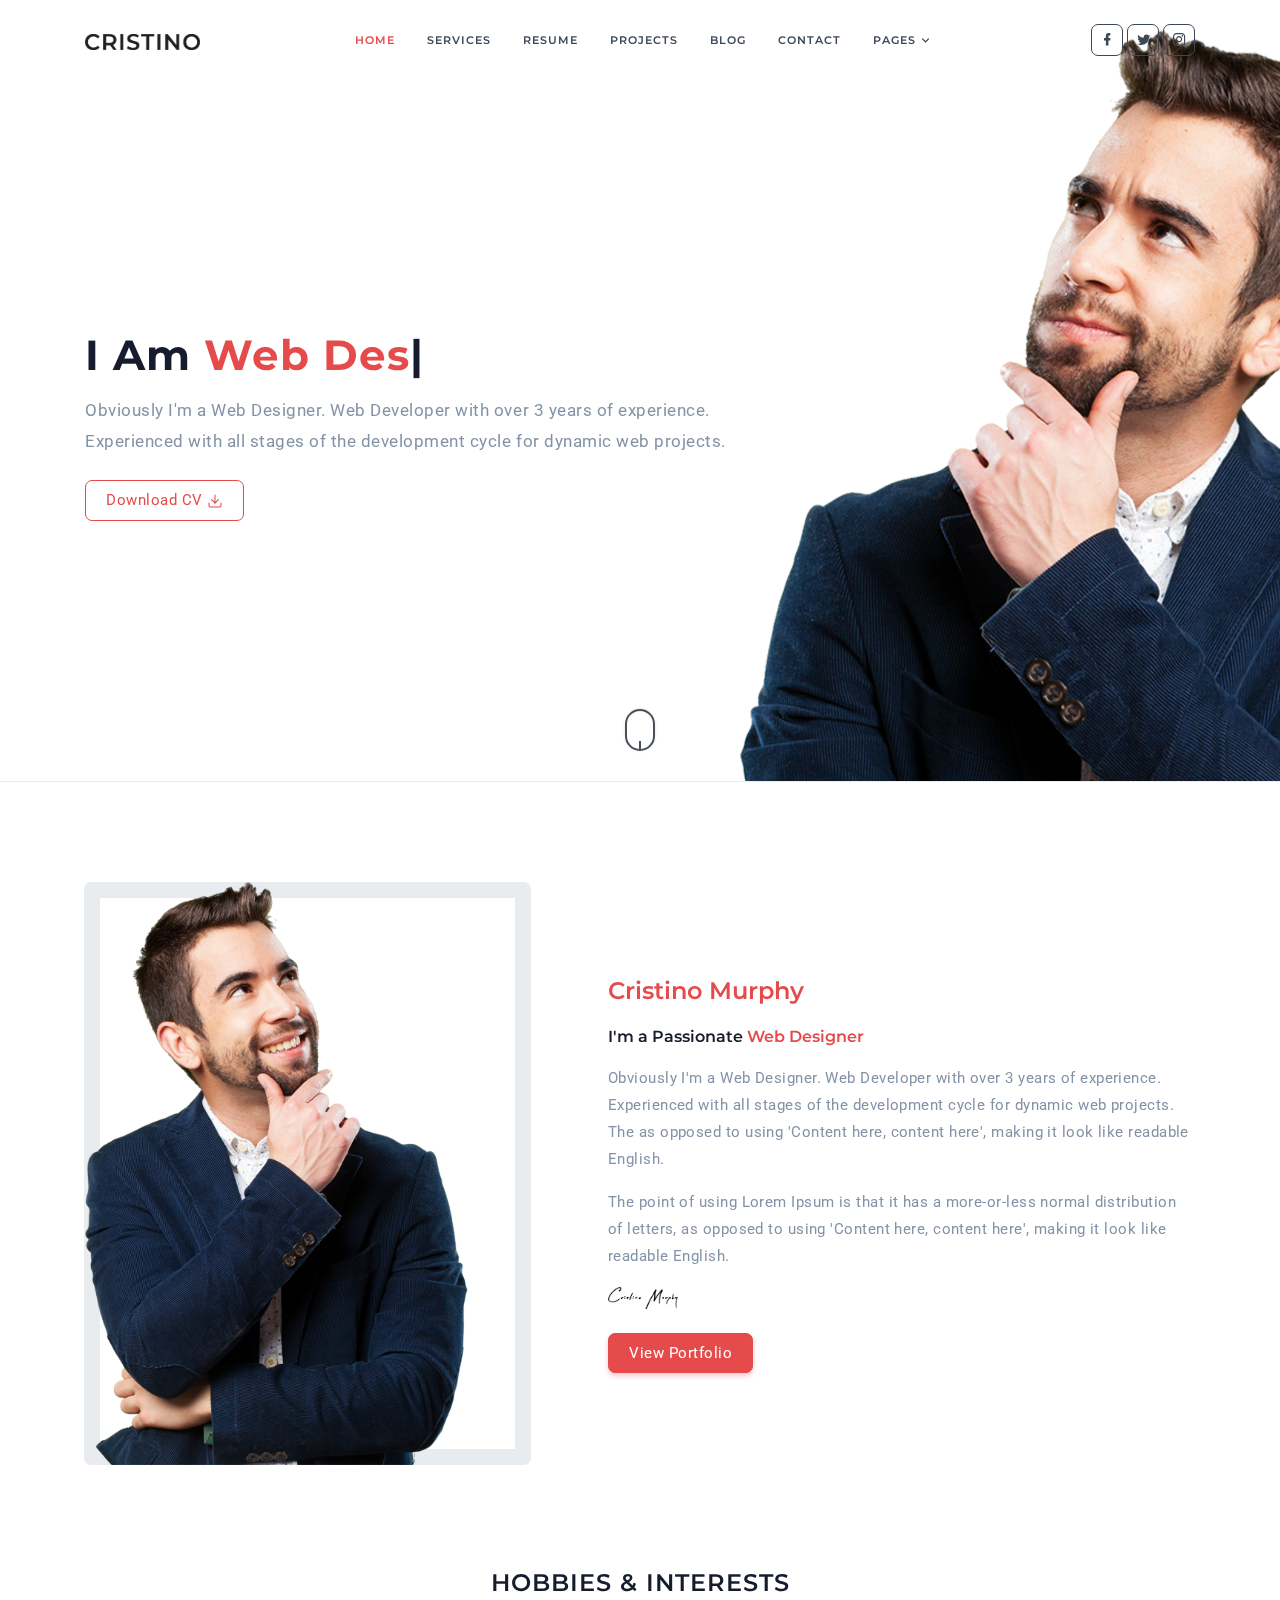
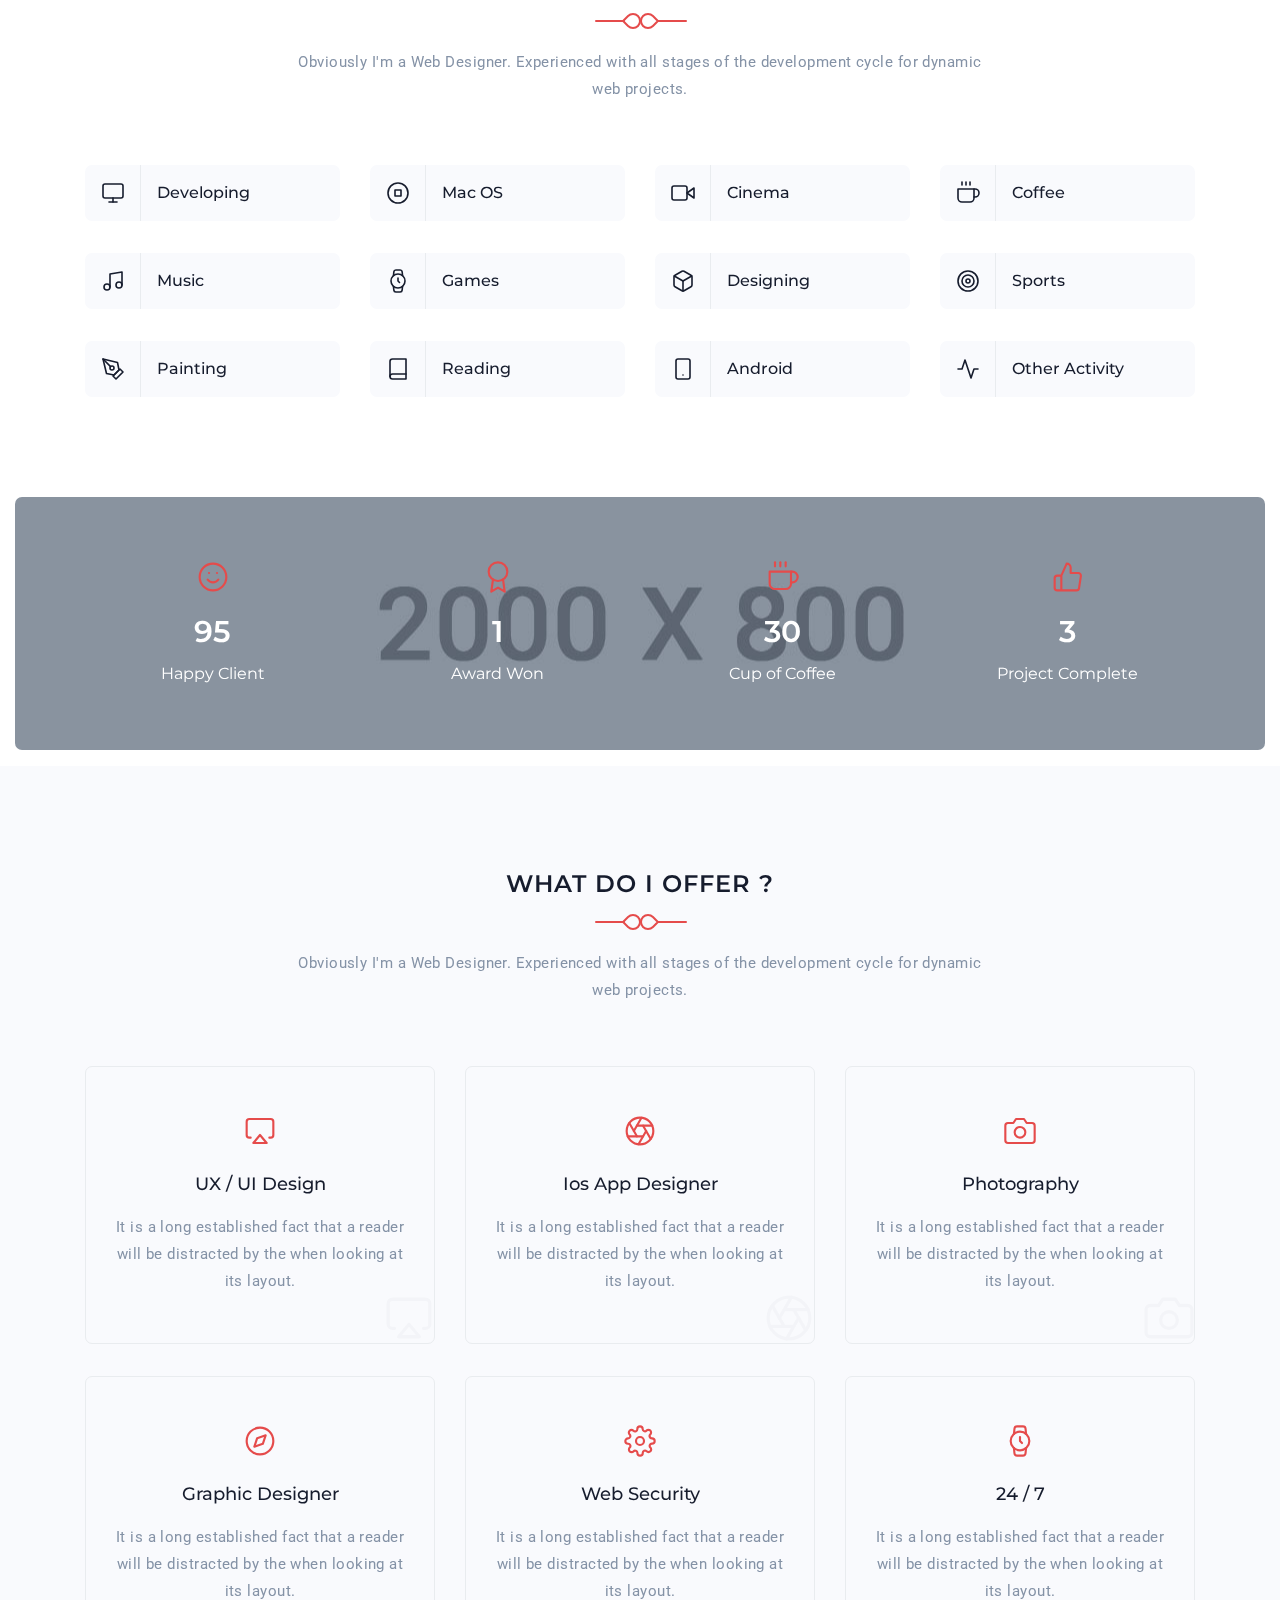
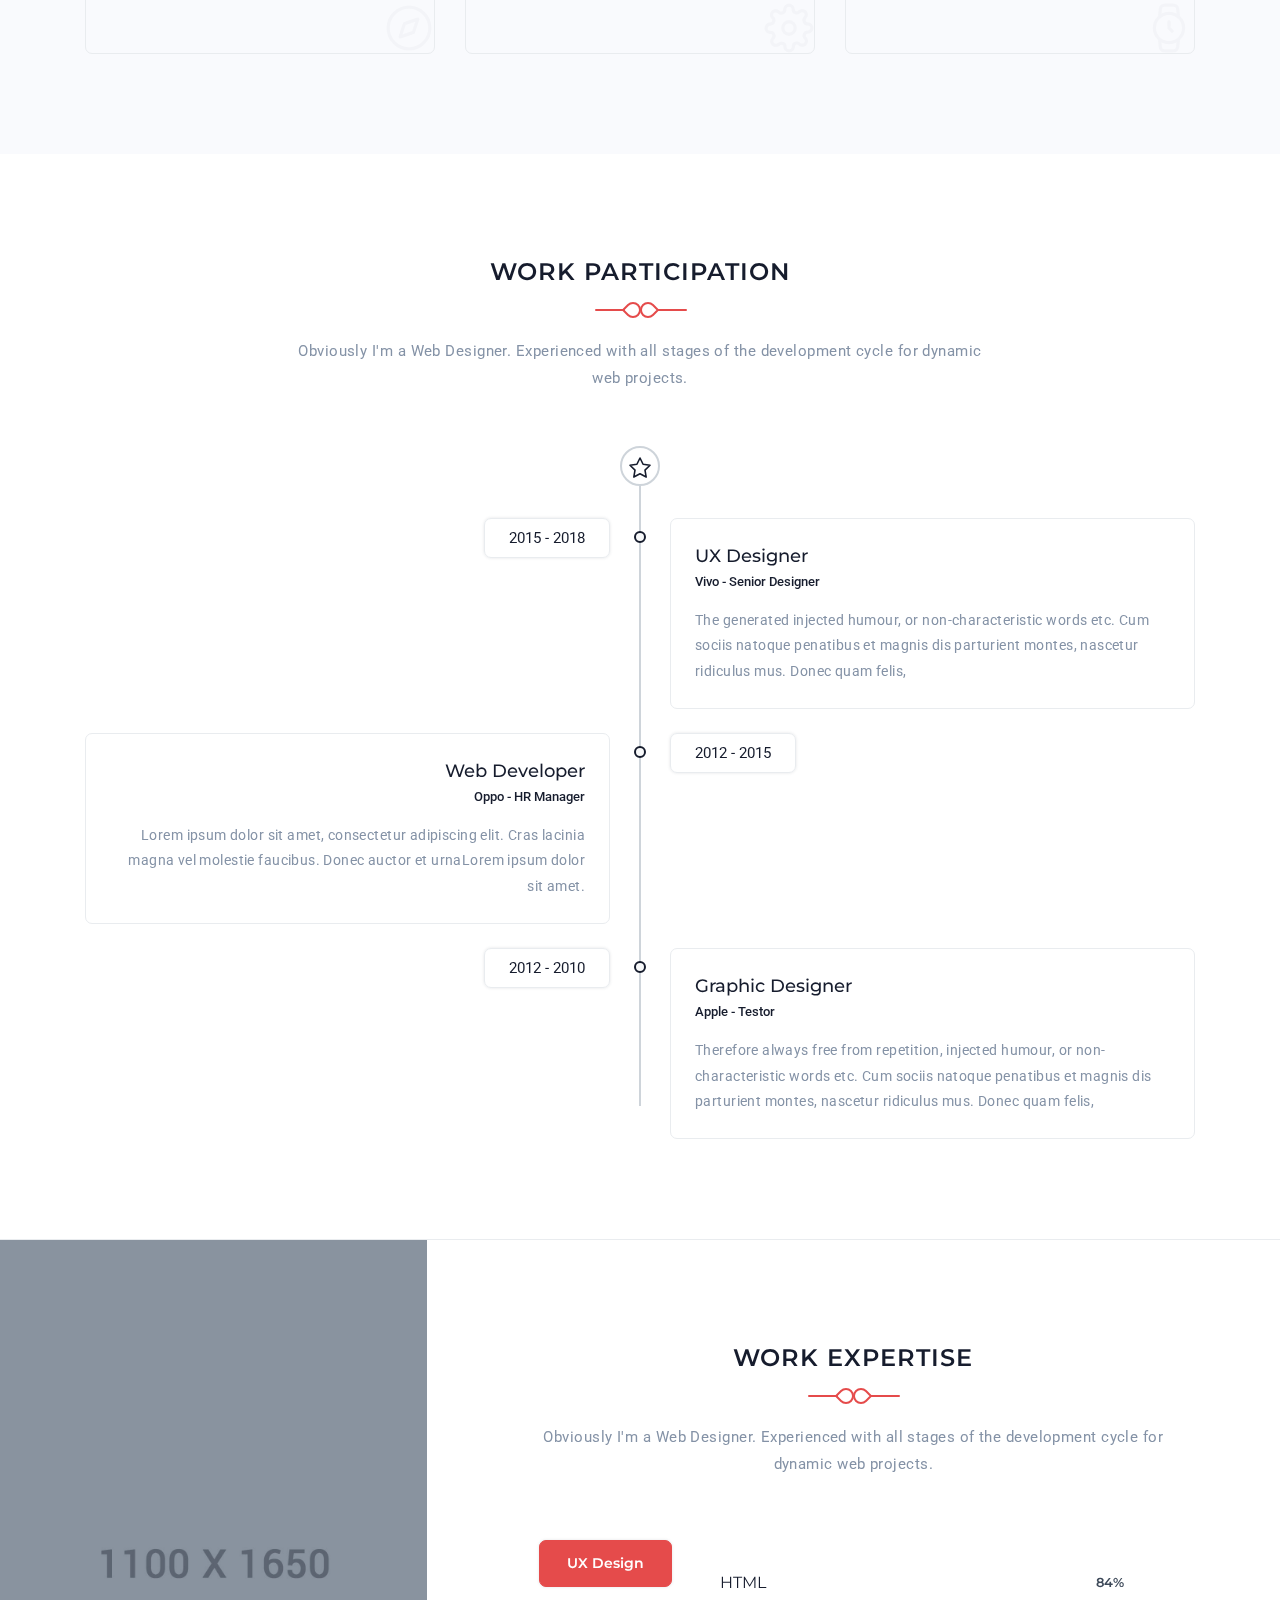
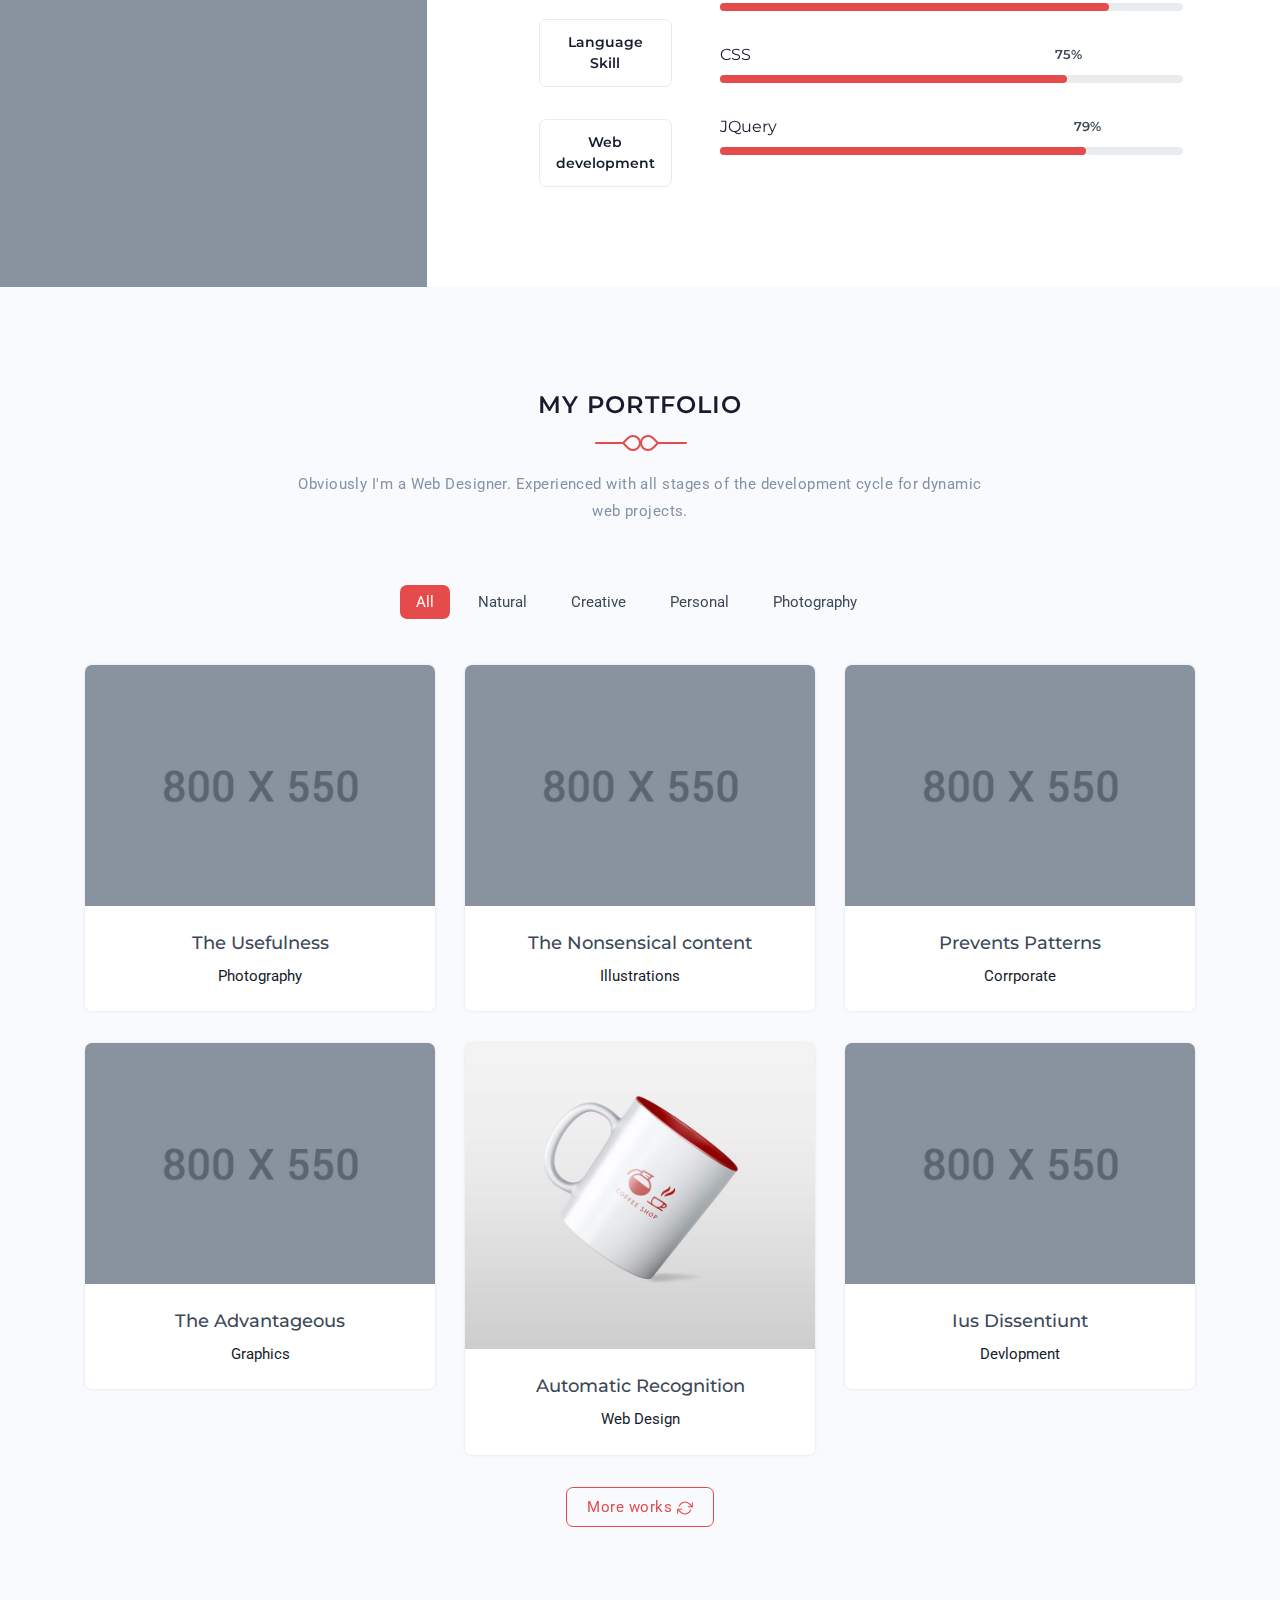
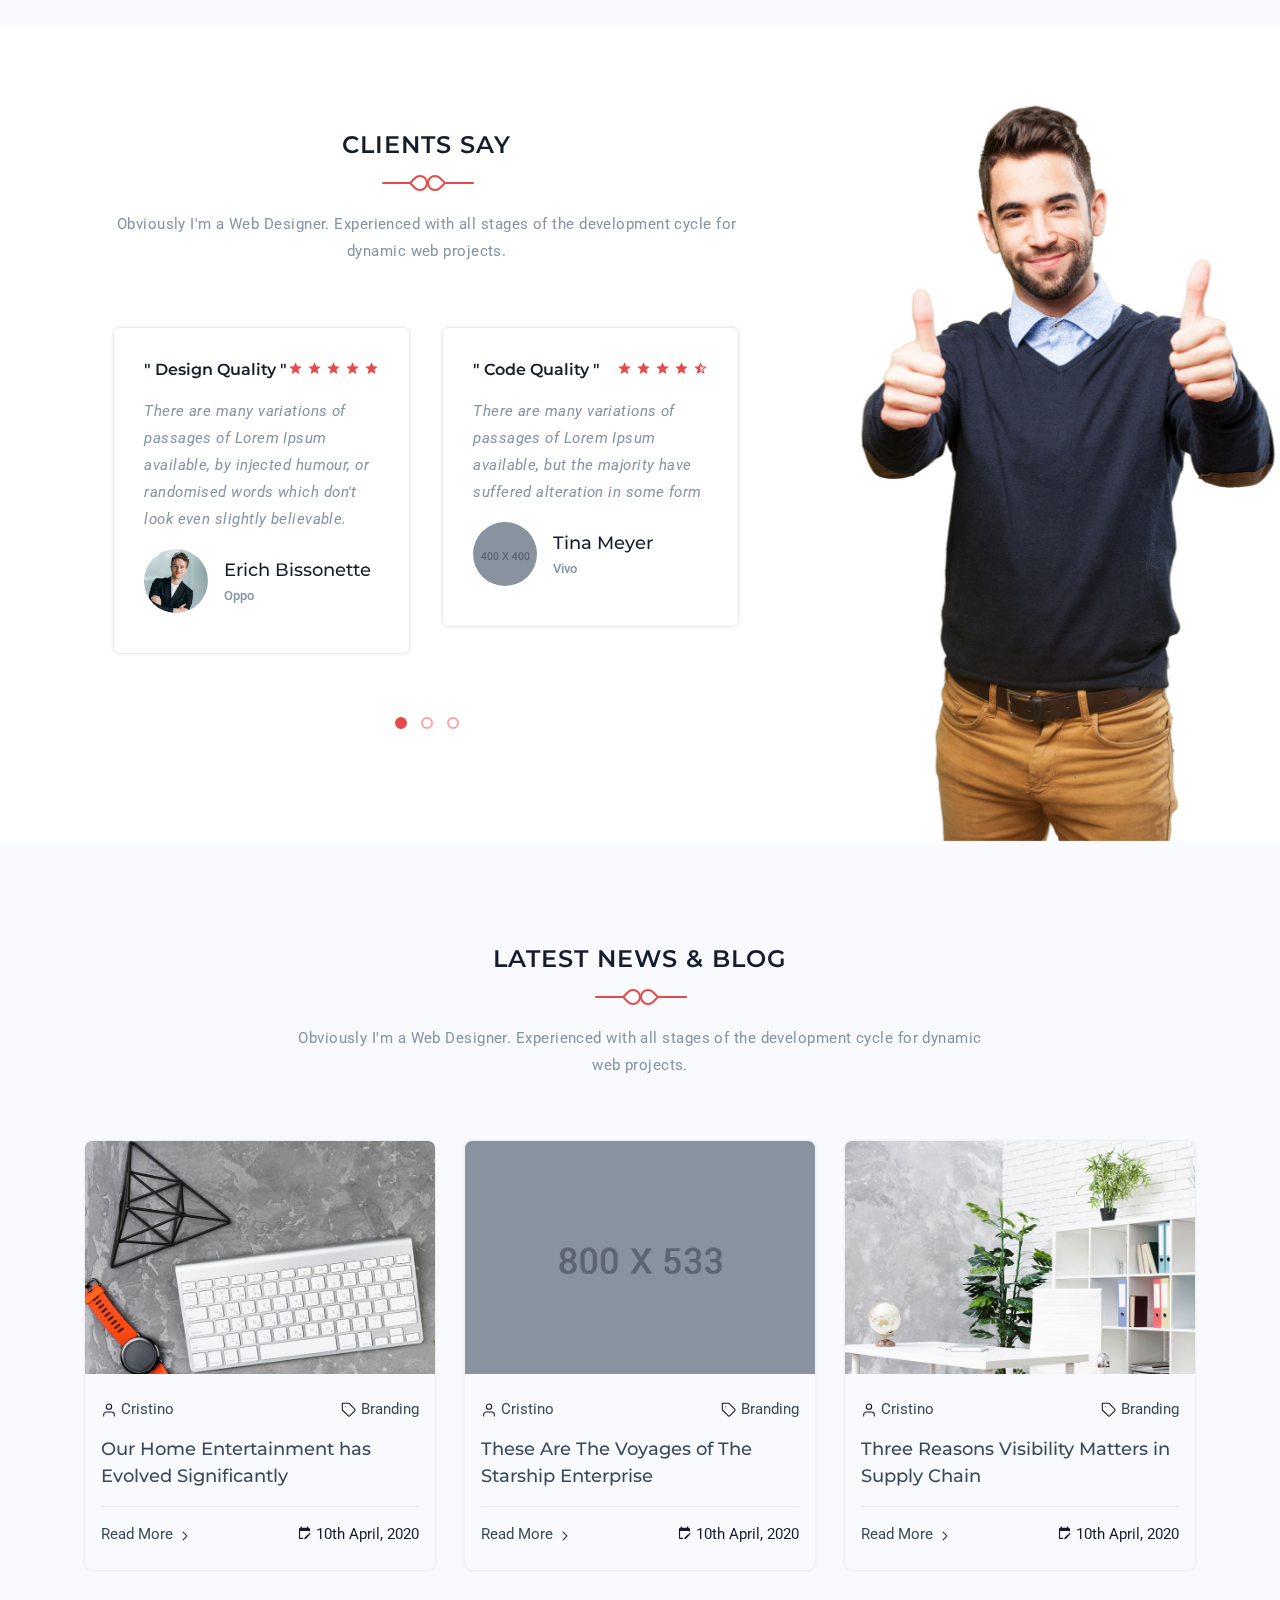
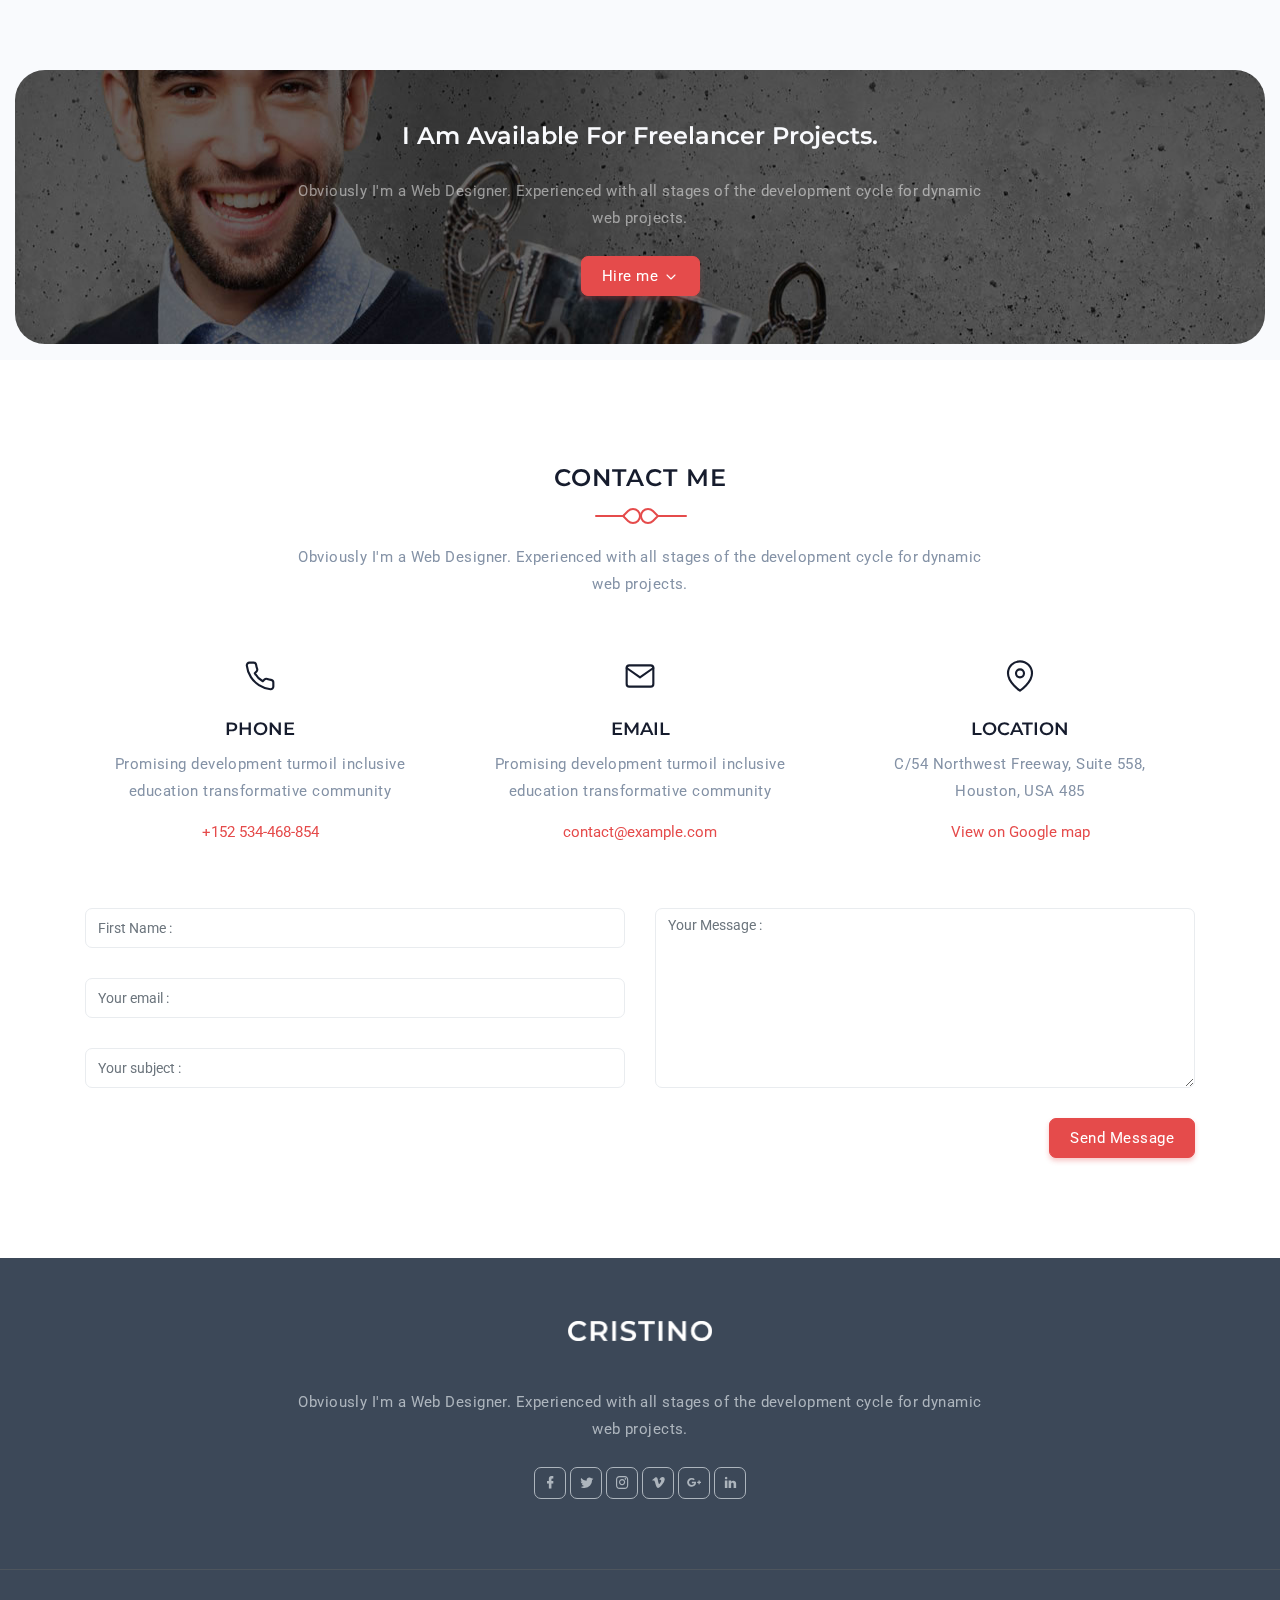
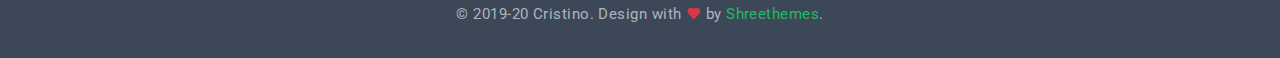
<file: index-glitch.html>
<!DOCTYPE html>
    <html lang="en">

    <head>
        <meta charset="utf-8" />
        <title>Cristino - Personal Portfolio Template</title>
        <meta name="viewport" content="width=device-width, initial-scale=1.0">
        <meta name="description" content="Premium Bootstrap 4 Landing Page Template" />
        <meta name="keywords" content="bootstrap 4, premium, marketing, multipurpose" />
        <meta content="Shreethemes" name="author" />
        <!-- favicon -->
        <link rel="shortcut icon" href="images/favicon.ico">
        <!-- Bootstrap -->
        <link href="css/bootstrap.min.css" rel="stylesheet" type="text/css" />
        <!-- Magnific -->
        <link href="css/magnific-popup.css" rel="stylesheet" type="text/css" />
        <!-- Icon -->
        <link href="css/materialdesignicons.min.css" rel="stylesheet" type="text/css" />
                  
        <!-- SLICK SLIDER -->
        <link rel="stylesheet" href="css/owl.carousel.min.css"/> 
        <link rel="stylesheet" href="css/owl.theme.css"/> 
        <link rel="stylesheet" href="css/owl.transitions.css"/>    
        <!-- Custom Css -->
        <link href="css/style.css" rel="stylesheet" type="text/css" id="theme-opt" />
        <link href="css/colors/default.css" rel="stylesheet" id="color-opt">

    </head>

    <body>
        <!-- Loader -->
        <div id="preloader">
            <div id="status">
                <div class="logo">
                    <img src="images/logo.png" height="20" class="d-block mx-auto" alt="">
                </div>
                <div class="spinner">
                    <div class="bounce1"></div>
                    <div class="bounce2"></div>
                    <div class="bounce3"></div>
                </div>
            </div>
        </div>
        <!-- Loader -->
        
        <!-- Navbar Start -->
        <nav class="navbar navbar-expand-lg fixed-top navbar-custom navbar-light sticky">
            <div class="container">
                <a class="navbar-brand" href="index.html">
                    <img src="images/logo.png" height="16" alt="">
                </a>
                <button class="navbar-toggler" type="button" data-toggle="collapse" data-target="#navbarCollapse" aria-controls="navbarCollapse" aria-expanded="false" aria-label="Toggle navigation">
                    <span data-feather="menu" class="fea icon-md"></span>
                </button><!--end button-->

                <div class="collapse navbar-collapse" id="navbarCollapse">
                    <ul class="navbar-nav navbar-nav-link mx-auto">
                        <li class="nav-item active">
                            <a class="nav-link" href="#home">Home</a>
                        </li><!--end nav item-->
                        <li class="nav-item">
                            <a class="nav-link" href="#services">Services</a>
                        </li><!--end nav item-->
                        <li class="nav-item">
                            <a class="nav-link" href="#resume">Resume</a>
                        </li><!--end nav item-->
                        <li class="nav-item">
                            <a class="nav-link" href="#projects">Projects</a>
                        </li><!--end nav item-->
                        <li class="nav-item">
                            <a class="nav-link" href="#news">Blog</a>
                        </li><!--end nav item-->
                        <li class="nav-item">
                            <a class="nav-link" href="#contact">Contact</a>
                        </li><!--end nav item-->
                        <li class="nav-item dropdown">
                            <a class="nav-link dropdown-toggle" href="javascript:void(0)" id="navbarDropdown" role="button"
                                data-toggle="dropdown" aria-haspopup="true" aria-expanded="false">Pages
                            </a>
                            <div class="dropdown-menu rounded m-0" aria-labelledby="navbarDropdown">
                                <div class="container mx-0 mx-md-0">
                                    <div class="row">
                                        <div class="col-md-12">
                                            <a class="dropdown-item" href="page-blog.html">Blog</a>
                                            <a class="dropdown-item" href="page-blog-detail.html">Blog Detail</a>
                                            <a class="dropdown-item" href="page-portfolio.html">Portfolio</a>
                                            <a class="dropdown-item" href="page-portfolio-detail.html">Portfolio Detail</a>
                                        </div><!--end col-->
                                    </div><!--end row-->
                                </div><!--end container-->
                            </div>
                        </li><!--end nav item-->
                    </ul>

                    <ul class="list-unstyled mb-0 mt-2 mt-sm-0 social-icon">
                        <li class="list-inline-item"><a href="javascript:void(0)"><i class="mdi mdi-facebook"></i></a></li>
                        <li class="list-inline-item"><a href="javascript:void(0)"><i class="mdi mdi-twitter"></i></a></li>
                        <li class="list-inline-item"><a href="javascript:void(0)"><i class="mdi mdi-instagram"></i></a></li>
                    </ul>
                </div> 
            </div><!--end container-->
        </nav><!--end navbar-->
        <!-- Navbar End -->

        <!-- HOME START-->
        <section class="bg-home border-bottom d-table w-100" id="home">
            <!-- <div class="bg-overlay"></div> -->
            <div><div class="glitch-img" style="background:url('images/home/01.png') center center;"></div></div>
            <div class="container">
                <div class="row mt-5 align-items-center">
                    <div class="col-lg-12">
                        <div class="title-heading">
                            <h1 class="heading mt-3">I Am <span class="element text-primary" data-elements="Web Designer, Web Developer, Photographer"></span></h1>
                            <p class="para-desc text-muted">Obviously I'm a Web Designer. Web Developer with over 3 years of experience. Experienced with all stages of the development cycle for dynamic web projects.</p>
                            <div class="mt-4">
                                <a href="javascript:void(0)" class="btn btn-outline-primary rounded">Download CV <i data-feather="download" class="fea icon-sm"></i></a>
                            </div>
                        </div>
                    </div><!--end col-->
                </div><!--end row-->
            </div><!--end container--> 
            <a href="#about" data-scroll-nav="1" class="mouse-icon rounded-pill bg-transparent mouse-down">
                <span class="wheel position-relative d-block mover"></span>
            </a>
        </section><!--end section-->
        <!-- HOME END-->
        
        <!-- About Start -->
        <section class="section pb-3" id="about">
            <div class="container">
                <div class="row align-items-center">
                    <div class="col-lg-5 col-md-5">
                        <div class="about-hero">
                            <img src="images/hero.png" class="img-fluid mx-auto d-block about-tween position-relative" alt="">
                        </div>
                    </div><!--end col-->

                    <div class="col-lg-7 col-md-7 mt-4 pt-2 mt-sm-0 pt-sm-0">
                        <div class="section-title mb-0 ml-lg-5 ml-md-3">
                            <h4 class="title text-primary mb-3">Cristino Murphy</h4>
                            <h6 class="designation mb-3">I'm a Passionate <span class="text-primary">Web Designer</span></h6>
                            <p class="text-muted">Obviously I'm a Web Designer. Web Developer with over 3 years of experience. Experienced with all stages of the development cycle for dynamic web projects. The as opposed to using 'Content here, content here', making it look like readable English.</p>
                            <p class="text-muted">The point of using Lorem Ipsum is that it has a more-or-less normal distribution of letters, as opposed to using 'Content here, content here', making it look like readable English.</p>
                            <img src="images/sign.png" height="22" alt="">
                            <div class="mt-4">
                                <a href="#projects" class="btn btn-primary mouse-down">View Portfolio</a>
                            </div>
                        </div>
                    </div><!--end col-->
                </div><!--end row-->
            </div><!--end container-->

            <div class="container mt-100 mt-60">
                <div class="row justify-content-center">
                    <div class="col-12 text-center">
                        <div class="section-title">
                            <div class="titles">
                                <h4 class="title title-line text-uppercase mb-4 pb-4">Hobbies & Interests</h4>
                                <span></span>
                            </div>
                            <p class="text-muted mx-auto para-desc mb-0">Obviously I'm a Web Designer. Experienced with all stages of the development cycle for dynamic web projects.</p>
                        </div>
                    </div><!--end col-->
                </div><!--end row-->
                
                <div class="row">
                    <div class="col-lg-3 col-md-4 col-12 mt-4 pt-2">
                        <div class="interests-desc bg-light position-relative px-2 py-3 rounded">
                            <div class="hobbies d-flex align-items-center">
                                <div class="text-center rounded-pill mr-4">
                                    <i data-feather="monitor" class="icon fea icon-md-sm"></i>
                                </div>
                                <div class="content">
                                    <h6 class="title mb-0">Developing</h6>
                                </div>
                            </div>
                        </div>
                    </div><!--end col-->
                    
                    <div class="col-lg-3 col-md-4 col-12 mt-4 pt-2">
                        <div class="interests-desc bg-light position-relative px-2 py-3 rounded">
                            <div class="hobbies d-flex align-items-center">
                                <div class="text-center rounded-pill mr-4">
                                    <i data-feather="stop-circle" class="icon fea icon-md-sm"></i>
                                </div>
                                <div class="content">
                                    <h6 class="title mb-0">Mac OS</h6>
                                </div>
                            </div>
                        </div>
                    </div><!--end col-->
                    
                    <div class="col-lg-3 col-md-4 col-12 mt-4 pt-2">
                        <div class="interests-desc bg-light position-relative px-2 py-3 rounded">
                            <div class="hobbies d-flex align-items-center">
                                <div class="text-center rounded-pill mr-4">
                                    <i data-feather="video" class="icon fea icon-md-sm"></i>
                                </div>
                                <div class="content">
                                    <h6 class="title mb-0">Cinema</h6>
                                </div>
                            </div>
                        </div>
                    </div><!--end col-->
                    
                    <div class="col-lg-3 col-md-4 col-12 mt-4 pt-2">
                        <div class="interests-desc bg-light position-relative px-2 py-3 rounded">
                            <div class="hobbies d-flex align-items-center">
                                <div class="text-center rounded-pill mr-4">
                                    <i data-feather="coffee" class="icon fea icon-md-sm"></i>
                                </div>
                                <div class="content">
                                    <h6 class="title mb-0">Coffee</h6>
                                </div>
                            </div>
                        </div>
                    </div><!--end col-->
                    
                    <div class="col-lg-3 col-md-4 col-12 mt-4 pt-2">
                        <div class="interests-desc bg-light position-relative px-2 py-3 rounded">
                            <div class="hobbies d-flex align-items-center">
                                <div class="text-center rounded-pill mr-4">
                                    <i data-feather="music" class="icon fea icon-md-sm"></i>
                                </div>
                                <div class="content">
                                    <h6 class="title mb-0">Music</h6>
                                </div>
                            </div>
                        </div>
                    </div><!--end col-->
                    
                    <div class="col-lg-3 col-md-4 col-12 mt-4 pt-2">
                        <div class="interests-desc bg-light position-relative px-2 py-3 rounded">
                            <div class="hobbies d-flex align-items-center">
                                <div class="text-center rounded-pill mr-4">
                                    <i data-feather="watch" class="icon fea icon-md-sm"></i>
                                </div>
                                <div class="content">
                                    <h6 class="title mb-0">Games</h6>
                                </div>
                            </div>
                        </div>
                    </div><!--end col-->
                    
                    <div class="col-lg-3 col-md-4 col-12 mt-4 pt-2">
                        <div class="interests-desc bg-light position-relative px-2 py-3 rounded">
                            <div class="hobbies d-flex align-items-center">
                                <div class="text-center rounded-pill mr-4">
                                    <i data-feather="box" class="icon fea icon-md-sm"></i>
                                </div>
                                <div class="content">
                                    <h6 class="title mb-0">Designing</h6>
                                </div>
                            </div>
                        </div>
                    </div><!--end col-->
                    
                    <div class="col-lg-3 col-md-4 col-12 mt-4 pt-2">
                        <div class="interests-desc bg-light position-relative px-2 py-3 rounded">
                            <div class="hobbies d-flex align-items-center">
                                <div class="text-center rounded-pill mr-4">
                                    <i data-feather="target" class="icon fea icon-md-sm"></i>
                                </div>
                                <div class="content">
                                    <h6 class="title mb-0">Sports</h6>
                                </div>
                            </div>
                        </div>
                    </div><!--end col-->
                    
                    <div class="col-lg-3 col-md-4 col-12 mt-4 pt-2">
                        <div class="interests-desc bg-light position-relative px-2 py-3 rounded">
                            <div class="hobbies d-flex align-items-center">
                                <div class="text-center rounded-pill mr-4">
                                    <i data-feather="pen-tool" class="icon fea icon-md-sm"></i>
                                </div>
                                <div class="content">
                                    <h6 class="title mb-0">Painting</h6>
                                </div>
                            </div>
                        </div>
                    </div><!--end col-->
                    
                    <div class="col-lg-3 col-md-4 col-12 mt-4 pt-2">
                        <div class="interests-desc bg-light position-relative px-2 py-3 rounded">
                            <div class="hobbies d-flex align-items-center">
                                <div class="text-center rounded-pill mr-4">
                                    <i data-feather="book" class="icon fea icon-md-sm"></i>
                                </div>
                                <div class="content">
                                    <h6 class="title mb-0">Reading</h6>
                                </div>
                            </div>
                        </div>
                    </div><!--end col-->
                    
                    <div class="col-lg-3 col-md-4 col-12 mt-4 pt-2">
                        <div class="interests-desc bg-light position-relative px-2 py-3 rounded">
                            <div class="hobbies d-flex align-items-center">
                                <div class="text-center rounded-pill mr-4">
                                    <i data-feather="smartphone" class="icon fea icon-md-sm"></i>
                                </div>
                                <div class="content">
                                    <h6 class="title mb-0">Android</h6>
                                </div>
                            </div>
                        </div>
                    </div><!--end col-->
                    
                    <div class="col-lg-3 col-md-4 col-12 mt-4 pt-2">
                        <div class="interests-desc bg-light position-relative px-2 py-3 rounded">
                            <div class="hobbies d-flex align-items-center">
                                <div class="text-center rounded-pill mr-4">
                                    <i data-feather="activity" class="icon fea icon-md-sm"></i>
                                </div>
                                <div class="content">
                                    <h6 class="title mb-0">Other Activity</h6>
                                </div>
                            </div>
                        </div>
                    </div><!--end col-->
                </div>
            </div><!--end container-->

            <div class="container-fluid mt-100 mt-60">
                <div class="rounded py-md-5 py-4" style="background: url('images/bg-counter.jpg') center center;">
                    <div class="container">
                        <div class="row" id="counter">
                            <div class="col-lg-3 col-6">
                                <div class="counter-box rounded py-3 text-center">
                                    <div class="counter-icon">
                                        <i data-feather="smile" class="fea icon-md text-primary"></i>
                                    </div>
                                    <h3 class="counter-value mt-3 text-white title-dark" data-count="1251">95</h3>
                                    <h6 class="counter-head font-weight-normal mb-0 text-white title-dark">Happy Client</h6>
                                </div><!--end counter box-->
                            </div><!--end col-->
    
                            <div class="col-lg-3 col-6">
                                <div class="counter-box rounded py-3 text-center">
                                    <div class="counter-icon">
                                        <i data-feather="award" class="fea icon-md text-primary"></i>
                                    </div>
                                    <h3 class="counter-value mt-3 text-white title-dark" data-count="15">1</h3>
                                    <h6 class="counter-head font-weight-normal mb-0 text-white title-dark">Award Won</h6>
                                </div><!--end counter box-->
                            </div><!--end col-->
    
                            <div class="col-lg-3 col-6">
                                <div class="counter-box rounded py-3 text-center">
                                    <div class="counter-icon">
                                        <i data-feather="coffee" class="fea icon-md text-primary"></i>
                                    </div>
                                    <h3 class="counter-value mt-3 text-white title-dark" data-count="3261">30</h3>
                                    <h6 class="counter-head font-weight-normal mb-0 text-white title-dark">Cup of Coffee</h6>
                                </div><!--end counter box-->
                            </div><!--end col-->
    
                            <div class="col-lg-3 col-6">
                                <div class="counter-box rounded py-3 text-center">
                                    <div class="counter-icon">
                                        <i data-feather="thumbs-up" class="fea icon-md text-primary"></i>
                                    </div>
                                    <h3 class="counter-value mt-3 text-white title-dark" data-count="36">3</h3>
                                    <h6 class="counter-head font-weight-normal mb-0 text-white title-dark">Project Complete</h6>
                                </div><!--end counter box-->
                            </div><!--end col-->
                        </div><!--end row-->
                    </div><!--end container-->
                </div><!--end div-->
            </div><!--end container fluid-->
        </section>
        <!-- About end -->
            
        <!-- Services Start -->
        <section class="section bg-light" id="services">
            <div class="container">
                <div class="row justify-content-center">
                    <div class="col-12 text-center">
                        <div class="section-title">
                            <div class="titles">
                                <h4 class="title title-line text-uppercase mb-4 pb-4">What Do I Offer ?</h4>
                                <span></span>
                            </div>
                            <p class="text-muted mx-auto para-desc mb-0">Obviously I'm a Web Designer. Experienced with all stages of the development cycle for dynamic web projects.</p>
                        </div>
                    </div><!--end col-->
                </div><!--end row-->

                <div class="row">                    
                    <div class="col-lg-4 col-md-6 col-12 mt-4 pt-2">
                        <div class="service-wrapper rounded position-relative text-center border border-footer p-4 pt-5 pb-5">
                            <div class="icon text-primary">
                                <i data-feather="airplay" class="fea icon-md"></i>
                            </div>
                            <div class="content mt-4">
                                <h5 class="title">UX / UI Design</h5>
                                <p class="text-muted mt-3 mb-0">It is a long established fact that a reader will be distracted by the when looking at its layout.</p>
                            </div>
                            <div class="big-icon">
                                <i data-feather="airplay" class="fea icons"></i>
                            </div>
                        </div>
                    </div><!--end col-->

                    <div class="col-lg-4 col-md-6 col-12 mt-4 pt-2">
                        <div class="service-wrapper rounded position-relative text-center border border-footer p-4 pt-5 pb-5">
                            <div class="icon text-primary">
                                <i data-feather="aperture" class="fea icon-md"></i>
                            </div>
                            <div class="content mt-4">
                                <h5 class="title">Ios App Designer</h5>
                                <p class="text-muted mt-3 mb-0">It is a long established fact that a reader will be distracted by the when looking at its layout.</p>
                            </div>
                            <div class="big-icon">
                                <i data-feather="aperture" class="fea icons"></i>
                            </div>
                        </div>
                    </div><!--end col-->
                    
                    <div class="col-lg-4 col-md-6 col-12 mt-4 pt-2">
                        <div class="service-wrapper rounded position-relative text-center border border-footer p-4 pt-5 pb-5">
                            <div class="icon text-primary">
                                <i data-feather="camera" class="fea icon-md"></i>
                            </div>
                            <div class="content mt-4">
                                <h5 class="title">Photography</h5>
                                <p class="text-muted mt-3 mb-0">It is a long established fact that a reader will be distracted by the when looking at its layout.</p>
                            </div>
                            <div class="big-icon">
                                <i data-feather="camera" class="fea icons"></i>
                            </div>
                        </div>
                    </div><!--end col-->
                    
                    <div class="col-lg-4 col-md-6 col-12 mt-4 pt-2">
                        <div class="service-wrapper rounded position-relative text-center border border-footer p-4 pt-5 pb-5">
                            <div class="icon text-primary">
                                <i data-feather="compass" class="fea icon-md"></i>
                            </div>
                            <div class="content mt-4">
                                <h5 class="title">Graphic Designer</h5>
                                <p class="text-muted mt-3 mb-0">It is a long established fact that a reader will be distracted by the when looking at its layout.</p>
                            </div>
                            <div class="big-icon">
                                <i data-feather="compass" class="fea icons"></i>
                            </div>
                        </div>
                    </div><!--end col-->
                    
                    <div class="col-lg-4 col-md-6 col-12 mt-4 pt-2">
                        <div class="service-wrapper rounded position-relative text-center border border-footer p-4 pt-5 pb-5">
                            <div class="icon text-primary">
                                <i data-feather="settings" class="fea icon-md"></i>
                            </div>
                            <div class="content mt-4">
                                <h5 class="title">Web Security</h5>
                                <p class="text-muted mt-3 mb-0">It is a long established fact that a reader will be distracted by the when looking at its layout.</p>
                            </div>
                            <div class="big-icon">
                                <i data-feather="settings" class="fea icons"></i>
                            </div>
                        </div>
                    </div><!--end col-->
                    
                    <div class="col-lg-4 col-md-6 col-12 mt-4 pt-2">
                        <div class="service-wrapper rounded position-relative text-center border border-footer p-4 pt-5 pb-5">
                            <div class="icon text-primary">
                                <i data-feather="watch" class="fea icon-md"></i>
                            </div>
                            <div class="content mt-4">
                                <h5 class="title">24 / 7</h5>
                                <p class="text-muted mt-3 mb-0">It is a long established fact that a reader will be distracted by the when looking at its layout.</p>
                            </div>
                            <div class="big-icon">
                                <i data-feather="watch" class="fea icons"></i>
                            </div>
                        </div>
                    </div><!--end col-->
                </div><!--end row-->
            </div><!--end container-->
        </section>
        <!-- Services End -->

        <!-- Resume Start -->
        <section class="section" id="resume">
            <div class="container">
                <div class="row justify-content-center">
                    <div class="col-12 text-center">
                        <div class="section-title">
                            <div class="titles">
                                <h4 class="title title-line text-uppercase mb-4 pb-4">Work Participation</h4>
                                <span></span>
                            </div>
                            <p class="text-muted mx-auto para-desc mb-0">Obviously I'm a Web Designer. Experienced with all stages of the development cycle for dynamic web projects.</p>
                        </div>
                    </div><!--end col-->
                </div><!--end row-->

                <div class="row">
                    <div class="col-12">
                        <div class="main-icon rounded-pill text-center mt-4 pt-2">
                            <i data-feather="star" class="fea icon-md-sm"></i>
                        </div>
                        <div class="timeline-page pt-2 position-relative">
                            <div class="timeline-item mt-4">
                                <div class="row">
                                    <div class="col-lg-6 col-md-6 col-sm-6">
                                        <div class="duration date-label-left border rounded p-2 pl-4 pr-4 position-relative shadow text-left">2015 - 2018</div>
                                    </div><!--end col-->
                                    <div class="col-lg-6 col-md-6 col-sm-6">
                                        <div class="event event-description-right rounded p-4 border float-left text-left">
                                            <h5 class="title mb-0 text-capitalize">UX Designer</h5>
                                            <small class="company">Vivo - Senior Designer</small>
                                            <p class="timeline-subtitle mt-3 mb-0 text-muted">The generated injected humour, or non-characteristic words etc. Cum sociis natoque penatibus et magnis dis parturient montes, nascetur ridiculus mus. Donec quam felis,</p>
                                        </div>
                                    </div><!--end col-->
                                </div><!--end row-->
                            </div><!--end timeline item-->
            
                            <div class="timeline-item mt-4">
                                <div class="row">
                                    <div class="col-lg-6 col-md-6 col-sm-6 order-sm-1 order-2">
                                        <div class="event event-description-left rounded p-4 border float-left text-right">
                                            <h5 class="title mb-0 text-capitalize">Web Developer</h5>
                                            <small class="company">Oppo - HR Manager</small>
                                            <p class="timeline-subtitle mt-3 mb-0 text-muted">Lorem ipsum dolor sit amet, consectetur adipiscing elit. Cras lacinia magna vel molestie faucibus. Donec auctor et urnaLorem ipsum dolor sit amet.</p>
                                        </div>
                                    </div><!--end col-->
                                    <div class="col-lg-6 col-md-6 col-sm-6 order-sm-2 order-1">
                                        <div class="duration duration-right rounded border p-2 pl-4 pr-4 position-relative shadow text-left">2012 - 2015</div>
                                    </div><!--end col-->
                                </div><!--end row-->
                            </div><!--end timeline item-->
        
                            <div class="timeline-item mt-4">
                                <div class="row">
                                    <div class="col-lg-6 col-md-6 col-sm-6">
                                        <div class="duration date-label-left border rounded p-2 pl-4 pr-4 position-relative shadow text-left"> 2012 - 2010</div>
                                    </div><!--end col-->
                                    <div class="col-lg-6 col-md-6 col-sm-6">
                                        <div class="event event-description-right rounded p-4 border float-left text-left">
                                            <h5 class="title mb-0 text-capitalize">Graphic Designer</h5>
                                            <small class="company">Apple - Testor</small>
                                            <p class="timeline-subtitle mt-3 mb-0 text-muted">Therefore always free from repetition, injected humour, or non-characteristic words etc. Cum sociis natoque penatibus et magnis dis parturient montes, nascetur ridiculus mus. Donec quam felis, </p>
                                        </div>
                                    </div><!--end col-->
                                </div><!--end row-->
                            </div><!--end timeline item-->
                        </div><!--end timeline page-->
                        <!-- TIMELINE END -->
                    </div><!--end col-->
                </div><!--end row-->
            </div><!--end container-->
        </section><!--end section-->   
        <!-- Skill End -->

        <!-- Skill & CTA START -->
        <section class="cta-full border-top">
            <div class="container-fluid">
                <div class="row position-relative">
                    <div class="col-lg-4 padding-less img" style="background-image:url('images/skills.jpg')" data-jarallax='{"speed": 0.5}'></div><!-- end col -->
                    <div class="col-lg-8 offset-lg-4">
                        <div class="cta-full-img-box">
                            <div class="row justify-content-center">
                                <div class="col-12 text-center">
                                    <div class="section-title">
                                        <div class="titles">
                                            <h4 class="title title-line text-uppercase mb-4 pb-4">Work Expertise</h4>
                                            <span></span>
                                        </div>
                                        <p class="text-muted mx-auto para-desc mb-0">Obviously I'm a Web Designer. Experienced with all stages of the development cycle for dynamic web projects.</p>
                                    </div>
                                </div><!--end col-->
                            </div><!--end row-->

                            <div class="row align-items-center">
                                <div class="col-lg-3 col-md-4 col-12">
                                    <ul class="nav nav-pills flex-column px-0" id="pills-tab" role="tablist">
                                        <li class="nav-item mt-4 pt-2">
                                            <a class="nav-link rounded active" id="pills-cloud-tab" data-toggle="pill" href="#pills-cloud" role="tab" aria-controls="pills-cloud" aria-selected="false">
                                                <div class="skill-container text-center pt-1 pb-1">
                                                    <h6 class="title mb-0">UX Design</h6>
                                                </div>
                                            </a><!--end nav link-->
                                        </li><!--end nav item-->
                                        
                                        <li class="nav-item mt-4 pt-2">
                                            <a class="nav-link rounded" id="pills-smart-tab" data-toggle="pill" href="#pills-smart" role="tab" aria-controls="pills-smart" aria-selected="false">
                                                <div class="skill-container text-center pt-1 pb-1">
                                                    <h6 class="title mb-0">Language Skill</h6>
                                                </div>
                                            </a><!--end nav link-->
                                        </li><!--end nav item-->
                                        
                                        <li class="nav-item mt-4 pt-2">
                                            <a class="nav-link rounded" id="pills-apps-tab" data-toggle="pill" href="#pills-apps" role="tab" aria-controls="pills-apps" aria-selected="false">
                                                <div class="skill-container text-center pt-1 pb-1">
                                                    <h6 class="title mb-0">Web development</h6>
                                                </div>
                                            </a><!--end nav link-->
                                        </li><!--end nav item-->
                                    </ul><!--end nav pills-->
                                </div><!--end col-->

                                <div class="col-lg-9 col-md-8 col-12">
                                    <div class="tab-content pl-lg-4" id="pills-tabContent">
                                        <div class="tab-pane fade show active" id="pills-cloud" role="tabpanel" aria-labelledby="pills-cloud-tab">
                                            <div class="progress-box mt-4 pt-2">
                                                <h6 class="font-weight-normal">HTML</h6>
                                                <div class="progress">
                                                    <div class="progress-bar position-relative bg-primary" style="width:84%;">
                                                        <div class="progress-value d-block text-dark h6">84%</div>
                                                    </div>
                                                </div>
                                            </div><!--end process box-->
                                            <div class="progress-box mt-4 pt-2">
                                                <h6 class="font-weight-normal">CSS</h6>
                                                <div class="progress">
                                                    <div class="progress-bar position-relative bg-primary" style="width:75%;">
                                                        <div class="progress-value d-block text-dark h6">75%</div>
                                                    </div>
                                                </div>
                                            </div><!--end process box-->
                                            <div class="progress-box mt-4 pt-2">
                                                <h6 class="font-weight-normal">JQuery</h6>
                                                <div class="progress">
                                                    <div class="progress-bar position-relative bg-primary" style="width:79%;">
                                                        <div class="progress-value d-block text-dark h6">79%</div>
                                                    </div>
                                                </div>
                                            </div><!--end process box-->
                                        </div><!--end teb pane-->
                                        
                                        <div class="tab-pane fade" id="pills-smart" role="tabpanel" aria-labelledby="pills-smart-tab">
                                            <div class="progress-box mt-4 pt-2">
                                                <h6 class="font-weight-normal">English</h6>
                                                <div class="progress">
                                                    <div class="progress-bar position-relative bg-primary" style="width:84%;">
                                                        <div class="progress-value d-block text-dark h6">84%</div>
                                                    </div>
                                                </div>
                                            </div><!--end process box-->
                                            <div class="progress-box mt-4 pt-2">
                                                <h6 class="font-weight-normal">Spanish</h6>
                                                <div class="progress">
                                                    <div class="progress-bar position-relative bg-primary" style="width:75%;">
                                                        <div class="progress-value d-block text-dark h6">75%</div>
                                                    </div>
                                                </div>
                                            </div><!--end process box-->
                                            <div class="progress-box mt-4 pt-2">
                                                <h6 class="font-weight-normal">German</h6>
                                                <div class="progress">
                                                    <div class="progress-bar position-relative bg-primary" style="width:79%;">
                                                        <div class="progress-value d-block text-dark h6">79%</div>
                                                    </div>
                                                </div>
                                            </div><!--end process box-->
                                        </div><!--end teb pane-->

                                        <div class="tab-pane fade" id="pills-apps" role="tabpanel" aria-labelledby="pills-apps-tab">
                                            <div class="progress-box mt-4 pt-2">
                                                <h6 class="font-weight-normal">Photoshop</h6>
                                                <div class="progress">
                                                    <div class="progress-bar position-relative bg-primary" style="width:84%;">
                                                        <div class="progress-value d-block text-dark h6">84%</div>
                                                    </div>
                                                </div>
                                            </div><!--end process box-->
                                            <div class="progress-box mt-4 pt-2">
                                                <h6 class="font-weight-normal">Sketch</h6>
                                                <div class="progress">
                                                    <div class="progress-bar position-relative bg-primary" style="width:75%;">
                                                        <div class="progress-value d-block text-dark h6">75%</div>
                                                    </div>
                                                </div>
                                            </div>
                                        </div><!--end teb pane-->
                                    </div><!--end tab content-->
                                </div><!--end col-->
                            </div> <!-- end row --> 
                        </div> <!-- end about detail -->
                    </div> <!-- end col -->        
                </div><!--end row-->
            </div><!--end container fluid-->
        </section><!--end section-->   
        <!-- Skill & CTA End -->

        <!-- Projects End -->
        <section class="section bg-light" id="projects">
            <div class="container">
                <div class="row justify-content-center">
                    <div class="col-12 text-center">
                        <div class="section-title">
                            <div class="titles">
                                <h4 class="title title-line text-uppercase mb-4 pb-4">My Portfolio</h4>
                                <span></span>
                            </div>
                            <p class="text-muted mx-auto para-desc mb-0">Obviously I'm a Web Designer. Experienced with all stages of the development cycle for dynamic web projects.</p>
                        </div>
                    </div><!--end col-->
                </div><!--end row-->
            </div>    
            
            <div class="container">                
                <div class="row mt-4 pt-2">
                    <div class="col-lg-12">
                        <ul class="portfolioFilter text-center mb-0 list-unstyled">
                            <li class="list-inline-item mb-3"><a href="#" data-filter="*" class="active text-dark mr-2 py-2 px-3 rounded">All</a></li>
                            <li class="list-inline-item mb-3"><a href="#" data-filter=".natural" class="text-dark mr-2 py-2 px-3 rounded">Natural</a></li>
                            <li class="list-inline-item mb-3"><a href="#" data-filter=".creative" class="text-dark mr-2 py-2 px-3 rounded">Creative</a></li>
                            <li class="list-inline-item mb-3"><a href="#" data-filter=".personal" class="text-dark mr-2 py-2 px-3 rounded">Personal</a></li>
                            <li class="list-inline-item mb-3"><a href="#" data-filter=".photography" class="text-dark mr-2 py-2 px-3 rounded">Photography</a></li>
                        </ul>
                    </div><!--end col-->
                </div><!--end row-->

                <div class="portfolioContainer row">
                    <div class="col-lg-4 col-md-6 mt-4 pt-2 natural personal">
                        <div class="portfolio-box rounded shadow position-relative overflow-hidden">
                            <div class="portfolio-box-img position-relative overflow-hidden">
                                <img src="images/portfolio/1.jpg" class="img-fluid" alt="member-image">
                                <div class="overlay-work">
                                    <div class="work-content text-center">
                                        <a href="images/portfolio/1.jpg" class="text-light work-icon bg-dark d-inline-block rounded-pill mfp-image"><i data-feather="camera" class="fea icon-sm image-icon"></i></a>
                                    </div>
                                </div>
                            </div>
                            <div class="gallary-title py-4 text-center">
                                <h5><a href="page-portfolio-detail.html" class="title text-dark">The Usefulness</a></h5>
                                <span>Photography</span>
                            </div>
                        </div>
                    </div><!--end col-->

                    <div class="col-lg-4 col-md-6 mt-4 pt-2 creative personal photography">
                        <div class="portfolio-box rounded shadow position-relative overflow-hidden">
                            <div class="portfolio-box-img position-relative overflow-hidden">
                                <img src="images/portfolio/2.jpg" class="img-fluid" alt="member-image">
                                <div class="overlay-work">
                                    <div class="work-content text-center">
                                        <a href="http://vimeo.com/287684225" class="play-btn video-play-icon text-light work-icon bg-dark d-inline-block rounded-pill"><i data-feather="video" class="fea icon-sm image-icon"></i></a>
                                    </div>
                                </div>
                            </div>
                            <div class="gallary-title py-4 text-center">
                                <h5><a href="page-portfolio-detail.html" class="title text-dark">The Nonsensical content</a></h5>
                                <span>Illustrations</span>
                            </div>
                        </div>
                    </div><!--end col-->

                    <div class="col-lg-4 col-md-6 mt-4 pt-2 natural creative">
                        <div class="portfolio-box rounded shadow position-relative overflow-hidden">
                            <div class="portfolio-box-img position-relative overflow-hidden">
                                <img src="images/portfolio/4.jpg" class="img-fluid" alt="member-image">
                                <div class="overlay-work">
                                    <div class="work-content text-center">
                                        <a href="images/portfolio/4.jpg" class="text-light work-icon bg-dark d-inline-block rounded-pill mfp-image"><i data-feather="camera" class="fea icon-sm image-icon"></i></a>
                                    </div>
                                </div>
                            </div>
                            <div class="gallary-title py-4 text-center">
                                <h5><a href="page-portfolio-detail.html" class="title text-dark">Prevents Patterns</a></h5>
                                <span>Corrporate</span>
                            </div>
                        </div>
                    </div><!--end col-->

                    <div class="col-lg-4 col-md-6 mt-4 pt-2  personal photography">
                        <div class="portfolio-box rounded shadow position-relative overflow-hidden">
                            <div class="portfolio-box-img position-relative overflow-hidden">
                                <img src="images/portfolio/6.jpg" class="img-fluid" alt="member-image">
                                <div class="overlay-work">
                                    <div class="work-content text-center">
                                        <a href="images/portfolio/6.jpg" class="text-light work-icon bg-dark d-inline-block rounded-pill mfp-image"><i data-feather="camera" class="fea icon-sm image-icon"></i></a>
                                    </div>
                                </div>
                            </div>
                            <div class="gallary-title py-4 text-center">
                                <h5><a href="page-portfolio-detail.html" class="title text-dark">The Advantageous</a></h5>
                                <span>Graphics</span>
                            </div>
                        </div>
                    </div><!--end col-->

                    <div class="col-lg-4 col-md-6 mt-4 pt-2 creative photography">
                        <div class="portfolio-box rounded shadow position-relative overflow-hidden">
                            <div class="portfolio-box-img position-relative overflow-hidden">
                                <img src="images/portfolio/3.jpg" class="img-fluid" alt="member-image">
                                <div class="overlay-work">
                                    <div class="work-content text-center">
                                        <a href="http://vimeo.com/287684225" class="play-btn video-play-icon text-light work-icon bg-dark d-inline-block rounded-pill"><i data-feather="video" class="fea icon-sm image-icon"></i></a>
                                    </div>
                                </div>
                            </div>
                            <div class="gallary-title py-4 text-center">
                                <h5><a href="page-portfolio-detail.html" class="title text-dark">Automatic Recognition</a></h5>
                                <span>Web Design</span>
                            </div>
                        </div>
                    </div><!--end col-->

                    <div class="col-lg-4 col-md-6 mt-4 pt-2 natural creative">
                        <div class="portfolio-box rounded shadow position-relative overflow-hidden">
                            <div class="portfolio-box-img position-relative overflow-hidden">
                                <img src="images/portfolio/5.jpg" class="img-fluid" alt="member-image">
                                <div class="overlay-work">
                                    <div class="work-content text-center">
                                        <a href="images/portfolio/5.jpg" class="text-light work-icon bg-dark d-inline-block rounded-pill mfp-image"><i data-feather="camera" class="fea icon-sm image-icon"></i></a>
                                    </div>
                                </div>
                            </div>
                            <div class="gallary-title py-4 text-center">
                                <h5><a href="page-portfolio-detail.html" class="title text-dark"> Ius Dissentiunt </a></h5>
                                <span>Devlopment</span>
                            </div>
                        </div>
                    </div><!--end col-->
                </div><!-- End row -->

                <div class="row">
                    <div class="col-lg-12 mt-4 pt-2">
                        <div class="text-center">
                            <a href="page-portfolio.html" class="btn btn-outline-primary">More works <i data-feather="refresh-cw" class="fea icon-sm"></i></a>
                        </div>
                    </div><!--end col-->
                </div><!--end row-->
            </div><!--end container-->
        </section><!--end section-->
        <!-- Projects End -->

        <!-- Testimonial Start -->
        <section class="cta-full">
            <div class="container-fluid">
                <div class="row position-relative">
                    <div class="col-lg-8 order-2">
                        <div class="cta-full-img-box">
                            <div class="row justify-content-center">
                                <div class="col-12 text-center">
                                    <div class="section-title">
                                        <div class="titles">
                                            <h4 class="title title-line text-uppercase mb-4 pb-4">Clients say</h4>
                                            <span></span>
                                        </div>
                                        <p class="text-muted mx-auto para-desc mb-0">Obviously I'm a Web Designer. Experienced with all stages of the development cycle for dynamic web projects.</p>
                                    </div>
                                </div><!--end col-->
                            </div><!--end row-->

                            <div class="row">
                                <div class="col-12">
                                    <div id="clients-testi" class="owl-carousel mt-3">
                                        <!--Start Client-->
                                        <div class="client-review border rounded m-3 mb-4 position-relative shadow">
                                            <div class="review-star">
                                                <ul class="list-unstyled float-right mb-0">
                                                    <li class="list-inline-item text-primary"><i class="mdi mdi-star"></i></li>
                                                    <li class="list-inline-item text-primary"><i class="mdi mdi-star"></i></li>
                                                    <li class="list-inline-item text-primary"><i class="mdi mdi-star"></i></li>
                                                    <li class="list-inline-item text-primary"><i class="mdi mdi-star"></i></li>
                                                    <li class="list-inline-item text-primary"><i class="mdi mdi-star"></i></li>
                                                </ul>

                                                <div class="review-base">
                                                    <h6 class="title">" Design Quality "</h6>
                                                </div>
                                            </div><!--end review star-->

                                            <p class="text-muted review-para font-italic mt-3 mb-3">There are many variations of passages of Lorem Ipsum available, by injected humour, or randomised words which don't look even slightly believable. </p>
                                            <div class="reviewer d-flex align-items-center">
                                                <img src="images/client/01.jpg" class="img-fluid rounded-circle avatar avatar-small mr-3" alt="">
                                                <div class="content">
                                                    <h5 class="name mb-0">Erich Bissonette</h5>
                                                    <small class="designation text-muted">Oppo</small>
                                                </div>
                                            </div><!--end reviewer-->
                                        </div><!--end client review-->
                                        <!--End Client-->

                                        <!--Start Client-->                            
                                        <div class="client-review border rounded m-3 mb-4 position-relative shadow">
                                            <div class="review-star">
                                                <ul class="list-unstyled float-right mb-0">
                                                    <li class="list-inline-item text-primary"><i class="mdi mdi-star"></i></li>
                                                    <li class="list-inline-item text-primary"><i class="mdi mdi-star"></i></li>
                                                    <li class="list-inline-item text-primary"><i class="mdi mdi-star"></i></li>
                                                    <li class="list-inline-item text-primary"><i class="mdi mdi-star"></i></li>
                                                    <li class="list-inline-item text-primary"><i class="mdi mdi-star-half"></i></li>
                                                </ul>

                                                <div class="review-base">
                                                    <h6 class="title">" Code Quality "</h6>
                                                </div>
                                            </div><!--end review star-->

                                            <p class="text-muted review-para font-italic mt-3 mb-3">There are many variations of passages of Lorem Ipsum available, but the majority have suffered alteration in some form</p>
                                            <div class="reviewer d-flex align-items-center">
                                                <img src="images/client/02.jpg" class="img-fluid rounded-circle avatar avatar-small mr-3" alt="">
                                                <div class="content">
                                                    <h5 class="name mb-0">Tina Meyer</h5>
                                                    <small class="designation text-muted">Vivo</small>
                                                </div>
                                            </div><!--end reviewer-->
                                        </div><!--end client review-->
                                        <!--End Client-->

                                        <!--Start Client-->                            
                                        <div class="client-review border rounded m-3 mb-4 position-relative shadow">
                                            <div class="review-star">
                                                <ul class="list-unstyled float-right mb-0">
                                                    <li class="list-inline-item text-primary"><i class="mdi mdi-star"></i></li>
                                                    <li class="list-inline-item text-primary"><i class="mdi mdi-star"></i></li>
                                                    <li class="list-inline-item text-primary"><i class="mdi mdi-star"></i></li>
                                                    <li class="list-inline-item text-primary"><i class="mdi mdi-star"></i></li>
                                                    <li class="list-inline-item text-primary"><i class="mdi mdi-star"></i></li>
                                                </ul>

                                                <div class="review-base">
                                                    <h6 class="title">" Feature Availability "</h6>
                                                </div>
                                            </div><!--end review star-->

                                            <p class="text-muted review-para font-italic mt-3 mb-3">If you are going to use a passage of Lorem Ipsum, you need to be sure there isn't anything embarrassing hidden in the middle of text.</p>
                                            <div class="reviewer d-flex align-items-center">
                                                <img src="images/client/03.jpg" class="img-fluid rounded-circle avatar avatar-small mr-3" alt="">
                                                <div class="content">
                                                    <h5 class="name mb-0">Sharon Murdock</h5>
                                                    <small class="designation text-muted">Apple</small>
                                                </div>
                                            </div><!--end reviewer-->
                                        </div><!--end client review-->
                                        <!--End Client-->

                                        <!--Start Client-->
                                        <div class="client-review border rounded m-3 mb-4 position-relative shadow">
                                            <div class="review-star">
                                                <ul class="list-unstyled float-right mb-0">
                                                    <li class="list-inline-item text-primary"><i class="mdi mdi-star"></i></li>
                                                    <li class="list-inline-item text-primary"><i class="mdi mdi-star"></i></li>
                                                    <li class="list-inline-item text-primary"><i class="mdi mdi-star"></i></li>
                                                    <li class="list-inline-item text-primary"><i class="mdi mdi-star"></i></li>
                                                    <li class="list-inline-item text-primary"><i class="mdi mdi-star"></i></li>
                                                </ul>

                                                <div class="review-base">
                                                    <h6 class="title">" Customizability "</h6>
                                                </div>
                                            </div><!--end review star-->

                                            <p class="text-muted review-para font-italic mt-3 mb-3">All the Lorem Ipsum generators on the Internet tend to repeat predefined chunks as necessary, making this the first true generator on the Internet.</p>
                                            <div class="reviewer d-flex align-items-center">
                                                <img src="images/client/04.jpg" class="img-fluid rounded-circle avatar avatar-small mr-3" alt="">
                                                <div class="content">
                                                    <h5 class="name mb-0">Jesse Hunt</h5>
                                                    <small class="designation text-muted">Samsung</small>
                                                </div>
                                            </div><!--end reviewer-->
                                        </div><!--end client review-->
                                        <!--End Client-->

                                        <!--Start Client-->                            
                                        <div class="client-review border rounded m-3 mb-4 position-relative shadow">
                                            <div class="review-star">
                                                <ul class="list-unstyled float-right mb-0">
                                                    <li class="list-inline-item text-primary"><i class="mdi mdi-star"></i></li>
                                                    <li class="list-inline-item text-primary"><i class="mdi mdi-star"></i></li>
                                                    <li class="list-inline-item text-primary"><i class="mdi mdi-star"></i></li>
                                                    <li class="list-inline-item text-primary"><i class="mdi mdi-star-half"></i></li>
                                                    <li class="list-inline-item text-primary"><i class="mdi mdi-star-outline"></i></li>
                                                </ul>

                                                <div class="review-base">
                                                    <h6 class="title">" Flexibility "</h6>
                                                </div>
                                            </div><!--end review star-->

                                            <p class="text-muted review-para font-italic mt-3 mb-3">There are many variations of passages of Lorem Ipsum available, by injected humour, or randomised words which don't look even slightly believable. </p>
                                            <div class="reviewer d-flex align-items-center">
                                                <img src="images/client/05.jpg" class="img-fluid rounded-circle avatar avatar-small mr-3" alt="">
                                                <div class="content">
                                                    <h5 class="name mb-0">Andrea Toy</h5>
                                                    <small class="designation text-muted">Nokia</small>
                                                </div>
                                            </div><!--end reviewer-->
                                        </div><!--end client review-->
                                        <!--End Client-->

                                        <!--Start Client-->                            
                                        <div class="client-review border rounded m-3 mb-4 position-relative shadow">
                                            <div class="review-star">
                                                <ul class="list-unstyled float-right mb-0">
                                                    <li class="list-inline-item text-primary"><i class="mdi mdi-star"></i></li>
                                                    <li class="list-inline-item text-primary"><i class="mdi mdi-star"></i></li>
                                                    <li class="list-inline-item text-primary"><i class="mdi mdi-star"></i></li>
                                                    <li class="list-inline-item text-primary"><i class="mdi mdi-star"></i></li>
                                                    <li class="list-inline-item text-primary"><i class="mdi mdi-star"></i></li>
                                                </ul>

                                                <div class="review-base">
                                                    <h6 class="title">" Development "</h6>
                                                </div>
                                            </div><!--end review star-->

                                            <p class="text-muted review-para font-italic mt-3 mb-3"> It uses a dictionary of over 200 Latin words, combined with a handful of model sentence structures, to generate Lorem Ipsum which looks reasonable.</p>
                                            <div class="reviewer d-flex align-items-center">
                                                <img src="images/client/06.jpg" class="img-fluid rounded-circle avatar avatar-small mr-3" alt="">
                                                <div class="content">
                                                    <h5 class="name mb-0">Jay Allums</h5>
                                                    <small class="designation text-muted">RedMI</small>
                                                </div>
                                            </div><!--end reviewer-->
                                        </div><!--end client review-->
                                        <!--End Client-->
                                    </div><!--end testi review-->  
                                </div><!--end col-->
                            </div><!--end row-->
                        </div> <!-- end about detail -->
                    </div> <!-- end col -->    

                    <div class="col-lg-4 offset-lg-8 padding-less img order-1" style="background-image:url('images/testi.jpg')" data-jarallax='{"speed": 0.5}'></div><!-- end col -->    
                </div><!--end row-->
            </div><!--end container fluid-->
        </section><!--end section-->  
        <!-- Testimonial End -->

        <!-- Blog Start -->
        <section class="section bg-light pb-3" id="news">
            <div class="container">
                <div class="row justify-content-center">
                    <div class="col-12 text-center">
                        <div class="section-title">
                            <div class="titles">
                                <h4 class="title title-line text-uppercase mb-4 pb-4">Latest News & Blog</h4>
                                <span></span>
                            </div>
                            <p class="text-muted mx-auto para-desc mb-0">Obviously I'm a Web Designer. Experienced with all stages of the development cycle for dynamic web projects.</p>
                        </div>
                    </div><!--end col-->
                </div><!--end row-->

                <div class="row">
                    <div class="col-lg-4 col-md-6 col-12 mt-4 pt-2">
                        <div class="blog-post rounded shadow">
                            <img src="images/blog/01.jpg" class="img-fluid rounded-top" alt="">
                            <div class="content pt-4 pb-4 p-3">
                                <ul class="list-unstyled d-flex justify-content-between post-meta">
                                            <li><i data-feather="user" class="fea icon-sm mr-1"></i><a href="javascript:void(0)" class="text-dark">Cristino</a></li> 
                                            <li><i data-feather="tag" class="fea icon-sm mr-1"></i><a href="javascript:void(0)" class="text-dark">Branding</a></li>                                    
                                        </ul>  
                                <h5 class="mb-3"><a href="page-blog-detail.html" class="title text-dark">Our Home Entertainment has Evolved Significantly</a></h5> 
                                <ul class="list-unstyled mb-0 pt-3 border-top d-flex justify-content-between">
                                    <li><a href="javascript:void(0)" class="text-dark">Read More <i data-feather="chevron-right" class="fea icon-sm"></i></a></li>
                                    <li><i class="mdi mdi-calendar-edit mr-1"></i>10th April, 2020</li>
                                </ul>
                            </div><!--end content-->
                        </div><!--end blog post-->
                    </div><!--end col-->

                    <div class="col-lg-4 col-md-6 col-12 mt-4 pt-2">
                        <div class="blog-post rounded shadow">
                            <img src="images/blog/02.jpg" class="img-fluid rounded-top" alt="">
                            <div class="content pt-4 pb-4 p-3">
                                <ul class="list-unstyled d-flex justify-content-between post-meta">
                                            <li><i data-feather="user" class="fea icon-sm mr-1"></i><a href="javascript:void(0)" class="text-dark">Cristino</a></li> 
                                            <li><i data-feather="tag" class="fea icon-sm mr-1"></i><a href="javascript:void(0)" class="text-dark">Branding</a></li>                                    
                                        </ul> 
                                <h5 class="mb-3"><a href="page-blog-detail.html" class="title text-dark">These Are The Voyages of The Starship Enterprise</a></h5>
                                <ul class="list-unstyled mb-0 pt-3 border-top d-flex justify-content-between">
                                    <li><a href="javascript:void(0)" class="text-dark">Read More <i data-feather="chevron-right" class="fea icon-sm"></i></a></li>
                                    <li><i class="mdi mdi-calendar-edit mr-1"></i>10th April, 2020</li>
                                </ul>
                            </div><!--end content-->
                        </div><!--end blog post-->
                    </div><!--end col-->

                    <div class="col-lg-4 col-md-6 col-12 mt-4 pt-2">
                        <div class="blog-post rounded shadow">
                            <img src="images/blog/03.jpg" class="img-fluid rounded-top" alt="">
                            <div class="content pt-4 pb-4 p-3">
                                <ul class="list-unstyled d-flex justify-content-between post-meta">
                                            <li><i data-feather="user" class="fea icon-sm mr-1"></i><a href="javascript:void(0)" class="text-dark">Cristino</a></li> 
                                            <li><i data-feather="tag" class="fea icon-sm mr-1"></i><a href="javascript:void(0)" class="text-dark">Branding</a></li>                                    
                                        </ul> 
                                <h5 class="mb-3"><a href="page-blog-detail.html" class="title text-dark">Three Reasons Visibility Matters in Supply Chain</a></h5>
                                <ul class="list-unstyled mb-0 pt-3 border-top d-flex justify-content-between">
                                    <li><a href="javascript:void(0)" class="text-dark">Read More <i data-feather="chevron-right" class="fea icon-sm"></i></a></li>
                                    <li><i class="mdi mdi-calendar-edit mr-1"></i>10th April, 2020</li>
                                </ul>
                            </div><!--end content-->
                        </div><!--end blog post-->
                    </div><!--end col-->
                </div><!--end row-->
            </div><!--end container-->

            <div class="container-fluid mt-100 mt-60">
                <div class="rounded-pill py-5" style="background: url('images/hireme.jpg') center center;">
                    <div class="container">
                        <div class="row justify-content-center">
                            <div class="col-12 text-center">
                                <h4 class="text-light title-dark">I Am Available For Freelancer Projects.</h4>
                                <p class="text-white-50 mx-auto mt-4 para-desc">Obviously I'm a Web Designer. Experienced with all stages of the development cycle for dynamic web projects.</p>
                                <div class="mt-4">
                                    <a href="#contact" class="btn btn-primary mouse-down">Hire me <i data-feather="chevron-down" class="fea icon-sm"></i></a>
                                </div>
                            </div><!--end col-->
                        </div><!--end row-->
                    </div><!--end container-->
                </div><!--end div-->
            </div><!--end container fluid-->
        </section><!--end section-->
        <!-- Blog Start -->

        <!-- Contact Start -->
        <section class="section pb-0" id="contact">
            <div class="container">
                <div class="row justify-content-center">
                    <div class="col-12 text-center">
                        <div class="section-title">
                            <div class="titles">
                                <h4 class="title title-line text-uppercase mb-4 pb-4">Contact Me</h4>
                                <span></span>
                            </div>
                            <p class="text-muted mx-auto para-desc mb-0">Obviously I'm a Web Designer. Experienced with all stages of the development cycle for dynamic web projects.</p>
                        </div>
                    </div><!--end col-->
                </div><!--end row-->

                <div class="row">
                    <div class="col-md-4 mt-4 pt-2">
                        <div class="contact-detail text-center">
                            <div class="icon">
                                <i data-feather="phone" class="fea icon-md"></i>
                            </div>
                            <div class="content mt-4">
                                <h5 class="title text-uppercase">Phone</h5>
                                <p class="text-muted">Promising development turmoil inclusive education transformative community</p>
                                <a href="tel:+152534-468-854" class="text-primary">+152 534-468-854</a>
                            </div>  
                        </div>
                    </div><!--end col-->
                    
                    <div class="col-md-4 mt-4 pt-2">
                        <div class="contact-detail text-center">
                            <div class="icon">
                                <i data-feather="mail" class="fea icon-md"></i>
                            </div>
                            <div class="content mt-4">
                                <h5 class="title text-uppercase">Email</h5>
                                <p class="text-muted">Promising development turmoil inclusive education transformative community</p>
                                <a href="mailto:contact@example.com" class="text-primary">contact@example.com</a>
                            </div>  
                        </div>
                    </div><!--end col-->
                    
                    <div class="col-md-4 mt-4 pt-2">
                        <div class="contact-detail text-center">
                            <div class="icon">
                                <i data-feather="map-pin" class="fea icon-md"></i>
                            </div>
                            <div class="content mt-4">
                                <h5 class="title text-uppercase">Location</h5>
                                <p class="text-muted">C/54 Northwest Freeway, Suite 558, <br>Houston, USA 485</p>
                                <a href="https://www.google.com/maps/embed?pb=!1m10!1m8!1m3!1d6030.418742494061!2d-111.34563870463673!3d26.01036670629853!3m2!1i1024!2i768!4f13.1!5e0!3m2!1ses-419!2smx!4v1471908546569" class="video-play-icon text-primary">View on Google map</a>
                            </div>  
                        </div>
                    </div><!--end col-->
                </div><!--end row-->
            </div><!--end container-->
        </section><!--end section-->

        <section class="section pt-5 mt-3">
            <div class="container">
                <div class="row justify-content-center">
                    <div class="col-lg-12">
                        <div class="custom-form mb-sm-30">
                            <div id="message"></div>
                            <form method="post" action="php/contact.php" name="contact-form" id="contact-form">
                                <div class="row">
                                    <div class="col-lg-6">
                                        <div class="row">
                                            <div class="col-lg-12 col-md-6">
                                                <div class="form-group">
                                                    <input name="name" id="name" type="text" class="form-control border rounded" placeholder="First Name :">
                                                </div>
                                            </div><!--end col-->
                                            <div class="col-lg-12 col-md-6">
                                                <div class="form-group">
                                                    <input name="email" id="email" type="email" class="form-control border rounded" placeholder="Your email :">
                                                </div> 
                                            </div><!--end col-->
                                            <div class="col-lg-12">
                                                <div class="form-group">
                                                    <input name="subject" id="subject" class="form-control border rounded" placeholder="Your subject :">
                                                </div>                                                                               
                                            </div><!--end col-->
                                        </div><!--end row-->
                                    </div><!--end col-->

                                    <div class="col-lg-6">
                                        <div class="form-group">
                                            <textarea name="comments" id="comments" rows="4" class="form-control border rounded" placeholder="Your Message :"></textarea>
                                        </div>
                                    </div><!--end col-->
                                </div><!--end row-->
                                <div class="row">
                                    <div class="col-sm-12 text-right">
                                        <input type="submit" id="submit" name="send" class="submitBnt btn btn-primary" value="Send Message">
                                        <div id="simple-msg"></div>
                                    </div><!--end col-->
                                </div><!--end row-->
                            </form><!--end form-->
                        </div><!--end custom-form-->
                    </div><!--end col-->
                </div><!--end row-->
            </div><!--end container-->
        </section><!--end section-->
        <!-- Contact End -->

        <!-- Footer Start -->
        <footer class="footer bg-dark">
            <div class="container">
                <div class="row justify-content-center">
                    <div class="col-12 text-center">
                        <a href="#"><img src="images/logo-light.png" height="20" alt=""></a>
                        <p class="para-desc mx-auto mt-5">Obviously I'm a Web Designer. Experienced with all stages of the development cycle for dynamic web projects.</p>
                        <ul class="list-unstyled mb-0 mt-4 social-icon">
                            <li class="list-inline-item"><a href="javascript:void(0)"><i class="mdi mdi-facebook"></i></a></li>
                            <li class="list-inline-item"><a href="javascript:void(0)"><i class="mdi mdi-twitter"></i></a></li>
                            <li class="list-inline-item"><a href="javascript:void(0)"><i class="mdi mdi-instagram"></i></a></li>
                            <li class="list-inline-item"><a href="javascript:void(0)"><i class="mdi mdi-vimeo"></i></a></li>
                            <li class="list-inline-item"><a href="javascript:void(0)"><i class="mdi mdi-google-plus"></i></a></li>
                            <li class="list-inline-item"><a href="javascript:void(0)"><i class="mdi mdi-linkedin"></i></a></li>
                        </ul>
                    </div><!--end col-->
                </div><!--end row-->
            </div><!--end container-->
        </footer><!--end footer-->
        <footer class="footer footer-bar bg-dark">
            <div class="container text-foot text-center">
                <p class="mb-0">© 2019-20 Cristino. Design with <i class="mdi mdi-heart text-danger"></i> by <a href="http://www.shreethemes.in" target="_blank" class="text-success">Shreethemes</a>.</p>
            </div><!--end container-->
        </footer><!--end footer-->
        <!-- Footer End -->
        
        <!-- Back to top -->
        <a href="#" class="back-to-top rounded text-center" id="back-to-top"> 
            <i class="mdi mdi-chevron-up d-block"> </i> 
        </a>
        <!-- Back to top -->

        <!-- javascript -->
        <script src="js/jquery.min.js"></script>
        <script src="js/bootstrap.bundle.min.js"></script>
        <script src="js/jquery.easing.min.js"></script>
        <script src="js/scrollspy.min.js"></script>
        <!-- SLIDER -->
        <script src="js/owl.carousel.min.js "></script>
        <!-- Magnific Popup -->
        <script src="js/jquery.magnific-popup.min.js"></script>
        <script src="js/isotope.js"></script>
        <script src="js/portfolio-filter.js"></script> 
        <script src="js/magnific.init.js"></script> 
        <!-- Contact -->
        <script src="js/contact.js"></script>
        <!-- Counter -->
        <script src="js/counter.init.js"></script>
        <!-- Tweenmax Js -->
        <script src="js/jquery-twennmax.js"></script>
        <script src="js/TweenMax.min.js"></script>
        <script src="js/jquery-twennmax.init.js"></script>
        <!-- Feather icon -->
        <script src="js/feather.min.js"></script>
        <!-- Glitch -->
        <script src="js/mgGlitch.min.js"></script>
        <script src="js/glitch.init.js"></script>
        <!-- Typed -->
        <script src="js/typed.js"></script>
        <script src="js/typed.init.js"></script>
        <!-- Main Js -->
        <script src="js/app.js"></script>
    </body>

</html>
</file>
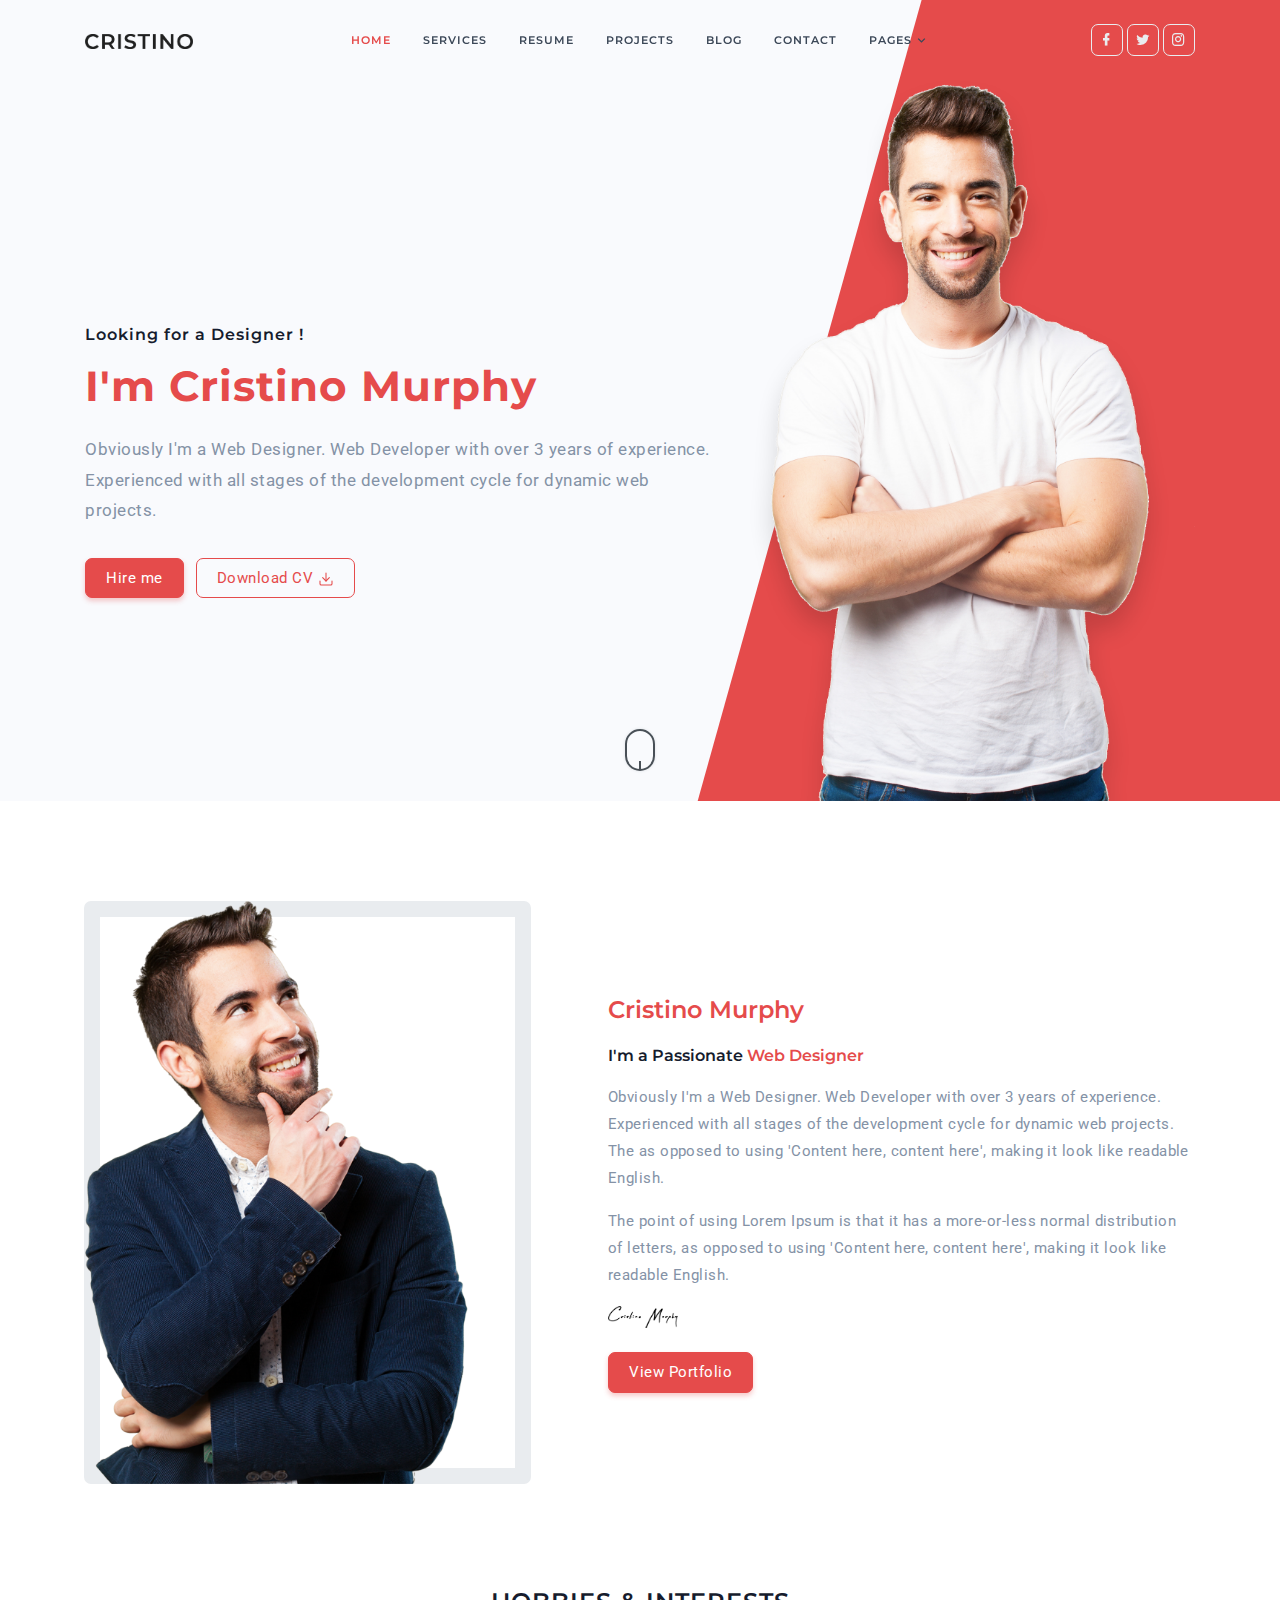
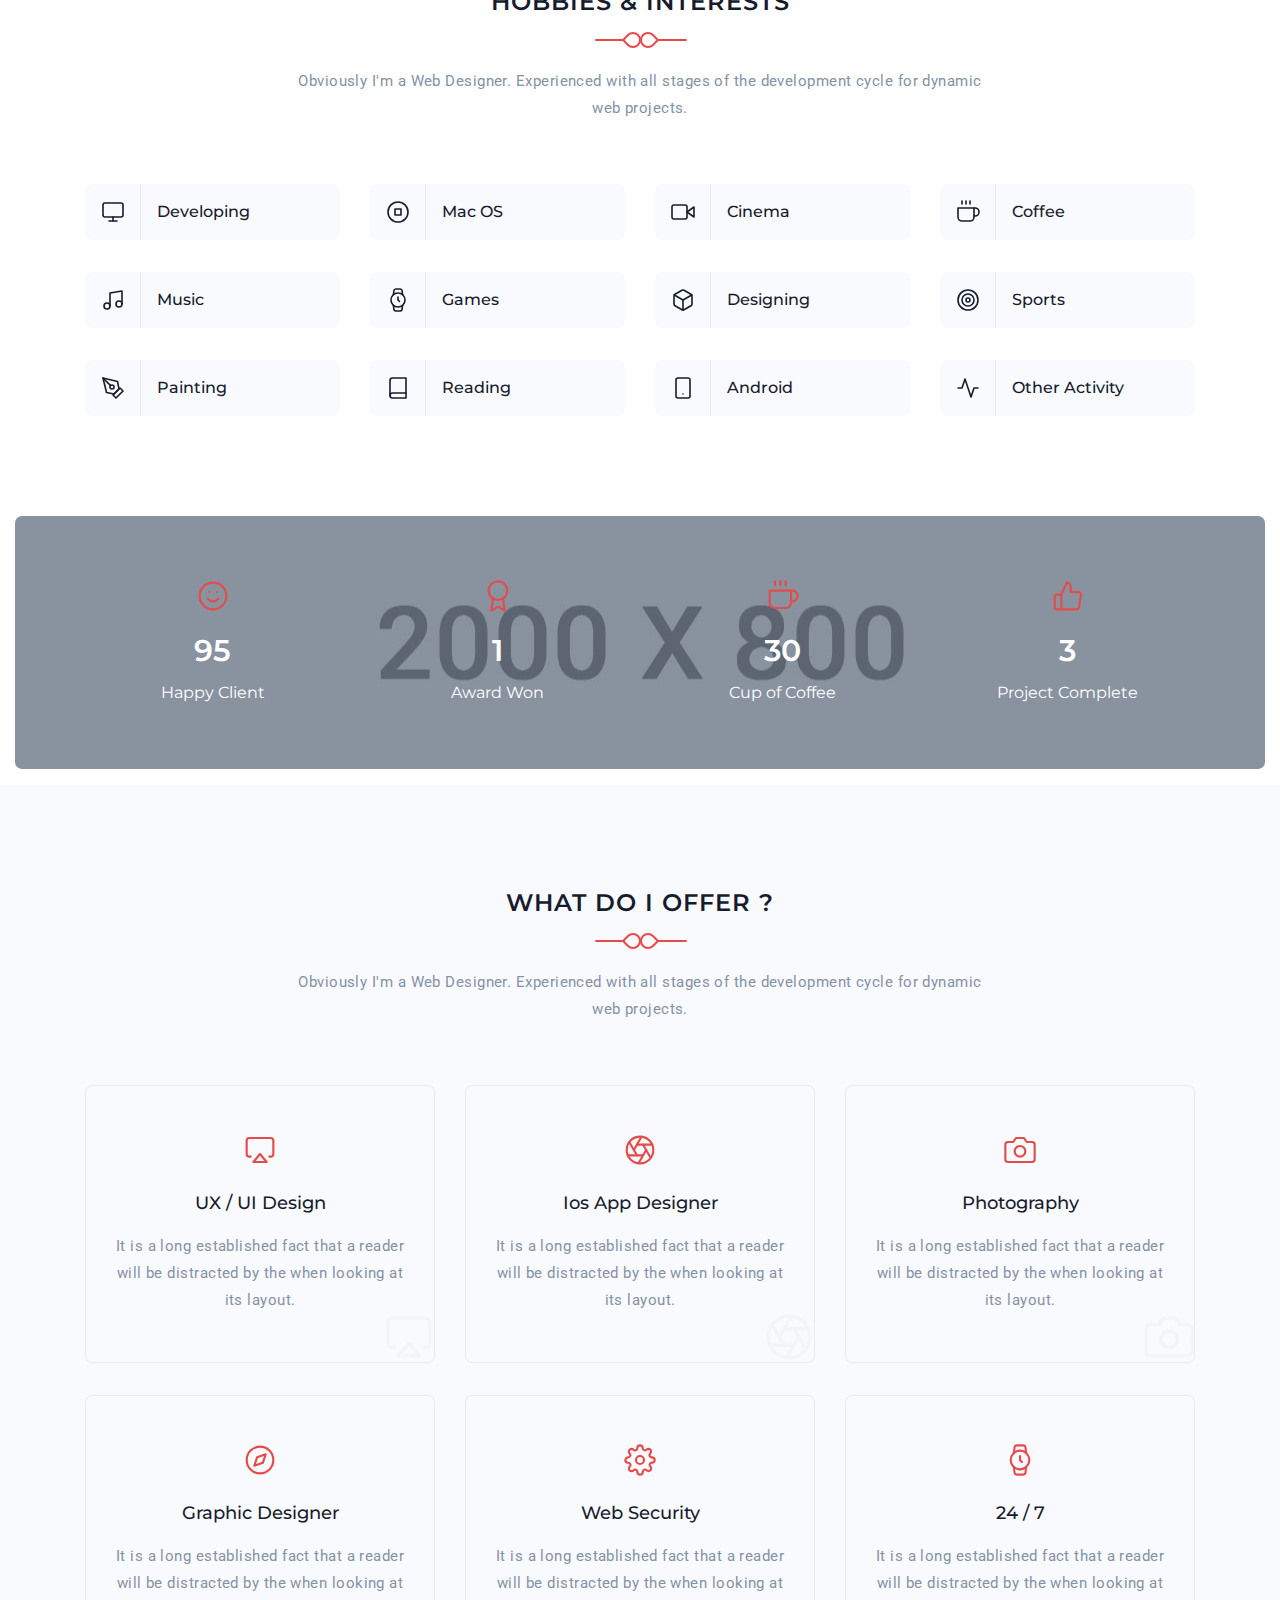
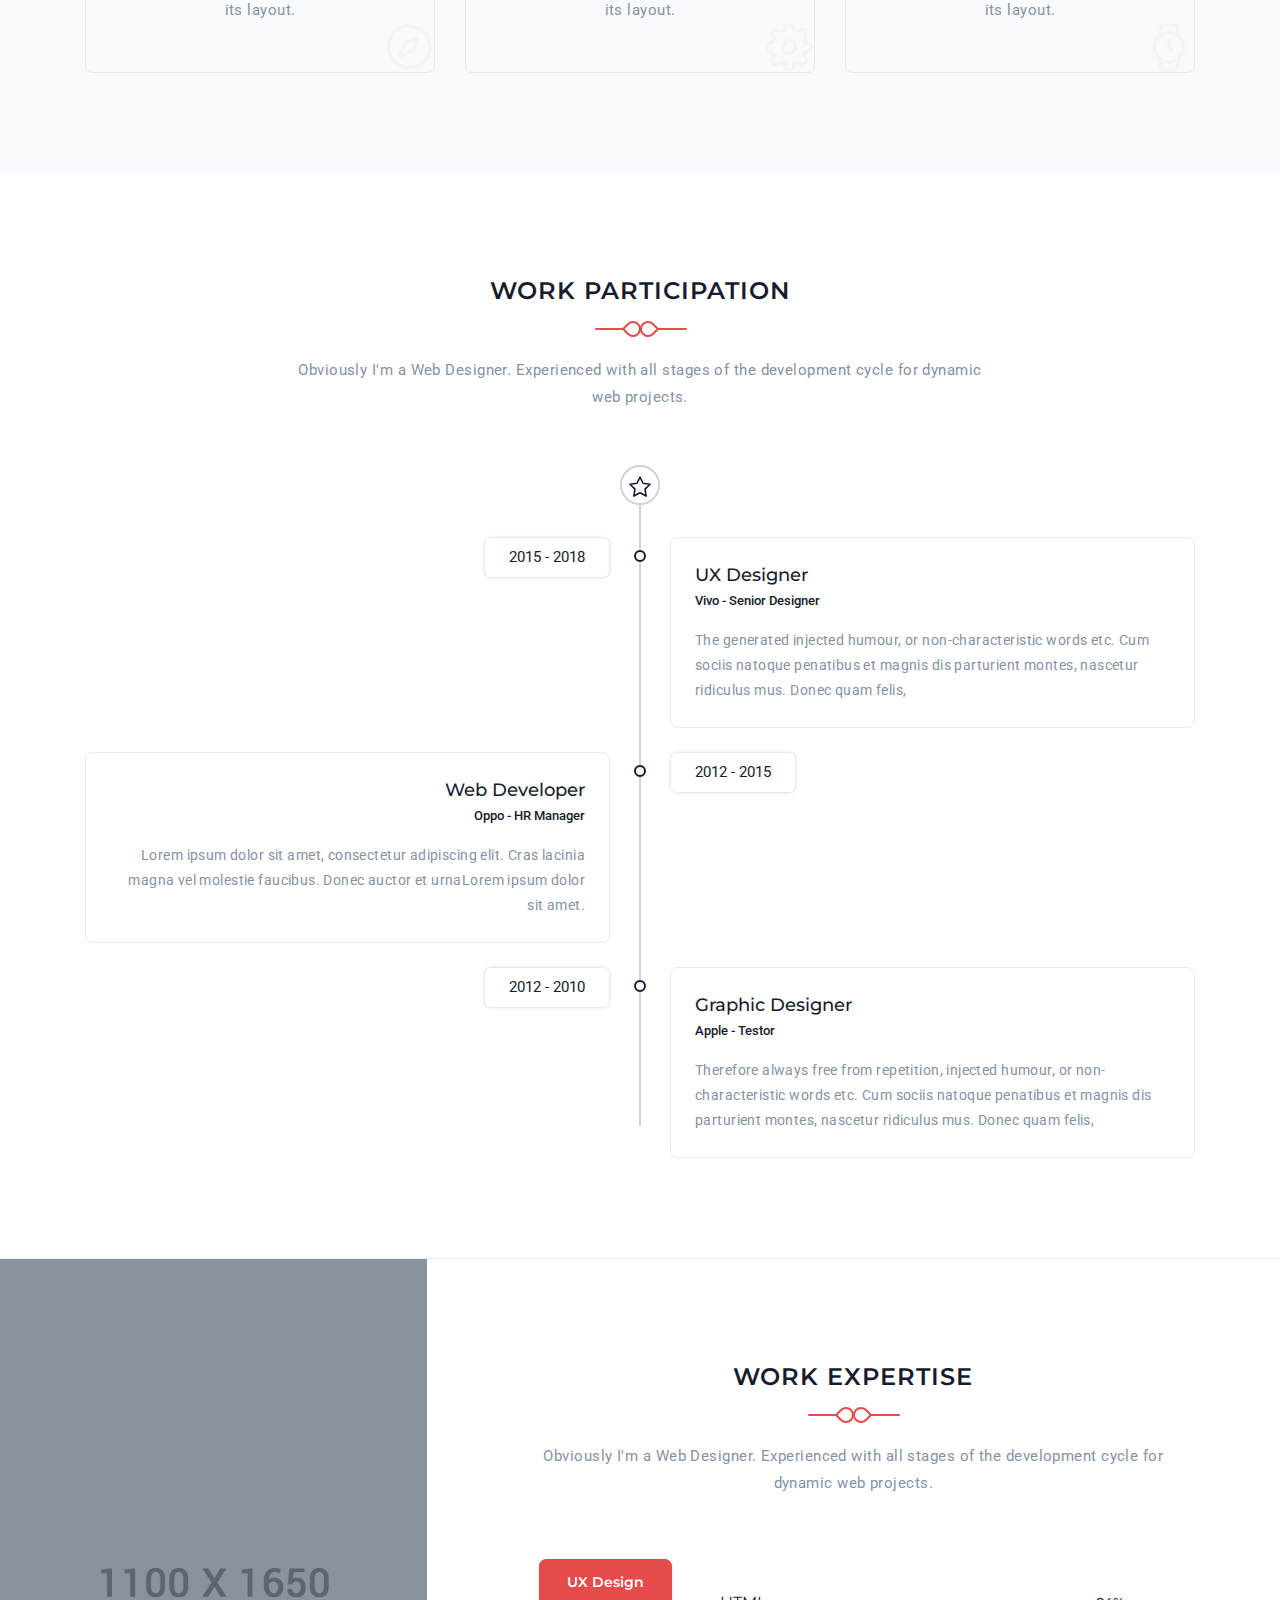
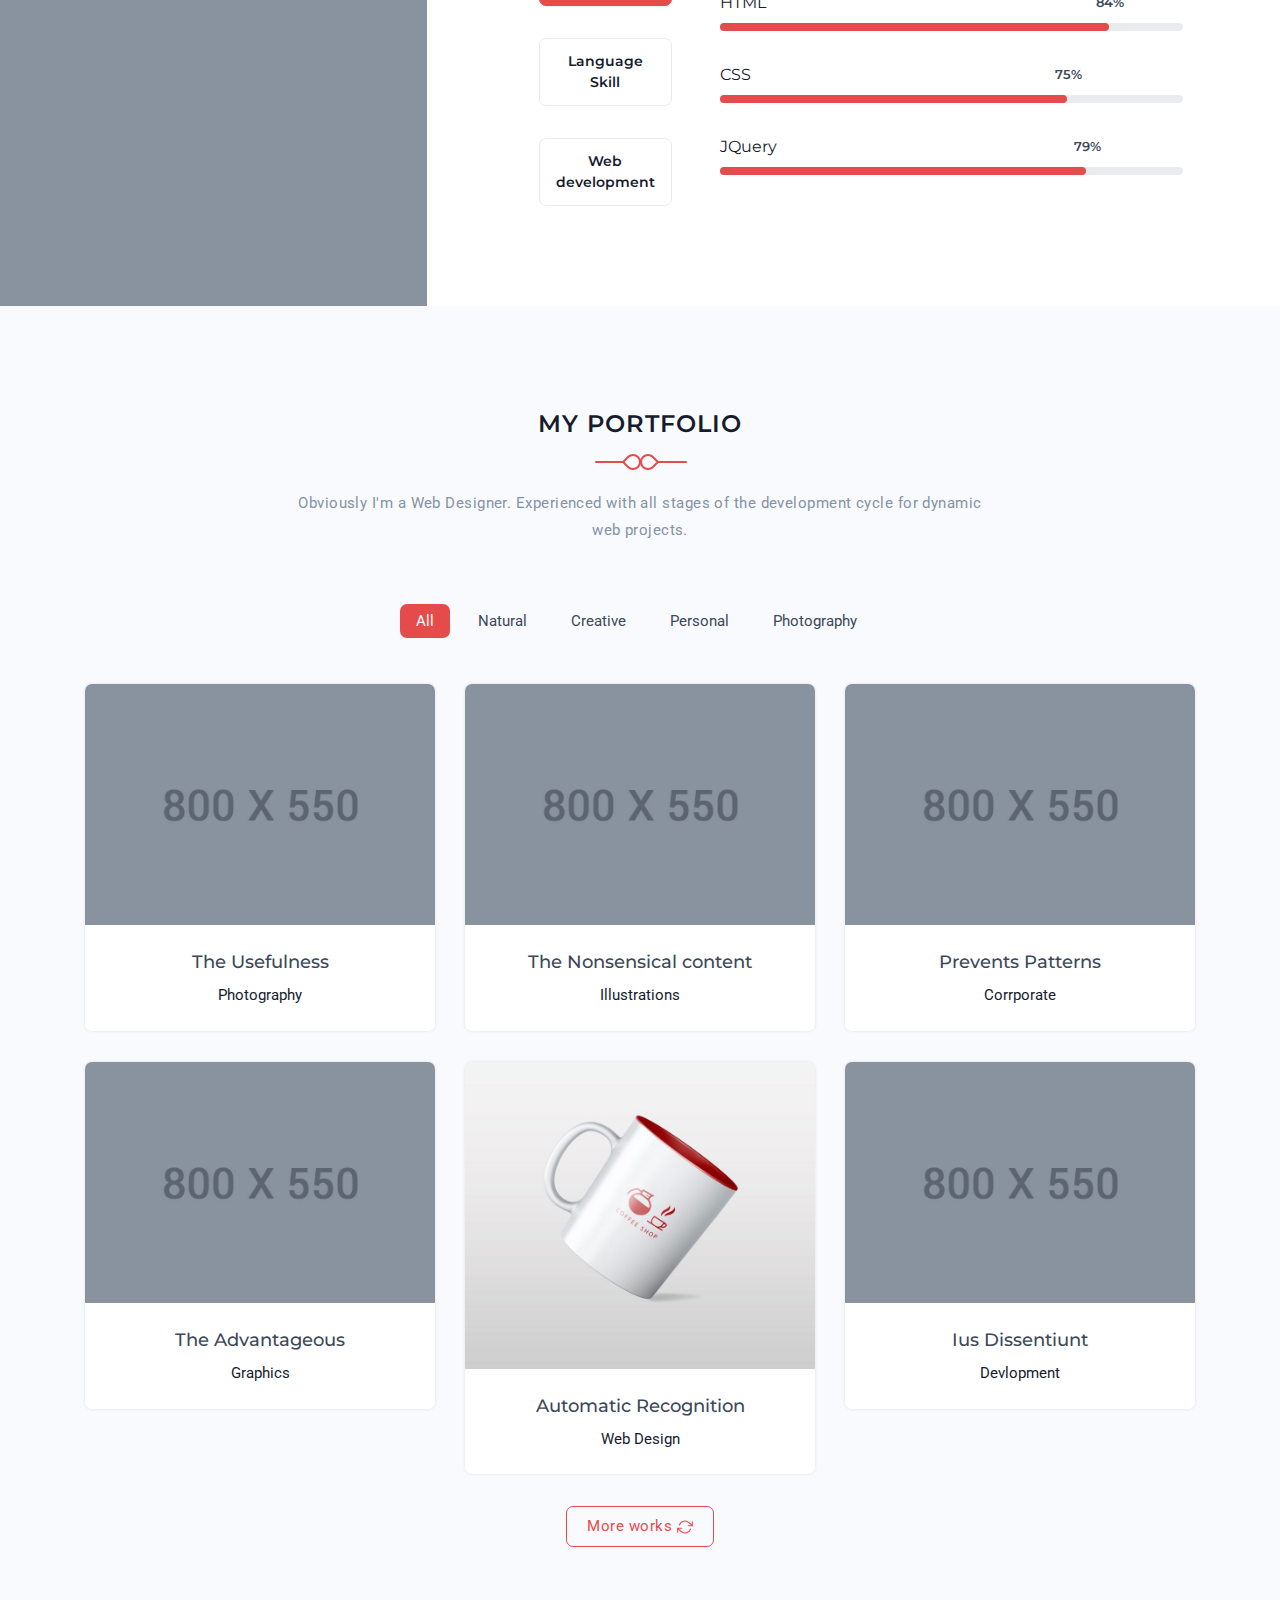
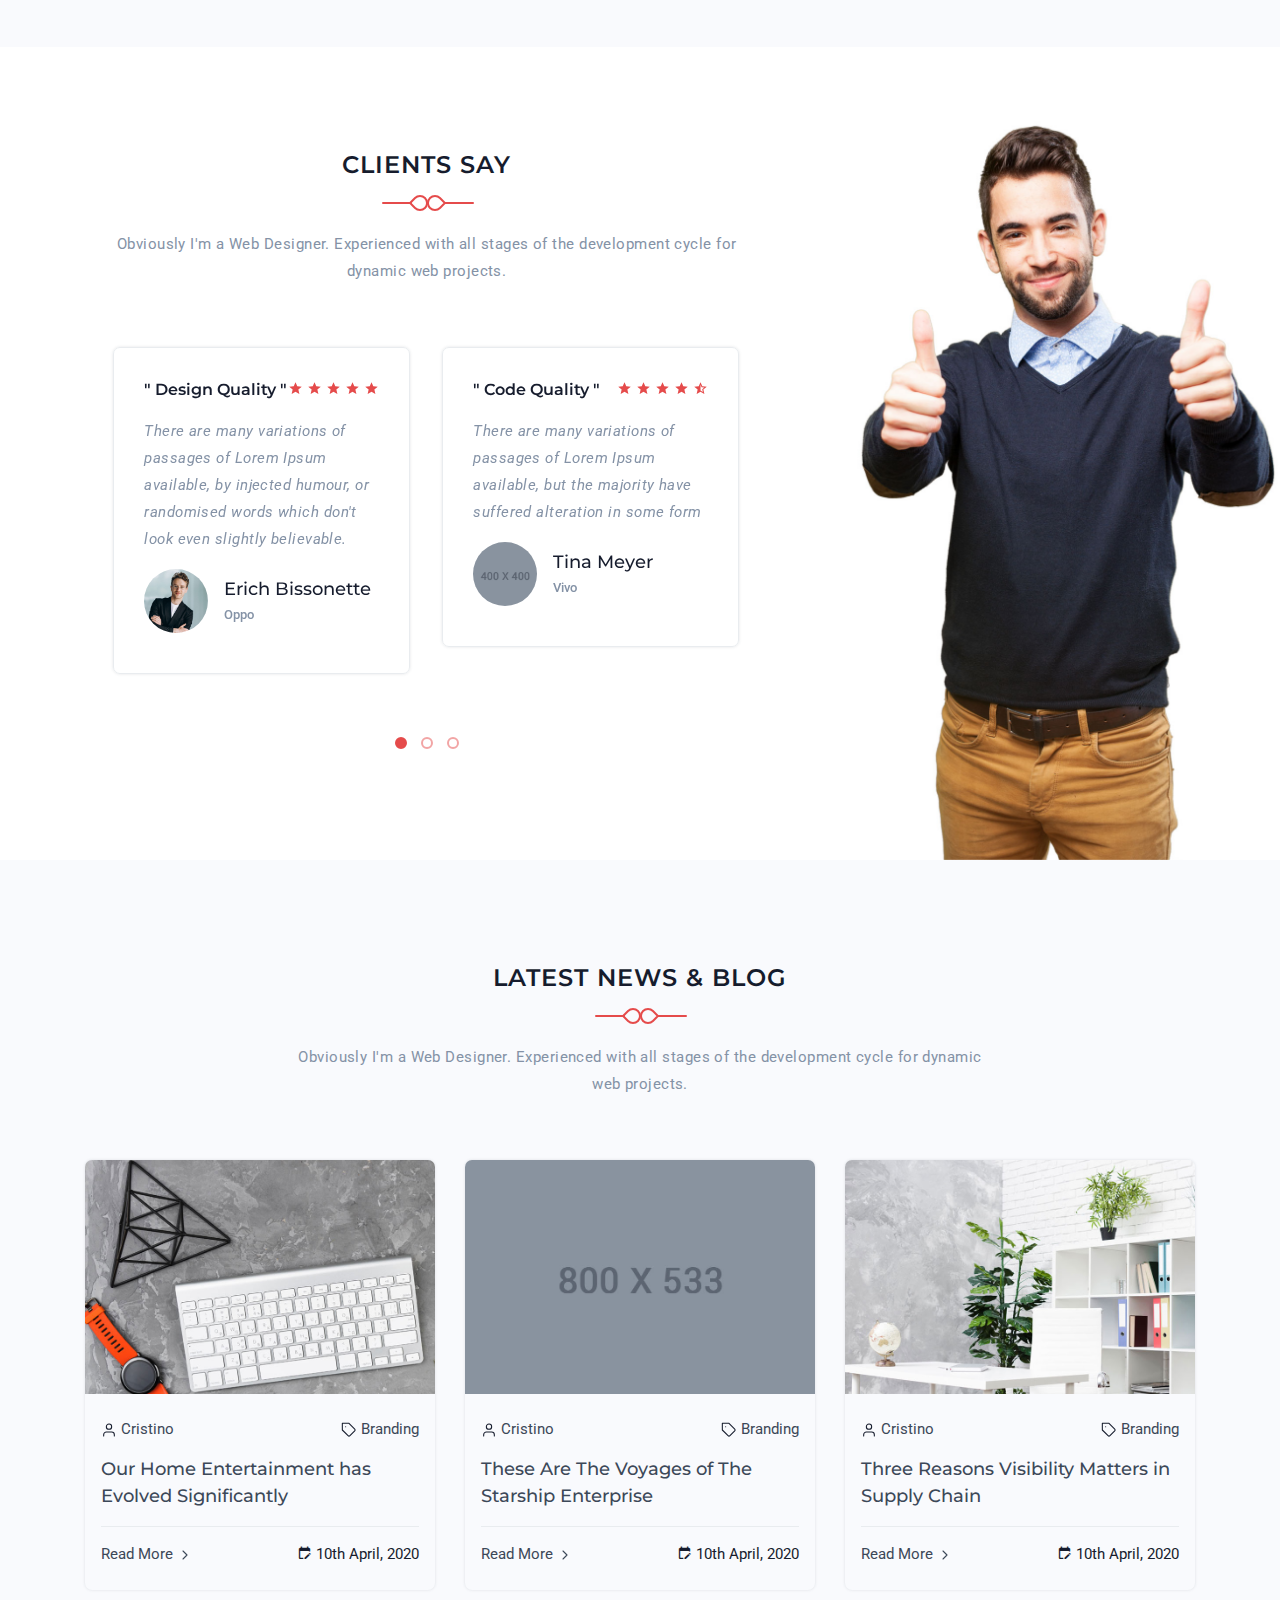
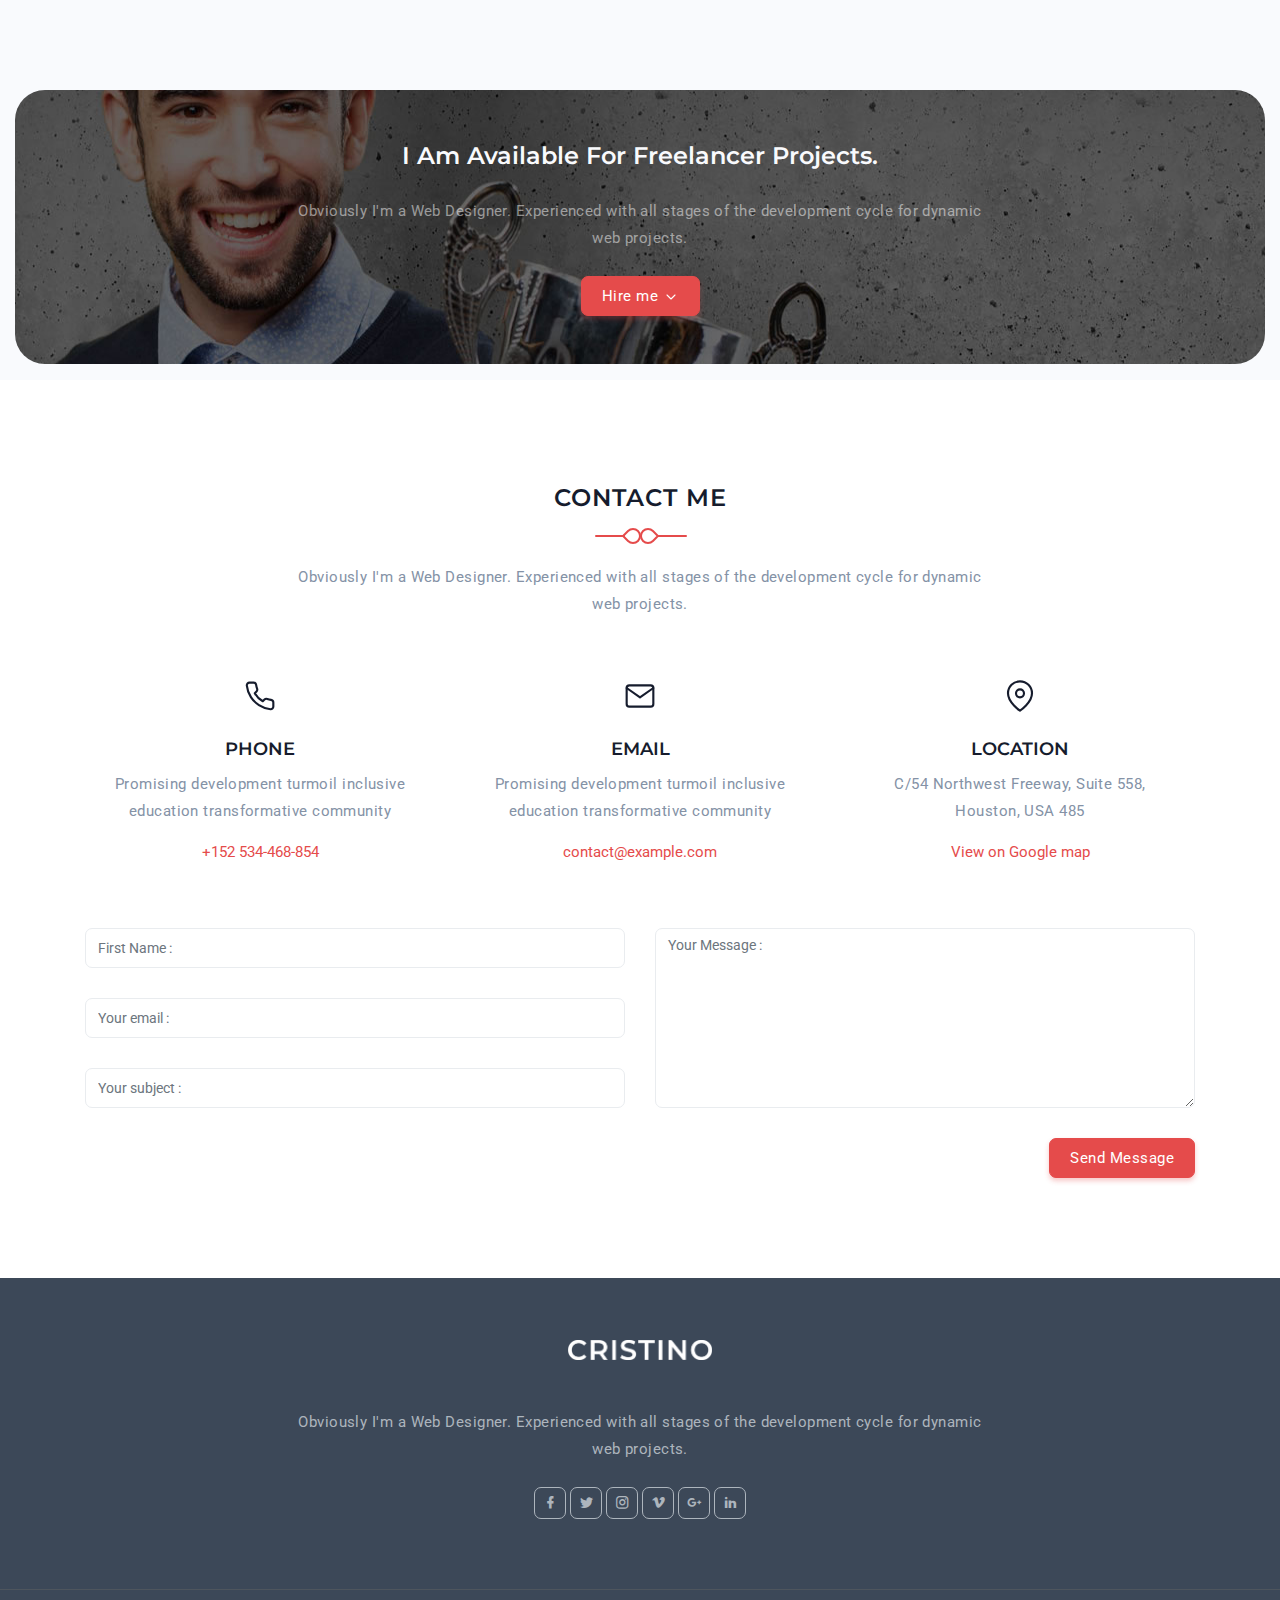
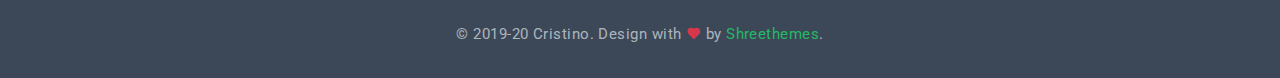
<file: index-modern.html>
<!DOCTYPE html>
    <html lang="en">

    <head>
        <meta charset="utf-8" />
        <title>Cristino - Personal Portfolio Template</title>
        <meta name="viewport" content="width=device-width, initial-scale=1.0">
        <meta name="description" content="Premium Bootstrap 4 Landing Page Template" />
        <meta name="keywords" content="bootstrap 4, premium, marketing, multipurpose" />
        <meta content="Shreethemes" name="author" />
        <!-- favicon -->
        <link rel="shortcut icon" href="images/favicon.ico">
        <!-- Bootstrap -->
        <link href="css/bootstrap.min.css" rel="stylesheet" type="text/css" />
        <!-- Magnific -->
        <link href="css/magnific-popup.css" rel="stylesheet" type="text/css" />
        <!-- Icon -->
        <link href="css/materialdesignicons.min.css" rel="stylesheet" type="text/css" />
                    
        <!-- SLICK SLIDER -->
        <link rel="stylesheet" href="css/owl.carousel.min.css"/> 
        <link rel="stylesheet" href="css/owl.theme.css"/> 
        <link rel="stylesheet" href="css/owl.transitions.css"/>    
        <!-- Custom Css -->
        <link href="css/style.css" rel="stylesheet" type="text/css" id="theme-opt" />
        <link href="css/colors/default.css" rel="stylesheet" id="color-opt">

    </head>

    <body>
        <!-- Loader -->
        <div id="preloader">
            <div id="status">
                <div class="logo">
                    <img src="images/logo.png" height="20" class="d-block mx-auto" alt="">
                </div>
                <div class="spinner">
                    <div class="bounce1"></div>
                    <div class="bounce2"></div>
                    <div class="bounce3"></div>
                </div>
            </div>
        </div>
        <!-- Loader -->

        <!-- Navbar Start -->
        <nav class="navbar navbar-expand-lg fixed-top navbar-custom navbar-light sticky">
    		<div class="container">
			    <a class="navbar-brand" href="#">
                    <img src="images/logo.png" height="15" alt="">
                </a>
			    <button class="navbar-toggler" type="button" data-toggle="collapse" data-target="#navbarCollapse" aria-controls="navbarCollapse" aria-expanded="false" aria-label="Toggle navigation">
			        <span data-feather="menu" class="fea icon-md"></span>
			    </button><!--end button-->

			    <div class="collapse navbar-collapse" id="navbarCollapse">
			        <ul class="navbar-nav navbar-nav-link mx-auto">
			            <li class="nav-item active">
			                <a class="nav-link" href="#home">Home</a>
                        </li><!--end nav item-->
			            <li class="nav-item">
			                <a class="nav-link" href="#services">Services</a>
			            </li><!--end nav item-->
                        <li class="nav-item">
			                <a class="nav-link" href="#resume">Resume</a>
			            </li><!--end nav item-->
			            <li class="nav-item">
			                <a class="nav-link" href="#projects">Projects</a>
                        </li><!--end nav item-->
			            <li class="nav-item">
			                <a class="nav-link" href="#news">Blog</a>
			            </li><!--end nav item-->
			            <li class="nav-item">
                            <a class="nav-link" href="#contact">Contact</a>
                        </li><!--end nav item-->
                        <li class="nav-item dropdown">
                            <a class="nav-link dropdown-toggle" href="javascript:void(0)" id="navbarDropdown" role="button"
                                data-toggle="dropdown" aria-haspopup="true" aria-expanded="false">Pages
                            </a>
                            <div class="dropdown-menu rounded m-0" aria-labelledby="navbarDropdown">
                                <div class="container mx-0 mx-md-0">
                                    <div class="row">
                                        <div class="col-md-12">
                                            <a class="dropdown-item" href="page-blog.html">Blog</a>
                                            <a class="dropdown-item" href="page-blog-detail.html">Blog Detail</a>
                                            <a class="dropdown-item" href="page-portfolio.html">Portfolio</a>
                                            <a class="dropdown-item" href="page-portfolio-detail.html">Portfolio Detail</a>
                                        </div><!--end col-->
                                    </div><!--end row-->
                                </div><!--end container-->
                            </div>
                        </li><!--end nav item-->
                    </ul>

                    <ul class="list-unstyled mb-0 mt-2 mt-sm-0 social-icon light-social-icon">
                        <li class="list-inline-item"><a href="javascript:void(0)"><i class="mdi mdi-facebook"></i></a></li>
                        <li class="list-inline-item"><a href="javascript:void(0)"><i class="mdi mdi-twitter"></i></a></li>
                        <li class="list-inline-item"><a href="javascript:void(0)"><i class="mdi mdi-instagram"></i></a></li>
                    </ul>
                </div> 
		    </div><!--end container-->
		</nav><!--end navbar-->
        <!-- Navbar End -->

        <!-- HOME START-->
        <section class="bg-modern bg-light bg-animation-right" id="home">
            <div class="container">
                <div class="row align-items-center position-relative" style="z-index: 1;">
                    <div class="col-lg-7 col-md-7">
                        <div class="title-heading mt-5">
                            <h6 class="sub-title">Looking for a Designer !</h6>
                            <h1 class="heading text-primary mb-3">I'm Cristino Murphy</h1>
                            <p class="para-desc text-muted">Obviously I'm a Web Designer. Web Developer with over 3 years of experience. Experienced with all stages of the development cycle for dynamic web projects.</p>
                            <div class="mt-4 pt-2">
                                <a href="javascript:void(0)" class="btn btn-primary rounded mb-2 mr-2">Hire me</a>
                                <a href="javascript:void(0)" class="btn btn-outline-primary rounded mb-2">Download CV <i data-feather="download" class="fea icon-sm"></i></a>
                            </div>
                        </div>
                    </div><!--end col-->

                    <div class="col-lg-5 col-md-5 mt-4 pt-2 mt-sm-0 pt-sm-0">
                        <div class="hero-img">
                            <img src="images/home/hero.png" class="img-fluid" alt="">
                        </div>
                    </div><!--end col-->
                </div><!--end row-->
            </div><!--end container--> 
            <a href="#about" data-scroll-nav="1" class="mouse-icon d-none d-md-inline-block rounded-pill bg-transparent mouse-down">
                <span class="wheel position-relative d-block mover"></span>
            </a>
        </section><!--end section-->
        <!-- HOME END-->
        
        <!-- About Start -->
        <section class="section pb-3" id="about">
            <div class="container">
                <div class="row align-items-center">
                    <div class="col-lg-5 col-md-5">
                        <div class="about-hero">
                            <img src="images/hero.png" class="img-fluid mx-auto d-block about-tween position-relative" alt="">
                        </div>
                    </div><!--end col-->

                    <div class="col-lg-7 col-md-7 mt-4 pt-2 mt-sm-0 pt-sm-0">
                        <div class="section-title mb-0 ml-lg-5 ml-md-3">
                            <h4 class="title text-primary mb-3">Cristino Murphy</h4>
                            <h6 class="designation mb-3">I'm a Passionate <span class="text-primary">Web Designer</span></h6>
                            <p class="text-muted">Obviously I'm a Web Designer. Web Developer with over 3 years of experience. Experienced with all stages of the development cycle for dynamic web projects. The as opposed to using 'Content here, content here', making it look like readable English.</p>
                            <p class="text-muted">The point of using Lorem Ipsum is that it has a more-or-less normal distribution of letters, as opposed to using 'Content here, content here', making it look like readable English.</p>
                            <img src="images/sign.png" height="22" alt="">
                            <div class="mt-4">
                                <a href="#projects" class="btn btn-primary mouse-down">View Portfolio</a>
                            </div>
                        </div>
                    </div><!--end col-->
                </div><!--end row-->
            </div><!--end container-->

            <div class="container mt-100 mt-60">
                <div class="row justify-content-center">
                    <div class="col-12 text-center">
                        <div class="section-title">
                            <div class="titles">
                                <h4 class="title title-line text-uppercase mb-4 pb-4">Hobbies & Interests</h4>
                                <span></span>
                            </div>
                            <p class="text-muted mx-auto para-desc mb-0">Obviously I'm a Web Designer. Experienced with all stages of the development cycle for dynamic web projects.</p>
                        </div>
                    </div><!--end col-->
                </div><!--end row-->
                
                <div class="row">
                    <div class="col-lg-3 col-md-4 col-12 mt-4 pt-2">
                        <div class="interests-desc bg-light position-relative px-2 py-3 rounded">
                            <div class="hobbies d-flex align-items-center">
                                <div class="text-center rounded-pill mr-4">
                                    <i data-feather="monitor" class="icon fea icon-md-sm"></i>
                                </div>
                                <div class="content">
                                    <h6 class="title mb-0">Developing</h6>
                                </div>
                            </div>
                        </div>
                    </div><!--end col-->
                    
                    <div class="col-lg-3 col-md-4 col-12 mt-4 pt-2">
                        <div class="interests-desc bg-light position-relative px-2 py-3 rounded">
                            <div class="hobbies d-flex align-items-center">
                                <div class="text-center rounded-pill mr-4">
                                    <i data-feather="stop-circle" class="icon fea icon-md-sm"></i>
                                </div>
                                <div class="content">
                                    <h6 class="title mb-0">Mac OS</h6>
                                </div>
                            </div>
                        </div>
                    </div><!--end col-->
                    
                    <div class="col-lg-3 col-md-4 col-12 mt-4 pt-2">
                        <div class="interests-desc bg-light position-relative px-2 py-3 rounded">
                            <div class="hobbies d-flex align-items-center">
                                <div class="text-center rounded-pill mr-4">
                                    <i data-feather="video" class="icon fea icon-md-sm"></i>
                                </div>
                                <div class="content">
                                    <h6 class="title mb-0">Cinema</h6>
                                </div>
                            </div>
                        </div>
                    </div><!--end col-->
                    
                    <div class="col-lg-3 col-md-4 col-12 mt-4 pt-2">
                        <div class="interests-desc bg-light position-relative px-2 py-3 rounded">
                            <div class="hobbies d-flex align-items-center">
                                <div class="text-center rounded-pill mr-4">
                                    <i data-feather="coffee" class="icon fea icon-md-sm"></i>
                                </div>
                                <div class="content">
                                    <h6 class="title mb-0">Coffee</h6>
                                </div>
                            </div>
                        </div>
                    </div><!--end col-->
                    
                    <div class="col-lg-3 col-md-4 col-12 mt-4 pt-2">
                        <div class="interests-desc bg-light position-relative px-2 py-3 rounded">
                            <div class="hobbies d-flex align-items-center">
                                <div class="text-center rounded-pill mr-4">
                                    <i data-feather="music" class="icon fea icon-md-sm"></i>
                                </div>
                                <div class="content">
                                    <h6 class="title mb-0">Music</h6>
                                </div>
                            </div>
                        </div>
                    </div><!--end col-->
                    
                    <div class="col-lg-3 col-md-4 col-12 mt-4 pt-2">
                        <div class="interests-desc bg-light position-relative px-2 py-3 rounded">
                            <div class="hobbies d-flex align-items-center">
                                <div class="text-center rounded-pill mr-4">
                                    <i data-feather="watch" class="icon fea icon-md-sm"></i>
                                </div>
                                <div class="content">
                                    <h6 class="title mb-0">Games</h6>
                                </div>
                            </div>
                        </div>
                    </div><!--end col-->
                    
                    <div class="col-lg-3 col-md-4 col-12 mt-4 pt-2">
                        <div class="interests-desc bg-light position-relative px-2 py-3 rounded">
                            <div class="hobbies d-flex align-items-center">
                                <div class="text-center rounded-pill mr-4">
                                    <i data-feather="box" class="icon fea icon-md-sm"></i>
                                </div>
                                <div class="content">
                                    <h6 class="title mb-0">Designing</h6>
                                </div>
                            </div>
                        </div>
                    </div><!--end col-->
                    
                    <div class="col-lg-3 col-md-4 col-12 mt-4 pt-2">
                        <div class="interests-desc bg-light position-relative px-2 py-3 rounded">
                            <div class="hobbies d-flex align-items-center">
                                <div class="text-center rounded-pill mr-4">
                                    <i data-feather="target" class="icon fea icon-md-sm"></i>
                                </div>
                                <div class="content">
                                    <h6 class="title mb-0">Sports</h6>
                                </div>
                            </div>
                        </div>
                    </div><!--end col-->
                    
                    <div class="col-lg-3 col-md-4 col-12 mt-4 pt-2">
                        <div class="interests-desc bg-light position-relative px-2 py-3 rounded">
                            <div class="hobbies d-flex align-items-center">
                                <div class="text-center rounded-pill mr-4">
                                    <i data-feather="pen-tool" class="icon fea icon-md-sm"></i>
                                </div>
                                <div class="content">
                                    <h6 class="title mb-0">Painting</h6>
                                </div>
                            </div>
                        </div>
                    </div><!--end col-->
                    
                    <div class="col-lg-3 col-md-4 col-12 mt-4 pt-2">
                        <div class="interests-desc bg-light position-relative px-2 py-3 rounded">
                            <div class="hobbies d-flex align-items-center">
                                <div class="text-center rounded-pill mr-4">
                                    <i data-feather="book" class="icon fea icon-md-sm"></i>
                                </div>
                                <div class="content">
                                    <h6 class="title mb-0">Reading</h6>
                                </div>
                            </div>
                        </div>
                    </div><!--end col-->
                    
                    <div class="col-lg-3 col-md-4 col-12 mt-4 pt-2">
                        <div class="interests-desc bg-light position-relative px-2 py-3 rounded">
                            <div class="hobbies d-flex align-items-center">
                                <div class="text-center rounded-pill mr-4">
                                    <i data-feather="smartphone" class="icon fea icon-md-sm"></i>
                                </div>
                                <div class="content">
                                    <h6 class="title mb-0">Android</h6>
                                </div>
                            </div>
                        </div>
                    </div><!--end col-->
                    
                    <div class="col-lg-3 col-md-4 col-12 mt-4 pt-2">
                        <div class="interests-desc bg-light position-relative px-2 py-3 rounded">
                            <div class="hobbies d-flex align-items-center">
                                <div class="text-center rounded-pill mr-4">
                                    <i data-feather="activity" class="icon fea icon-md-sm"></i>
                                </div>
                                <div class="content">
                                    <h6 class="title mb-0">Other Activity</h6>
                                </div>
                            </div>
                        </div>
                    </div><!--end col-->
                </div>
            </div><!--end container-->

            <div class="container-fluid mt-100 mt-60">
                <div class="rounded py-md-5 py-4" style="background: url('images/bg-counter.jpg') center center;">
                    <div class="container">
                        <div class="row" id="counter">
                            <div class="col-lg-3 col-6">
                                <div class="counter-box rounded py-3 text-center">
                                    <div class="counter-icon">
                                        <i data-feather="smile" class="fea icon-md text-primary"></i>
                                    </div>
                                    <h3 class="counter-value mt-3 text-white title-dark" data-count="1251">95</h3>
                                    <h6 class="counter-head font-weight-normal mb-0 text-white title-dark">Happy Client</h6>
                                </div><!--end counter box-->
                            </div><!--end col-->
    
                            <div class="col-lg-3 col-6">
                                <div class="counter-box rounded py-3 text-center">
                                    <div class="counter-icon">
                                        <i data-feather="award" class="fea icon-md text-primary"></i>
                                    </div>
                                    <h3 class="counter-value mt-3 text-white title-dark" data-count="15">1</h3>
                                    <h6 class="counter-head font-weight-normal mb-0 text-white title-dark">Award Won</h6>
                                </div><!--end counter box-->
                            </div><!--end col-->
    
                            <div class="col-lg-3 col-6">
                                <div class="counter-box rounded py-3 text-center">
                                    <div class="counter-icon">
                                        <i data-feather="coffee" class="fea icon-md text-primary"></i>
                                    </div>
                                    <h3 class="counter-value mt-3 text-white title-dark" data-count="3261">30</h3>
                                    <h6 class="counter-head font-weight-normal mb-0 text-white title-dark">Cup of Coffee</h6>
                                </div><!--end counter box-->
                            </div><!--end col-->
    
                            <div class="col-lg-3 col-6">
                                <div class="counter-box rounded py-3 text-center">
                                    <div class="counter-icon">
                                        <i data-feather="thumbs-up" class="fea icon-md text-primary"></i>
                                    </div>
                                    <h3 class="counter-value mt-3 text-white title-dark" data-count="36">3</h3>
                                    <h6 class="counter-head font-weight-normal mb-0 text-white title-dark">Project Complete</h6>
                                </div><!--end counter box-->
                            </div><!--end col-->
                        </div><!--end row-->
                    </div><!--end container-->
                </div><!--end div-->
            </div><!--end container fluid-->
        </section>
        <!-- About end -->
            
        <!-- Services Start -->
        <section class="section bg-light" id="services">
            <div class="container">
                <div class="row justify-content-center">
                    <div class="col-12 text-center">
                        <div class="section-title">
                            <div class="titles">
                                <h4 class="title title-line text-uppercase mb-4 pb-4">What Do I Offer ?</h4>
                                <span></span>
                            </div>
                            <p class="text-muted mx-auto para-desc mb-0">Obviously I'm a Web Designer. Experienced with all stages of the development cycle for dynamic web projects.</p>
                        </div>
                    </div><!--end col-->
                </div><!--end row-->

                <div class="row">                    
                    <div class="col-lg-4 col-md-6 col-12 mt-4 pt-2">
                        <div class="service-wrapper rounded position-relative text-center border border-footer p-4 pt-5 pb-5">
                            <div class="icon text-primary">
                                <i data-feather="airplay" class="fea icon-md"></i>
                            </div>
                            <div class="content mt-4">
                                <h5 class="title">UX / UI Design</h5>
                                <p class="text-muted mt-3 mb-0">It is a long established fact that a reader will be distracted by the when looking at its layout.</p>
                            </div>
                            <div class="big-icon">
                                <i data-feather="airplay" class="fea icons"></i>
                            </div>
                        </div>
                    </div><!--end col-->

                    <div class="col-lg-4 col-md-6 col-12 mt-4 pt-2">
                        <div class="service-wrapper rounded position-relative text-center border border-footer p-4 pt-5 pb-5">
                            <div class="icon text-primary">
                                <i data-feather="aperture" class="fea icon-md"></i>
                            </div>
                            <div class="content mt-4">
                                <h5 class="title">Ios App Designer</h5>
                                <p class="text-muted mt-3 mb-0">It is a long established fact that a reader will be distracted by the when looking at its layout.</p>
                            </div>
                            <div class="big-icon">
                                <i data-feather="aperture" class="fea icons"></i>
                            </div>
                        </div>
                    </div><!--end col-->
                    
                    <div class="col-lg-4 col-md-6 col-12 mt-4 pt-2">
                        <div class="service-wrapper rounded position-relative text-center border border-footer p-4 pt-5 pb-5">
                            <div class="icon text-primary">
                                <i data-feather="camera" class="fea icon-md"></i>
                            </div>
                            <div class="content mt-4">
                                <h5 class="title">Photography</h5>
                                <p class="text-muted mt-3 mb-0">It is a long established fact that a reader will be distracted by the when looking at its layout.</p>
                            </div>
                            <div class="big-icon">
                                <i data-feather="camera" class="fea icons"></i>
                            </div>
                        </div>
                    </div><!--end col-->
                    
                    <div class="col-lg-4 col-md-6 col-12 mt-4 pt-2">
                        <div class="service-wrapper rounded position-relative text-center border border-footer p-4 pt-5 pb-5">
                            <div class="icon text-primary">
                                <i data-feather="compass" class="fea icon-md"></i>
                            </div>
                            <div class="content mt-4">
                                <h5 class="title">Graphic Designer</h5>
                                <p class="text-muted mt-3 mb-0">It is a long established fact that a reader will be distracted by the when looking at its layout.</p>
                            </div>
                            <div class="big-icon">
                                <i data-feather="compass" class="fea icons"></i>
                            </div>
                        </div>
                    </div><!--end col-->
                    
                    <div class="col-lg-4 col-md-6 col-12 mt-4 pt-2">
                        <div class="service-wrapper rounded position-relative text-center border border-footer p-4 pt-5 pb-5">
                            <div class="icon text-primary">
                                <i data-feather="settings" class="fea icon-md"></i>
                            </div>
                            <div class="content mt-4">
                                <h5 class="title">Web Security</h5>
                                <p class="text-muted mt-3 mb-0">It is a long established fact that a reader will be distracted by the when looking at its layout.</p>
                            </div>
                            <div class="big-icon">
                                <i data-feather="settings" class="fea icons"></i>
                            </div>
                        </div>
                    </div><!--end col-->
                    
                    <div class="col-lg-4 col-md-6 col-12 mt-4 pt-2">
                        <div class="service-wrapper rounded position-relative text-center border border-footer p-4 pt-5 pb-5">
                            <div class="icon text-primary">
                                <i data-feather="watch" class="fea icon-md"></i>
                            </div>
                            <div class="content mt-4">
                                <h5 class="title">24 / 7</h5>
                                <p class="text-muted mt-3 mb-0">It is a long established fact that a reader will be distracted by the when looking at its layout.</p>
                            </div>
                            <div class="big-icon">
                                <i data-feather="watch" class="fea icons"></i>
                            </div>
                        </div>
                    </div><!--end col-->
                </div><!--end row-->
            </div><!--end container-->
        </section>
        <!-- Services End -->

        <!-- Resume Start -->
        <section class="section" id="resume">
            <div class="container">
                <div class="row justify-content-center">
                    <div class="col-12 text-center">
                        <div class="section-title">
                            <div class="titles">
                                <h4 class="title title-line text-uppercase mb-4 pb-4">Work Participation</h4>
                                <span></span>
                            </div>
                            <p class="text-muted mx-auto para-desc mb-0">Obviously I'm a Web Designer. Experienced with all stages of the development cycle for dynamic web projects.</p>
                        </div>
                    </div><!--end col-->
                </div><!--end row-->

                <div class="row">
                    <div class="col-12">
                        <div class="main-icon rounded-pill text-center mt-4 pt-2">
                            <i data-feather="star" class="fea icon-md-sm"></i>
                        </div>
                        <div class="timeline-page pt-2 position-relative">
                            <div class="timeline-item mt-4">
                                <div class="row">
                                    <div class="col-lg-6 col-md-6 col-sm-6">
                                        <div class="duration date-label-left border rounded p-2 pl-4 pr-4 position-relative shadow text-left">2015 - 2018</div>
                                    </div><!--end col-->
                                    <div class="col-lg-6 col-md-6 col-sm-6">
                                        <div class="event event-description-right rounded p-4 border float-left text-left">
                                            <h5 class="title mb-0 text-capitalize">UX Designer</h5>
                                            <small class="company">Vivo - Senior Designer</small>
                                            <p class="timeline-subtitle mt-3 mb-0 text-muted">The generated injected humour, or non-characteristic words etc. Cum sociis natoque penatibus et magnis dis parturient montes, nascetur ridiculus mus. Donec quam felis,</p>
                                        </div>
                                    </div><!--end col-->
                                </div><!--end row-->
                            </div><!--end timeline item-->
            
                            <div class="timeline-item mt-4">
                                <div class="row">
                                    <div class="col-lg-6 col-md-6 col-sm-6 order-sm-1 order-2">
                                        <div class="event event-description-left rounded p-4 border float-left text-right">
                                            <h5 class="title mb-0 text-capitalize">Web Developer</h5>
                                            <small class="company">Oppo - HR Manager</small>
                                            <p class="timeline-subtitle mt-3 mb-0 text-muted">Lorem ipsum dolor sit amet, consectetur adipiscing elit. Cras lacinia magna vel molestie faucibus. Donec auctor et urnaLorem ipsum dolor sit amet.</p>
                                        </div>
                                    </div><!--end col-->
                                    <div class="col-lg-6 col-md-6 col-sm-6 order-sm-2 order-1">
                                        <div class="duration duration-right rounded border p-2 pl-4 pr-4 position-relative shadow text-left">2012 - 2015</div>
                                    </div><!--end col-->
                                </div><!--end row-->
                            </div><!--end timeline item-->
        
                            <div class="timeline-item mt-4">
                                <div class="row">
                                    <div class="col-lg-6 col-md-6 col-sm-6">
                                        <div class="duration date-label-left border rounded p-2 pl-4 pr-4 position-relative shadow text-left"> 2012 - 2010</div>
                                    </div><!--end col-->
                                    <div class="col-lg-6 col-md-6 col-sm-6">
                                        <div class="event event-description-right rounded p-4 border float-left text-left">
                                            <h5 class="title mb-0 text-capitalize">Graphic Designer</h5>
                                            <small class="company">Apple - Testor</small>
                                            <p class="timeline-subtitle mt-3 mb-0 text-muted">Therefore always free from repetition, injected humour, or non-characteristic words etc. Cum sociis natoque penatibus et magnis dis parturient montes, nascetur ridiculus mus. Donec quam felis, </p>
                                        </div>
                                    </div><!--end col-->
                                </div><!--end row-->
                            </div><!--end timeline item-->
                        </div><!--end timeline page-->
                        <!-- TIMELINE END -->
                    </div><!--end col-->
                </div><!--end row-->
            </div><!--end container-->
        </section><!--end section-->   
        <!-- Skill End -->

        <!-- Skill & CTA START -->
        <section class="cta-full border-top">
            <div class="container-fluid">
                <div class="row position-relative">
                    <div class="col-lg-4 padding-less img" style="background-image:url('images/skills.jpg')" data-jarallax='{"speed": 0.5}'></div><!-- end col -->
                    <div class="col-lg-8 offset-lg-4">
                        <div class="cta-full-img-box">
                            <div class="row justify-content-center">
                                <div class="col-12 text-center">
                                    <div class="section-title">
                                        <div class="titles">
                                            <h4 class="title title-line text-uppercase mb-4 pb-4">Work Expertise</h4>
                                            <span></span>
                                        </div>
                                        <p class="text-muted mx-auto para-desc mb-0">Obviously I'm a Web Designer. Experienced with all stages of the development cycle for dynamic web projects.</p>
                                    </div>
                                </div><!--end col-->
                            </div><!--end row-->

                            <div class="row align-items-center">
                                <div class="col-lg-3 col-md-4 col-12">
                                    <ul class="nav nav-pills flex-column px-0" id="pills-tab" role="tablist">
                                        <li class="nav-item mt-4 pt-2">
                                            <a class="nav-link rounded active" id="pills-cloud-tab" data-toggle="pill" href="#pills-cloud" role="tab" aria-controls="pills-cloud" aria-selected="false">
                                                <div class="skill-container text-center pt-1 pb-1">
                                                    <h6 class="title mb-0">UX Design</h6>
                                                </div>
                                            </a><!--end nav link-->
                                        </li><!--end nav item-->
                                        
                                        <li class="nav-item mt-4 pt-2">
                                            <a class="nav-link rounded" id="pills-smart-tab" data-toggle="pill" href="#pills-smart" role="tab" aria-controls="pills-smart" aria-selected="false">
                                                <div class="skill-container text-center pt-1 pb-1">
                                                    <h6 class="title mb-0">Language Skill</h6>
                                                </div>
                                            </a><!--end nav link-->
                                        </li><!--end nav item-->
                                        
                                        <li class="nav-item mt-4 pt-2">
                                            <a class="nav-link rounded" id="pills-apps-tab" data-toggle="pill" href="#pills-apps" role="tab" aria-controls="pills-apps" aria-selected="false">
                                                <div class="skill-container text-center pt-1 pb-1">
                                                    <h6 class="title mb-0">Web development</h6>
                                                </div>
                                            </a><!--end nav link-->
                                        </li><!--end nav item-->
                                    </ul><!--end nav pills-->
                                </div><!--end col-->

                                <div class="col-lg-9 col-md-8 col-12">
                                    <div class="tab-content pl-lg-4" id="pills-tabContent">
                                        <div class="tab-pane fade show active" id="pills-cloud" role="tabpanel" aria-labelledby="pills-cloud-tab">
                                            <div class="progress-box mt-4 pt-2">
                                                <h6 class="font-weight-normal">HTML</h6>
                                                <div class="progress">
                                                    <div class="progress-bar position-relative bg-primary" style="width:84%;">
                                                        <div class="progress-value d-block text-dark h6">84%</div>
                                                    </div>
                                                </div>
                                            </div><!--end process box-->
                                            <div class="progress-box mt-4 pt-2">
                                                <h6 class="font-weight-normal">CSS</h6>
                                                <div class="progress">
                                                    <div class="progress-bar position-relative bg-primary" style="width:75%;">
                                                        <div class="progress-value d-block text-dark h6">75%</div>
                                                    </div>
                                                </div>
                                            </div><!--end process box-->
                                            <div class="progress-box mt-4 pt-2">
                                                <h6 class="font-weight-normal">JQuery</h6>
                                                <div class="progress">
                                                    <div class="progress-bar position-relative bg-primary" style="width:79%;">
                                                        <div class="progress-value d-block text-dark h6">79%</div>
                                                    </div>
                                                </div>
                                            </div><!--end process box-->
                                        </div><!--end teb pane-->
                                        
                                        <div class="tab-pane fade" id="pills-smart" role="tabpanel" aria-labelledby="pills-smart-tab">
                                            <div class="progress-box mt-4 pt-2">
                                                <h6 class="font-weight-normal">English</h6>
                                                <div class="progress">
                                                    <div class="progress-bar position-relative bg-primary" style="width:84%;">
                                                        <div class="progress-value d-block text-dark h6">84%</div>
                                                    </div>
                                                </div>
                                            </div><!--end process box-->
                                            <div class="progress-box mt-4 pt-2">
                                                <h6 class="font-weight-normal">Spanish</h6>
                                                <div class="progress">
                                                    <div class="progress-bar position-relative bg-primary" style="width:75%;">
                                                        <div class="progress-value d-block text-dark h6">75%</div>
                                                    </div>
                                                </div>
                                            </div><!--end process box-->
                                            <div class="progress-box mt-4 pt-2">
                                                <h6 class="font-weight-normal">German</h6>
                                                <div class="progress">
                                                    <div class="progress-bar position-relative bg-primary" style="width:79%;">
                                                        <div class="progress-value d-block text-dark h6">79%</div>
                                                    </div>
                                                </div>
                                            </div><!--end process box-->
                                        </div><!--end teb pane-->

                                        <div class="tab-pane fade" id="pills-apps" role="tabpanel" aria-labelledby="pills-apps-tab">
                                            <div class="progress-box mt-4 pt-2">
                                                <h6 class="font-weight-normal">Photoshop</h6>
                                                <div class="progress">
                                                    <div class="progress-bar position-relative bg-primary" style="width:84%;">
                                                        <div class="progress-value d-block text-dark h6">84%</div>
                                                    </div>
                                                </div>
                                            </div><!--end process box-->
                                            <div class="progress-box mt-4 pt-2">
                                                <h6 class="font-weight-normal">Sketch</h6>
                                                <div class="progress">
                                                    <div class="progress-bar position-relative bg-primary" style="width:75%;">
                                                        <div class="progress-value d-block text-dark h6">75%</div>
                                                    </div>
                                                </div>
                                            </div>
                                        </div><!--end teb pane-->
                                    </div><!--end tab content-->
                                </div><!--end col-->
                            </div> <!-- end row --> 
                        </div> <!-- end about detail -->
                    </div> <!-- end col -->        
                </div><!--end row-->
            </div><!--end container fluid-->
        </section><!--end section-->   
        <!-- Skill & CTA End -->

        <!-- Projects End -->
        <section class="section bg-light" id="projects">
            <div class="container">
                <div class="row justify-content-center">
                    <div class="col-12 text-center">
                        <div class="section-title">
                            <div class="titles">
                                <h4 class="title title-line text-uppercase mb-4 pb-4">My Portfolio</h4>
                                <span></span>
                            </div>
                            <p class="text-muted mx-auto para-desc mb-0">Obviously I'm a Web Designer. Experienced with all stages of the development cycle for dynamic web projects.</p>
                        </div>
                    </div><!--end col-->
                </div><!--end row-->
            </div>    
            
            <div class="container">                
                <div class="row mt-4 pt-2">
                    <div class="col-lg-12">
                        <ul class="portfolioFilter text-center mb-0 list-unstyled">
                            <li class="list-inline-item mb-3"><a href="#" data-filter="*" class="active text-dark mr-2 py-2 px-3 rounded">All</a></li>
                            <li class="list-inline-item mb-3"><a href="#" data-filter=".natural" class="text-dark mr-2 py-2 px-3 rounded">Natural</a></li>
                            <li class="list-inline-item mb-3"><a href="#" data-filter=".creative" class="text-dark mr-2 py-2 px-3 rounded">Creative</a></li>
                            <li class="list-inline-item mb-3"><a href="#" data-filter=".personal" class="text-dark mr-2 py-2 px-3 rounded">Personal</a></li>
                            <li class="list-inline-item mb-3"><a href="#" data-filter=".photography" class="text-dark mr-2 py-2 px-3 rounded">Photography</a></li>
                        </ul>
                    </div><!--end col-->
                </div><!--end row-->

                <div class="portfolioContainer row">
                    <div class="col-lg-4 col-md-6 mt-4 pt-2 natural personal">
                        <div class="portfolio-box rounded shadow position-relative overflow-hidden">
                            <div class="portfolio-box-img position-relative overflow-hidden">
                                <img src="images/portfolio/1.jpg" class="img-fluid" alt="member-image">
                                <div class="overlay-work">
                                    <div class="work-content text-center">
                                        <a href="images/portfolio/1.jpg" class="text-light work-icon bg-dark d-inline-block rounded-pill mfp-image"><i data-feather="camera" class="fea icon-sm image-icon"></i></a>
                                    </div>
                                </div>
                            </div>
                            <div class="gallary-title py-4 text-center">
                                <h5><a href="page-portfolio-detail.html" class="title text-dark">The Usefulness</a></h5>
                                <span>Photography</span>
                            </div>
                        </div>
                    </div><!--end col-->

                    <div class="col-lg-4 col-md-6 mt-4 pt-2 creative personal photography">
                        <div class="portfolio-box rounded shadow position-relative overflow-hidden">
                            <div class="portfolio-box-img position-relative overflow-hidden">
                                <img src="images/portfolio/2.jpg" class="img-fluid" alt="member-image">
                                <div class="overlay-work">
                                    <div class="work-content text-center">
                                        <a href="http://vimeo.com/287684225" class="play-btn video-play-icon text-light work-icon bg-dark d-inline-block rounded-pill"><i data-feather="video" class="fea icon-sm image-icon"></i></a>
                                    </div>
                                </div>
                            </div>
                            <div class="gallary-title py-4 text-center">
                                <h5><a href="page-portfolio-detail.html" class="title text-dark">The Nonsensical content</a></h5>
                                <span>Illustrations</span>
                            </div>
                        </div>
                    </div><!--end col-->

                    <div class="col-lg-4 col-md-6 mt-4 pt-2 natural creative">
                        <div class="portfolio-box rounded shadow position-relative overflow-hidden">
                            <div class="portfolio-box-img position-relative overflow-hidden">
                                <img src="images/portfolio/4.jpg" class="img-fluid" alt="member-image">
                                <div class="overlay-work">
                                    <div class="work-content text-center">
                                        <a href="images/portfolio/4.jpg" class="text-light work-icon bg-dark d-inline-block rounded-pill mfp-image"><i data-feather="camera" class="fea icon-sm image-icon"></i></a>
                                    </div>
                                </div>
                            </div>
                            <div class="gallary-title py-4 text-center">
                                <h5><a href="page-portfolio-detail.html" class="title text-dark">Prevents Patterns</a></h5>
                                <span>Corrporate</span>
                            </div>
                        </div>
                    </div><!--end col-->

                    <div class="col-lg-4 col-md-6 mt-4 pt-2  personal photography">
                        <div class="portfolio-box rounded shadow position-relative overflow-hidden">
                            <div class="portfolio-box-img position-relative overflow-hidden">
                                <img src="images/portfolio/6.jpg" class="img-fluid" alt="member-image">
                                <div class="overlay-work">
                                    <div class="work-content text-center">
                                        <a href="images/portfolio/6.jpg" class="text-light work-icon bg-dark d-inline-block rounded-pill mfp-image"><i data-feather="camera" class="fea icon-sm image-icon"></i></a>
                                    </div>
                                </div>
                            </div>
                            <div class="gallary-title py-4 text-center">
                                <h5><a href="page-portfolio-detail.html" class="title text-dark">The Advantageous</a></h5>
                                <span>Graphics</span>
                            </div>
                        </div>
                    </div><!--end col-->

                    <div class="col-lg-4 col-md-6 mt-4 pt-2 creative photography">
                        <div class="portfolio-box rounded shadow position-relative overflow-hidden">
                            <div class="portfolio-box-img position-relative overflow-hidden">
                                <img src="images/portfolio/3.jpg" class="img-fluid" alt="member-image">
                                <div class="overlay-work">
                                    <div class="work-content text-center">
                                        <a href="http://vimeo.com/287684225" class="play-btn video-play-icon text-light work-icon bg-dark d-inline-block rounded-pill"><i data-feather="video" class="fea icon-sm image-icon"></i></a>
                                    </div>
                                </div>
                            </div>
                            <div class="gallary-title py-4 text-center">
                                <h5><a href="page-portfolio-detail.html" class="title text-dark">Automatic Recognition</a></h5>
                                <span>Web Design</span>
                            </div>
                        </div>
                    </div><!--end col-->

                    <div class="col-lg-4 col-md-6 mt-4 pt-2 natural creative">
                        <div class="portfolio-box rounded shadow position-relative overflow-hidden">
                            <div class="portfolio-box-img position-relative overflow-hidden">
                                <img src="images/portfolio/5.jpg" class="img-fluid" alt="member-image">
                                <div class="overlay-work">
                                    <div class="work-content text-center">
                                        <a href="images/portfolio/5.jpg" class="text-light work-icon bg-dark d-inline-block rounded-pill mfp-image"><i data-feather="camera" class="fea icon-sm image-icon"></i></a>
                                    </div>
                                </div>
                            </div>
                            <div class="gallary-title py-4 text-center">
                                <h5><a href="page-portfolio-detail.html" class="title text-dark"> Ius Dissentiunt </a></h5>
                                <span>Devlopment</span>
                            </div>
                        </div>
                    </div><!--end col-->
                </div><!-- End row -->

                <div class="row">
                    <div class="col-lg-12 mt-4 pt-2">
                        <div class="text-center">
                            <a href="page-portfolio.html" class="btn btn-outline-primary">More works <i data-feather="refresh-cw" class="fea icon-sm"></i></a>
                        </div>
                    </div><!--end col-->
                </div><!--end row-->
            </div><!--end container-->
        </section><!--end section-->
        <!-- Projects End -->

        <!-- Testimonial Start -->
        <section class="cta-full">
            <div class="container-fluid">
                <div class="row position-relative">
                    <div class="col-lg-8 order-2">
                        <div class="cta-full-img-box">
                            <div class="row justify-content-center">
                                <div class="col-12 text-center">
                                    <div class="section-title">
                                        <div class="titles">
                                            <h4 class="title title-line text-uppercase mb-4 pb-4">Clients say</h4>
                                            <span></span>
                                        </div>
                                        <p class="text-muted mx-auto para-desc mb-0">Obviously I'm a Web Designer. Experienced with all stages of the development cycle for dynamic web projects.</p>
                                    </div>
                                </div><!--end col-->
                            </div><!--end row-->

                            <div class="row">
                                <div class="col-12">
                                    <div id="clients-testi" class="owl-carousel mt-3">
                                        <!--Start Client-->
                                        <div class="client-review border rounded m-3 mb-4 position-relative shadow">
                                            <div class="review-star">
                                                <ul class="list-unstyled float-right mb-0">
                                                    <li class="list-inline-item text-primary"><i class="mdi mdi-star"></i></li>
                                                    <li class="list-inline-item text-primary"><i class="mdi mdi-star"></i></li>
                                                    <li class="list-inline-item text-primary"><i class="mdi mdi-star"></i></li>
                                                    <li class="list-inline-item text-primary"><i class="mdi mdi-star"></i></li>
                                                    <li class="list-inline-item text-primary"><i class="mdi mdi-star"></i></li>
                                                </ul>

                                                <div class="review-base">
                                                    <h6 class="title">" Design Quality "</h6>
                                                </div>
                                            </div><!--end review star-->

                                            <p class="text-muted review-para font-italic mt-3 mb-3">There are many variations of passages of Lorem Ipsum available, by injected humour, or randomised words which don't look even slightly believable. </p>
                                            <div class="reviewer d-flex align-items-center">
                                                <img src="images/client/01.jpg" class="img-fluid rounded-circle avatar avatar-small mr-3" alt="">
                                                <div class="content">
                                                    <h5 class="name mb-0">Erich Bissonette</h5>
                                                    <small class="designation text-muted">Oppo</small>
                                                </div>
                                            </div><!--end reviewer-->
                                        </div><!--end client review-->
                                        <!--End Client-->

                                        <!--Start Client-->                            
                                        <div class="client-review border rounded m-3 mb-4 position-relative shadow">
                                            <div class="review-star">
                                                <ul class="list-unstyled float-right mb-0">
                                                    <li class="list-inline-item text-primary"><i class="mdi mdi-star"></i></li>
                                                    <li class="list-inline-item text-primary"><i class="mdi mdi-star"></i></li>
                                                    <li class="list-inline-item text-primary"><i class="mdi mdi-star"></i></li>
                                                    <li class="list-inline-item text-primary"><i class="mdi mdi-star"></i></li>
                                                    <li class="list-inline-item text-primary"><i class="mdi mdi-star-half"></i></li>
                                                </ul>

                                                <div class="review-base">
                                                    <h6 class="title">" Code Quality "</h6>
                                                </div>
                                            </div><!--end review star-->

                                            <p class="text-muted review-para font-italic mt-3 mb-3">There are many variations of passages of Lorem Ipsum available, but the majority have suffered alteration in some form</p>
                                            <div class="reviewer d-flex align-items-center">
                                                <img src="images/client/02.jpg" class="img-fluid rounded-circle avatar avatar-small mr-3" alt="">
                                                <div class="content">
                                                    <h5 class="name mb-0">Tina Meyer</h5>
                                                    <small class="designation text-muted">Vivo</small>
                                                </div>
                                            </div><!--end reviewer-->
                                        </div><!--end client review-->
                                        <!--End Client-->

                                        <!--Start Client-->                            
                                        <div class="client-review border rounded m-3 mb-4 position-relative shadow">
                                            <div class="review-star">
                                                <ul class="list-unstyled float-right mb-0">
                                                    <li class="list-inline-item text-primary"><i class="mdi mdi-star"></i></li>
                                                    <li class="list-inline-item text-primary"><i class="mdi mdi-star"></i></li>
                                                    <li class="list-inline-item text-primary"><i class="mdi mdi-star"></i></li>
                                                    <li class="list-inline-item text-primary"><i class="mdi mdi-star"></i></li>
                                                    <li class="list-inline-item text-primary"><i class="mdi mdi-star"></i></li>
                                                </ul>

                                                <div class="review-base">
                                                    <h6 class="title">" Feature Availability "</h6>
                                                </div>
                                            </div><!--end review star-->

                                            <p class="text-muted review-para font-italic mt-3 mb-3">If you are going to use a passage of Lorem Ipsum, you need to be sure there isn't anything embarrassing hidden in the middle of text.</p>
                                            <div class="reviewer d-flex align-items-center">
                                                <img src="images/client/03.jpg" class="img-fluid rounded-circle avatar avatar-small mr-3" alt="">
                                                <div class="content">
                                                    <h5 class="name mb-0">Sharon Murdock</h5>
                                                    <small class="designation text-muted">Apple</small>
                                                </div>
                                            </div><!--end reviewer-->
                                        </div><!--end client review-->
                                        <!--End Client-->

                                        <!--Start Client-->
                                        <div class="client-review border rounded m-3 mb-4 position-relative shadow">
                                            <div class="review-star">
                                                <ul class="list-unstyled float-right mb-0">
                                                    <li class="list-inline-item text-primary"><i class="mdi mdi-star"></i></li>
                                                    <li class="list-inline-item text-primary"><i class="mdi mdi-star"></i></li>
                                                    <li class="list-inline-item text-primary"><i class="mdi mdi-star"></i></li>
                                                    <li class="list-inline-item text-primary"><i class="mdi mdi-star"></i></li>
                                                    <li class="list-inline-item text-primary"><i class="mdi mdi-star"></i></li>
                                                </ul>

                                                <div class="review-base">
                                                    <h6 class="title">" Customizability "</h6>
                                                </div>
                                            </div><!--end review star-->

                                            <p class="text-muted review-para font-italic mt-3 mb-3">All the Lorem Ipsum generators on the Internet tend to repeat predefined chunks as necessary, making this the first true generator on the Internet.</p>
                                            <div class="reviewer d-flex align-items-center">
                                                <img src="images/client/04.jpg" class="img-fluid rounded-circle avatar avatar-small mr-3" alt="">
                                                <div class="content">
                                                    <h5 class="name mb-0">Jesse Hunt</h5>
                                                    <small class="designation text-muted">Samsung</small>
                                                </div>
                                            </div><!--end reviewer-->
                                        </div><!--end client review-->
                                        <!--End Client-->

                                        <!--Start Client-->                            
                                        <div class="client-review border rounded m-3 mb-4 position-relative shadow">
                                            <div class="review-star">
                                                <ul class="list-unstyled float-right mb-0">
                                                    <li class="list-inline-item text-primary"><i class="mdi mdi-star"></i></li>
                                                    <li class="list-inline-item text-primary"><i class="mdi mdi-star"></i></li>
                                                    <li class="list-inline-item text-primary"><i class="mdi mdi-star"></i></li>
                                                    <li class="list-inline-item text-primary"><i class="mdi mdi-star-half"></i></li>
                                                    <li class="list-inline-item text-primary"><i class="mdi mdi-star-outline"></i></li>
                                                </ul>

                                                <div class="review-base">
                                                    <h6 class="title">" Flexibility "</h6>
                                                </div>
                                            </div><!--end review star-->

                                            <p class="text-muted review-para font-italic mt-3 mb-3">There are many variations of passages of Lorem Ipsum available, by injected humour, or randomised words which don't look even slightly believable. </p>
                                            <div class="reviewer d-flex align-items-center">
                                                <img src="images/client/05.jpg" class="img-fluid rounded-circle avatar avatar-small mr-3" alt="">
                                                <div class="content">
                                                    <h5 class="name mb-0">Andrea Toy</h5>
                                                    <small class="designation text-muted">Nokia</small>
                                                </div>
                                            </div><!--end reviewer-->
                                        </div><!--end client review-->
                                        <!--End Client-->

                                        <!--Start Client-->                            
                                        <div class="client-review border rounded m-3 mb-4 position-relative shadow">
                                            <div class="review-star">
                                                <ul class="list-unstyled float-right mb-0">
                                                    <li class="list-inline-item text-primary"><i class="mdi mdi-star"></i></li>
                                                    <li class="list-inline-item text-primary"><i class="mdi mdi-star"></i></li>
                                                    <li class="list-inline-item text-primary"><i class="mdi mdi-star"></i></li>
                                                    <li class="list-inline-item text-primary"><i class="mdi mdi-star"></i></li>
                                                    <li class="list-inline-item text-primary"><i class="mdi mdi-star"></i></li>
                                                </ul>

                                                <div class="review-base">
                                                    <h6 class="title">" Development "</h6>
                                                </div>
                                            </div><!--end review star-->

                                            <p class="text-muted review-para font-italic mt-3 mb-3"> It uses a dictionary of over 200 Latin words, combined with a handful of model sentence structures, to generate Lorem Ipsum which looks reasonable.</p>
                                            <div class="reviewer d-flex align-items-center">
                                                <img src="images/client/06.jpg" class="img-fluid rounded-circle avatar avatar-small mr-3" alt="">
                                                <div class="content">
                                                    <h5 class="name mb-0">Jay Allums</h5>
                                                    <small class="designation text-muted">RedMI</small>
                                                </div>
                                            </div><!--end reviewer-->
                                        </div><!--end client review-->
                                        <!--End Client-->
                                    </div><!--end testi review-->  
                                </div><!--end col-->
                            </div><!--end row-->
                        </div> <!-- end about detail -->
                    </div> <!-- end col -->    

                    <div class="col-lg-4 offset-lg-8 padding-less img order-1" style="background-image:url('images/testi.jpg')" data-jarallax='{"speed": 0.5}'></div><!-- end col -->    
                </div><!--end row-->
            </div><!--end container fluid-->
        </section><!--end section-->  
        <!-- Testimonial End -->

        <!-- Blog Start -->
        <section class="section bg-light pb-3" id="news">
            <div class="container">
                <div class="row justify-content-center">
                    <div class="col-12 text-center">
                        <div class="section-title">
                            <div class="titles">
                                <h4 class="title title-line text-uppercase mb-4 pb-4">Latest News & Blog</h4>
                                <span></span>
                            </div>
                            <p class="text-muted mx-auto para-desc mb-0">Obviously I'm a Web Designer. Experienced with all stages of the development cycle for dynamic web projects.</p>
                        </div>
                    </div><!--end col-->
                </div><!--end row-->

                <div class="row">
                    <div class="col-lg-4 col-md-6 col-12 mt-4 pt-2">
                        <div class="blog-post rounded shadow">
                            <img src="images/blog/01.jpg" class="img-fluid rounded-top" alt="">
                            <div class="content pt-4 pb-4 p-3">
                                <ul class="list-unstyled d-flex justify-content-between post-meta">
                                            <li><i data-feather="user" class="fea icon-sm mr-1"></i><a href="javascript:void(0)" class="text-dark">Cristino</a></li> 
                                            <li><i data-feather="tag" class="fea icon-sm mr-1"></i><a href="javascript:void(0)" class="text-dark">Branding</a></li>                                    
                                        </ul>  
                                <h5 class="mb-3"><a href="page-blog-detail.html" class="title text-dark">Our Home Entertainment has Evolved Significantly</a></h5> 
                                <ul class="list-unstyled mb-0 pt-3 border-top d-flex justify-content-between">
                                    <li><a href="javascript:void(0)" class="text-dark">Read More <i data-feather="chevron-right" class="fea icon-sm"></i></a></li>
                                    <li><i class="mdi mdi-calendar-edit mr-1"></i>10th April, 2020</li>
                                </ul>
                            </div><!--end content-->
                        </div><!--end blog post-->
                    </div><!--end col-->

                    <div class="col-lg-4 col-md-6 col-12 mt-4 pt-2">
                        <div class="blog-post rounded shadow">
                            <img src="images/blog/02.jpg" class="img-fluid rounded-top" alt="">
                            <div class="content pt-4 pb-4 p-3">
                                <ul class="list-unstyled d-flex justify-content-between post-meta">
                                            <li><i data-feather="user" class="fea icon-sm mr-1"></i><a href="javascript:void(0)" class="text-dark">Cristino</a></li> 
                                            <li><i data-feather="tag" class="fea icon-sm mr-1"></i><a href="javascript:void(0)" class="text-dark">Branding</a></li>                                    
                                        </ul> 
                                <h5 class="mb-3"><a href="page-blog-detail.html" class="title text-dark">These Are The Voyages of The Starship Enterprise</a></h5>
                                <ul class="list-unstyled mb-0 pt-3 border-top d-flex justify-content-between">
                                    <li><a href="javascript:void(0)" class="text-dark">Read More <i data-feather="chevron-right" class="fea icon-sm"></i></a></li>
                                    <li><i class="mdi mdi-calendar-edit mr-1"></i>10th April, 2020</li>
                                </ul>
                            </div><!--end content-->
                        </div><!--end blog post-->
                    </div><!--end col-->

                    <div class="col-lg-4 col-md-6 col-12 mt-4 pt-2">
                        <div class="blog-post rounded shadow">
                            <img src="images/blog/03.jpg" class="img-fluid rounded-top" alt="">
                            <div class="content pt-4 pb-4 p-3">
                                <ul class="list-unstyled d-flex justify-content-between post-meta">
                                            <li><i data-feather="user" class="fea icon-sm mr-1"></i><a href="javascript:void(0)" class="text-dark">Cristino</a></li> 
                                            <li><i data-feather="tag" class="fea icon-sm mr-1"></i><a href="javascript:void(0)" class="text-dark">Branding</a></li>                                    
                                        </ul> 
                                <h5 class="mb-3"><a href="page-blog-detail.html" class="title text-dark">Three Reasons Visibility Matters in Supply Chain</a></h5>
                                <ul class="list-unstyled mb-0 pt-3 border-top d-flex justify-content-between">
                                    <li><a href="javascript:void(0)" class="text-dark">Read More <i data-feather="chevron-right" class="fea icon-sm"></i></a></li>
                                    <li><i class="mdi mdi-calendar-edit mr-1"></i>10th April, 2020</li>
                                </ul>
                            </div><!--end content-->
                        </div><!--end blog post-->
                    </div><!--end col-->
                </div><!--end row-->
            </div><!--end container-->

            <div class="container-fluid mt-100 mt-60">
                <div class="rounded-pill py-5" style="background: url('images/hireme.jpg') center center;">
                    <div class="container">
                        <div class="row justify-content-center">
                            <div class="col-12 text-center">
                                <h4 class="text-light title-dark">I Am Available For Freelancer Projects.</h4>
                                <p class="text-white-50 mx-auto mt-4 para-desc">Obviously I'm a Web Designer. Experienced with all stages of the development cycle for dynamic web projects.</p>
                                <div class="mt-4">
                                    <a href="#contact" class="btn btn-primary mouse-down">Hire me <i data-feather="chevron-down" class="fea icon-sm"></i></a>
                                </div>
                            </div><!--end col-->
                        </div><!--end row-->
                    </div><!--end container-->
                </div><!--end div-->
            </div><!--end container fluid-->
        </section><!--end section-->
        <!-- Blog Start -->

        <!-- Contact Start -->
        <section class="section pb-0" id="contact">
            <div class="container">
                <div class="row justify-content-center">
                    <div class="col-12 text-center">
                        <div class="section-title">
                            <div class="titles">
                                <h4 class="title title-line text-uppercase mb-4 pb-4">Contact Me</h4>
                                <span></span>
                            </div>
                            <p class="text-muted mx-auto para-desc mb-0">Obviously I'm a Web Designer. Experienced with all stages of the development cycle for dynamic web projects.</p>
                        </div>
                    </div><!--end col-->
                </div><!--end row-->

                <div class="row">
                    <div class="col-md-4 mt-4 pt-2">
                        <div class="contact-detail text-center">
                            <div class="icon">
                                <i data-feather="phone" class="fea icon-md"></i>
                            </div>
                            <div class="content mt-4">
                                <h5 class="title text-uppercase">Phone</h5>
                                <p class="text-muted">Promising development turmoil inclusive education transformative community</p>
                                <a href="tel:+152534-468-854" class="text-primary">+152 534-468-854</a>
                            </div>  
                        </div>
                    </div><!--end col-->
                    
                    <div class="col-md-4 mt-4 pt-2">
                        <div class="contact-detail text-center">
                            <div class="icon">
                                <i data-feather="mail" class="fea icon-md"></i>
                            </div>
                            <div class="content mt-4">
                                <h5 class="title text-uppercase">Email</h5>
                                <p class="text-muted">Promising development turmoil inclusive education transformative community</p>
                                <a href="mailto:contact@example.com" class="text-primary">contact@example.com</a>
                            </div>  
                        </div>
                    </div><!--end col-->
                    
                    <div class="col-md-4 mt-4 pt-2">
                        <div class="contact-detail text-center">
                            <div class="icon">
                                <i data-feather="map-pin" class="fea icon-md"></i>
                            </div>
                            <div class="content mt-4">
                                <h5 class="title text-uppercase">Location</h5>
                                <p class="text-muted">C/54 Northwest Freeway, Suite 558, <br>Houston, USA 485</p>
                                <a href="https://www.google.com/maps/embed?pb=!1m10!1m8!1m3!1d6030.418742494061!2d-111.34563870463673!3d26.01036670629853!3m2!1i1024!2i768!4f13.1!5e0!3m2!1ses-419!2smx!4v1471908546569" class="video-play-icon text-primary">View on Google map</a>
                            </div>  
                        </div>
                    </div><!--end col-->
                </div><!--end row-->
            </div><!--end container-->
        </section><!--end section-->

        <section class="section pt-5 mt-3">
            <div class="container">
                <div class="row justify-content-center">
                    <div class="col-lg-12">
                        <div class="custom-form mb-sm-30">
                            <div id="message"></div>
                            <form method="post" action="php/contact.php" name="contact-form" id="contact-form">
                                <div class="row">
                                    <div class="col-lg-6">
                                        <div class="row">
                                            <div class="col-lg-12 col-md-6">
                                                <div class="form-group">
                                                    <input name="name" id="name" type="text" class="form-control border rounded" placeholder="First Name :">
                                                </div>
                                            </div><!--end col-->
                                            <div class="col-lg-12 col-md-6">
                                                <div class="form-group">
                                                    <input name="email" id="email" type="email" class="form-control border rounded" placeholder="Your email :">
                                                </div> 
                                            </div><!--end col-->
                                            <div class="col-lg-12">
                                                <div class="form-group">
                                                    <input name="subject" id="subject" class="form-control border rounded" placeholder="Your subject :">
                                                </div>                                                                               
                                            </div><!--end col-->
                                        </div><!--end row-->
                                    </div><!--end col-->

                                    <div class="col-lg-6">
                                        <div class="form-group">
                                            <textarea name="comments" id="comments" rows="4" class="form-control border rounded" placeholder="Your Message :"></textarea>
                                        </div>
                                    </div><!--end col-->
                                </div><!--end row-->
                                <div class="row">
                                    <div class="col-sm-12 text-right">
                                        <input type="submit" id="submit" name="send" class="submitBnt btn btn-primary" value="Send Message">
                                        <div id="simple-msg"></div>
                                    </div><!--end col-->
                                </div><!--end row-->
                            </form><!--end form-->
                        </div><!--end custom-form-->
                    </div><!--end col-->
                </div><!--end row-->
            </div><!--end container-->
        </section><!--end section-->
        <!-- Contact End -->

        <!-- Footer Start -->
        <footer class="footer bg-dark">
            <div class="container">
                <div class="row justify-content-center">
                    <div class="col-12 text-center">
                        <a href="#"><img src="images/logo-light.png" height="20" alt=""></a>
                        <p class="para-desc mx-auto mt-5">Obviously I'm a Web Designer. Experienced with all stages of the development cycle for dynamic web projects.</p>
                        <ul class="list-unstyled mb-0 mt-4 social-icon">
                            <li class="list-inline-item"><a href="javascript:void(0)"><i class="mdi mdi-facebook"></i></a></li>
                            <li class="list-inline-item"><a href="javascript:void(0)"><i class="mdi mdi-twitter"></i></a></li>
                            <li class="list-inline-item"><a href="javascript:void(0)"><i class="mdi mdi-instagram"></i></a></li>
                            <li class="list-inline-item"><a href="javascript:void(0)"><i class="mdi mdi-vimeo"></i></a></li>
                            <li class="list-inline-item"><a href="javascript:void(0)"><i class="mdi mdi-google-plus"></i></a></li>
                            <li class="list-inline-item"><a href="javascript:void(0)"><i class="mdi mdi-linkedin"></i></a></li>
                        </ul>
                    </div><!--end col-->
                </div><!--end row-->
            </div><!--end container-->
        </footer><!--end footer-->
        <footer class="footer footer-bar bg-dark">
            <div class="container text-foot text-center">
                <p class="mb-0">© 2019-20 Cristino. Design with <i class="mdi mdi-heart text-danger"></i> by <a href="http://www.shreethemes.in" target="_blank" class="text-success">Shreethemes</a>.</p>
            </div><!--end container-->
        </footer><!--end footer-->
        <!-- Footer End -->
        
        <!-- Back to top -->
        <a href="#" class="back-to-top rounded text-center" id="back-to-top"> 
            <i class="mdi mdi-chevron-up d-block"> </i> 
        </a>
        <!-- Back to top -->

        <!-- javascript -->
        <script src="js/jquery.min.js"></script>
        <script src="js/bootstrap.bundle.min.js"></script>
        <script src="js/jquery.easing.min.js"></script>
        <script src="js/scrollspy.min.js"></script>
        <!-- SLIDER -->
        <script src="js/owl.carousel.min.js "></script>
        <!-- Magnific Popup -->
        <script src="js/jquery.magnific-popup.min.js"></script>
        <script src="js/isotope.js"></script>
        <script src="js/portfolio-filter.js"></script> 
        <script src="js/magnific.init.js"></script> 
        <!-- Contact -->
        <script src="js/contact.js"></script>
        <!-- Counter -->
        <script src="js/counter.init.js"></script>
        <!-- Tweenmax Js -->
        <script src="js/jquery-twennmax.js"></script>
        <script src="js/TweenMax.min.js"></script>
        <script src="js/jquery-twennmax.init.js"></script>
        <!-- Feather icon -->
        <script src="js/feather.min.js"></script>
        <!-- Main Js -->
        <script src="js/app.js"></script>
    </body>

</html>
</file>
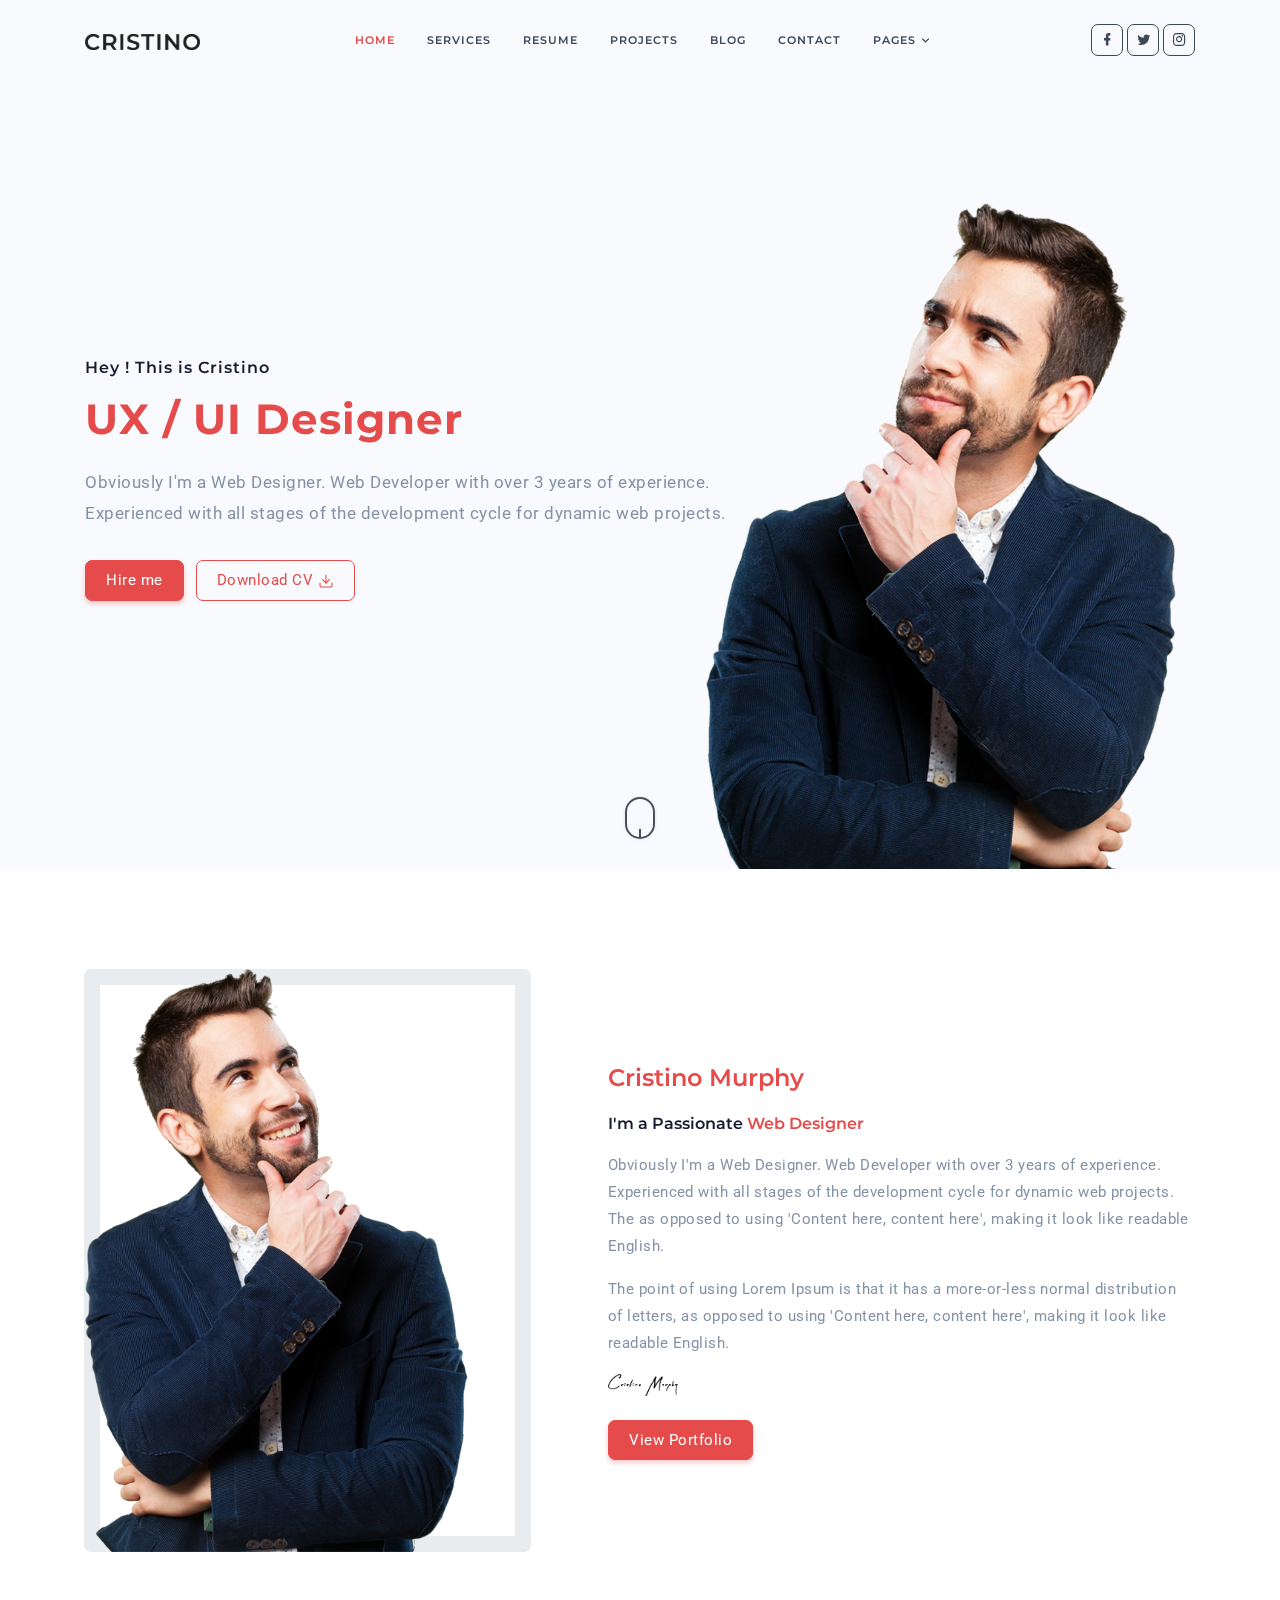
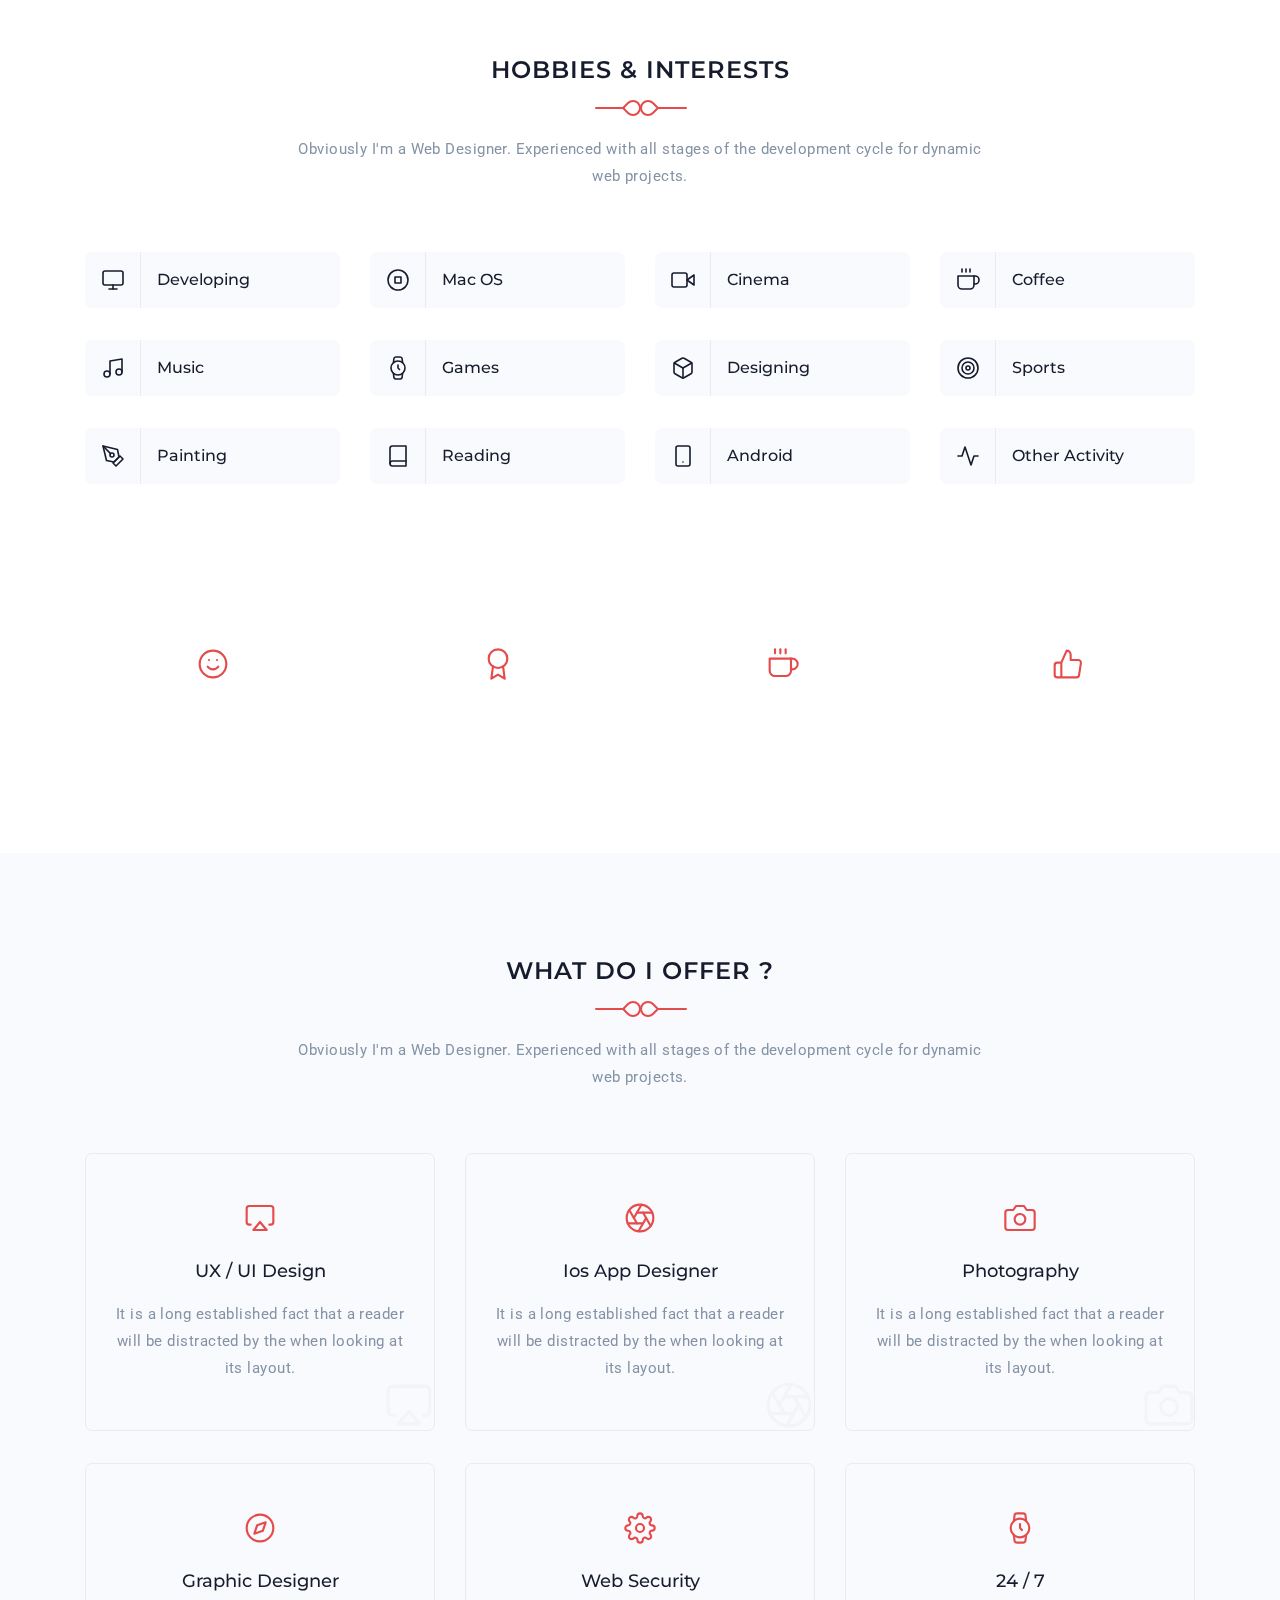
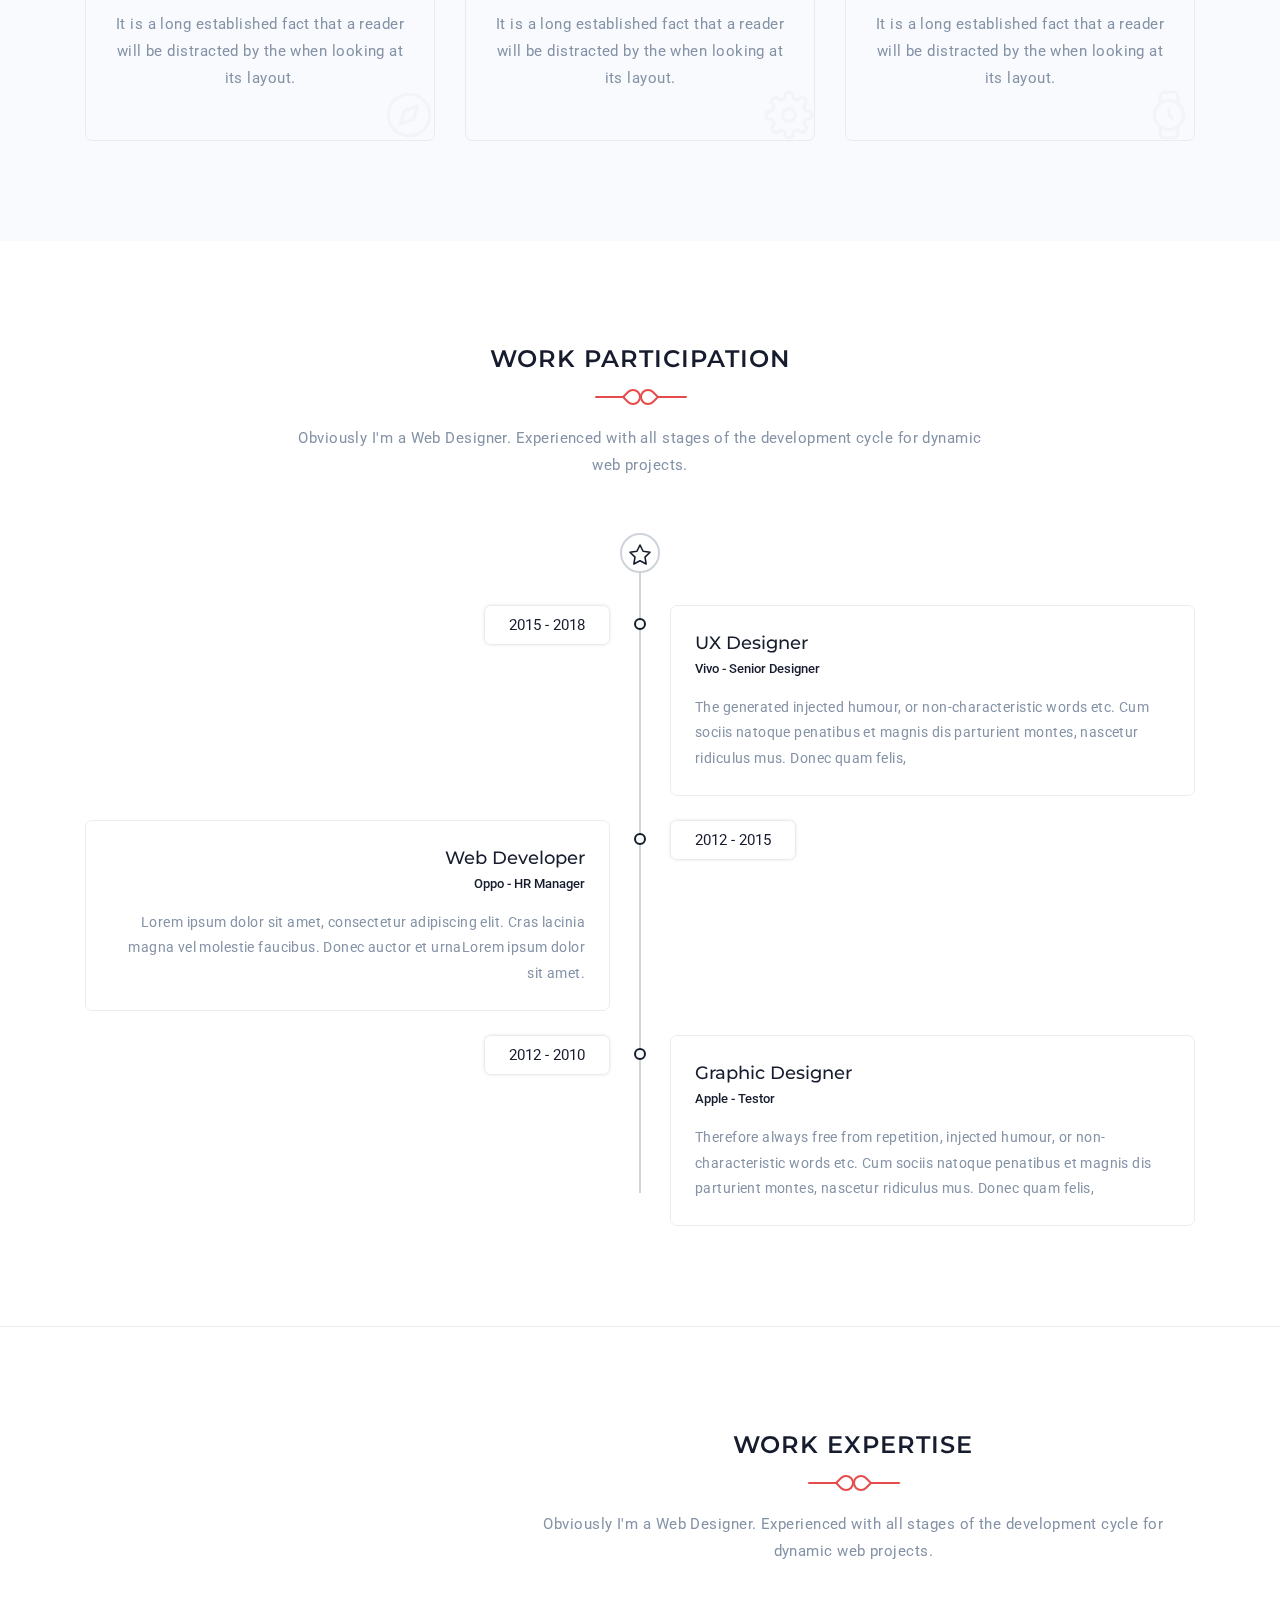
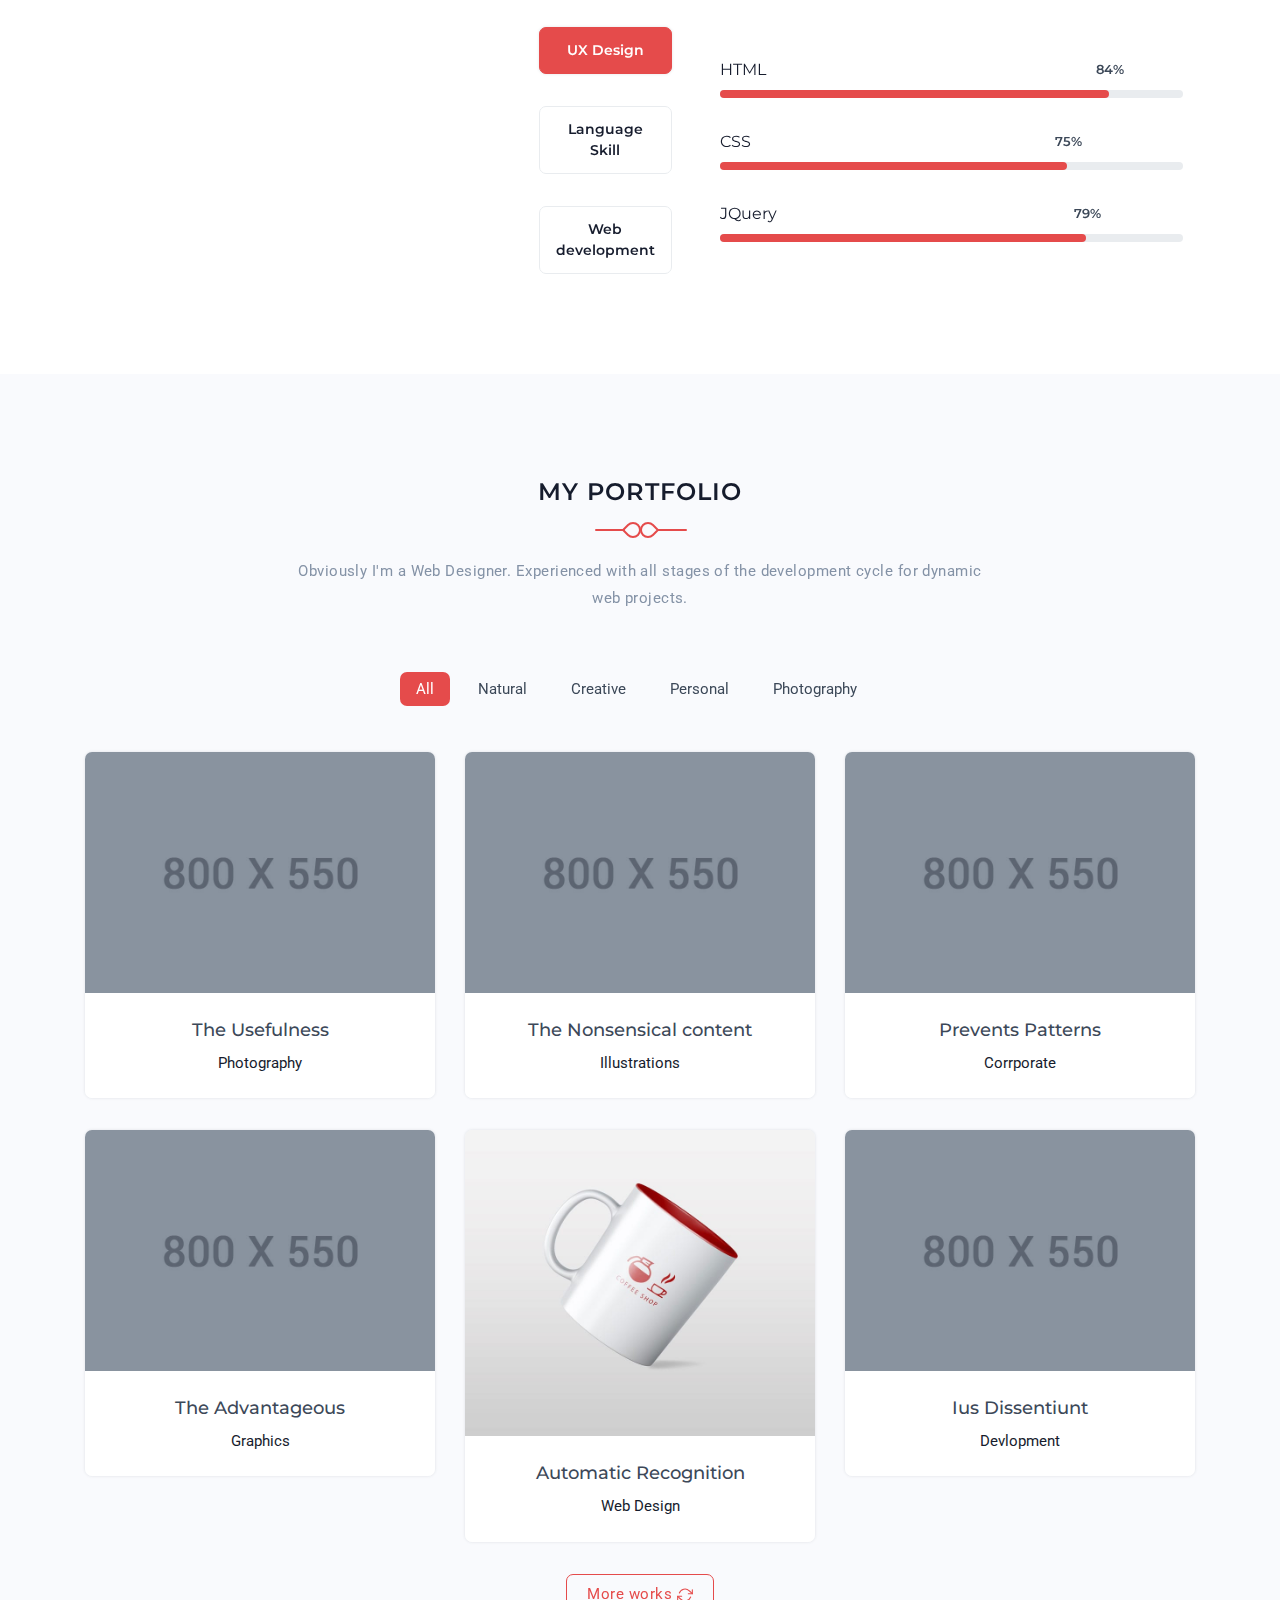
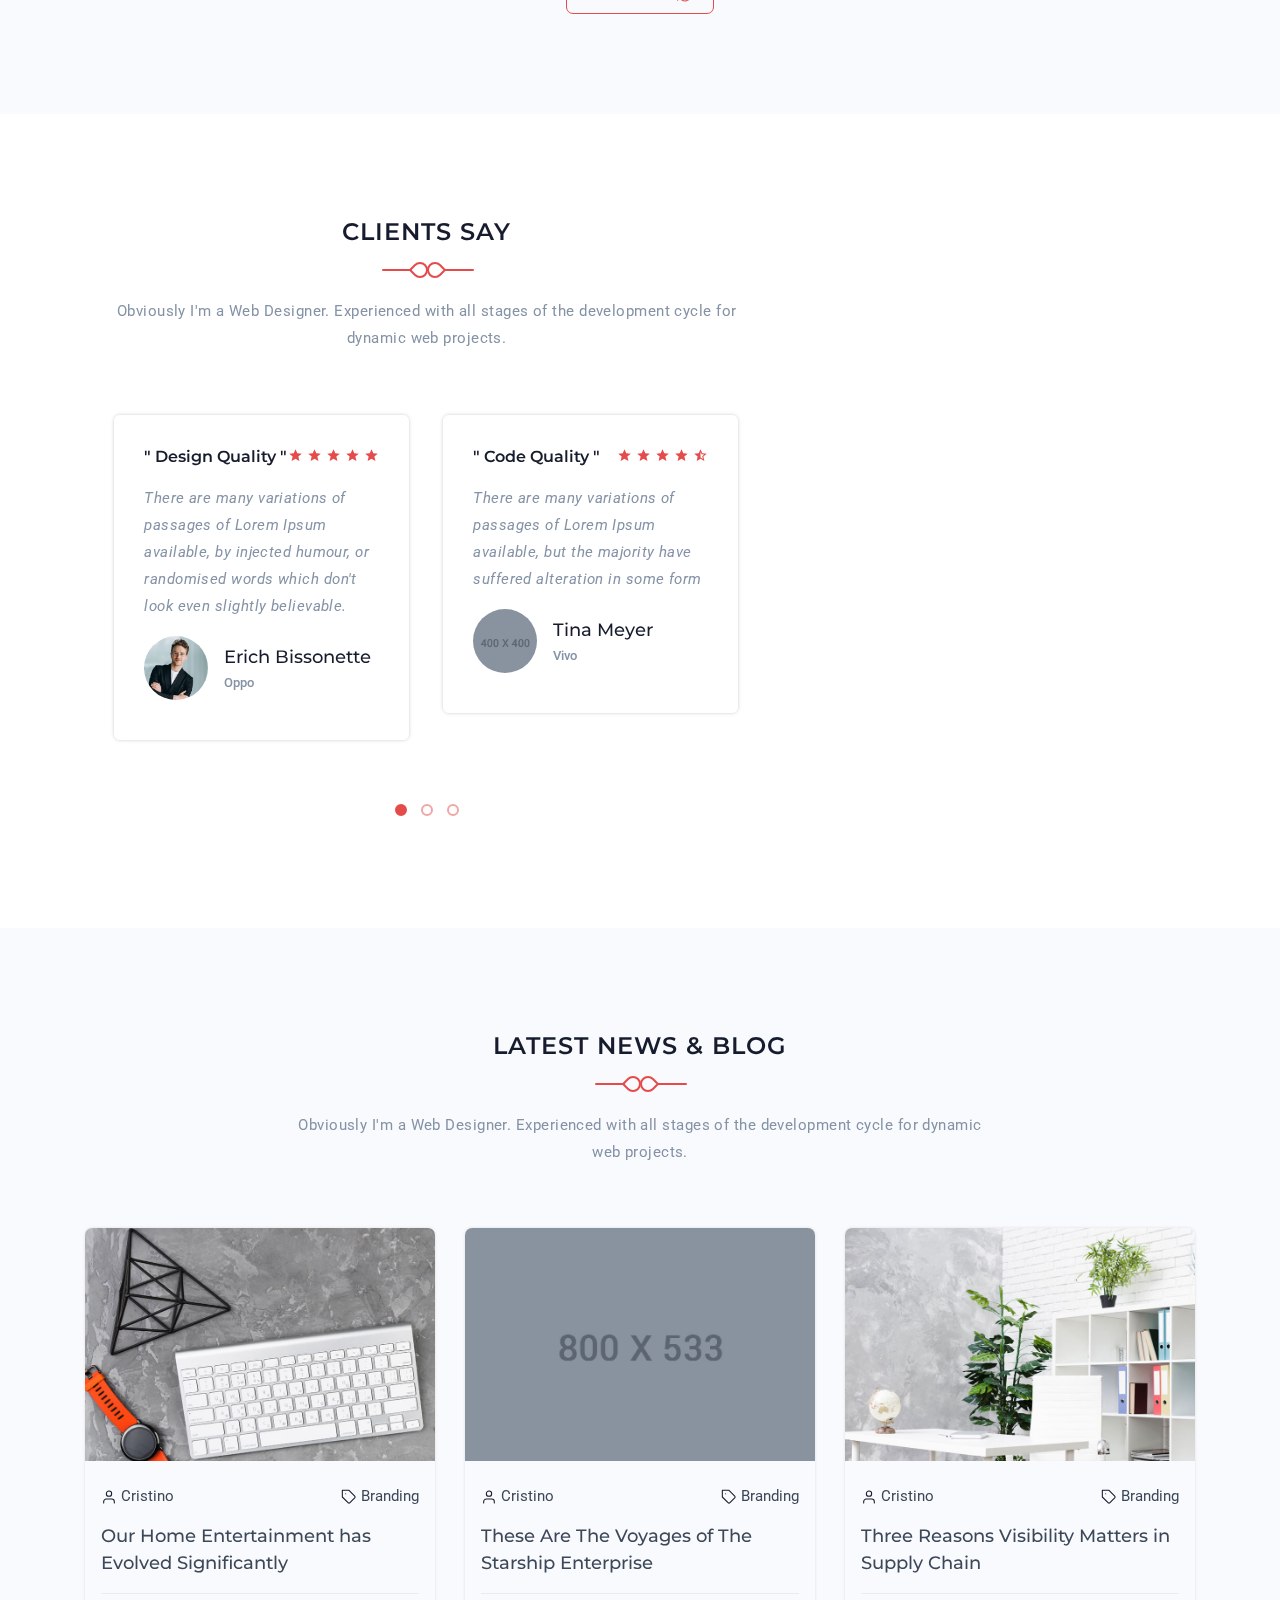
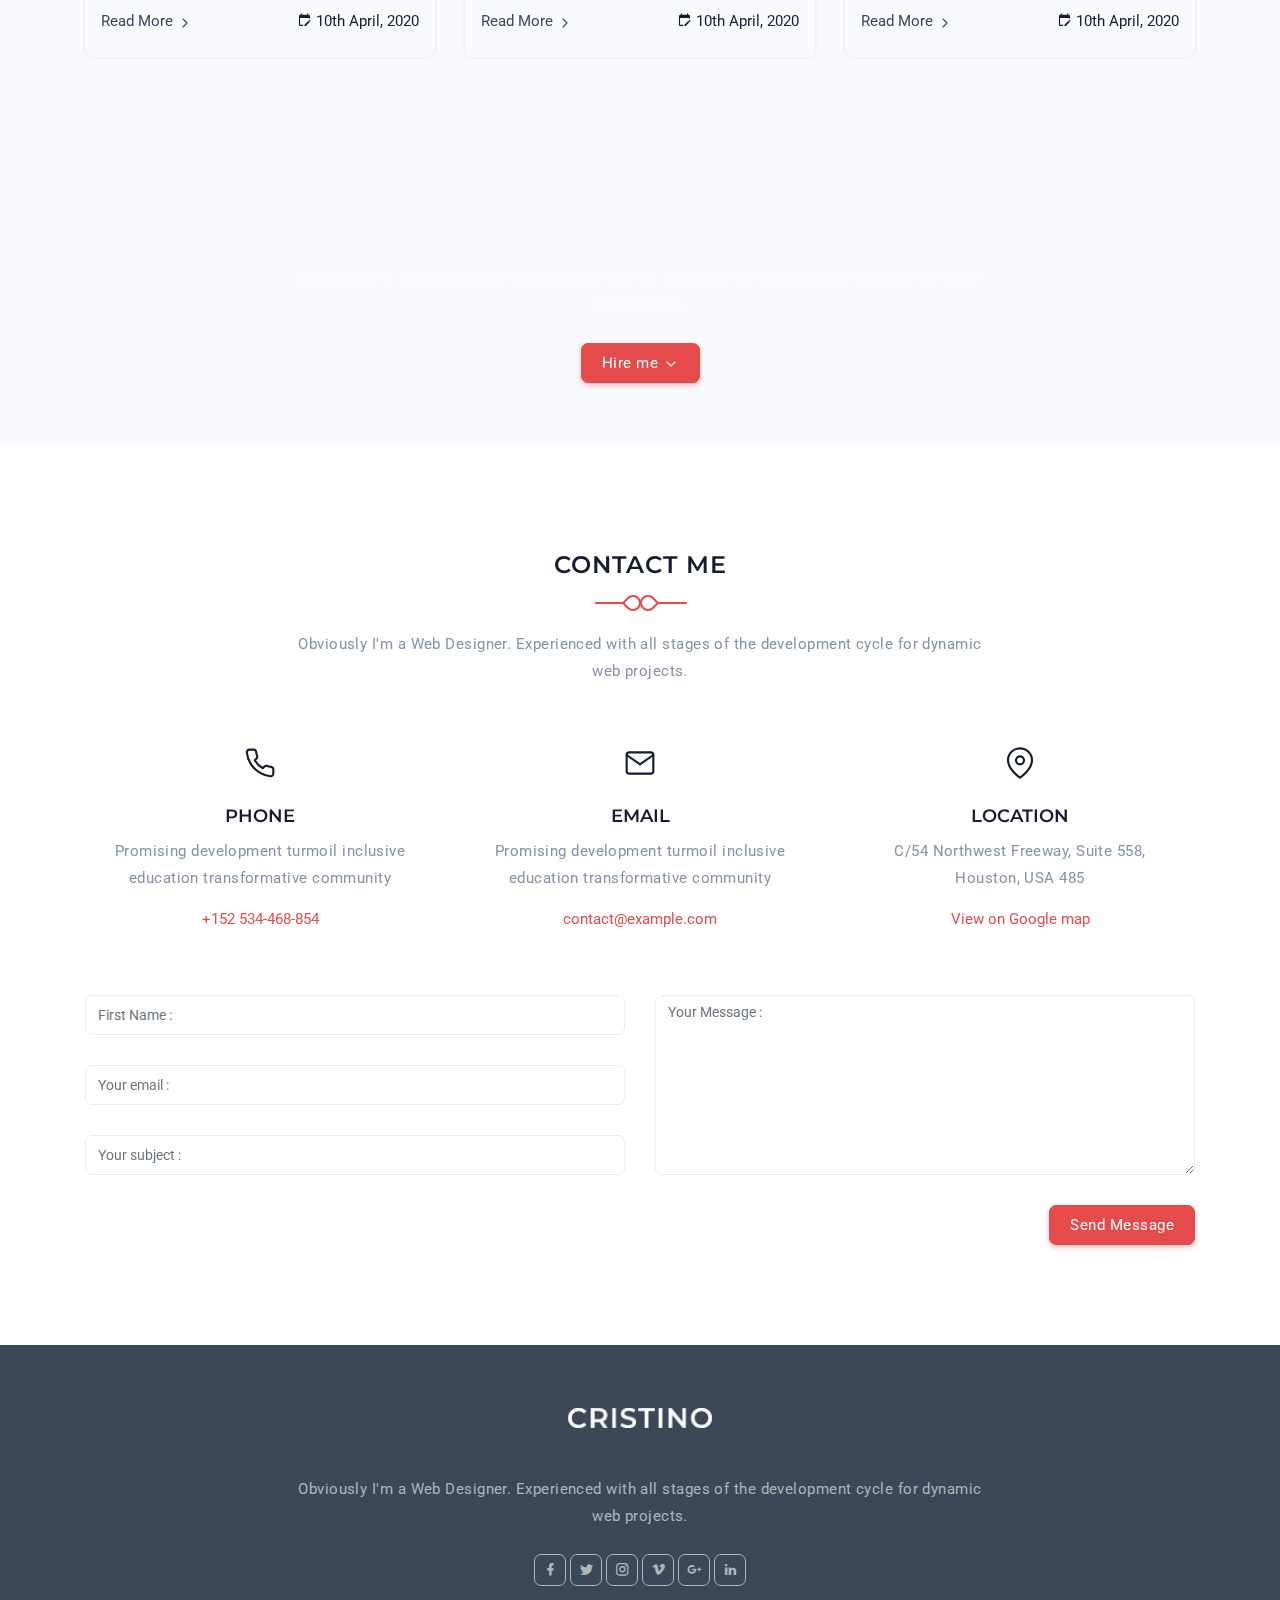
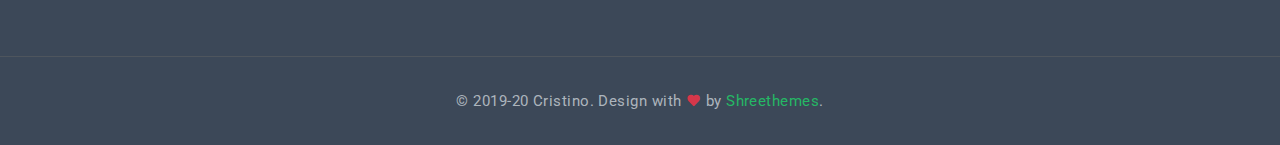
<file: index-parallax.html>
<!DOCTYPE html>
    <html lang="en">

    <head>
        <meta charset="utf-8" />
        <title>Cristino - Personal Portfolio Template</title>
        <meta name="viewport" content="width=device-width, initial-scale=1.0">
        <meta name="description" content="Premium Bootstrap 4 Landing Page Template" />
        <meta name="keywords" content="bootstrap 4, premium, marketing, multipurpose" />
        <meta content="Shreethemes" name="author" />
        <!-- favicon -->
        <link rel="shortcut icon" href="images/favicon.ico">
        <!-- Bootstrap -->
        <link href="css/bootstrap.min.css" rel="stylesheet" type="text/css" />
        <!-- Magnific -->
        <link href="css/magnific-popup.css" rel="stylesheet" type="text/css" />
        <!-- Icon -->
        <link href="css/materialdesignicons.min.css" rel="stylesheet" type="text/css" />
                  
        <!-- SLICK SLIDER -->
        <link rel="stylesheet" href="css/owl.carousel.min.css"/> 
        <link rel="stylesheet" href="css/owl.theme.css"/> 
        <link rel="stylesheet" href="css/owl.transitions.css"/>    
        <!-- Custom Css -->
        <link href="css/style.css" rel="stylesheet" type="text/css" id="theme-opt" />
        <link href="css/colors/default.css" rel="stylesheet" id="color-opt">

    </head>

    <body>
        <!-- Loader -->
        <div id="preloader">
            <div id="status">
                <div class="logo">
                    <img src="images/logo.png" height="20" class="d-block mx-auto" alt="">
                </div>
                <div class="spinner">
                    <div class="bounce1"></div>
                    <div class="bounce2"></div>
                    <div class="bounce3"></div>
                </div>
            </div>
        </div>
        <!-- Loader -->
        
        <!-- Navbar Start -->
        <nav class="navbar navbar-expand-lg fixed-top navbar-custom navbar-light sticky">
            <div class="container">
                <a class="navbar-brand" href="index.html">
                    <img src="images/logo.png" height="16" alt="">
                </a>
                <button class="navbar-toggler" type="button" data-toggle="collapse" data-target="#navbarCollapse" aria-controls="navbarCollapse" aria-expanded="false" aria-label="Toggle navigation">
                    <span data-feather="menu" class="fea icon-md"></span>
                </button><!--end button-->

                <div class="collapse navbar-collapse" id="navbarCollapse">
                    <ul class="navbar-nav navbar-nav-link mx-auto">
                        <li class="nav-item active">
                            <a class="nav-link" href="#home">Home</a>
                        </li><!--end nav item-->
                        <li class="nav-item">
                            <a class="nav-link" href="#services">Services</a>
                        </li><!--end nav item-->
                        <li class="nav-item">
                            <a class="nav-link" href="#resume">Resume</a>
                        </li><!--end nav item-->
                        <li class="nav-item">
                            <a class="nav-link" href="#projects">Projects</a>
                        </li><!--end nav item-->
                        <li class="nav-item">
                            <a class="nav-link" href="#news">Blog</a>
                        </li><!--end nav item-->
                        <li class="nav-item">
                            <a class="nav-link" href="#contact">Contact</a>
                        </li><!--end nav item-->
                        <li class="nav-item dropdown">
                            <a class="nav-link dropdown-toggle" href="javascript:void(0)" id="navbarDropdown" role="button"
                                data-toggle="dropdown" aria-haspopup="true" aria-expanded="false">Pages
                            </a>
                            <div class="dropdown-menu rounded m-0" aria-labelledby="navbarDropdown">
                                <div class="container mx-0 mx-md-0">
                                    <div class="row">
                                        <div class="col-md-12">
                                            <a class="dropdown-item" href="page-blog.html">Blog</a>
                                            <a class="dropdown-item" href="page-blog-detail.html">Blog Detail</a>
                                            <a class="dropdown-item" href="page-portfolio.html">Portfolio</a>
                                            <a class="dropdown-item" href="page-portfolio-detail.html">Portfolio Detail</a>
                                        </div><!--end col-->
                                    </div><!--end row-->
                                </div><!--end container-->
                            </div>
                        </li><!--end nav item-->
                    </ul>

                    <ul class="list-unstyled mb-0 mt-2 mt-sm-0 social-icon">
                        <li class="list-inline-item"><a href="javascript:void(0)"><i class="mdi mdi-facebook"></i></a></li>
                        <li class="list-inline-item"><a href="javascript:void(0)"><i class="mdi mdi-twitter"></i></a></li>
                        <li class="list-inline-item"><a href="javascript:void(0)"><i class="mdi mdi-instagram"></i></a></li>
                    </ul>
                </div> 
            </div><!--end container-->
        </nav><!--end navbar-->
        <!-- Navbar End -->

        <!-- HOME START-->
        <section class="bg-home bg-light d-table w-100" style="background:url('images/home/01.png') center center" data-jarallax='{"speed": 0.5}' id="home">
            <div class="container">
                <div class="row mt-5 align-items-center">
                    <div class="col-lg-12">
                        <div class="title-heading mt-5">
                            <h6 class="sub-title">Hey ! This is Cristino</h6>
                            <h1 class="heading text-primary mb-3">UX / UI Designer</h1>
                            <p class="para-desc text-muted">Obviously I'm a Web Designer. Web Developer with over 3 years of experience. Experienced with all stages of the development cycle for dynamic web projects.</p>
                            <div class="mt-4 pt-2">
                                <a href="javascript:void(0)" class="btn btn-primary rounded mb-2 mr-2">Hire me</a>
                                <a href="javascript:void(0)" class="btn btn-outline-primary rounded mb-2">Download CV <i data-feather="download" class="fea icon-sm"></i></a>
                            </div>
                        </div>
                    </div><!--end col-->
                </div><!--end row-->
            </div><!--end container--> 
            <a href="#about" data-scroll-nav="1" class="mouse-icon rounded-pill bg-transparent mouse-down">
                <span class="wheel position-relative d-block mover"></span>
            </a>
        </section><!--end section-->
        <!-- HOME END-->
        
        <!-- About Start -->
        <section class="section pb-3" id="about">
            <div class="container">
                <div class="row align-items-center">
                    <div class="col-lg-5 col-md-5">
                        <div class="about-hero">
                            <img src="images/hero.png" class="img-fluid mx-auto d-block about-tween position-relative" alt="">
                        </div>
                    </div><!--end col-->

                    <div class="col-lg-7 col-md-7 mt-4 pt-2 mt-sm-0 pt-sm-0">
                        <div class="section-title mb-0 ml-lg-5 ml-md-3">
                            <h4 class="title text-primary mb-3">Cristino Murphy</h4>
                            <h6 class="designation mb-3">I'm a Passionate <span class="text-primary">Web Designer</span></h6>
                            <p class="text-muted">Obviously I'm a Web Designer. Web Developer with over 3 years of experience. Experienced with all stages of the development cycle for dynamic web projects. The as opposed to using 'Content here, content here', making it look like readable English.</p>
                            <p class="text-muted">The point of using Lorem Ipsum is that it has a more-or-less normal distribution of letters, as opposed to using 'Content here, content here', making it look like readable English.</p>
                            <img src="images/sign.png" height="22" alt="">
                            <div class="mt-4">
                                <a href="#projects" class="btn btn-primary mouse-down">View Portfolio</a>
                            </div>
                        </div>
                    </div><!--end col-->
                </div><!--end row-->
            </div><!--end container-->

            <div class="container mt-100 mt-60">
                <div class="row justify-content-center">
                    <div class="col-12 text-center">
                        <div class="section-title">
                            <div class="titles">
                                <h4 class="title title-line text-uppercase mb-4 pb-4">Hobbies & Interests</h4>
                                <span></span>
                            </div>
                            <p class="text-muted mx-auto para-desc mb-0">Obviously I'm a Web Designer. Experienced with all stages of the development cycle for dynamic web projects.</p>
                        </div>
                    </div><!--end col-->
                </div><!--end row-->
                
                <div class="row">
                    <div class="col-lg-3 col-md-4 col-12 mt-4 pt-2">
                        <div class="interests-desc bg-light position-relative px-2 py-3 rounded">
                            <div class="hobbies d-flex align-items-center">
                                <div class="text-center rounded-pill mr-4">
                                    <i data-feather="monitor" class="icon fea icon-md-sm"></i>
                                </div>
                                <div class="content">
                                    <h6 class="title mb-0">Developing</h6>
                                </div>
                            </div>
                        </div>
                    </div><!--end col-->
                    
                    <div class="col-lg-3 col-md-4 col-12 mt-4 pt-2">
                        <div class="interests-desc bg-light position-relative px-2 py-3 rounded">
                            <div class="hobbies d-flex align-items-center">
                                <div class="text-center rounded-pill mr-4">
                                    <i data-feather="stop-circle" class="icon fea icon-md-sm"></i>
                                </div>
                                <div class="content">
                                    <h6 class="title mb-0">Mac OS</h6>
                                </div>
                            </div>
                        </div>
                    </div><!--end col-->
                    
                    <div class="col-lg-3 col-md-4 col-12 mt-4 pt-2">
                        <div class="interests-desc bg-light position-relative px-2 py-3 rounded">
                            <div class="hobbies d-flex align-items-center">
                                <div class="text-center rounded-pill mr-4">
                                    <i data-feather="video" class="icon fea icon-md-sm"></i>
                                </div>
                                <div class="content">
                                    <h6 class="title mb-0">Cinema</h6>
                                </div>
                            </div>
                        </div>
                    </div><!--end col-->
                    
                    <div class="col-lg-3 col-md-4 col-12 mt-4 pt-2">
                        <div class="interests-desc bg-light position-relative px-2 py-3 rounded">
                            <div class="hobbies d-flex align-items-center">
                                <div class="text-center rounded-pill mr-4">
                                    <i data-feather="coffee" class="icon fea icon-md-sm"></i>
                                </div>
                                <div class="content">
                                    <h6 class="title mb-0">Coffee</h6>
                                </div>
                            </div>
                        </div>
                    </div><!--end col-->
                    
                    <div class="col-lg-3 col-md-4 col-12 mt-4 pt-2">
                        <div class="interests-desc bg-light position-relative px-2 py-3 rounded">
                            <div class="hobbies d-flex align-items-center">
                                <div class="text-center rounded-pill mr-4">
                                    <i data-feather="music" class="icon fea icon-md-sm"></i>
                                </div>
                                <div class="content">
                                    <h6 class="title mb-0">Music</h6>
                                </div>
                            </div>
                        </div>
                    </div><!--end col-->
                    
                    <div class="col-lg-3 col-md-4 col-12 mt-4 pt-2">
                        <div class="interests-desc bg-light position-relative px-2 py-3 rounded">
                            <div class="hobbies d-flex align-items-center">
                                <div class="text-center rounded-pill mr-4">
                                    <i data-feather="watch" class="icon fea icon-md-sm"></i>
                                </div>
                                <div class="content">
                                    <h6 class="title mb-0">Games</h6>
                                </div>
                            </div>
                        </div>
                    </div><!--end col-->
                    
                    <div class="col-lg-3 col-md-4 col-12 mt-4 pt-2">
                        <div class="interests-desc bg-light position-relative px-2 py-3 rounded">
                            <div class="hobbies d-flex align-items-center">
                                <div class="text-center rounded-pill mr-4">
                                    <i data-feather="box" class="icon fea icon-md-sm"></i>
                                </div>
                                <div class="content">
                                    <h6 class="title mb-0">Designing</h6>
                                </div>
                            </div>
                        </div>
                    </div><!--end col-->
                    
                    <div class="col-lg-3 col-md-4 col-12 mt-4 pt-2">
                        <div class="interests-desc bg-light position-relative px-2 py-3 rounded">
                            <div class="hobbies d-flex align-items-center">
                                <div class="text-center rounded-pill mr-4">
                                    <i data-feather="target" class="icon fea icon-md-sm"></i>
                                </div>
                                <div class="content">
                                    <h6 class="title mb-0">Sports</h6>
                                </div>
                            </div>
                        </div>
                    </div><!--end col-->
                    
                    <div class="col-lg-3 col-md-4 col-12 mt-4 pt-2">
                        <div class="interests-desc bg-light position-relative px-2 py-3 rounded">
                            <div class="hobbies d-flex align-items-center">
                                <div class="text-center rounded-pill mr-4">
                                    <i data-feather="pen-tool" class="icon fea icon-md-sm"></i>
                                </div>
                                <div class="content">
                                    <h6 class="title mb-0">Painting</h6>
                                </div>
                            </div>
                        </div>
                    </div><!--end col-->
                    
                    <div class="col-lg-3 col-md-4 col-12 mt-4 pt-2">
                        <div class="interests-desc bg-light position-relative px-2 py-3 rounded">
                            <div class="hobbies d-flex align-items-center">
                                <div class="text-center rounded-pill mr-4">
                                    <i data-feather="book" class="icon fea icon-md-sm"></i>
                                </div>
                                <div class="content">
                                    <h6 class="title mb-0">Reading</h6>
                                </div>
                            </div>
                        </div>
                    </div><!--end col-->
                    
                    <div class="col-lg-3 col-md-4 col-12 mt-4 pt-2">
                        <div class="interests-desc bg-light position-relative px-2 py-3 rounded">
                            <div class="hobbies d-flex align-items-center">
                                <div class="text-center rounded-pill mr-4">
                                    <i data-feather="smartphone" class="icon fea icon-md-sm"></i>
                                </div>
                                <div class="content">
                                    <h6 class="title mb-0">Android</h6>
                                </div>
                            </div>
                        </div>
                    </div><!--end col-->
                    
                    <div class="col-lg-3 col-md-4 col-12 mt-4 pt-2">
                        <div class="interests-desc bg-light position-relative px-2 py-3 rounded">
                            <div class="hobbies d-flex align-items-center">
                                <div class="text-center rounded-pill mr-4">
                                    <i data-feather="activity" class="icon fea icon-md-sm"></i>
                                </div>
                                <div class="content">
                                    <h6 class="title mb-0">Other Activity</h6>
                                </div>
                            </div>
                        </div>
                    </div><!--end col-->
                </div>
            </div><!--end container-->

            <div class="container-fluid mt-100 mt-60">
                <div class="rounded py-md-5 py-4" style="background: url('images/bg-counter.jpg') center center;" data-jarallax='{"speed": 0.5}'>
                    <div class="container">
                        <div class="row" id="counter">
                            <div class="col-lg-3 col-6">
                                <div class="counter-box rounded py-3 text-center">
                                    <div class="counter-icon">
                                        <i data-feather="smile" class="fea icon-md text-primary"></i>
                                    </div>
                                    <h3 class="counter-value mt-3 text-white title-dark" data-count="1251">95</h3>
                                    <h6 class="counter-head font-weight-normal mb-0 text-white title-dark">Happy Client</h6>
                                </div><!--end counter box-->
                            </div><!--end col-->
    
                            <div class="col-lg-3 col-6">
                                <div class="counter-box rounded py-3 text-center">
                                    <div class="counter-icon">
                                        <i data-feather="award" class="fea icon-md text-primary"></i>
                                    </div>
                                    <h3 class="counter-value mt-3 text-white title-dark" data-count="15">1</h3>
                                    <h6 class="counter-head font-weight-normal mb-0 text-white title-dark">Award Won</h6>
                                </div><!--end counter box-->
                            </div><!--end col-->
    
                            <div class="col-lg-3 col-6">
                                <div class="counter-box rounded py-3 text-center">
                                    <div class="counter-icon">
                                        <i data-feather="coffee" class="fea icon-md text-primary"></i>
                                    </div>
                                    <h3 class="counter-value mt-3 text-white title-dark" data-count="3261">30</h3>
                                    <h6 class="counter-head font-weight-normal mb-0 text-white title-dark">Cup of Coffee</h6>
                                </div><!--end counter box-->
                            </div><!--end col-->
    
                            <div class="col-lg-3 col-6">
                                <div class="counter-box rounded py-3 text-center">
                                    <div class="counter-icon">
                                        <i data-feather="thumbs-up" class="fea icon-md text-primary"></i>
                                    </div>
                                    <h3 class="counter-value mt-3 text-white title-dark" data-count="36">3</h3>
                                    <h6 class="counter-head font-weight-normal mb-0 text-white title-dark">Project Complete</h6>
                                </div><!--end counter box-->
                            </div><!--end col-->
                        </div><!--end row-->
                    </div><!--end container-->
                </div><!--end div-->
            </div><!--end container fluid-->
        </section>
        <!-- About end -->
            
        <!-- Services Start -->
        <section class="section bg-light" id="services">
            <div class="container">
                <div class="row justify-content-center">
                    <div class="col-12 text-center">
                        <div class="section-title">
                            <div class="titles">
                                <h4 class="title title-line text-uppercase mb-4 pb-4">What Do I Offer ?</h4>
                                <span></span>
                            </div>
                            <p class="text-muted mx-auto para-desc mb-0">Obviously I'm a Web Designer. Experienced with all stages of the development cycle for dynamic web projects.</p>
                        </div>
                    </div><!--end col-->
                </div><!--end row-->

                <div class="row">                    
                    <div class="col-lg-4 col-md-6 col-12 mt-4 pt-2">
                        <div class="service-wrapper rounded position-relative text-center border border-footer p-4 pt-5 pb-5">
                            <div class="icon text-primary">
                                <i data-feather="airplay" class="fea icon-md"></i>
                            </div>
                            <div class="content mt-4">
                                <h5 class="title">UX / UI Design</h5>
                                <p class="text-muted mt-3 mb-0">It is a long established fact that a reader will be distracted by the when looking at its layout.</p>
                            </div>
                            <div class="big-icon">
                                <i data-feather="airplay" class="fea icons"></i>
                            </div>
                        </div>
                    </div><!--end col-->

                    <div class="col-lg-4 col-md-6 col-12 mt-4 pt-2">
                        <div class="service-wrapper rounded position-relative text-center border border-footer p-4 pt-5 pb-5">
                            <div class="icon text-primary">
                                <i data-feather="aperture" class="fea icon-md"></i>
                            </div>
                            <div class="content mt-4">
                                <h5 class="title">Ios App Designer</h5>
                                <p class="text-muted mt-3 mb-0">It is a long established fact that a reader will be distracted by the when looking at its layout.</p>
                            </div>
                            <div class="big-icon">
                                <i data-feather="aperture" class="fea icons"></i>
                            </div>
                        </div>
                    </div><!--end col-->
                    
                    <div class="col-lg-4 col-md-6 col-12 mt-4 pt-2">
                        <div class="service-wrapper rounded position-relative text-center border border-footer p-4 pt-5 pb-5">
                            <div class="icon text-primary">
                                <i data-feather="camera" class="fea icon-md"></i>
                            </div>
                            <div class="content mt-4">
                                <h5 class="title">Photography</h5>
                                <p class="text-muted mt-3 mb-0">It is a long established fact that a reader will be distracted by the when looking at its layout.</p>
                            </div>
                            <div class="big-icon">
                                <i data-feather="camera" class="fea icons"></i>
                            </div>
                        </div>
                    </div><!--end col-->
                    
                    <div class="col-lg-4 col-md-6 col-12 mt-4 pt-2">
                        <div class="service-wrapper rounded position-relative text-center border border-footer p-4 pt-5 pb-5">
                            <div class="icon text-primary">
                                <i data-feather="compass" class="fea icon-md"></i>
                            </div>
                            <div class="content mt-4">
                                <h5 class="title">Graphic Designer</h5>
                                <p class="text-muted mt-3 mb-0">It is a long established fact that a reader will be distracted by the when looking at its layout.</p>
                            </div>
                            <div class="big-icon">
                                <i data-feather="compass" class="fea icons"></i>
                            </div>
                        </div>
                    </div><!--end col-->
                    
                    <div class="col-lg-4 col-md-6 col-12 mt-4 pt-2">
                        <div class="service-wrapper rounded position-relative text-center border border-footer p-4 pt-5 pb-5">
                            <div class="icon text-primary">
                                <i data-feather="settings" class="fea icon-md"></i>
                            </div>
                            <div class="content mt-4">
                                <h5 class="title">Web Security</h5>
                                <p class="text-muted mt-3 mb-0">It is a long established fact that a reader will be distracted by the when looking at its layout.</p>
                            </div>
                            <div class="big-icon">
                                <i data-feather="settings" class="fea icons"></i>
                            </div>
                        </div>
                    </div><!--end col-->
                    
                    <div class="col-lg-4 col-md-6 col-12 mt-4 pt-2">
                        <div class="service-wrapper rounded position-relative text-center border border-footer p-4 pt-5 pb-5">
                            <div class="icon text-primary">
                                <i data-feather="watch" class="fea icon-md"></i>
                            </div>
                            <div class="content mt-4">
                                <h5 class="title">24 / 7</h5>
                                <p class="text-muted mt-3 mb-0">It is a long established fact that a reader will be distracted by the when looking at its layout.</p>
                            </div>
                            <div class="big-icon">
                                <i data-feather="watch" class="fea icons"></i>
                            </div>
                        </div>
                    </div><!--end col-->
                </div><!--end row-->
            </div><!--end container-->
        </section>
        <!-- Services End -->

        <!-- Resume Start -->
        <section class="section" id="resume">
            <div class="container">
                <div class="row justify-content-center">
                    <div class="col-12 text-center">
                        <div class="section-title">
                            <div class="titles">
                                <h4 class="title title-line text-uppercase mb-4 pb-4">Work Participation</h4>
                                <span></span>
                            </div>
                            <p class="text-muted mx-auto para-desc mb-0">Obviously I'm a Web Designer. Experienced with all stages of the development cycle for dynamic web projects.</p>
                        </div>
                    </div><!--end col-->
                </div><!--end row-->

                <div class="row">
                    <div class="col-12">
                        <div class="main-icon rounded-pill text-center mt-4 pt-2">
                            <i data-feather="star" class="fea icon-md-sm"></i>
                        </div>
                        <div class="timeline-page pt-2 position-relative">
                            <div class="timeline-item mt-4">
                                <div class="row">
                                    <div class="col-lg-6 col-md-6 col-sm-6">
                                        <div class="duration date-label-left border rounded p-2 pl-4 pr-4 position-relative shadow text-left">2015 - 2018</div>
                                    </div><!--end col-->
                                    <div class="col-lg-6 col-md-6 col-sm-6">
                                        <div class="event event-description-right rounded p-4 border float-left text-left">
                                            <h5 class="title mb-0 text-capitalize">UX Designer</h5>
                                            <small class="company">Vivo - Senior Designer</small>
                                            <p class="timeline-subtitle mt-3 mb-0 text-muted">The generated injected humour, or non-characteristic words etc. Cum sociis natoque penatibus et magnis dis parturient montes, nascetur ridiculus mus. Donec quam felis,</p>
                                        </div>
                                    </div><!--end col-->
                                </div><!--end row-->
                            </div><!--end timeline item-->
            
                            <div class="timeline-item mt-4">
                                <div class="row">
                                    <div class="col-lg-6 col-md-6 col-sm-6 order-sm-1 order-2">
                                        <div class="event event-description-left rounded p-4 border float-left text-right">
                                            <h5 class="title mb-0 text-capitalize">Web Developer</h5>
                                            <small class="company">Oppo - HR Manager</small>
                                            <p class="timeline-subtitle mt-3 mb-0 text-muted">Lorem ipsum dolor sit amet, consectetur adipiscing elit. Cras lacinia magna vel molestie faucibus. Donec auctor et urnaLorem ipsum dolor sit amet.</p>
                                        </div>
                                    </div><!--end col-->
                                    <div class="col-lg-6 col-md-6 col-sm-6 order-sm-2 order-1">
                                        <div class="duration duration-right rounded border p-2 pl-4 pr-4 position-relative shadow text-left">2012 - 2015</div>
                                    </div><!--end col-->
                                </div><!--end row-->
                            </div><!--end timeline item-->
        
                            <div class="timeline-item mt-4">
                                <div class="row">
                                    <div class="col-lg-6 col-md-6 col-sm-6">
                                        <div class="duration date-label-left border rounded p-2 pl-4 pr-4 position-relative shadow text-left"> 2012 - 2010</div>
                                    </div><!--end col-->
                                    <div class="col-lg-6 col-md-6 col-sm-6">
                                        <div class="event event-description-right rounded p-4 border float-left text-left">
                                            <h5 class="title mb-0 text-capitalize">Graphic Designer</h5>
                                            <small class="company">Apple - Testor</small>
                                            <p class="timeline-subtitle mt-3 mb-0 text-muted">Therefore always free from repetition, injected humour, or non-characteristic words etc. Cum sociis natoque penatibus et magnis dis parturient montes, nascetur ridiculus mus. Donec quam felis, </p>
                                        </div>
                                    </div><!--end col-->
                                </div><!--end row-->
                            </div><!--end timeline item-->
                        </div><!--end timeline page-->
                        <!-- TIMELINE END -->
                    </div><!--end col-->
                </div><!--end row-->
            </div><!--end container-->
        </section><!--end section-->   
        <!-- Skill End -->

        <!-- Skill & CTA START -->
        <section class="cta-full border-top">
            <div class="container-fluid">
                <div class="row position-relative">
                    <div class="col-lg-4 padding-less img" style="background-image:url('images/skills.jpg')" data-jarallax='{"speed": 0.5}'></div><!-- end col -->
                    <div class="col-lg-8 offset-lg-4">
                        <div class="cta-full-img-box">
                            <div class="row justify-content-center">
                                <div class="col-12 text-center">
                                    <div class="section-title">
                                        <div class="titles">
                                            <h4 class="title title-line text-uppercase mb-4 pb-4">Work Expertise</h4>
                                            <span></span>
                                        </div>
                                        <p class="text-muted mx-auto para-desc mb-0">Obviously I'm a Web Designer. Experienced with all stages of the development cycle for dynamic web projects.</p>
                                    </div>
                                </div><!--end col-->
                            </div><!--end row-->

                            <div class="row align-items-center">
                                <div class="col-lg-3 col-md-4 col-12">
                                    <ul class="nav nav-pills flex-column px-0" id="pills-tab" role="tablist">
                                        <li class="nav-item mt-4 pt-2">
                                            <a class="nav-link rounded active" id="pills-cloud-tab" data-toggle="pill" href="#pills-cloud" role="tab" aria-controls="pills-cloud" aria-selected="false">
                                                <div class="skill-container text-center pt-1 pb-1">
                                                    <h6 class="title mb-0">UX Design</h6>
                                                </div>
                                            </a><!--end nav link-->
                                        </li><!--end nav item-->
                                        
                                        <li class="nav-item mt-4 pt-2">
                                            <a class="nav-link rounded" id="pills-smart-tab" data-toggle="pill" href="#pills-smart" role="tab" aria-controls="pills-smart" aria-selected="false">
                                                <div class="skill-container text-center pt-1 pb-1">
                                                    <h6 class="title mb-0">Language Skill</h6>
                                                </div>
                                            </a><!--end nav link-->
                                        </li><!--end nav item-->
                                        
                                        <li class="nav-item mt-4 pt-2">
                                            <a class="nav-link rounded" id="pills-apps-tab" data-toggle="pill" href="#pills-apps" role="tab" aria-controls="pills-apps" aria-selected="false">
                                                <div class="skill-container text-center pt-1 pb-1">
                                                    <h6 class="title mb-0">Web development</h6>
                                                </div>
                                            </a><!--end nav link-->
                                        </li><!--end nav item-->
                                    </ul><!--end nav pills-->
                                </div><!--end col-->

                                <div class="col-lg-9 col-md-8 col-12">
                                    <div class="tab-content pl-lg-4" id="pills-tabContent">
                                        <div class="tab-pane fade show active" id="pills-cloud" role="tabpanel" aria-labelledby="pills-cloud-tab">
                                            <div class="progress-box mt-4 pt-2">
                                                <h6 class="font-weight-normal">HTML</h6>
                                                <div class="progress">
                                                    <div class="progress-bar position-relative bg-primary" style="width:84%;">
                                                        <div class="progress-value d-block text-dark h6">84%</div>
                                                    </div>
                                                </div>
                                            </div><!--end process box-->
                                            <div class="progress-box mt-4 pt-2">
                                                <h6 class="font-weight-normal">CSS</h6>
                                                <div class="progress">
                                                    <div class="progress-bar position-relative bg-primary" style="width:75%;">
                                                        <div class="progress-value d-block text-dark h6">75%</div>
                                                    </div>
                                                </div>
                                            </div><!--end process box-->
                                            <div class="progress-box mt-4 pt-2">
                                                <h6 class="font-weight-normal">JQuery</h6>
                                                <div class="progress">
                                                    <div class="progress-bar position-relative bg-primary" style="width:79%;">
                                                        <div class="progress-value d-block text-dark h6">79%</div>
                                                    </div>
                                                </div>
                                            </div><!--end process box-->
                                        </div><!--end teb pane-->
                                        
                                        <div class="tab-pane fade" id="pills-smart" role="tabpanel" aria-labelledby="pills-smart-tab">
                                            <div class="progress-box mt-4 pt-2">
                                                <h6 class="font-weight-normal">English</h6>
                                                <div class="progress">
                                                    <div class="progress-bar position-relative bg-primary" style="width:84%;">
                                                        <div class="progress-value d-block text-dark h6">84%</div>
                                                    </div>
                                                </div>
                                            </div><!--end process box-->
                                            <div class="progress-box mt-4 pt-2">
                                                <h6 class="font-weight-normal">Spanish</h6>
                                                <div class="progress">
                                                    <div class="progress-bar position-relative bg-primary" style="width:75%;">
                                                        <div class="progress-value d-block text-dark h6">75%</div>
                                                    </div>
                                                </div>
                                            </div><!--end process box-->
                                            <div class="progress-box mt-4 pt-2">
                                                <h6 class="font-weight-normal">German</h6>
                                                <div class="progress">
                                                    <div class="progress-bar position-relative bg-primary" style="width:79%;">
                                                        <div class="progress-value d-block text-dark h6">79%</div>
                                                    </div>
                                                </div>
                                            </div><!--end process box-->
                                        </div><!--end teb pane-->

                                        <div class="tab-pane fade" id="pills-apps" role="tabpanel" aria-labelledby="pills-apps-tab">
                                            <div class="progress-box mt-4 pt-2">
                                                <h6 class="font-weight-normal">Photoshop</h6>
                                                <div class="progress">
                                                    <div class="progress-bar position-relative bg-primary" style="width:84%;">
                                                        <div class="progress-value d-block text-dark h6">84%</div>
                                                    </div>
                                                </div>
                                            </div><!--end process box-->
                                            <div class="progress-box mt-4 pt-2">
                                                <h6 class="font-weight-normal">Sketch</h6>
                                                <div class="progress">
                                                    <div class="progress-bar position-relative bg-primary" style="width:75%;">
                                                        <div class="progress-value d-block text-dark h6">75%</div>
                                                    </div>
                                                </div>
                                            </div>
                                        </div><!--end teb pane-->
                                    </div><!--end tab content-->
                                </div><!--end col-->
                            </div> <!-- end row --> 
                        </div> <!-- end about detail -->
                    </div> <!-- end col -->        
                </div><!--end row-->
            </div><!--end container fluid-->
        </section><!--end section-->   
        <!-- Skill & CTA End -->

        <!-- Projects End -->
        <section class="section bg-light" id="projects">
            <div class="container">
                <div class="row justify-content-center">
                    <div class="col-12 text-center">
                        <div class="section-title">
                            <div class="titles">
                                <h4 class="title title-line text-uppercase mb-4 pb-4">My Portfolio</h4>
                                <span></span>
                            </div>
                            <p class="text-muted mx-auto para-desc mb-0">Obviously I'm a Web Designer. Experienced with all stages of the development cycle for dynamic web projects.</p>
                        </div>
                    </div><!--end col-->
                </div><!--end row-->
            </div>    
            
            <div class="container">                
                <div class="row mt-4 pt-2">
                    <div class="col-lg-12">
                        <ul class="portfolioFilter text-center mb-0 list-unstyled">
                            <li class="list-inline-item mb-3"><a href="#" data-filter="*" class="active text-dark mr-2 py-2 px-3 rounded">All</a></li>
                            <li class="list-inline-item mb-3"><a href="#" data-filter=".natural" class="text-dark mr-2 py-2 px-3 rounded">Natural</a></li>
                            <li class="list-inline-item mb-3"><a href="#" data-filter=".creative" class="text-dark mr-2 py-2 px-3 rounded">Creative</a></li>
                            <li class="list-inline-item mb-3"><a href="#" data-filter=".personal" class="text-dark mr-2 py-2 px-3 rounded">Personal</a></li>
                            <li class="list-inline-item mb-3"><a href="#" data-filter=".photography" class="text-dark mr-2 py-2 px-3 rounded">Photography</a></li>
                        </ul>
                    </div><!--end col-->
                </div><!--end row-->

                <div class="portfolioContainer row">
                    <div class="col-lg-4 col-md-6 mt-4 pt-2 natural personal">
                        <div class="portfolio-box rounded shadow position-relative overflow-hidden">
                            <div class="portfolio-box-img position-relative overflow-hidden">
                                <img src="images/portfolio/1.jpg" class="img-fluid" alt="member-image">
                                <div class="overlay-work">
                                    <div class="work-content text-center">
                                        <a href="images/portfolio/1.jpg" class="text-light work-icon bg-dark d-inline-block rounded-pill mfp-image"><i data-feather="camera" class="fea icon-sm image-icon"></i></a>
                                    </div>
                                </div>
                            </div>
                            <div class="gallary-title py-4 text-center">
                                <h5><a href="page-portfolio-detail.html" class="title text-dark">The Usefulness</a></h5>
                                <span>Photography</span>
                            </div>
                        </div>
                    </div><!--end col-->

                    <div class="col-lg-4 col-md-6 mt-4 pt-2 creative personal photography">
                        <div class="portfolio-box rounded shadow position-relative overflow-hidden">
                            <div class="portfolio-box-img position-relative overflow-hidden">
                                <img src="images/portfolio/2.jpg" class="img-fluid" alt="member-image">
                                <div class="overlay-work">
                                    <div class="work-content text-center">
                                        <a href="http://vimeo.com/287684225" class="play-btn video-play-icon text-light work-icon bg-dark d-inline-block rounded-pill"><i data-feather="video" class="fea icon-sm image-icon"></i></a>
                                    </div>
                                </div>
                            </div>
                            <div class="gallary-title py-4 text-center">
                                <h5><a href="page-portfolio-detail.html" class="title text-dark">The Nonsensical content</a></h5>
                                <span>Illustrations</span>
                            </div>
                        </div>
                    </div><!--end col-->

                    <div class="col-lg-4 col-md-6 mt-4 pt-2 natural creative">
                        <div class="portfolio-box rounded shadow position-relative overflow-hidden">
                            <div class="portfolio-box-img position-relative overflow-hidden">
                                <img src="images/portfolio/4.jpg" class="img-fluid" alt="member-image">
                                <div class="overlay-work">
                                    <div class="work-content text-center">
                                        <a href="images/portfolio/4.jpg" class="text-light work-icon bg-dark d-inline-block rounded-pill mfp-image"><i data-feather="camera" class="fea icon-sm image-icon"></i></a>
                                    </div>
                                </div>
                            </div>
                            <div class="gallary-title py-4 text-center">
                                <h5><a href="page-portfolio-detail.html" class="title text-dark">Prevents Patterns</a></h5>
                                <span>Corrporate</span>
                            </div>
                        </div>
                    </div><!--end col-->

                    <div class="col-lg-4 col-md-6 mt-4 pt-2  personal photography">
                        <div class="portfolio-box rounded shadow position-relative overflow-hidden">
                            <div class="portfolio-box-img position-relative overflow-hidden">
                                <img src="images/portfolio/6.jpg" class="img-fluid" alt="member-image">
                                <div class="overlay-work">
                                    <div class="work-content text-center">
                                        <a href="images/portfolio/6.jpg" class="text-light work-icon bg-dark d-inline-block rounded-pill mfp-image"><i data-feather="camera" class="fea icon-sm image-icon"></i></a>
                                    </div>
                                </div>
                            </div>
                            <div class="gallary-title py-4 text-center">
                                <h5><a href="page-portfolio-detail.html" class="title text-dark">The Advantageous</a></h5>
                                <span>Graphics</span>
                            </div>
                        </div>
                    </div><!--end col-->

                    <div class="col-lg-4 col-md-6 mt-4 pt-2 creative photography">
                        <div class="portfolio-box rounded shadow position-relative overflow-hidden">
                            <div class="portfolio-box-img position-relative overflow-hidden">
                                <img src="images/portfolio/3.jpg" class="img-fluid" alt="member-image">
                                <div class="overlay-work">
                                    <div class="work-content text-center">
                                        <a href="http://vimeo.com/287684225" class="play-btn video-play-icon text-light work-icon bg-dark d-inline-block rounded-pill"><i data-feather="video" class="fea icon-sm image-icon"></i></a>
                                    </div>
                                </div>
                            </div>
                            <div class="gallary-title py-4 text-center">
                                <h5><a href="page-portfolio-detail.html" class="title text-dark">Automatic Recognition</a></h5>
                                <span>Web Design</span>
                            </div>
                        </div>
                    </div><!--end col-->

                    <div class="col-lg-4 col-md-6 mt-4 pt-2 natural creative">
                        <div class="portfolio-box rounded shadow position-relative overflow-hidden">
                            <div class="portfolio-box-img position-relative overflow-hidden">
                                <img src="images/portfolio/5.jpg" class="img-fluid" alt="member-image">
                                <div class="overlay-work">
                                    <div class="work-content text-center">
                                        <a href="images/portfolio/5.jpg" class="text-light work-icon bg-dark d-inline-block rounded-pill mfp-image"><i data-feather="camera" class="fea icon-sm image-icon"></i></a>
                                    </div>
                                </div>
                            </div>
                            <div class="gallary-title py-4 text-center">
                                <h5><a href="page-portfolio-detail.html" class="title text-dark"> Ius Dissentiunt </a></h5>
                                <span>Devlopment</span>
                            </div>
                        </div>
                    </div><!--end col-->
                </div><!-- End row -->

                <div class="row">
                    <div class="col-lg-12 mt-4 pt-2">
                        <div class="text-center">
                            <a href="page-portfolio.html" class="btn btn-outline-primary">More works <i data-feather="refresh-cw" class="fea icon-sm"></i></a>
                        </div>
                    </div><!--end col-->
                </div><!--end row-->
            </div><!--end container-->
        </section><!--end section-->
        <!-- Projects End -->

        <!-- Testimonial Start -->
        <section class="cta-full">
            <div class="container-fluid">
                <div class="row position-relative">
                    <div class="col-lg-8 order-2">
                        <div class="cta-full-img-box">
                            <div class="row justify-content-center">
                                <div class="col-12 text-center">
                                    <div class="section-title">
                                        <div class="titles">
                                            <h4 class="title title-line text-uppercase mb-4 pb-4">Clients say</h4>
                                            <span></span>
                                        </div>
                                        <p class="text-muted mx-auto para-desc mb-0">Obviously I'm a Web Designer. Experienced with all stages of the development cycle for dynamic web projects.</p>
                                    </div>
                                </div><!--end col-->
                            </div><!--end row-->

                            <div class="row">
                                <div class="col-12">
                                    <div id="clients-testi" class="owl-carousel mt-3">
                                        <!--Start Client-->
                                        <div class="client-review border rounded m-3 mb-4 position-relative shadow">
                                            <div class="review-star">
                                                <ul class="list-unstyled float-right mb-0">
                                                    <li class="list-inline-item text-primary"><i class="mdi mdi-star"></i></li>
                                                    <li class="list-inline-item text-primary"><i class="mdi mdi-star"></i></li>
                                                    <li class="list-inline-item text-primary"><i class="mdi mdi-star"></i></li>
                                                    <li class="list-inline-item text-primary"><i class="mdi mdi-star"></i></li>
                                                    <li class="list-inline-item text-primary"><i class="mdi mdi-star"></i></li>
                                                </ul>

                                                <div class="review-base">
                                                    <h6 class="title">" Design Quality "</h6>
                                                </div>
                                            </div><!--end review star-->

                                            <p class="text-muted review-para font-italic mt-3 mb-3">There are many variations of passages of Lorem Ipsum available, by injected humour, or randomised words which don't look even slightly believable. </p>
                                            <div class="reviewer d-flex align-items-center">
                                                <img src="images/client/01.jpg" class="img-fluid rounded-circle avatar avatar-small mr-3" alt="">
                                                <div class="content">
                                                    <h5 class="name mb-0">Erich Bissonette</h5>
                                                    <small class="designation text-muted">Oppo</small>
                                                </div>
                                            </div><!--end reviewer-->
                                        </div><!--end client review-->
                                        <!--End Client-->

                                        <!--Start Client-->                            
                                        <div class="client-review border rounded m-3 mb-4 position-relative shadow">
                                            <div class="review-star">
                                                <ul class="list-unstyled float-right mb-0">
                                                    <li class="list-inline-item text-primary"><i class="mdi mdi-star"></i></li>
                                                    <li class="list-inline-item text-primary"><i class="mdi mdi-star"></i></li>
                                                    <li class="list-inline-item text-primary"><i class="mdi mdi-star"></i></li>
                                                    <li class="list-inline-item text-primary"><i class="mdi mdi-star"></i></li>
                                                    <li class="list-inline-item text-primary"><i class="mdi mdi-star-half"></i></li>
                                                </ul>

                                                <div class="review-base">
                                                    <h6 class="title">" Code Quality "</h6>
                                                </div>
                                            </div><!--end review star-->

                                            <p class="text-muted review-para font-italic mt-3 mb-3">There are many variations of passages of Lorem Ipsum available, but the majority have suffered alteration in some form</p>
                                            <div class="reviewer d-flex align-items-center">
                                                <img src="images/client/02.jpg" class="img-fluid rounded-circle avatar avatar-small mr-3" alt="">
                                                <div class="content">
                                                    <h5 class="name mb-0">Tina Meyer</h5>
                                                    <small class="designation text-muted">Vivo</small>
                                                </div>
                                            </div><!--end reviewer-->
                                        </div><!--end client review-->
                                        <!--End Client-->

                                        <!--Start Client-->                            
                                        <div class="client-review border rounded m-3 mb-4 position-relative shadow">
                                            <div class="review-star">
                                                <ul class="list-unstyled float-right mb-0">
                                                    <li class="list-inline-item text-primary"><i class="mdi mdi-star"></i></li>
                                                    <li class="list-inline-item text-primary"><i class="mdi mdi-star"></i></li>
                                                    <li class="list-inline-item text-primary"><i class="mdi mdi-star"></i></li>
                                                    <li class="list-inline-item text-primary"><i class="mdi mdi-star"></i></li>
                                                    <li class="list-inline-item text-primary"><i class="mdi mdi-star"></i></li>
                                                </ul>

                                                <div class="review-base">
                                                    <h6 class="title">" Feature Availability "</h6>
                                                </div>
                                            </div><!--end review star-->

                                            <p class="text-muted review-para font-italic mt-3 mb-3">If you are going to use a passage of Lorem Ipsum, you need to be sure there isn't anything embarrassing hidden in the middle of text.</p>
                                            <div class="reviewer d-flex align-items-center">
                                                <img src="images/client/03.jpg" class="img-fluid rounded-circle avatar avatar-small mr-3" alt="">
                                                <div class="content">
                                                    <h5 class="name mb-0">Sharon Murdock</h5>
                                                    <small class="designation text-muted">Apple</small>
                                                </div>
                                            </div><!--end reviewer-->
                                        </div><!--end client review-->
                                        <!--End Client-->

                                        <!--Start Client-->
                                        <div class="client-review border rounded m-3 mb-4 position-relative shadow">
                                            <div class="review-star">
                                                <ul class="list-unstyled float-right mb-0">
                                                    <li class="list-inline-item text-primary"><i class="mdi mdi-star"></i></li>
                                                    <li class="list-inline-item text-primary"><i class="mdi mdi-star"></i></li>
                                                    <li class="list-inline-item text-primary"><i class="mdi mdi-star"></i></li>
                                                    <li class="list-inline-item text-primary"><i class="mdi mdi-star"></i></li>
                                                    <li class="list-inline-item text-primary"><i class="mdi mdi-star"></i></li>
                                                </ul>

                                                <div class="review-base">
                                                    <h6 class="title">" Customizability "</h6>
                                                </div>
                                            </div><!--end review star-->

                                            <p class="text-muted review-para font-italic mt-3 mb-3">All the Lorem Ipsum generators on the Internet tend to repeat predefined chunks as necessary, making this the first true generator on the Internet.</p>
                                            <div class="reviewer d-flex align-items-center">
                                                <img src="images/client/04.jpg" class="img-fluid rounded-circle avatar avatar-small mr-3" alt="">
                                                <div class="content">
                                                    <h5 class="name mb-0">Jesse Hunt</h5>
                                                    <small class="designation text-muted">Samsung</small>
                                                </div>
                                            </div><!--end reviewer-->
                                        </div><!--end client review-->
                                        <!--End Client-->

                                        <!--Start Client-->                            
                                        <div class="client-review border rounded m-3 mb-4 position-relative shadow">
                                            <div class="review-star">
                                                <ul class="list-unstyled float-right mb-0">
                                                    <li class="list-inline-item text-primary"><i class="mdi mdi-star"></i></li>
                                                    <li class="list-inline-item text-primary"><i class="mdi mdi-star"></i></li>
                                                    <li class="list-inline-item text-primary"><i class="mdi mdi-star"></i></li>
                                                    <li class="list-inline-item text-primary"><i class="mdi mdi-star-half"></i></li>
                                                    <li class="list-inline-item text-primary"><i class="mdi mdi-star-outline"></i></li>
                                                </ul>

                                                <div class="review-base">
                                                    <h6 class="title">" Flexibility "</h6>
                                                </div>
                                            </div><!--end review star-->

                                            <p class="text-muted review-para font-italic mt-3 mb-3">There are many variations of passages of Lorem Ipsum available, by injected humour, or randomised words which don't look even slightly believable. </p>
                                            <div class="reviewer d-flex align-items-center">
                                                <img src="images/client/05.jpg" class="img-fluid rounded-circle avatar avatar-small mr-3" alt="">
                                                <div class="content">
                                                    <h5 class="name mb-0">Andrea Toy</h5>
                                                    <small class="designation text-muted">Nokia</small>
                                                </div>
                                            </div><!--end reviewer-->
                                        </div><!--end client review-->
                                        <!--End Client-->

                                        <!--Start Client-->                            
                                        <div class="client-review border rounded m-3 mb-4 position-relative shadow">
                                            <div class="review-star">
                                                <ul class="list-unstyled float-right mb-0">
                                                    <li class="list-inline-item text-primary"><i class="mdi mdi-star"></i></li>
                                                    <li class="list-inline-item text-primary"><i class="mdi mdi-star"></i></li>
                                                    <li class="list-inline-item text-primary"><i class="mdi mdi-star"></i></li>
                                                    <li class="list-inline-item text-primary"><i class="mdi mdi-star"></i></li>
                                                    <li class="list-inline-item text-primary"><i class="mdi mdi-star"></i></li>
                                                </ul>

                                                <div class="review-base">
                                                    <h6 class="title">" Development "</h6>
                                                </div>
                                            </div><!--end review star-->

                                            <p class="text-muted review-para font-italic mt-3 mb-3"> It uses a dictionary of over 200 Latin words, combined with a handful of model sentence structures, to generate Lorem Ipsum which looks reasonable.</p>
                                            <div class="reviewer d-flex align-items-center">
                                                <img src="images/client/06.jpg" class="img-fluid rounded-circle avatar avatar-small mr-3" alt="">
                                                <div class="content">
                                                    <h5 class="name mb-0">Jay Allums</h5>
                                                    <small class="designation text-muted">RedMI</small>
                                                </div>
                                            </div><!--end reviewer-->
                                        </div><!--end client review-->
                                        <!--End Client-->
                                    </div><!--end testi review-->  
                                </div><!--end col-->
                            </div><!--end row-->
                        </div> <!-- end about detail -->
                    </div> <!-- end col -->    

                    <div class="col-lg-4 offset-lg-8 padding-less img order-1" style="background-image:url('images/testi.jpg')" data-jarallax='{"speed": 0.5}'></div><!-- end col -->    
                </div><!--end row-->
            </div><!--end container fluid-->
        </section><!--end section-->  
        <!-- Testimonial End -->

        <!-- Blog Start -->
        <section class="section bg-light pb-3" id="news">
            <div class="container">
                <div class="row justify-content-center">
                    <div class="col-12 text-center">
                        <div class="section-title">
                            <div class="titles">
                                <h4 class="title title-line text-uppercase mb-4 pb-4">Latest News & Blog</h4>
                                <span></span>
                            </div>
                            <p class="text-muted mx-auto para-desc mb-0">Obviously I'm a Web Designer. Experienced with all stages of the development cycle for dynamic web projects.</p>
                        </div>
                    </div><!--end col-->
                </div><!--end row-->

                <div class="row">
                    <div class="col-lg-4 col-md-6 col-12 mt-4 pt-2">
                        <div class="blog-post rounded shadow">
                            <img src="images/blog/01.jpg" class="img-fluid rounded-top" alt="">
                            <div class="content pt-4 pb-4 p-3">
                                <ul class="list-unstyled d-flex justify-content-between post-meta">
                                            <li><i data-feather="user" class="fea icon-sm mr-1"></i><a href="javascript:void(0)" class="text-dark">Cristino</a></li> 
                                            <li><i data-feather="tag" class="fea icon-sm mr-1"></i><a href="javascript:void(0)" class="text-dark">Branding</a></li>                                    
                                        </ul>  
                                <h5 class="mb-3"><a href="page-blog-detail.html" class="title text-dark">Our Home Entertainment has Evolved Significantly</a></h5> 
                                <ul class="list-unstyled mb-0 pt-3 border-top d-flex justify-content-between">
                                    <li><a href="javascript:void(0)" class="text-dark">Read More <i data-feather="chevron-right" class="fea icon-sm"></i></a></li>
                                    <li><i class="mdi mdi-calendar-edit mr-1"></i>10th April, 2020</li>
                                </ul>
                            </div><!--end content-->
                        </div><!--end blog post-->
                    </div><!--end col-->

                    <div class="col-lg-4 col-md-6 col-12 mt-4 pt-2">
                        <div class="blog-post rounded shadow">
                            <img src="images/blog/02.jpg" class="img-fluid rounded-top" alt="">
                            <div class="content pt-4 pb-4 p-3">
                                <ul class="list-unstyled d-flex justify-content-between post-meta">
                                            <li><i data-feather="user" class="fea icon-sm mr-1"></i><a href="javascript:void(0)" class="text-dark">Cristino</a></li> 
                                            <li><i data-feather="tag" class="fea icon-sm mr-1"></i><a href="javascript:void(0)" class="text-dark">Branding</a></li>                                    
                                        </ul> 
                                <h5 class="mb-3"><a href="page-blog-detail.html" class="title text-dark">These Are The Voyages of The Starship Enterprise</a></h5>
                                <ul class="list-unstyled mb-0 pt-3 border-top d-flex justify-content-between">
                                    <li><a href="javascript:void(0)" class="text-dark">Read More <i data-feather="chevron-right" class="fea icon-sm"></i></a></li>
                                    <li><i class="mdi mdi-calendar-edit mr-1"></i>10th April, 2020</li>
                                </ul>
                            </div><!--end content-->
                        </div><!--end blog post-->
                    </div><!--end col-->

                    <div class="col-lg-4 col-md-6 col-12 mt-4 pt-2">
                        <div class="blog-post rounded shadow">
                            <img src="images/blog/03.jpg" class="img-fluid rounded-top" alt="">
                            <div class="content pt-4 pb-4 p-3">
                                <ul class="list-unstyled d-flex justify-content-between post-meta">
                                            <li><i data-feather="user" class="fea icon-sm mr-1"></i><a href="javascript:void(0)" class="text-dark">Cristino</a></li> 
                                            <li><i data-feather="tag" class="fea icon-sm mr-1"></i><a href="javascript:void(0)" class="text-dark">Branding</a></li>                                    
                                        </ul> 
                                <h5 class="mb-3"><a href="page-blog-detail.html" class="title text-dark">Three Reasons Visibility Matters in Supply Chain</a></h5>
                                <ul class="list-unstyled mb-0 pt-3 border-top d-flex justify-content-between">
                                    <li><a href="javascript:void(0)" class="text-dark">Read More <i data-feather="chevron-right" class="fea icon-sm"></i></a></li>
                                    <li><i class="mdi mdi-calendar-edit mr-1"></i>10th April, 2020</li>
                                </ul>
                            </div><!--end content-->
                        </div><!--end blog post-->
                    </div><!--end col-->
                </div><!--end row-->
            </div><!--end container-->

            <div class="container-fluid mt-100 mt-60">
                <div class="rounded-pill py-5" style="background: url('images/hireme.jpg') center center;" data-jarallax='{"speed": 0.5}'>
                    <div class="container">
                        <div class="row justify-content-center">
                            <div class="col-12 text-center">
                                <h4 class="text-light title-dark">I Am Available For Freelancer Projects.</h4>
                                <p class="text-white-50 mx-auto mt-4 para-desc">Obviously I'm a Web Designer. Experienced with all stages of the development cycle for dynamic web projects.</p>
                                <div class="mt-4">
                                    <a href="#contact" class="btn btn-primary mouse-down">Hire me <i data-feather="chevron-down" class="fea icon-sm"></i></a>
                                </div>
                            </div><!--end col-->
                        </div><!--end row-->
                    </div><!--end container-->
                </div><!--end div-->
            </div><!--end container fluid-->
        </section><!--end section-->
        <!-- Blog Start -->

        <!-- Contact Start -->
        <section class="section pb-0" id="contact">
            <div class="container">
                <div class="row justify-content-center">
                    <div class="col-12 text-center">
                        <div class="section-title">
                            <div class="titles">
                                <h4 class="title title-line text-uppercase mb-4 pb-4">Contact Me</h4>
                                <span></span>
                            </div>
                            <p class="text-muted mx-auto para-desc mb-0">Obviously I'm a Web Designer. Experienced with all stages of the development cycle for dynamic web projects.</p>
                        </div>
                    </div><!--end col-->
                </div><!--end row-->

                <div class="row">
                    <div class="col-md-4 mt-4 pt-2">
                        <div class="contact-detail text-center">
                            <div class="icon">
                                <i data-feather="phone" class="fea icon-md"></i>
                            </div>
                            <div class="content mt-4">
                                <h5 class="title text-uppercase">Phone</h5>
                                <p class="text-muted">Promising development turmoil inclusive education transformative community</p>
                                <a href="tel:+152534-468-854" class="text-primary">+152 534-468-854</a>
                            </div>  
                        </div>
                    </div><!--end col-->
                    
                    <div class="col-md-4 mt-4 pt-2">
                        <div class="contact-detail text-center">
                            <div class="icon">
                                <i data-feather="mail" class="fea icon-md"></i>
                            </div>
                            <div class="content mt-4">
                                <h5 class="title text-uppercase">Email</h5>
                                <p class="text-muted">Promising development turmoil inclusive education transformative community</p>
                                <a href="mailto:contact@example.com" class="text-primary">contact@example.com</a>
                            </div>  
                        </div>
                    </div><!--end col-->
                    
                    <div class="col-md-4 mt-4 pt-2">
                        <div class="contact-detail text-center">
                            <div class="icon">
                                <i data-feather="map-pin" class="fea icon-md"></i>
                            </div>
                            <div class="content mt-4">
                                <h5 class="title text-uppercase">Location</h5>
                                <p class="text-muted">C/54 Northwest Freeway, Suite 558, <br>Houston, USA 485</p>
                                <a href="https://www.google.com/maps/embed?pb=!1m10!1m8!1m3!1d6030.418742494061!2d-111.34563870463673!3d26.01036670629853!3m2!1i1024!2i768!4f13.1!5e0!3m2!1ses-419!2smx!4v1471908546569" class="video-play-icon text-primary">View on Google map</a>
                            </div>  
                        </div>
                    </div><!--end col-->
                </div><!--end row-->
            </div><!--end container-->
        </section><!--end section-->

        <section class="section pt-5 mt-3">
            <div class="container">
                <div class="row justify-content-center">
                    <div class="col-lg-12">
                        <div class="custom-form mb-sm-30">
                            <div id="message"></div>
                            <form method="post" action="php/contact.php" name="contact-form" id="contact-form">
                                <div class="row">
                                    <div class="col-lg-6">
                                        <div class="row">
                                            <div class="col-lg-12 col-md-6">
                                                <div class="form-group">
                                                    <input name="name" id="name" type="text" class="form-control border rounded" placeholder="First Name :">
                                                </div>
                                            </div><!--end col-->
                                            <div class="col-lg-12 col-md-6">
                                                <div class="form-group">
                                                    <input name="email" id="email" type="email" class="form-control border rounded" placeholder="Your email :">
                                                </div> 
                                            </div><!--end col-->
                                            <div class="col-lg-12">
                                                <div class="form-group">
                                                    <input name="subject" id="subject" class="form-control border rounded" placeholder="Your subject :">
                                                </div>                                                                               
                                            </div><!--end col-->
                                        </div><!--end row-->
                                    </div><!--end col-->

                                    <div class="col-lg-6">
                                        <div class="form-group">
                                            <textarea name="comments" id="comments" rows="4" class="form-control border rounded" placeholder="Your Message :"></textarea>
                                        </div>
                                    </div><!--end col-->
                                </div><!--end row-->
                                <div class="row">
                                    <div class="col-sm-12 text-right">
                                        <input type="submit" id="submit" name="send" class="submitBnt btn btn-primary" value="Send Message">
                                        <div id="simple-msg"></div>
                                    </div><!--end col-->
                                </div><!--end row-->
                            </form><!--end form-->
                        </div><!--end custom-form-->
                    </div><!--end col-->
                </div><!--end row-->
            </div><!--end container-->
        </section><!--end section-->
        <!-- Contact End -->

        <!-- Footer Start -->
        <footer class="footer bg-dark">
            <div class="container">
                <div class="row justify-content-center">
                    <div class="col-12 text-center">
                        <a href="#"><img src="images/logo-light.png" height="20" alt=""></a>
                        <p class="para-desc mx-auto mt-5">Obviously I'm a Web Designer. Experienced with all stages of the development cycle for dynamic web projects.</p>
                        <ul class="list-unstyled mb-0 mt-4 social-icon">
                            <li class="list-inline-item"><a href="javascript:void(0)"><i class="mdi mdi-facebook"></i></a></li>
                            <li class="list-inline-item"><a href="javascript:void(0)"><i class="mdi mdi-twitter"></i></a></li>
                            <li class="list-inline-item"><a href="javascript:void(0)"><i class="mdi mdi-instagram"></i></a></li>
                            <li class="list-inline-item"><a href="javascript:void(0)"><i class="mdi mdi-vimeo"></i></a></li>
                            <li class="list-inline-item"><a href="javascript:void(0)"><i class="mdi mdi-google-plus"></i></a></li>
                            <li class="list-inline-item"><a href="javascript:void(0)"><i class="mdi mdi-linkedin"></i></a></li>
                        </ul>
                    </div><!--end col-->
                </div><!--end row-->
            </div><!--end container-->
        </footer><!--end footer-->
        <footer class="footer footer-bar bg-dark">
            <div class="container text-foot text-center">
                <p class="mb-0">© 2019-20 Cristino. Design with <i class="mdi mdi-heart text-danger"></i> by <a href="http://www.shreethemes.in" target="_blank" class="text-success">Shreethemes</a>.</p>
            </div><!--end container-->
        </footer><!--end footer-->
        <!-- Footer End -->
        
        <!-- Back to top -->
        <a href="#" class="back-to-top rounded text-center" id="back-to-top"> 
            <i class="mdi mdi-chevron-up d-block"> </i> 
        </a>
        <!-- Back to top -->

        <!-- javascript -->
        <script src="js/jquery.min.js"></script>
        <script src="js/bootstrap.bundle.min.js"></script>
        <script src="js/jquery.easing.min.js"></script>
        <script src="js/scrollspy.min.js"></script>
        <!-- SLIDER -->
        <script src="js/owl.carousel.min.js "></script>
        <!-- Magnific Popup -->
        <script src="js/jquery.magnific-popup.min.js"></script>
        <script src="js/isotope.js"></script>
        <script src="js/portfolio-filter.js"></script> 
        <script src="js/magnific.init.js"></script> 
        <!-- Contact -->
        <script src="js/contact.js"></script>
        <!-- Counter -->
        <script src="js/counter.init.js"></script>
        <!-- Tweenmax Js -->
        <script src="js/jquery-twennmax.js"></script>
        <script src="js/TweenMax.min.js"></script>
        <script src="js/jquery-twennmax.init.js"></script>
        <!-- Feather icon -->
        <script src="js/feather.min.js"></script>
        <!-- Parallax -->
        <script src="js/parallax.js"></script>
        <!-- Main Js -->
        <script src="js/app.js"></script>
    </body>

</html>
</file>
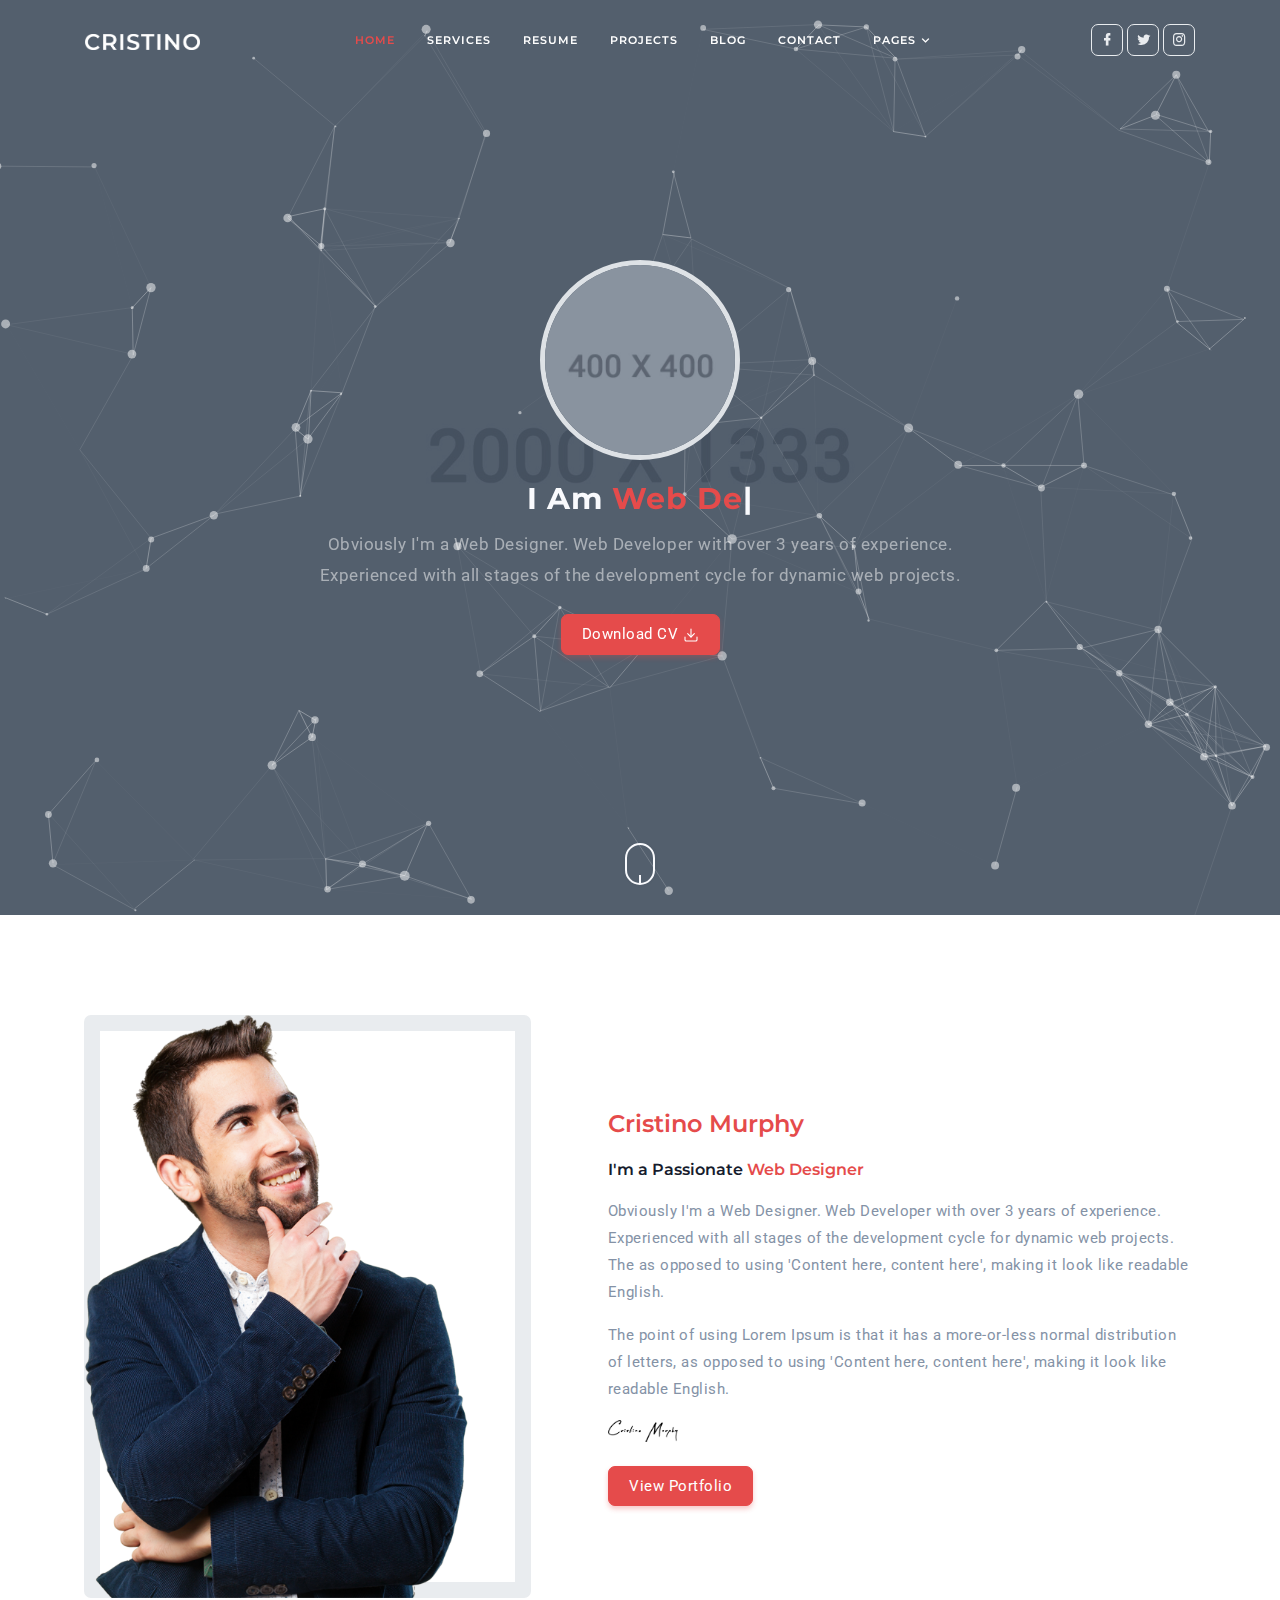
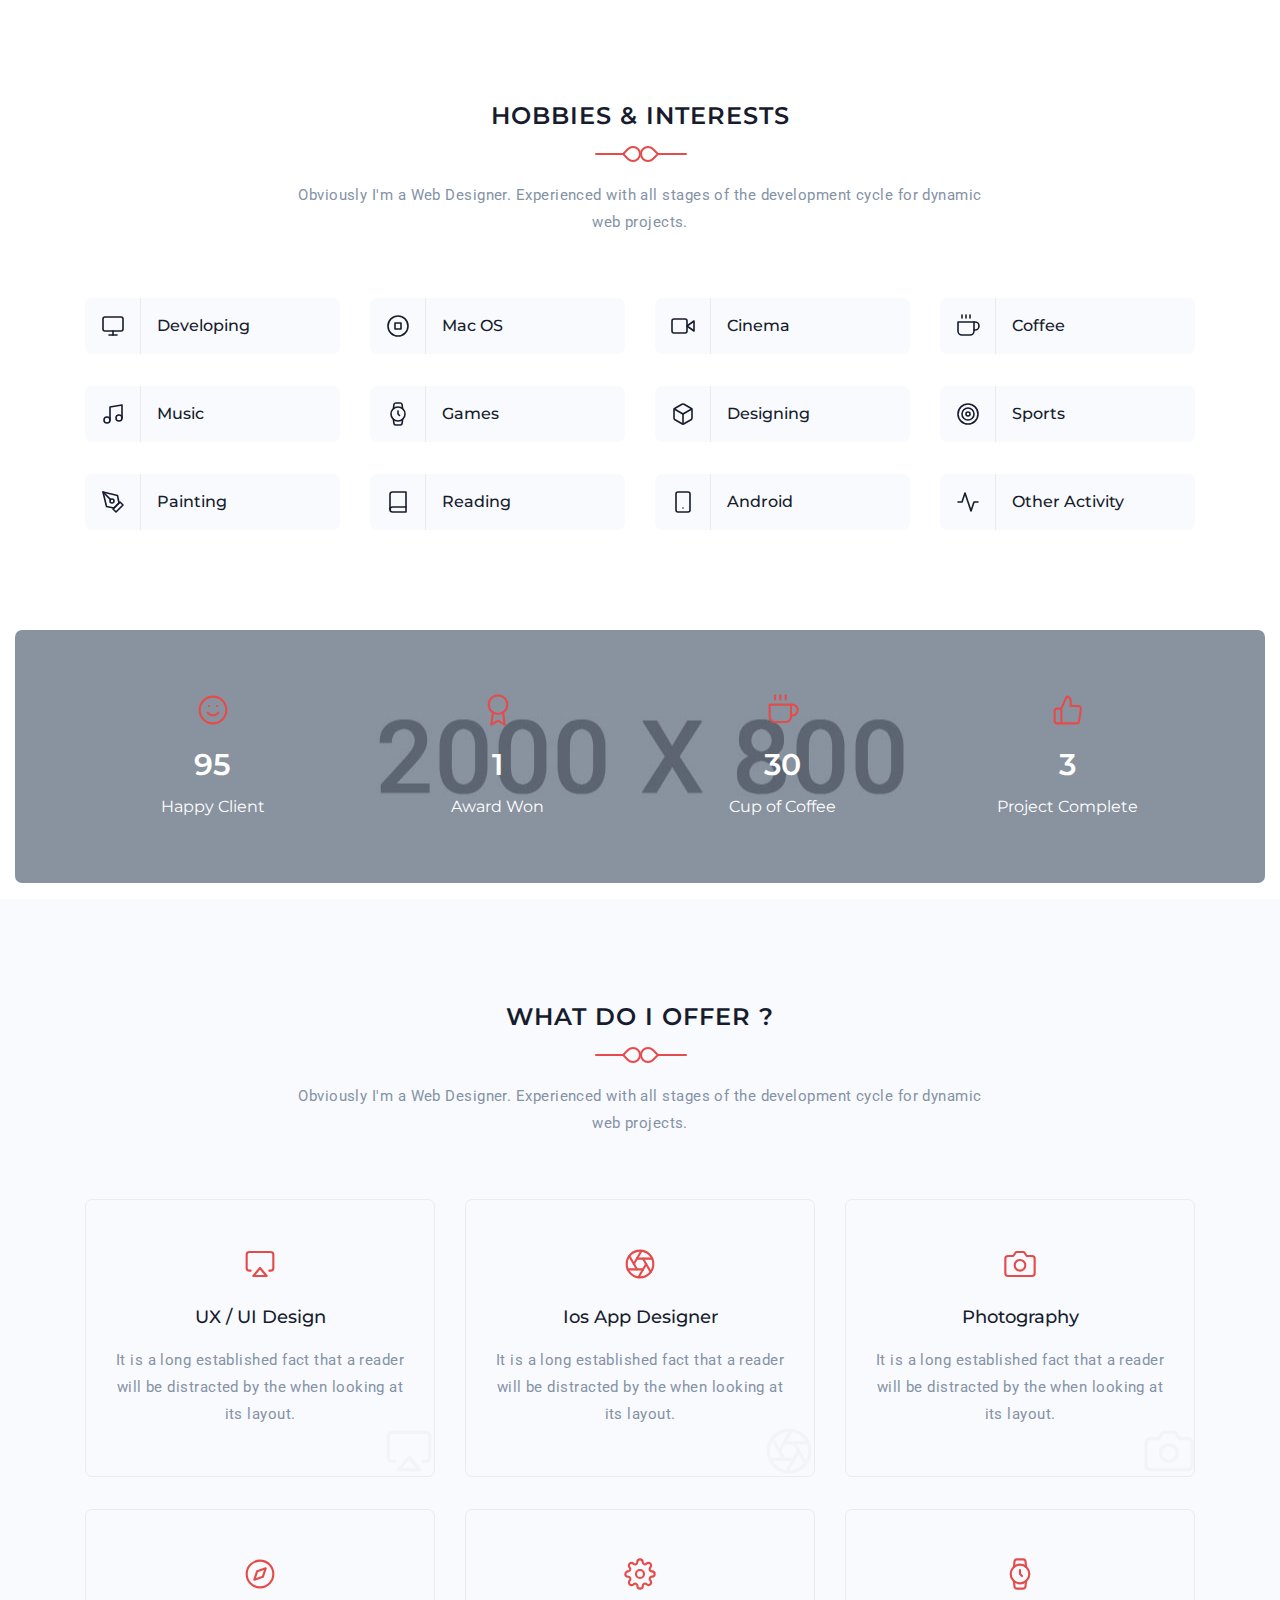
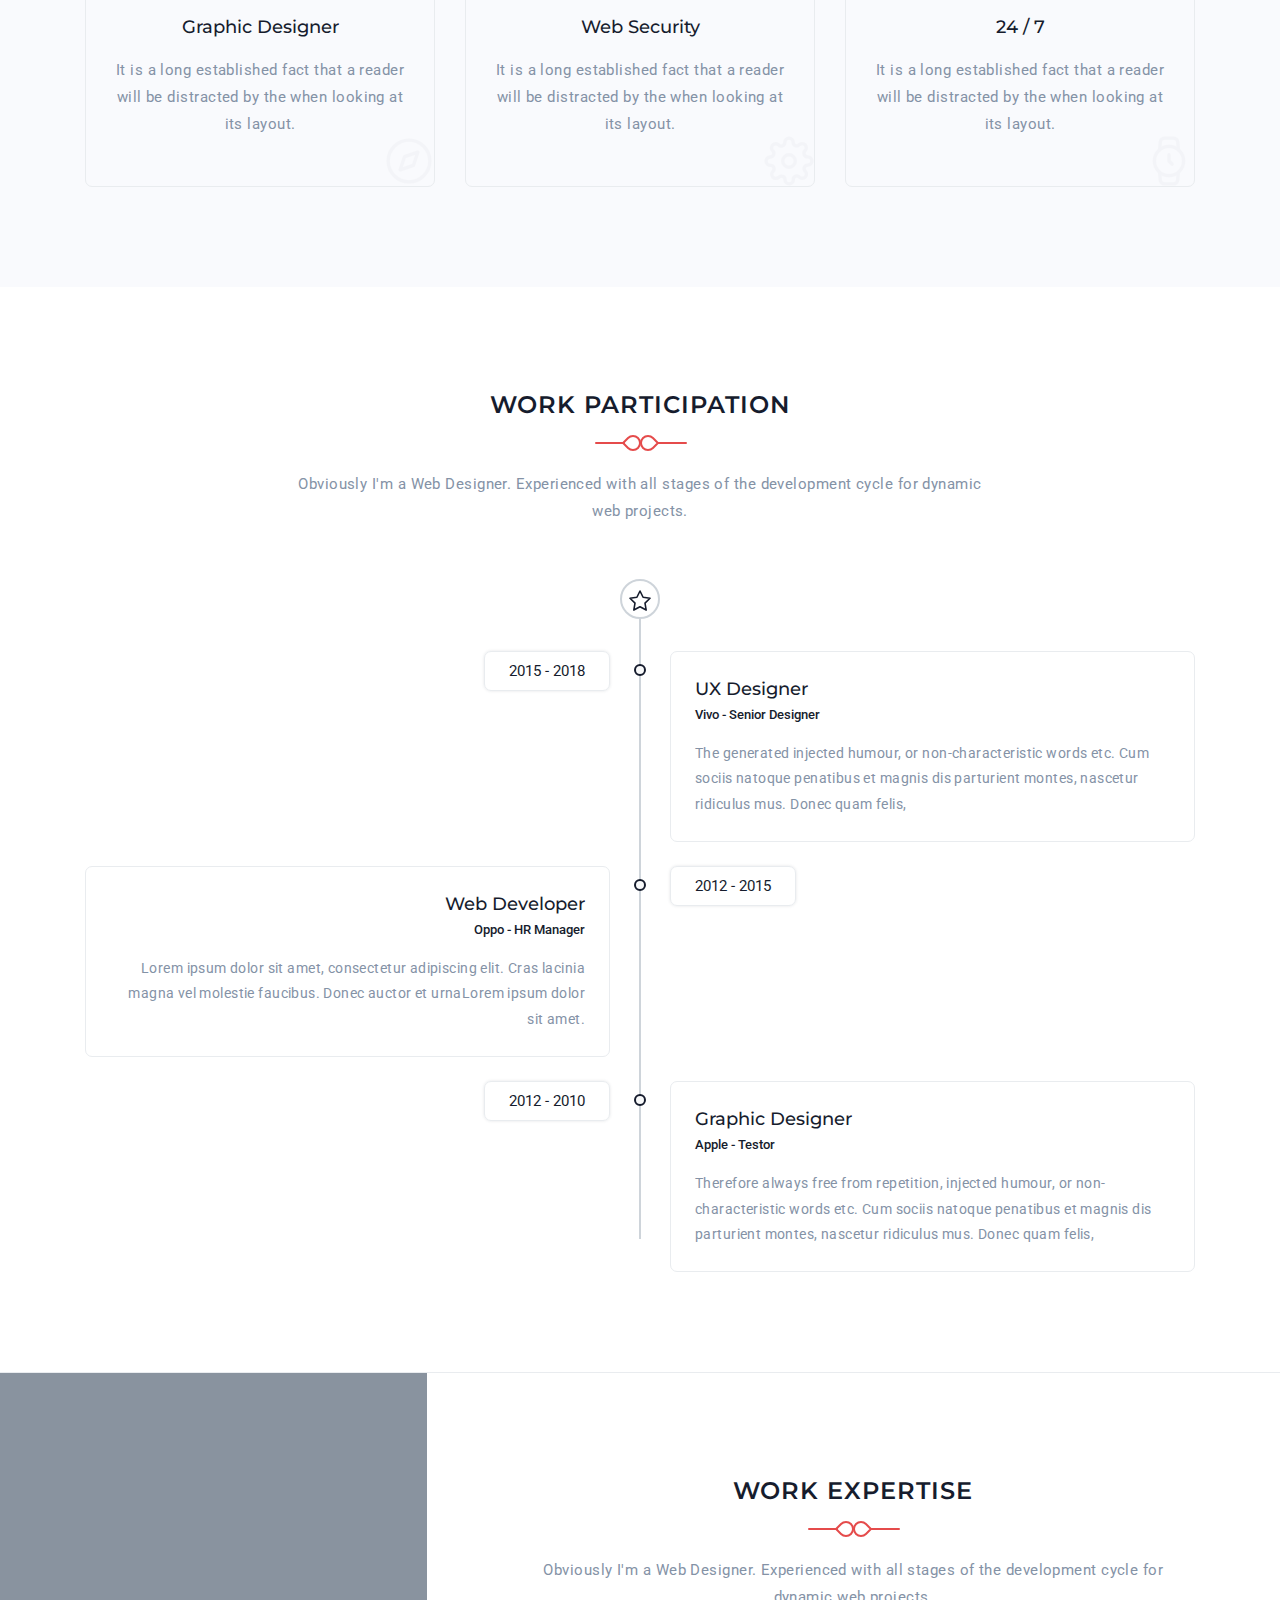
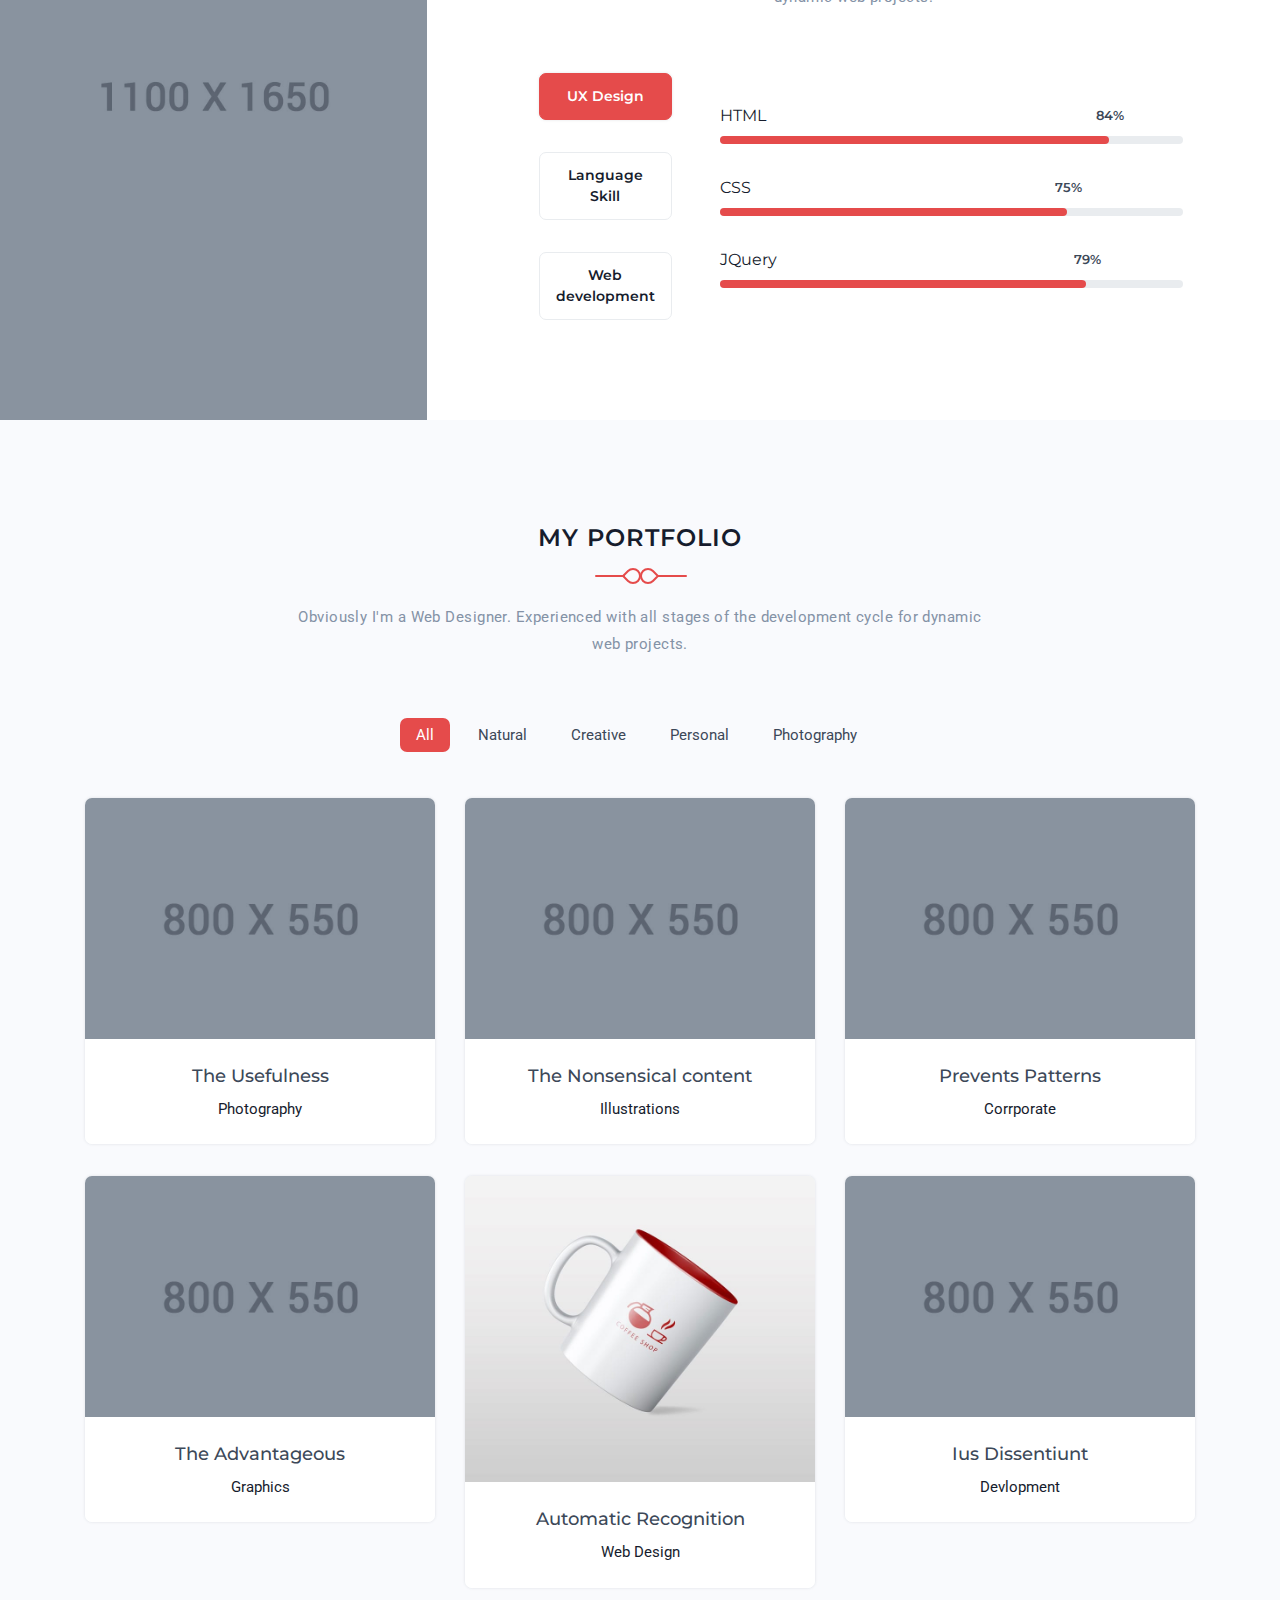
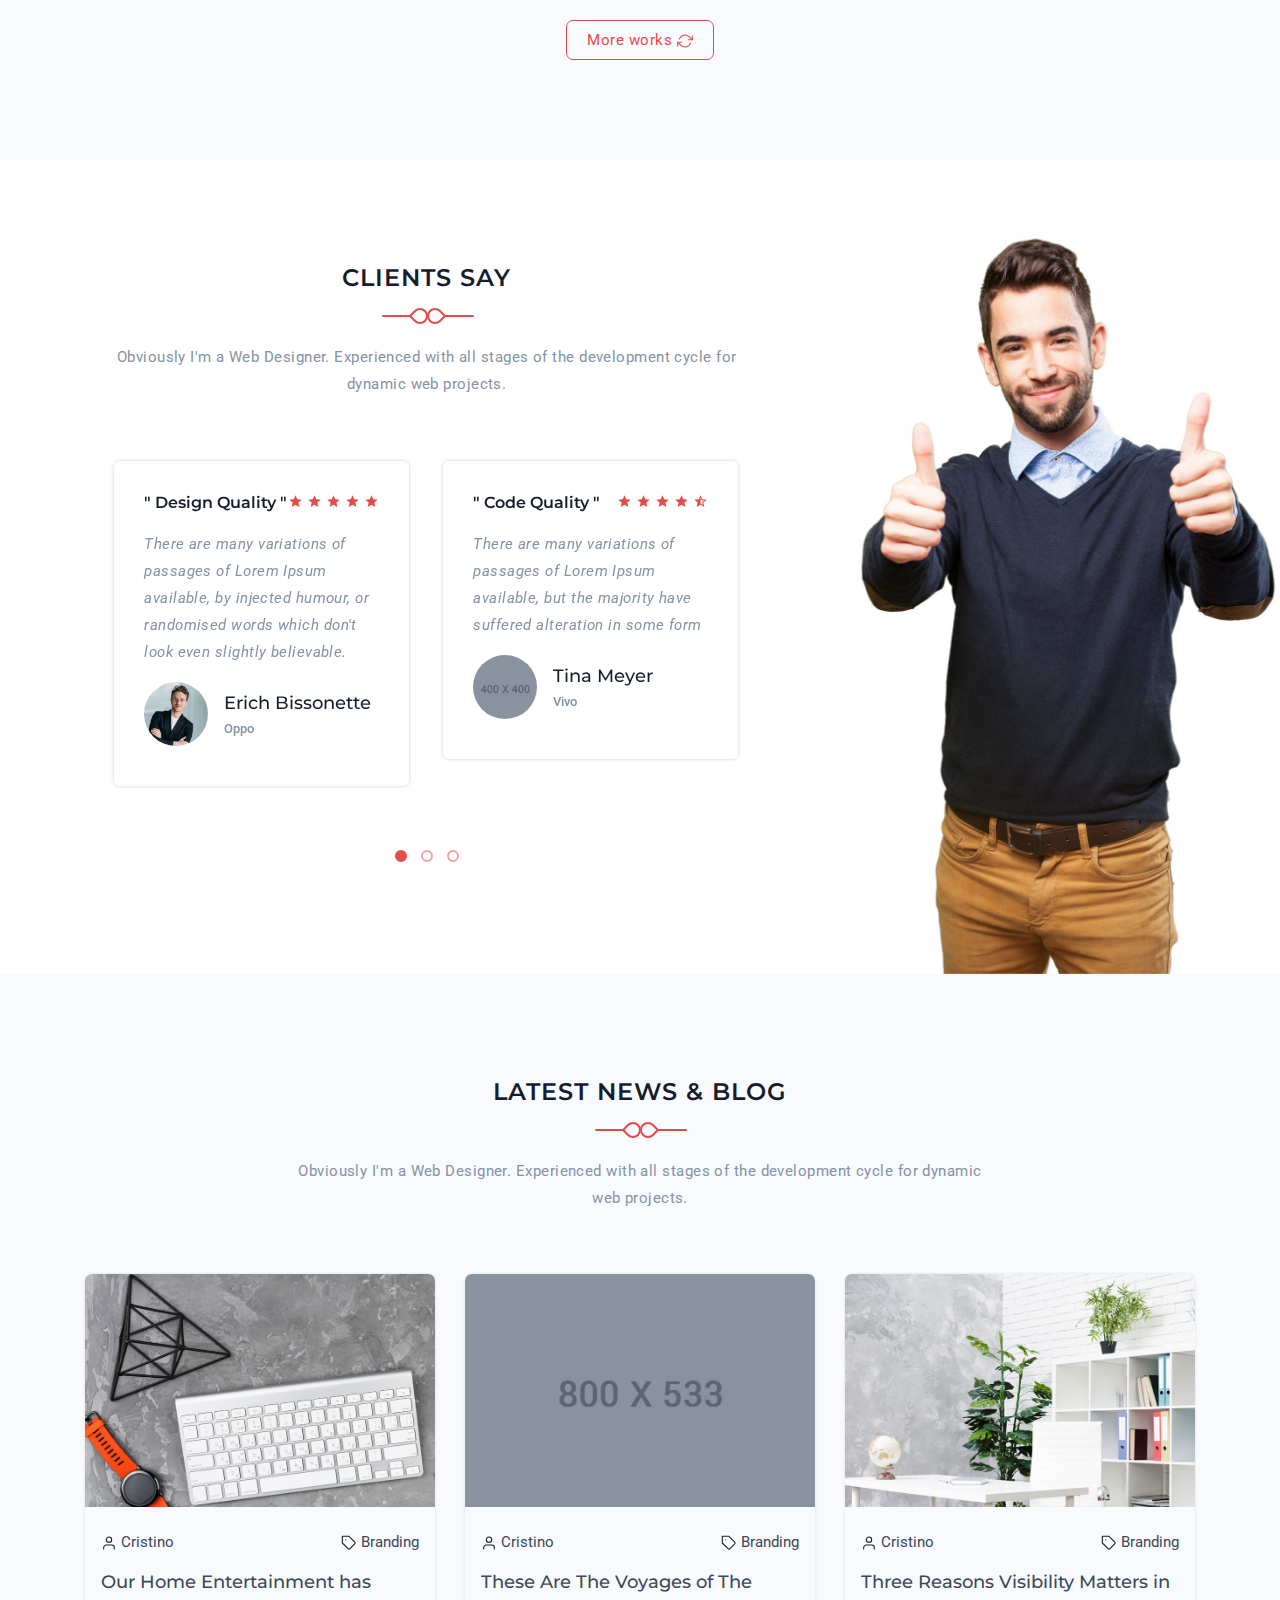
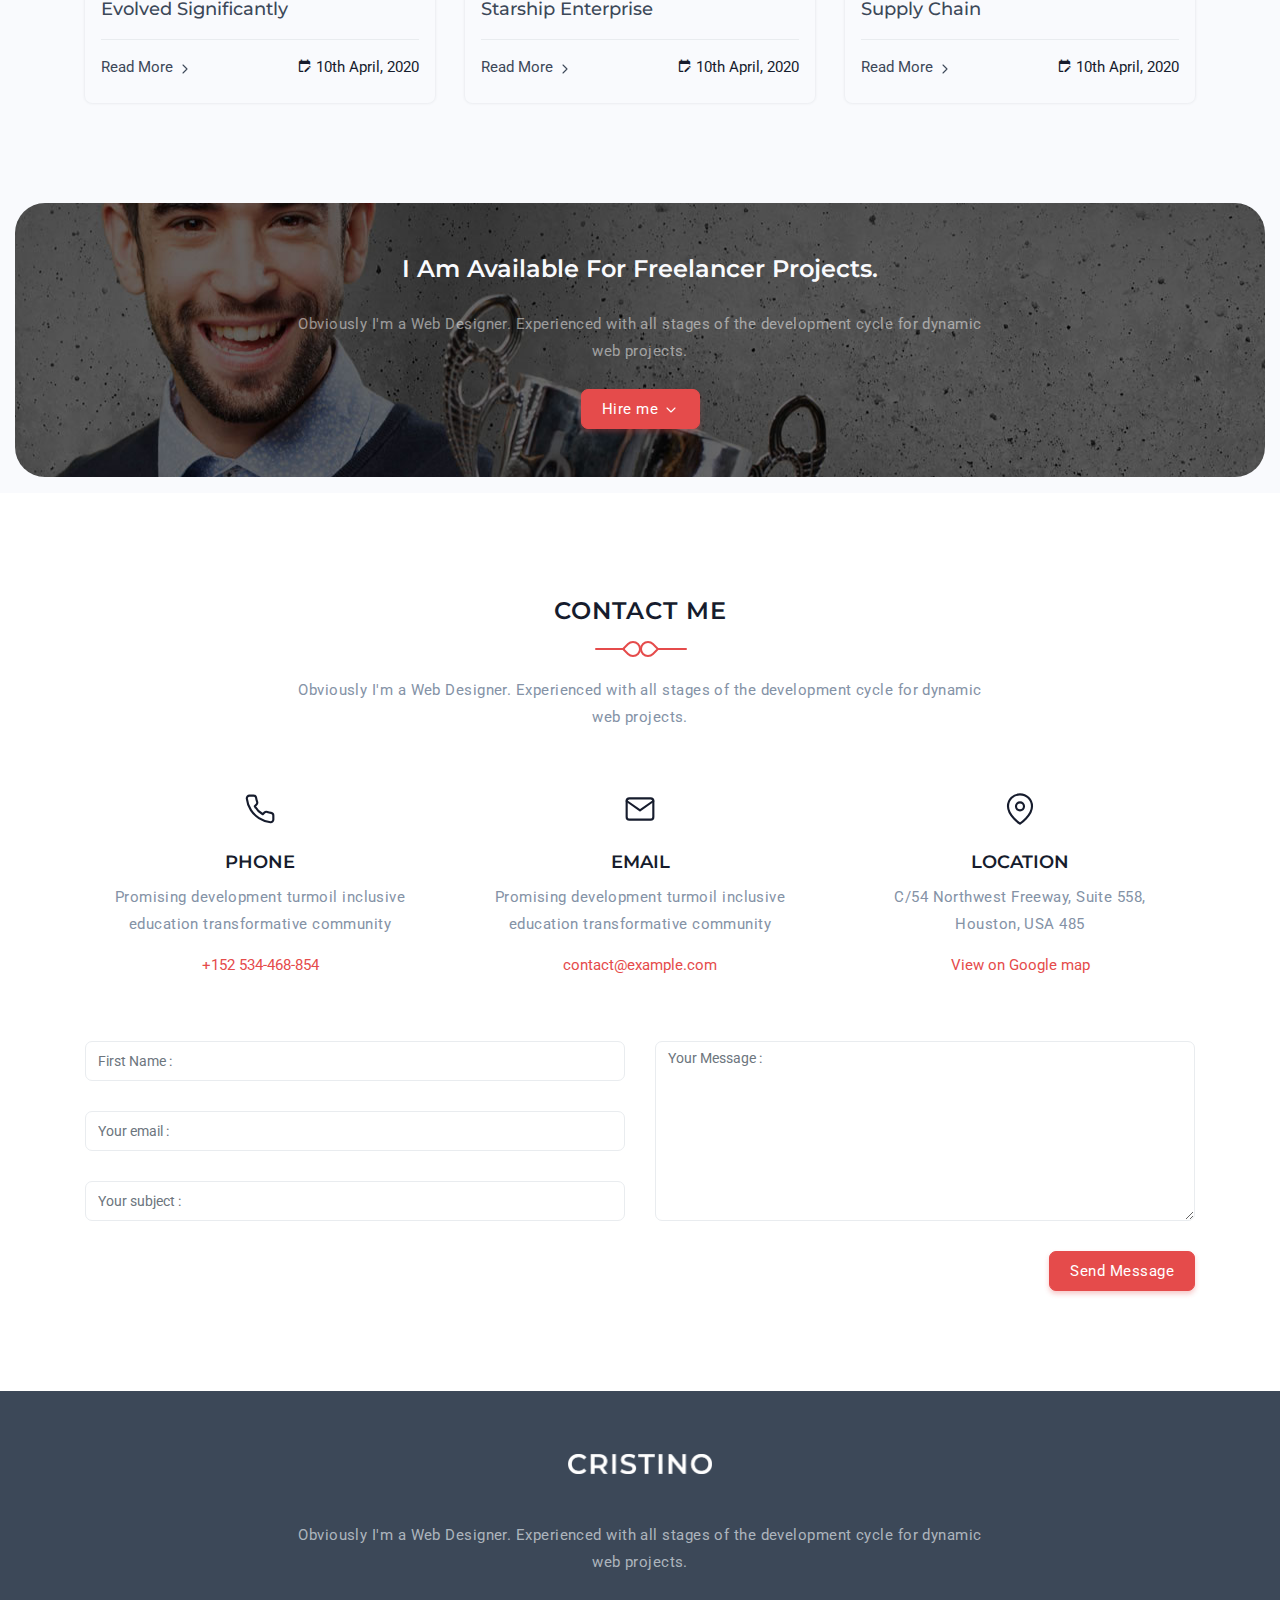
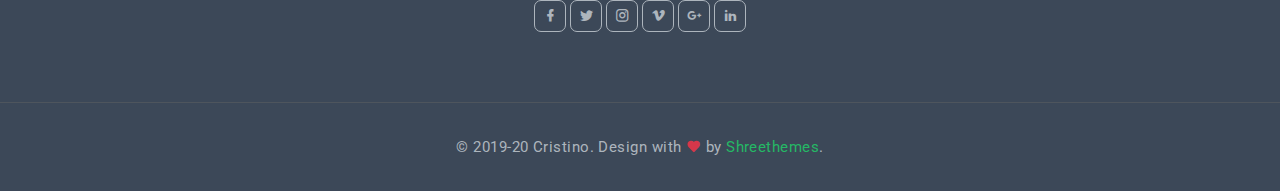
<file: index-particles.html>
<!DOCTYPE html>
    <html lang="en">

    <head>
        <meta charset="utf-8" />
        <title>Cristino - Personal Portfolio Template</title>
        <meta name="viewport" content="width=device-width, initial-scale=1.0">
        <meta name="description" content="Premium Bootstrap 4 Landing Page Template" />
        <meta name="keywords" content="bootstrap 4, premium, marketing, multipurpose" />
        <meta content="Shreethemes" name="author" />
        <!-- favicon -->
        <link rel="shortcut icon" href="images/favicon.ico">
        <!-- Bootstrap -->
        <link href="css/bootstrap.min.css" rel="stylesheet" type="text/css" />
        <!-- Magnific -->
        <link href="css/magnific-popup.css" rel="stylesheet" type="text/css" />
        <!-- Icon -->
        <link href="css/materialdesignicons.min.css" rel="stylesheet" type="text/css" />
                  
        <!-- SLICK SLIDER -->
        <link rel="stylesheet" href="css/owl.carousel.min.css"/> 
        <link rel="stylesheet" href="css/owl.theme.css"/> 
        <link rel="stylesheet" href="css/owl.transitions.css"/>    
        <!-- Custom Css -->
        <link href="css/style.css" rel="stylesheet" type="text/css" id="theme-opt" />
        <link href="css/colors/default.css" rel="stylesheet" id="color-opt">

    </head>

    <body>
        <!-- Loader -->
        <div id="preloader">
            <div id="status">
                <div class="logo">
                    <img src="images/logo.png" height="20" class="d-block mx-auto" alt="">
                </div>
                <div class="spinner">
                    <div class="bounce1"></div>
                    <div class="bounce2"></div>
                    <div class="bounce3"></div>
                </div>
            </div>
        </div>
        <!-- Loader -->
        
        <!-- Navbar Start -->
        <nav class="navbar navbar-expand-lg fixed-top navbar-custom navbar-light sticky">
    		<div class="container">
			    <a class="navbar-brand" href="#">
                    <img src="images/logo.png" class="l-dark" height="16" alt="">
                    <img src="images/logo-light.png" class="l-light" height="16" alt="">
                </a>
			    <button class="navbar-toggler" type="button" data-toggle="collapse" data-target="#navbarCollapse" aria-controls="navbarCollapse" aria-expanded="false" aria-label="Toggle navigation">
			        <span data-feather="menu" class="fea icon-md"></span>
			    </button><!--end button-->

			    <div class="collapse navbar-collapse" id="navbarCollapse">
			        <ul class="navbar-nav mx-auto">
			            <li class="nav-item active">
			                <a class="nav-link" href="#home">Home</a>
                        </li><!--end nav item-->
			            <li class="nav-item">
			                <a class="nav-link" href="#services">Services</a>
			            </li><!--end nav item-->
                        <li class="nav-item">
			                <a class="nav-link" href="#resume">Resume</a>
			            </li><!--end nav item-->
			            <li class="nav-item">
			                <a class="nav-link" href="#projects">Projects</a>
                        </li><!--end nav item-->
			            <li class="nav-item">
			                <a class="nav-link" href="#news">Blog</a>
			            </li><!--end nav item-->
			            <li class="nav-item">
			                <a class="nav-link" href="#contact">Contact</a>
                        </li><!--end nav item-->
                        <li class="nav-item dropdown">
                            <a class="nav-link dropdown-toggle" href="javascript:void(0)" id="navbarDropdown" role="button"
                                data-toggle="dropdown" aria-haspopup="true" aria-expanded="false">Pages
                            </a>
                            <div class="dropdown-menu rounded m-0" aria-labelledby="navbarDropdown">
                                <div class="container mx-0 mx-md-0">
                                    <div class="row">
                                        <div class="col-md-12">
                                            <a class="dropdown-item" href="page-blog.html">Blog</a>
                                            <a class="dropdown-item" href="page-blog-detail.html">Blog Detail</a>
                                            <a class="dropdown-item" href="page-portfolio.html">Portfolio</a>
                                            <a class="dropdown-item" href="page-portfolio-detail.html">Portfolio Detail</a>
                                        </div><!--end col-->
                                    </div><!--end row-->
                                </div><!--end container-->
                            </div>
                        </li><!--end nav item-->
                    </ul>

                    <ul class="list-unstyled mb-0 mt-2 mt-sm-0 social-icon light-social-icon">
                        <li class="list-inline-item"><a href="javascript:void(0)"><i class="mdi mdi-facebook"></i></a></li>
                        <li class="list-inline-item"><a href="javascript:void(0)"><i class="mdi mdi-twitter"></i></a></li>
                        <li class="list-inline-item"><a href="javascript:void(0)"><i class="mdi mdi-instagram"></i></a></li>
                    </ul>
                </div> 
		    </div><!--end container-->
		</nav><!--end navbar-->
        <!-- Navbar End -->

        <!-- HOME START-->
        <section class="bg-home d-table w-100" style="background-image:url('images/home/02.jpg')" id="home">
            <div class="bg-overlay"></div>
            <div class="container position-relative" style="z-index: 1;">
                <div class="row mt-5 mt-sm-0 justify-content-center">
                    <div class="col-lg-12 text-center">
                        <div class="title-heading">
                            <img src="images/home/hero.jpg" class="img-fluid rounded-circle" alt="">
                            <h3 class="heading text-light title-dark mt-3">I Am <span class="element text-primary" data-elements="Web Designer, Web Developer, Photographer"></span></h3>
                            <p class="para-desc mx-auto text-white-50">Obviously I'm a Web Designer. Web Developer with over 3 years of experience. Experienced with all stages of the development cycle for dynamic web projects.</p>
                            <div class="mt-4">
                                <a href="javascript:void(0)" class="btn btn-primary rounded">Download CV <i data-feather="download" class="fea icon-sm"></i></a>
                            </div>
                        </div>
                    </div><!--end col-->
                </div><!--end row-->
            </div><!--end container--> 
            <a href="#about" data-scroll-nav="1" class="mouse-icon mouse-icon-white rounded-pill bg-transparent mouse-down">
                <span class="wheel position-relative d-block mover"></span>
            </a>
        </section><!--end section-->
        <!-- HOME END-->
        
        <!-- About Start -->
        <section class="section pb-3" id="about">
            <div class="container">
                <div class="row align-items-center">
                    <div class="col-lg-5 col-md-5">
                        <div class="about-hero">
                            <img src="images/hero.png" class="img-fluid mx-auto d-block about-tween position-relative" alt="">
                        </div>
                    </div><!--end col-->

                    <div class="col-lg-7 col-md-7 mt-4 pt-2 mt-sm-0 pt-sm-0">
                        <div class="section-title mb-0 ml-lg-5 ml-md-3">
                            <h4 class="title text-primary mb-3">Cristino Murphy</h4>
                            <h6 class="designation mb-3">I'm a Passionate <span class="text-primary">Web Designer</span></h6>
                            <p class="text-muted">Obviously I'm a Web Designer. Web Developer with over 3 years of experience. Experienced with all stages of the development cycle for dynamic web projects. The as opposed to using 'Content here, content here', making it look like readable English.</p>
                            <p class="text-muted">The point of using Lorem Ipsum is that it has a more-or-less normal distribution of letters, as opposed to using 'Content here, content here', making it look like readable English.</p>
                            <img src="images/sign.png" height="22" alt="">
                            <div class="mt-4">
                                <a href="#projects" class="btn btn-primary mouse-down">View Portfolio</a>
                            </div>
                        </div>
                    </div><!--end col-->
                </div><!--end row-->
            </div><!--end container-->

            <div class="container mt-100 mt-60">
                <div class="row justify-content-center">
                    <div class="col-12 text-center">
                        <div class="section-title">
                            <div class="titles">
                                <h4 class="title title-line text-uppercase mb-4 pb-4">Hobbies & Interests</h4>
                                <span></span>
                            </div>
                            <p class="text-muted mx-auto para-desc mb-0">Obviously I'm a Web Designer. Experienced with all stages of the development cycle for dynamic web projects.</p>
                        </div>
                    </div><!--end col-->
                </div><!--end row-->
                
                <div class="row">
                    <div class="col-lg-3 col-md-4 col-12 mt-4 pt-2">
                        <div class="interests-desc bg-light position-relative px-2 py-3 rounded">
                            <div class="hobbies d-flex align-items-center">
                                <div class="text-center rounded-pill mr-4">
                                    <i data-feather="monitor" class="icon fea icon-md-sm"></i>
                                </div>
                                <div class="content">
                                    <h6 class="title mb-0">Developing</h6>
                                </div>
                            </div>
                        </div>
                    </div><!--end col-->
                    
                    <div class="col-lg-3 col-md-4 col-12 mt-4 pt-2">
                        <div class="interests-desc bg-light position-relative px-2 py-3 rounded">
                            <div class="hobbies d-flex align-items-center">
                                <div class="text-center rounded-pill mr-4">
                                    <i data-feather="stop-circle" class="icon fea icon-md-sm"></i>
                                </div>
                                <div class="content">
                                    <h6 class="title mb-0">Mac OS</h6>
                                </div>
                            </div>
                        </div>
                    </div><!--end col-->
                    
                    <div class="col-lg-3 col-md-4 col-12 mt-4 pt-2">
                        <div class="interests-desc bg-light position-relative px-2 py-3 rounded">
                            <div class="hobbies d-flex align-items-center">
                                <div class="text-center rounded-pill mr-4">
                                    <i data-feather="video" class="icon fea icon-md-sm"></i>
                                </div>
                                <div class="content">
                                    <h6 class="title mb-0">Cinema</h6>
                                </div>
                            </div>
                        </div>
                    </div><!--end col-->
                    
                    <div class="col-lg-3 col-md-4 col-12 mt-4 pt-2">
                        <div class="interests-desc bg-light position-relative px-2 py-3 rounded">
                            <div class="hobbies d-flex align-items-center">
                                <div class="text-center rounded-pill mr-4">
                                    <i data-feather="coffee" class="icon fea icon-md-sm"></i>
                                </div>
                                <div class="content">
                                    <h6 class="title mb-0">Coffee</h6>
                                </div>
                            </div>
                        </div>
                    </div><!--end col-->
                    
                    <div class="col-lg-3 col-md-4 col-12 mt-4 pt-2">
                        <div class="interests-desc bg-light position-relative px-2 py-3 rounded">
                            <div class="hobbies d-flex align-items-center">
                                <div class="text-center rounded-pill mr-4">
                                    <i data-feather="music" class="icon fea icon-md-sm"></i>
                                </div>
                                <div class="content">
                                    <h6 class="title mb-0">Music</h6>
                                </div>
                            </div>
                        </div>
                    </div><!--end col-->
                    
                    <div class="col-lg-3 col-md-4 col-12 mt-4 pt-2">
                        <div class="interests-desc bg-light position-relative px-2 py-3 rounded">
                            <div class="hobbies d-flex align-items-center">
                                <div class="text-center rounded-pill mr-4">
                                    <i data-feather="watch" class="icon fea icon-md-sm"></i>
                                </div>
                                <div class="content">
                                    <h6 class="title mb-0">Games</h6>
                                </div>
                            </div>
                        </div>
                    </div><!--end col-->
                    
                    <div class="col-lg-3 col-md-4 col-12 mt-4 pt-2">
                        <div class="interests-desc bg-light position-relative px-2 py-3 rounded">
                            <div class="hobbies d-flex align-items-center">
                                <div class="text-center rounded-pill mr-4">
                                    <i data-feather="box" class="icon fea icon-md-sm"></i>
                                </div>
                                <div class="content">
                                    <h6 class="title mb-0">Designing</h6>
                                </div>
                            </div>
                        </div>
                    </div><!--end col-->
                    
                    <div class="col-lg-3 col-md-4 col-12 mt-4 pt-2">
                        <div class="interests-desc bg-light position-relative px-2 py-3 rounded">
                            <div class="hobbies d-flex align-items-center">
                                <div class="text-center rounded-pill mr-4">
                                    <i data-feather="target" class="icon fea icon-md-sm"></i>
                                </div>
                                <div class="content">
                                    <h6 class="title mb-0">Sports</h6>
                                </div>
                            </div>
                        </div>
                    </div><!--end col-->
                    
                    <div class="col-lg-3 col-md-4 col-12 mt-4 pt-2">
                        <div class="interests-desc bg-light position-relative px-2 py-3 rounded">
                            <div class="hobbies d-flex align-items-center">
                                <div class="text-center rounded-pill mr-4">
                                    <i data-feather="pen-tool" class="icon fea icon-md-sm"></i>
                                </div>
                                <div class="content">
                                    <h6 class="title mb-0">Painting</h6>
                                </div>
                            </div>
                        </div>
                    </div><!--end col-->
                    
                    <div class="col-lg-3 col-md-4 col-12 mt-4 pt-2">
                        <div class="interests-desc bg-light position-relative px-2 py-3 rounded">
                            <div class="hobbies d-flex align-items-center">
                                <div class="text-center rounded-pill mr-4">
                                    <i data-feather="book" class="icon fea icon-md-sm"></i>
                                </div>
                                <div class="content">
                                    <h6 class="title mb-0">Reading</h6>
                                </div>
                            </div>
                        </div>
                    </div><!--end col-->
                    
                    <div class="col-lg-3 col-md-4 col-12 mt-4 pt-2">
                        <div class="interests-desc bg-light position-relative px-2 py-3 rounded">
                            <div class="hobbies d-flex align-items-center">
                                <div class="text-center rounded-pill mr-4">
                                    <i data-feather="smartphone" class="icon fea icon-md-sm"></i>
                                </div>
                                <div class="content">
                                    <h6 class="title mb-0">Android</h6>
                                </div>
                            </div>
                        </div>
                    </div><!--end col-->
                    
                    <div class="col-lg-3 col-md-4 col-12 mt-4 pt-2">
                        <div class="interests-desc bg-light position-relative px-2 py-3 rounded">
                            <div class="hobbies d-flex align-items-center">
                                <div class="text-center rounded-pill mr-4">
                                    <i data-feather="activity" class="icon fea icon-md-sm"></i>
                                </div>
                                <div class="content">
                                    <h6 class="title mb-0">Other Activity</h6>
                                </div>
                            </div>
                        </div>
                    </div><!--end col-->
                </div>
            </div><!--end container-->

            <div class="container-fluid mt-100 mt-60">
                <div class="rounded py-md-5 py-4" style="background: url('images/bg-counter.jpg') center center;">
                    <div class="container">
                        <div class="row" id="counter">
                            <div class="col-lg-3 col-6">
                                <div class="counter-box rounded py-3 text-center">
                                    <div class="counter-icon">
                                        <i data-feather="smile" class="fea icon-md text-primary"></i>
                                    </div>
                                    <h3 class="counter-value mt-3 text-white title-dark" data-count="1251">95</h3>
                                    <h6 class="counter-head font-weight-normal mb-0 text-white title-dark">Happy Client</h6>
                                </div><!--end counter box-->
                            </div><!--end col-->
    
                            <div class="col-lg-3 col-6">
                                <div class="counter-box rounded py-3 text-center">
                                    <div class="counter-icon">
                                        <i data-feather="award" class="fea icon-md text-primary"></i>
                                    </div>
                                    <h3 class="counter-value mt-3 text-white title-dark" data-count="15">1</h3>
                                    <h6 class="counter-head font-weight-normal mb-0 text-white title-dark">Award Won</h6>
                                </div><!--end counter box-->
                            </div><!--end col-->
    
                            <div class="col-lg-3 col-6">
                                <div class="counter-box rounded py-3 text-center">
                                    <div class="counter-icon">
                                        <i data-feather="coffee" class="fea icon-md text-primary"></i>
                                    </div>
                                    <h3 class="counter-value mt-3 text-white title-dark" data-count="3261">30</h3>
                                    <h6 class="counter-head font-weight-normal mb-0 text-white title-dark">Cup of Coffee</h6>
                                </div><!--end counter box-->
                            </div><!--end col-->
    
                            <div class="col-lg-3 col-6">
                                <div class="counter-box rounded py-3 text-center">
                                    <div class="counter-icon">
                                        <i data-feather="thumbs-up" class="fea icon-md text-primary"></i>
                                    </div>
                                    <h3 class="counter-value mt-3 text-white title-dark" data-count="36">3</h3>
                                    <h6 class="counter-head font-weight-normal mb-0 text-white title-dark">Project Complete</h6>
                                </div><!--end counter box-->
                            </div><!--end col-->
                        </div><!--end row-->
                    </div><!--end container-->
                </div><!--end div-->
            </div><!--end container fluid-->
        </section>
        <!-- About end -->
            
        <!-- Services Start -->
        <section class="section bg-light" id="services">
            <div class="container">
                <div class="row justify-content-center">
                    <div class="col-12 text-center">
                        <div class="section-title">
                            <div class="titles">
                                <h4 class="title title-line text-uppercase mb-4 pb-4">What Do I Offer ?</h4>
                                <span></span>
                            </div>
                            <p class="text-muted mx-auto para-desc mb-0">Obviously I'm a Web Designer. Experienced with all stages of the development cycle for dynamic web projects.</p>
                        </div>
                    </div><!--end col-->
                </div><!--end row-->

                <div class="row">                    
                    <div class="col-lg-4 col-md-6 col-12 mt-4 pt-2">
                        <div class="service-wrapper rounded position-relative text-center border border-footer p-4 pt-5 pb-5">
                            <div class="icon text-primary">
                                <i data-feather="airplay" class="fea icon-md"></i>
                            </div>
                            <div class="content mt-4">
                                <h5 class="title">UX / UI Design</h5>
                                <p class="text-muted mt-3 mb-0">It is a long established fact that a reader will be distracted by the when looking at its layout.</p>
                            </div>
                            <div class="big-icon">
                                <i data-feather="airplay" class="fea icons"></i>
                            </div>
                        </div>
                    </div><!--end col-->

                    <div class="col-lg-4 col-md-6 col-12 mt-4 pt-2">
                        <div class="service-wrapper rounded position-relative text-center border border-footer p-4 pt-5 pb-5">
                            <div class="icon text-primary">
                                <i data-feather="aperture" class="fea icon-md"></i>
                            </div>
                            <div class="content mt-4">
                                <h5 class="title">Ios App Designer</h5>
                                <p class="text-muted mt-3 mb-0">It is a long established fact that a reader will be distracted by the when looking at its layout.</p>
                            </div>
                            <div class="big-icon">
                                <i data-feather="aperture" class="fea icons"></i>
                            </div>
                        </div>
                    </div><!--end col-->
                    
                    <div class="col-lg-4 col-md-6 col-12 mt-4 pt-2">
                        <div class="service-wrapper rounded position-relative text-center border border-footer p-4 pt-5 pb-5">
                            <div class="icon text-primary">
                                <i data-feather="camera" class="fea icon-md"></i>
                            </div>
                            <div class="content mt-4">
                                <h5 class="title">Photography</h5>
                                <p class="text-muted mt-3 mb-0">It is a long established fact that a reader will be distracted by the when looking at its layout.</p>
                            </div>
                            <div class="big-icon">
                                <i data-feather="camera" class="fea icons"></i>
                            </div>
                        </div>
                    </div><!--end col-->
                    
                    <div class="col-lg-4 col-md-6 col-12 mt-4 pt-2">
                        <div class="service-wrapper rounded position-relative text-center border border-footer p-4 pt-5 pb-5">
                            <div class="icon text-primary">
                                <i data-feather="compass" class="fea icon-md"></i>
                            </div>
                            <div class="content mt-4">
                                <h5 class="title">Graphic Designer</h5>
                                <p class="text-muted mt-3 mb-0">It is a long established fact that a reader will be distracted by the when looking at its layout.</p>
                            </div>
                            <div class="big-icon">
                                <i data-feather="compass" class="fea icons"></i>
                            </div>
                        </div>
                    </div><!--end col-->
                    
                    <div class="col-lg-4 col-md-6 col-12 mt-4 pt-2">
                        <div class="service-wrapper rounded position-relative text-center border border-footer p-4 pt-5 pb-5">
                            <div class="icon text-primary">
                                <i data-feather="settings" class="fea icon-md"></i>
                            </div>
                            <div class="content mt-4">
                                <h5 class="title">Web Security</h5>
                                <p class="text-muted mt-3 mb-0">It is a long established fact that a reader will be distracted by the when looking at its layout.</p>
                            </div>
                            <div class="big-icon">
                                <i data-feather="settings" class="fea icons"></i>
                            </div>
                        </div>
                    </div><!--end col-->
                    
                    <div class="col-lg-4 col-md-6 col-12 mt-4 pt-2">
                        <div class="service-wrapper rounded position-relative text-center border border-footer p-4 pt-5 pb-5">
                            <div class="icon text-primary">
                                <i data-feather="watch" class="fea icon-md"></i>
                            </div>
                            <div class="content mt-4">
                                <h5 class="title">24 / 7</h5>
                                <p class="text-muted mt-3 mb-0">It is a long established fact that a reader will be distracted by the when looking at its layout.</p>
                            </div>
                            <div class="big-icon">
                                <i data-feather="watch" class="fea icons"></i>
                            </div>
                        </div>
                    </div><!--end col-->
                </div><!--end row-->
            </div><!--end container-->
        </section>
        <!-- Services End -->

        <!-- Resume Start -->
        <section class="section" id="resume">
            <div class="container">
                <div class="row justify-content-center">
                    <div class="col-12 text-center">
                        <div class="section-title">
                            <div class="titles">
                                <h4 class="title title-line text-uppercase mb-4 pb-4">Work Participation</h4>
                                <span></span>
                            </div>
                            <p class="text-muted mx-auto para-desc mb-0">Obviously I'm a Web Designer. Experienced with all stages of the development cycle for dynamic web projects.</p>
                        </div>
                    </div><!--end col-->
                </div><!--end row-->

                <div class="row">
                    <div class="col-12">
                        <div class="main-icon rounded-pill text-center mt-4 pt-2">
                            <i data-feather="star" class="fea icon-md-sm"></i>
                        </div>
                        <div class="timeline-page pt-2 position-relative">
                            <div class="timeline-item mt-4">
                                <div class="row">
                                    <div class="col-lg-6 col-md-6 col-sm-6">
                                        <div class="duration date-label-left border rounded p-2 pl-4 pr-4 position-relative shadow text-left">2015 - 2018</div>
                                    </div><!--end col-->
                                    <div class="col-lg-6 col-md-6 col-sm-6">
                                        <div class="event event-description-right rounded p-4 border float-left text-left">
                                            <h5 class="title mb-0 text-capitalize">UX Designer</h5>
                                            <small class="company">Vivo - Senior Designer</small>
                                            <p class="timeline-subtitle mt-3 mb-0 text-muted">The generated injected humour, or non-characteristic words etc. Cum sociis natoque penatibus et magnis dis parturient montes, nascetur ridiculus mus. Donec quam felis,</p>
                                        </div>
                                    </div><!--end col-->
                                </div><!--end row-->
                            </div><!--end timeline item-->
            
                            <div class="timeline-item mt-4">
                                <div class="row">
                                    <div class="col-lg-6 col-md-6 col-sm-6 order-sm-1 order-2">
                                        <div class="event event-description-left rounded p-4 border float-left text-right">
                                            <h5 class="title mb-0 text-capitalize">Web Developer</h5>
                                            <small class="company">Oppo - HR Manager</small>
                                            <p class="timeline-subtitle mt-3 mb-0 text-muted">Lorem ipsum dolor sit amet, consectetur adipiscing elit. Cras lacinia magna vel molestie faucibus. Donec auctor et urnaLorem ipsum dolor sit amet.</p>
                                        </div>
                                    </div><!--end col-->
                                    <div class="col-lg-6 col-md-6 col-sm-6 order-sm-2 order-1">
                                        <div class="duration duration-right rounded border p-2 pl-4 pr-4 position-relative shadow text-left">2012 - 2015</div>
                                    </div><!--end col-->
                                </div><!--end row-->
                            </div><!--end timeline item-->
        
                            <div class="timeline-item mt-4">
                                <div class="row">
                                    <div class="col-lg-6 col-md-6 col-sm-6">
                                        <div class="duration date-label-left border rounded p-2 pl-4 pr-4 position-relative shadow text-left"> 2012 - 2010</div>
                                    </div><!--end col-->
                                    <div class="col-lg-6 col-md-6 col-sm-6">
                                        <div class="event event-description-right rounded p-4 border float-left text-left">
                                            <h5 class="title mb-0 text-capitalize">Graphic Designer</h5>
                                            <small class="company">Apple - Testor</small>
                                            <p class="timeline-subtitle mt-3 mb-0 text-muted">Therefore always free from repetition, injected humour, or non-characteristic words etc. Cum sociis natoque penatibus et magnis dis parturient montes, nascetur ridiculus mus. Donec quam felis, </p>
                                        </div>
                                    </div><!--end col-->
                                </div><!--end row-->
                            </div><!--end timeline item-->
                        </div><!--end timeline page-->
                        <!-- TIMELINE END -->
                    </div><!--end col-->
                </div><!--end row-->
            </div><!--end container-->
        </section><!--end section-->   
        <!-- Skill End -->

        <!-- Skill & CTA START -->
        <section class="cta-full border-top">
            <div class="container-fluid">
                <div class="row position-relative">
                    <div class="col-lg-4 padding-less img" style="background-image:url('images/skills.jpg')" data-jarallax='{"speed": 0.5}'></div><!-- end col -->
                    <div class="col-lg-8 offset-lg-4">
                        <div class="cta-full-img-box">
                            <div class="row justify-content-center">
                                <div class="col-12 text-center">
                                    <div class="section-title">
                                        <div class="titles">
                                            <h4 class="title title-line text-uppercase mb-4 pb-4">Work Expertise</h4>
                                            <span></span>
                                        </div>
                                        <p class="text-muted mx-auto para-desc mb-0">Obviously I'm a Web Designer. Experienced with all stages of the development cycle for dynamic web projects.</p>
                                    </div>
                                </div><!--end col-->
                            </div><!--end row-->

                            <div class="row align-items-center">
                                <div class="col-lg-3 col-md-4 col-12">
                                    <ul class="nav nav-pills flex-column px-0" id="pills-tab" role="tablist">
                                        <li class="nav-item mt-4 pt-2">
                                            <a class="nav-link rounded active" id="pills-cloud-tab" data-toggle="pill" href="#pills-cloud" role="tab" aria-controls="pills-cloud" aria-selected="false">
                                                <div class="skill-container text-center pt-1 pb-1">
                                                    <h6 class="title mb-0">UX Design</h6>
                                                </div>
                                            </a><!--end nav link-->
                                        </li><!--end nav item-->
                                        
                                        <li class="nav-item mt-4 pt-2">
                                            <a class="nav-link rounded" id="pills-smart-tab" data-toggle="pill" href="#pills-smart" role="tab" aria-controls="pills-smart" aria-selected="false">
                                                <div class="skill-container text-center pt-1 pb-1">
                                                    <h6 class="title mb-0">Language Skill</h6>
                                                </div>
                                            </a><!--end nav link-->
                                        </li><!--end nav item-->
                                        
                                        <li class="nav-item mt-4 pt-2">
                                            <a class="nav-link rounded" id="pills-apps-tab" data-toggle="pill" href="#pills-apps" role="tab" aria-controls="pills-apps" aria-selected="false">
                                                <div class="skill-container text-center pt-1 pb-1">
                                                    <h6 class="title mb-0">Web development</h6>
                                                </div>
                                            </a><!--end nav link-->
                                        </li><!--end nav item-->
                                    </ul><!--end nav pills-->
                                </div><!--end col-->

                                <div class="col-lg-9 col-md-8 col-12">
                                    <div class="tab-content pl-lg-4" id="pills-tabContent">
                                        <div class="tab-pane fade show active" id="pills-cloud" role="tabpanel" aria-labelledby="pills-cloud-tab">
                                            <div class="progress-box mt-4 pt-2">
                                                <h6 class="font-weight-normal">HTML</h6>
                                                <div class="progress">
                                                    <div class="progress-bar position-relative bg-primary" style="width:84%;">
                                                        <div class="progress-value d-block text-dark h6">84%</div>
                                                    </div>
                                                </div>
                                            </div><!--end process box-->
                                            <div class="progress-box mt-4 pt-2">
                                                <h6 class="font-weight-normal">CSS</h6>
                                                <div class="progress">
                                                    <div class="progress-bar position-relative bg-primary" style="width:75%;">
                                                        <div class="progress-value d-block text-dark h6">75%</div>
                                                    </div>
                                                </div>
                                            </div><!--end process box-->
                                            <div class="progress-box mt-4 pt-2">
                                                <h6 class="font-weight-normal">JQuery</h6>
                                                <div class="progress">
                                                    <div class="progress-bar position-relative bg-primary" style="width:79%;">
                                                        <div class="progress-value d-block text-dark h6">79%</div>
                                                    </div>
                                                </div>
                                            </div><!--end process box-->
                                        </div><!--end teb pane-->
                                        
                                        <div class="tab-pane fade" id="pills-smart" role="tabpanel" aria-labelledby="pills-smart-tab">
                                            <div class="progress-box mt-4 pt-2">
                                                <h6 class="font-weight-normal">English</h6>
                                                <div class="progress">
                                                    <div class="progress-bar position-relative bg-primary" style="width:84%;">
                                                        <div class="progress-value d-block text-dark h6">84%</div>
                                                    </div>
                                                </div>
                                            </div><!--end process box-->
                                            <div class="progress-box mt-4 pt-2">
                                                <h6 class="font-weight-normal">Spanish</h6>
                                                <div class="progress">
                                                    <div class="progress-bar position-relative bg-primary" style="width:75%;">
                                                        <div class="progress-value d-block text-dark h6">75%</div>
                                                    </div>
                                                </div>
                                            </div><!--end process box-->
                                            <div class="progress-box mt-4 pt-2">
                                                <h6 class="font-weight-normal">German</h6>
                                                <div class="progress">
                                                    <div class="progress-bar position-relative bg-primary" style="width:79%;">
                                                        <div class="progress-value d-block text-dark h6">79%</div>
                                                    </div>
                                                </div>
                                            </div><!--end process box-->
                                        </div><!--end teb pane-->

                                        <div class="tab-pane fade" id="pills-apps" role="tabpanel" aria-labelledby="pills-apps-tab">
                                            <div class="progress-box mt-4 pt-2">
                                                <h6 class="font-weight-normal">Photoshop</h6>
                                                <div class="progress">
                                                    <div class="progress-bar position-relative bg-primary" style="width:84%;">
                                                        <div class="progress-value d-block text-dark h6">84%</div>
                                                    </div>
                                                </div>
                                            </div><!--end process box-->
                                            <div class="progress-box mt-4 pt-2">
                                                <h6 class="font-weight-normal">Sketch</h6>
                                                <div class="progress">
                                                    <div class="progress-bar position-relative bg-primary" style="width:75%;">
                                                        <div class="progress-value d-block text-dark h6">75%</div>
                                                    </div>
                                                </div>
                                            </div>
                                        </div><!--end teb pane-->
                                    </div><!--end tab content-->
                                </div><!--end col-->
                            </div> <!-- end row --> 
                        </div> <!-- end about detail -->
                    </div> <!-- end col -->        
                </div><!--end row-->
            </div><!--end container fluid-->
        </section><!--end section-->   
        <!-- Skill & CTA End -->

        <!-- Projects End -->
        <section class="section bg-light" id="projects">
            <div class="container">
                <div class="row justify-content-center">
                    <div class="col-12 text-center">
                        <div class="section-title">
                            <div class="titles">
                                <h4 class="title title-line text-uppercase mb-4 pb-4">My Portfolio</h4>
                                <span></span>
                            </div>
                            <p class="text-muted mx-auto para-desc mb-0">Obviously I'm a Web Designer. Experienced with all stages of the development cycle for dynamic web projects.</p>
                        </div>
                    </div><!--end col-->
                </div><!--end row-->
            </div>    
            
            <div class="container">                
                <div class="row mt-4 pt-2">
                    <div class="col-lg-12">
                        <ul class="portfolioFilter text-center mb-0 list-unstyled">
                            <li class="list-inline-item mb-3"><a href="#" data-filter="*" class="active text-dark mr-2 py-2 px-3 rounded">All</a></li>
                            <li class="list-inline-item mb-3"><a href="#" data-filter=".natural" class="text-dark mr-2 py-2 px-3 rounded">Natural</a></li>
                            <li class="list-inline-item mb-3"><a href="#" data-filter=".creative" class="text-dark mr-2 py-2 px-3 rounded">Creative</a></li>
                            <li class="list-inline-item mb-3"><a href="#" data-filter=".personal" class="text-dark mr-2 py-2 px-3 rounded">Personal</a></li>
                            <li class="list-inline-item mb-3"><a href="#" data-filter=".photography" class="text-dark mr-2 py-2 px-3 rounded">Photography</a></li>
                        </ul>
                    </div><!--end col-->
                </div><!--end row-->

                <div class="portfolioContainer row">
                    <div class="col-lg-4 col-md-6 mt-4 pt-2 natural personal">
                        <div class="portfolio-box rounded shadow position-relative overflow-hidden">
                            <div class="portfolio-box-img position-relative overflow-hidden">
                                <img src="images/portfolio/1.jpg" class="img-fluid" alt="member-image">
                                <div class="overlay-work">
                                    <div class="work-content text-center">
                                        <a href="images/portfolio/1.jpg" class="text-light work-icon bg-dark d-inline-block rounded-pill mfp-image"><i data-feather="camera" class="fea icon-sm image-icon"></i></a>
                                    </div>
                                </div>
                            </div>
                            <div class="gallary-title py-4 text-center">
                                <h5><a href="page-portfolio-detail.html" class="title text-dark">The Usefulness</a></h5>
                                <span>Photography</span>
                            </div>
                        </div>
                    </div><!--end col-->

                    <div class="col-lg-4 col-md-6 mt-4 pt-2 creative personal photography">
                        <div class="portfolio-box rounded shadow position-relative overflow-hidden">
                            <div class="portfolio-box-img position-relative overflow-hidden">
                                <img src="images/portfolio/2.jpg" class="img-fluid" alt="member-image">
                                <div class="overlay-work">
                                    <div class="work-content text-center">
                                        <a href="http://vimeo.com/287684225" class="play-btn video-play-icon text-light work-icon bg-dark d-inline-block rounded-pill"><i data-feather="video" class="fea icon-sm image-icon"></i></a>
                                    </div>
                                </div>
                            </div>
                            <div class="gallary-title py-4 text-center">
                                <h5><a href="page-portfolio-detail.html" class="title text-dark">The Nonsensical content</a></h5>
                                <span>Illustrations</span>
                            </div>
                        </div>
                    </div><!--end col-->

                    <div class="col-lg-4 col-md-6 mt-4 pt-2 natural creative">
                        <div class="portfolio-box rounded shadow position-relative overflow-hidden">
                            <div class="portfolio-box-img position-relative overflow-hidden">
                                <img src="images/portfolio/4.jpg" class="img-fluid" alt="member-image">
                                <div class="overlay-work">
                                    <div class="work-content text-center">
                                        <a href="images/portfolio/4.jpg" class="text-light work-icon bg-dark d-inline-block rounded-pill mfp-image"><i data-feather="camera" class="fea icon-sm image-icon"></i></a>
                                    </div>
                                </div>
                            </div>
                            <div class="gallary-title py-4 text-center">
                                <h5><a href="page-portfolio-detail.html" class="title text-dark">Prevents Patterns</a></h5>
                                <span>Corrporate</span>
                            </div>
                        </div>
                    </div><!--end col-->

                    <div class="col-lg-4 col-md-6 mt-4 pt-2  personal photography">
                        <div class="portfolio-box rounded shadow position-relative overflow-hidden">
                            <div class="portfolio-box-img position-relative overflow-hidden">
                                <img src="images/portfolio/6.jpg" class="img-fluid" alt="member-image">
                                <div class="overlay-work">
                                    <div class="work-content text-center">
                                        <a href="images/portfolio/6.jpg" class="text-light work-icon bg-dark d-inline-block rounded-pill mfp-image"><i data-feather="camera" class="fea icon-sm image-icon"></i></a>
                                    </div>
                                </div>
                            </div>
                            <div class="gallary-title py-4 text-center">
                                <h5><a href="page-portfolio-detail.html" class="title text-dark">The Advantageous</a></h5>
                                <span>Graphics</span>
                            </div>
                        </div>
                    </div><!--end col-->

                    <div class="col-lg-4 col-md-6 mt-4 pt-2 creative photography">
                        <div class="portfolio-box rounded shadow position-relative overflow-hidden">
                            <div class="portfolio-box-img position-relative overflow-hidden">
                                <img src="images/portfolio/3.jpg" class="img-fluid" alt="member-image">
                                <div class="overlay-work">
                                    <div class="work-content text-center">
                                        <a href="http://vimeo.com/287684225" class="play-btn video-play-icon text-light work-icon bg-dark d-inline-block rounded-pill"><i data-feather="video" class="fea icon-sm image-icon"></i></a>
                                    </div>
                                </div>
                            </div>
                            <div class="gallary-title py-4 text-center">
                                <h5><a href="page-portfolio-detail.html" class="title text-dark">Automatic Recognition</a></h5>
                                <span>Web Design</span>
                            </div>
                        </div>
                    </div><!--end col-->

                    <div class="col-lg-4 col-md-6 mt-4 pt-2 natural creative">
                        <div class="portfolio-box rounded shadow position-relative overflow-hidden">
                            <div class="portfolio-box-img position-relative overflow-hidden">
                                <img src="images/portfolio/5.jpg" class="img-fluid" alt="member-image">
                                <div class="overlay-work">
                                    <div class="work-content text-center">
                                        <a href="images/portfolio/5.jpg" class="text-light work-icon bg-dark d-inline-block rounded-pill mfp-image"><i data-feather="camera" class="fea icon-sm image-icon"></i></a>
                                    </div>
                                </div>
                            </div>
                            <div class="gallary-title py-4 text-center">
                                <h5><a href="page-portfolio-detail.html" class="title text-dark"> Ius Dissentiunt </a></h5>
                                <span>Devlopment</span>
                            </div>
                        </div>
                    </div><!--end col-->
                </div><!-- End row -->

                <div class="row">
                    <div class="col-lg-12 mt-4 pt-2">
                        <div class="text-center">
                            <a href="page-portfolio.html" class="btn btn-outline-primary">More works <i data-feather="refresh-cw" class="fea icon-sm"></i></a>
                        </div>
                    </div><!--end col-->
                </div><!--end row-->
            </div><!--end container-->
        </section><!--end section-->
        <!-- Projects End -->

        <!-- Testimonial Start -->
        <section class="cta-full">
            <div class="container-fluid">
                <div class="row position-relative">
                    <div class="col-lg-8 order-2">
                        <div class="cta-full-img-box">
                            <div class="row justify-content-center">
                                <div class="col-12 text-center">
                                    <div class="section-title">
                                        <div class="titles">
                                            <h4 class="title title-line text-uppercase mb-4 pb-4">Clients say</h4>
                                            <span></span>
                                        </div>
                                        <p class="text-muted mx-auto para-desc mb-0">Obviously I'm a Web Designer. Experienced with all stages of the development cycle for dynamic web projects.</p>
                                    </div>
                                </div><!--end col-->
                            </div><!--end row-->

                            <div class="row">
                                <div class="col-12">
                                    <div id="clients-testi" class="owl-carousel mt-3">
                                        <!--Start Client-->
                                        <div class="client-review border rounded m-3 mb-4 position-relative shadow">
                                            <div class="review-star">
                                                <ul class="list-unstyled float-right mb-0">
                                                    <li class="list-inline-item text-primary"><i class="mdi mdi-star"></i></li>
                                                    <li class="list-inline-item text-primary"><i class="mdi mdi-star"></i></li>
                                                    <li class="list-inline-item text-primary"><i class="mdi mdi-star"></i></li>
                                                    <li class="list-inline-item text-primary"><i class="mdi mdi-star"></i></li>
                                                    <li class="list-inline-item text-primary"><i class="mdi mdi-star"></i></li>
                                                </ul>

                                                <div class="review-base">
                                                    <h6 class="title">" Design Quality "</h6>
                                                </div>
                                            </div><!--end review star-->

                                            <p class="text-muted review-para font-italic mt-3 mb-3">There are many variations of passages of Lorem Ipsum available, by injected humour, or randomised words which don't look even slightly believable. </p>
                                            <div class="reviewer d-flex align-items-center">
                                                <img src="images/client/01.jpg" class="img-fluid rounded-circle avatar avatar-small mr-3" alt="">
                                                <div class="content">
                                                    <h5 class="name mb-0">Erich Bissonette</h5>
                                                    <small class="designation text-muted">Oppo</small>
                                                </div>
                                            </div><!--end reviewer-->
                                        </div><!--end client review-->
                                        <!--End Client-->

                                        <!--Start Client-->                            
                                        <div class="client-review border rounded m-3 mb-4 position-relative shadow">
                                            <div class="review-star">
                                                <ul class="list-unstyled float-right mb-0">
                                                    <li class="list-inline-item text-primary"><i class="mdi mdi-star"></i></li>
                                                    <li class="list-inline-item text-primary"><i class="mdi mdi-star"></i></li>
                                                    <li class="list-inline-item text-primary"><i class="mdi mdi-star"></i></li>
                                                    <li class="list-inline-item text-primary"><i class="mdi mdi-star"></i></li>
                                                    <li class="list-inline-item text-primary"><i class="mdi mdi-star-half"></i></li>
                                                </ul>

                                                <div class="review-base">
                                                    <h6 class="title">" Code Quality "</h6>
                                                </div>
                                            </div><!--end review star-->

                                            <p class="text-muted review-para font-italic mt-3 mb-3">There are many variations of passages of Lorem Ipsum available, but the majority have suffered alteration in some form</p>
                                            <div class="reviewer d-flex align-items-center">
                                                <img src="images/client/02.jpg" class="img-fluid rounded-circle avatar avatar-small mr-3" alt="">
                                                <div class="content">
                                                    <h5 class="name mb-0">Tina Meyer</h5>
                                                    <small class="designation text-muted">Vivo</small>
                                                </div>
                                            </div><!--end reviewer-->
                                        </div><!--end client review-->
                                        <!--End Client-->

                                        <!--Start Client-->                            
                                        <div class="client-review border rounded m-3 mb-4 position-relative shadow">
                                            <div class="review-star">
                                                <ul class="list-unstyled float-right mb-0">
                                                    <li class="list-inline-item text-primary"><i class="mdi mdi-star"></i></li>
                                                    <li class="list-inline-item text-primary"><i class="mdi mdi-star"></i></li>
                                                    <li class="list-inline-item text-primary"><i class="mdi mdi-star"></i></li>
                                                    <li class="list-inline-item text-primary"><i class="mdi mdi-star"></i></li>
                                                    <li class="list-inline-item text-primary"><i class="mdi mdi-star"></i></li>
                                                </ul>

                                                <div class="review-base">
                                                    <h6 class="title">" Feature Availability "</h6>
                                                </div>
                                            </div><!--end review star-->

                                            <p class="text-muted review-para font-italic mt-3 mb-3">If you are going to use a passage of Lorem Ipsum, you need to be sure there isn't anything embarrassing hidden in the middle of text.</p>
                                            <div class="reviewer d-flex align-items-center">
                                                <img src="images/client/03.jpg" class="img-fluid rounded-circle avatar avatar-small mr-3" alt="">
                                                <div class="content">
                                                    <h5 class="name mb-0">Sharon Murdock</h5>
                                                    <small class="designation text-muted">Apple</small>
                                                </div>
                                            </div><!--end reviewer-->
                                        </div><!--end client review-->
                                        <!--End Client-->

                                        <!--Start Client-->
                                        <div class="client-review border rounded m-3 mb-4 position-relative shadow">
                                            <div class="review-star">
                                                <ul class="list-unstyled float-right mb-0">
                                                    <li class="list-inline-item text-primary"><i class="mdi mdi-star"></i></li>
                                                    <li class="list-inline-item text-primary"><i class="mdi mdi-star"></i></li>
                                                    <li class="list-inline-item text-primary"><i class="mdi mdi-star"></i></li>
                                                    <li class="list-inline-item text-primary"><i class="mdi mdi-star"></i></li>
                                                    <li class="list-inline-item text-primary"><i class="mdi mdi-star"></i></li>
                                                </ul>

                                                <div class="review-base">
                                                    <h6 class="title">" Customizability "</h6>
                                                </div>
                                            </div><!--end review star-->

                                            <p class="text-muted review-para font-italic mt-3 mb-3">All the Lorem Ipsum generators on the Internet tend to repeat predefined chunks as necessary, making this the first true generator on the Internet.</p>
                                            <div class="reviewer d-flex align-items-center">
                                                <img src="images/client/04.jpg" class="img-fluid rounded-circle avatar avatar-small mr-3" alt="">
                                                <div class="content">
                                                    <h5 class="name mb-0">Jesse Hunt</h5>
                                                    <small class="designation text-muted">Samsung</small>
                                                </div>
                                            </div><!--end reviewer-->
                                        </div><!--end client review-->
                                        <!--End Client-->

                                        <!--Start Client-->                            
                                        <div class="client-review border rounded m-3 mb-4 position-relative shadow">
                                            <div class="review-star">
                                                <ul class="list-unstyled float-right mb-0">
                                                    <li class="list-inline-item text-primary"><i class="mdi mdi-star"></i></li>
                                                    <li class="list-inline-item text-primary"><i class="mdi mdi-star"></i></li>
                                                    <li class="list-inline-item text-primary"><i class="mdi mdi-star"></i></li>
                                                    <li class="list-inline-item text-primary"><i class="mdi mdi-star-half"></i></li>
                                                    <li class="list-inline-item text-primary"><i class="mdi mdi-star-outline"></i></li>
                                                </ul>

                                                <div class="review-base">
                                                    <h6 class="title">" Flexibility "</h6>
                                                </div>
                                            </div><!--end review star-->

                                            <p class="text-muted review-para font-italic mt-3 mb-3">There are many variations of passages of Lorem Ipsum available, by injected humour, or randomised words which don't look even slightly believable. </p>
                                            <div class="reviewer d-flex align-items-center">
                                                <img src="images/client/05.jpg" class="img-fluid rounded-circle avatar avatar-small mr-3" alt="">
                                                <div class="content">
                                                    <h5 class="name mb-0">Andrea Toy</h5>
                                                    <small class="designation text-muted">Nokia</small>
                                                </div>
                                            </div><!--end reviewer-->
                                        </div><!--end client review-->
                                        <!--End Client-->

                                        <!--Start Client-->                            
                                        <div class="client-review border rounded m-3 mb-4 position-relative shadow">
                                            <div class="review-star">
                                                <ul class="list-unstyled float-right mb-0">
                                                    <li class="list-inline-item text-primary"><i class="mdi mdi-star"></i></li>
                                                    <li class="list-inline-item text-primary"><i class="mdi mdi-star"></i></li>
                                                    <li class="list-inline-item text-primary"><i class="mdi mdi-star"></i></li>
                                                    <li class="list-inline-item text-primary"><i class="mdi mdi-star"></i></li>
                                                    <li class="list-inline-item text-primary"><i class="mdi mdi-star"></i></li>
                                                </ul>

                                                <div class="review-base">
                                                    <h6 class="title">" Development "</h6>
                                                </div>
                                            </div><!--end review star-->

                                            <p class="text-muted review-para font-italic mt-3 mb-3"> It uses a dictionary of over 200 Latin words, combined with a handful of model sentence structures, to generate Lorem Ipsum which looks reasonable.</p>
                                            <div class="reviewer d-flex align-items-center">
                                                <img src="images/client/06.jpg" class="img-fluid rounded-circle avatar avatar-small mr-3" alt="">
                                                <div class="content">
                                                    <h5 class="name mb-0">Jay Allums</h5>
                                                    <small class="designation text-muted">RedMI</small>
                                                </div>
                                            </div><!--end reviewer-->
                                        </div><!--end client review-->
                                        <!--End Client-->
                                    </div><!--end testi review-->  
                                </div><!--end col-->
                            </div><!--end row-->
                        </div> <!-- end about detail -->
                    </div> <!-- end col -->    

                    <div class="col-lg-4 offset-lg-8 padding-less img order-1" style="background-image:url('images/testi.jpg')" data-jarallax='{"speed": 0.5}'></div><!-- end col -->    
                </div><!--end row-->
            </div><!--end container fluid-->
        </section><!--end section-->  
        <!-- Testimonial End -->

        <!-- Blog Start -->
        <section class="section bg-light pb-3" id="news">
            <div class="container">
                <div class="row justify-content-center">
                    <div class="col-12 text-center">
                        <div class="section-title">
                            <div class="titles">
                                <h4 class="title title-line text-uppercase mb-4 pb-4">Latest News & Blog</h4>
                                <span></span>
                            </div>
                            <p class="text-muted mx-auto para-desc mb-0">Obviously I'm a Web Designer. Experienced with all stages of the development cycle for dynamic web projects.</p>
                        </div>
                    </div><!--end col-->
                </div><!--end row-->

                <div class="row">
                    <div class="col-lg-4 col-md-6 col-12 mt-4 pt-2">
                        <div class="blog-post rounded shadow">
                            <img src="images/blog/01.jpg" class="img-fluid rounded-top" alt="">
                            <div class="content pt-4 pb-4 p-3">
                                <ul class="list-unstyled d-flex justify-content-between post-meta">
                                            <li><i data-feather="user" class="fea icon-sm mr-1"></i><a href="javascript:void(0)" class="text-dark">Cristino</a></li> 
                                            <li><i data-feather="tag" class="fea icon-sm mr-1"></i><a href="javascript:void(0)" class="text-dark">Branding</a></li>                                    
                                        </ul>  
                                <h5 class="mb-3"><a href="page-blog-detail.html" class="title text-dark">Our Home Entertainment has Evolved Significantly</a></h5> 
                                <ul class="list-unstyled mb-0 pt-3 border-top d-flex justify-content-between">
                                    <li><a href="javascript:void(0)" class="text-dark">Read More <i data-feather="chevron-right" class="fea icon-sm"></i></a></li>
                                    <li><i class="mdi mdi-calendar-edit mr-1"></i>10th April, 2020</li>
                                </ul>
                            </div><!--end content-->
                        </div><!--end blog post-->
                    </div><!--end col-->

                    <div class="col-lg-4 col-md-6 col-12 mt-4 pt-2">
                        <div class="blog-post rounded shadow">
                            <img src="images/blog/02.jpg" class="img-fluid rounded-top" alt="">
                            <div class="content pt-4 pb-4 p-3">
                                <ul class="list-unstyled d-flex justify-content-between post-meta">
                                            <li><i data-feather="user" class="fea icon-sm mr-1"></i><a href="javascript:void(0)" class="text-dark">Cristino</a></li> 
                                            <li><i data-feather="tag" class="fea icon-sm mr-1"></i><a href="javascript:void(0)" class="text-dark">Branding</a></li>                                    
                                        </ul> 
                                <h5 class="mb-3"><a href="page-blog-detail.html" class="title text-dark">These Are The Voyages of The Starship Enterprise</a></h5>
                                <ul class="list-unstyled mb-0 pt-3 border-top d-flex justify-content-between">
                                    <li><a href="javascript:void(0)" class="text-dark">Read More <i data-feather="chevron-right" class="fea icon-sm"></i></a></li>
                                    <li><i class="mdi mdi-calendar-edit mr-1"></i>10th April, 2020</li>
                                </ul>
                            </div><!--end content-->
                        </div><!--end blog post-->
                    </div><!--end col-->

                    <div class="col-lg-4 col-md-6 col-12 mt-4 pt-2">
                        <div class="blog-post rounded shadow">
                            <img src="images/blog/03.jpg" class="img-fluid rounded-top" alt="">
                            <div class="content pt-4 pb-4 p-3">
                                <ul class="list-unstyled d-flex justify-content-between post-meta">
                                            <li><i data-feather="user" class="fea icon-sm mr-1"></i><a href="javascript:void(0)" class="text-dark">Cristino</a></li> 
                                            <li><i data-feather="tag" class="fea icon-sm mr-1"></i><a href="javascript:void(0)" class="text-dark">Branding</a></li>                                    
                                        </ul> 
                                <h5 class="mb-3"><a href="page-blog-detail.html" class="title text-dark">Three Reasons Visibility Matters in Supply Chain</a></h5>
                                <ul class="list-unstyled mb-0 pt-3 border-top d-flex justify-content-between">
                                    <li><a href="javascript:void(0)" class="text-dark">Read More <i data-feather="chevron-right" class="fea icon-sm"></i></a></li>
                                    <li><i class="mdi mdi-calendar-edit mr-1"></i>10th April, 2020</li>
                                </ul>
                            </div><!--end content-->
                        </div><!--end blog post-->
                    </div><!--end col-->
                </div><!--end row-->
            </div><!--end container-->

            <div class="container-fluid mt-100 mt-60">
                <div class="rounded-pill py-5" style="background: url('images/hireme.jpg') center center;">
                    <div class="container">
                        <div class="row justify-content-center">
                            <div class="col-12 text-center">
                                <h4 class="text-light title-dark">I Am Available For Freelancer Projects.</h4>
                                <p class="text-white-50 mx-auto mt-4 para-desc">Obviously I'm a Web Designer. Experienced with all stages of the development cycle for dynamic web projects.</p>
                                <div class="mt-4">
                                    <a href="#contact" class="btn btn-primary mouse-down">Hire me <i data-feather="chevron-down" class="fea icon-sm"></i></a>
                                </div>
                            </div><!--end col-->
                        </div><!--end row-->
                    </div><!--end container-->
                </div><!--end div-->
            </div><!--end container fluid-->
        </section><!--end section-->
        <!-- Blog Start -->

        <!-- Contact Start -->
        <section class="section pb-0" id="contact">
            <div class="container">
                <div class="row justify-content-center">
                    <div class="col-12 text-center">
                        <div class="section-title">
                            <div class="titles">
                                <h4 class="title title-line text-uppercase mb-4 pb-4">Contact Me</h4>
                                <span></span>
                            </div>
                            <p class="text-muted mx-auto para-desc mb-0">Obviously I'm a Web Designer. Experienced with all stages of the development cycle for dynamic web projects.</p>
                        </div>
                    </div><!--end col-->
                </div><!--end row-->

                <div class="row">
                    <div class="col-md-4 mt-4 pt-2">
                        <div class="contact-detail text-center">
                            <div class="icon">
                                <i data-feather="phone" class="fea icon-md"></i>
                            </div>
                            <div class="content mt-4">
                                <h5 class="title text-uppercase">Phone</h5>
                                <p class="text-muted">Promising development turmoil inclusive education transformative community</p>
                                <a href="tel:+152534-468-854" class="text-primary">+152 534-468-854</a>
                            </div>  
                        </div>
                    </div><!--end col-->
                    
                    <div class="col-md-4 mt-4 pt-2">
                        <div class="contact-detail text-center">
                            <div class="icon">
                                <i data-feather="mail" class="fea icon-md"></i>
                            </div>
                            <div class="content mt-4">
                                <h5 class="title text-uppercase">Email</h5>
                                <p class="text-muted">Promising development turmoil inclusive education transformative community</p>
                                <a href="mailto:contact@example.com" class="text-primary">contact@example.com</a>
                            </div>  
                        </div>
                    </div><!--end col-->
                    
                    <div class="col-md-4 mt-4 pt-2">
                        <div class="contact-detail text-center">
                            <div class="icon">
                                <i data-feather="map-pin" class="fea icon-md"></i>
                            </div>
                            <div class="content mt-4">
                                <h5 class="title text-uppercase">Location</h5>
                                <p class="text-muted">C/54 Northwest Freeway, Suite 558, <br>Houston, USA 485</p>
                                <a href="https://www.google.com/maps/embed?pb=!1m10!1m8!1m3!1d6030.418742494061!2d-111.34563870463673!3d26.01036670629853!3m2!1i1024!2i768!4f13.1!5e0!3m2!1ses-419!2smx!4v1471908546569" class="video-play-icon text-primary">View on Google map</a>
                            </div>  
                        </div>
                    </div><!--end col-->
                </div><!--end row-->
            </div><!--end container-->
        </section><!--end section-->

        <section class="section pt-5 mt-3">
            <div class="container">
                <div class="row justify-content-center">
                    <div class="col-lg-12">
                        <div class="custom-form mb-sm-30">
                            <div id="message"></div>
                            <form method="post" action="php/contact.php" name="contact-form" id="contact-form">
                                <div class="row">
                                    <div class="col-lg-6">
                                        <div class="row">
                                            <div class="col-lg-12 col-md-6">
                                                <div class="form-group">
                                                    <input name="name" id="name" type="text" class="form-control border rounded" placeholder="First Name :">
                                                </div>
                                            </div><!--end col-->
                                            <div class="col-lg-12 col-md-6">
                                                <div class="form-group">
                                                    <input name="email" id="email" type="email" class="form-control border rounded" placeholder="Your email :">
                                                </div> 
                                            </div><!--end col-->
                                            <div class="col-lg-12">
                                                <div class="form-group">
                                                    <input name="subject" id="subject" class="form-control border rounded" placeholder="Your subject :">
                                                </div>                                                                               
                                            </div><!--end col-->
                                        </div><!--end row-->
                                    </div><!--end col-->

                                    <div class="col-lg-6">
                                        <div class="form-group">
                                            <textarea name="comments" id="comments" rows="4" class="form-control border rounded" placeholder="Your Message :"></textarea>
                                        </div>
                                    </div><!--end col-->
                                </div><!--end row-->
                                <div class="row">
                                    <div class="col-sm-12 text-right">
                                        <input type="submit" id="submit" name="send" class="submitBnt btn btn-primary" value="Send Message">
                                        <div id="simple-msg"></div>
                                    </div><!--end col-->
                                </div><!--end row-->
                            </form><!--end form-->
                        </div><!--end custom-form-->
                    </div><!--end col-->
                </div><!--end row-->
            </div><!--end container-->
        </section><!--end section-->
        <!-- Contact End -->

        <!-- Footer Start -->
        <footer class="footer bg-dark">
            <div class="container">
                <div class="row justify-content-center">
                    <div class="col-12 text-center">
                        <a href="#"><img src="images/logo-light.png" height="20" alt=""></a>
                        <p class="para-desc mx-auto mt-5">Obviously I'm a Web Designer. Experienced with all stages of the development cycle for dynamic web projects.</p>
                        <ul class="list-unstyled mb-0 mt-4 social-icon">
                            <li class="list-inline-item"><a href="javascript:void(0)"><i class="mdi mdi-facebook"></i></a></li>
                            <li class="list-inline-item"><a href="javascript:void(0)"><i class="mdi mdi-twitter"></i></a></li>
                            <li class="list-inline-item"><a href="javascript:void(0)"><i class="mdi mdi-instagram"></i></a></li>
                            <li class="list-inline-item"><a href="javascript:void(0)"><i class="mdi mdi-vimeo"></i></a></li>
                            <li class="list-inline-item"><a href="javascript:void(0)"><i class="mdi mdi-google-plus"></i></a></li>
                            <li class="list-inline-item"><a href="javascript:void(0)"><i class="mdi mdi-linkedin"></i></a></li>
                        </ul>
                    </div><!--end col-->
                </div><!--end row-->
            </div><!--end container-->
        </footer><!--end footer-->
        <footer class="footer footer-bar bg-dark">
            <div class="container text-foot text-center">
                <p class="mb-0">© 2019-20 Cristino. Design with <i class="mdi mdi-heart text-danger"></i> by <a href="http://www.shreethemes.in" target="_blank" class="text-success">Shreethemes</a>.</p>
            </div><!--end container-->
        </footer><!--end footer-->
        <!-- Footer End -->
        
        <!-- Back to top -->
        <a href="#" class="back-to-top rounded text-center" id="back-to-top"> 
            <i class="mdi mdi-chevron-up d-block"> </i> 
        </a>
        <!-- Back to top -->

        <!-- javascript -->
        <script src="js/jquery.min.js"></script>
        <script src="js/bootstrap.bundle.min.js"></script>
        <script src="js/jquery.easing.min.js"></script>
        <script src="js/scrollspy.min.js"></script>
        <!-- SLIDER -->
        <script src="js/owl.carousel.min.js "></script>
        <!-- Magnific Popup -->
        <script src="js/jquery.magnific-popup.min.js"></script>
        <script src="js/isotope.js"></script>
        <script src="js/portfolio-filter.js"></script> 
        <script src="js/magnific.init.js"></script> 
        <!-- Contact -->
        <script src="js/contact.js"></script>
        <!-- Counter -->
        <script src="js/counter.init.js"></script>
        <!-- Tweenmax Js -->
        <script src="js/jquery-twennmax.js"></script>
        <script src="js/TweenMax.min.js"></script>
        <script src="js/jquery-twennmax.init.js"></script>
        <!-- Feather icon -->
        <script src="js/feather.min.js"></script>
		<!--Partical js-->
        <script src="js/particles.js"></script>  
        <script src="js/particles.app.js"></script>
        <!-- Typed -->
        <script src="js/typed.js"></script>
        <script src="js/typed.init.js"></script>
        <!-- Main Js -->
        <script src="js/app.js"></script>
    </body>

</html>
</file>
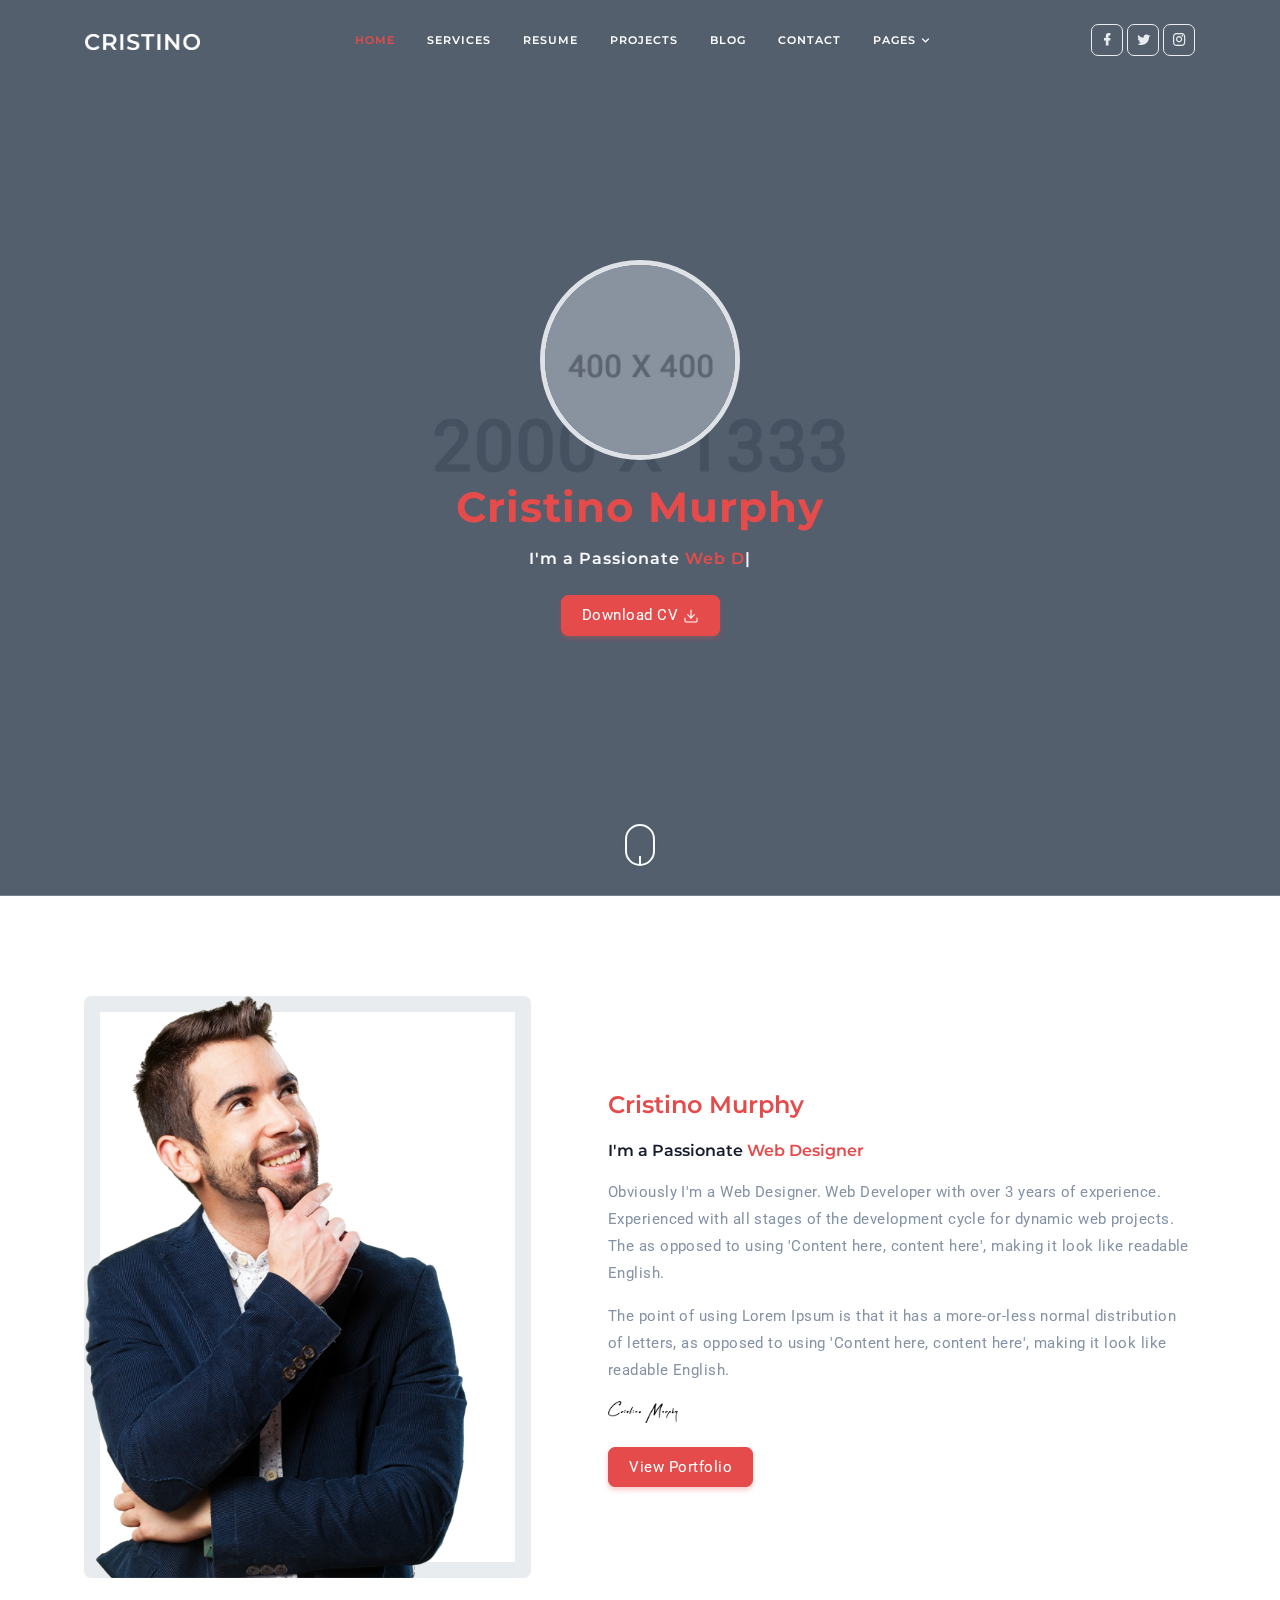
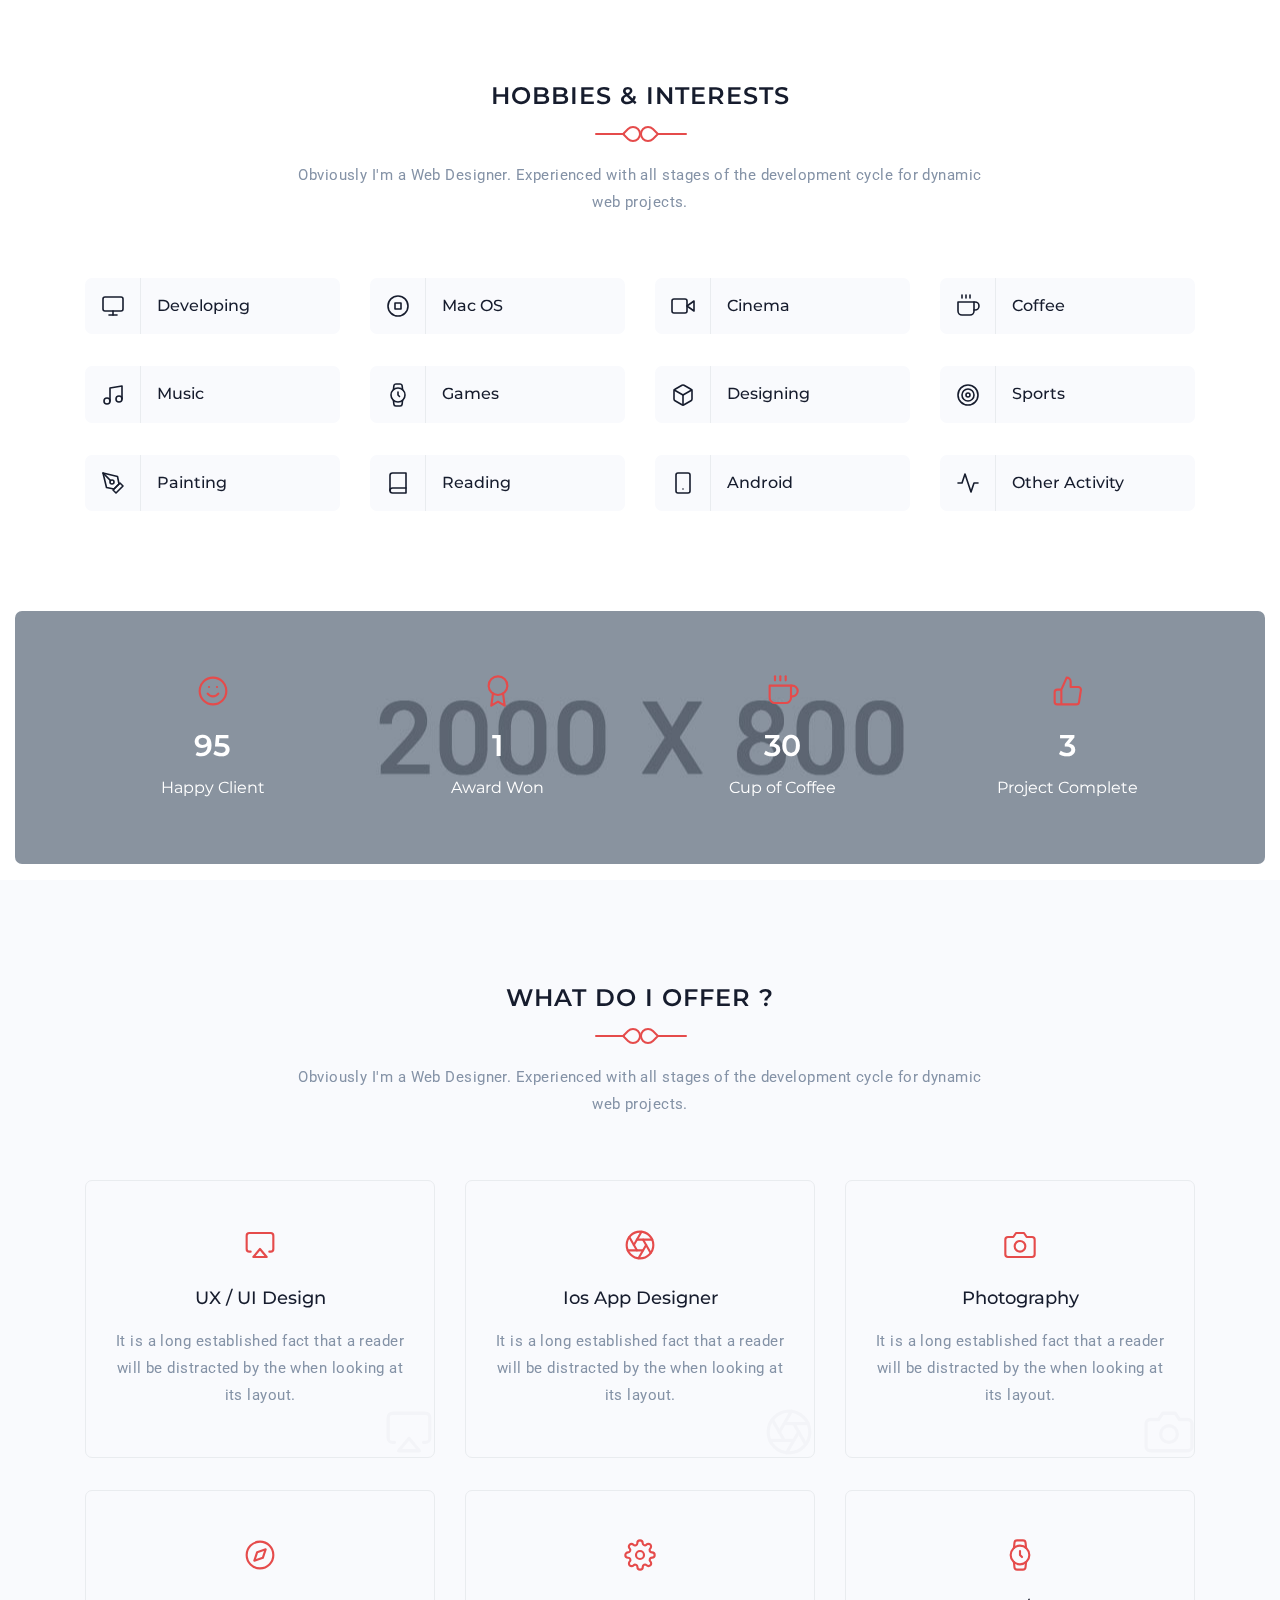
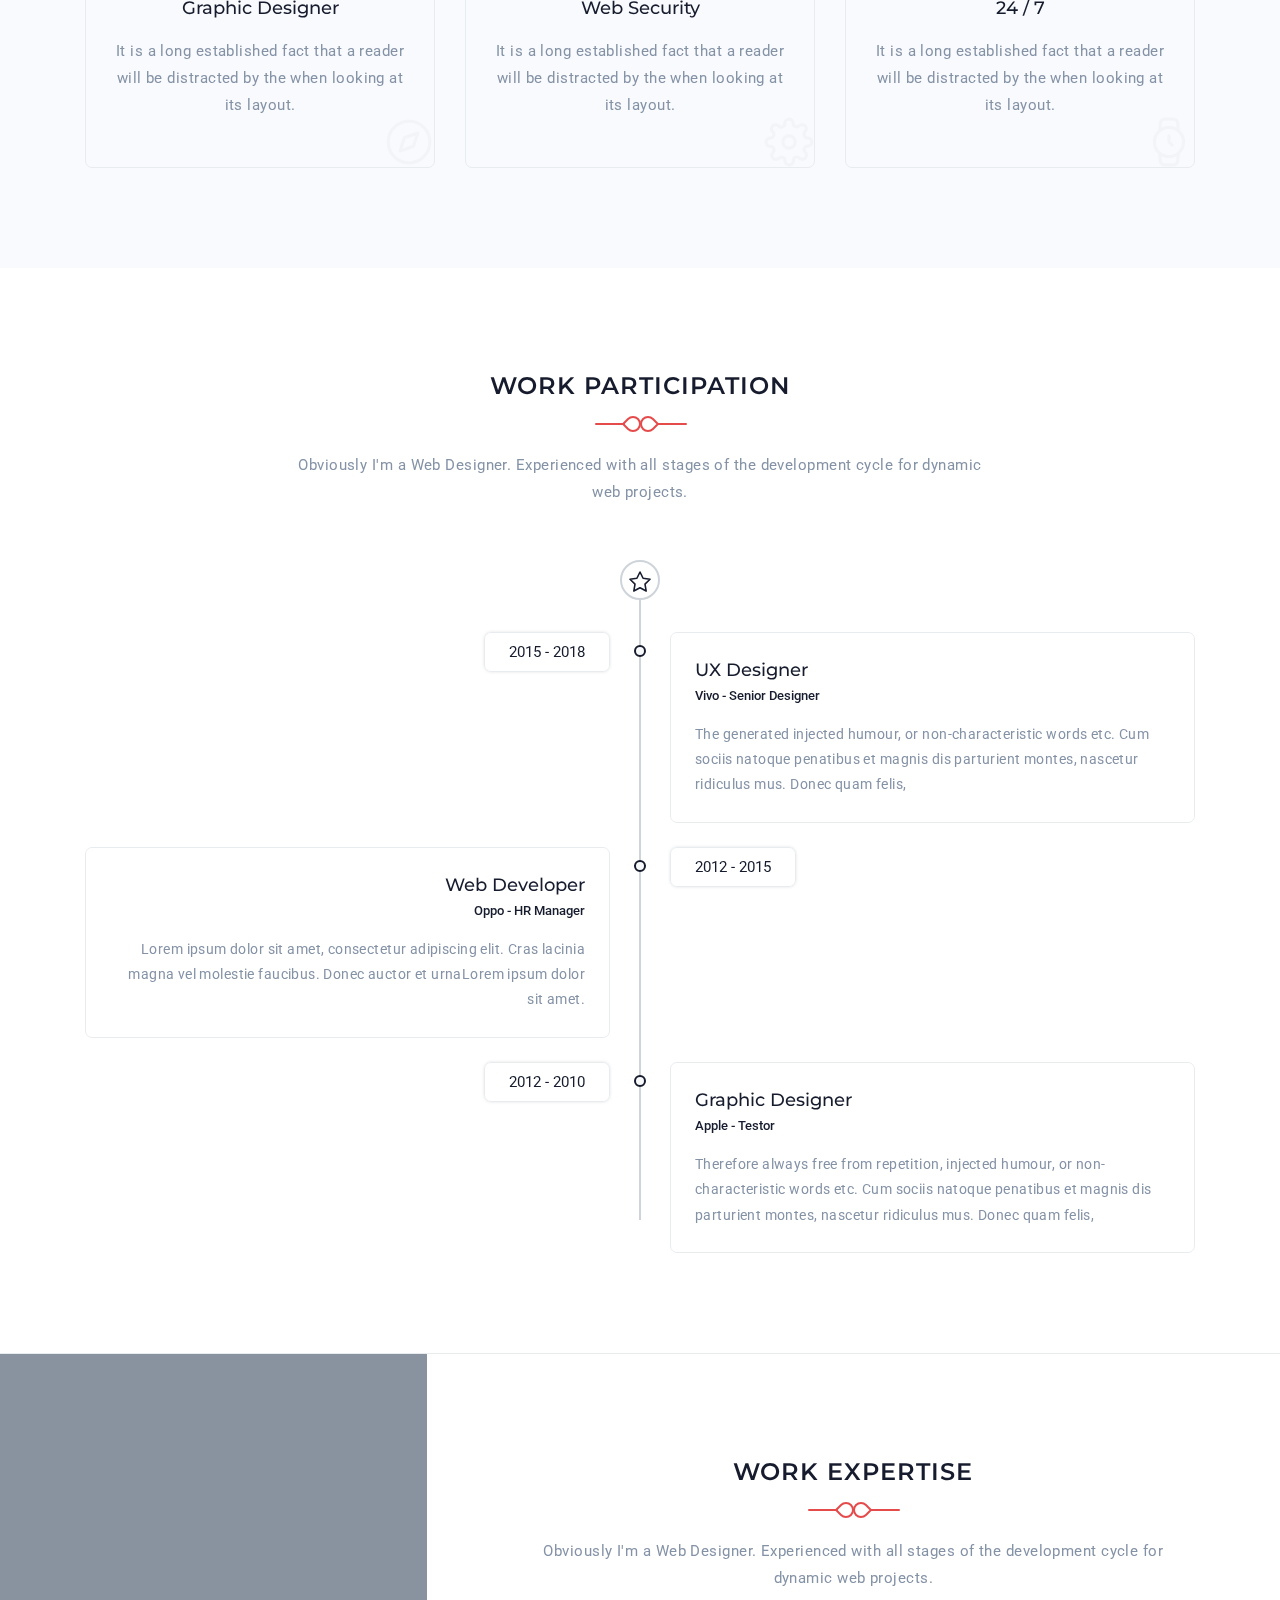
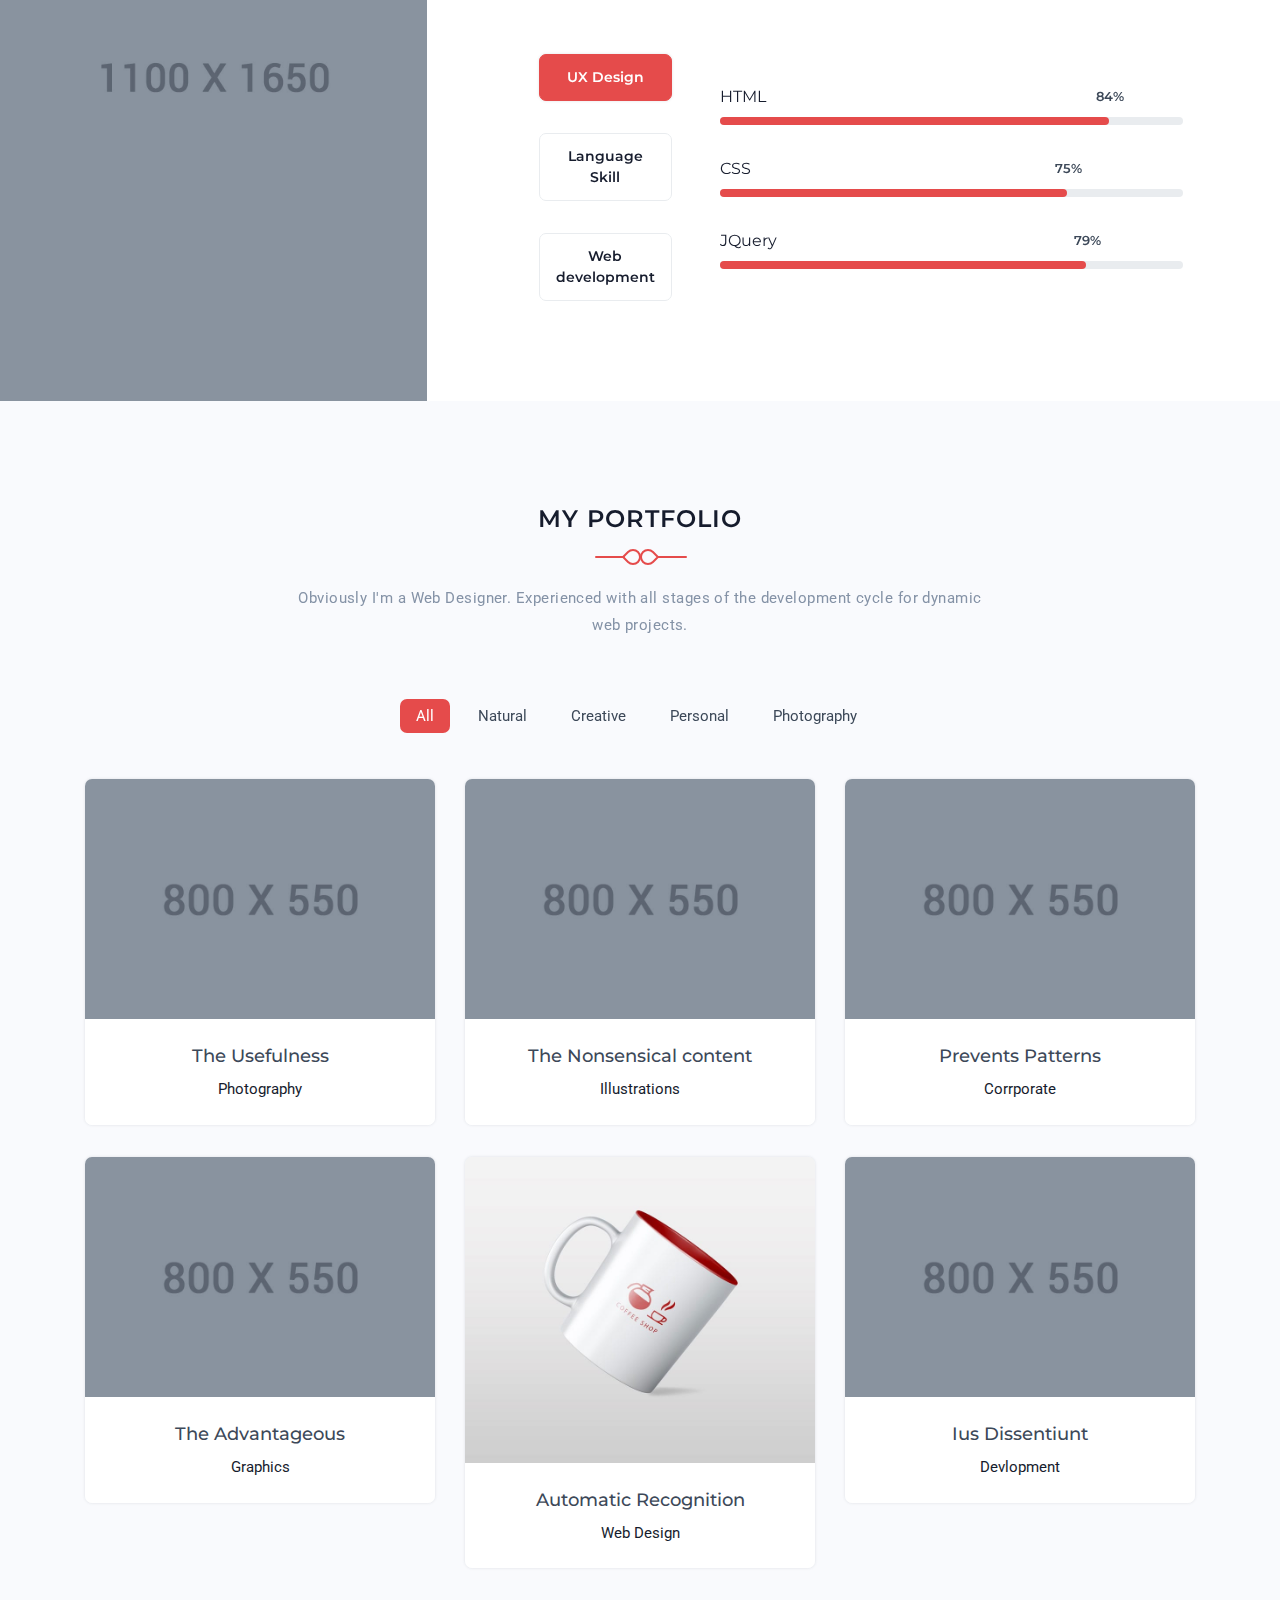
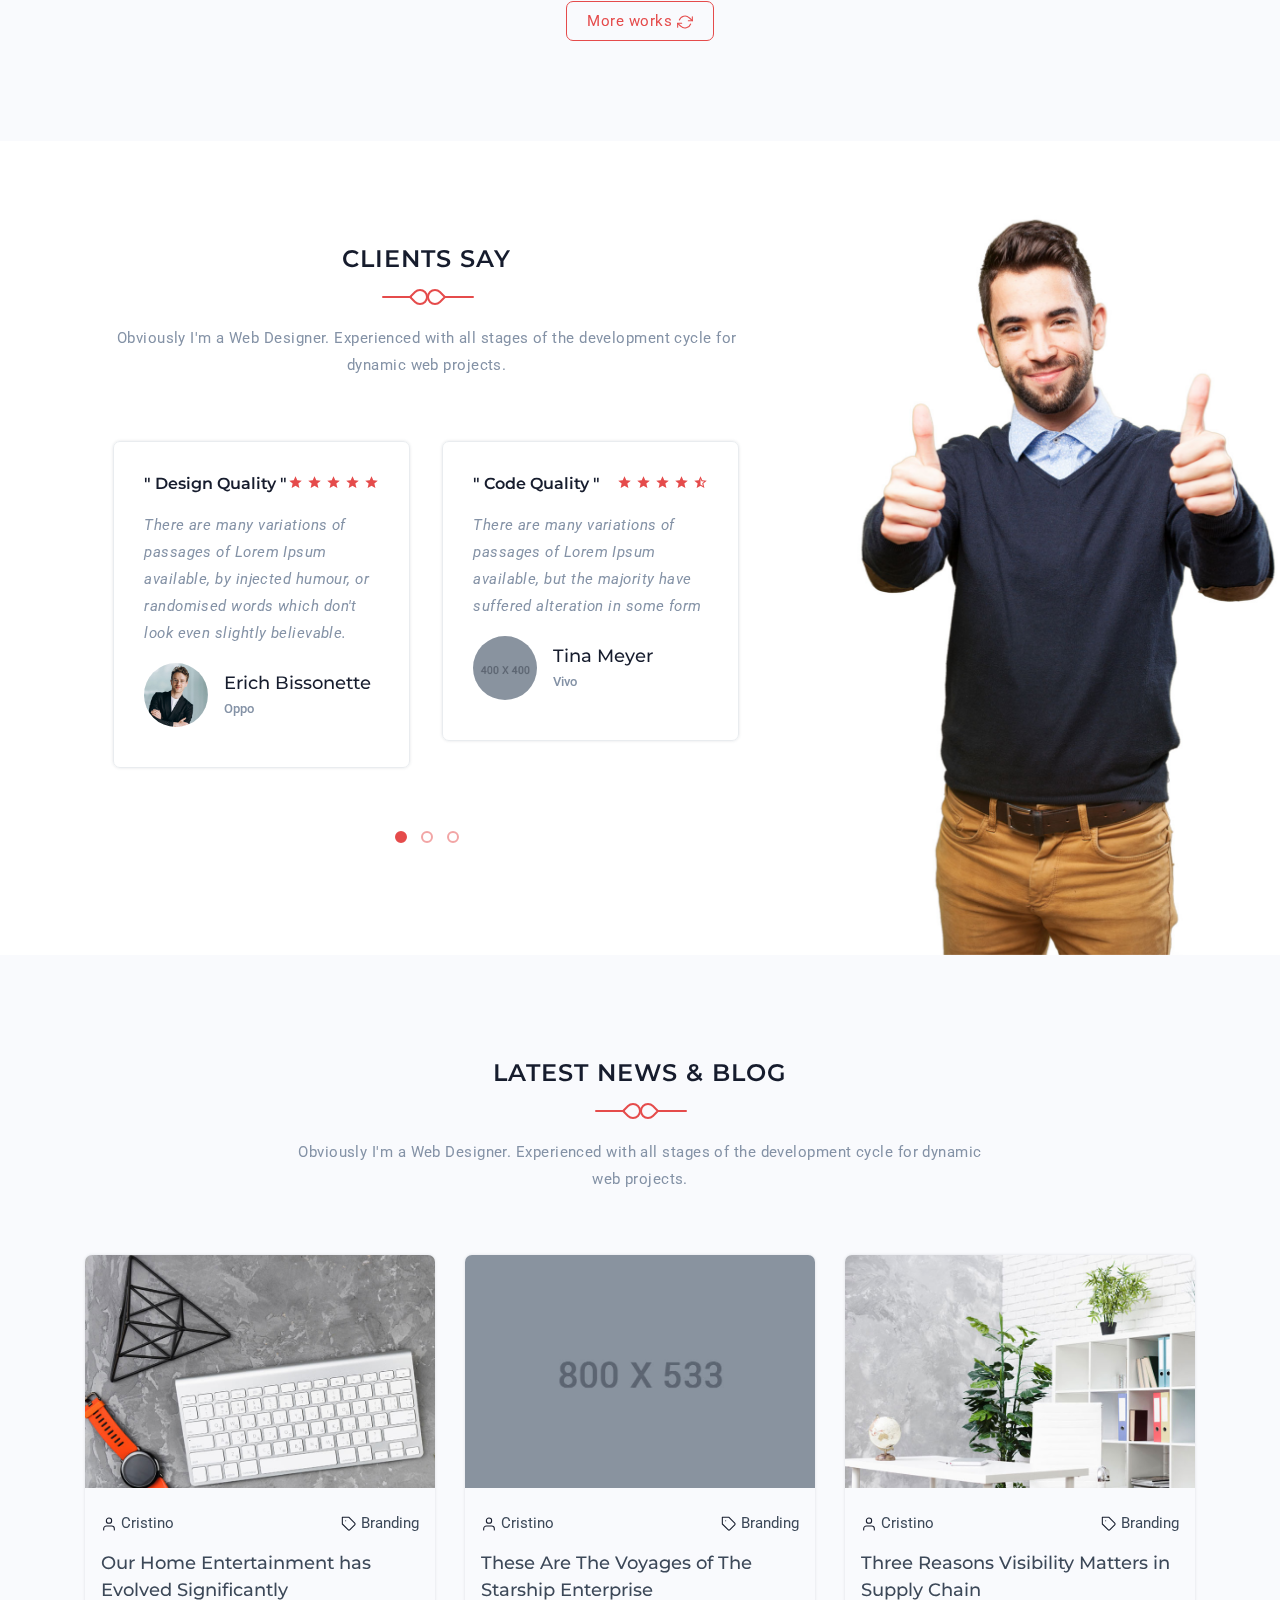
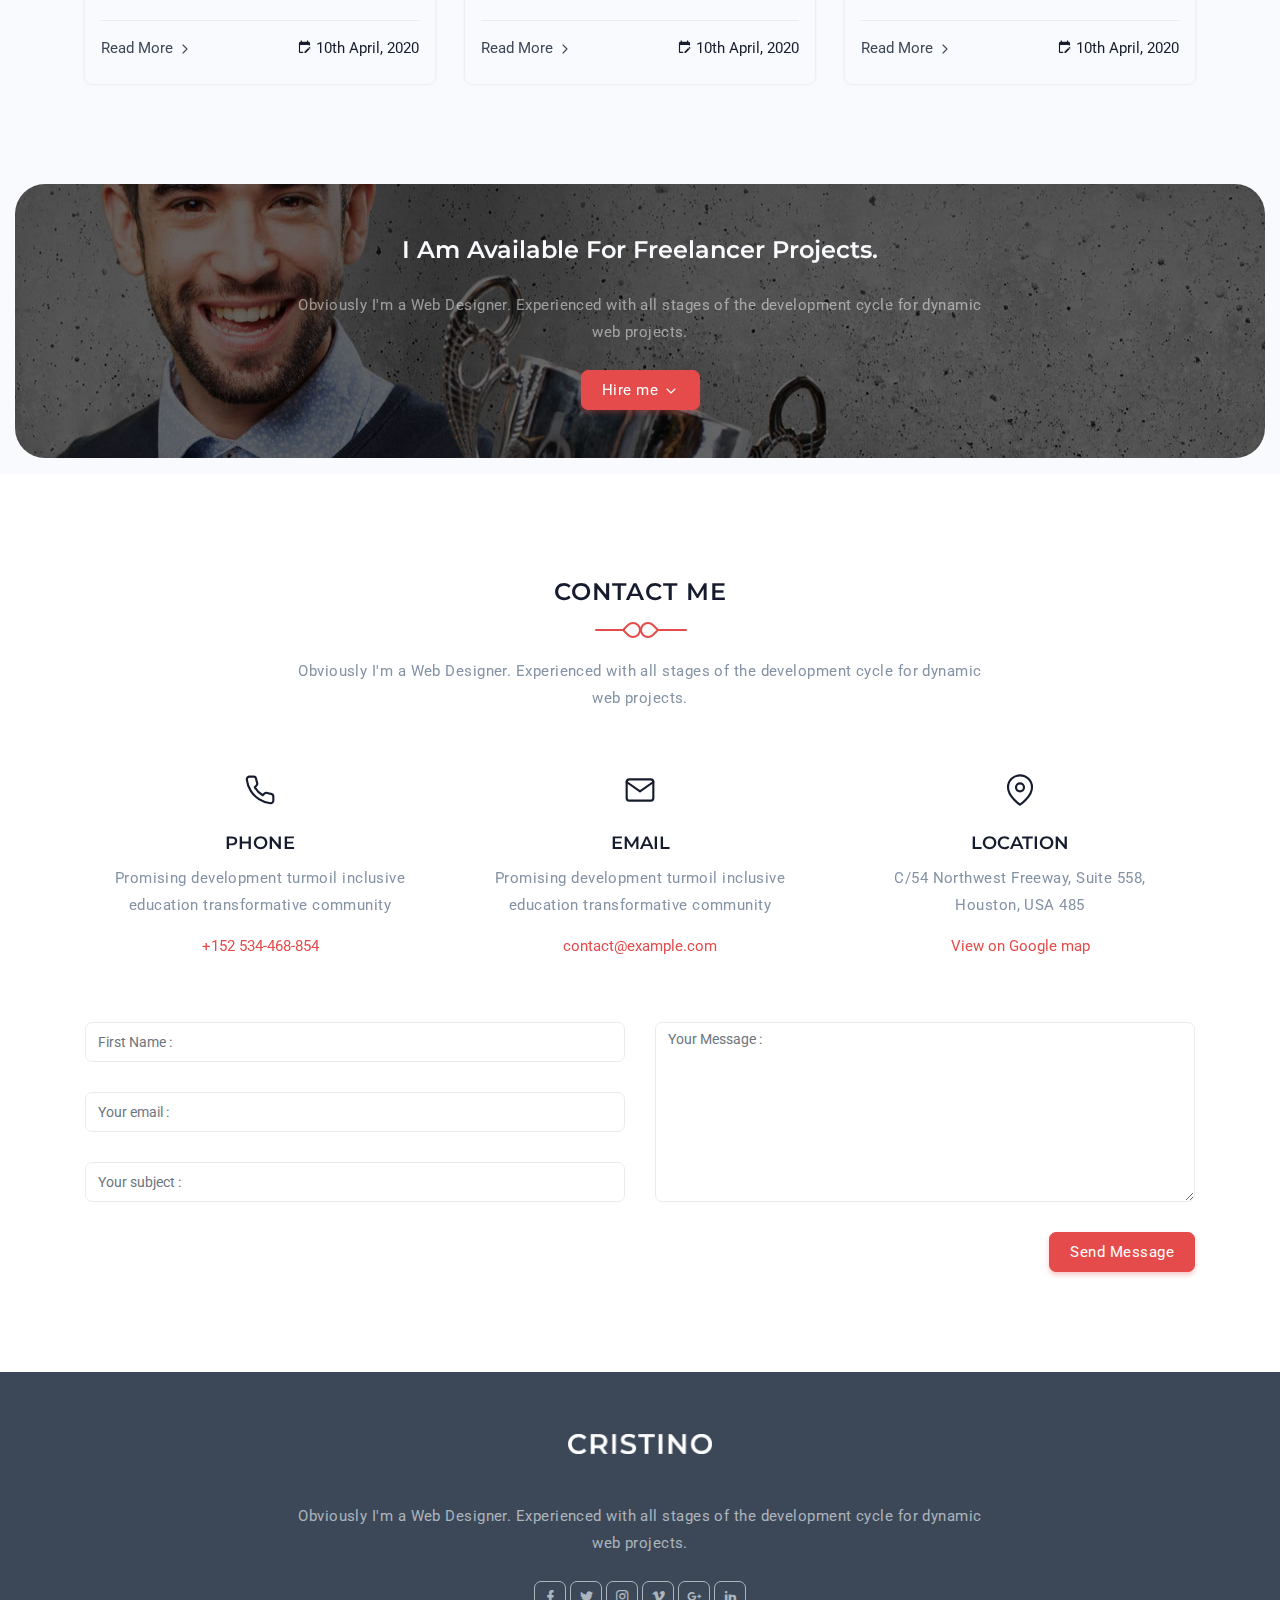
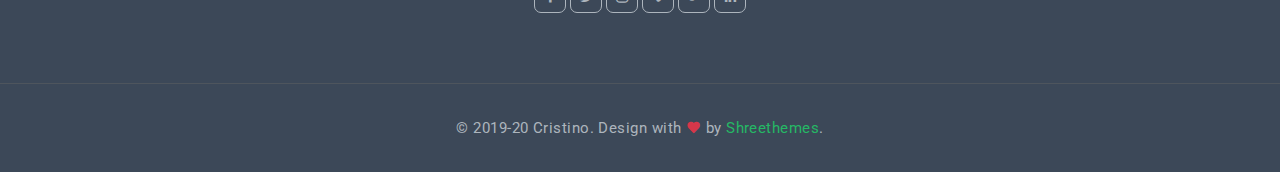
<file: index-ripple.html>
<!DOCTYPE html>
    <html lang="en">

    <head>
        <meta charset="utf-8" />
        <title>Cristino - Personal Portfolio Template</title>
        <meta name="viewport" content="width=device-width, initial-scale=1.0">
        <meta name="description" content="Premium Bootstrap 4 Landing Page Template" />
        <meta name="keywords" content="bootstrap 4, premium, marketing, multipurpose" />
        <meta content="Shreethemes" name="author" />
        <!-- favicon -->
        <link rel="shortcut icon" href="images/favicon.ico">
        <!-- Bootstrap -->
        <link href="css/bootstrap.min.css" rel="stylesheet" type="text/css" />
        <!-- Magnific -->
        <link href="css/magnific-popup.css" rel="stylesheet" type="text/css" />
        <!-- Icon -->
        <link href="css/materialdesignicons.min.css" rel="stylesheet" type="text/css" />
                  
        <!-- SLICK SLIDER -->
        <link rel="stylesheet" href="css/owl.carousel.min.css"/> 
        <link rel="stylesheet" href="css/owl.theme.css"/> 
        <link rel="stylesheet" href="css/owl.transitions.css"/>    
        <!-- Custom Css -->
        <link href="css/style.css" rel="stylesheet" type="text/css" id="theme-opt" />
        <link href="css/colors/default.css" rel="stylesheet" id="color-opt">
        
    </head>

    <body>
        <!-- Loader -->
        <div id="preloader">
            <div id="status">
                <div class="logo">
                    <img src="images/logo.png" height="20" class="d-block mx-auto" alt="">
                </div>
                <div class="spinner">
                    <div class="bounce1"></div>
                    <div class="bounce2"></div>
                    <div class="bounce3"></div>
                </div>
            </div>
        </div>
        <!-- Loader -->
        
        <!-- Navbar Start -->
        <nav class="navbar navbar-expand-lg fixed-top navbar-custom navbar-light sticky">
    		<div class="container">
			    <a class="navbar-brand" href="#">
                    <img src="images/logo.png" class="l-dark" height="16" alt="">
                    <img src="images/logo-light.png" class="l-light" height="16" alt="">
                </a>
			    <button class="navbar-toggler" type="button" data-toggle="collapse" data-target="#navbarCollapse" aria-controls="navbarCollapse" aria-expanded="false" aria-label="Toggle navigation">
			        <span data-feather="menu" class="fea icon-md"></span>
			    </button><!--end button-->

			    <div class="collapse navbar-collapse" id="navbarCollapse">
			        <ul class="navbar-nav mx-auto">
			            <li class="nav-item active">
			                <a class="nav-link" href="#home">Home</a>
                        </li><!--end nav item-->
			            <li class="nav-item">
			                <a class="nav-link" href="#services">Services</a>
			            </li><!--end nav item-->
                        <li class="nav-item">
			                <a class="nav-link" href="#resume">Resume</a>
			            </li><!--end nav item-->
			            <li class="nav-item">
			                <a class="nav-link" href="#projects">Projects</a>
                        </li><!--end nav item-->
			            <li class="nav-item">
			                <a class="nav-link" href="#news">Blog</a>
			            </li><!--end nav item-->
			            <li class="nav-item">
			                <a class="nav-link" href="#contact">Contact</a>
                        </li><!--end nav item-->
                        <li class="nav-item dropdown">
                            <a class="nav-link dropdown-toggle" href="javascript:void(0)" id="navbarDropdown" role="button"
                                data-toggle="dropdown" aria-haspopup="true" aria-expanded="false">Pages
                            </a>
                            <div class="dropdown-menu rounded m-0" aria-labelledby="navbarDropdown">
                                <div class="container mx-0 mx-md-0">
                                    <div class="row">
                                        <div class="col-md-12">
                                            <a class="dropdown-item" href="page-blog.html">Blog</a>
                                            <a class="dropdown-item" href="page-blog-detail.html">Blog Detail</a>
                                            <a class="dropdown-item" href="page-portfolio.html">Portfolio</a>
                                            <a class="dropdown-item" href="page-portfolio-detail.html">Portfolio Detail</a>
                                        </div><!--end col-->
                                    </div><!--end row-->
                                </div><!--end container-->
                            </div>
                        </li><!--end nav item-->
                    </ul>

                    <ul class="list-unstyled mb-0 mt-2 mt-sm-0 social-icon light-social-icon">
                        <li class="list-inline-item"><a href="javascript:void(0)"><i class="mdi mdi-facebook"></i></a></li>
                        <li class="list-inline-item"><a href="javascript:void(0)"><i class="mdi mdi-twitter"></i></a></li>
                        <li class="list-inline-item"><a href="javascript:void(0)"><i class="mdi mdi-instagram"></i></a></li>
                    </ul>
                </div> 
		    </div><!--end container-->
		</nav><!--end navbar-->
        <!-- Navbar End -->

        <!-- HOME START-->
        <section class="bg-home d-flex align-items-center" style="background-image:url('images/home/02.jpg')" id="home">
            <div class="bg-overlay"></div>
            <div class="container">
                <div class="row justify-content-center">
                    <div class="col-lg-12 text-center">
                        <div class="title-heading mt- mt-sm-0">
                            <img src="images/home/hero.jpg" class="img-fluid rounded-circle" alt="">
                            <h1 class="heading text-primary mt-3">Cristino Murphy</h1>
                            <h6 class="sub-title text-light title-dark">I'm a Passionate <span class="element text-primary" data-elements="Web Designer, Web Developer, Photographer"></span></h6>
                            <div class="mt-4">
                                <a href="javascript:void(0)" class="btn btn-pill btn-primary">Download CV <i data-feather="download" class="fea icon-sm"></i></a>
                            </div>
                        </div>
                    </div><!--end col-->
                </div><!--end row-->
            </div><!--end container--> 
            <a href="#about" data-scroll-nav="1" class="mouse-icon mouse-icon-white rounded-pill bg-transparent mouse-down">
                <span class="wheel position-relative d-block mover"></span>
            </a>
        </section><!--end section-->
        <!-- HOME END-->

        <!-- About Start -->
        <section class="section pb-3" id="about">
            <div class="container">
                <div class="row align-items-center">
                    <div class="col-lg-5 col-md-5">
                        <div class="about-hero">
                            <img src="images/hero.png" class="img-fluid mx-auto d-block about-tween position-relative" alt="">
                        </div>
                    </div><!--end col-->

                    <div class="col-lg-7 col-md-7 mt-4 pt-2 mt-sm-0 pt-sm-0">
                        <div class="section-title mb-0 ml-lg-5 ml-md-3">
                            <h4 class="title text-primary mb-3">Cristino Murphy</h4>
                            <h6 class="designation mb-3">I'm a Passionate <span class="text-primary">Web Designer</span></h6>
                            <p class="text-muted">Obviously I'm a Web Designer. Web Developer with over 3 years of experience. Experienced with all stages of the development cycle for dynamic web projects. The as opposed to using 'Content here, content here', making it look like readable English.</p>
                            <p class="text-muted">The point of using Lorem Ipsum is that it has a more-or-less normal distribution of letters, as opposed to using 'Content here, content here', making it look like readable English.</p>
                            <img src="images/sign.png" height="22" alt="">
                            <div class="mt-4">
                                <a href="#projects" class="btn btn-primary mouse-down">View Portfolio</a>
                            </div>
                        </div>
                    </div><!--end col-->
                </div><!--end row-->
            </div><!--end container-->

            <div class="container mt-100 mt-60">
                <div class="row justify-content-center">
                    <div class="col-12 text-center">
                        <div class="section-title">
                            <div class="titles">
                                <h4 class="title title-line text-uppercase mb-4 pb-4">Hobbies & Interests</h4>
                                <span></span>
                            </div>
                            <p class="text-muted mx-auto para-desc mb-0">Obviously I'm a Web Designer. Experienced with all stages of the development cycle for dynamic web projects.</p>
                        </div>
                    </div><!--end col-->
                </div><!--end row-->
                
                <div class="row">
                    <div class="col-lg-3 col-md-4 col-12 mt-4 pt-2">
                        <div class="interests-desc bg-light position-relative px-2 py-3 rounded">
                            <div class="hobbies d-flex align-items-center">
                                <div class="text-center rounded-pill mr-4">
                                    <i data-feather="monitor" class="icon fea icon-md-sm"></i>
                                </div>
                                <div class="content">
                                    <h6 class="title mb-0">Developing</h6>
                                </div>
                            </div>
                        </div>
                    </div><!--end col-->
                    
                    <div class="col-lg-3 col-md-4 col-12 mt-4 pt-2">
                        <div class="interests-desc bg-light position-relative px-2 py-3 rounded">
                            <div class="hobbies d-flex align-items-center">
                                <div class="text-center rounded-pill mr-4">
                                    <i data-feather="stop-circle" class="icon fea icon-md-sm"></i>
                                </div>
                                <div class="content">
                                    <h6 class="title mb-0">Mac OS</h6>
                                </div>
                            </div>
                        </div>
                    </div><!--end col-->
                    
                    <div class="col-lg-3 col-md-4 col-12 mt-4 pt-2">
                        <div class="interests-desc bg-light position-relative px-2 py-3 rounded">
                            <div class="hobbies d-flex align-items-center">
                                <div class="text-center rounded-pill mr-4">
                                    <i data-feather="video" class="icon fea icon-md-sm"></i>
                                </div>
                                <div class="content">
                                    <h6 class="title mb-0">Cinema</h6>
                                </div>
                            </div>
                        </div>
                    </div><!--end col-->
                    
                    <div class="col-lg-3 col-md-4 col-12 mt-4 pt-2">
                        <div class="interests-desc bg-light position-relative px-2 py-3 rounded">
                            <div class="hobbies d-flex align-items-center">
                                <div class="text-center rounded-pill mr-4">
                                    <i data-feather="coffee" class="icon fea icon-md-sm"></i>
                                </div>
                                <div class="content">
                                    <h6 class="title mb-0">Coffee</h6>
                                </div>
                            </div>
                        </div>
                    </div><!--end col-->
                    
                    <div class="col-lg-3 col-md-4 col-12 mt-4 pt-2">
                        <div class="interests-desc bg-light position-relative px-2 py-3 rounded">
                            <div class="hobbies d-flex align-items-center">
                                <div class="text-center rounded-pill mr-4">
                                    <i data-feather="music" class="icon fea icon-md-sm"></i>
                                </div>
                                <div class="content">
                                    <h6 class="title mb-0">Music</h6>
                                </div>
                            </div>
                        </div>
                    </div><!--end col-->
                    
                    <div class="col-lg-3 col-md-4 col-12 mt-4 pt-2">
                        <div class="interests-desc bg-light position-relative px-2 py-3 rounded">
                            <div class="hobbies d-flex align-items-center">
                                <div class="text-center rounded-pill mr-4">
                                    <i data-feather="watch" class="icon fea icon-md-sm"></i>
                                </div>
                                <div class="content">
                                    <h6 class="title mb-0">Games</h6>
                                </div>
                            </div>
                        </div>
                    </div><!--end col-->
                    
                    <div class="col-lg-3 col-md-4 col-12 mt-4 pt-2">
                        <div class="interests-desc bg-light position-relative px-2 py-3 rounded">
                            <div class="hobbies d-flex align-items-center">
                                <div class="text-center rounded-pill mr-4">
                                    <i data-feather="box" class="icon fea icon-md-sm"></i>
                                </div>
                                <div class="content">
                                    <h6 class="title mb-0">Designing</h6>
                                </div>
                            </div>
                        </div>
                    </div><!--end col-->
                    
                    <div class="col-lg-3 col-md-4 col-12 mt-4 pt-2">
                        <div class="interests-desc bg-light position-relative px-2 py-3 rounded">
                            <div class="hobbies d-flex align-items-center">
                                <div class="text-center rounded-pill mr-4">
                                    <i data-feather="target" class="icon fea icon-md-sm"></i>
                                </div>
                                <div class="content">
                                    <h6 class="title mb-0">Sports</h6>
                                </div>
                            </div>
                        </div>
                    </div><!--end col-->
                    
                    <div class="col-lg-3 col-md-4 col-12 mt-4 pt-2">
                        <div class="interests-desc bg-light position-relative px-2 py-3 rounded">
                            <div class="hobbies d-flex align-items-center">
                                <div class="text-center rounded-pill mr-4">
                                    <i data-feather="pen-tool" class="icon fea icon-md-sm"></i>
                                </div>
                                <div class="content">
                                    <h6 class="title mb-0">Painting</h6>
                                </div>
                            </div>
                        </div>
                    </div><!--end col-->
                    
                    <div class="col-lg-3 col-md-4 col-12 mt-4 pt-2">
                        <div class="interests-desc bg-light position-relative px-2 py-3 rounded">
                            <div class="hobbies d-flex align-items-center">
                                <div class="text-center rounded-pill mr-4">
                                    <i data-feather="book" class="icon fea icon-md-sm"></i>
                                </div>
                                <div class="content">
                                    <h6 class="title mb-0">Reading</h6>
                                </div>
                            </div>
                        </div>
                    </div><!--end col-->
                    
                    <div class="col-lg-3 col-md-4 col-12 mt-4 pt-2">
                        <div class="interests-desc bg-light position-relative px-2 py-3 rounded">
                            <div class="hobbies d-flex align-items-center">
                                <div class="text-center rounded-pill mr-4">
                                    <i data-feather="smartphone" class="icon fea icon-md-sm"></i>
                                </div>
                                <div class="content">
                                    <h6 class="title mb-0">Android</h6>
                                </div>
                            </div>
                        </div>
                    </div><!--end col-->
                    
                    <div class="col-lg-3 col-md-4 col-12 mt-4 pt-2">
                        <div class="interests-desc bg-light position-relative px-2 py-3 rounded">
                            <div class="hobbies d-flex align-items-center">
                                <div class="text-center rounded-pill mr-4">
                                    <i data-feather="activity" class="icon fea icon-md-sm"></i>
                                </div>
                                <div class="content">
                                    <h6 class="title mb-0">Other Activity</h6>
                                </div>
                            </div>
                        </div>
                    </div><!--end col-->
                </div>
            </div><!--end container-->

            <div class="container-fluid mt-100 mt-60">
                <div class="rounded py-md-5 py-4" style="background: url('images/bg-counter.jpg') center center;">
                    <div class="container">
                        <div class="row" id="counter">
                            <div class="col-lg-3 col-6">
                                <div class="counter-box rounded py-3 text-center">
                                    <div class="counter-icon">
                                        <i data-feather="smile" class="fea icon-md text-primary"></i>
                                    </div>
                                    <h3 class="counter-value mt-3 text-white title-dark" data-count="1251">95</h3>
                                    <h6 class="counter-head font-weight-normal mb-0 text-white title-dark">Happy Client</h6>
                                </div><!--end counter box-->
                            </div><!--end col-->
    
                            <div class="col-lg-3 col-6">
                                <div class="counter-box rounded py-3 text-center">
                                    <div class="counter-icon">
                                        <i data-feather="award" class="fea icon-md text-primary"></i>
                                    </div>
                                    <h3 class="counter-value mt-3 text-white title-dark" data-count="15">1</h3>
                                    <h6 class="counter-head font-weight-normal mb-0 text-white title-dark">Award Won</h6>
                                </div><!--end counter box-->
                            </div><!--end col-->
    
                            <div class="col-lg-3 col-6">
                                <div class="counter-box rounded py-3 text-center">
                                    <div class="counter-icon">
                                        <i data-feather="coffee" class="fea icon-md text-primary"></i>
                                    </div>
                                    <h3 class="counter-value mt-3 text-white title-dark" data-count="3261">30</h3>
                                    <h6 class="counter-head font-weight-normal mb-0 text-white title-dark">Cup of Coffee</h6>
                                </div><!--end counter box-->
                            </div><!--end col-->
    
                            <div class="col-lg-3 col-6">
                                <div class="counter-box rounded py-3 text-center">
                                    <div class="counter-icon">
                                        <i data-feather="thumbs-up" class="fea icon-md text-primary"></i>
                                    </div>
                                    <h3 class="counter-value mt-3 text-white title-dark" data-count="36">3</h3>
                                    <h6 class="counter-head font-weight-normal mb-0 text-white title-dark">Project Complete</h6>
                                </div><!--end counter box-->
                            </div><!--end col-->
                        </div><!--end row-->
                    </div><!--end container-->
                </div><!--end div-->
            </div><!--end container fluid-->
        </section>
        <!-- About end -->
            
        <!-- Services Start -->
        <section class="section bg-light" id="services">
            <div class="container">
                <div class="row justify-content-center">
                    <div class="col-12 text-center">
                        <div class="section-title">
                            <div class="titles">
                                <h4 class="title title-line text-uppercase mb-4 pb-4">What Do I Offer ?</h4>
                                <span></span>
                            </div>
                            <p class="text-muted mx-auto para-desc mb-0">Obviously I'm a Web Designer. Experienced with all stages of the development cycle for dynamic web projects.</p>
                        </div>
                    </div><!--end col-->
                </div><!--end row-->

                <div class="row">                    
                    <div class="col-lg-4 col-md-6 col-12 mt-4 pt-2">
                        <div class="service-wrapper rounded position-relative text-center border border-footer p-4 pt-5 pb-5">
                            <div class="icon text-primary">
                                <i data-feather="airplay" class="fea icon-md"></i>
                            </div>
                            <div class="content mt-4">
                                <h5 class="title">UX / UI Design</h5>
                                <p class="text-muted mt-3 mb-0">It is a long established fact that a reader will be distracted by the when looking at its layout.</p>
                            </div>
                            <div class="big-icon">
                                <i data-feather="airplay" class="fea icons"></i>
                            </div>
                        </div>
                    </div><!--end col-->

                    <div class="col-lg-4 col-md-6 col-12 mt-4 pt-2">
                        <div class="service-wrapper rounded position-relative text-center border border-footer p-4 pt-5 pb-5">
                            <div class="icon text-primary">
                                <i data-feather="aperture" class="fea icon-md"></i>
                            </div>
                            <div class="content mt-4">
                                <h5 class="title">Ios App Designer</h5>
                                <p class="text-muted mt-3 mb-0">It is a long established fact that a reader will be distracted by the when looking at its layout.</p>
                            </div>
                            <div class="big-icon">
                                <i data-feather="aperture" class="fea icons"></i>
                            </div>
                        </div>
                    </div><!--end col-->
                    
                    <div class="col-lg-4 col-md-6 col-12 mt-4 pt-2">
                        <div class="service-wrapper rounded position-relative text-center border border-footer p-4 pt-5 pb-5">
                            <div class="icon text-primary">
                                <i data-feather="camera" class="fea icon-md"></i>
                            </div>
                            <div class="content mt-4">
                                <h5 class="title">Photography</h5>
                                <p class="text-muted mt-3 mb-0">It is a long established fact that a reader will be distracted by the when looking at its layout.</p>
                            </div>
                            <div class="big-icon">
                                <i data-feather="camera" class="fea icons"></i>
                            </div>
                        </div>
                    </div><!--end col-->
                    
                    <div class="col-lg-4 col-md-6 col-12 mt-4 pt-2">
                        <div class="service-wrapper rounded position-relative text-center border border-footer p-4 pt-5 pb-5">
                            <div class="icon text-primary">
                                <i data-feather="compass" class="fea icon-md"></i>
                            </div>
                            <div class="content mt-4">
                                <h5 class="title">Graphic Designer</h5>
                                <p class="text-muted mt-3 mb-0">It is a long established fact that a reader will be distracted by the when looking at its layout.</p>
                            </div>
                            <div class="big-icon">
                                <i data-feather="compass" class="fea icons"></i>
                            </div>
                        </div>
                    </div><!--end col-->
                    
                    <div class="col-lg-4 col-md-6 col-12 mt-4 pt-2">
                        <div class="service-wrapper rounded position-relative text-center border border-footer p-4 pt-5 pb-5">
                            <div class="icon text-primary">
                                <i data-feather="settings" class="fea icon-md"></i>
                            </div>
                            <div class="content mt-4">
                                <h5 class="title">Web Security</h5>
                                <p class="text-muted mt-3 mb-0">It is a long established fact that a reader will be distracted by the when looking at its layout.</p>
                            </div>
                            <div class="big-icon">
                                <i data-feather="settings" class="fea icons"></i>
                            </div>
                        </div>
                    </div><!--end col-->
                    
                    <div class="col-lg-4 col-md-6 col-12 mt-4 pt-2">
                        <div class="service-wrapper rounded position-relative text-center border border-footer p-4 pt-5 pb-5">
                            <div class="icon text-primary">
                                <i data-feather="watch" class="fea icon-md"></i>
                            </div>
                            <div class="content mt-4">
                                <h5 class="title">24 / 7</h5>
                                <p class="text-muted mt-3 mb-0">It is a long established fact that a reader will be distracted by the when looking at its layout.</p>
                            </div>
                            <div class="big-icon">
                                <i data-feather="watch" class="fea icons"></i>
                            </div>
                        </div>
                    </div><!--end col-->
                </div><!--end row-->
            </div><!--end container-->
        </section>
        <!-- Services End -->

        <!-- Resume Start -->
        <section class="section" id="resume">
            <div class="container">
                <div class="row justify-content-center">
                    <div class="col-12 text-center">
                        <div class="section-title">
                            <div class="titles">
                                <h4 class="title title-line text-uppercase mb-4 pb-4">Work Participation</h4>
                                <span></span>
                            </div>
                            <p class="text-muted mx-auto para-desc mb-0">Obviously I'm a Web Designer. Experienced with all stages of the development cycle for dynamic web projects.</p>
                        </div>
                    </div><!--end col-->
                </div><!--end row-->

                <div class="row">
                    <div class="col-12">
                        <div class="main-icon rounded-pill text-center mt-4 pt-2">
                            <i data-feather="star" class="fea icon-md-sm"></i>
                        </div>
                        <div class="timeline-page pt-2 position-relative">
                            <div class="timeline-item mt-4">
                                <div class="row">
                                    <div class="col-lg-6 col-md-6 col-sm-6">
                                        <div class="duration date-label-left border rounded p-2 pl-4 pr-4 position-relative shadow text-left">2015 - 2018</div>
                                    </div><!--end col-->
                                    <div class="col-lg-6 col-md-6 col-sm-6">
                                        <div class="event event-description-right rounded p-4 border float-left text-left">
                                            <h5 class="title mb-0 text-capitalize">UX Designer</h5>
                                            <small class="company">Vivo - Senior Designer</small>
                                            <p class="timeline-subtitle mt-3 mb-0 text-muted">The generated injected humour, or non-characteristic words etc. Cum sociis natoque penatibus et magnis dis parturient montes, nascetur ridiculus mus. Donec quam felis,</p>
                                        </div>
                                    </div><!--end col-->
                                </div><!--end row-->
                            </div><!--end timeline item-->
            
                            <div class="timeline-item mt-4">
                                <div class="row">
                                    <div class="col-lg-6 col-md-6 col-sm-6 order-sm-1 order-2">
                                        <div class="event event-description-left rounded p-4 border float-left text-right">
                                            <h5 class="title mb-0 text-capitalize">Web Developer</h5>
                                            <small class="company">Oppo - HR Manager</small>
                                            <p class="timeline-subtitle mt-3 mb-0 text-muted">Lorem ipsum dolor sit amet, consectetur adipiscing elit. Cras lacinia magna vel molestie faucibus. Donec auctor et urnaLorem ipsum dolor sit amet.</p>
                                        </div>
                                    </div><!--end col-->
                                    <div class="col-lg-6 col-md-6 col-sm-6 order-sm-2 order-1">
                                        <div class="duration duration-right rounded border p-2 pl-4 pr-4 position-relative shadow text-left">2012 - 2015</div>
                                    </div><!--end col-->
                                </div><!--end row-->
                            </div><!--end timeline item-->
        
                            <div class="timeline-item mt-4">
                                <div class="row">
                                    <div class="col-lg-6 col-md-6 col-sm-6">
                                        <div class="duration date-label-left border rounded p-2 pl-4 pr-4 position-relative shadow text-left"> 2012 - 2010</div>
                                    </div><!--end col-->
                                    <div class="col-lg-6 col-md-6 col-sm-6">
                                        <div class="event event-description-right rounded p-4 border float-left text-left">
                                            <h5 class="title mb-0 text-capitalize">Graphic Designer</h5>
                                            <small class="company">Apple - Testor</small>
                                            <p class="timeline-subtitle mt-3 mb-0 text-muted">Therefore always free from repetition, injected humour, or non-characteristic words etc. Cum sociis natoque penatibus et magnis dis parturient montes, nascetur ridiculus mus. Donec quam felis, </p>
                                        </div>
                                    </div><!--end col-->
                                </div><!--end row-->
                            </div><!--end timeline item-->
                        </div><!--end timeline page-->
                        <!-- TIMELINE END -->
                    </div><!--end col-->
                </div><!--end row-->
            </div><!--end container-->
        </section><!--end section-->   
        <!-- Skill End -->

        <!-- Skill & CTA START -->
        <section class="cta-full border-top">
            <div class="container-fluid">
                <div class="row position-relative">
                    <div class="col-lg-4 padding-less img" style="background-image:url('images/skills.jpg')" data-jarallax='{"speed": 0.5}'></div><!-- end col -->
                    <div class="col-lg-8 offset-lg-4">
                        <div class="cta-full-img-box">
                            <div class="row justify-content-center">
                                <div class="col-12 text-center">
                                    <div class="section-title">
                                        <div class="titles">
                                            <h4 class="title title-line text-uppercase mb-4 pb-4">Work Expertise</h4>
                                            <span></span>
                                        </div>
                                        <p class="text-muted mx-auto para-desc mb-0">Obviously I'm a Web Designer. Experienced with all stages of the development cycle for dynamic web projects.</p>
                                    </div>
                                </div><!--end col-->
                            </div><!--end row-->

                            <div class="row align-items-center">
                                <div class="col-lg-3 col-md-4 col-12">
                                    <ul class="nav nav-pills flex-column px-0" id="pills-tab" role="tablist">
                                        <li class="nav-item mt-4 pt-2">
                                            <a class="nav-link rounded active" id="pills-cloud-tab" data-toggle="pill" href="#pills-cloud" role="tab" aria-controls="pills-cloud" aria-selected="false">
                                                <div class="skill-container text-center pt-1 pb-1">
                                                    <h6 class="title mb-0">UX Design</h6>
                                                </div>
                                            </a><!--end nav link-->
                                        </li><!--end nav item-->
                                        
                                        <li class="nav-item mt-4 pt-2">
                                            <a class="nav-link rounded" id="pills-smart-tab" data-toggle="pill" href="#pills-smart" role="tab" aria-controls="pills-smart" aria-selected="false">
                                                <div class="skill-container text-center pt-1 pb-1">
                                                    <h6 class="title mb-0">Language Skill</h6>
                                                </div>
                                            </a><!--end nav link-->
                                        </li><!--end nav item-->
                                        
                                        <li class="nav-item mt-4 pt-2">
                                            <a class="nav-link rounded" id="pills-apps-tab" data-toggle="pill" href="#pills-apps" role="tab" aria-controls="pills-apps" aria-selected="false">
                                                <div class="skill-container text-center pt-1 pb-1">
                                                    <h6 class="title mb-0">Web development</h6>
                                                </div>
                                            </a><!--end nav link-->
                                        </li><!--end nav item-->
                                    </ul><!--end nav pills-->
                                </div><!--end col-->

                                <div class="col-lg-9 col-md-8 col-12">
                                    <div class="tab-content pl-lg-4" id="pills-tabContent">
                                        <div class="tab-pane fade show active" id="pills-cloud" role="tabpanel" aria-labelledby="pills-cloud-tab">
                                            <div class="progress-box mt-4 pt-2">
                                                <h6 class="font-weight-normal">HTML</h6>
                                                <div class="progress">
                                                    <div class="progress-bar position-relative bg-primary" style="width:84%;">
                                                        <div class="progress-value d-block text-dark h6">84%</div>
                                                    </div>
                                                </div>
                                            </div><!--end process box-->
                                            <div class="progress-box mt-4 pt-2">
                                                <h6 class="font-weight-normal">CSS</h6>
                                                <div class="progress">
                                                    <div class="progress-bar position-relative bg-primary" style="width:75%;">
                                                        <div class="progress-value d-block text-dark h6">75%</div>
                                                    </div>
                                                </div>
                                            </div><!--end process box-->
                                            <div class="progress-box mt-4 pt-2">
                                                <h6 class="font-weight-normal">JQuery</h6>
                                                <div class="progress">
                                                    <div class="progress-bar position-relative bg-primary" style="width:79%;">
                                                        <div class="progress-value d-block text-dark h6">79%</div>
                                                    </div>
                                                </div>
                                            </div><!--end process box-->
                                        </div><!--end teb pane-->
                                        
                                        <div class="tab-pane fade" id="pills-smart" role="tabpanel" aria-labelledby="pills-smart-tab">
                                            <div class="progress-box mt-4 pt-2">
                                                <h6 class="font-weight-normal">English</h6>
                                                <div class="progress">
                                                    <div class="progress-bar position-relative bg-primary" style="width:84%;">
                                                        <div class="progress-value d-block text-dark h6">84%</div>
                                                    </div>
                                                </div>
                                            </div><!--end process box-->
                                            <div class="progress-box mt-4 pt-2">
                                                <h6 class="font-weight-normal">Spanish</h6>
                                                <div class="progress">
                                                    <div class="progress-bar position-relative bg-primary" style="width:75%;">
                                                        <div class="progress-value d-block text-dark h6">75%</div>
                                                    </div>
                                                </div>
                                            </div><!--end process box-->
                                            <div class="progress-box mt-4 pt-2">
                                                <h6 class="font-weight-normal">German</h6>
                                                <div class="progress">
                                                    <div class="progress-bar position-relative bg-primary" style="width:79%;">
                                                        <div class="progress-value d-block text-dark h6">79%</div>
                                                    </div>
                                                </div>
                                            </div><!--end process box-->
                                        </div><!--end teb pane-->

                                        <div class="tab-pane fade" id="pills-apps" role="tabpanel" aria-labelledby="pills-apps-tab">
                                            <div class="progress-box mt-4 pt-2">
                                                <h6 class="font-weight-normal">Photoshop</h6>
                                                <div class="progress">
                                                    <div class="progress-bar position-relative bg-primary" style="width:84%;">
                                                        <div class="progress-value d-block text-dark h6">84%</div>
                                                    </div>
                                                </div>
                                            </div><!--end process box-->
                                            <div class="progress-box mt-4 pt-2">
                                                <h6 class="font-weight-normal">Sketch</h6>
                                                <div class="progress">
                                                    <div class="progress-bar position-relative bg-primary" style="width:75%;">
                                                        <div class="progress-value d-block text-dark h6">75%</div>
                                                    </div>
                                                </div>
                                            </div>
                                        </div><!--end teb pane-->
                                    </div><!--end tab content-->
                                </div><!--end col-->
                            </div> <!-- end row --> 
                        </div> <!-- end about detail -->
                    </div> <!-- end col -->        
                </div><!--end row-->
            </div><!--end container fluid-->
        </section><!--end section-->   
        <!-- Skill & CTA End -->

        <!-- Projects End -->
        <section class="section bg-light" id="projects">
            <div class="container">
                <div class="row justify-content-center">
                    <div class="col-12 text-center">
                        <div class="section-title">
                            <div class="titles">
                                <h4 class="title title-line text-uppercase mb-4 pb-4">My Portfolio</h4>
                                <span></span>
                            </div>
                            <p class="text-muted mx-auto para-desc mb-0">Obviously I'm a Web Designer. Experienced with all stages of the development cycle for dynamic web projects.</p>
                        </div>
                    </div><!--end col-->
                </div><!--end row-->
            </div>    
            
            <div class="container">                
                <div class="row mt-4 pt-2">
                    <div class="col-lg-12">
                        <ul class="portfolioFilter text-center mb-0 list-unstyled">
                            <li class="list-inline-item mb-3"><a href="#" data-filter="*" class="active text-dark mr-2 py-2 px-3 rounded">All</a></li>
                            <li class="list-inline-item mb-3"><a href="#" data-filter=".natural" class="text-dark mr-2 py-2 px-3 rounded">Natural</a></li>
                            <li class="list-inline-item mb-3"><a href="#" data-filter=".creative" class="text-dark mr-2 py-2 px-3 rounded">Creative</a></li>
                            <li class="list-inline-item mb-3"><a href="#" data-filter=".personal" class="text-dark mr-2 py-2 px-3 rounded">Personal</a></li>
                            <li class="list-inline-item mb-3"><a href="#" data-filter=".photography" class="text-dark mr-2 py-2 px-3 rounded">Photography</a></li>
                        </ul>
                    </div><!--end col-->
                </div><!--end row-->

                <div class="portfolioContainer row">
                    <div class="col-lg-4 col-md-6 mt-4 pt-2 natural personal">
                        <div class="portfolio-box rounded shadow position-relative overflow-hidden">
                            <div class="portfolio-box-img position-relative overflow-hidden">
                                <img src="images/portfolio/1.jpg" class="img-fluid" alt="member-image">
                                <div class="overlay-work">
                                    <div class="work-content text-center">
                                        <a href="images/portfolio/1.jpg" class="text-light work-icon bg-dark d-inline-block rounded-pill mfp-image"><i data-feather="camera" class="fea icon-sm image-icon"></i></a>
                                    </div>
                                </div>
                            </div>
                            <div class="gallary-title py-4 text-center">
                                <h5><a href="page-portfolio-detail.html" class="title text-dark">The Usefulness</a></h5>
                                <span>Photography</span>
                            </div>
                        </div>
                    </div><!--end col-->

                    <div class="col-lg-4 col-md-6 mt-4 pt-2 creative personal photography">
                        <div class="portfolio-box rounded shadow position-relative overflow-hidden">
                            <div class="portfolio-box-img position-relative overflow-hidden">
                                <img src="images/portfolio/2.jpg" class="img-fluid" alt="member-image">
                                <div class="overlay-work">
                                    <div class="work-content text-center">
                                        <a href="http://vimeo.com/287684225" class="play-btn video-play-icon text-light work-icon bg-dark d-inline-block rounded-pill"><i data-feather="video" class="fea icon-sm image-icon"></i></a>
                                    </div>
                                </div>
                            </div>
                            <div class="gallary-title py-4 text-center">
                                <h5><a href="page-portfolio-detail.html" class="title text-dark">The Nonsensical content</a></h5>
                                <span>Illustrations</span>
                            </div>
                        </div>
                    </div><!--end col-->

                    <div class="col-lg-4 col-md-6 mt-4 pt-2 natural creative">
                        <div class="portfolio-box rounded shadow position-relative overflow-hidden">
                            <div class="portfolio-box-img position-relative overflow-hidden">
                                <img src="images/portfolio/4.jpg" class="img-fluid" alt="member-image">
                                <div class="overlay-work">
                                    <div class="work-content text-center">
                                        <a href="images/portfolio/4.jpg" class="text-light work-icon bg-dark d-inline-block rounded-pill mfp-image"><i data-feather="camera" class="fea icon-sm image-icon"></i></a>
                                    </div>
                                </div>
                            </div>
                            <div class="gallary-title py-4 text-center">
                                <h5><a href="page-portfolio-detail.html" class="title text-dark">Prevents Patterns</a></h5>
                                <span>Corrporate</span>
                            </div>
                        </div>
                    </div><!--end col-->

                    <div class="col-lg-4 col-md-6 mt-4 pt-2  personal photography">
                        <div class="portfolio-box rounded shadow position-relative overflow-hidden">
                            <div class="portfolio-box-img position-relative overflow-hidden">
                                <img src="images/portfolio/6.jpg" class="img-fluid" alt="member-image">
                                <div class="overlay-work">
                                    <div class="work-content text-center">
                                        <a href="images/portfolio/6.jpg" class="text-light work-icon bg-dark d-inline-block rounded-pill mfp-image"><i data-feather="camera" class="fea icon-sm image-icon"></i></a>
                                    </div>
                                </div>
                            </div>
                            <div class="gallary-title py-4 text-center">
                                <h5><a href="page-portfolio-detail.html" class="title text-dark">The Advantageous</a></h5>
                                <span>Graphics</span>
                            </div>
                        </div>
                    </div><!--end col-->

                    <div class="col-lg-4 col-md-6 mt-4 pt-2 creative photography">
                        <div class="portfolio-box rounded shadow position-relative overflow-hidden">
                            <div class="portfolio-box-img position-relative overflow-hidden">
                                <img src="images/portfolio/3.jpg" class="img-fluid" alt="member-image">
                                <div class="overlay-work">
                                    <div class="work-content text-center">
                                        <a href="http://vimeo.com/287684225" class="play-btn video-play-icon text-light work-icon bg-dark d-inline-block rounded-pill"><i data-feather="video" class="fea icon-sm image-icon"></i></a>
                                    </div>
                                </div>
                            </div>
                            <div class="gallary-title py-4 text-center">
                                <h5><a href="page-portfolio-detail.html" class="title text-dark">Automatic Recognition</a></h5>
                                <span>Web Design</span>
                            </div>
                        </div>
                    </div><!--end col-->

                    <div class="col-lg-4 col-md-6 mt-4 pt-2 natural creative">
                        <div class="portfolio-box rounded shadow position-relative overflow-hidden">
                            <div class="portfolio-box-img position-relative overflow-hidden">
                                <img src="images/portfolio/5.jpg" class="img-fluid" alt="member-image">
                                <div class="overlay-work">
                                    <div class="work-content text-center">
                                        <a href="images/portfolio/5.jpg" class="text-light work-icon bg-dark d-inline-block rounded-pill mfp-image"><i data-feather="camera" class="fea icon-sm image-icon"></i></a>
                                    </div>
                                </div>
                            </div>
                            <div class="gallary-title py-4 text-center">
                                <h5><a href="page-portfolio-detail.html" class="title text-dark"> Ius Dissentiunt </a></h5>
                                <span>Devlopment</span>
                            </div>
                        </div>
                    </div><!--end col-->
                </div><!-- End row -->

                <div class="row">
                    <div class="col-lg-12 mt-4 pt-2">
                        <div class="text-center">
                            <a href="page-portfolio.html" class="btn btn-outline-primary">More works <i data-feather="refresh-cw" class="fea icon-sm"></i></a>
                        </div>
                    </div><!--end col-->
                </div><!--end row-->
            </div><!--end container-->
        </section><!--end section-->
        <!-- Projects End -->

        <!-- Testimonial Start -->
        <section class="cta-full">
            <div class="container-fluid">
                <div class="row position-relative">
                    <div class="col-lg-8 order-2">
                        <div class="cta-full-img-box">
                            <div class="row justify-content-center">
                                <div class="col-12 text-center">
                                    <div class="section-title">
                                        <div class="titles">
                                            <h4 class="title title-line text-uppercase mb-4 pb-4">Clients say</h4>
                                            <span></span>
                                        </div>
                                        <p class="text-muted mx-auto para-desc mb-0">Obviously I'm a Web Designer. Experienced with all stages of the development cycle for dynamic web projects.</p>
                                    </div>
                                </div><!--end col-->
                            </div><!--end row-->

                            <div class="row">
                                <div class="col-12">
                                    <div id="clients-testi" class="owl-carousel mt-3">
                                        <!--Start Client-->
                                        <div class="client-review border rounded m-3 mb-4 position-relative shadow">
                                            <div class="review-star">
                                                <ul class="list-unstyled float-right mb-0">
                                                    <li class="list-inline-item text-primary"><i class="mdi mdi-star"></i></li>
                                                    <li class="list-inline-item text-primary"><i class="mdi mdi-star"></i></li>
                                                    <li class="list-inline-item text-primary"><i class="mdi mdi-star"></i></li>
                                                    <li class="list-inline-item text-primary"><i class="mdi mdi-star"></i></li>
                                                    <li class="list-inline-item text-primary"><i class="mdi mdi-star"></i></li>
                                                </ul>

                                                <div class="review-base">
                                                    <h6 class="title">" Design Quality "</h6>
                                                </div>
                                            </div><!--end review star-->

                                            <p class="text-muted review-para font-italic mt-3 mb-3">There are many variations of passages of Lorem Ipsum available, by injected humour, or randomised words which don't look even slightly believable. </p>
                                            <div class="reviewer d-flex align-items-center">
                                                <img src="images/client/01.jpg" class="img-fluid rounded-circle avatar avatar-small mr-3" alt="">
                                                <div class="content">
                                                    <h5 class="name mb-0">Erich Bissonette</h5>
                                                    <small class="designation text-muted">Oppo</small>
                                                </div>
                                            </div><!--end reviewer-->
                                        </div><!--end client review-->
                                        <!--End Client-->

                                        <!--Start Client-->                            
                                        <div class="client-review border rounded m-3 mb-4 position-relative shadow">
                                            <div class="review-star">
                                                <ul class="list-unstyled float-right mb-0">
                                                    <li class="list-inline-item text-primary"><i class="mdi mdi-star"></i></li>
                                                    <li class="list-inline-item text-primary"><i class="mdi mdi-star"></i></li>
                                                    <li class="list-inline-item text-primary"><i class="mdi mdi-star"></i></li>
                                                    <li class="list-inline-item text-primary"><i class="mdi mdi-star"></i></li>
                                                    <li class="list-inline-item text-primary"><i class="mdi mdi-star-half"></i></li>
                                                </ul>

                                                <div class="review-base">
                                                    <h6 class="title">" Code Quality "</h6>
                                                </div>
                                            </div><!--end review star-->

                                            <p class="text-muted review-para font-italic mt-3 mb-3">There are many variations of passages of Lorem Ipsum available, but the majority have suffered alteration in some form</p>
                                            <div class="reviewer d-flex align-items-center">
                                                <img src="images/client/02.jpg" class="img-fluid rounded-circle avatar avatar-small mr-3" alt="">
                                                <div class="content">
                                                    <h5 class="name mb-0">Tina Meyer</h5>
                                                    <small class="designation text-muted">Vivo</small>
                                                </div>
                                            </div><!--end reviewer-->
                                        </div><!--end client review-->
                                        <!--End Client-->

                                        <!--Start Client-->                            
                                        <div class="client-review border rounded m-3 mb-4 position-relative shadow">
                                            <div class="review-star">
                                                <ul class="list-unstyled float-right mb-0">
                                                    <li class="list-inline-item text-primary"><i class="mdi mdi-star"></i></li>
                                                    <li class="list-inline-item text-primary"><i class="mdi mdi-star"></i></li>
                                                    <li class="list-inline-item text-primary"><i class="mdi mdi-star"></i></li>
                                                    <li class="list-inline-item text-primary"><i class="mdi mdi-star"></i></li>
                                                    <li class="list-inline-item text-primary"><i class="mdi mdi-star"></i></li>
                                                </ul>

                                                <div class="review-base">
                                                    <h6 class="title">" Feature Availability "</h6>
                                                </div>
                                            </div><!--end review star-->

                                            <p class="text-muted review-para font-italic mt-3 mb-3">If you are going to use a passage of Lorem Ipsum, you need to be sure there isn't anything embarrassing hidden in the middle of text.</p>
                                            <div class="reviewer d-flex align-items-center">
                                                <img src="images/client/03.jpg" class="img-fluid rounded-circle avatar avatar-small mr-3" alt="">
                                                <div class="content">
                                                    <h5 class="name mb-0">Sharon Murdock</h5>
                                                    <small class="designation text-muted">Apple</small>
                                                </div>
                                            </div><!--end reviewer-->
                                        </div><!--end client review-->
                                        <!--End Client-->

                                        <!--Start Client-->
                                        <div class="client-review border rounded m-3 mb-4 position-relative shadow">
                                            <div class="review-star">
                                                <ul class="list-unstyled float-right mb-0">
                                                    <li class="list-inline-item text-primary"><i class="mdi mdi-star"></i></li>
                                                    <li class="list-inline-item text-primary"><i class="mdi mdi-star"></i></li>
                                                    <li class="list-inline-item text-primary"><i class="mdi mdi-star"></i></li>
                                                    <li class="list-inline-item text-primary"><i class="mdi mdi-star"></i></li>
                                                    <li class="list-inline-item text-primary"><i class="mdi mdi-star"></i></li>
                                                </ul>

                                                <div class="review-base">
                                                    <h6 class="title">" Customizability "</h6>
                                                </div>
                                            </div><!--end review star-->

                                            <p class="text-muted review-para font-italic mt-3 mb-3">All the Lorem Ipsum generators on the Internet tend to repeat predefined chunks as necessary, making this the first true generator on the Internet.</p>
                                            <div class="reviewer d-flex align-items-center">
                                                <img src="images/client/04.jpg" class="img-fluid rounded-circle avatar avatar-small mr-3" alt="">
                                                <div class="content">
                                                    <h5 class="name mb-0">Jesse Hunt</h5>
                                                    <small class="designation text-muted">Samsung</small>
                                                </div>
                                            </div><!--end reviewer-->
                                        </div><!--end client review-->
                                        <!--End Client-->

                                        <!--Start Client-->                            
                                        <div class="client-review border rounded m-3 mb-4 position-relative shadow">
                                            <div class="review-star">
                                                <ul class="list-unstyled float-right mb-0">
                                                    <li class="list-inline-item text-primary"><i class="mdi mdi-star"></i></li>
                                                    <li class="list-inline-item text-primary"><i class="mdi mdi-star"></i></li>
                                                    <li class="list-inline-item text-primary"><i class="mdi mdi-star"></i></li>
                                                    <li class="list-inline-item text-primary"><i class="mdi mdi-star-half"></i></li>
                                                    <li class="list-inline-item text-primary"><i class="mdi mdi-star-outline"></i></li>
                                                </ul>

                                                <div class="review-base">
                                                    <h6 class="title">" Flexibility "</h6>
                                                </div>
                                            </div><!--end review star-->

                                            <p class="text-muted review-para font-italic mt-3 mb-3">There are many variations of passages of Lorem Ipsum available, by injected humour, or randomised words which don't look even slightly believable. </p>
                                            <div class="reviewer d-flex align-items-center">
                                                <img src="images/client/05.jpg" class="img-fluid rounded-circle avatar avatar-small mr-3" alt="">
                                                <div class="content">
                                                    <h5 class="name mb-0">Andrea Toy</h5>
                                                    <small class="designation text-muted">Nokia</small>
                                                </div>
                                            </div><!--end reviewer-->
                                        </div><!--end client review-->
                                        <!--End Client-->

                                        <!--Start Client-->                            
                                        <div class="client-review border rounded m-3 mb-4 position-relative shadow">
                                            <div class="review-star">
                                                <ul class="list-unstyled float-right mb-0">
                                                    <li class="list-inline-item text-primary"><i class="mdi mdi-star"></i></li>
                                                    <li class="list-inline-item text-primary"><i class="mdi mdi-star"></i></li>
                                                    <li class="list-inline-item text-primary"><i class="mdi mdi-star"></i></li>
                                                    <li class="list-inline-item text-primary"><i class="mdi mdi-star"></i></li>
                                                    <li class="list-inline-item text-primary"><i class="mdi mdi-star"></i></li>
                                                </ul>

                                                <div class="review-base">
                                                    <h6 class="title">" Development "</h6>
                                                </div>
                                            </div><!--end review star-->

                                            <p class="text-muted review-para font-italic mt-3 mb-3"> It uses a dictionary of over 200 Latin words, combined with a handful of model sentence structures, to generate Lorem Ipsum which looks reasonable.</p>
                                            <div class="reviewer d-flex align-items-center">
                                                <img src="images/client/06.jpg" class="img-fluid rounded-circle avatar avatar-small mr-3" alt="">
                                                <div class="content">
                                                    <h5 class="name mb-0">Jay Allums</h5>
                                                    <small class="designation text-muted">RedMI</small>
                                                </div>
                                            </div><!--end reviewer-->
                                        </div><!--end client review-->
                                        <!--End Client-->
                                    </div><!--end testi review-->  
                                </div><!--end col-->
                            </div><!--end row-->
                        </div> <!-- end about detail -->
                    </div> <!-- end col -->    

                    <div class="col-lg-4 offset-lg-8 padding-less img order-1" style="background-image:url('images/testi.jpg')" data-jarallax='{"speed": 0.5}'></div><!-- end col -->    
                </div><!--end row-->
            </div><!--end container fluid-->
        </section><!--end section-->  
        <!-- Testimonial End -->

        <!-- Blog Start -->
        <section class="section bg-light pb-3" id="news">
            <div class="container">
                <div class="row justify-content-center">
                    <div class="col-12 text-center">
                        <div class="section-title">
                            <div class="titles">
                                <h4 class="title title-line text-uppercase mb-4 pb-4">Latest News & Blog</h4>
                                <span></span>
                            </div>
                            <p class="text-muted mx-auto para-desc mb-0">Obviously I'm a Web Designer. Experienced with all stages of the development cycle for dynamic web projects.</p>
                        </div>
                    </div><!--end col-->
                </div><!--end row-->

                <div class="row">
                    <div class="col-lg-4 col-md-6 col-12 mt-4 pt-2">
                        <div class="blog-post rounded shadow">
                            <img src="images/blog/01.jpg" class="img-fluid rounded-top" alt="">
                            <div class="content pt-4 pb-4 p-3">
                                <ul class="list-unstyled d-flex justify-content-between post-meta">
                                            <li><i data-feather="user" class="fea icon-sm mr-1"></i><a href="javascript:void(0)" class="text-dark">Cristino</a></li> 
                                            <li><i data-feather="tag" class="fea icon-sm mr-1"></i><a href="javascript:void(0)" class="text-dark">Branding</a></li>                                    
                                        </ul>  
                                <h5 class="mb-3"><a href="page-blog-detail.html" class="title text-dark">Our Home Entertainment has Evolved Significantly</a></h5> 
                                <ul class="list-unstyled mb-0 pt-3 border-top d-flex justify-content-between">
                                    <li><a href="javascript:void(0)" class="text-dark">Read More <i data-feather="chevron-right" class="fea icon-sm"></i></a></li>
                                    <li><i class="mdi mdi-calendar-edit mr-1"></i>10th April, 2020</li>
                                </ul>
                            </div><!--end content-->
                        </div><!--end blog post-->
                    </div><!--end col-->

                    <div class="col-lg-4 col-md-6 col-12 mt-4 pt-2">
                        <div class="blog-post rounded shadow">
                            <img src="images/blog/02.jpg" class="img-fluid rounded-top" alt="">
                            <div class="content pt-4 pb-4 p-3">
                                <ul class="list-unstyled d-flex justify-content-between post-meta">
                                            <li><i data-feather="user" class="fea icon-sm mr-1"></i><a href="javascript:void(0)" class="text-dark">Cristino</a></li> 
                                            <li><i data-feather="tag" class="fea icon-sm mr-1"></i><a href="javascript:void(0)" class="text-dark">Branding</a></li>                                    
                                        </ul> 
                                <h5 class="mb-3"><a href="page-blog-detail.html" class="title text-dark">These Are The Voyages of The Starship Enterprise</a></h5>
                                <ul class="list-unstyled mb-0 pt-3 border-top d-flex justify-content-between">
                                    <li><a href="javascript:void(0)" class="text-dark">Read More <i data-feather="chevron-right" class="fea icon-sm"></i></a></li>
                                    <li><i class="mdi mdi-calendar-edit mr-1"></i>10th April, 2020</li>
                                </ul>
                            </div><!--end content-->
                        </div><!--end blog post-->
                    </div><!--end col-->

                    <div class="col-lg-4 col-md-6 col-12 mt-4 pt-2">
                        <div class="blog-post rounded shadow">
                            <img src="images/blog/03.jpg" class="img-fluid rounded-top" alt="">
                            <div class="content pt-4 pb-4 p-3">
                                <ul class="list-unstyled d-flex justify-content-between post-meta">
                                            <li><i data-feather="user" class="fea icon-sm mr-1"></i><a href="javascript:void(0)" class="text-dark">Cristino</a></li> 
                                            <li><i data-feather="tag" class="fea icon-sm mr-1"></i><a href="javascript:void(0)" class="text-dark">Branding</a></li>                                    
                                        </ul> 
                                <h5 class="mb-3"><a href="page-blog-detail.html" class="title text-dark">Three Reasons Visibility Matters in Supply Chain</a></h5>
                                <ul class="list-unstyled mb-0 pt-3 border-top d-flex justify-content-between">
                                    <li><a href="javascript:void(0)" class="text-dark">Read More <i data-feather="chevron-right" class="fea icon-sm"></i></a></li>
                                    <li><i class="mdi mdi-calendar-edit mr-1"></i>10th April, 2020</li>
                                </ul>
                            </div><!--end content-->
                        </div><!--end blog post-->
                    </div><!--end col-->
                </div><!--end row-->
            </div><!--end container-->

            <div class="container-fluid mt-100 mt-60">
                <div class="rounded-pill py-5" style="background: url('images/hireme.jpg') center center;">
                    <div class="container">
                        <div class="row justify-content-center">
                            <div class="col-12 text-center">
                                <h4 class="text-light title-dark">I Am Available For Freelancer Projects.</h4>
                                <p class="text-white-50 mx-auto mt-4 para-desc">Obviously I'm a Web Designer. Experienced with all stages of the development cycle for dynamic web projects.</p>
                                <div class="mt-4">
                                    <a href="#contact" class="btn btn-primary mouse-down">Hire me <i data-feather="chevron-down" class="fea icon-sm"></i></a>
                                </div>
                            </div><!--end col-->
                        </div><!--end row-->
                    </div><!--end container-->
                </div><!--end div-->
            </div><!--end container fluid-->
        </section><!--end section-->
        <!-- Blog Start -->

        <!-- Contact Start -->
        <section class="section pb-0" id="contact">
            <div class="container">
                <div class="row justify-content-center">
                    <div class="col-12 text-center">
                        <div class="section-title">
                            <div class="titles">
                                <h4 class="title title-line text-uppercase mb-4 pb-4">Contact Me</h4>
                                <span></span>
                            </div>
                            <p class="text-muted mx-auto para-desc mb-0">Obviously I'm a Web Designer. Experienced with all stages of the development cycle for dynamic web projects.</p>
                        </div>
                    </div><!--end col-->
                </div><!--end row-->

                <div class="row">
                    <div class="col-md-4 mt-4 pt-2">
                        <div class="contact-detail text-center">
                            <div class="icon">
                                <i data-feather="phone" class="fea icon-md"></i>
                            </div>
                            <div class="content mt-4">
                                <h5 class="title text-uppercase">Phone</h5>
                                <p class="text-muted">Promising development turmoil inclusive education transformative community</p>
                                <a href="tel:+152534-468-854" class="text-primary">+152 534-468-854</a>
                            </div>  
                        </div>
                    </div><!--end col-->
                    
                    <div class="col-md-4 mt-4 pt-2">
                        <div class="contact-detail text-center">
                            <div class="icon">
                                <i data-feather="mail" class="fea icon-md"></i>
                            </div>
                            <div class="content mt-4">
                                <h5 class="title text-uppercase">Email</h5>
                                <p class="text-muted">Promising development turmoil inclusive education transformative community</p>
                                <a href="mailto:contact@example.com" class="text-primary">contact@example.com</a>
                            </div>  
                        </div>
                    </div><!--end col-->
                    
                    <div class="col-md-4 mt-4 pt-2">
                        <div class="contact-detail text-center">
                            <div class="icon">
                                <i data-feather="map-pin" class="fea icon-md"></i>
                            </div>
                            <div class="content mt-4">
                                <h5 class="title text-uppercase">Location</h5>
                                <p class="text-muted">C/54 Northwest Freeway, Suite 558, <br>Houston, USA 485</p>
                                <a href="https://www.google.com/maps/embed?pb=!1m10!1m8!1m3!1d6030.418742494061!2d-111.34563870463673!3d26.01036670629853!3m2!1i1024!2i768!4f13.1!5e0!3m2!1ses-419!2smx!4v1471908546569" class="video-play-icon text-primary">View on Google map</a>
                            </div>  
                        </div>
                    </div><!--end col-->
                </div><!--end row-->
            </div><!--end container-->
        </section><!--end section-->

        <section class="section pt-5 mt-3">
            <div class="container">
                <div class="row justify-content-center">
                    <div class="col-lg-12">
                        <div class="custom-form mb-sm-30">
                            <div id="message"></div>
                            <form method="post" action="php/contact.php" name="contact-form" id="contact-form">
                                <div class="row">
                                    <div class="col-lg-6">
                                        <div class="row">
                                            <div class="col-lg-12 col-md-6">
                                                <div class="form-group">
                                                    <input name="name" id="name" type="text" class="form-control border rounded" placeholder="First Name :">
                                                </div>
                                            </div><!--end col-->
                                            <div class="col-lg-12 col-md-6">
                                                <div class="form-group">
                                                    <input name="email" id="email" type="email" class="form-control border rounded" placeholder="Your email :">
                                                </div> 
                                            </div><!--end col-->
                                            <div class="col-lg-12">
                                                <div class="form-group">
                                                    <input name="subject" id="subject" class="form-control border rounded" placeholder="Your subject :">
                                                </div>                                                                               
                                            </div><!--end col-->
                                        </div><!--end row-->
                                    </div><!--end col-->

                                    <div class="col-lg-6">
                                        <div class="form-group">
                                            <textarea name="comments" id="comments" rows="4" class="form-control border rounded" placeholder="Your Message :"></textarea>
                                        </div>
                                    </div><!--end col-->
                                </div><!--end row-->
                                <div class="row">
                                    <div class="col-sm-12 text-right">
                                        <input type="submit" id="submit" name="send" class="submitBnt btn btn-primary" value="Send Message">
                                        <div id="simple-msg"></div>
                                    </div><!--end col-->
                                </div><!--end row-->
                            </form><!--end form-->
                        </div><!--end custom-form-->
                    </div><!--end col-->
                </div><!--end row-->
            </div><!--end container-->
        </section><!--end section-->
        <!-- Contact End -->

        <!-- Footer Start -->
        <footer class="footer bg-dark">
            <div class="container">
                <div class="row justify-content-center">
                    <div class="col-12 text-center">
                        <a href="#"><img src="images/logo-light.png" height="20" alt=""></a>
                        <p class="para-desc mx-auto mt-5">Obviously I'm a Web Designer. Experienced with all stages of the development cycle for dynamic web projects.</p>
                        <ul class="list-unstyled mb-0 mt-4 social-icon">
                            <li class="list-inline-item"><a href="javascript:void(0)"><i class="mdi mdi-facebook"></i></a></li>
                            <li class="list-inline-item"><a href="javascript:void(0)"><i class="mdi mdi-twitter"></i></a></li>
                            <li class="list-inline-item"><a href="javascript:void(0)"><i class="mdi mdi-instagram"></i></a></li>
                            <li class="list-inline-item"><a href="javascript:void(0)"><i class="mdi mdi-vimeo"></i></a></li>
                            <li class="list-inline-item"><a href="javascript:void(0)"><i class="mdi mdi-google-plus"></i></a></li>
                            <li class="list-inline-item"><a href="javascript:void(0)"><i class="mdi mdi-linkedin"></i></a></li>
                        </ul>
                    </div><!--end col-->
                </div><!--end row-->
            </div><!--end container-->
        </footer><!--end footer-->
        <footer class="footer footer-bar bg-dark">
            <div class="container text-foot text-center">
                <p class="mb-0">© 2019-20 Cristino. Design with <i class="mdi mdi-heart text-danger"></i> by <a href="http://www.shreethemes.in" target="_blank" class="text-success">Shreethemes</a>.</p>
            </div><!--end container-->
        </footer><!--end footer-->
        <!-- Footer End -->
        
        <!-- Back to top -->
        <a href="#" class="back-to-top rounded text-center" id="back-to-top"> 
            <i class="mdi mdi-chevron-up d-block"> </i> 
        </a>
        <!-- Back to top -->

        <!-- javascript -->
        <script src="js/jquery.min.js"></script>
        <script src="js/bootstrap.bundle.min.js"></script>
        <script src="js/jquery.easing.min.js"></script>
        <script src="js/scrollspy.min.js"></script>
        <!-- SLIDER -->
        <script src="js/owl.carousel.min.js "></script>
        <!-- Magnific Popup -->
        <script src="js/jquery.magnific-popup.min.js"></script>
        <script src="js/isotope.js"></script>
        <script src="js/portfolio-filter.js"></script> 
        <script src="js/magnific.init.js"></script> 
        <!-- Contact -->
        <script src="js/contact.js"></script>
        <!-- Counter -->
        <script src="js/counter.init.js"></script>
        <!-- Tweenmax Js -->
        <script src="js/jquery-twennmax.js"></script>
        <script src="js/TweenMax.min.js"></script>
        <script src="js/jquery-twennmax.init.js"></script>
        <!-- Feather icon -->
        <script src="js/feather.min.js"></script>
        <!-- Ripples -->
        <script src="js/jquery.ripples-min.js"></script>
        <script src="js/ripple.init.js"></script>
        <!-- Typed -->
        <script src="js/typed.js"></script>
        <script src="js/typed.init.js"></script>
        <!-- Main Js -->
        <script src="js/app.js"></script>
    </body>
</html>
</file>
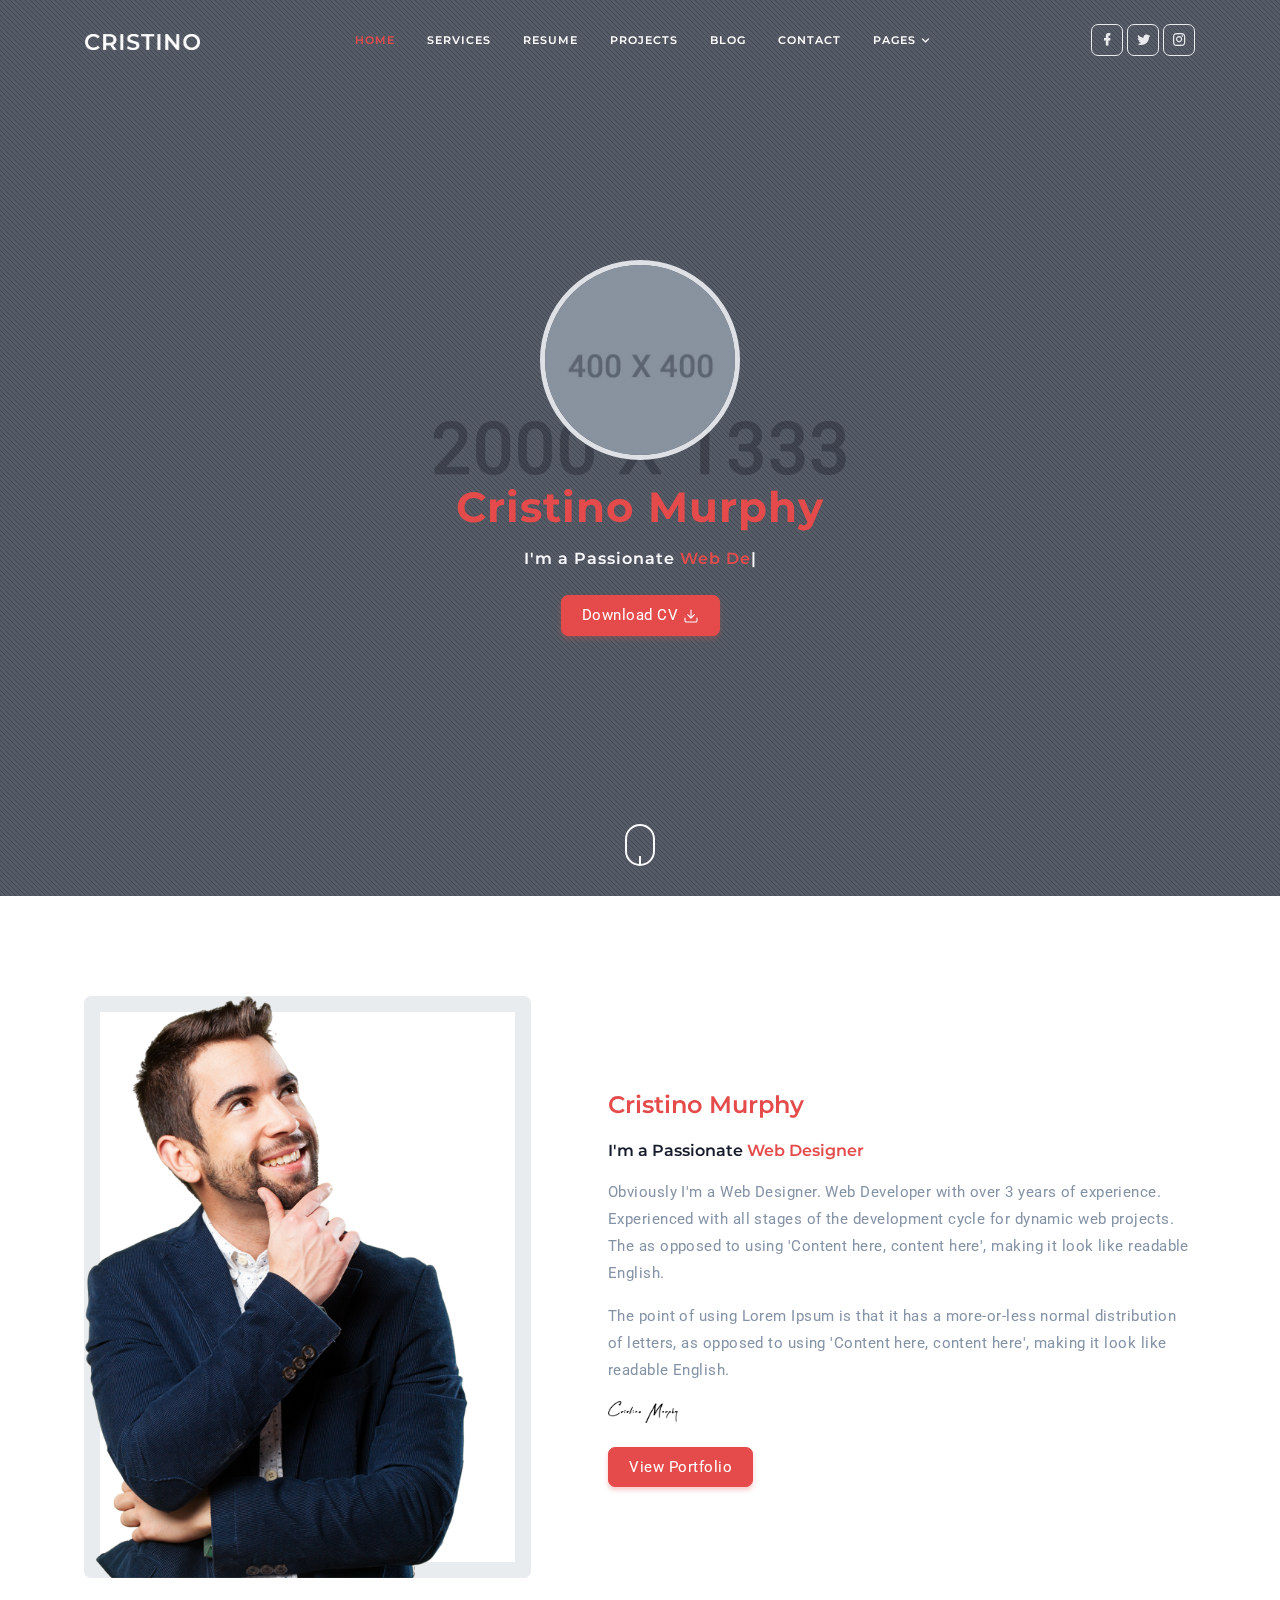
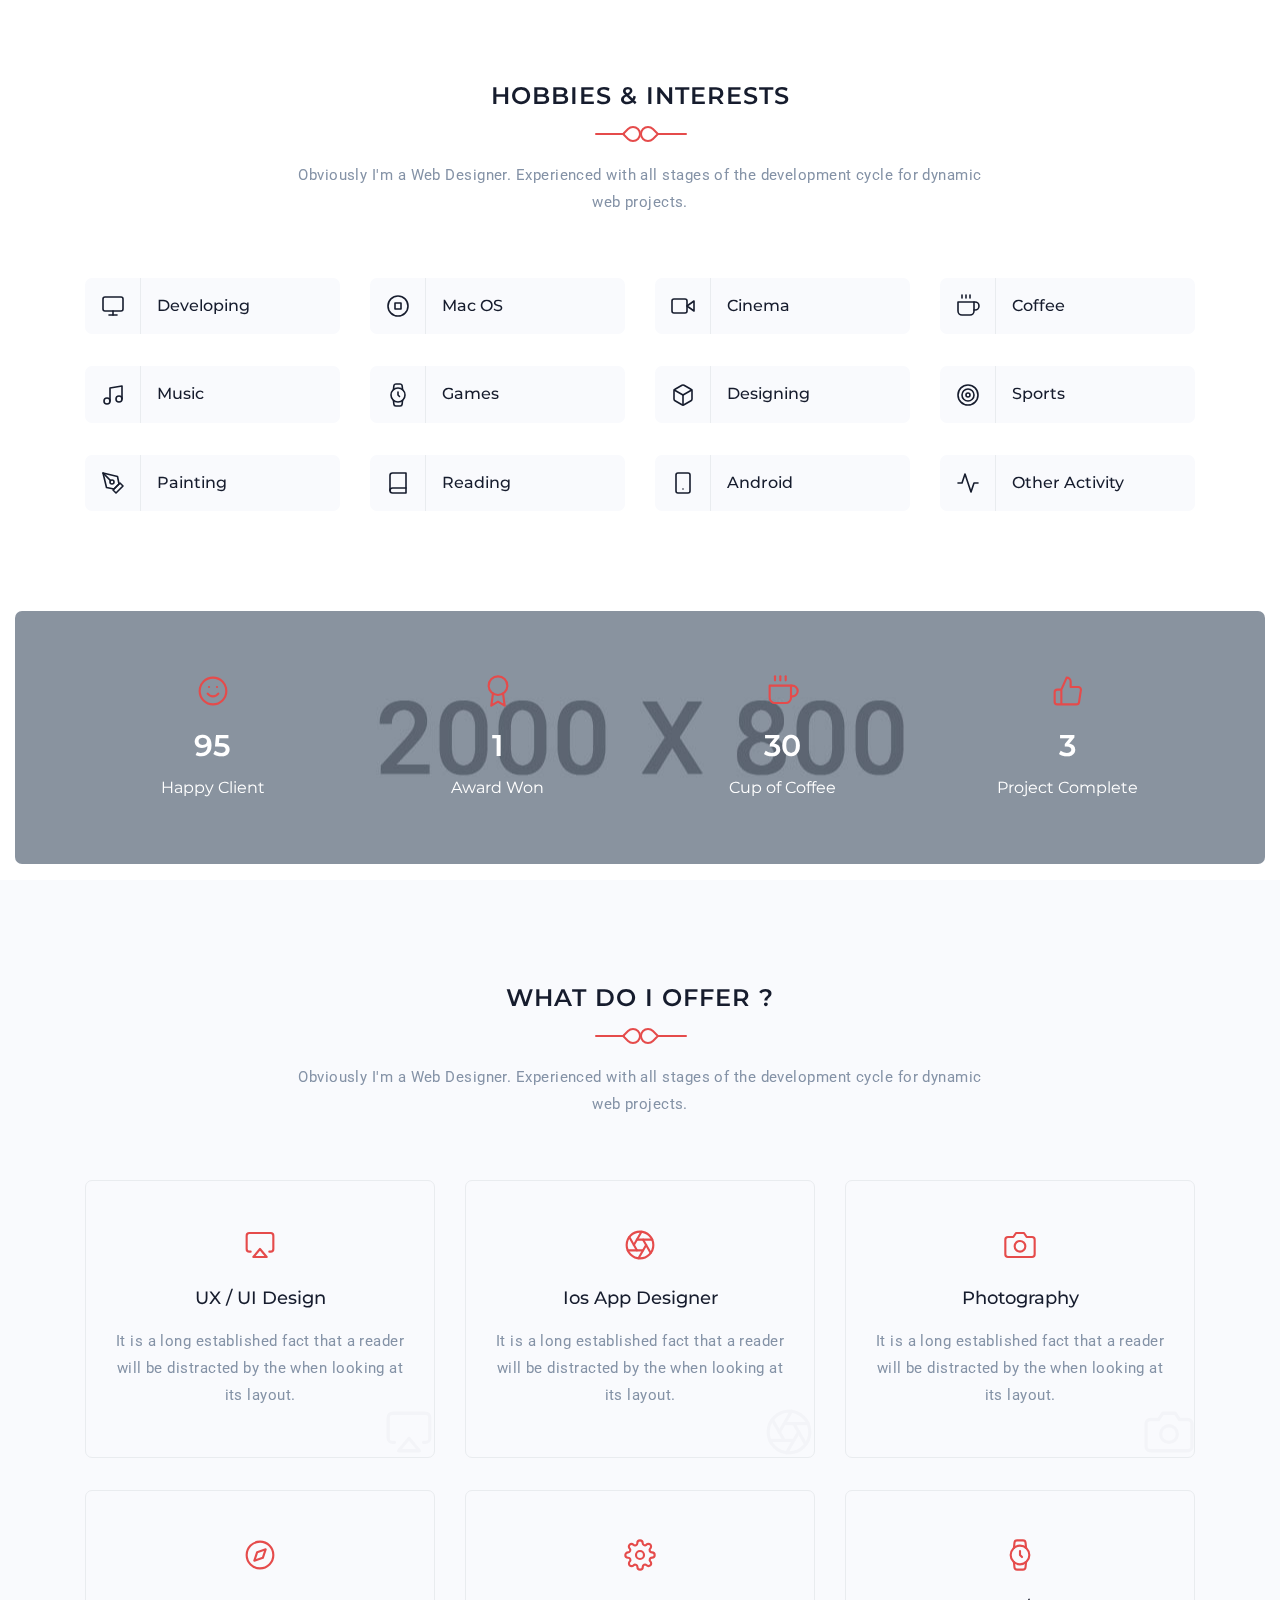
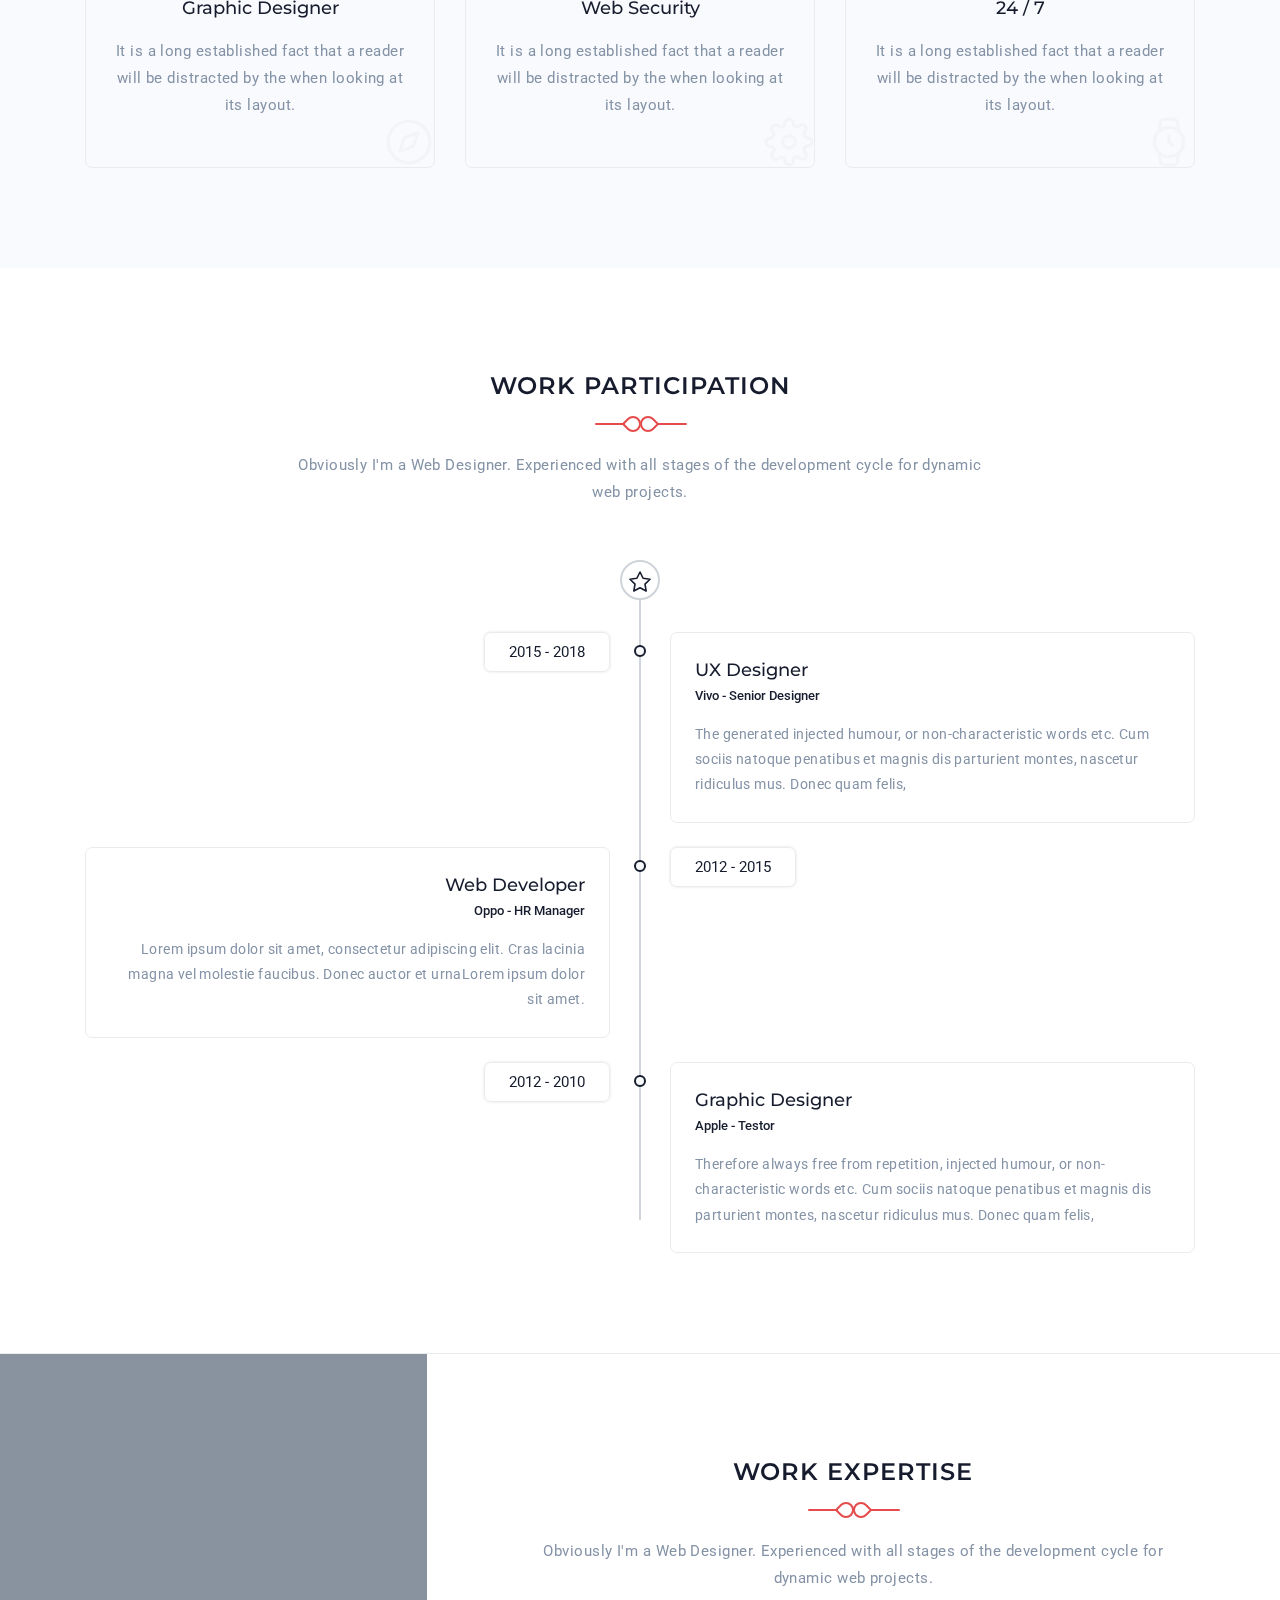
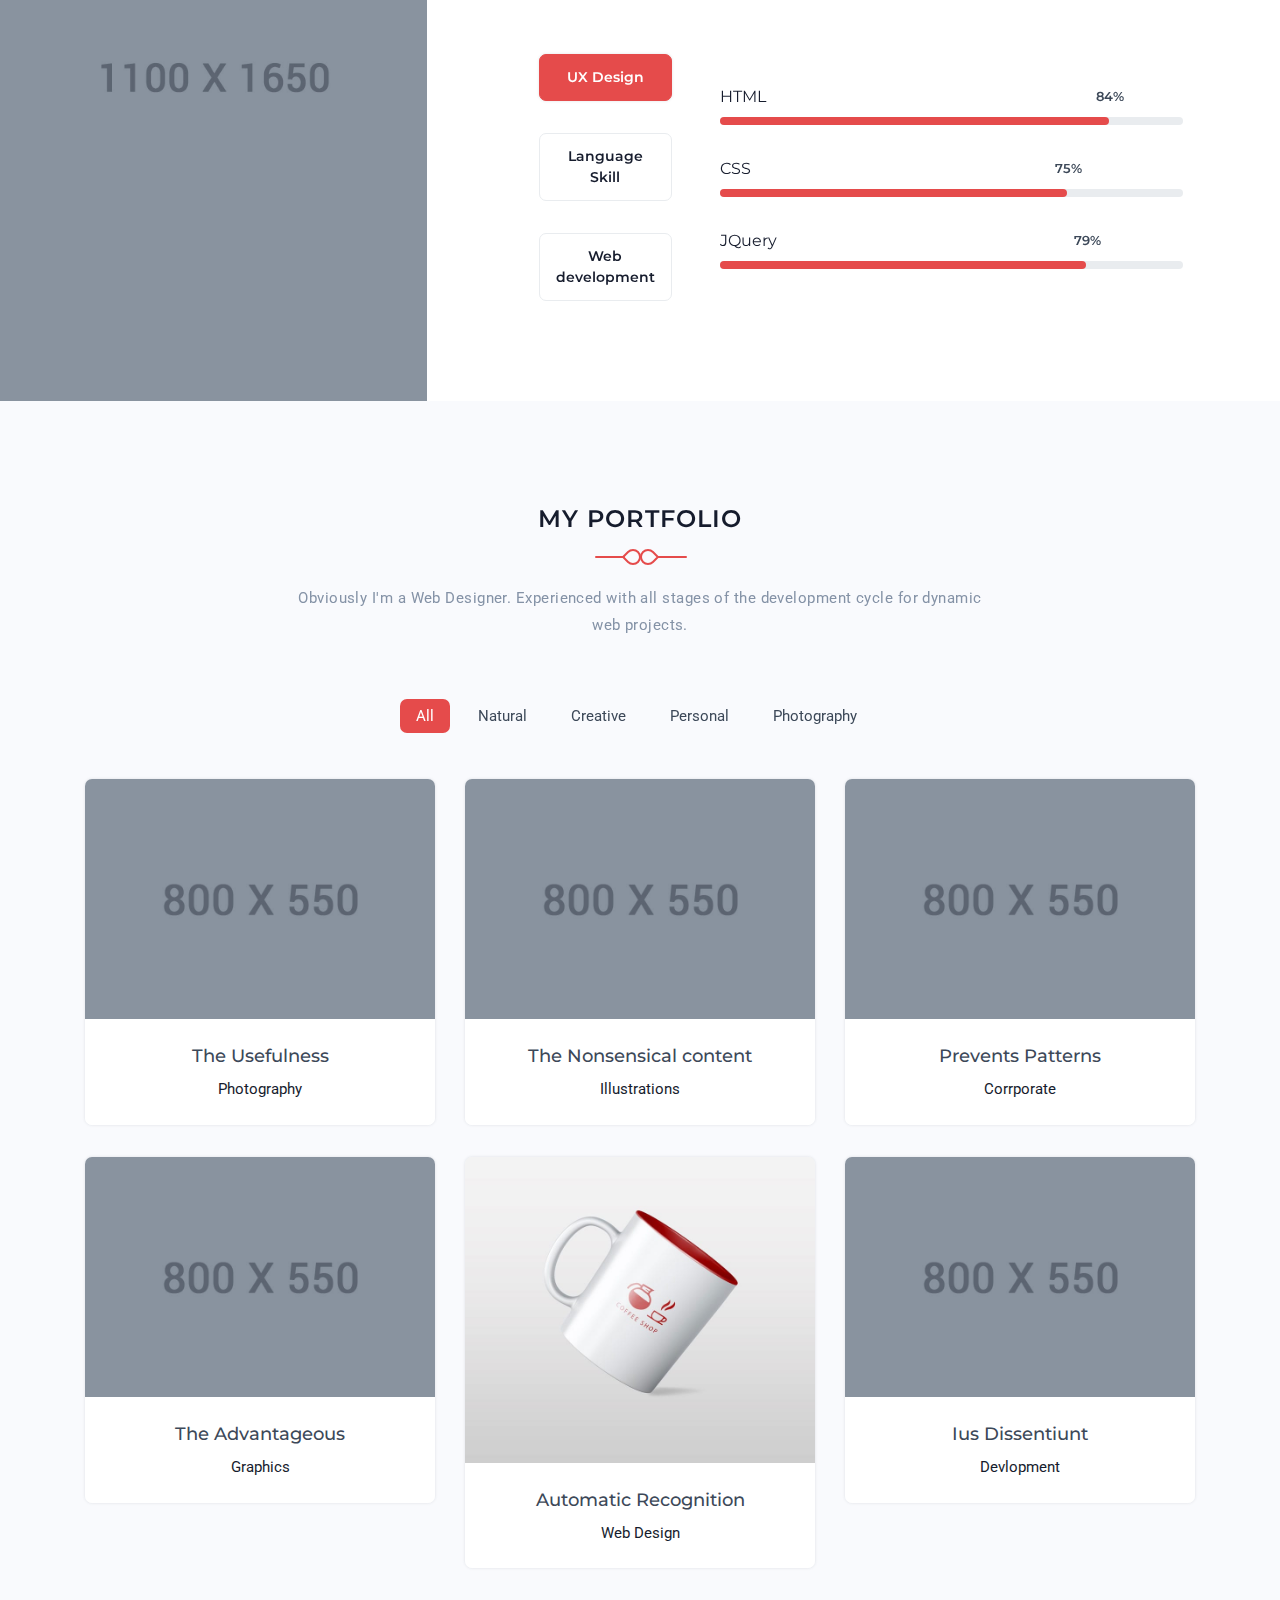
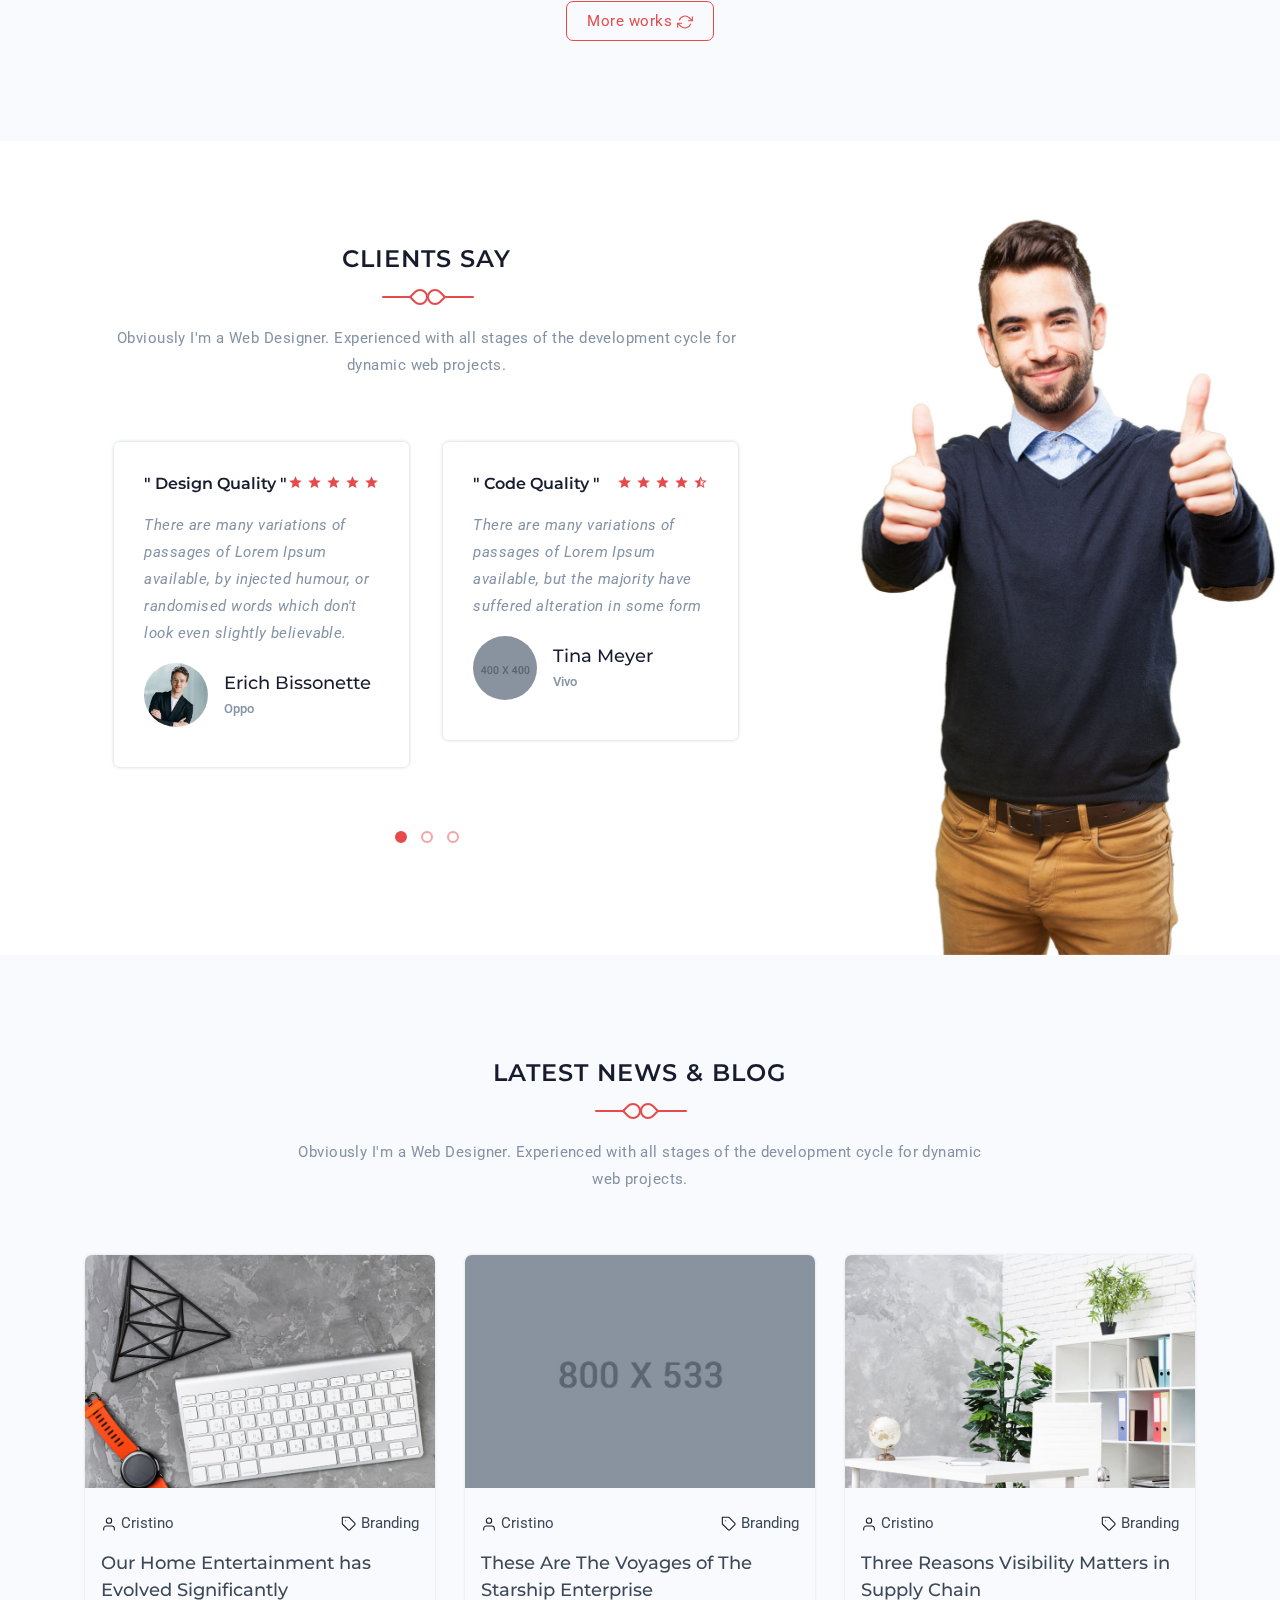
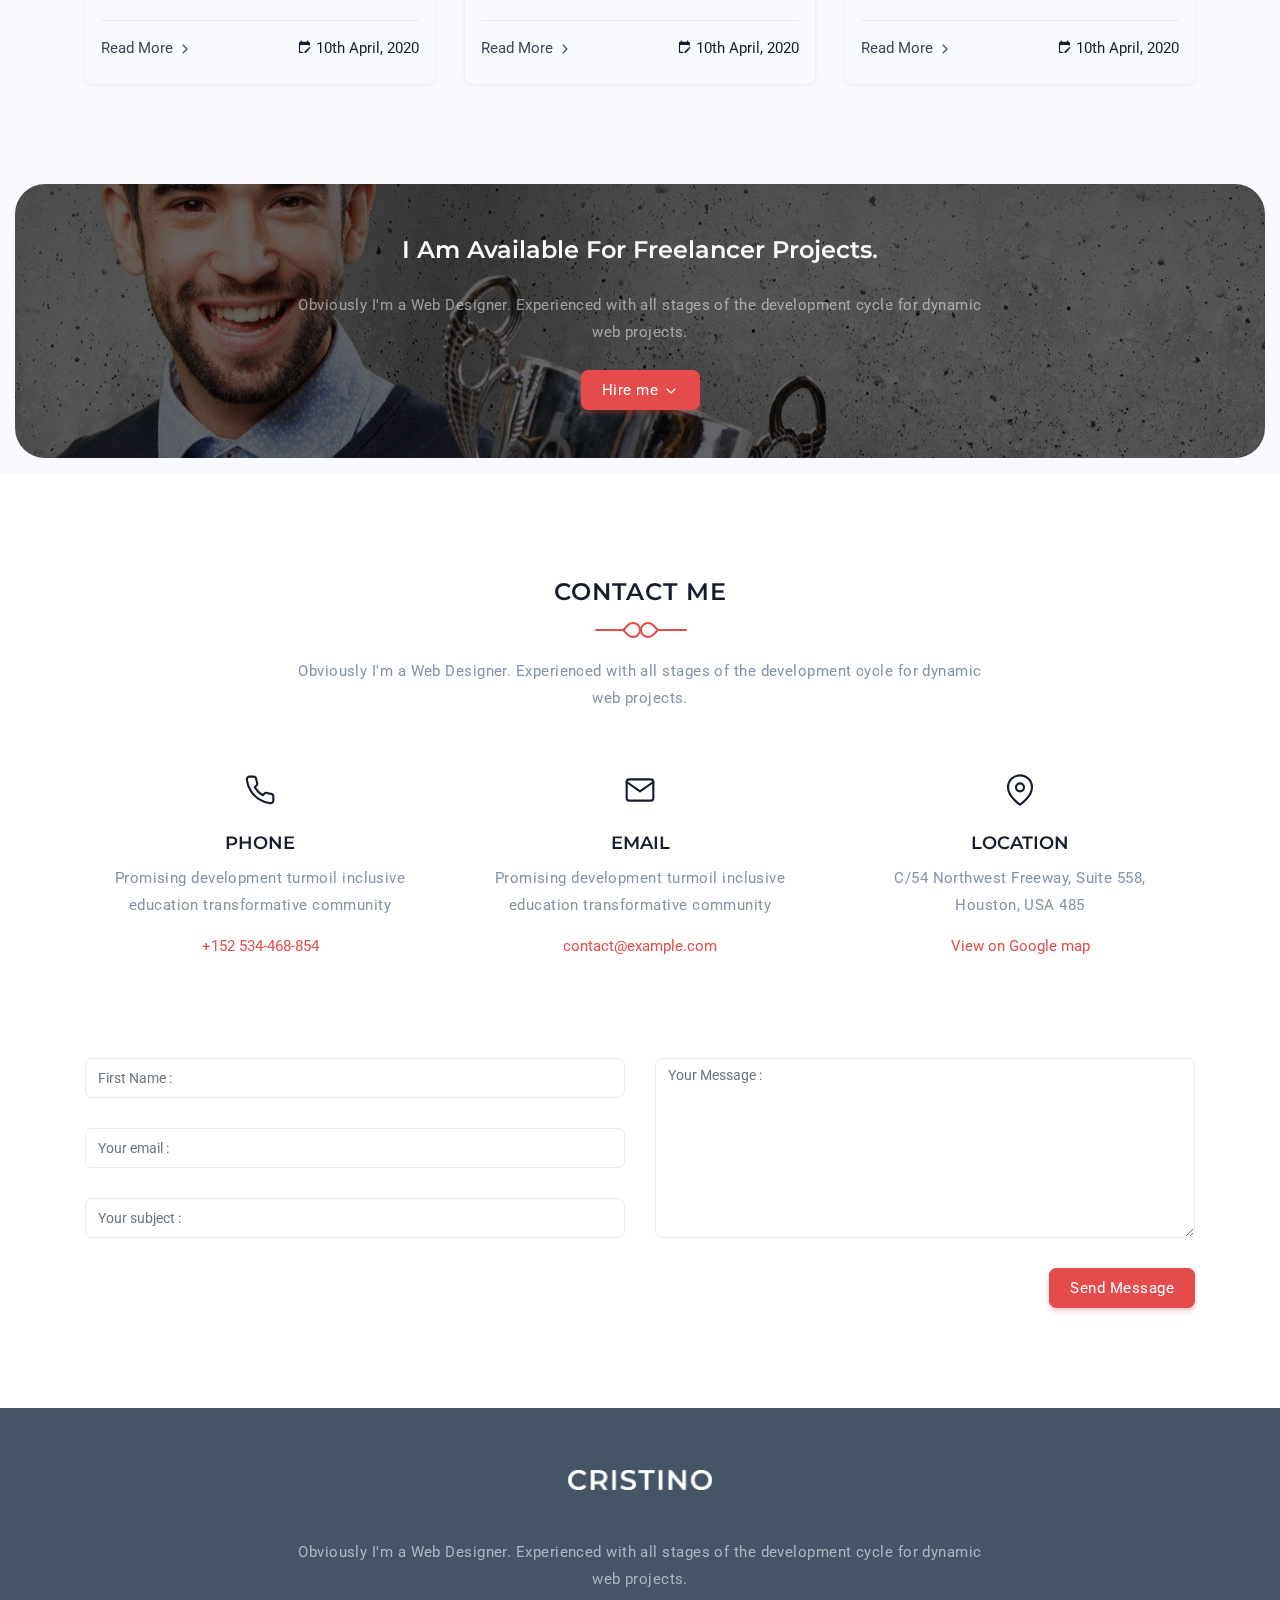
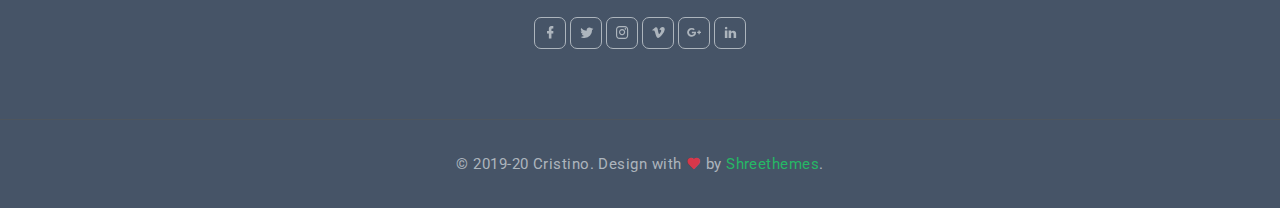
<file: index-slider.html>
<!DOCTYPE html>
    <html lang="en">

    <head>
        <meta charset="utf-8" />
        <title>Cristino - Personal Portfolio Template</title>
        <meta name="viewport" content="width=device-width, initial-scale=1.0">
        <meta name="description" content="Premium Bootstrap 4 Landing Page Template" />
        <meta name="keywords" content="bootstrap 4, premium, marketing, multipurpose" />
        <meta content="Shreethemes" name="author" />
        <!-- favicon -->
        <link rel="shortcut icon" href="images/favicon.ico">
        <!-- Bootstrap -->
        <link href="css/bootstrap.min.css" rel="stylesheet" type="text/css" />
        <!-- Magnific -->
        <link href="css/magnific-popup.css" rel="stylesheet" type="text/css" />
        <!-- Icon -->
        <link href="css/materialdesignicons.min.css" rel="stylesheet" type="text/css" />
                  
        <!-- SLICK SLIDER -->
        <link rel="stylesheet" href="css/owl.carousel.min.css"/> 
        <link rel="stylesheet" href="css/owl.theme.css"/> 
        <link rel="stylesheet" href="css/owl.transitions.css"/>    
        <!-- Custom Css -->
        <link href="css/style.css" rel="stylesheet" type="text/css" id="theme-opt" />
        <link href="css/colors/default.css" rel="stylesheet" id="color-opt">

    </head>

    <body>
        <!-- Loader -->
        <div id="preloader">
            <div id="status">
                <div class="logo">
                    <img src="images/logo.png" height="20" class="d-block mx-auto" alt="">
                </div>
                <div class="spinner">
                    <div class="bounce1"></div>
                    <div class="bounce2"></div>
                    <div class="bounce3"></div>
                </div>
            </div>
        </div>
        <!-- Loader -->
        
        <!-- Navbar Start -->
        <nav class="navbar navbar-expand-lg fixed-top navbar-custom navbar-light sticky">
    		<div class="container">
			    <a class="navbar-brand" href="#">
                    <img src="images/logo.png" class="l-dark" height="16" alt="">
                    <img src="images/logo-light.png" class="l-light" height="16" alt="">
                </a>
			    <button class="navbar-toggler" type="button" data-toggle="collapse" data-target="#navbarCollapse" aria-controls="navbarCollapse" aria-expanded="false" aria-label="Toggle navigation">
			        <span data-feather="menu" class="fea icon-md"></span>
			    </button><!--end button-->

			    <div class="collapse navbar-collapse" id="navbarCollapse">
			        <ul class="navbar-nav mx-auto">
			            <li class="nav-item active">
			                <a class="nav-link" href="#home">Home</a>
                        </li><!--end nav item-->
			            <li class="nav-item">
			                <a class="nav-link" href="#services">Services</a>
			            </li><!--end nav item-->
                        <li class="nav-item">
			                <a class="nav-link" href="#resume">Resume</a>
			            </li><!--end nav item-->
			            <li class="nav-item">
			                <a class="nav-link" href="#projects">Projects</a>
                        </li><!--end nav item-->
			            <li class="nav-item">
			                <a class="nav-link" href="#news">Blog</a>
			            </li><!--end nav item-->
			            <li class="nav-item">
			                <a class="nav-link" href="#contact">Contact</a>
                        </li><!--end nav item-->
                        <li class="nav-item dropdown">
                            <a class="nav-link dropdown-toggle" href="javascript:void(0)" id="navbarDropdown" role="button"
                                data-toggle="dropdown" aria-haspopup="true" aria-expanded="false">Pages
                            </a>
                            <div class="dropdown-menu rounded m-0" aria-labelledby="navbarDropdown">
                                <div class="container mx-0 mx-md-0">
                                    <div class="row">
                                        <div class="col-md-12">
                                            <a class="dropdown-item" href="page-blog.html">Blog</a>
                                            <a class="dropdown-item" href="page-blog-detail.html">Blog Detail</a>
                                            <a class="dropdown-item" href="page-portfolio.html">Portfolio</a>
                                            <a class="dropdown-item" href="page-portfolio-detail.html">Portfolio Detail</a>
                                        </div><!--end col-->
                                    </div><!--end row-->
                                </div><!--end container-->
                            </div>
                        </li><!--end nav item-->
                    </ul>

                    <ul class="list-unstyled mb-0 mt-2 mt-sm-0 social-icon light-social-icon">
                        <li class="list-inline-item"><a href="javascript:void(0)"><i class="mdi mdi-facebook"></i></a></li>
                        <li class="list-inline-item"><a href="javascript:void(0)"><i class="mdi mdi-twitter"></i></a></li>
                        <li class="list-inline-item"><a href="javascript:void(0)"><i class="mdi mdi-instagram"></i></a></li>
                    </ul>
                </div> 
		    </div><!--end container-->
		</nav><!--end navbar-->
        <!-- Navbar End -->

        <!-- HOME START-->
        <section class="bg-home" id="home">
            <div class="bg-overlay bg-over-image"></div>
            <div class="container">
                <div class="row mt-5 mt-sm-0 justify-content-center">
                    <div class="col-lg-12 text-center">
                        <div class="title-heading">
                            <img src="images/home/hero.jpg" class="img-fluid rounded-circle" alt="">
                            <h1 class="heading text-primary mt-3">Cristino Murphy</h1>
                            <h6 class="sub-title text-light title-dark">I'm a Passionate <span class="element text-primary" data-elements="Web Designer, Web Developer, Photographer"></span></h6>
                            <div class="mt-4">
                                <a href="javascript:void(0)" class="btn btn-primary rounded">Download CV <i data-feather="download" class="fea icon-sm"></i></a>
                            </div>
                        </div>
                    </div><!--end col-->
                </div><!--end row-->
            </div><!--end container--> 
            <a href="#about" data-scroll-nav="1" class="mouse-icon mouse-icon-white rounded-pill bg-transparent mouse-down">
                <span class="wheel position-relative d-block mover"></span>
            </a>
        </section><!--end section-->
        <!-- HOME END-->
        
        <!-- About Start -->
        <section class="section pb-3 bg-white" id="about">
            <div class="container">
                <div class="row align-items-center">
                    <div class="col-lg-5 col-md-5">
                        <div class="about-hero">
                            <img src="images/hero.png" class="img-fluid mx-auto d-block about-tween position-relative" alt="">
                        </div>
                    </div><!--end col-->

                    <div class="col-lg-7 col-md-7 mt-4 pt-2 mt-sm-0 pt-sm-0">
                        <div class="section-title mb-0 ml-lg-5 ml-md-3">
                            <h4 class="title text-primary mb-3">Cristino Murphy</h4>
                            <h6 class="designation mb-3">I'm a Passionate <span class="text-primary">Web Designer</span></h6>
                            <p class="text-muted">Obviously I'm a Web Designer. Web Developer with over 3 years of experience. Experienced with all stages of the development cycle for dynamic web projects. The as opposed to using 'Content here, content here', making it look like readable English.</p>
                            <p class="text-muted">The point of using Lorem Ipsum is that it has a more-or-less normal distribution of letters, as opposed to using 'Content here, content here', making it look like readable English.</p>
                            <img src="images/sign.png" height="22" alt="">
                            <div class="mt-4">
                                <a href="#projects" class="btn btn-primary mouse-down">View Portfolio</a>
                            </div>
                        </div>
                    </div><!--end col-->
                </div><!--end row-->
            </div><!--end container-->

            <div class="container mt-100 mt-60">
                <div class="row justify-content-center">
                    <div class="col-12 text-center">
                        <div class="section-title">
                            <div class="titles">
                                <h4 class="title title-line text-uppercase mb-4 pb-4">Hobbies & Interests</h4>
                                <span></span>
                            </div>
                            <p class="text-muted mx-auto para-desc mb-0">Obviously I'm a Web Designer. Experienced with all stages of the development cycle for dynamic web projects.</p>
                        </div>
                    </div><!--end col-->
                </div><!--end row-->
                
                <div class="row">
                    <div class="col-lg-3 col-md-4 col-12 mt-4 pt-2">
                        <div class="interests-desc bg-light position-relative px-2 py-3 rounded">
                            <div class="hobbies d-flex align-items-center">
                                <div class="text-center rounded-pill mr-4">
                                    <i data-feather="monitor" class="icon fea icon-md-sm"></i>
                                </div>
                                <div class="content">
                                    <h6 class="title mb-0">Developing</h6>
                                </div>
                            </div>
                        </div>
                    </div><!--end col-->
                    
                    <div class="col-lg-3 col-md-4 col-12 mt-4 pt-2">
                        <div class="interests-desc bg-light position-relative px-2 py-3 rounded">
                            <div class="hobbies d-flex align-items-center">
                                <div class="text-center rounded-pill mr-4">
                                    <i data-feather="stop-circle" class="icon fea icon-md-sm"></i>
                                </div>
                                <div class="content">
                                    <h6 class="title mb-0">Mac OS</h6>
                                </div>
                            </div>
                        </div>
                    </div><!--end col-->
                    
                    <div class="col-lg-3 col-md-4 col-12 mt-4 pt-2">
                        <div class="interests-desc bg-light position-relative px-2 py-3 rounded">
                            <div class="hobbies d-flex align-items-center">
                                <div class="text-center rounded-pill mr-4">
                                    <i data-feather="video" class="icon fea icon-md-sm"></i>
                                </div>
                                <div class="content">
                                    <h6 class="title mb-0">Cinema</h6>
                                </div>
                            </div>
                        </div>
                    </div><!--end col-->
                    
                    <div class="col-lg-3 col-md-4 col-12 mt-4 pt-2">
                        <div class="interests-desc bg-light position-relative px-2 py-3 rounded">
                            <div class="hobbies d-flex align-items-center">
                                <div class="text-center rounded-pill mr-4">
                                    <i data-feather="coffee" class="icon fea icon-md-sm"></i>
                                </div>
                                <div class="content">
                                    <h6 class="title mb-0">Coffee</h6>
                                </div>
                            </div>
                        </div>
                    </div><!--end col-->
                    
                    <div class="col-lg-3 col-md-4 col-12 mt-4 pt-2">
                        <div class="interests-desc bg-light position-relative px-2 py-3 rounded">
                            <div class="hobbies d-flex align-items-center">
                                <div class="text-center rounded-pill mr-4">
                                    <i data-feather="music" class="icon fea icon-md-sm"></i>
                                </div>
                                <div class="content">
                                    <h6 class="title mb-0">Music</h6>
                                </div>
                            </div>
                        </div>
                    </div><!--end col-->
                    
                    <div class="col-lg-3 col-md-4 col-12 mt-4 pt-2">
                        <div class="interests-desc bg-light position-relative px-2 py-3 rounded">
                            <div class="hobbies d-flex align-items-center">
                                <div class="text-center rounded-pill mr-4">
                                    <i data-feather="watch" class="icon fea icon-md-sm"></i>
                                </div>
                                <div class="content">
                                    <h6 class="title mb-0">Games</h6>
                                </div>
                            </div>
                        </div>
                    </div><!--end col-->
                    
                    <div class="col-lg-3 col-md-4 col-12 mt-4 pt-2">
                        <div class="interests-desc bg-light position-relative px-2 py-3 rounded">
                            <div class="hobbies d-flex align-items-center">
                                <div class="text-center rounded-pill mr-4">
                                    <i data-feather="box" class="icon fea icon-md-sm"></i>
                                </div>
                                <div class="content">
                                    <h6 class="title mb-0">Designing</h6>
                                </div>
                            </div>
                        </div>
                    </div><!--end col-->
                    
                    <div class="col-lg-3 col-md-4 col-12 mt-4 pt-2">
                        <div class="interests-desc bg-light position-relative px-2 py-3 rounded">
                            <div class="hobbies d-flex align-items-center">
                                <div class="text-center rounded-pill mr-4">
                                    <i data-feather="target" class="icon fea icon-md-sm"></i>
                                </div>
                                <div class="content">
                                    <h6 class="title mb-0">Sports</h6>
                                </div>
                            </div>
                        </div>
                    </div><!--end col-->
                    
                    <div class="col-lg-3 col-md-4 col-12 mt-4 pt-2">
                        <div class="interests-desc bg-light position-relative px-2 py-3 rounded">
                            <div class="hobbies d-flex align-items-center">
                                <div class="text-center rounded-pill mr-4">
                                    <i data-feather="pen-tool" class="icon fea icon-md-sm"></i>
                                </div>
                                <div class="content">
                                    <h6 class="title mb-0">Painting</h6>
                                </div>
                            </div>
                        </div>
                    </div><!--end col-->
                    
                    <div class="col-lg-3 col-md-4 col-12 mt-4 pt-2">
                        <div class="interests-desc bg-light position-relative px-2 py-3 rounded">
                            <div class="hobbies d-flex align-items-center">
                                <div class="text-center rounded-pill mr-4">
                                    <i data-feather="book" class="icon fea icon-md-sm"></i>
                                </div>
                                <div class="content">
                                    <h6 class="title mb-0">Reading</h6>
                                </div>
                            </div>
                        </div>
                    </div><!--end col-->
                    
                    <div class="col-lg-3 col-md-4 col-12 mt-4 pt-2">
                        <div class="interests-desc bg-light position-relative px-2 py-3 rounded">
                            <div class="hobbies d-flex align-items-center">
                                <div class="text-center rounded-pill mr-4">
                                    <i data-feather="smartphone" class="icon fea icon-md-sm"></i>
                                </div>
                                <div class="content">
                                    <h6 class="title mb-0">Android</h6>
                                </div>
                            </div>
                        </div>
                    </div><!--end col-->
                    
                    <div class="col-lg-3 col-md-4 col-12 mt-4 pt-2">
                        <div class="interests-desc bg-light position-relative px-2 py-3 rounded">
                            <div class="hobbies d-flex align-items-center">
                                <div class="text-center rounded-pill mr-4">
                                    <i data-feather="activity" class="icon fea icon-md-sm"></i>
                                </div>
                                <div class="content">
                                    <h6 class="title mb-0">Other Activity</h6>
                                </div>
                            </div>
                        </div>
                    </div><!--end col-->
                </div>
            </div><!--end container-->

            <div class="container-fluid mt-100 mt-60">
                <div class="rounded py-md-5 py-4" style="background: url('images/bg-counter.jpg') center center;">
                    <div class="container">
                        <div class="row" id="counter">
                            <div class="col-lg-3 col-6">
                                <div class="counter-box rounded py-3 text-center">
                                    <div class="counter-icon">
                                        <i data-feather="smile" class="fea icon-md text-primary"></i>
                                    </div>
                                    <h3 class="counter-value mt-3 text-white title-dark" data-count="1251">95</h3>
                                    <h6 class="counter-head font-weight-normal mb-0 text-white title-dark">Happy Client</h6>
                                </div><!--end counter box-->
                            </div><!--end col-->
    
                            <div class="col-lg-3 col-6">
                                <div class="counter-box rounded py-3 text-center">
                                    <div class="counter-icon">
                                        <i data-feather="award" class="fea icon-md text-primary"></i>
                                    </div>
                                    <h3 class="counter-value mt-3 text-white title-dark" data-count="15">1</h3>
                                    <h6 class="counter-head font-weight-normal mb-0 text-white title-dark">Award Won</h6>
                                </div><!--end counter box-->
                            </div><!--end col-->
    
                            <div class="col-lg-3 col-6">
                                <div class="counter-box rounded py-3 text-center">
                                    <div class="counter-icon">
                                        <i data-feather="coffee" class="fea icon-md text-primary"></i>
                                    </div>
                                    <h3 class="counter-value mt-3 text-white title-dark" data-count="3261">30</h3>
                                    <h6 class="counter-head font-weight-normal mb-0 text-white title-dark">Cup of Coffee</h6>
                                </div><!--end counter box-->
                            </div><!--end col-->
    
                            <div class="col-lg-3 col-6">
                                <div class="counter-box rounded py-3 text-center">
                                    <div class="counter-icon">
                                        <i data-feather="thumbs-up" class="fea icon-md text-primary"></i>
                                    </div>
                                    <h3 class="counter-value mt-3 text-white title-dark" data-count="36">3</h3>
                                    <h6 class="counter-head font-weight-normal mb-0 text-white title-dark">Project Complete</h6>
                                </div><!--end counter box-->
                            </div><!--end col-->
                        </div><!--end row-->
                    </div><!--end container-->
                </div><!--end div-->
            </div><!--end container fluid-->
        </section>
        <!-- About end -->
            
        <!-- Services Start -->
        <section class="section bg-light" id="services">
            <div class="container">
                <div class="row justify-content-center">
                    <div class="col-12 text-center">
                        <div class="section-title">
                            <div class="titles">
                                <h4 class="title title-line text-uppercase mb-4 pb-4">What Do I Offer ?</h4>
                                <span></span>
                            </div>
                            <p class="text-muted mx-auto para-desc mb-0">Obviously I'm a Web Designer. Experienced with all stages of the development cycle for dynamic web projects.</p>
                        </div>
                    </div><!--end col-->
                </div><!--end row-->

                <div class="row">                    
                    <div class="col-lg-4 col-md-6 col-12 mt-4 pt-2">
                        <div class="service-wrapper rounded position-relative text-center border border-footer p-4 pt-5 pb-5">
                            <div class="icon text-primary">
                                <i data-feather="airplay" class="fea icon-md"></i>
                            </div>
                            <div class="content mt-4">
                                <h5 class="title">UX / UI Design</h5>
                                <p class="text-muted mt-3 mb-0">It is a long established fact that a reader will be distracted by the when looking at its layout.</p>
                            </div>
                            <div class="big-icon">
                                <i data-feather="airplay" class="fea icons"></i>
                            </div>
                        </div>
                    </div><!--end col-->

                    <div class="col-lg-4 col-md-6 col-12 mt-4 pt-2">
                        <div class="service-wrapper rounded position-relative text-center border border-footer p-4 pt-5 pb-5">
                            <div class="icon text-primary">
                                <i data-feather="aperture" class="fea icon-md"></i>
                            </div>
                            <div class="content mt-4">
                                <h5 class="title">Ios App Designer</h5>
                                <p class="text-muted mt-3 mb-0">It is a long established fact that a reader will be distracted by the when looking at its layout.</p>
                            </div>
                            <div class="big-icon">
                                <i data-feather="aperture" class="fea icons"></i>
                            </div>
                        </div>
                    </div><!--end col-->
                    
                    <div class="col-lg-4 col-md-6 col-12 mt-4 pt-2">
                        <div class="service-wrapper rounded position-relative text-center border border-footer p-4 pt-5 pb-5">
                            <div class="icon text-primary">
                                <i data-feather="camera" class="fea icon-md"></i>
                            </div>
                            <div class="content mt-4">
                                <h5 class="title">Photography</h5>
                                <p class="text-muted mt-3 mb-0">It is a long established fact that a reader will be distracted by the when looking at its layout.</p>
                            </div>
                            <div class="big-icon">
                                <i data-feather="camera" class="fea icons"></i>
                            </div>
                        </div>
                    </div><!--end col-->
                    
                    <div class="col-lg-4 col-md-6 col-12 mt-4 pt-2">
                        <div class="service-wrapper rounded position-relative text-center border border-footer p-4 pt-5 pb-5">
                            <div class="icon text-primary">
                                <i data-feather="compass" class="fea icon-md"></i>
                            </div>
                            <div class="content mt-4">
                                <h5 class="title">Graphic Designer</h5>
                                <p class="text-muted mt-3 mb-0">It is a long established fact that a reader will be distracted by the when looking at its layout.</p>
                            </div>
                            <div class="big-icon">
                                <i data-feather="compass" class="fea icons"></i>
                            </div>
                        </div>
                    </div><!--end col-->
                    
                    <div class="col-lg-4 col-md-6 col-12 mt-4 pt-2">
                        <div class="service-wrapper rounded position-relative text-center border border-footer p-4 pt-5 pb-5">
                            <div class="icon text-primary">
                                <i data-feather="settings" class="fea icon-md"></i>
                            </div>
                            <div class="content mt-4">
                                <h5 class="title">Web Security</h5>
                                <p class="text-muted mt-3 mb-0">It is a long established fact that a reader will be distracted by the when looking at its layout.</p>
                            </div>
                            <div class="big-icon">
                                <i data-feather="settings" class="fea icons"></i>
                            </div>
                        </div>
                    </div><!--end col-->
                    
                    <div class="col-lg-4 col-md-6 col-12 mt-4 pt-2">
                        <div class="service-wrapper rounded position-relative text-center border border-footer p-4 pt-5 pb-5">
                            <div class="icon text-primary">
                                <i data-feather="watch" class="fea icon-md"></i>
                            </div>
                            <div class="content mt-4">
                                <h5 class="title">24 / 7</h5>
                                <p class="text-muted mt-3 mb-0">It is a long established fact that a reader will be distracted by the when looking at its layout.</p>
                            </div>
                            <div class="big-icon">
                                <i data-feather="watch" class="fea icons"></i>
                            </div>
                        </div>
                    </div><!--end col-->
                </div><!--end row-->
            </div><!--end container-->
        </section>
        <!-- Services End -->

        <!-- Resume Start -->
        <section class="section bg-white" id="resume">
            <div class="container">
                <div class="row justify-content-center">
                    <div class="col-12 text-center">
                        <div class="section-title">
                            <div class="titles">
                                <h4 class="title title-line text-uppercase mb-4 pb-4">Work Participation</h4>
                                <span></span>
                            </div>
                            <p class="text-muted mx-auto para-desc mb-0">Obviously I'm a Web Designer. Experienced with all stages of the development cycle for dynamic web projects.</p>
                        </div>
                    </div><!--end col-->
                </div><!--end row-->

                <div class="row">
                    <div class="col-12">
                        <div class="main-icon rounded-pill text-center mt-4 pt-2">
                            <i data-feather="star" class="fea icon-md-sm"></i>
                        </div>
                        <div class="timeline-page pt-2 position-relative">
                            <div class="timeline-item mt-4">
                                <div class="row">
                                    <div class="col-lg-6 col-md-6 col-sm-6">
                                        <div class="duration date-label-left border rounded p-2 pl-4 pr-4 position-relative shadow text-left">2015 - 2018</div>
                                    </div><!--end col-->
                                    <div class="col-lg-6 col-md-6 col-sm-6">
                                        <div class="event event-description-right rounded p-4 border float-left text-left">
                                            <h5 class="title mb-0 text-capitalize">UX Designer</h5>
                                            <small class="company">Vivo - Senior Designer</small>
                                            <p class="timeline-subtitle mt-3 mb-0 text-muted">The generated injected humour, or non-characteristic words etc. Cum sociis natoque penatibus et magnis dis parturient montes, nascetur ridiculus mus. Donec quam felis,</p>
                                        </div>
                                    </div><!--end col-->
                                </div><!--end row-->
                            </div><!--end timeline item-->
            
                            <div class="timeline-item mt-4">
                                <div class="row">
                                    <div class="col-lg-6 col-md-6 col-sm-6 order-sm-1 order-2">
                                        <div class="event event-description-left rounded p-4 border float-left text-right">
                                            <h5 class="title mb-0 text-capitalize">Web Developer</h5>
                                            <small class="company">Oppo - HR Manager</small>
                                            <p class="timeline-subtitle mt-3 mb-0 text-muted">Lorem ipsum dolor sit amet, consectetur adipiscing elit. Cras lacinia magna vel molestie faucibus. Donec auctor et urnaLorem ipsum dolor sit amet.</p>
                                        </div>
                                    </div><!--end col-->
                                    <div class="col-lg-6 col-md-6 col-sm-6 order-sm-2 order-1">
                                        <div class="duration duration-right rounded border p-2 pl-4 pr-4 position-relative shadow text-left">2012 - 2015</div>
                                    </div><!--end col-->
                                </div><!--end row-->
                            </div><!--end timeline item-->
        
                            <div class="timeline-item mt-4">
                                <div class="row">
                                    <div class="col-lg-6 col-md-6 col-sm-6">
                                        <div class="duration date-label-left border rounded p-2 pl-4 pr-4 position-relative shadow text-left"> 2012 - 2010</div>
                                    </div><!--end col-->
                                    <div class="col-lg-6 col-md-6 col-sm-6">
                                        <div class="event event-description-right rounded p-4 border float-left text-left">
                                            <h5 class="title mb-0 text-capitalize">Graphic Designer</h5>
                                            <small class="company">Apple - Testor</small>
                                            <p class="timeline-subtitle mt-3 mb-0 text-muted">Therefore always free from repetition, injected humour, or non-characteristic words etc. Cum sociis natoque penatibus et magnis dis parturient montes, nascetur ridiculus mus. Donec quam felis, </p>
                                        </div>
                                    </div><!--end col-->
                                </div><!--end row-->
                            </div><!--end timeline item-->
                        </div><!--end timeline page-->
                        <!-- TIMELINE END -->
                    </div><!--end col-->
                </div><!--end row-->
            </div><!--end container-->
        </section><!--end section-->   
        <!-- Skill End -->

        <!-- Skill & CTA START -->
        <section class="cta-full border-top bg-white">
            <div class="container-fluid">
                <div class="row position-relative">
                    <div class="col-lg-4 padding-less img" style="background-image:url('images/skills.jpg')" data-jarallax='{"speed": 0.5}'></div><!-- end col -->
                    <div class="col-lg-8 offset-lg-4">
                        <div class="cta-full-img-box">
                            <div class="row justify-content-center">
                                <div class="col-12 text-center">
                                    <div class="section-title">
                                        <div class="titles">
                                            <h4 class="title title-line text-uppercase mb-4 pb-4">Work Expertise</h4>
                                            <span></span>
                                        </div>
                                        <p class="text-muted mx-auto para-desc mb-0">Obviously I'm a Web Designer. Experienced with all stages of the development cycle for dynamic web projects.</p>
                                    </div>
                                </div><!--end col-->
                            </div><!--end row-->

                            <div class="row align-items-center">
                                <div class="col-lg-3 col-md-4 col-12">
                                    <ul class="nav nav-pills flex-column px-0" id="pills-tab" role="tablist">
                                        <li class="nav-item mt-4 pt-2">
                                            <a class="nav-link rounded active" id="pills-cloud-tab" data-toggle="pill" href="#pills-cloud" role="tab" aria-controls="pills-cloud" aria-selected="false">
                                                <div class="skill-container text-center pt-1 pb-1">
                                                    <h6 class="title mb-0">UX Design</h6>
                                                </div>
                                            </a><!--end nav link-->
                                        </li><!--end nav item-->
                                        
                                        <li class="nav-item mt-4 pt-2">
                                            <a class="nav-link rounded" id="pills-smart-tab" data-toggle="pill" href="#pills-smart" role="tab" aria-controls="pills-smart" aria-selected="false">
                                                <div class="skill-container text-center pt-1 pb-1">
                                                    <h6 class="title mb-0">Language Skill</h6>
                                                </div>
                                            </a><!--end nav link-->
                                        </li><!--end nav item-->
                                        
                                        <li class="nav-item mt-4 pt-2">
                                            <a class="nav-link rounded" id="pills-apps-tab" data-toggle="pill" href="#pills-apps" role="tab" aria-controls="pills-apps" aria-selected="false">
                                                <div class="skill-container text-center pt-1 pb-1">
                                                    <h6 class="title mb-0">Web development</h6>
                                                </div>
                                            </a><!--end nav link-->
                                        </li><!--end nav item-->
                                    </ul><!--end nav pills-->
                                </div><!--end col-->

                                <div class="col-lg-9 col-md-8 col-12">
                                    <div class="tab-content pl-lg-4" id="pills-tabContent">
                                        <div class="tab-pane fade show active" id="pills-cloud" role="tabpanel" aria-labelledby="pills-cloud-tab">
                                            <div class="progress-box mt-4 pt-2">
                                                <h6 class="font-weight-normal">HTML</h6>
                                                <div class="progress">
                                                    <div class="progress-bar position-relative bg-primary" style="width:84%;">
                                                        <div class="progress-value d-block text-dark h6">84%</div>
                                                    </div>
                                                </div>
                                            </div><!--end process box-->
                                            <div class="progress-box mt-4 pt-2">
                                                <h6 class="font-weight-normal">CSS</h6>
                                                <div class="progress">
                                                    <div class="progress-bar position-relative bg-primary" style="width:75%;">
                                                        <div class="progress-value d-block text-dark h6">75%</div>
                                                    </div>
                                                </div>
                                            </div><!--end process box-->
                                            <div class="progress-box mt-4 pt-2">
                                                <h6 class="font-weight-normal">JQuery</h6>
                                                <div class="progress">
                                                    <div class="progress-bar position-relative bg-primary" style="width:79%;">
                                                        <div class="progress-value d-block text-dark h6">79%</div>
                                                    </div>
                                                </div>
                                            </div><!--end process box-->
                                        </div><!--end teb pane-->
                                        
                                        <div class="tab-pane fade" id="pills-smart" role="tabpanel" aria-labelledby="pills-smart-tab">
                                            <div class="progress-box mt-4 pt-2">
                                                <h6 class="font-weight-normal">English</h6>
                                                <div class="progress">
                                                    <div class="progress-bar position-relative bg-primary" style="width:84%;">
                                                        <div class="progress-value d-block text-dark h6">84%</div>
                                                    </div>
                                                </div>
                                            </div><!--end process box-->
                                            <div class="progress-box mt-4 pt-2">
                                                <h6 class="font-weight-normal">Spanish</h6>
                                                <div class="progress">
                                                    <div class="progress-bar position-relative bg-primary" style="width:75%;">
                                                        <div class="progress-value d-block text-dark h6">75%</div>
                                                    </div>
                                                </div>
                                            </div><!--end process box-->
                                            <div class="progress-box mt-4 pt-2">
                                                <h6 class="font-weight-normal">German</h6>
                                                <div class="progress">
                                                    <div class="progress-bar position-relative bg-primary" style="width:79%;">
                                                        <div class="progress-value d-block text-dark h6">79%</div>
                                                    </div>
                                                </div>
                                            </div><!--end process box-->
                                        </div><!--end teb pane-->

                                        <div class="tab-pane fade" id="pills-apps" role="tabpanel" aria-labelledby="pills-apps-tab">
                                            <div class="progress-box mt-4 pt-2">
                                                <h6 class="font-weight-normal">Photoshop</h6>
                                                <div class="progress">
                                                    <div class="progress-bar position-relative bg-primary" style="width:84%;">
                                                        <div class="progress-value d-block text-dark h6">84%</div>
                                                    </div>
                                                </div>
                                            </div><!--end process box-->
                                            <div class="progress-box mt-4 pt-2">
                                                <h6 class="font-weight-normal">Sketch</h6>
                                                <div class="progress">
                                                    <div class="progress-bar position-relative bg-primary" style="width:75%;">
                                                        <div class="progress-value d-block text-dark h6">75%</div>
                                                    </div>
                                                </div>
                                            </div>
                                        </div><!--end teb pane-->
                                    </div><!--end tab content-->
                                </div><!--end col-->
                            </div> <!-- end row --> 
                        </div> <!-- end about detail -->
                    </div> <!-- end col -->        
                </div><!--end row-->
            </div><!--end container fluid-->
        </section><!--end section-->   
        <!-- Skill & CTA End -->

        <!-- Projects End -->
        <section class="section bg-light" id="projects">
            <div class="container">
                <div class="row justify-content-center">
                    <div class="col-12 text-center">
                        <div class="section-title">
                            <div class="titles">
                                <h4 class="title title-line text-uppercase mb-4 pb-4">My Portfolio</h4>
                                <span></span>
                            </div>
                            <p class="text-muted mx-auto para-desc mb-0">Obviously I'm a Web Designer. Experienced with all stages of the development cycle for dynamic web projects.</p>
                        </div>
                    </div><!--end col-->
                </div><!--end row-->
            </div>    
            
            <div class="container">                
                <div class="row mt-4 pt-2">
                    <div class="col-lg-12">
                        <ul class="portfolioFilter text-center mb-0 list-unstyled">
                            <li class="list-inline-item mb-3"><a href="#" data-filter="*" class="active text-dark mr-2 py-2 px-3 rounded">All</a></li>
                            <li class="list-inline-item mb-3"><a href="#" data-filter=".natural" class="text-dark mr-2 py-2 px-3 rounded">Natural</a></li>
                            <li class="list-inline-item mb-3"><a href="#" data-filter=".creative" class="text-dark mr-2 py-2 px-3 rounded">Creative</a></li>
                            <li class="list-inline-item mb-3"><a href="#" data-filter=".personal" class="text-dark mr-2 py-2 px-3 rounded">Personal</a></li>
                            <li class="list-inline-item mb-3"><a href="#" data-filter=".photography" class="text-dark mr-2 py-2 px-3 rounded">Photography</a></li>
                        </ul>
                    </div><!--end col-->
                </div><!--end row-->

                <div class="portfolioContainer row">
                    <div class="col-lg-4 col-md-6 mt-4 pt-2 natural personal">
                        <div class="portfolio-box rounded shadow position-relative overflow-hidden">
                            <div class="portfolio-box-img position-relative overflow-hidden">
                                <img src="images/portfolio/1.jpg" class="img-fluid" alt="member-image">
                                <div class="overlay-work">
                                    <div class="work-content text-center">
                                        <a href="images/portfolio/1.jpg" class="text-light work-icon bg-dark d-inline-block rounded-pill mfp-image"><i data-feather="camera" class="fea icon-sm image-icon"></i></a>
                                    </div>
                                </div>
                            </div>
                            <div class="gallary-title py-4 text-center">
                                <h5><a href="page-portfolio-detail.html" class="title text-dark">The Usefulness</a></h5>
                                <span>Photography</span>
                            </div>
                        </div>
                    </div><!--end col-->

                    <div class="col-lg-4 col-md-6 mt-4 pt-2 creative personal photography">
                        <div class="portfolio-box rounded shadow position-relative overflow-hidden">
                            <div class="portfolio-box-img position-relative overflow-hidden">
                                <img src="images/portfolio/2.jpg" class="img-fluid" alt="member-image">
                                <div class="overlay-work">
                                    <div class="work-content text-center">
                                        <a href="http://vimeo.com/287684225" class="play-btn video-play-icon text-light work-icon bg-dark d-inline-block rounded-pill"><i data-feather="video" class="fea icon-sm image-icon"></i></a>
                                    </div>
                                </div>
                            </div>
                            <div class="gallary-title py-4 text-center">
                                <h5><a href="page-portfolio-detail.html" class="title text-dark">The Nonsensical content</a></h5>
                                <span>Illustrations</span>
                            </div>
                        </div>
                    </div><!--end col-->

                    <div class="col-lg-4 col-md-6 mt-4 pt-2 natural creative">
                        <div class="portfolio-box rounded shadow position-relative overflow-hidden">
                            <div class="portfolio-box-img position-relative overflow-hidden">
                                <img src="images/portfolio/4.jpg" class="img-fluid" alt="member-image">
                                <div class="overlay-work">
                                    <div class="work-content text-center">
                                        <a href="images/portfolio/4.jpg" class="text-light work-icon bg-dark d-inline-block rounded-pill mfp-image"><i data-feather="camera" class="fea icon-sm image-icon"></i></a>
                                    </div>
                                </div>
                            </div>
                            <div class="gallary-title py-4 text-center">
                                <h5><a href="page-portfolio-detail.html" class="title text-dark">Prevents Patterns</a></h5>
                                <span>Corrporate</span>
                            </div>
                        </div>
                    </div><!--end col-->

                    <div class="col-lg-4 col-md-6 mt-4 pt-2  personal photography">
                        <div class="portfolio-box rounded shadow position-relative overflow-hidden">
                            <div class="portfolio-box-img position-relative overflow-hidden">
                                <img src="images/portfolio/6.jpg" class="img-fluid" alt="member-image">
                                <div class="overlay-work">
                                    <div class="work-content text-center">
                                        <a href="images/portfolio/6.jpg" class="text-light work-icon bg-dark d-inline-block rounded-pill mfp-image"><i data-feather="camera" class="fea icon-sm image-icon"></i></a>
                                    </div>
                                </div>
                            </div>
                            <div class="gallary-title py-4 text-center">
                                <h5><a href="page-portfolio-detail.html" class="title text-dark">The Advantageous</a></h5>
                                <span>Graphics</span>
                            </div>
                        </div>
                    </div><!--end col-->

                    <div class="col-lg-4 col-md-6 mt-4 pt-2 creative photography">
                        <div class="portfolio-box rounded shadow position-relative overflow-hidden">
                            <div class="portfolio-box-img position-relative overflow-hidden">
                                <img src="images/portfolio/3.jpg" class="img-fluid" alt="member-image">
                                <div class="overlay-work">
                                    <div class="work-content text-center">
                                        <a href="http://vimeo.com/287684225" class="play-btn video-play-icon text-light work-icon bg-dark d-inline-block rounded-pill"><i data-feather="video" class="fea icon-sm image-icon"></i></a>
                                    </div>
                                </div>
                            </div>
                            <div class="gallary-title py-4 text-center">
                                <h5><a href="page-portfolio-detail.html" class="title text-dark">Automatic Recognition</a></h5>
                                <span>Web Design</span>
                            </div>
                        </div>
                    </div><!--end col-->

                    <div class="col-lg-4 col-md-6 mt-4 pt-2 natural creative">
                        <div class="portfolio-box rounded shadow position-relative overflow-hidden">
                            <div class="portfolio-box-img position-relative overflow-hidden">
                                <img src="images/portfolio/5.jpg" class="img-fluid" alt="member-image">
                                <div class="overlay-work">
                                    <div class="work-content text-center">
                                        <a href="images/portfolio/5.jpg" class="text-light work-icon bg-dark d-inline-block rounded-pill mfp-image"><i data-feather="camera" class="fea icon-sm image-icon"></i></a>
                                    </div>
                                </div>
                            </div>
                            <div class="gallary-title py-4 text-center">
                                <h5><a href="page-portfolio-detail.html" class="title text-dark"> Ius Dissentiunt </a></h5>
                                <span>Devlopment</span>
                            </div>
                        </div>
                    </div><!--end col-->
                </div><!-- End row -->

                <div class="row">
                    <div class="col-lg-12 mt-4 pt-2">
                        <div class="text-center">
                            <a href="page-portfolio.html" class="btn btn-outline-primary">More works <i data-feather="refresh-cw" class="fea icon-sm"></i></a>
                        </div>
                    </div><!--end col-->
                </div><!--end row-->
            </div><!--end container-->
        </section><!--end section-->
        <!-- Projects End -->

        <!-- Testimonial Start -->
        <section class="cta-full bg-white">
            <div class="container-fluid">
                <div class="row position-relative">
                    <div class="col-lg-8 order-2">
                        <div class="cta-full-img-box">
                            <div class="row justify-content-center">
                                <div class="col-12 text-center">
                                    <div class="section-title">
                                        <div class="titles">
                                            <h4 class="title title-line text-uppercase mb-4 pb-4">Clients say</h4>
                                            <span></span>
                                        </div>
                                        <p class="text-muted mx-auto para-desc mb-0">Obviously I'm a Web Designer. Experienced with all stages of the development cycle for dynamic web projects.</p>
                                    </div>
                                </div><!--end col-->
                            </div><!--end row-->

                            <div class="row">
                                <div class="col-12">
                                    <div id="clients-testi" class="owl-carousel mt-3">
                                        <!--Start Client-->
                                        <div class="client-review border rounded m-3 mb-4 position-relative shadow">
                                            <div class="review-star">
                                                <ul class="list-unstyled float-right mb-0">
                                                    <li class="list-inline-item text-primary"><i class="mdi mdi-star"></i></li>
                                                    <li class="list-inline-item text-primary"><i class="mdi mdi-star"></i></li>
                                                    <li class="list-inline-item text-primary"><i class="mdi mdi-star"></i></li>
                                                    <li class="list-inline-item text-primary"><i class="mdi mdi-star"></i></li>
                                                    <li class="list-inline-item text-primary"><i class="mdi mdi-star"></i></li>
                                                </ul>

                                                <div class="review-base">
                                                    <h6 class="title">" Design Quality "</h6>
                                                </div>
                                            </div><!--end review star-->

                                            <p class="text-muted review-para font-italic mt-3 mb-3">There are many variations of passages of Lorem Ipsum available, by injected humour, or randomised words which don't look even slightly believable. </p>
                                            <div class="reviewer d-flex align-items-center">
                                                <img src="images/client/01.jpg" class="img-fluid rounded-circle avatar avatar-small mr-3" alt="">
                                                <div class="content">
                                                    <h5 class="name mb-0">Erich Bissonette</h5>
                                                    <small class="designation text-muted">Oppo</small>
                                                </div>
                                            </div><!--end reviewer-->
                                        </div><!--end client review-->
                                        <!--End Client-->

                                        <!--Start Client-->                            
                                        <div class="client-review border rounded m-3 mb-4 position-relative shadow">
                                            <div class="review-star">
                                                <ul class="list-unstyled float-right mb-0">
                                                    <li class="list-inline-item text-primary"><i class="mdi mdi-star"></i></li>
                                                    <li class="list-inline-item text-primary"><i class="mdi mdi-star"></i></li>
                                                    <li class="list-inline-item text-primary"><i class="mdi mdi-star"></i></li>
                                                    <li class="list-inline-item text-primary"><i class="mdi mdi-star"></i></li>
                                                    <li class="list-inline-item text-primary"><i class="mdi mdi-star-half"></i></li>
                                                </ul>

                                                <div class="review-base">
                                                    <h6 class="title">" Code Quality "</h6>
                                                </div>
                                            </div><!--end review star-->

                                            <p class="text-muted review-para font-italic mt-3 mb-3">There are many variations of passages of Lorem Ipsum available, but the majority have suffered alteration in some form</p>
                                            <div class="reviewer d-flex align-items-center">
                                                <img src="images/client/02.jpg" class="img-fluid rounded-circle avatar avatar-small mr-3" alt="">
                                                <div class="content">
                                                    <h5 class="name mb-0">Tina Meyer</h5>
                                                    <small class="designation text-muted">Vivo</small>
                                                </div>
                                            </div><!--end reviewer-->
                                        </div><!--end client review-->
                                        <!--End Client-->

                                        <!--Start Client-->                            
                                        <div class="client-review border rounded m-3 mb-4 position-relative shadow">
                                            <div class="review-star">
                                                <ul class="list-unstyled float-right mb-0">
                                                    <li class="list-inline-item text-primary"><i class="mdi mdi-star"></i></li>
                                                    <li class="list-inline-item text-primary"><i class="mdi mdi-star"></i></li>
                                                    <li class="list-inline-item text-primary"><i class="mdi mdi-star"></i></li>
                                                    <li class="list-inline-item text-primary"><i class="mdi mdi-star"></i></li>
                                                    <li class="list-inline-item text-primary"><i class="mdi mdi-star"></i></li>
                                                </ul>

                                                <div class="review-base">
                                                    <h6 class="title">" Feature Availability "</h6>
                                                </div>
                                            </div><!--end review star-->

                                            <p class="text-muted review-para font-italic mt-3 mb-3">If you are going to use a passage of Lorem Ipsum, you need to be sure there isn't anything embarrassing hidden in the middle of text.</p>
                                            <div class="reviewer d-flex align-items-center">
                                                <img src="images/client/03.jpg" class="img-fluid rounded-circle avatar avatar-small mr-3" alt="">
                                                <div class="content">
                                                    <h5 class="name mb-0">Sharon Murdock</h5>
                                                    <small class="designation text-muted">Apple</small>
                                                </div>
                                            </div><!--end reviewer-->
                                        </div><!--end client review-->
                                        <!--End Client-->

                                        <!--Start Client-->
                                        <div class="client-review border rounded m-3 mb-4 position-relative shadow">
                                            <div class="review-star">
                                                <ul class="list-unstyled float-right mb-0">
                                                    <li class="list-inline-item text-primary"><i class="mdi mdi-star"></i></li>
                                                    <li class="list-inline-item text-primary"><i class="mdi mdi-star"></i></li>
                                                    <li class="list-inline-item text-primary"><i class="mdi mdi-star"></i></li>
                                                    <li class="list-inline-item text-primary"><i class="mdi mdi-star"></i></li>
                                                    <li class="list-inline-item text-primary"><i class="mdi mdi-star"></i></li>
                                                </ul>

                                                <div class="review-base">
                                                    <h6 class="title">" Customizability "</h6>
                                                </div>
                                            </div><!--end review star-->

                                            <p class="text-muted review-para font-italic mt-3 mb-3">All the Lorem Ipsum generators on the Internet tend to repeat predefined chunks as necessary, making this the first true generator on the Internet.</p>
                                            <div class="reviewer d-flex align-items-center">
                                                <img src="images/client/04.jpg" class="img-fluid rounded-circle avatar avatar-small mr-3" alt="">
                                                <div class="content">
                                                    <h5 class="name mb-0">Jesse Hunt</h5>
                                                    <small class="designation text-muted">Samsung</small>
                                                </div>
                                            </div><!--end reviewer-->
                                        </div><!--end client review-->
                                        <!--End Client-->

                                        <!--Start Client-->                            
                                        <div class="client-review border rounded m-3 mb-4 position-relative shadow">
                                            <div class="review-star">
                                                <ul class="list-unstyled float-right mb-0">
                                                    <li class="list-inline-item text-primary"><i class="mdi mdi-star"></i></li>
                                                    <li class="list-inline-item text-primary"><i class="mdi mdi-star"></i></li>
                                                    <li class="list-inline-item text-primary"><i class="mdi mdi-star"></i></li>
                                                    <li class="list-inline-item text-primary"><i class="mdi mdi-star-half"></i></li>
                                                    <li class="list-inline-item text-primary"><i class="mdi mdi-star-outline"></i></li>
                                                </ul>

                                                <div class="review-base">
                                                    <h6 class="title">" Flexibility "</h6>
                                                </div>
                                            </div><!--end review star-->

                                            <p class="text-muted review-para font-italic mt-3 mb-3">There are many variations of passages of Lorem Ipsum available, by injected humour, or randomised words which don't look even slightly believable. </p>
                                            <div class="reviewer d-flex align-items-center">
                                                <img src="images/client/05.jpg" class="img-fluid rounded-circle avatar avatar-small mr-3" alt="">
                                                <div class="content">
                                                    <h5 class="name mb-0">Andrea Toy</h5>
                                                    <small class="designation text-muted">Nokia</small>
                                                </div>
                                            </div><!--end reviewer-->
                                        </div><!--end client review-->
                                        <!--End Client-->

                                        <!--Start Client-->                            
                                        <div class="client-review border rounded m-3 mb-4 position-relative shadow">
                                            <div class="review-star">
                                                <ul class="list-unstyled float-right mb-0">
                                                    <li class="list-inline-item text-primary"><i class="mdi mdi-star"></i></li>
                                                    <li class="list-inline-item text-primary"><i class="mdi mdi-star"></i></li>
                                                    <li class="list-inline-item text-primary"><i class="mdi mdi-star"></i></li>
                                                    <li class="list-inline-item text-primary"><i class="mdi mdi-star"></i></li>
                                                    <li class="list-inline-item text-primary"><i class="mdi mdi-star"></i></li>
                                                </ul>

                                                <div class="review-base">
                                                    <h6 class="title">" Development "</h6>
                                                </div>
                                            </div><!--end review star-->

                                            <p class="text-muted review-para font-italic mt-3 mb-3"> It uses a dictionary of over 200 Latin words, combined with a handful of model sentence structures, to generate Lorem Ipsum which looks reasonable.</p>
                                            <div class="reviewer d-flex align-items-center">
                                                <img src="images/client/06.jpg" class="img-fluid rounded-circle avatar avatar-small mr-3" alt="">
                                                <div class="content">
                                                    <h5 class="name mb-0">Jay Allums</h5>
                                                    <small class="designation text-muted">RedMI</small>
                                                </div>
                                            </div><!--end reviewer-->
                                        </div><!--end client review-->
                                        <!--End Client-->
                                    </div><!--end testi review-->  
                                </div><!--end col-->
                            </div><!--end row-->
                        </div> <!-- end about detail -->
                    </div> <!-- end col -->    

                    <div class="col-lg-4 offset-lg-8 padding-less img order-1" style="background-image:url('images/testi.jpg')" data-jarallax='{"speed": 0.5}'></div><!-- end col -->    
                </div><!--end row-->
            </div><!--end container fluid-->
        </section><!--end section-->  
        <!-- Testimonial End -->

        <!-- Blog Start -->
        <section class="section bg-light pb-3" id="news">
            <div class="container">
                <div class="row justify-content-center">
                    <div class="col-12 text-center">
                        <div class="section-title">
                            <div class="titles">
                                <h4 class="title title-line text-uppercase mb-4 pb-4">Latest News & Blog</h4>
                                <span></span>
                            </div>
                            <p class="text-muted mx-auto para-desc mb-0">Obviously I'm a Web Designer. Experienced with all stages of the development cycle for dynamic web projects.</p>
                        </div>
                    </div><!--end col-->
                </div><!--end row-->

                <div class="row">
                    <div class="col-lg-4 col-md-6 col-12 mt-4 pt-2">
                        <div class="blog-post rounded shadow">
                            <img src="images/blog/01.jpg" class="img-fluid rounded-top" alt="">
                            <div class="content pt-4 pb-4 p-3">
                                <ul class="list-unstyled d-flex justify-content-between post-meta">
                                            <li><i data-feather="user" class="fea icon-sm mr-1"></i><a href="javascript:void(0)" class="text-dark">Cristino</a></li> 
                                            <li><i data-feather="tag" class="fea icon-sm mr-1"></i><a href="javascript:void(0)" class="text-dark">Branding</a></li>                                    
                                        </ul>  
                                <h5 class="mb-3"><a href="page-blog-detail.html" class="title text-dark">Our Home Entertainment has Evolved Significantly</a></h5> 
                                <ul class="list-unstyled mb-0 pt-3 border-top d-flex justify-content-between">
                                    <li><a href="javascript:void(0)" class="text-dark">Read More <i data-feather="chevron-right" class="fea icon-sm"></i></a></li>
                                    <li><i class="mdi mdi-calendar-edit mr-1"></i>10th April, 2020</li>
                                </ul>
                            </div><!--end content-->
                        </div><!--end blog post-->
                    </div><!--end col-->

                    <div class="col-lg-4 col-md-6 col-12 mt-4 pt-2">
                        <div class="blog-post rounded shadow">
                            <img src="images/blog/02.jpg" class="img-fluid rounded-top" alt="">
                            <div class="content pt-4 pb-4 p-3">
                                <ul class="list-unstyled d-flex justify-content-between post-meta">
                                            <li><i data-feather="user" class="fea icon-sm mr-1"></i><a href="javascript:void(0)" class="text-dark">Cristino</a></li> 
                                            <li><i data-feather="tag" class="fea icon-sm mr-1"></i><a href="javascript:void(0)" class="text-dark">Branding</a></li>                                    
                                        </ul> 
                                <h5 class="mb-3"><a href="page-blog-detail.html" class="title text-dark">These Are The Voyages of The Starship Enterprise</a></h5>
                                <ul class="list-unstyled mb-0 pt-3 border-top d-flex justify-content-between">
                                    <li><a href="javascript:void(0)" class="text-dark">Read More <i data-feather="chevron-right" class="fea icon-sm"></i></a></li>
                                    <li><i class="mdi mdi-calendar-edit mr-1"></i>10th April, 2020</li>
                                </ul>
                            </div><!--end content-->
                        </div><!--end blog post-->
                    </div><!--end col-->

                    <div class="col-lg-4 col-md-6 col-12 mt-4 pt-2">
                        <div class="blog-post rounded shadow">
                            <img src="images/blog/03.jpg" class="img-fluid rounded-top" alt="">
                            <div class="content pt-4 pb-4 p-3">
                                <ul class="list-unstyled d-flex justify-content-between post-meta">
                                            <li><i data-feather="user" class="fea icon-sm mr-1"></i><a href="javascript:void(0)" class="text-dark">Cristino</a></li> 
                                            <li><i data-feather="tag" class="fea icon-sm mr-1"></i><a href="javascript:void(0)" class="text-dark">Branding</a></li>                                    
                                        </ul> 
                                <h5 class="mb-3"><a href="page-blog-detail.html" class="title text-dark">Three Reasons Visibility Matters in Supply Chain</a></h5>
                                <ul class="list-unstyled mb-0 pt-3 border-top d-flex justify-content-between">
                                    <li><a href="javascript:void(0)" class="text-dark">Read More <i data-feather="chevron-right" class="fea icon-sm"></i></a></li>
                                    <li><i class="mdi mdi-calendar-edit mr-1"></i>10th April, 2020</li>
                                </ul>
                            </div><!--end content-->
                        </div><!--end blog post-->
                    </div><!--end col-->
                </div><!--end row-->
            </div><!--end container-->

            <div class="container-fluid mt-100 mt-60">
                <div class="rounded-pill py-5" style="background: url('images/hireme.jpg') center center;">
                    <div class="container">
                        <div class="row justify-content-center">
                            <div class="col-12 text-center">
                                <h4 class="text-light title-dark">I Am Available For Freelancer Projects.</h4>
                                <p class="text-white-50 mx-auto mt-4 para-desc">Obviously I'm a Web Designer. Experienced with all stages of the development cycle for dynamic web projects.</p>
                                <div class="mt-4">
                                    <a href="#contact" class="btn btn-primary mouse-down">Hire me <i data-feather="chevron-down" class="fea icon-sm"></i></a>
                                </div>
                            </div><!--end col-->
                        </div><!--end row-->
                    </div><!--end container-->
                </div><!--end div-->
            </div><!--end container fluid-->
        </section><!--end section-->
        <!-- Blog Start -->

        <!-- Contact Start -->
        <section class="section bg-white" id="contact">
            <div class="container">
                <div class="row justify-content-center">
                    <div class="col-12 text-center">
                        <div class="section-title">
                            <div class="titles">
                                <h4 class="title title-line text-uppercase mb-4 pb-4">Contact Me</h4>
                                <span></span>
                            </div>
                            <p class="text-muted mx-auto para-desc mb-0">Obviously I'm a Web Designer. Experienced with all stages of the development cycle for dynamic web projects.</p>
                        </div>
                    </div><!--end col-->
                </div><!--end row-->

                <div class="row">
                    <div class="col-md-4 mt-4 pt-2">
                        <div class="contact-detail text-center">
                            <div class="icon">
                                <i data-feather="phone" class="fea icon-md"></i>
                            </div>
                            <div class="content mt-4">
                                <h5 class="title text-uppercase">Phone</h5>
                                <p class="text-muted">Promising development turmoil inclusive education transformative community</p>
                                <a href="tel:+152534-468-854" class="text-primary">+152 534-468-854</a>
                            </div>  
                        </div>
                    </div><!--end col-->
                    
                    <div class="col-md-4 mt-4 pt-2">
                        <div class="contact-detail text-center">
                            <div class="icon">
                                <i data-feather="mail" class="fea icon-md"></i>
                            </div>
                            <div class="content mt-4">
                                <h5 class="title text-uppercase">Email</h5>
                                <p class="text-muted">Promising development turmoil inclusive education transformative community</p>
                                <a href="mailto:contact@example.com" class="text-primary">contact@example.com</a>
                            </div>  
                        </div>
                    </div><!--end col-->
                    
                    <div class="col-md-4 mt-4 pt-2">
                        <div class="contact-detail text-center">
                            <div class="icon">
                                <i data-feather="map-pin" class="fea icon-md"></i>
                            </div>
                            <div class="content mt-4">
                                <h5 class="title text-uppercase">Location</h5>
                                <p class="text-muted">C/54 Northwest Freeway, Suite 558, <br>Houston, USA 485</p>
                                <a href="https://www.google.com/maps/embed?pb=!1m10!1m8!1m3!1d6030.418742494061!2d-111.34563870463673!3d26.01036670629853!3m2!1i1024!2i768!4f13.1!5e0!3m2!1ses-419!2smx!4v1471908546569" class="video-play-icon text-primary">View on Google map</a>
                            </div>  
                        </div>
                    </div><!--end col-->
                </div><!--end row-->
            </div><!--end container-->
            
            <div class="container mt-100 mt-60">
                <div class="row justify-content-center">
                    <div class="col-lg-12">
                        <div class="custom-form mb-sm-30">
                            <div id="message"></div>
                            <form method="post" action="php/contact.php" name="contact-form" id="contact-form">
                                <div class="row">
                                    <div class="col-lg-6">
                                        <div class="row">
                                            <div class="col-lg-12 col-md-6">
                                                <div class="form-group">
                                                    <input name="name" id="name" type="text" class="form-control border rounded" placeholder="First Name :">
                                                </div>
                                            </div><!--end col-->
                                            <div class="col-lg-12 col-md-6">
                                                <div class="form-group">
                                                    <input name="email" id="email" type="email" class="form-control border rounded" placeholder="Your email :">
                                                </div> 
                                            </div><!--end col-->
                                            <div class="col-lg-12">
                                                <div class="form-group">
                                                    <input name="subject" id="subject" class="form-control border rounded" placeholder="Your subject :">
                                                </div>                                                                               
                                            </div><!--end col-->
                                        </div><!--end row-->
                                    </div><!--end col-->

                                    <div class="col-lg-6">
                                        <div class="form-group">
                                            <textarea name="comments" id="comments" rows="4" class="form-control border rounded" placeholder="Your Message :"></textarea>
                                        </div>
                                    </div><!--end col-->
                                </div><!--end row-->
                                <div class="row">
                                    <div class="col-sm-12 text-right">
                                        <input type="submit" id="submit" name="send" class="submitBnt btn btn-primary" value="Send Message">
                                        <div id="simple-msg"></div>
                                    </div><!--end col-->
                                </div><!--end row-->
                            </form><!--end form-->
                        </div><!--end custom-form-->
                    </div><!--end col-->
                </div><!--end row-->
            </div><!--end container-->
        </section><!--end section-->
        <!-- Contact End -->

        <!-- Footer Start -->
        <footer class="footer bg-dark bg-footer">
            <div class="container">
                <div class="row justify-content-center">
                    <div class="col-12 text-center">
                        <a href="#"><img src="images/logo-light.png" height="20" alt=""></a>
                        <p class="para-desc mx-auto mt-5">Obviously I'm a Web Designer. Experienced with all stages of the development cycle for dynamic web projects.</p>
                        <ul class="list-unstyled mb-0 mt-4 social-icon">
                            <li class="list-inline-item"><a href="javascript:void(0)"><i class="mdi mdi-facebook"></i></a></li>
                            <li class="list-inline-item"><a href="javascript:void(0)"><i class="mdi mdi-twitter"></i></a></li>
                            <li class="list-inline-item"><a href="javascript:void(0)"><i class="mdi mdi-instagram"></i></a></li>
                            <li class="list-inline-item"><a href="javascript:void(0)"><i class="mdi mdi-vimeo"></i></a></li>
                            <li class="list-inline-item"><a href="javascript:void(0)"><i class="mdi mdi-google-plus"></i></a></li>
                            <li class="list-inline-item"><a href="javascript:void(0)"><i class="mdi mdi-linkedin"></i></a></li>
                        </ul>
                    </div><!--end col-->
                </div><!--end row-->
            </div><!--end container-->
        </footer><!--end footer-->
        <footer class="footer footer-bar bg-dark bg-footer">
            <div class="container text-foot text-center">
                <p class="mb-0">© 2019-20 Cristino. Design with <i class="mdi mdi-heart text-danger"></i> by <a href="http://www.shreethemes.in" target="_blank" class="text-success">Shreethemes</a>.</p>
            </div><!--end container-->
        </footer><!--end footer-->
        <!-- Footer End -->
        
        <!-- Back to top -->
        <a href="#" class="back-to-top rounded text-center" id="back-to-top"> 
            <i class="mdi mdi-chevron-up d-block"> </i> 
        </a>
        <!-- Back to top -->

        <!-- javascript -->
        <script src="js/jquery.min.js"></script>
        <script src="js/bootstrap.bundle.min.js"></script>
        <script src="js/jquery.easing.min.js"></script>
        <script src="js/scrollspy.min.js"></script>
        <!-- SLIDER -->
        <script src="js/owl.carousel.min.js "></script>
        <!-- Magnific Popup -->
        <script src="js/jquery.magnific-popup.min.js"></script>
        <script src="js/isotope.js"></script>
        <script src="js/portfolio-filter.js"></script> 
        <!-- BackSlideShow -->
        <script src="js/jquery.backstretch.min.js"></script>    
        <!-- Contact -->
        <script src="js/contact.js"></script>
        <!-- Counter -->
        <script src="js/counter.init.js"></script>
        <!-- Tweenmax Js -->
        <script src="js/jquery-twennmax.js"></script>
        <script src="js/TweenMax.min.js"></script>
        <script src="js/jquery-twennmax.init.js"></script>
        <!-- Feather icon -->
        <script src="js/feather.min.js"></script>
        <!-- Typed -->
        <script src="js/typed.js"></script>
        <script src="js/typed.init.js"></script>
        <!-- Main Js -->
        <script src="js/app.js"></script>
        <script>
            $.backstretch(["images/home/02.jpg", "images/home/04.jpg", "images/home/05.jpg"], {
                duration: 3000,
                fade: 1000,
            });
        </script>
    </body>

</html>
</file>
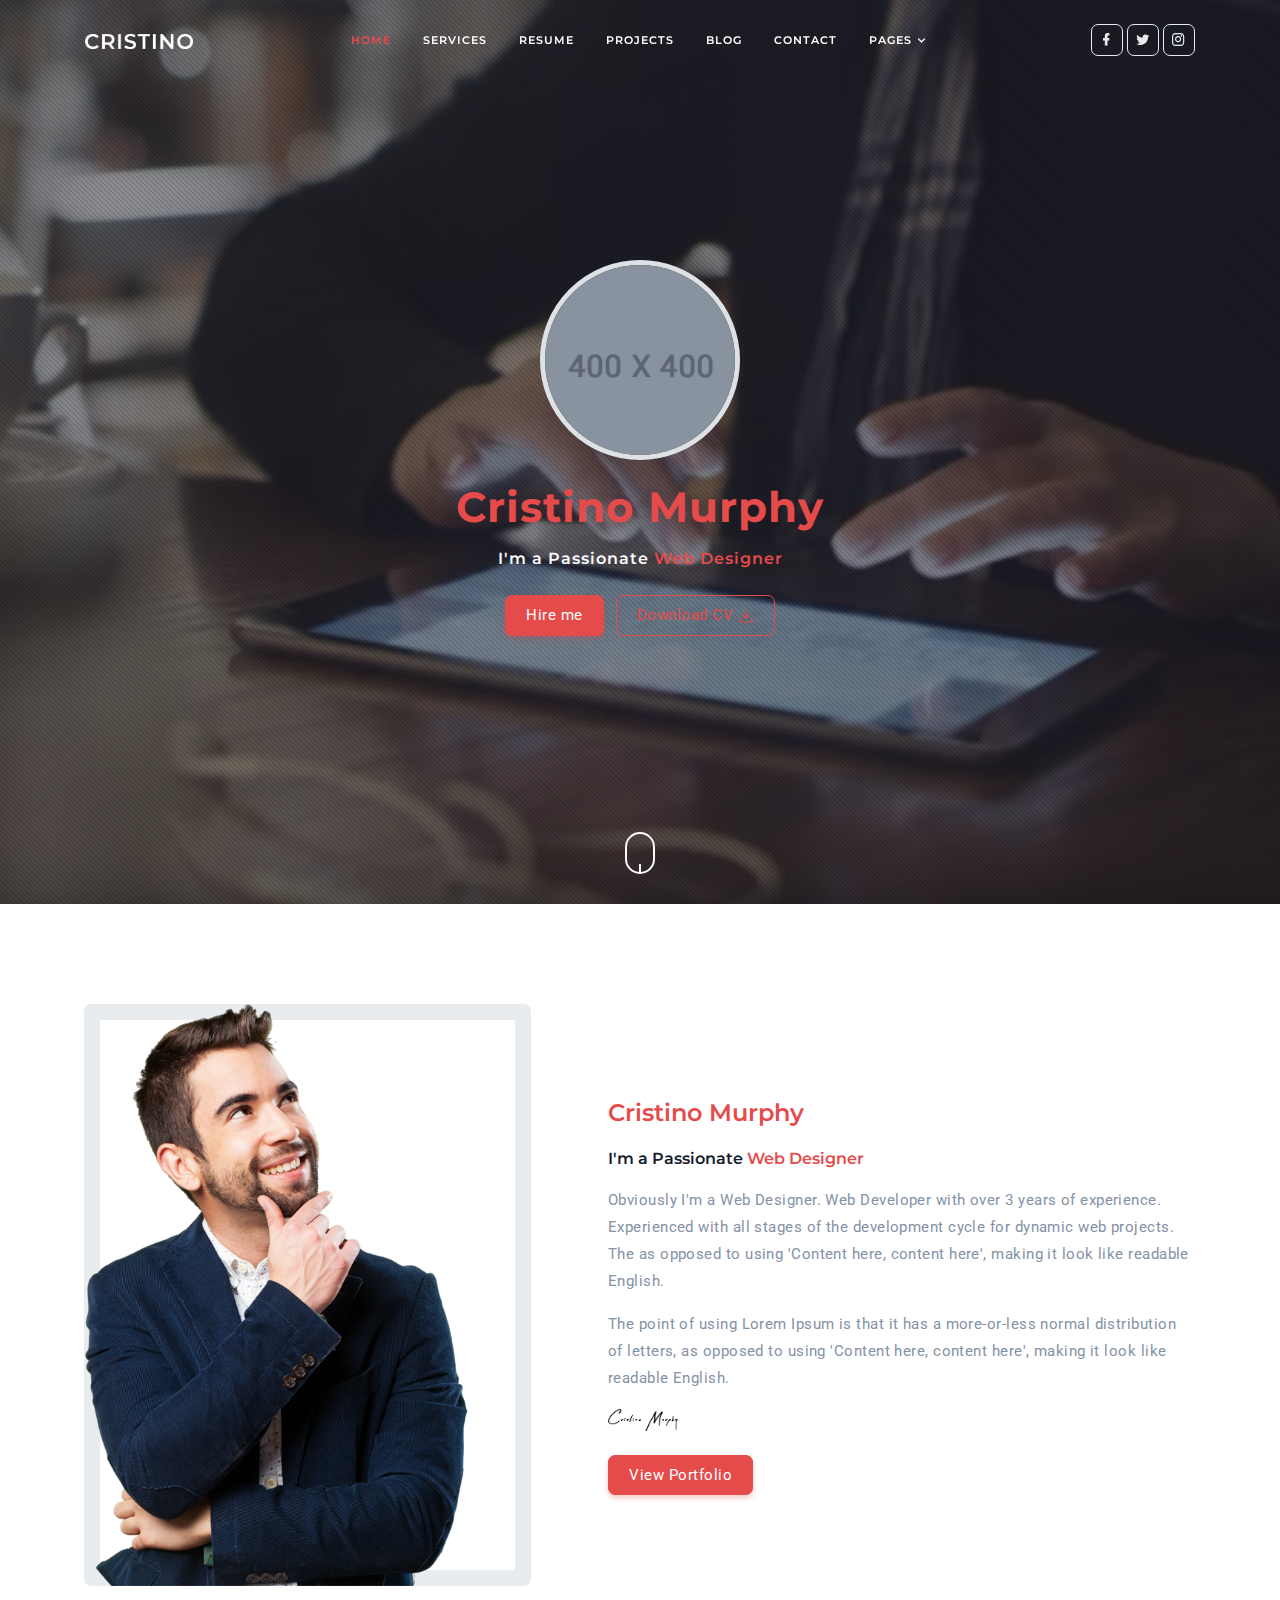
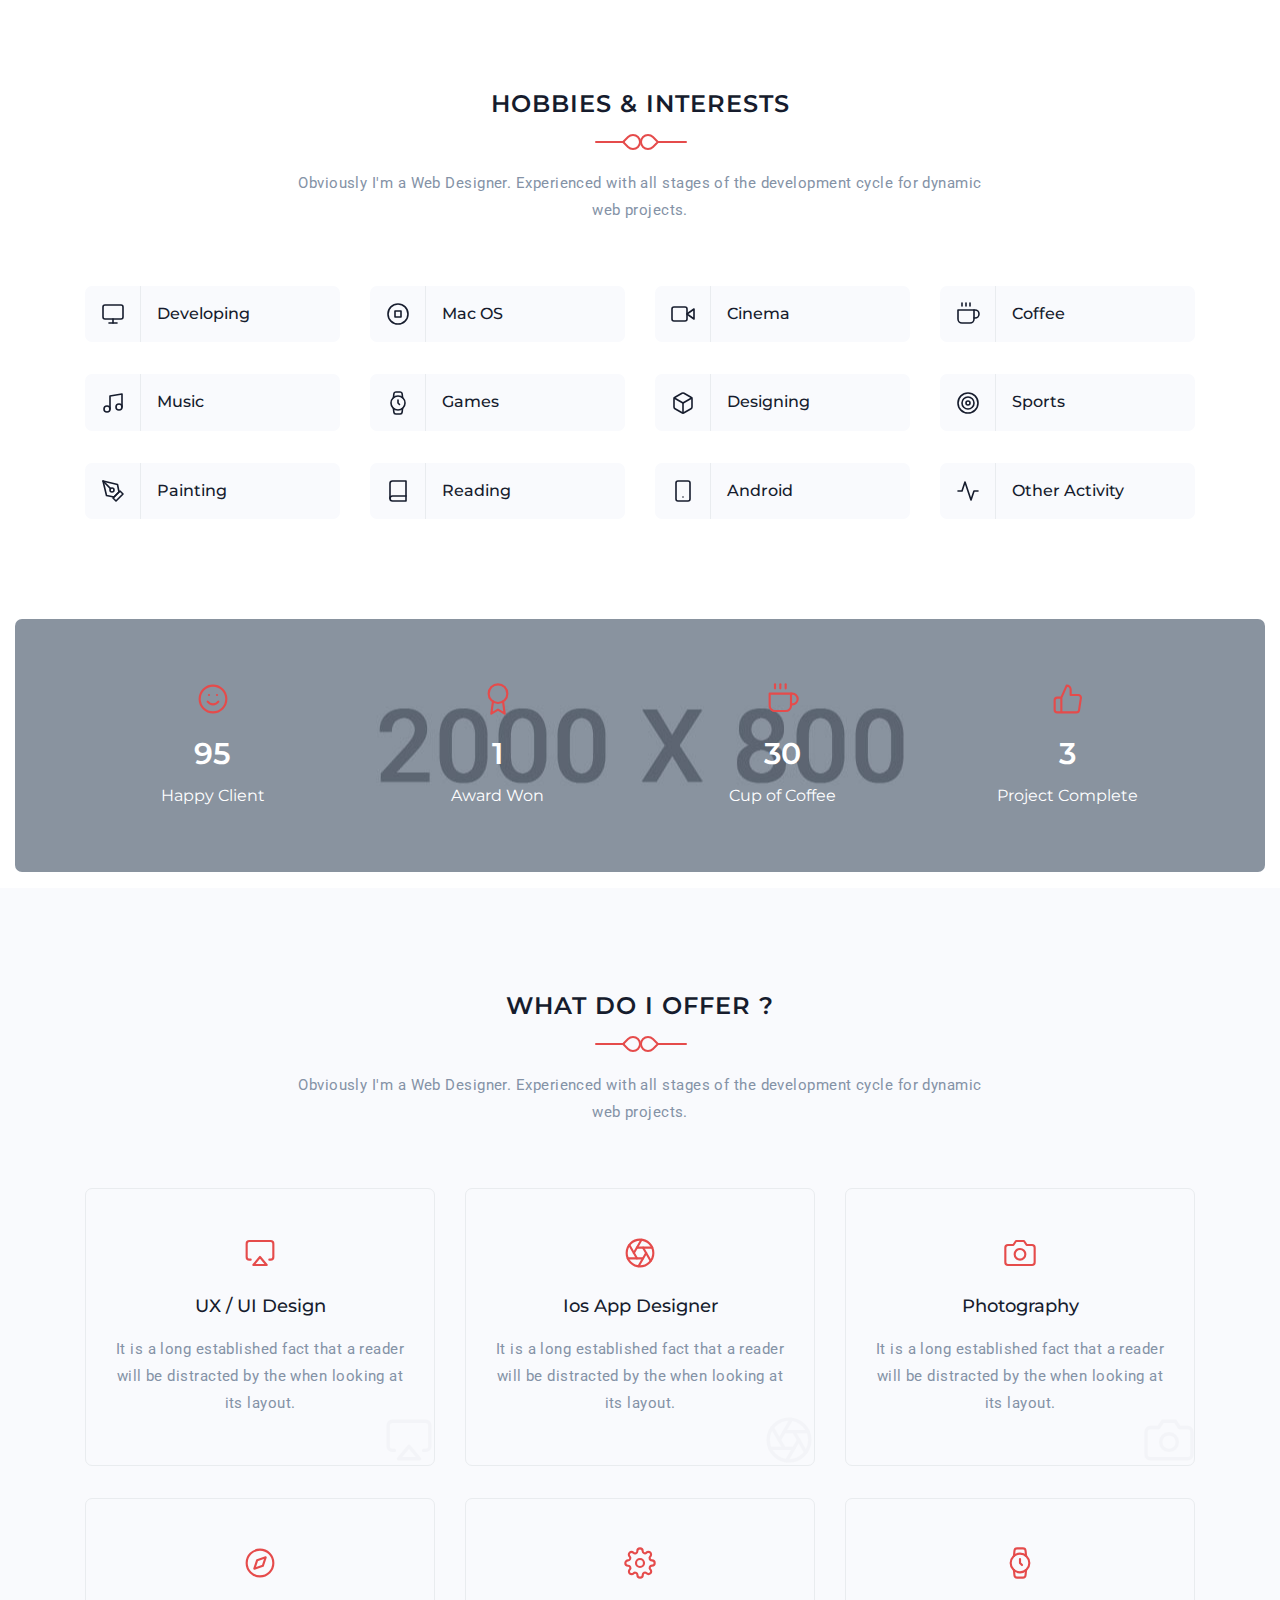
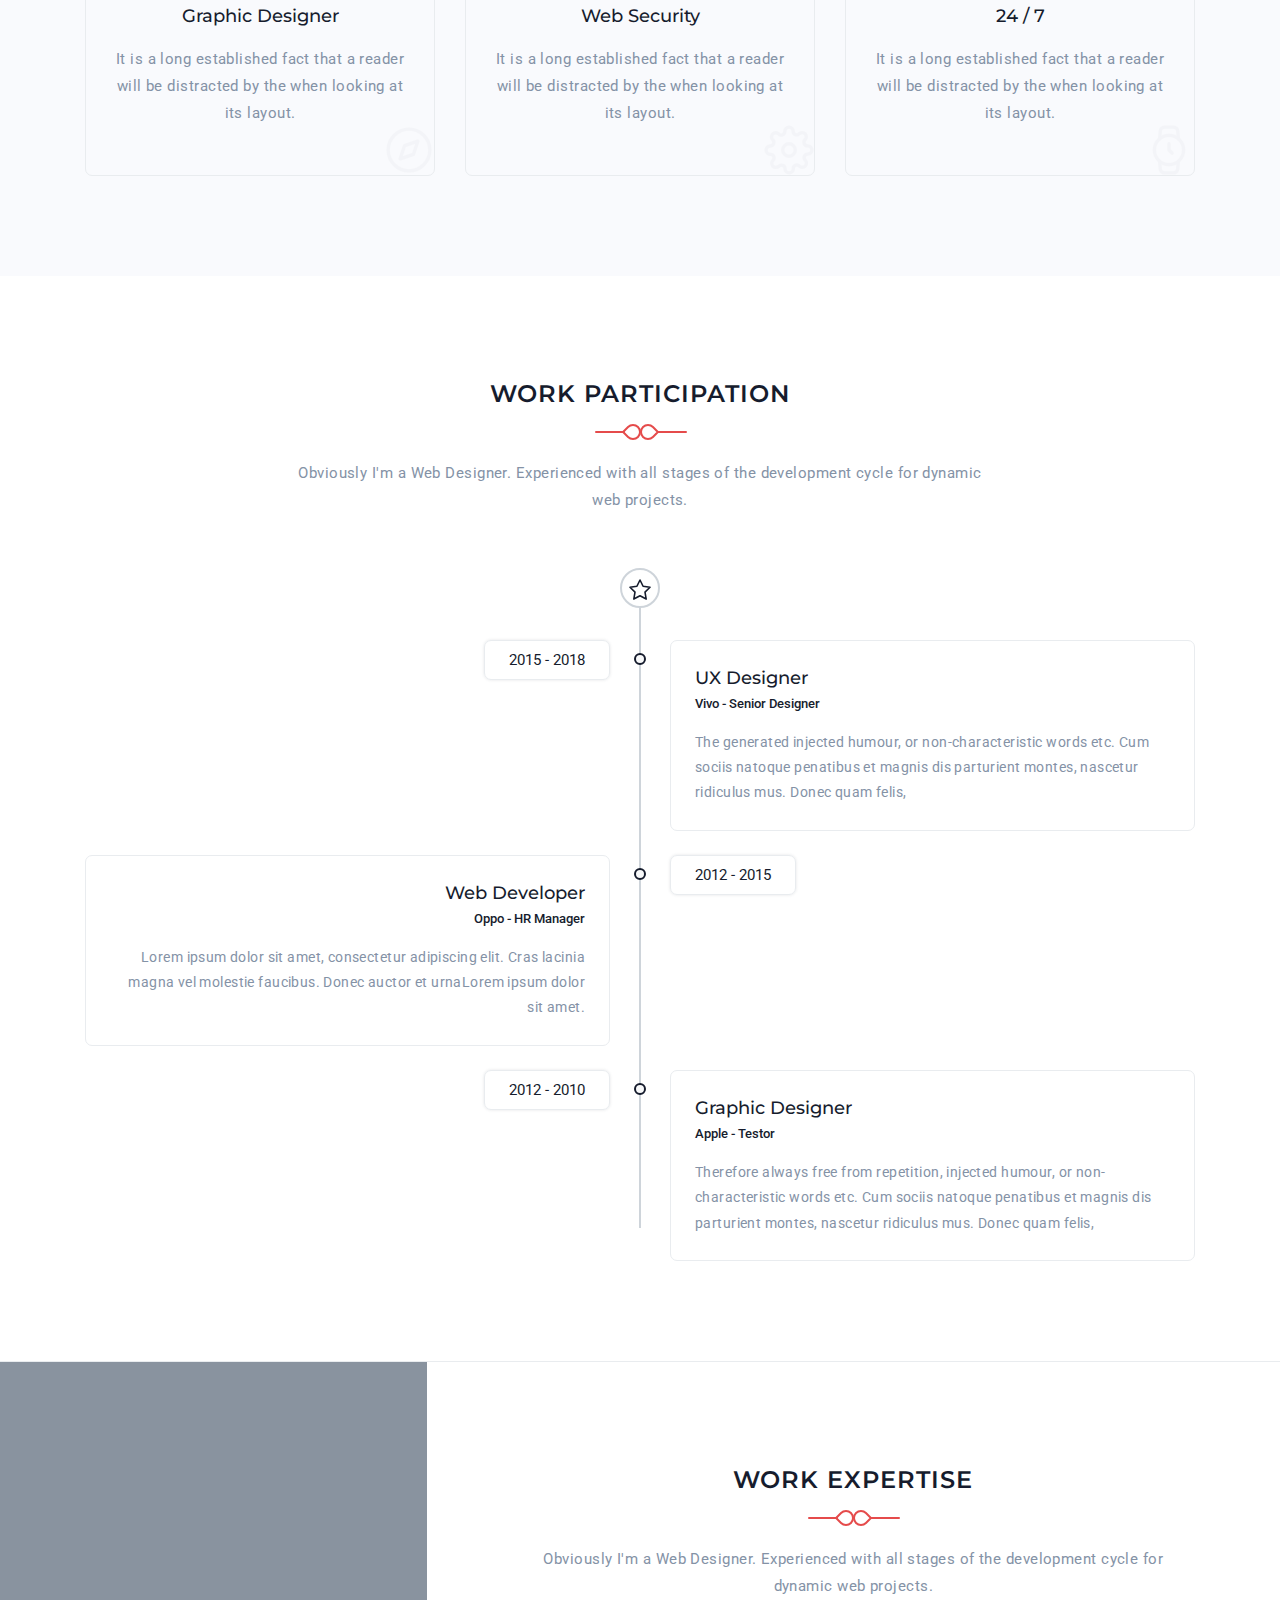
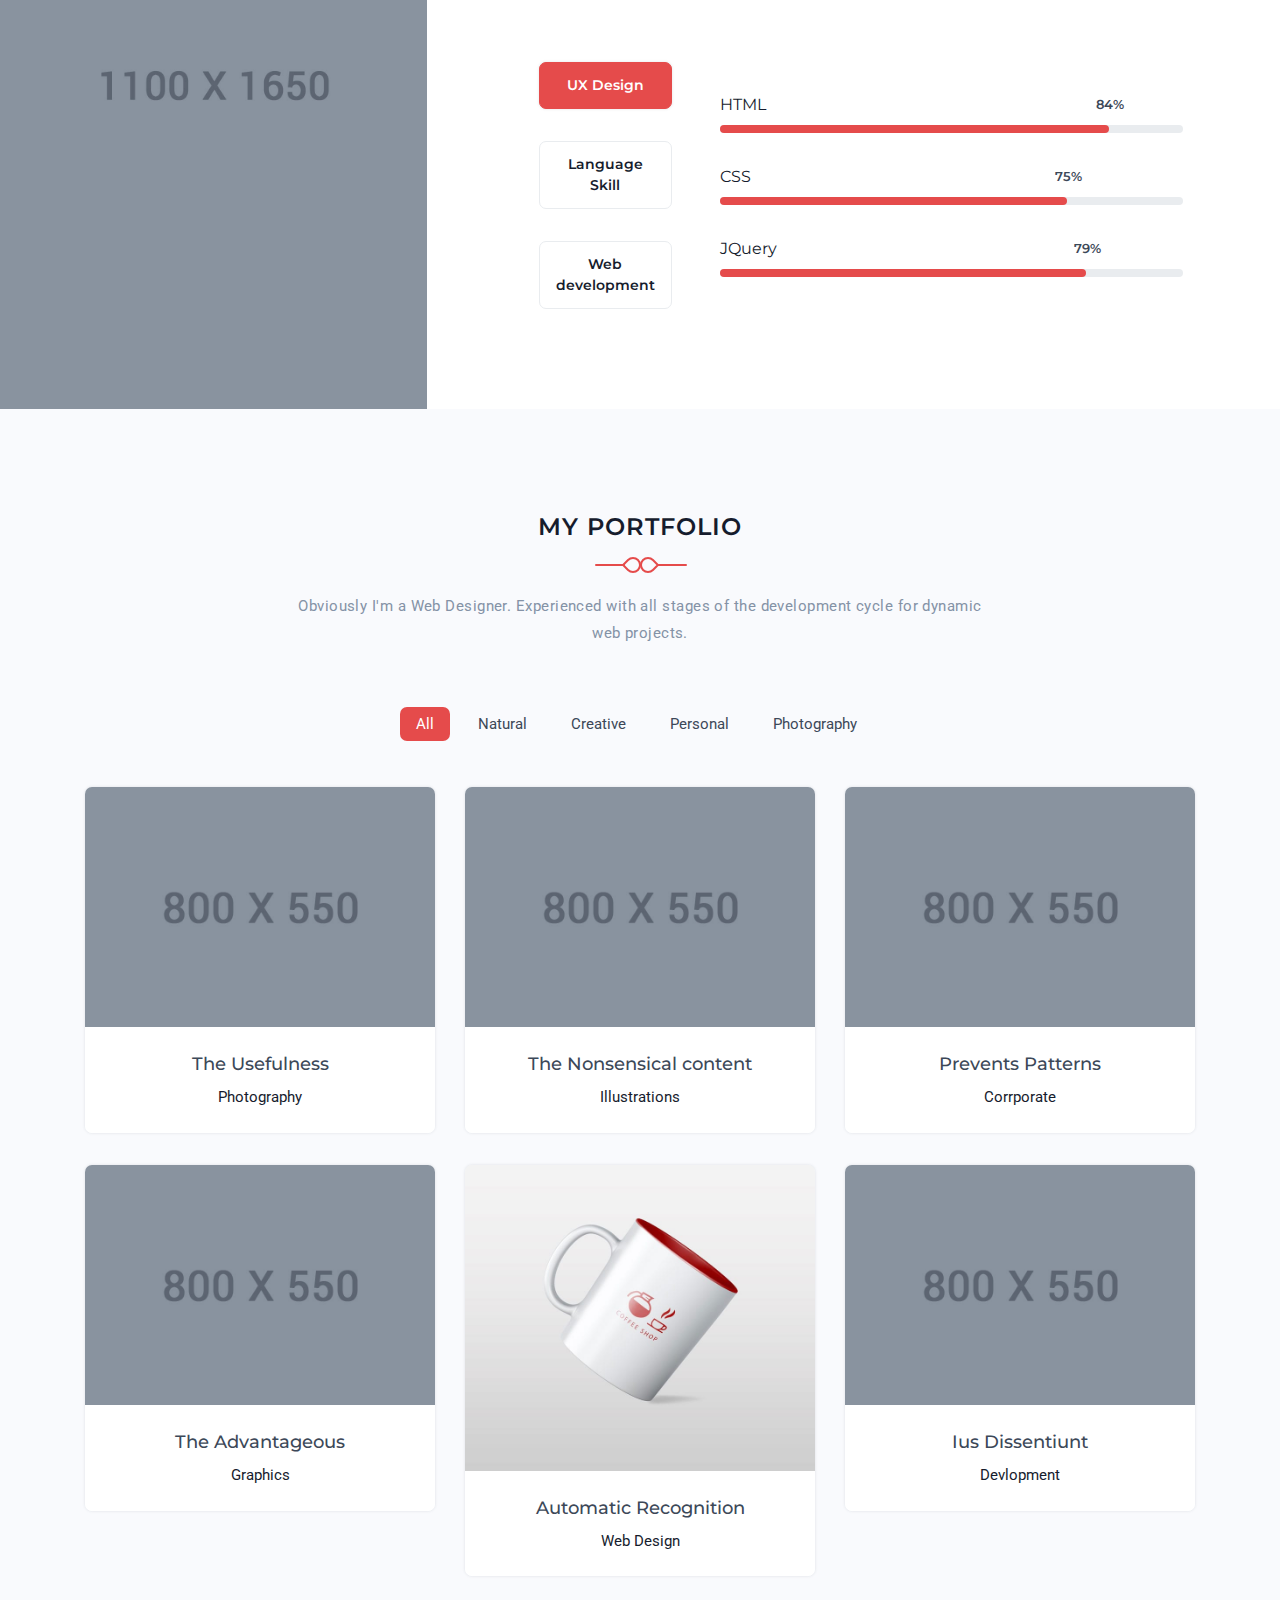
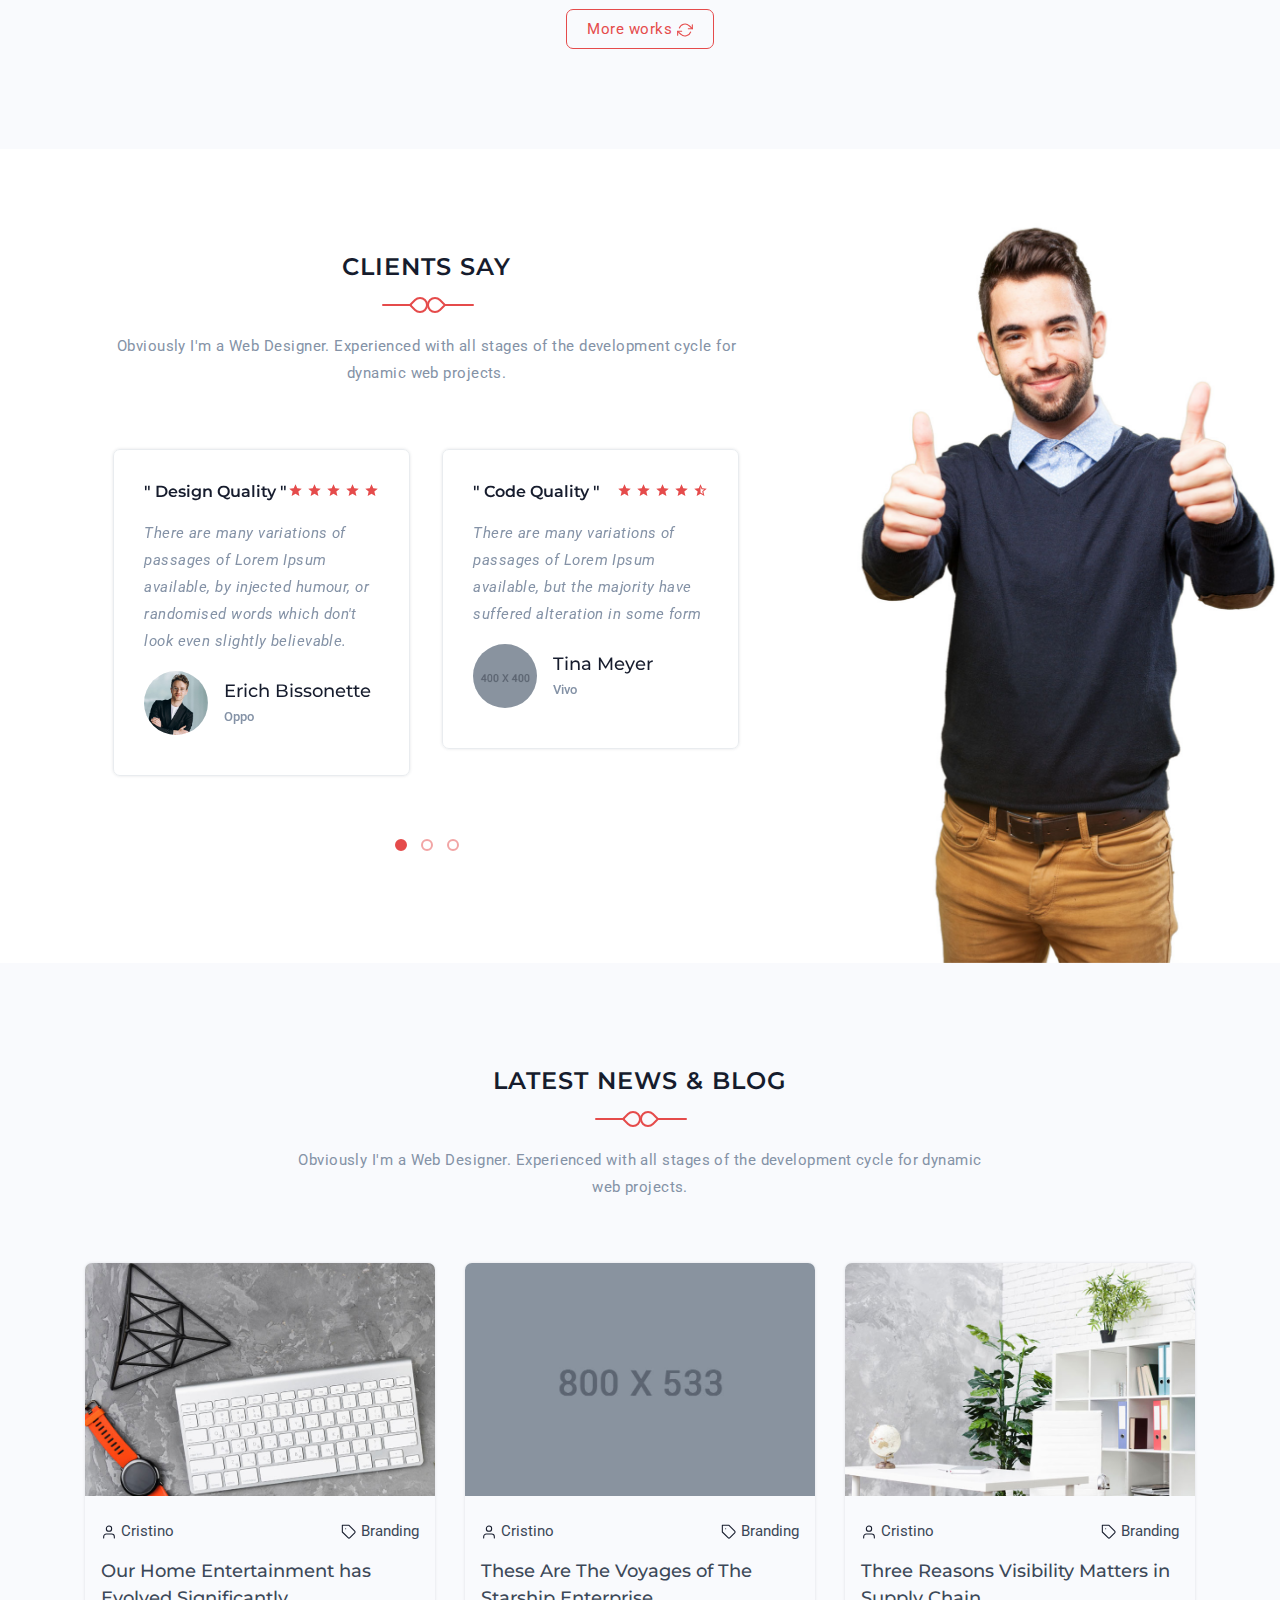
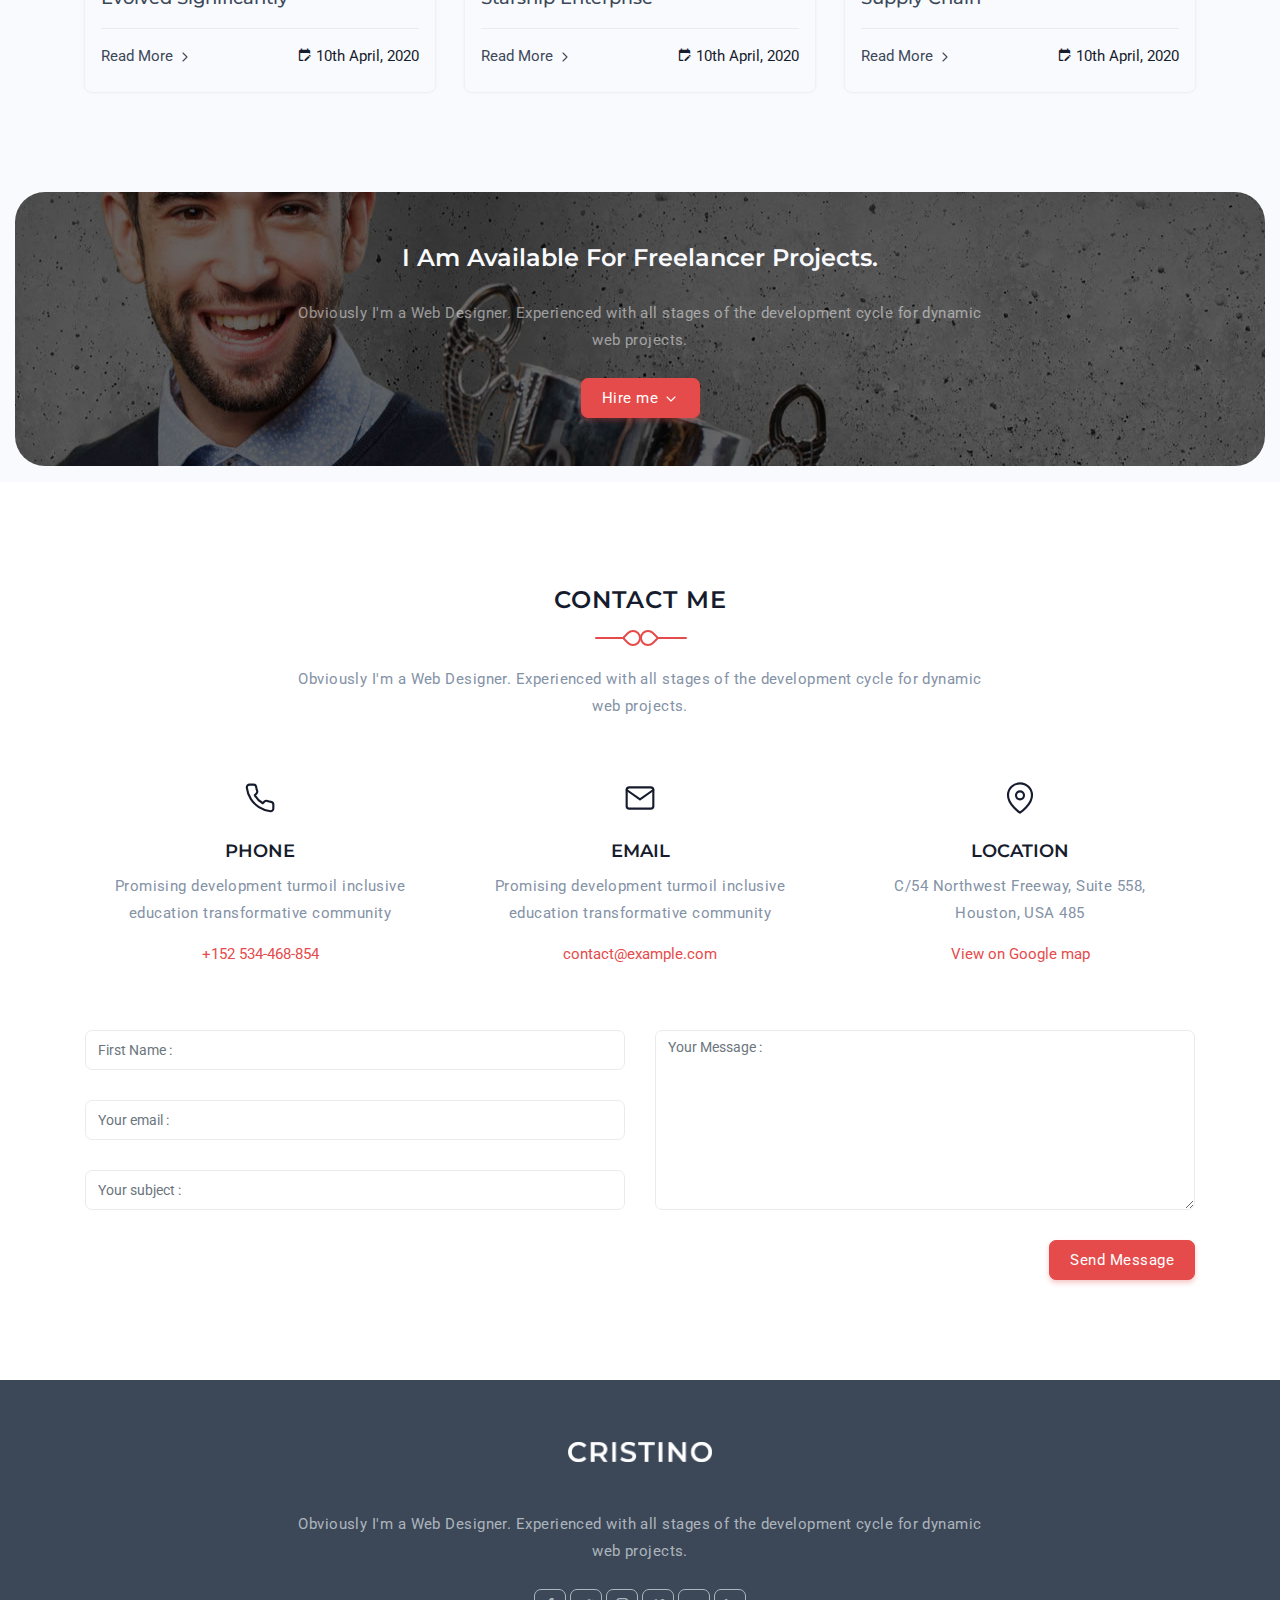
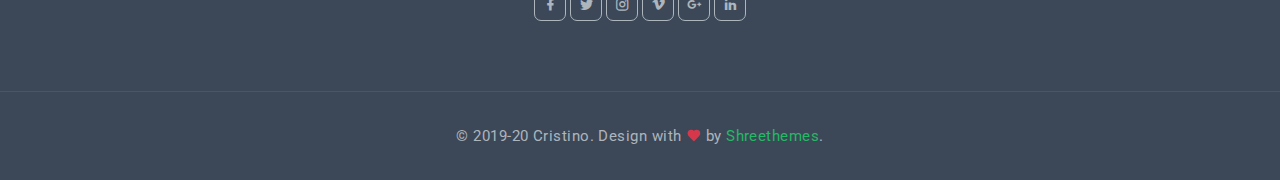
<file: index-video.html>
<!DOCTYPE html>
    <html lang="en">

    <head>
        <meta charset="utf-8" />
        <title>Cristino - Personal Portfolio Template</title>
        <meta name="viewport" content="width=device-width, initial-scale=1.0">
        <meta name="description" content="Premium Bootstrap 4 Landing Page Template" />
        <meta name="keywords" content="bootstrap 4, premium, marketing, multipurpose" />
        <meta content="Shreethemes" name="author" />
        <!-- favicon -->
        <link rel="shortcut icon" href="images/favicon.ico">
        <!-- Bootstrap -->
        <link href="css/bootstrap.min.css" rel="stylesheet" type="text/css" />
        <!-- Magnific -->
        <link href="css/magnific-popup.css" rel="stylesheet" type="text/css" />
        <!-- Icon -->
        <link href="css/materialdesignicons.min.css" rel="stylesheet" type="text/css" />
                  
        <!-- SLICK SLIDER -->
        <link rel="stylesheet" href="css/owl.carousel.min.css"/> 
        <link rel="stylesheet" href="css/owl.theme.css"/> 
        <link rel="stylesheet" href="css/owl.transitions.css"/>    
        <!-- Custom Css -->
        <link href="css/style.css" rel="stylesheet" type="text/css" id="theme-opt" />
        <link href="css/colors/default.css" rel="stylesheet" id="color-opt">

    </head>

    <body>
        <!-- Loader -->
        <div id="preloader">
            <div id="status">
                <div class="logo">
                    <img src="images/logo.png" height="20" class="d-block mx-auto" alt="">
                </div>
                <div class="spinner">
                    <div class="bounce1"></div>
                    <div class="bounce2"></div>
                    <div class="bounce3"></div>
                </div>
            </div>
        </div>
        <!-- Loader -->
        
        <!-- Navbar Start -->
        <nav class="navbar navbar-expand-lg fixed-top navbar-custom navbar-light sticky">
            <div class="container">
                <a class="navbar-brand" href="#">
                    <img src="images/logo.png" class="l-dark" height="15" alt="">
                    <img src="images/logo-light.png" class="l-light" height="15" alt="">
                </a>
                <button class="navbar-toggler" type="button" data-toggle="collapse" data-target="#navbarCollapse" aria-controls="navbarCollapse" aria-expanded="false" aria-label="Toggle navigation">
                    <span data-feather="menu" class="fea icon-md"></span>
                </button><!--end button-->

                <div class="collapse navbar-collapse" id="navbarCollapse">
                    <ul class="navbar-nav mx-auto">
                        <li class="nav-item active">
                            <a class="nav-link" href="#home">Home</a>
                        </li><!--end nav item-->
                        <li class="nav-item">
                            <a class="nav-link" href="#services">Services</a>
                        </li><!--end nav item-->
                        <li class="nav-item">
                            <a class="nav-link" href="#resume">Resume</a>
                        </li><!--end nav item-->
                        <li class="nav-item">
                            <a class="nav-link" href="#projects">Projects</a>
                        </li><!--end nav item-->
                        <li class="nav-item">
                            <a class="nav-link" href="#news">Blog</a>
                        </li><!--end nav item-->
                        <li class="nav-item">
                            <a class="nav-link" href="#contact">Contact</a>
                        </li><!--end nav item-->
                        <li class="nav-item dropdown">
                            <a class="nav-link dropdown-toggle" href="javascript:void(0)" id="navbarDropdown" role="button"
                                data-toggle="dropdown" aria-haspopup="true" aria-expanded="false">Pages
                            </a>
                            <div class="dropdown-menu rounded m-0" aria-labelledby="navbarDropdown">
                                <div class="container mx-0 mx-md-0">
                                    <div class="row">
                                        <div class="col-md-12">
                                            <a class="dropdown-item" href="page-blog.html">Blog</a>
                                            <a class="dropdown-item" href="page-blog-detail.html">Blog Detail</a>
                                            <a class="dropdown-item" href="page-portfolio.html">Portfolio</a>
                                            <a class="dropdown-item" href="page-portfolio-detail.html">Portfolio Detail</a>
                                        </div><!--end col-->
                                    </div><!--end row-->
                                </div><!--end container-->
                            </div>
                        </li><!--end nav item-->
                    </ul>

                    <ul class="list-unstyled mb-0 mt-2 mt-sm-0 social-icon light-social-icon">
                        <li class="list-inline-item"><a href="javascript:void(0)"><i class="mdi mdi-facebook"></i></a></li>
                        <li class="list-inline-item"><a href="javascript:void(0)"><i class="mdi mdi-twitter"></i></a></li>
                        <li class="list-inline-item"><a href="javascript:void(0)"><i class="mdi mdi-instagram"></i></a></li>
                    </ul>
                </div> 
            </div><!--end container-->
        </nav><!--end navbar-->
        <!-- Navbar End -->

        <!-- HOME START-->
        <section class="bg-home d-table w-100" style="background-image:url('images/home/video.png')" id="home">
            <div class="bg-overlay bg-over-image"></div>
            <a id="video" class="player" data-property="{videoURL:'https://www.youtube.com/watch?v=dk9uNWPP7EA',containment:'#home', showControls:false, autoPlay:true, loop:true, mute:true, startAt:0, opacity:1, quality:'default'}"></a>
            <div class="container">
                <div class="row mt-5 mt-sm-0 justify-content-center">
                    <div class="col-lg-12 text-center">
                        <div class="title-heading">
                            <img src="images/home/hero.jpg" class="img-fluid rounded-circle" alt="">
                            <h1 class="heading text-primary mt-3">Cristino Murphy</h1>
                            <h6 class="sub-title text-light title-dark">I'm a Passionate <span class="simple-text-rotate text-primary">Web Designer, Web Developer, Photographer</span></h6>
                            <div class="mt-4">
                                <a href="javascript:void(0)" class="btn btn-primary rounded mr-2 mb-2">Hire me</a>
                                <a href="javascript:void(0)" class="btn btn-outline-primary rounded mb-2">Download CV <i data-feather="download" class="fea icon-sm"></i></a>
                            </div>
                        </div>
                    </div><!--end col-->
                </div><!--end row-->
            </div><!--end container--> 
            <a href="#about" data-scroll-nav="1" class="mouse-icon mouse-icon-white rounded-pill bg-transparent mouse-down">
                <span class="wheel position-relative d-block mover"></span>
            </a>
        </section><!--end section-->
        <!-- HOME END-->
        
        <!-- About Start -->
        <section class="section pb-3" id="about">
            <div class="container">
                <div class="row align-items-center">
                    <div class="col-lg-5 col-md-5">
                        <div class="about-hero">
                            <img src="images/hero.png" class="img-fluid mx-auto d-block about-tween position-relative" alt="">
                        </div>
                    </div><!--end col-->

                    <div class="col-lg-7 col-md-7 mt-4 pt-2 mt-sm-0 pt-sm-0">
                        <div class="section-title mb-0 ml-lg-5 ml-md-3">
                            <h4 class="title text-primary mb-3">Cristino Murphy</h4>
                            <h6 class="designation mb-3">I'm a Passionate <span class="text-primary">Web Designer</span></h6>
                            <p class="text-muted">Obviously I'm a Web Designer. Web Developer with over 3 years of experience. Experienced with all stages of the development cycle for dynamic web projects. The as opposed to using 'Content here, content here', making it look like readable English.</p>
                            <p class="text-muted">The point of using Lorem Ipsum is that it has a more-or-less normal distribution of letters, as opposed to using 'Content here, content here', making it look like readable English.</p>
                            <img src="images/sign.png" height="22" alt="">
                            <div class="mt-4">
                                <a href="#projects" class="btn btn-primary mouse-down">View Portfolio</a>
                            </div>
                        </div>
                    </div><!--end col-->
                </div><!--end row-->
            </div><!--end container-->

            <div class="container mt-100 mt-60">
                <div class="row justify-content-center">
                    <div class="col-12 text-center">
                        <div class="section-title">
                            <div class="titles">
                                <h4 class="title title-line text-uppercase mb-4 pb-4">Hobbies & Interests</h4>
                                <span></span>
                            </div>
                            <p class="text-muted mx-auto para-desc mb-0">Obviously I'm a Web Designer. Experienced with all stages of the development cycle for dynamic web projects.</p>
                        </div>
                    </div><!--end col-->
                </div><!--end row-->
                
                <div class="row">
                    <div class="col-lg-3 col-md-4 col-12 mt-4 pt-2">
                        <div class="interests-desc bg-light position-relative px-2 py-3 rounded">
                            <div class="hobbies d-flex align-items-center">
                                <div class="text-center rounded-pill mr-4">
                                    <i data-feather="monitor" class="icon fea icon-md-sm"></i>
                                </div>
                                <div class="content">
                                    <h6 class="title mb-0">Developing</h6>
                                </div>
                            </div>
                        </div>
                    </div><!--end col-->
                    
                    <div class="col-lg-3 col-md-4 col-12 mt-4 pt-2">
                        <div class="interests-desc bg-light position-relative px-2 py-3 rounded">
                            <div class="hobbies d-flex align-items-center">
                                <div class="text-center rounded-pill mr-4">
                                    <i data-feather="stop-circle" class="icon fea icon-md-sm"></i>
                                </div>
                                <div class="content">
                                    <h6 class="title mb-0">Mac OS</h6>
                                </div>
                            </div>
                        </div>
                    </div><!--end col-->
                    
                    <div class="col-lg-3 col-md-4 col-12 mt-4 pt-2">
                        <div class="interests-desc bg-light position-relative px-2 py-3 rounded">
                            <div class="hobbies d-flex align-items-center">
                                <div class="text-center rounded-pill mr-4">
                                    <i data-feather="video" class="icon fea icon-md-sm"></i>
                                </div>
                                <div class="content">
                                    <h6 class="title mb-0">Cinema</h6>
                                </div>
                            </div>
                        </div>
                    </div><!--end col-->
                    
                    <div class="col-lg-3 col-md-4 col-12 mt-4 pt-2">
                        <div class="interests-desc bg-light position-relative px-2 py-3 rounded">
                            <div class="hobbies d-flex align-items-center">
                                <div class="text-center rounded-pill mr-4">
                                    <i data-feather="coffee" class="icon fea icon-md-sm"></i>
                                </div>
                                <div class="content">
                                    <h6 class="title mb-0">Coffee</h6>
                                </div>
                            </div>
                        </div>
                    </div><!--end col-->
                    
                    <div class="col-lg-3 col-md-4 col-12 mt-4 pt-2">
                        <div class="interests-desc bg-light position-relative px-2 py-3 rounded">
                            <div class="hobbies d-flex align-items-center">
                                <div class="text-center rounded-pill mr-4">
                                    <i data-feather="music" class="icon fea icon-md-sm"></i>
                                </div>
                                <div class="content">
                                    <h6 class="title mb-0">Music</h6>
                                </div>
                            </div>
                        </div>
                    </div><!--end col-->
                    
                    <div class="col-lg-3 col-md-4 col-12 mt-4 pt-2">
                        <div class="interests-desc bg-light position-relative px-2 py-3 rounded">
                            <div class="hobbies d-flex align-items-center">
                                <div class="text-center rounded-pill mr-4">
                                    <i data-feather="watch" class="icon fea icon-md-sm"></i>
                                </div>
                                <div class="content">
                                    <h6 class="title mb-0">Games</h6>
                                </div>
                            </div>
                        </div>
                    </div><!--end col-->
                    
                    <div class="col-lg-3 col-md-4 col-12 mt-4 pt-2">
                        <div class="interests-desc bg-light position-relative px-2 py-3 rounded">
                            <div class="hobbies d-flex align-items-center">
                                <div class="text-center rounded-pill mr-4">
                                    <i data-feather="box" class="icon fea icon-md-sm"></i>
                                </div>
                                <div class="content">
                                    <h6 class="title mb-0">Designing</h6>
                                </div>
                            </div>
                        </div>
                    </div><!--end col-->
                    
                    <div class="col-lg-3 col-md-4 col-12 mt-4 pt-2">
                        <div class="interests-desc bg-light position-relative px-2 py-3 rounded">
                            <div class="hobbies d-flex align-items-center">
                                <div class="text-center rounded-pill mr-4">
                                    <i data-feather="target" class="icon fea icon-md-sm"></i>
                                </div>
                                <div class="content">
                                    <h6 class="title mb-0">Sports</h6>
                                </div>
                            </div>
                        </div>
                    </div><!--end col-->
                    
                    <div class="col-lg-3 col-md-4 col-12 mt-4 pt-2">
                        <div class="interests-desc bg-light position-relative px-2 py-3 rounded">
                            <div class="hobbies d-flex align-items-center">
                                <div class="text-center rounded-pill mr-4">
                                    <i data-feather="pen-tool" class="icon fea icon-md-sm"></i>
                                </div>
                                <div class="content">
                                    <h6 class="title mb-0">Painting</h6>
                                </div>
                            </div>
                        </div>
                    </div><!--end col-->
                    
                    <div class="col-lg-3 col-md-4 col-12 mt-4 pt-2">
                        <div class="interests-desc bg-light position-relative px-2 py-3 rounded">
                            <div class="hobbies d-flex align-items-center">
                                <div class="text-center rounded-pill mr-4">
                                    <i data-feather="book" class="icon fea icon-md-sm"></i>
                                </div>
                                <div class="content">
                                    <h6 class="title mb-0">Reading</h6>
                                </div>
                            </div>
                        </div>
                    </div><!--end col-->
                    
                    <div class="col-lg-3 col-md-4 col-12 mt-4 pt-2">
                        <div class="interests-desc bg-light position-relative px-2 py-3 rounded">
                            <div class="hobbies d-flex align-items-center">
                                <div class="text-center rounded-pill mr-4">
                                    <i data-feather="smartphone" class="icon fea icon-md-sm"></i>
                                </div>
                                <div class="content">
                                    <h6 class="title mb-0">Android</h6>
                                </div>
                            </div>
                        </div>
                    </div><!--end col-->
                    
                    <div class="col-lg-3 col-md-4 col-12 mt-4 pt-2">
                        <div class="interests-desc bg-light position-relative px-2 py-3 rounded">
                            <div class="hobbies d-flex align-items-center">
                                <div class="text-center rounded-pill mr-4">
                                    <i data-feather="activity" class="icon fea icon-md-sm"></i>
                                </div>
                                <div class="content">
                                    <h6 class="title mb-0">Other Activity</h6>
                                </div>
                            </div>
                        </div>
                    </div><!--end col-->
                </div>
            </div><!--end container-->

            <div class="container-fluid mt-100 mt-60">
                <div class="rounded py-md-5 py-4" style="background: url('images/bg-counter.jpg') center center;">
                    <div class="container">
                        <div class="row" id="counter">
                            <div class="col-lg-3 col-6">
                                <div class="counter-box rounded py-3 text-center">
                                    <div class="counter-icon">
                                        <i data-feather="smile" class="fea icon-md text-primary"></i>
                                    </div>
                                    <h3 class="counter-value mt-3 text-white title-dark" data-count="1251">95</h3>
                                    <h6 class="counter-head font-weight-normal mb-0 text-white title-dark">Happy Client</h6>
                                </div><!--end counter box-->
                            </div><!--end col-->
    
                            <div class="col-lg-3 col-6">
                                <div class="counter-box rounded py-3 text-center">
                                    <div class="counter-icon">
                                        <i data-feather="award" class="fea icon-md text-primary"></i>
                                    </div>
                                    <h3 class="counter-value mt-3 text-white title-dark" data-count="15">1</h3>
                                    <h6 class="counter-head font-weight-normal mb-0 text-white title-dark">Award Won</h6>
                                </div><!--end counter box-->
                            </div><!--end col-->
    
                            <div class="col-lg-3 col-6">
                                <div class="counter-box rounded py-3 text-center">
                                    <div class="counter-icon">
                                        <i data-feather="coffee" class="fea icon-md text-primary"></i>
                                    </div>
                                    <h3 class="counter-value mt-3 text-white title-dark" data-count="3261">30</h3>
                                    <h6 class="counter-head font-weight-normal mb-0 text-white title-dark">Cup of Coffee</h6>
                                </div><!--end counter box-->
                            </div><!--end col-->
    
                            <div class="col-lg-3 col-6">
                                <div class="counter-box rounded py-3 text-center">
                                    <div class="counter-icon">
                                        <i data-feather="thumbs-up" class="fea icon-md text-primary"></i>
                                    </div>
                                    <h3 class="counter-value mt-3 text-white title-dark" data-count="36">3</h3>
                                    <h6 class="counter-head font-weight-normal mb-0 text-white title-dark">Project Complete</h6>
                                </div><!--end counter box-->
                            </div><!--end col-->
                        </div><!--end row-->
                    </div><!--end container-->
                </div><!--end div-->
            </div><!--end container fluid-->
        </section>
        <!-- About end -->
            
        <!-- Services Start -->
        <section class="section bg-light" id="services">
            <div class="container">
                <div class="row justify-content-center">
                    <div class="col-12 text-center">
                        <div class="section-title">
                            <div class="titles">
                                <h4 class="title title-line text-uppercase mb-4 pb-4">What Do I Offer ?</h4>
                                <span></span>
                            </div>
                            <p class="text-muted mx-auto para-desc mb-0">Obviously I'm a Web Designer. Experienced with all stages of the development cycle for dynamic web projects.</p>
                        </div>
                    </div><!--end col-->
                </div><!--end row-->

                <div class="row">                    
                    <div class="col-lg-4 col-md-6 col-12 mt-4 pt-2">
                        <div class="service-wrapper rounded position-relative text-center border border-footer p-4 pt-5 pb-5">
                            <div class="icon text-primary">
                                <i data-feather="airplay" class="fea icon-md"></i>
                            </div>
                            <div class="content mt-4">
                                <h5 class="title">UX / UI Design</h5>
                                <p class="text-muted mt-3 mb-0">It is a long established fact that a reader will be distracted by the when looking at its layout.</p>
                            </div>
                            <div class="big-icon">
                                <i data-feather="airplay" class="fea icons"></i>
                            </div>
                        </div>
                    </div><!--end col-->

                    <div class="col-lg-4 col-md-6 col-12 mt-4 pt-2">
                        <div class="service-wrapper rounded position-relative text-center border border-footer p-4 pt-5 pb-5">
                            <div class="icon text-primary">
                                <i data-feather="aperture" class="fea icon-md"></i>
                            </div>
                            <div class="content mt-4">
                                <h5 class="title">Ios App Designer</h5>
                                <p class="text-muted mt-3 mb-0">It is a long established fact that a reader will be distracted by the when looking at its layout.</p>
                            </div>
                            <div class="big-icon">
                                <i data-feather="aperture" class="fea icons"></i>
                            </div>
                        </div>
                    </div><!--end col-->
                    
                    <div class="col-lg-4 col-md-6 col-12 mt-4 pt-2">
                        <div class="service-wrapper rounded position-relative text-center border border-footer p-4 pt-5 pb-5">
                            <div class="icon text-primary">
                                <i data-feather="camera" class="fea icon-md"></i>
                            </div>
                            <div class="content mt-4">
                                <h5 class="title">Photography</h5>
                                <p class="text-muted mt-3 mb-0">It is a long established fact that a reader will be distracted by the when looking at its layout.</p>
                            </div>
                            <div class="big-icon">
                                <i data-feather="camera" class="fea icons"></i>
                            </div>
                        </div>
                    </div><!--end col-->
                    
                    <div class="col-lg-4 col-md-6 col-12 mt-4 pt-2">
                        <div class="service-wrapper rounded position-relative text-center border border-footer p-4 pt-5 pb-5">
                            <div class="icon text-primary">
                                <i data-feather="compass" class="fea icon-md"></i>
                            </div>
                            <div class="content mt-4">
                                <h5 class="title">Graphic Designer</h5>
                                <p class="text-muted mt-3 mb-0">It is a long established fact that a reader will be distracted by the when looking at its layout.</p>
                            </div>
                            <div class="big-icon">
                                <i data-feather="compass" class="fea icons"></i>
                            </div>
                        </div>
                    </div><!--end col-->
                    
                    <div class="col-lg-4 col-md-6 col-12 mt-4 pt-2">
                        <div class="service-wrapper rounded position-relative text-center border border-footer p-4 pt-5 pb-5">
                            <div class="icon text-primary">
                                <i data-feather="settings" class="fea icon-md"></i>
                            </div>
                            <div class="content mt-4">
                                <h5 class="title">Web Security</h5>
                                <p class="text-muted mt-3 mb-0">It is a long established fact that a reader will be distracted by the when looking at its layout.</p>
                            </div>
                            <div class="big-icon">
                                <i data-feather="settings" class="fea icons"></i>
                            </div>
                        </div>
                    </div><!--end col-->
                    
                    <div class="col-lg-4 col-md-6 col-12 mt-4 pt-2">
                        <div class="service-wrapper rounded position-relative text-center border border-footer p-4 pt-5 pb-5">
                            <div class="icon text-primary">
                                <i data-feather="watch" class="fea icon-md"></i>
                            </div>
                            <div class="content mt-4">
                                <h5 class="title">24 / 7</h5>
                                <p class="text-muted mt-3 mb-0">It is a long established fact that a reader will be distracted by the when looking at its layout.</p>
                            </div>
                            <div class="big-icon">
                                <i data-feather="watch" class="fea icons"></i>
                            </div>
                        </div>
                    </div><!--end col-->
                </div><!--end row-->
            </div><!--end container-->
        </section>
        <!-- Services End -->

        <!-- Resume Start -->
        <section class="section" id="resume">
            <div class="container">
                <div class="row justify-content-center">
                    <div class="col-12 text-center">
                        <div class="section-title">
                            <div class="titles">
                                <h4 class="title title-line text-uppercase mb-4 pb-4">Work Participation</h4>
                                <span></span>
                            </div>
                            <p class="text-muted mx-auto para-desc mb-0">Obviously I'm a Web Designer. Experienced with all stages of the development cycle for dynamic web projects.</p>
                        </div>
                    </div><!--end col-->
                </div><!--end row-->

                <div class="row">
                    <div class="col-12">
                        <div class="main-icon rounded-pill text-center mt-4 pt-2">
                            <i data-feather="star" class="fea icon-md-sm"></i>
                        </div>
                        <div class="timeline-page pt-2 position-relative">
                            <div class="timeline-item mt-4">
                                <div class="row">
                                    <div class="col-lg-6 col-md-6 col-sm-6">
                                        <div class="duration date-label-left border rounded p-2 pl-4 pr-4 position-relative shadow text-left">2015 - 2018</div>
                                    </div><!--end col-->
                                    <div class="col-lg-6 col-md-6 col-sm-6">
                                        <div class="event event-description-right rounded p-4 border float-left text-left">
                                            <h5 class="title mb-0 text-capitalize">UX Designer</h5>
                                            <small class="company">Vivo - Senior Designer</small>
                                            <p class="timeline-subtitle mt-3 mb-0 text-muted">The generated injected humour, or non-characteristic words etc. Cum sociis natoque penatibus et magnis dis parturient montes, nascetur ridiculus mus. Donec quam felis,</p>
                                        </div>
                                    </div><!--end col-->
                                </div><!--end row-->
                            </div><!--end timeline item-->
            
                            <div class="timeline-item mt-4">
                                <div class="row">
                                    <div class="col-lg-6 col-md-6 col-sm-6 order-sm-1 order-2">
                                        <div class="event event-description-left rounded p-4 border float-left text-right">
                                            <h5 class="title mb-0 text-capitalize">Web Developer</h5>
                                            <small class="company">Oppo - HR Manager</small>
                                            <p class="timeline-subtitle mt-3 mb-0 text-muted">Lorem ipsum dolor sit amet, consectetur adipiscing elit. Cras lacinia magna vel molestie faucibus. Donec auctor et urnaLorem ipsum dolor sit amet.</p>
                                        </div>
                                    </div><!--end col-->
                                    <div class="col-lg-6 col-md-6 col-sm-6 order-sm-2 order-1">
                                        <div class="duration duration-right rounded border p-2 pl-4 pr-4 position-relative shadow text-left">2012 - 2015</div>
                                    </div><!--end col-->
                                </div><!--end row-->
                            </div><!--end timeline item-->
        
                            <div class="timeline-item mt-4">
                                <div class="row">
                                    <div class="col-lg-6 col-md-6 col-sm-6">
                                        <div class="duration date-label-left border rounded p-2 pl-4 pr-4 position-relative shadow text-left"> 2012 - 2010</div>
                                    </div><!--end col-->
                                    <div class="col-lg-6 col-md-6 col-sm-6">
                                        <div class="event event-description-right rounded p-4 border float-left text-left">
                                            <h5 class="title mb-0 text-capitalize">Graphic Designer</h5>
                                            <small class="company">Apple - Testor</small>
                                            <p class="timeline-subtitle mt-3 mb-0 text-muted">Therefore always free from repetition, injected humour, or non-characteristic words etc. Cum sociis natoque penatibus et magnis dis parturient montes, nascetur ridiculus mus. Donec quam felis, </p>
                                        </div>
                                    </div><!--end col-->
                                </div><!--end row-->
                            </div><!--end timeline item-->
                        </div><!--end timeline page-->
                        <!-- TIMELINE END -->
                    </div><!--end col-->
                </div><!--end row-->
            </div><!--end container-->
        </section><!--end section-->   
        <!-- Skill End -->

        <!-- Skill & CTA START -->
        <section class="cta-full border-top">
            <div class="container-fluid">
                <div class="row position-relative">
                    <div class="col-lg-4 padding-less img" style="background-image:url('images/skills.jpg')" data-jarallax='{"speed": 0.5}'></div><!-- end col -->
                    <div class="col-lg-8 offset-lg-4">
                        <div class="cta-full-img-box">
                            <div class="row justify-content-center">
                                <div class="col-12 text-center">
                                    <div class="section-title">
                                        <div class="titles">
                                            <h4 class="title title-line text-uppercase mb-4 pb-4">Work Expertise</h4>
                                            <span></span>
                                        </div>
                                        <p class="text-muted mx-auto para-desc mb-0">Obviously I'm a Web Designer. Experienced with all stages of the development cycle for dynamic web projects.</p>
                                    </div>
                                </div><!--end col-->
                            </div><!--end row-->

                            <div class="row align-items-center">
                                <div class="col-lg-3 col-md-4 col-12">
                                    <ul class="nav nav-pills flex-column px-0" id="pills-tab" role="tablist">
                                        <li class="nav-item mt-4 pt-2">
                                            <a class="nav-link rounded active" id="pills-cloud-tab" data-toggle="pill" href="#pills-cloud" role="tab" aria-controls="pills-cloud" aria-selected="false">
                                                <div class="skill-container text-center pt-1 pb-1">
                                                    <h6 class="title mb-0">UX Design</h6>
                                                </div>
                                            </a><!--end nav link-->
                                        </li><!--end nav item-->
                                        
                                        <li class="nav-item mt-4 pt-2">
                                            <a class="nav-link rounded" id="pills-smart-tab" data-toggle="pill" href="#pills-smart" role="tab" aria-controls="pills-smart" aria-selected="false">
                                                <div class="skill-container text-center pt-1 pb-1">
                                                    <h6 class="title mb-0">Language Skill</h6>
                                                </div>
                                            </a><!--end nav link-->
                                        </li><!--end nav item-->
                                        
                                        <li class="nav-item mt-4 pt-2">
                                            <a class="nav-link rounded" id="pills-apps-tab" data-toggle="pill" href="#pills-apps" role="tab" aria-controls="pills-apps" aria-selected="false">
                                                <div class="skill-container text-center pt-1 pb-1">
                                                    <h6 class="title mb-0">Web development</h6>
                                                </div>
                                            </a><!--end nav link-->
                                        </li><!--end nav item-->
                                    </ul><!--end nav pills-->
                                </div><!--end col-->

                                <div class="col-lg-9 col-md-8 col-12">
                                    <div class="tab-content pl-lg-4" id="pills-tabContent">
                                        <div class="tab-pane fade show active" id="pills-cloud" role="tabpanel" aria-labelledby="pills-cloud-tab">
                                            <div class="progress-box mt-4 pt-2">
                                                <h6 class="font-weight-normal">HTML</h6>
                                                <div class="progress">
                                                    <div class="progress-bar position-relative bg-primary" style="width:84%;">
                                                        <div class="progress-value d-block text-dark h6">84%</div>
                                                    </div>
                                                </div>
                                            </div><!--end process box-->
                                            <div class="progress-box mt-4 pt-2">
                                                <h6 class="font-weight-normal">CSS</h6>
                                                <div class="progress">
                                                    <div class="progress-bar position-relative bg-primary" style="width:75%;">
                                                        <div class="progress-value d-block text-dark h6">75%</div>
                                                    </div>
                                                </div>
                                            </div><!--end process box-->
                                            <div class="progress-box mt-4 pt-2">
                                                <h6 class="font-weight-normal">JQuery</h6>
                                                <div class="progress">
                                                    <div class="progress-bar position-relative bg-primary" style="width:79%;">
                                                        <div class="progress-value d-block text-dark h6">79%</div>
                                                    </div>
                                                </div>
                                            </div><!--end process box-->
                                        </div><!--end teb pane-->
                                        
                                        <div class="tab-pane fade" id="pills-smart" role="tabpanel" aria-labelledby="pills-smart-tab">
                                            <div class="progress-box mt-4 pt-2">
                                                <h6 class="font-weight-normal">English</h6>
                                                <div class="progress">
                                                    <div class="progress-bar position-relative bg-primary" style="width:84%;">
                                                        <div class="progress-value d-block text-dark h6">84%</div>
                                                    </div>
                                                </div>
                                            </div><!--end process box-->
                                            <div class="progress-box mt-4 pt-2">
                                                <h6 class="font-weight-normal">Spanish</h6>
                                                <div class="progress">
                                                    <div class="progress-bar position-relative bg-primary" style="width:75%;">
                                                        <div class="progress-value d-block text-dark h6">75%</div>
                                                    </div>
                                                </div>
                                            </div><!--end process box-->
                                            <div class="progress-box mt-4 pt-2">
                                                <h6 class="font-weight-normal">German</h6>
                                                <div class="progress">
                                                    <div class="progress-bar position-relative bg-primary" style="width:79%;">
                                                        <div class="progress-value d-block text-dark h6">79%</div>
                                                    </div>
                                                </div>
                                            </div><!--end process box-->
                                        </div><!--end teb pane-->

                                        <div class="tab-pane fade" id="pills-apps" role="tabpanel" aria-labelledby="pills-apps-tab">
                                            <div class="progress-box mt-4 pt-2">
                                                <h6 class="font-weight-normal">Photoshop</h6>
                                                <div class="progress">
                                                    <div class="progress-bar position-relative bg-primary" style="width:84%;">
                                                        <div class="progress-value d-block text-dark h6">84%</div>
                                                    </div>
                                                </div>
                                            </div><!--end process box-->
                                            <div class="progress-box mt-4 pt-2">
                                                <h6 class="font-weight-normal">Sketch</h6>
                                                <div class="progress">
                                                    <div class="progress-bar position-relative bg-primary" style="width:75%;">
                                                        <div class="progress-value d-block text-dark h6">75%</div>
                                                    </div>
                                                </div>
                                            </div>
                                        </div><!--end teb pane-->
                                    </div><!--end tab content-->
                                </div><!--end col-->
                            </div> <!-- end row --> 
                        </div> <!-- end about detail -->
                    </div> <!-- end col -->        
                </div><!--end row-->
            </div><!--end container fluid-->
        </section><!--end section-->   
        <!-- Skill & CTA End -->

        <!-- Projects End -->
        <section class="section bg-light" id="projects">
            <div class="container">
                <div class="row justify-content-center">
                    <div class="col-12 text-center">
                        <div class="section-title">
                            <div class="titles">
                                <h4 class="title title-line text-uppercase mb-4 pb-4">My Portfolio</h4>
                                <span></span>
                            </div>
                            <p class="text-muted mx-auto para-desc mb-0">Obviously I'm a Web Designer. Experienced with all stages of the development cycle for dynamic web projects.</p>
                        </div>
                    </div><!--end col-->
                </div><!--end row-->
            </div>    
            
            <div class="container">                
                <div class="row mt-4 pt-2">
                    <div class="col-lg-12">
                        <ul class="portfolioFilter text-center mb-0 list-unstyled">
                            <li class="list-inline-item mb-3"><a href="#" data-filter="*" class="active text-dark mr-2 py-2 px-3 rounded">All</a></li>
                            <li class="list-inline-item mb-3"><a href="#" data-filter=".natural" class="text-dark mr-2 py-2 px-3 rounded">Natural</a></li>
                            <li class="list-inline-item mb-3"><a href="#" data-filter=".creative" class="text-dark mr-2 py-2 px-3 rounded">Creative</a></li>
                            <li class="list-inline-item mb-3"><a href="#" data-filter=".personal" class="text-dark mr-2 py-2 px-3 rounded">Personal</a></li>
                            <li class="list-inline-item mb-3"><a href="#" data-filter=".photography" class="text-dark mr-2 py-2 px-3 rounded">Photography</a></li>
                        </ul>
                    </div><!--end col-->
                </div><!--end row-->

                <div class="portfolioContainer row">
                    <div class="col-lg-4 col-md-6 mt-4 pt-2 natural personal">
                        <div class="portfolio-box rounded shadow position-relative overflow-hidden">
                            <div class="portfolio-box-img position-relative overflow-hidden">
                                <img src="images/portfolio/1.jpg" class="img-fluid" alt="member-image">
                                <div class="overlay-work">
                                    <div class="work-content text-center">
                                        <a href="images/portfolio/1.jpg" class="text-light work-icon bg-dark d-inline-block rounded-pill mfp-image"><i data-feather="camera" class="fea icon-sm image-icon"></i></a>
                                    </div>
                                </div>
                            </div>
                            <div class="gallary-title py-4 text-center">
                                <h5><a href="page-portfolio-detail.html" class="title text-dark">The Usefulness</a></h5>
                                <span>Photography</span>
                            </div>
                        </div>
                    </div><!--end col-->

                    <div class="col-lg-4 col-md-6 mt-4 pt-2 creative personal photography">
                        <div class="portfolio-box rounded shadow position-relative overflow-hidden">
                            <div class="portfolio-box-img position-relative overflow-hidden">
                                <img src="images/portfolio/2.jpg" class="img-fluid" alt="member-image">
                                <div class="overlay-work">
                                    <div class="work-content text-center">
                                        <a href="http://vimeo.com/287684225" class="play-btn video-play-icon text-light work-icon bg-dark d-inline-block rounded-pill"><i data-feather="video" class="fea icon-sm image-icon"></i></a>
                                    </div>
                                </div>
                            </div>
                            <div class="gallary-title py-4 text-center">
                                <h5><a href="page-portfolio-detail.html" class="title text-dark">The Nonsensical content</a></h5>
                                <span>Illustrations</span>
                            </div>
                        </div>
                    </div><!--end col-->

                    <div class="col-lg-4 col-md-6 mt-4 pt-2 natural creative">
                        <div class="portfolio-box rounded shadow position-relative overflow-hidden">
                            <div class="portfolio-box-img position-relative overflow-hidden">
                                <img src="images/portfolio/4.jpg" class="img-fluid" alt="member-image">
                                <div class="overlay-work">
                                    <div class="work-content text-center">
                                        <a href="images/portfolio/4.jpg" class="text-light work-icon bg-dark d-inline-block rounded-pill mfp-image"><i data-feather="camera" class="fea icon-sm image-icon"></i></a>
                                    </div>
                                </div>
                            </div>
                            <div class="gallary-title py-4 text-center">
                                <h5><a href="page-portfolio-detail.html" class="title text-dark">Prevents Patterns</a></h5>
                                <span>Corrporate</span>
                            </div>
                        </div>
                    </div><!--end col-->

                    <div class="col-lg-4 col-md-6 mt-4 pt-2  personal photography">
                        <div class="portfolio-box rounded shadow position-relative overflow-hidden">
                            <div class="portfolio-box-img position-relative overflow-hidden">
                                <img src="images/portfolio/6.jpg" class="img-fluid" alt="member-image">
                                <div class="overlay-work">
                                    <div class="work-content text-center">
                                        <a href="images/portfolio/6.jpg" class="text-light work-icon bg-dark d-inline-block rounded-pill mfp-image"><i data-feather="camera" class="fea icon-sm image-icon"></i></a>
                                    </div>
                                </div>
                            </div>
                            <div class="gallary-title py-4 text-center">
                                <h5><a href="page-portfolio-detail.html" class="title text-dark">The Advantageous</a></h5>
                                <span>Graphics</span>
                            </div>
                        </div>
                    </div><!--end col-->

                    <div class="col-lg-4 col-md-6 mt-4 pt-2 creative photography">
                        <div class="portfolio-box rounded shadow position-relative overflow-hidden">
                            <div class="portfolio-box-img position-relative overflow-hidden">
                                <img src="images/portfolio/3.jpg" class="img-fluid" alt="member-image">
                                <div class="overlay-work">
                                    <div class="work-content text-center">
                                        <a href="http://vimeo.com/287684225" class="play-btn video-play-icon text-light work-icon bg-dark d-inline-block rounded-pill"><i data-feather="video" class="fea icon-sm image-icon"></i></a>
                                    </div>
                                </div>
                            </div>
                            <div class="gallary-title py-4 text-center">
                                <h5><a href="page-portfolio-detail.html" class="title text-dark">Automatic Recognition</a></h5>
                                <span>Web Design</span>
                            </div>
                        </div>
                    </div><!--end col-->

                    <div class="col-lg-4 col-md-6 mt-4 pt-2 natural creative">
                        <div class="portfolio-box rounded shadow position-relative overflow-hidden">
                            <div class="portfolio-box-img position-relative overflow-hidden">
                                <img src="images/portfolio/5.jpg" class="img-fluid" alt="member-image">
                                <div class="overlay-work">
                                    <div class="work-content text-center">
                                        <a href="images/portfolio/5.jpg" class="text-light work-icon bg-dark d-inline-block rounded-pill mfp-image"><i data-feather="camera" class="fea icon-sm image-icon"></i></a>
                                    </div>
                                </div>
                            </div>
                            <div class="gallary-title py-4 text-center">
                                <h5><a href="page-portfolio-detail.html" class="title text-dark"> Ius Dissentiunt </a></h5>
                                <span>Devlopment</span>
                            </div>
                        </div>
                    </div><!--end col-->
                </div><!-- End row -->

                <div class="row">
                    <div class="col-lg-12 mt-4 pt-2">
                        <div class="text-center">
                            <a href="page-portfolio.html" class="btn btn-outline-primary">More works <i data-feather="refresh-cw" class="fea icon-sm"></i></a>
                        </div>
                    </div><!--end col-->
                </div><!--end row-->
            </div><!--end container-->
        </section><!--end section-->
        <!-- Projects End -->

        <!-- Testimonial Start -->
        <section class="cta-full">
            <div class="container-fluid">
                <div class="row position-relative">
                    <div class="col-lg-8 order-2">
                        <div class="cta-full-img-box">
                            <div class="row justify-content-center">
                                <div class="col-12 text-center">
                                    <div class="section-title">
                                        <div class="titles">
                                            <h4 class="title title-line text-uppercase mb-4 pb-4">Clients say</h4>
                                            <span></span>
                                        </div>
                                        <p class="text-muted mx-auto para-desc mb-0">Obviously I'm a Web Designer. Experienced with all stages of the development cycle for dynamic web projects.</p>
                                    </div>
                                </div><!--end col-->
                            </div><!--end row-->

                            <div class="row">
                                <div class="col-12">
                                    <div id="clients-testi" class="owl-carousel mt-3">
                                        <!--Start Client-->
                                        <div class="client-review border rounded m-3 mb-4 position-relative shadow">
                                            <div class="review-star">
                                                <ul class="list-unstyled float-right mb-0">
                                                    <li class="list-inline-item text-primary"><i class="mdi mdi-star"></i></li>
                                                    <li class="list-inline-item text-primary"><i class="mdi mdi-star"></i></li>
                                                    <li class="list-inline-item text-primary"><i class="mdi mdi-star"></i></li>
                                                    <li class="list-inline-item text-primary"><i class="mdi mdi-star"></i></li>
                                                    <li class="list-inline-item text-primary"><i class="mdi mdi-star"></i></li>
                                                </ul>

                                                <div class="review-base">
                                                    <h6 class="title">" Design Quality "</h6>
                                                </div>
                                            </div><!--end review star-->

                                            <p class="text-muted review-para font-italic mt-3 mb-3">There are many variations of passages of Lorem Ipsum available, by injected humour, or randomised words which don't look even slightly believable. </p>
                                            <div class="reviewer d-flex align-items-center">
                                                <img src="images/client/01.jpg" class="img-fluid rounded-circle avatar avatar-small mr-3" alt="">
                                                <div class="content">
                                                    <h5 class="name mb-0">Erich Bissonette</h5>
                                                    <small class="designation text-muted">Oppo</small>
                                                </div>
                                            </div><!--end reviewer-->
                                        </div><!--end client review-->
                                        <!--End Client-->

                                        <!--Start Client-->                            
                                        <div class="client-review border rounded m-3 mb-4 position-relative shadow">
                                            <div class="review-star">
                                                <ul class="list-unstyled float-right mb-0">
                                                    <li class="list-inline-item text-primary"><i class="mdi mdi-star"></i></li>
                                                    <li class="list-inline-item text-primary"><i class="mdi mdi-star"></i></li>
                                                    <li class="list-inline-item text-primary"><i class="mdi mdi-star"></i></li>
                                                    <li class="list-inline-item text-primary"><i class="mdi mdi-star"></i></li>
                                                    <li class="list-inline-item text-primary"><i class="mdi mdi-star-half"></i></li>
                                                </ul>

                                                <div class="review-base">
                                                    <h6 class="title">" Code Quality "</h6>
                                                </div>
                                            </div><!--end review star-->

                                            <p class="text-muted review-para font-italic mt-3 mb-3">There are many variations of passages of Lorem Ipsum available, but the majority have suffered alteration in some form</p>
                                            <div class="reviewer d-flex align-items-center">
                                                <img src="images/client/02.jpg" class="img-fluid rounded-circle avatar avatar-small mr-3" alt="">
                                                <div class="content">
                                                    <h5 class="name mb-0">Tina Meyer</h5>
                                                    <small class="designation text-muted">Vivo</small>
                                                </div>
                                            </div><!--end reviewer-->
                                        </div><!--end client review-->
                                        <!--End Client-->

                                        <!--Start Client-->                            
                                        <div class="client-review border rounded m-3 mb-4 position-relative shadow">
                                            <div class="review-star">
                                                <ul class="list-unstyled float-right mb-0">
                                                    <li class="list-inline-item text-primary"><i class="mdi mdi-star"></i></li>
                                                    <li class="list-inline-item text-primary"><i class="mdi mdi-star"></i></li>
                                                    <li class="list-inline-item text-primary"><i class="mdi mdi-star"></i></li>
                                                    <li class="list-inline-item text-primary"><i class="mdi mdi-star"></i></li>
                                                    <li class="list-inline-item text-primary"><i class="mdi mdi-star"></i></li>
                                                </ul>

                                                <div class="review-base">
                                                    <h6 class="title">" Feature Availability "</h6>
                                                </div>
                                            </div><!--end review star-->

                                            <p class="text-muted review-para font-italic mt-3 mb-3">If you are going to use a passage of Lorem Ipsum, you need to be sure there isn't anything embarrassing hidden in the middle of text.</p>
                                            <div class="reviewer d-flex align-items-center">
                                                <img src="images/client/03.jpg" class="img-fluid rounded-circle avatar avatar-small mr-3" alt="">
                                                <div class="content">
                                                    <h5 class="name mb-0">Sharon Murdock</h5>
                                                    <small class="designation text-muted">Apple</small>
                                                </div>
                                            </div><!--end reviewer-->
                                        </div><!--end client review-->
                                        <!--End Client-->

                                        <!--Start Client-->
                                        <div class="client-review border rounded m-3 mb-4 position-relative shadow">
                                            <div class="review-star">
                                                <ul class="list-unstyled float-right mb-0">
                                                    <li class="list-inline-item text-primary"><i class="mdi mdi-star"></i></li>
                                                    <li class="list-inline-item text-primary"><i class="mdi mdi-star"></i></li>
                                                    <li class="list-inline-item text-primary"><i class="mdi mdi-star"></i></li>
                                                    <li class="list-inline-item text-primary"><i class="mdi mdi-star"></i></li>
                                                    <li class="list-inline-item text-primary"><i class="mdi mdi-star"></i></li>
                                                </ul>

                                                <div class="review-base">
                                                    <h6 class="title">" Customizability "</h6>
                                                </div>
                                            </div><!--end review star-->

                                            <p class="text-muted review-para font-italic mt-3 mb-3">All the Lorem Ipsum generators on the Internet tend to repeat predefined chunks as necessary, making this the first true generator on the Internet.</p>
                                            <div class="reviewer d-flex align-items-center">
                                                <img src="images/client/04.jpg" class="img-fluid rounded-circle avatar avatar-small mr-3" alt="">
                                                <div class="content">
                                                    <h5 class="name mb-0">Jesse Hunt</h5>
                                                    <small class="designation text-muted">Samsung</small>
                                                </div>
                                            </div><!--end reviewer-->
                                        </div><!--end client review-->
                                        <!--End Client-->

                                        <!--Start Client-->                            
                                        <div class="client-review border rounded m-3 mb-4 position-relative shadow">
                                            <div class="review-star">
                                                <ul class="list-unstyled float-right mb-0">
                                                    <li class="list-inline-item text-primary"><i class="mdi mdi-star"></i></li>
                                                    <li class="list-inline-item text-primary"><i class="mdi mdi-star"></i></li>
                                                    <li class="list-inline-item text-primary"><i class="mdi mdi-star"></i></li>
                                                    <li class="list-inline-item text-primary"><i class="mdi mdi-star-half"></i></li>
                                                    <li class="list-inline-item text-primary"><i class="mdi mdi-star-outline"></i></li>
                                                </ul>

                                                <div class="review-base">
                                                    <h6 class="title">" Flexibility "</h6>
                                                </div>
                                            </div><!--end review star-->

                                            <p class="text-muted review-para font-italic mt-3 mb-3">There are many variations of passages of Lorem Ipsum available, by injected humour, or randomised words which don't look even slightly believable. </p>
                                            <div class="reviewer d-flex align-items-center">
                                                <img src="images/client/05.jpg" class="img-fluid rounded-circle avatar avatar-small mr-3" alt="">
                                                <div class="content">
                                                    <h5 class="name mb-0">Andrea Toy</h5>
                                                    <small class="designation text-muted">Nokia</small>
                                                </div>
                                            </div><!--end reviewer-->
                                        </div><!--end client review-->
                                        <!--End Client-->

                                        <!--Start Client-->                            
                                        <div class="client-review border rounded m-3 mb-4 position-relative shadow">
                                            <div class="review-star">
                                                <ul class="list-unstyled float-right mb-0">
                                                    <li class="list-inline-item text-primary"><i class="mdi mdi-star"></i></li>
                                                    <li class="list-inline-item text-primary"><i class="mdi mdi-star"></i></li>
                                                    <li class="list-inline-item text-primary"><i class="mdi mdi-star"></i></li>
                                                    <li class="list-inline-item text-primary"><i class="mdi mdi-star"></i></li>
                                                    <li class="list-inline-item text-primary"><i class="mdi mdi-star"></i></li>
                                                </ul>

                                                <div class="review-base">
                                                    <h6 class="title">" Development "</h6>
                                                </div>
                                            </div><!--end review star-->

                                            <p class="text-muted review-para font-italic mt-3 mb-3"> It uses a dictionary of over 200 Latin words, combined with a handful of model sentence structures, to generate Lorem Ipsum which looks reasonable.</p>
                                            <div class="reviewer d-flex align-items-center">
                                                <img src="images/client/06.jpg" class="img-fluid rounded-circle avatar avatar-small mr-3" alt="">
                                                <div class="content">
                                                    <h5 class="name mb-0">Jay Allums</h5>
                                                    <small class="designation text-muted">RedMI</small>
                                                </div>
                                            </div><!--end reviewer-->
                                        </div><!--end client review-->
                                        <!--End Client-->
                                    </div><!--end testi review-->  
                                </div><!--end col-->
                            </div><!--end row-->
                        </div> <!-- end about detail -->
                    </div> <!-- end col -->    

                    <div class="col-lg-4 offset-lg-8 padding-less img order-1" style="background-image:url('images/testi.jpg')" data-jarallax='{"speed": 0.5}'></div><!-- end col -->    
                </div><!--end row-->
            </div><!--end container fluid-->
        </section><!--end section-->  
        <!-- Testimonial End -->

        <!-- Blog Start -->
        <section class="section bg-light pb-3" id="news">
            <div class="container">
                <div class="row justify-content-center">
                    <div class="col-12 text-center">
                        <div class="section-title">
                            <div class="titles">
                                <h4 class="title title-line text-uppercase mb-4 pb-4">Latest News & Blog</h4>
                                <span></span>
                            </div>
                            <p class="text-muted mx-auto para-desc mb-0">Obviously I'm a Web Designer. Experienced with all stages of the development cycle for dynamic web projects.</p>
                        </div>
                    </div><!--end col-->
                </div><!--end row-->

                <div class="row">
                    <div class="col-lg-4 col-md-6 col-12 mt-4 pt-2">
                        <div class="blog-post rounded shadow">
                            <img src="images/blog/01.jpg" class="img-fluid rounded-top" alt="">
                            <div class="content pt-4 pb-4 p-3">
                                <ul class="list-unstyled d-flex justify-content-between post-meta">
                                            <li><i data-feather="user" class="fea icon-sm mr-1"></i><a href="javascript:void(0)" class="text-dark">Cristino</a></li> 
                                            <li><i data-feather="tag" class="fea icon-sm mr-1"></i><a href="javascript:void(0)" class="text-dark">Branding</a></li>                                    
                                        </ul>  
                                <h5 class="mb-3"><a href="page-blog-detail.html" class="title text-dark">Our Home Entertainment has Evolved Significantly</a></h5> 
                                <ul class="list-unstyled mb-0 pt-3 border-top d-flex justify-content-between">
                                    <li><a href="javascript:void(0)" class="text-dark">Read More <i data-feather="chevron-right" class="fea icon-sm"></i></a></li>
                                    <li><i class="mdi mdi-calendar-edit mr-1"></i>10th April, 2020</li>
                                </ul>
                            </div><!--end content-->
                        </div><!--end blog post-->
                    </div><!--end col-->

                    <div class="col-lg-4 col-md-6 col-12 mt-4 pt-2">
                        <div class="blog-post rounded shadow">
                            <img src="images/blog/02.jpg" class="img-fluid rounded-top" alt="">
                            <div class="content pt-4 pb-4 p-3">
                                <ul class="list-unstyled d-flex justify-content-between post-meta">
                                            <li><i data-feather="user" class="fea icon-sm mr-1"></i><a href="javascript:void(0)" class="text-dark">Cristino</a></li> 
                                            <li><i data-feather="tag" class="fea icon-sm mr-1"></i><a href="javascript:void(0)" class="text-dark">Branding</a></li>                                    
                                        </ul> 
                                <h5 class="mb-3"><a href="page-blog-detail.html" class="title text-dark">These Are The Voyages of The Starship Enterprise</a></h5>
                                <ul class="list-unstyled mb-0 pt-3 border-top d-flex justify-content-between">
                                    <li><a href="javascript:void(0)" class="text-dark">Read More <i data-feather="chevron-right" class="fea icon-sm"></i></a></li>
                                    <li><i class="mdi mdi-calendar-edit mr-1"></i>10th April, 2020</li>
                                </ul>
                            </div><!--end content-->
                        </div><!--end blog post-->
                    </div><!--end col-->

                    <div class="col-lg-4 col-md-6 col-12 mt-4 pt-2">
                        <div class="blog-post rounded shadow">
                            <img src="images/blog/03.jpg" class="img-fluid rounded-top" alt="">
                            <div class="content pt-4 pb-4 p-3">
                                <ul class="list-unstyled d-flex justify-content-between post-meta">
                                            <li><i data-feather="user" class="fea icon-sm mr-1"></i><a href="javascript:void(0)" class="text-dark">Cristino</a></li> 
                                            <li><i data-feather="tag" class="fea icon-sm mr-1"></i><a href="javascript:void(0)" class="text-dark">Branding</a></li>                                    
                                        </ul> 
                                <h5 class="mb-3"><a href="page-blog-detail.html" class="title text-dark">Three Reasons Visibility Matters in Supply Chain</a></h5>
                                <ul class="list-unstyled mb-0 pt-3 border-top d-flex justify-content-between">
                                    <li><a href="javascript:void(0)" class="text-dark">Read More <i data-feather="chevron-right" class="fea icon-sm"></i></a></li>
                                    <li><i class="mdi mdi-calendar-edit mr-1"></i>10th April, 2020</li>
                                </ul>
                            </div><!--end content-->
                        </div><!--end blog post-->
                    </div><!--end col-->
                </div><!--end row-->
            </div><!--end container-->

            <div class="container-fluid mt-100 mt-60">
                <div class="rounded-pill py-5" style="background: url('images/hireme.jpg') center center;">
                    <div class="container">
                        <div class="row justify-content-center">
                            <div class="col-12 text-center">
                                <h4 class="text-light title-dark">I Am Available For Freelancer Projects.</h4>
                                <p class="text-white-50 mx-auto mt-4 para-desc">Obviously I'm a Web Designer. Experienced with all stages of the development cycle for dynamic web projects.</p>
                                <div class="mt-4">
                                    <a href="#contact" class="btn btn-primary mouse-down">Hire me <i data-feather="chevron-down" class="fea icon-sm"></i></a>
                                </div>
                            </div><!--end col-->
                        </div><!--end row-->
                    </div><!--end container-->
                </div><!--end div-->
            </div><!--end container fluid-->
        </section><!--end section-->
        <!-- Blog Start -->

        <!-- Contact Start -->
        <section class="section pb-0" id="contact">
            <div class="container">
                <div class="row justify-content-center">
                    <div class="col-12 text-center">
                        <div class="section-title">
                            <div class="titles">
                                <h4 class="title title-line text-uppercase mb-4 pb-4">Contact Me</h4>
                                <span></span>
                            </div>
                            <p class="text-muted mx-auto para-desc mb-0">Obviously I'm a Web Designer. Experienced with all stages of the development cycle for dynamic web projects.</p>
                        </div>
                    </div><!--end col-->
                </div><!--end row-->

                <div class="row">
                    <div class="col-md-4 mt-4 pt-2">
                        <div class="contact-detail text-center">
                            <div class="icon">
                                <i data-feather="phone" class="fea icon-md"></i>
                            </div>
                            <div class="content mt-4">
                                <h5 class="title text-uppercase">Phone</h5>
                                <p class="text-muted">Promising development turmoil inclusive education transformative community</p>
                                <a href="tel:+152534-468-854" class="text-primary">+152 534-468-854</a>
                            </div>  
                        </div>
                    </div><!--end col-->
                    
                    <div class="col-md-4 mt-4 pt-2">
                        <div class="contact-detail text-center">
                            <div class="icon">
                                <i data-feather="mail" class="fea icon-md"></i>
                            </div>
                            <div class="content mt-4">
                                <h5 class="title text-uppercase">Email</h5>
                                <p class="text-muted">Promising development turmoil inclusive education transformative community</p>
                                <a href="mailto:contact@example.com" class="text-primary">contact@example.com</a>
                            </div>  
                        </div>
                    </div><!--end col-->
                    
                    <div class="col-md-4 mt-4 pt-2">
                        <div class="contact-detail text-center">
                            <div class="icon">
                                <i data-feather="map-pin" class="fea icon-md"></i>
                            </div>
                            <div class="content mt-4">
                                <h5 class="title text-uppercase">Location</h5>
                                <p class="text-muted">C/54 Northwest Freeway, Suite 558, <br>Houston, USA 485</p>
                                <a href="https://www.google.com/maps/embed?pb=!1m10!1m8!1m3!1d6030.418742494061!2d-111.34563870463673!3d26.01036670629853!3m2!1i1024!2i768!4f13.1!5e0!3m2!1ses-419!2smx!4v1471908546569" class="video-play-icon text-primary">View on Google map</a>
                            </div>  
                        </div>
                    </div><!--end col-->
                </div><!--end row-->
            </div><!--end container-->
        </section><!--end section-->

        <section class="section pt-5 mt-3">
            <div class="container">
                <div class="row justify-content-center">
                    <div class="col-lg-12">
                        <div class="custom-form mb-sm-30">
                            <div id="message"></div>
                            <form method="post" action="php/contact.php" name="contact-form" id="contact-form">
                                <div class="row">
                                    <div class="col-lg-6">
                                        <div class="row">
                                            <div class="col-lg-12 col-md-6">
                                                <div class="form-group">
                                                    <input name="name" id="name" type="text" class="form-control border rounded" placeholder="First Name :">
                                                </div>
                                            </div><!--end col-->
                                            <div class="col-lg-12 col-md-6">
                                                <div class="form-group">
                                                    <input name="email" id="email" type="email" class="form-control border rounded" placeholder="Your email :">
                                                </div> 
                                            </div><!--end col-->
                                            <div class="col-lg-12">
                                                <div class="form-group">
                                                    <input name="subject" id="subject" class="form-control border rounded" placeholder="Your subject :">
                                                </div>                                                                               
                                            </div><!--end col-->
                                        </div><!--end row-->
                                    </div><!--end col-->

                                    <div class="col-lg-6">
                                        <div class="form-group">
                                            <textarea name="comments" id="comments" rows="4" class="form-control border rounded" placeholder="Your Message :"></textarea>
                                        </div>
                                    </div><!--end col-->
                                </div><!--end row-->
                                <div class="row">
                                    <div class="col-sm-12 text-right">
                                        <input type="submit" id="submit" name="send" class="submitBnt btn btn-primary" value="Send Message">
                                        <div id="simple-msg"></div>
                                    </div><!--end col-->
                                </div><!--end row-->
                            </form><!--end form-->
                        </div><!--end custom-form-->
                    </div><!--end col-->
                </div><!--end row-->
            </div><!--end container-->
        </section><!--end section-->
        <!-- Contact End -->

        <!-- Footer Start -->
        <footer class="footer bg-dark">
            <div class="container">
                <div class="row justify-content-center">
                    <div class="col-12 text-center">
                        <a href="#"><img src="images/logo-light.png" height="20" alt=""></a>
                        <p class="para-desc mx-auto mt-5">Obviously I'm a Web Designer. Experienced with all stages of the development cycle for dynamic web projects.</p>
                        <ul class="list-unstyled mb-0 mt-4 social-icon">
                            <li class="list-inline-item"><a href="javascript:void(0)"><i class="mdi mdi-facebook"></i></a></li>
                            <li class="list-inline-item"><a href="javascript:void(0)"><i class="mdi mdi-twitter"></i></a></li>
                            <li class="list-inline-item"><a href="javascript:void(0)"><i class="mdi mdi-instagram"></i></a></li>
                            <li class="list-inline-item"><a href="javascript:void(0)"><i class="mdi mdi-vimeo"></i></a></li>
                            <li class="list-inline-item"><a href="javascript:void(0)"><i class="mdi mdi-google-plus"></i></a></li>
                            <li class="list-inline-item"><a href="javascript:void(0)"><i class="mdi mdi-linkedin"></i></a></li>
                        </ul>
                    </div><!--end col-->
                </div><!--end row-->
            </div><!--end container-->
        </footer><!--end footer-->
        <footer class="footer footer-bar bg-dark">
            <div class="container text-foot text-center">
                <p class="mb-0">© 2019-20 Cristino. Design with <i class="mdi mdi-heart text-danger"></i> by <a href="http://www.shreethemes.in" target="_blank" class="text-success">Shreethemes</a>.</p>
            </div><!--end container-->
        </footer><!--end footer-->
        <!-- Footer End -->
        
        <!-- Back to top -->
        <a href="#" class="back-to-top rounded text-center" id="back-to-top"> 
            <i class="mdi mdi-chevron-up d-block"> </i> 
        </a>
        <!-- Back to top -->

        <!-- javascript -->
        <script src="js/jquery.min.js"></script>
        <script src="js/bootstrap.bundle.min.js"></script>
        <script src="js/jquery.easing.min.js"></script>
        <script src="js/scrollspy.min.js"></script>
        <!-- SLIDER -->
        <script src="js/owl.carousel.min.js "></script>
        <!-- Magnific Popup -->
        <script src="js/jquery.magnific-popup.min.js"></script>
        <script src="js/isotope.js"></script>
        <script src="js/portfolio-filter.js"></script> 
        <script src="js/magnific.init.js"></script> 
        <!-- Contact -->
        <script src="js/contact.js"></script>
        <!-- Counter -->
        <script src="js/counter.init.js"></script>
        <!-- Tweenmax Js -->
        <script src="js/jquery-twennmax.js"></script>
        <script src="js/TweenMax.min.js"></script>
        <script src="js/jquery-twennmax.init.js"></script>
        <!-- Feather icon -->
        <script src="js/feather.min.js"></script>
        <!-- Text rotate -->
	    <script src="js/jquery.simple-text-rotator.js"></script>
	    <script src="js/textrotate.init.js"></script>
        <!-- Video -->
        <script src="js/jquery.mb.YTPlayer.js"></script> 
        <script src="js/YTplayer.init.js"></script> 
        <!-- Main Js -->
        <script src="js/app.js"></script>
    </body>

</html>
</file>
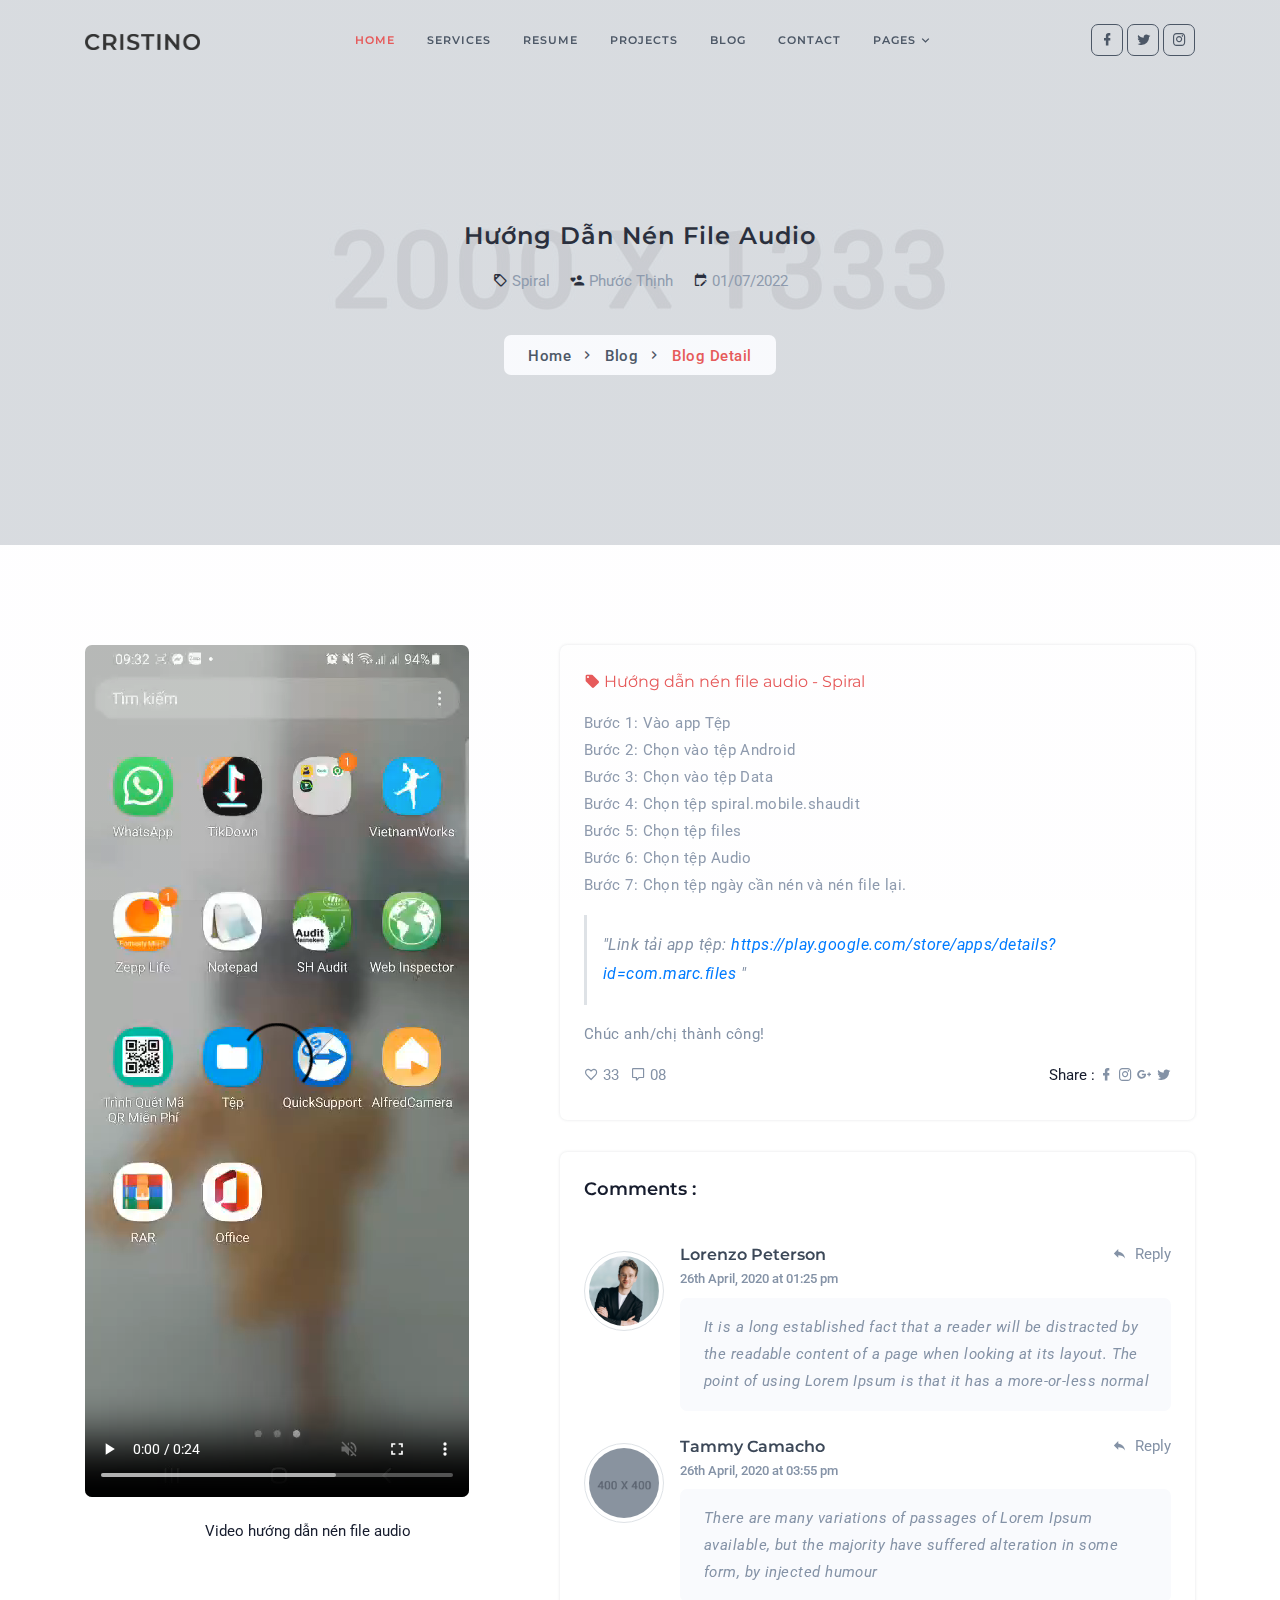
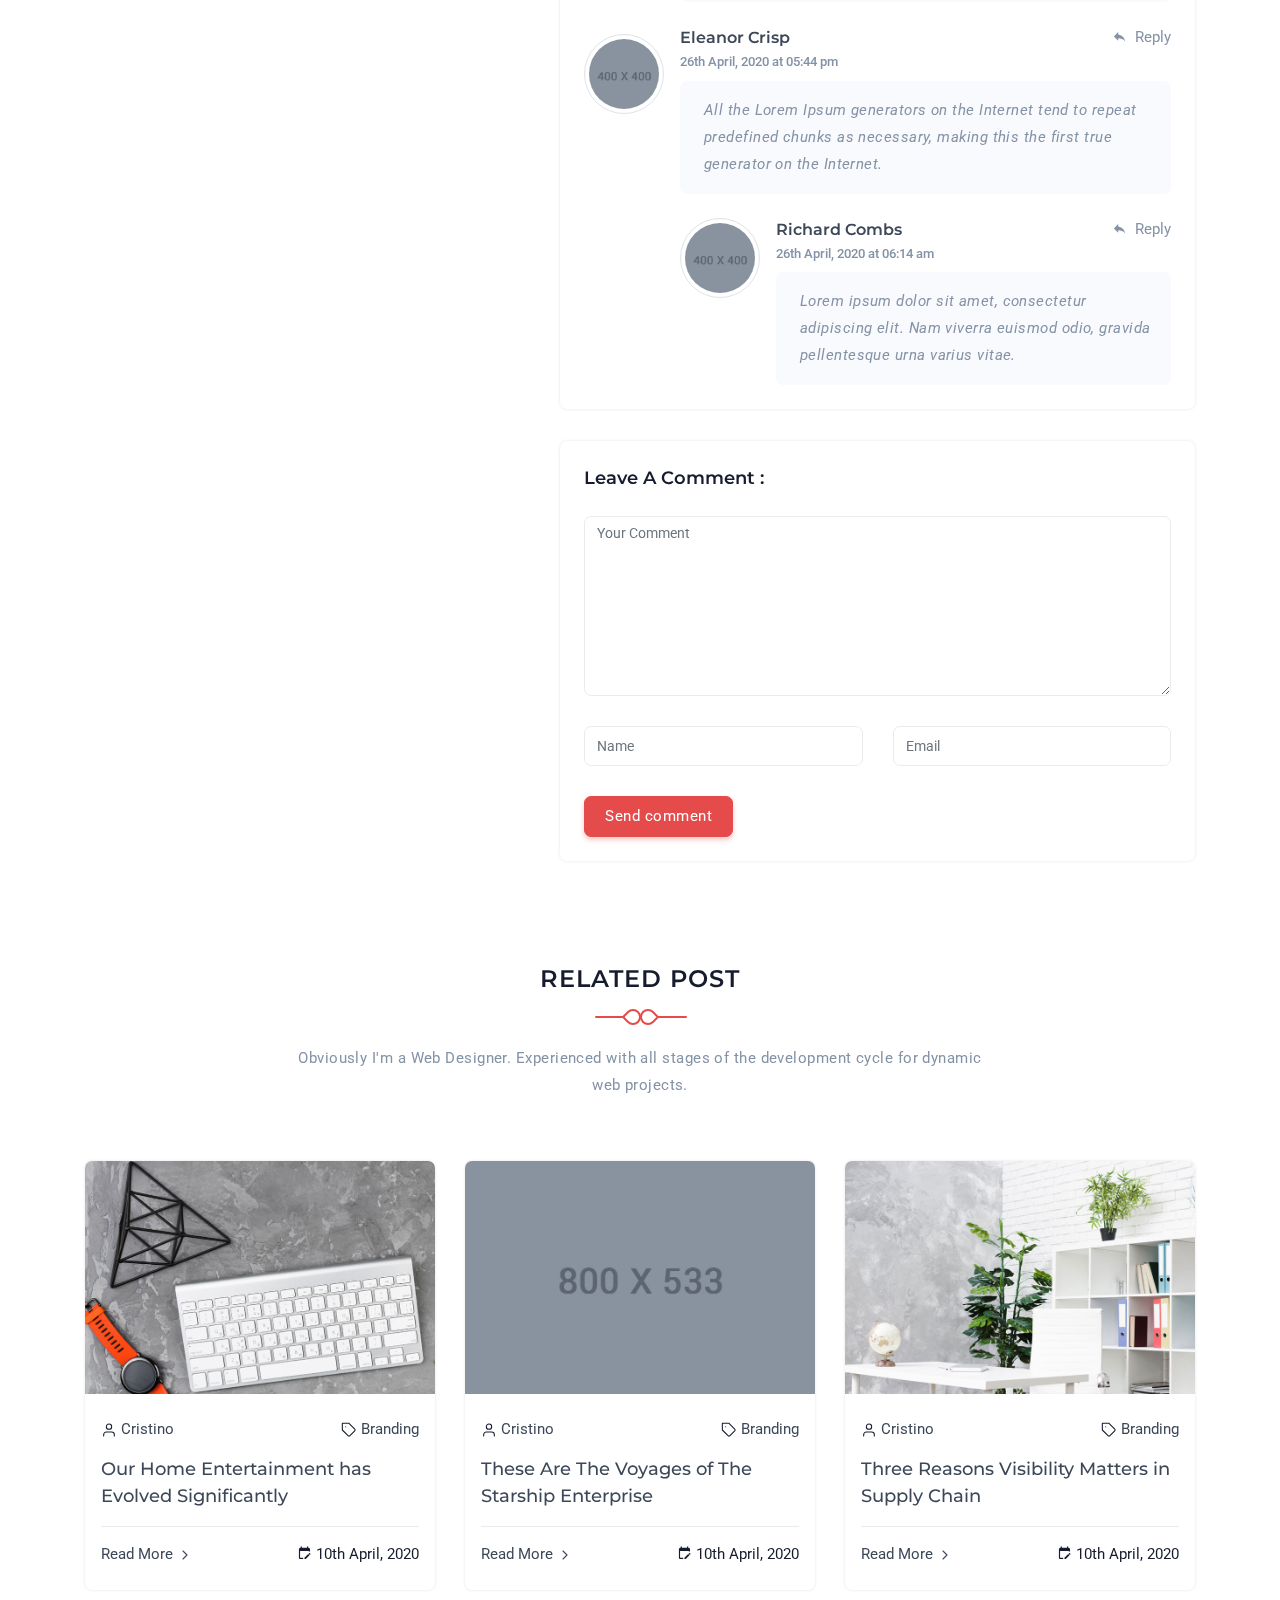
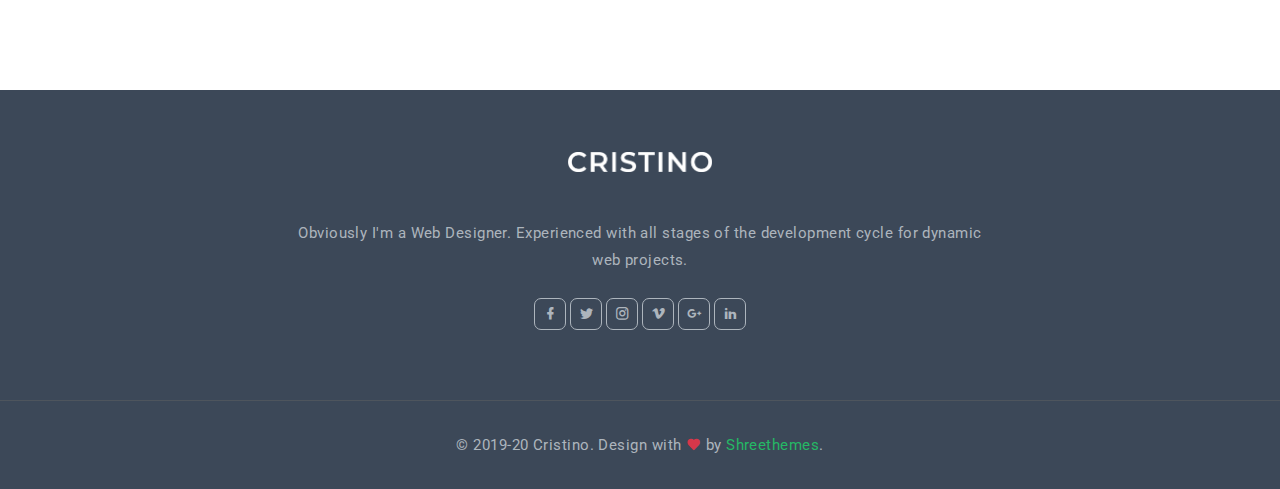
<file: nen-file-audio-eoe.html>
<!DOCTYPE html>
    <html lang="en">

    <head>
        <meta charset="utf-8" />
        <title>Nguyễn Phước Thịnh</title>
        <meta name="viewport" content="width=device-width, initial-scale=1.0">
        <meta name="description" content="Premium Bootstrap 4 Landing Page Template" />
        <meta name="keywords" content="bootstrap 4, premium, marketing, multipurpose" />
        <meta content="Shreethemes" name="author" />
        <!-- favicon -->
        <link rel="shortcut icon" href="images/favicon.ico">
        <!-- Bootstrap -->
        <link href="css/bootstrap.min.css" rel="stylesheet" type="text/css" />
        <!-- Magnific -->
        <link href="css/magnific-popup.css" rel="stylesheet" type="text/css" />
        <!-- Icon -->
        <link href="css/materialdesignicons.min.css" rel="stylesheet" type="text/css" />
                  
        <!-- SLICK SLIDER -->
        <link rel="stylesheet" href="css/owl.carousel.min.css"/> 
        <link rel="stylesheet" href="css/owl.theme.css"/> 
        <link rel="stylesheet" href="css/owl.transitions.css"/>    
        <!-- Custom Css -->
        <link href="css/style.css" rel="stylesheet" type="text/css" id="theme-opt" />
        <link href="css/colors/default.css" rel="stylesheet" id="color-opt">

    </head>

    <body>
        <!-- Loader -->
        <div id="preloader">
            <div id="status">
                <div class="logo">
                    <img src="images/logo.png" height="20" class="d-block mx-auto" alt="">
                </div>
                <div class="spinner">
                    <div class="bounce1"></div>
                    <div class="bounce2"></div>
                    <div class="bounce3"></div>
                </div>
            </div>
        </div>
        <!-- Loader -->
        
        <!-- Navbar Start -->
        <nav class="navbar navbar-expand-lg fixed-top navbar-custom navbar-light sticky">
    		<div class="container">
			    <a class="navbar-brand" href="index.html">
                    <img src="images/logo.png" height="16" alt="">
                </a>
			    <button class="navbar-toggler" type="button" data-toggle="collapse" data-target="#navbarCollapse" aria-controls="navbarCollapse" aria-expanded="false" aria-label="Toggle navigation">
			        <span data-feather="menu" class="fea icon-md"></span>
			    </button><!--end button-->

			    <div class="collapse navbar-collapse" id="navbarCollapse">
			        <ul class="navbar-nav navbar-nav-link mx-auto">
			            <li class="nav-item active">
			                <a class="nav-link" href="index.html">Home</a>
                        </li><!--end nav item-->
			            <li class="nav-item">
			                <a class="nav-link" href="index.html#services">Services</a>
			            </li><!--end nav item-->
                        <li class="nav-item">
			                <a class="nav-link" href="index.html#resume">Resume</a>
			            </li><!--end nav item-->
			            <li class="nav-item">
			                <a class="nav-link" href="index.html#projects">Projects</a>
                        </li><!--end nav item-->
			            <li class="nav-item">
			                <a class="nav-link" href="index.html#news">Blog</a>
			            </li><!--end nav item-->
			            <li class="nav-item">
			                <a class="nav-link" href="index.html#contact">Contact</a>
                        </li><!--end nav item-->
                        <li class="nav-item dropdown">
                            <a class="nav-link dropdown-toggle" href="javascript:void(0)" id="navbarDropdown" role="button"
                                data-toggle="dropdown" aria-haspopup="true" aria-expanded="false">Pages
                            </a>
                            <div class="dropdown-menu rounded m-0" aria-labelledby="navbarDropdown">
                                <div class="container mx-0 mx-md-0">
                                    <div class="row">
                                        <div class="col-md-12">
                                            <a class="dropdown-item" href="page-blog.html">Blog</a>
                                            <a class="dropdown-item" href="page-blog-detail.html">Blog Detail</a>
                                            <a class="dropdown-item" href="page-portfolio.html">Portfolio</a>
                                            <a class="dropdown-item" href="page-portfolio-detail.html">Portfolio Detail</a>
                                        </div><!--end col-->
                                    </div><!--end row-->
                                </div><!--end container-->
                            </div>
                        </li><!--end nav item-->
                    </ul>

                    <ul class="list-unstyled mb-0 mt-2 mt-sm-0 social-icon">
                        <li class="list-inline-item"><a href="javascript:void(0)"><i class="mdi mdi-facebook"></i></a></li>
                        <li class="list-inline-item"><a href="javascript:void(0)"><i class="mdi mdi-twitter"></i></a></li>
                        <li class="list-inline-item"><a href="javascript:void(0)"><i class="mdi mdi-instagram"></i></a></li>
                    </ul>
                </div> 
		    </div><!--end container-->
		</nav><!--end navbar-->
        <!-- Navbar End -->

        <!-- Home Start -->
        <section class="bg-half d-table w-100" style="background: url('images/home/bg-pages.jpg')center center;">
            <div class="bg-overlay bg-overlay-white"></div>
            <div class="container">
                <div class="row mt-5 justify-content-center">
                    <div class="col-lg-12 text-center">
                        <div class="page-next-level">
                            <h4 class="title">Hướng Dẫn Nén File Audio </h4>
                            <ul class="list-unstyled mt-3">
                                <li class="list-inline-item mr-3"><i class="mdi mdi-tag-outline mr-1"></i><a href="javascript:void(0)" class="text-muted">Spiral</a></li>
                                <li class="list-inline-item mr-3"><i class="mdi mdi-account-heart mr-1"></i><a href="javascript:void(0)" class="text-muted">Phước Thịnh</a></li>
                                <li class="list-inline-item"><i class="mdi mdi-calendar-edit mr-1"></i><span class="text-muted">01/07/2022</span> </li>
                            </ul>
                            <ul class="page-next bg-light d-inline-block py-2 px-4 mt-3 rounded mb-0">
                                <li><a href="index.html" class="text-dark">Home</a></li>
                                <li><a href="page-blog.html" class="text-dark">Blog</a></li> 
                                <li>
                                    <span class="text-primary"> Blog Detail</span> 
                                </li> 
                            </ul>
                        </div>
                    </div>  <!--end col-->
                </div><!--end row-->
            </div> <!--end container-->
        </section><!--end section-->
        <!-- Home End -->

        <!-- Blog STart -->
        <section class="section">
            <div class="container">
                <div class="row">
                    <div class="col-lg-5 col-md-4">
                        <div class="sticky-sidebar">
                            <video src="video/video2.mp4"
                                type="video/mp4" muted class="vid img-fluid rounded d-block" controls>
                            </video>
                            <br>
                            <div class="work-content text-center">
                                <h8>Video hướng dẫn nén file audio</h8>
                            </div>
                        </div>
                    </div>
                    <!-- BLog Start -->
                    <div class="col-lg-7 col-md-8 mt-4 mt-sm-0 pt-2 pt-sm-0">
                        <div class="blog position-relative overflow-hidden shadow rounded">
                            <div class="content p-4">
                                <h6 class="font-weight-normal"><i class="mdi mdi-tag text-primary mr-1"></i><a href="javscript:void(0)" class="text-primary">Hướng dẫn nén file audio - Spiral</a></h6>
                                <p class="text-muted mt-3">Bước 1: Vào app Tệp <br> Bước 2: Chọn vào tệp Android <br> Bước 3: Chọn vào tệp Data <br>Bước 4: Chọn tệp spiral.mobile.shaudit <br> Bước 5: Chọn tệp files <br>Bước 6: Chọn tệp Audio <br>Bước 7: Chọn tệp ngày cần nén và nén file lại. </p>
                                <blockquote class="blockquote mt-3 p-3">
                                    <p class="text-muted mb-0 font-italic">"Link tải app tệp: <a href="https://play.google.com/store/apps/details?id=com.marc.files">https://play.google.com/store/apps/details?id=com.marc.files</a> "</p>
                                </blockquote>
                                <p class="text-muted">Chúc anh/chị thành công!</p>
                                <div class="post-meta mt-3">
                                    <ul class="list-unstyled mb-0">
                                        <li class="list-inline-item float-right">
                                            <ul class="list-unstyled">
                                                <li class="list-inline-item">Share :</li>
                                                <li class="list-inline-item"><a href="javascript:void(0)" class="text-muted"><i class="mdi mdi-facebook"></i></a></li>
                                                <li class="list-inline-item"><a href="javascript:void(0)" class="text-muted"><i class="mdi mdi-instagram"></i></a></li>
                                                <li class="list-inline-item"><a href="javascript:void(0)" class="text-muted"><i class="mdi mdi-google-plus"></i></a></li>
                                                <li class="list-inline-item"><a href="javascript:void(0)" class="text-muted"><i class="mdi mdi-twitter"></i></a></li>
                                            </ul>
                                        </li>
                                        <li class="list-inline-item mr-2"><a href="javascript:void(0)" class="text-muted like"><i class="mdi mdi-heart-outline mr-1"></i>33</a></li>
                                        <li class="list-inline-item"><a href="javascript:void(0)" class="text-muted comments"><i class="mdi mdi-comment-outline mr-1"></i>08</a></li>
                                    </ul>
                                </div>
                            </div>
                        </div>

                        <div class="mt-4 pt-2 comment-area ">
                            <div class="p-4 shadow rounded">
                                <h5 class="page-title pb-3">Comments :</h5>
                                <ul class="media-list list-unstyled mb-0">
                                    <li class="media mt-4">
                                        <a class="float-left pr-3 mt-2" href="#">
                                            <img class="img-fluid d-block mx-auto img-thumbnail rounded-circle" src="images/client/01.jpg" alt="img">
                                        </a>

                                        <div class="media-body">
                                            <a href="#" class="float-right text-muted"><i class="mdi mdi-reply"></i>&nbsp; Reply</a>
                                            <h6 class="media-heading mb-0"><a href="javascript:void(0)" class="text-dark">Lorenzo Peterson</a></h6>
                                            <small class="text-muted">26th April, 2020 at 01:25 pm</small>
                                            <p class="mt-2 bg-light font-italic media-para text-muted rounded pt-3 pb-3 pl-4 pr-3 mb-0">It is a long established fact that a reader will be distracted by the readable content of a page when looking at its layout. The point of using Lorem Ipsum is that it has a more-or-less normal</p>
                                        </div>
                                    </li>

                                    <li class="media mt-4">
                                        <a class="float-left pr-3 mt-2" href="#">
                                            <img class="img-fluid d-block mx-auto img-thumbnail rounded-circle" src="images/client/02.jpg" alt="img">
                                        </a>

                                        <div class="media-body">
                                            <a href="#" class="float-right text-muted"><i class="mdi mdi-reply"></i>&nbsp; Reply</a>
                                            <h6 class="media-heading mb-0"><a href="javascript:void(0)" class="text-dark">Tammy Camacho</a></h6>
                                            <small class="text-muted">26th April, 2020 at 03:55 pm</small>
                                            <p class="mt-2 bg-light font-italic media-para text-muted rounded pt-3 pb-3 pl-4 pr-3 mb-0">There are many variations of passages of Lorem Ipsum available, but the majority have suffered alteration in some form, by injected humour</p>
                                        </div>
                                    </li>

                                    <li class="media mt-4">
                                        <a class="float-left pr-3 mt-2" href="#">
                                            <img class="img-fluid d-block mx-auto img-thumbnail rounded-circle" src="images/client/03.jpg" alt="img">
                                        </a>

                                        <div class="media-body">
                                            <a href="#" class="float-right text-muted"><i class="mdi mdi-reply"></i>&nbsp; Reply</a>
                                            <h6 class="media-heading mb-0"><a href="javascript:void(0)" class="text-dark">Eleanor Crisp</a></h6>
                                            <small class="text-muted">26th April, 2020 at 05:44 pm</small>
                                            <p class="mt-2 bg-light font-italic media-para text-muted rounded pt-3 pb-3 pl-4 pr-3 mb-0">All the Lorem Ipsum generators on the Internet tend to repeat predefined chunks as necessary, making this the first true generator on the Internet.</p>
                                            
                                            <div class="media sub_media mt-4">
                                                <a class="float-left pr-3" href="#">
                                                    <img class="img-fluid d-block mx-auto img-thumbnail rounded-circle" src="images/client/04.jpg" alt="img">
                                                </a>
                                                <div class="media-body">
                                                    <a href="#" class="float-right text-muted"><i class="mdi mdi-reply"></i>&nbsp; Reply</a>
                                                    <h6 class="media-heading mb-0"><a href="javascript:void(0)" class="text-dark">Richard Combs</a></h6>
                                                    <small class="text-muted">26th April, 2020 at 06:14 am</small>
                                                    <p class="mt-2 bg-light font-italic media-para text-muted rounded pt-3 pb-3 pl-4 pr-3 mb-0">Lorem ipsum dolor sit amet, consectetur adipiscing elit. Nam viverra euismod odio, gravida pellentesque urna varius vitae.</p>
                                                </div>
                                            </div>
                                        </div>
                                    </li>
                                </ul>
                            </div>
                        </div>

                        <div class="mt-4 pt-2">
                            <div class="p-4 shadow rounded">
                                <h5 class="page-title pb-3">Leave A Comment :</h5>
                                <form>
                                    <div class="row">
                                        <div class="col-md-12">
                                            <div class="form-group">
                                                <textarea id="message" placeholder="Your Comment" rows="5" name="message" class="form-control border rounded" required=""></textarea>
                                            </div>
                                        </div><!--end col-->

                                        <div class="col-md-6">
                                            <div class="form-group">
                                                <input id="name" name="name" type="text" placeholder="Name" class="form-control border rounded" required="">
                                            </div>
                                        </div><!--end col-->

                                        <div class="col-md-6">
                                            <div class="form-group">
                                                <input id="email" type="email" placeholder="Email" name="email" class="form-control border rounded" required="">
                                            </div>
                                        </div><!--end col-->

                                        <div class="col-md-12">
                                            <div class="send">
                                            <button type="submit" class="btn btn-primary rounded">Send comment</button>
                                            </div>
                                        </div><!--end col-->
                                    </div><!--end row-->
                                </form><!--end form-->
                            </div>
                        </div>
                    </div>
                    <!-- BLog End -->
                </div><!--end row-->
            </div><!--end container-->

            <div class="container mt-100 mt-60">
                <div class="row justify-content-center">
                    <div class="col-12 text-center">
                        <div class="section-title">
                            <div class="titles">
                                <h4 class="title title-line text-uppercase mb-4 pb-4">Related Post</h4>
                                <span></span>
                            </div>
                            <p class="text-muted mx-auto para-desc mb-0">Obviously I'm a Web Designer. Experienced with all stages of the development cycle for dynamic web projects.</p>
                        </div>
                    </div><!--end col-->
                </div><!--end row-->

                <div class="row">
                    <div class="col-lg-4 col-md-6 col-12 mt-4 pt-2">
                        <div class="blog-post rounded shadow">
                            <img src="images/blog/01.jpg" class="img-fluid rounded-top" alt="">
                            <div class="content pt-4 pb-4 p-3">
                                <ul class="list-unstyled d-flex justify-content-between post-meta">
                                            <li><i data-feather="user" class="fea icon-sm mr-1"></i><a href="javascript:void(0)" class="text-dark">Cristino</a></li> 
                                            <li><i data-feather="tag" class="fea icon-sm mr-1"></i><a href="javascript:void(0)" class="text-dark">Branding</a></li>                                    
                                        </ul>  
                                <h5 class="mb-3"><a href="page-blog-detail.html" class="title text-dark">Our Home Entertainment has Evolved Significantly</a></h5> 
                                <ul class="list-unstyled mb-0 pt-3 border-top d-flex justify-content-between">
                                    <li><a href="javascript:void(0)" class="text-dark">Read More <i data-feather="chevron-right" class="fea icon-sm"></i></a></li>
                                    <li><i class="mdi mdi-calendar-edit mr-1"></i>10th April, 2020</li>
                                </ul>
                            </div><!--end content-->
                        </div><!--end blog post-->
                    </div><!--end col-->

                    <div class="col-lg-4 col-md-6 col-12 mt-4 pt-2">
                        <div class="blog-post rounded shadow">
                            <img src="images/blog/02.jpg" class="img-fluid rounded-top" alt="">
                            <div class="content pt-4 pb-4 p-3">
                                <ul class="list-unstyled d-flex justify-content-between post-meta">
                                            <li><i data-feather="user" class="fea icon-sm mr-1"></i><a href="javascript:void(0)" class="text-dark">Cristino</a></li> 
                                            <li><i data-feather="tag" class="fea icon-sm mr-1"></i><a href="javascript:void(0)" class="text-dark">Branding</a></li>                                    
                                        </ul> 
                                <h5 class="mb-3"><a href="page-blog-detail.html" class="title text-dark">These Are The Voyages of The Starship Enterprise</a></h5>
                                <ul class="list-unstyled mb-0 pt-3 border-top d-flex justify-content-between">
                                    <li><a href="javascript:void(0)" class="text-dark">Read More <i data-feather="chevron-right" class="fea icon-sm"></i></a></li>
                                    <li><i class="mdi mdi-calendar-edit mr-1"></i>10th April, 2020</li>
                                </ul>
                            </div><!--end content-->
                        </div><!--end blog post-->
                    </div><!--end col-->

                    <div class="col-lg-4 col-md-6 col-12 mt-4 pt-2">
                        <div class="blog-post rounded shadow">
                            <img src="images/blog/03.jpg" class="img-fluid rounded-top" alt="">
                            <div class="content pt-4 pb-4 p-3">
                                <ul class="list-unstyled d-flex justify-content-between post-meta">
                                            <li><i data-feather="user" class="fea icon-sm mr-1"></i><a href="javascript:void(0)" class="text-dark">Cristino</a></li> 
                                            <li><i data-feather="tag" class="fea icon-sm mr-1"></i><a href="javascript:void(0)" class="text-dark">Branding</a></li>                                    
                                        </ul> 
                                <h5 class="mb-3"><a href="page-blog-detail.html" class="title text-dark">Three Reasons Visibility Matters in Supply Chain</a></h5>
                                <ul class="list-unstyled mb-0 pt-3 border-top d-flex justify-content-between">
                                    <li><a href="javascript:void(0)" class="text-dark">Read More <i data-feather="chevron-right" class="fea icon-sm"></i></a></li>
                                    <li><i class="mdi mdi-calendar-edit mr-1"></i>10th April, 2020</li>
                                </ul>
                            </div><!--end content-->
                        </div><!--end blog post-->
                    </div><!--end col-->
                </div><!--end row-->
            </div><!--end container-->
        </section>
        <!-- Blog -->

        <!-- Footer Start -->
        <footer class="footer bg-dark">
            <div class="container">
                <div class="row justify-content-center">
                    <div class="col-12 text-center">
                        <a href="#"><img src="images/logo-light.png" height="20" alt=""></a>
                        <p class="para-desc mx-auto mt-5">Obviously I'm a Web Designer. Experienced with all stages of the development cycle for dynamic web projects.</p>
                        <ul class="list-unstyled mb-0 mt-4 social-icon">
                            <li class="list-inline-item"><a href="javascript:void(0)"><i class="mdi mdi-facebook"></i></a></li>
                            <li class="list-inline-item"><a href="javascript:void(0)"><i class="mdi mdi-twitter"></i></a></li>
                            <li class="list-inline-item"><a href="javascript:void(0)"><i class="mdi mdi-instagram"></i></a></li>
                            <li class="list-inline-item"><a href="javascript:void(0)"><i class="mdi mdi-vimeo"></i></a></li>
                            <li class="list-inline-item"><a href="javascript:void(0)"><i class="mdi mdi-google-plus"></i></a></li>
                            <li class="list-inline-item"><a href="javascript:void(0)"><i class="mdi mdi-linkedin"></i></a></li>
                        </ul>
                    </div><!--end col-->
                </div><!--end row-->
            </div><!--end container-->
        </footer><!--end footer-->
        <footer class="footer footer-bar bg-dark">
            <div class="container text-foot text-center">
                <p class="mb-0">© 2019-20 Cristino. Design with <i class="mdi mdi-heart text-danger"></i> by <a href="http://www.shreethemes.in" target="_blank" class="text-success">Shreethemes</a>.</p>
            </div><!--end container-->
        </footer><!--end footer-->
        <!-- Footer End -->
        
        <!-- Back to top -->
        <a href="#" class="back-to-top rounded text-center" id="back-to-top"> 
            <i class="mdi mdi-chevron-up d-block"> </i> 
        </a>
        <!-- Back to top -->

        <!-- javascript -->
        <script src="js/jquery.min.js"></script>
        <script src="js/bootstrap.bundle.min.js"></script>
        <script src="js/jquery.easing.min.js"></script>
        <script src="js/scrollspy.min.js"></script>
        <!-- SLIDER -->
        <script src="js/owl.carousel.min.js "></script>
        <!-- Magnific Popup -->
        <script src="js/jquery.magnific-popup.min.js"></script>
        <script src="js/isotope.js"></script>
        <script src="js/portfolio-filter.js"></script> 
        <script src="js/magnific.init.js"></script> 
        <!-- Feather icon -->
        <script src="js/feather.min.js"></script>
        <!-- Main Js -->
        <script src="js/app.js"></script>
        <!--auto play video-->
        <script>
            // Listening to the video element
            let clip = document.querySelector(".vid")
      
            /* Adding the event listeners on the video to play/pause the video. */
            clip.addEventListener("mouseover", function (e) {
               clip.play();
            })
      
            /* Applying the mouse out event to pause the video */
            clip.addEventListener("mouseout", function (e) {
               clip.pause();
            })
        </script>
    </body>

</html>
</file>
<file: css/style.css>
/* Template Name: Cristino - Responsive Personal Template
   Author: Shreethemes
   Email: shreethemes@gmail.com
   Website: http://www.shreethemes.in
   Version: 1.6.0
   Created: May 2020
   File Description: Main Css file of the template
*/
/***********************/
/*       INDEX         */
/*======================
 *    01.  Variables   *
 *    02.  Components  *
 *    03.  General     *
 *    04.  Helper      *
 *    05.  Menu        *
 *    06.  Home        *
 *    07.  About       *
 *    08.  Service     *
 *    09.  Counter     *
 *    10.  Resume      *
 *    11.  C.T.A       *
 *    12.  Portfolio   *
 *    13.  Testi       *
 *    14.  Blog        *
 *    15.  Contact     *
 *    16.  Footer      *
 ======================*/
@import url("https://fonts.googleapis.com/css?family=Montserrat:400,500,600,700|Roboto&display=swap");
h1 {
  font-size: 42px !important;
}

h2 {
  font-size: 36px !important;
}

h3 {
  font-size: 30px !important;
}

h4 {
  font-size: 24px !important;
}

h5 {
  font-size: 18px !important;
}

h6 {
  font-size: 16px !important;
}

.display-1 {
  font-size: 80px !important;
}

.display-2 {
  font-size: 72px !important;
}

.display-3 {
  font-size: 64px !important;
}

.display-4 {
  font-size: 56px !important;
}

.bg-primary {
  background-color: #e54b4b !important;
}

.text-primary {
  color: #e54b4b !important;
}

a.text-primary:hover, a.text-primary:focus {
  color: #dd2020 !important;
}

.bg-secondary {
  background-color: #5a6d90 !important;
}

.text-secondary {
  color: #5a6d90 !important;
}

a.text-secondary:hover, a.text-secondary:focus {
  color: #465571 !important;
}

.bg-success {
  background-color: #25b865 !important;
}

.text-success {
  color: #25b865 !important;
}

a.text-success:hover, a.text-success:focus {
  color: #1c8e4e !important;
}

.bg-warning {
  background-color: #f9a836 !important;
}

.text-warning {
  color: #f9a836 !important;
}

a.text-warning:hover, a.text-warning:focus {
  color: #f59207 !important;
}

.bg-info {
  background-color: #44bed0 !important;
}

.text-info {
  color: #44bed0 !important;
}

a.text-info:hover, a.text-info:focus {
  color: #2da3b4 !important;
}

.bg-danger {
  background-color: #d6374a !important;
}

.text-danger {
  color: #d6374a !important;
}

a.text-danger:hover, a.text-danger:focus {
  color: #b52536 !important;
}

.bg-dark {
  background-color: #3c4858 !important;
}

.text-dark {
  color: #3c4858 !important;
}

a.text-dark:hover, a.text-dark:focus {
  color: #272f3a !important;
}

.bg-muted {
  background-color: #8492a6 !important;
}

.text-muted {
  color: #8492a6 !important;
}

a.text-muted:hover, a.text-muted:focus {
  color: #68788f !important;
}

.bg-light {
  background-color: #f9fafd !important;
}

.text-light {
  color: #f9fafd !important;
}

a.text-light:hover, a.text-light:focus {
  color: #d3daf0 !important;
}

.bg-blue {
  background-color: #2d84fb !important;
}

.text-blue {
  color: #2d84fb !important;
}

a.text-blue:hover, a.text-blue:focus {
  color: #0568f0 !important;
}

.bg-footer {
  background-color: #465467 !important;
}

.text-footer {
  color: #465467 !important;
}

a.text-footer:hover, a.text-footer:focus {
  color: #323c49 !important;
}

.bg-purple {
  background-color: #662e9b !important;
}

.text-purple {
  color: #662e9b !important;
}

a.text-purple:hover, a.text-purple:focus {
  color: #4c2274 !important;
}

.bg-light-green {
  background-color: #67c56e !important;
}

.text-light-green {
  color: #67c56e !important;
}

a.text-light-green:hover, a.text-light-green:focus {
  color: #45b44d !important;
}

.bg-yellow {
  background-color: #f89d36 !important;
}

.text-yellow {
  color: #f89d36 !important;
}

a.text-yellow:hover, a.text-yellow:focus {
  color: #f38508 !important;
}

.bg-light-yellow {
  background-color: #eaba6b !important;
}

.text-light-yellow {
  color: #eaba6b !important;
}

a.text-light-yellow:hover, a.text-light-yellow:focus {
  color: #e4a53e !important;
}

.list-inline-item:not(:last-child) {
  margin-right: 0px;
  margin-bottom: 10px;
}

.rounded {
  border-radius: 7px !important;
}

.rounded-top {
  border-top-left-radius: 7px !important;
  border-top-right-radius: 7px !important;
}

.rounded-left {
  border-top-left-radius: 7px !important;
  border-bottom-left-radius: 7px !important;
}

.rounded-bottom {
  border-bottom-left-radius: 7px !important;
  border-bottom-right-radius: 7px !important;
}

.rounded-right {
  border-top-right-radius: 7px !important;
  border-bottom-right-radius: 7px !important;
}

.rounded-pill {
  border-radius: 30px !important;
}

.border {
  border: 1px solid #e9ecef !important;
}

.border-top {
  border-top: 1px solid #e9ecef !important;
}

.border-bottom {
  border-bottom: 1px solid #e9ecef !important;
}

.border-left {
  border-left: 1px solid #e9ecef !important;
}

.border-right {
  border-right: 1px solid #e9ecef !important;
}

.modal-open {
  padding-right: 0 !important;
}

.small, small {
  font-size: 85%;
  font-weight: 500;
}

.shadow {
  -webkit-box-shadow: 0 0 3px rgba(60, 72, 88, 0.15) !important;
          box-shadow: 0 0 3px rgba(60, 72, 88, 0.15) !important;
}

@media (max-width: 768px) {
  .display-1 {
    font-size: 56px !important;
  }
  .display-2 {
    font-size: 50px !important;
  }
  .display-3 {
    font-size: 42px !important;
  }
  .display-4 {
    font-size: 36px !important;
  }
}

.btn-primary {
  background-color: #e54b4b !important;
  border: 1px solid #e54b4b !important;
  color: #ffffff !important;
  -webkit-box-shadow: 0 3px 5px 0 rgba(229, 75, 75, 0.3);
          box-shadow: 0 3px 5px 0 rgba(229, 75, 75, 0.3);
}

.btn-primary:hover, .btn-primary:focus, .btn-primary:active, .btn-primary.active, .btn-primary.focus {
  background-color: #dd2020 !important;
  border-color: #dd2020 !important;
  color: #ffffff !important;
}

.btn-outline-primary {
  border: 1px solid #e54b4b;
  color: #e54b4b;
  background-color: transparent;
}

.btn-outline-primary:hover, .btn-outline-primary:focus, .btn-outline-primary:active, .btn-outline-primary.active, .btn-outline-primary.focus, .btn-outline-primary:not(:disabled):not(.disabled):active {
  background-color: #e54b4b;
  border-color: #e54b4b;
  color: #ffffff !important;
  -webkit-box-shadow: 0 3px 5px 0 rgba(229, 75, 75, 0.3);
          box-shadow: 0 3px 5px 0 rgba(229, 75, 75, 0.3);
}

.btn-secondary {
  background-color: #5a6d90 !important;
  border: 1px solid #5a6d90 !important;
  color: #ffffff !important;
  -webkit-box-shadow: 0 3px 5px 0 rgba(90, 109, 144, 0.3);
          box-shadow: 0 3px 5px 0 rgba(90, 109, 144, 0.3);
}

.btn-secondary:hover, .btn-secondary:focus, .btn-secondary:active, .btn-secondary.active, .btn-secondary.focus {
  background-color: #465571 !important;
  border-color: #465571 !important;
  color: #ffffff !important;
}

.btn-outline-secondary {
  border: 1px solid #5a6d90;
  color: #5a6d90;
  background-color: transparent;
}

.btn-outline-secondary:hover, .btn-outline-secondary:focus, .btn-outline-secondary:active, .btn-outline-secondary.active, .btn-outline-secondary.focus, .btn-outline-secondary:not(:disabled):not(.disabled):active {
  background-color: #5a6d90;
  border-color: #5a6d90;
  color: #ffffff !important;
  -webkit-box-shadow: 0 3px 5px 0 rgba(90, 109, 144, 0.3);
          box-shadow: 0 3px 5px 0 rgba(90, 109, 144, 0.3);
}

.btn-success {
  background-color: #25b865 !important;
  border: 1px solid #25b865 !important;
  color: #ffffff !important;
  -webkit-box-shadow: 0 3px 5px 0 rgba(37, 184, 101, 0.3);
          box-shadow: 0 3px 5px 0 rgba(37, 184, 101, 0.3);
}

.btn-success:hover, .btn-success:focus, .btn-success:active, .btn-success.active, .btn-success.focus {
  background-color: #1c8e4e !important;
  border-color: #1c8e4e !important;
  color: #ffffff !important;
}

.btn-outline-success {
  border: 1px solid #25b865;
  color: #25b865;
  background-color: transparent;
}

.btn-outline-success:hover, .btn-outline-success:focus, .btn-outline-success:active, .btn-outline-success.active, .btn-outline-success.focus, .btn-outline-success:not(:disabled):not(.disabled):active {
  background-color: #25b865;
  border-color: #25b865;
  color: #ffffff !important;
  -webkit-box-shadow: 0 3px 5px 0 rgba(37, 184, 101, 0.3);
          box-shadow: 0 3px 5px 0 rgba(37, 184, 101, 0.3);
}

.btn-warning {
  background-color: #f9a836 !important;
  border: 1px solid #f9a836 !important;
  color: #ffffff !important;
  -webkit-box-shadow: 0 3px 5px 0 rgba(249, 168, 54, 0.3);
          box-shadow: 0 3px 5px 0 rgba(249, 168, 54, 0.3);
}

.btn-warning:hover, .btn-warning:focus, .btn-warning:active, .btn-warning.active, .btn-warning.focus {
  background-color: #f59207 !important;
  border-color: #f59207 !important;
  color: #ffffff !important;
}

.btn-outline-warning {
  border: 1px solid #f9a836;
  color: #f9a836;
  background-color: transparent;
}

.btn-outline-warning:hover, .btn-outline-warning:focus, .btn-outline-warning:active, .btn-outline-warning.active, .btn-outline-warning.focus, .btn-outline-warning:not(:disabled):not(.disabled):active {
  background-color: #f9a836;
  border-color: #f9a836;
  color: #ffffff !important;
  -webkit-box-shadow: 0 3px 5px 0 rgba(249, 168, 54, 0.3);
          box-shadow: 0 3px 5px 0 rgba(249, 168, 54, 0.3);
}

.btn-info {
  background-color: #44bed0 !important;
  border: 1px solid #44bed0 !important;
  color: #ffffff !important;
  -webkit-box-shadow: 0 3px 5px 0 rgba(68, 190, 208, 0.3);
          box-shadow: 0 3px 5px 0 rgba(68, 190, 208, 0.3);
}

.btn-info:hover, .btn-info:focus, .btn-info:active, .btn-info.active, .btn-info.focus {
  background-color: #2da3b4 !important;
  border-color: #2da3b4 !important;
  color: #ffffff !important;
}

.btn-outline-info {
  border: 1px solid #44bed0;
  color: #44bed0;
  background-color: transparent;
}

.btn-outline-info:hover, .btn-outline-info:focus, .btn-outline-info:active, .btn-outline-info.active, .btn-outline-info.focus, .btn-outline-info:not(:disabled):not(.disabled):active {
  background-color: #44bed0;
  border-color: #44bed0;
  color: #ffffff !important;
  -webkit-box-shadow: 0 3px 5px 0 rgba(68, 190, 208, 0.3);
          box-shadow: 0 3px 5px 0 rgba(68, 190, 208, 0.3);
}

.btn-danger {
  background-color: #d6374a !important;
  border: 1px solid #d6374a !important;
  color: #ffffff !important;
  -webkit-box-shadow: 0 3px 5px 0 rgba(214, 55, 74, 0.3);
          box-shadow: 0 3px 5px 0 rgba(214, 55, 74, 0.3);
}

.btn-danger:hover, .btn-danger:focus, .btn-danger:active, .btn-danger.active, .btn-danger.focus {
  background-color: #b52536 !important;
  border-color: #b52536 !important;
  color: #ffffff !important;
}

.btn-outline-danger {
  border: 1px solid #d6374a;
  color: #d6374a;
  background-color: transparent;
}

.btn-outline-danger:hover, .btn-outline-danger:focus, .btn-outline-danger:active, .btn-outline-danger.active, .btn-outline-danger.focus, .btn-outline-danger:not(:disabled):not(.disabled):active {
  background-color: #d6374a;
  border-color: #d6374a;
  color: #ffffff !important;
  -webkit-box-shadow: 0 3px 5px 0 rgba(214, 55, 74, 0.3);
          box-shadow: 0 3px 5px 0 rgba(214, 55, 74, 0.3);
}

.btn-dark {
  background-color: #3c4858 !important;
  border: 1px solid #3c4858 !important;
  color: #ffffff !important;
  -webkit-box-shadow: 0 3px 5px 0 rgba(60, 72, 88, 0.3);
          box-shadow: 0 3px 5px 0 rgba(60, 72, 88, 0.3);
}

.btn-dark:hover, .btn-dark:focus, .btn-dark:active, .btn-dark.active, .btn-dark.focus {
  background-color: #272f3a !important;
  border-color: #272f3a !important;
  color: #ffffff !important;
}

.btn-outline-dark {
  border: 1px solid #3c4858;
  color: #3c4858;
  background-color: transparent;
}

.btn-outline-dark:hover, .btn-outline-dark:focus, .btn-outline-dark:active, .btn-outline-dark.active, .btn-outline-dark.focus, .btn-outline-dark:not(:disabled):not(.disabled):active {
  background-color: #3c4858;
  border-color: #3c4858;
  color: #ffffff !important;
  -webkit-box-shadow: 0 3px 5px 0 rgba(60, 72, 88, 0.3);
          box-shadow: 0 3px 5px 0 rgba(60, 72, 88, 0.3);
}

.btn-muted {
  background-color: #8492a6 !important;
  border: 1px solid #8492a6 !important;
  color: #ffffff !important;
  -webkit-box-shadow: 0 3px 5px 0 rgba(132, 146, 166, 0.3);
          box-shadow: 0 3px 5px 0 rgba(132, 146, 166, 0.3);
}

.btn-muted:hover, .btn-muted:focus, .btn-muted:active, .btn-muted.active, .btn-muted.focus {
  background-color: #68788f !important;
  border-color: #68788f !important;
  color: #ffffff !important;
}

.btn-outline-muted {
  border: 1px solid #8492a6;
  color: #8492a6;
  background-color: transparent;
}

.btn-outline-muted:hover, .btn-outline-muted:focus, .btn-outline-muted:active, .btn-outline-muted.active, .btn-outline-muted.focus, .btn-outline-muted:not(:disabled):not(.disabled):active {
  background-color: #8492a6;
  border-color: #8492a6;
  color: #ffffff !important;
  -webkit-box-shadow: 0 3px 5px 0 rgba(132, 146, 166, 0.3);
          box-shadow: 0 3px 5px 0 rgba(132, 146, 166, 0.3);
}

.btn-light {
  background-color: #f9fafd !important;
  border: 1px solid #f9fafd !important;
  color: #ffffff !important;
  -webkit-box-shadow: 0 3px 5px 0 rgba(249, 250, 253, 0.3);
          box-shadow: 0 3px 5px 0 rgba(249, 250, 253, 0.3);
}

.btn-light:hover, .btn-light:focus, .btn-light:active, .btn-light.active, .btn-light.focus {
  background-color: #d3daf0 !important;
  border-color: #d3daf0 !important;
  color: #ffffff !important;
}

.btn-outline-light {
  border: 1px solid #f9fafd;
  color: #f9fafd;
  background-color: transparent;
}

.btn-outline-light:hover, .btn-outline-light:focus, .btn-outline-light:active, .btn-outline-light.active, .btn-outline-light.focus, .btn-outline-light:not(:disabled):not(.disabled):active {
  background-color: #f9fafd;
  border-color: #f9fafd;
  color: #ffffff !important;
  -webkit-box-shadow: 0 3px 5px 0 rgba(249, 250, 253, 0.3);
          box-shadow: 0 3px 5px 0 rgba(249, 250, 253, 0.3);
}

.btn-blue {
  background-color: #2d84fb !important;
  border: 1px solid #2d84fb !important;
  color: #ffffff !important;
  -webkit-box-shadow: 0 3px 5px 0 rgba(45, 132, 251, 0.3);
          box-shadow: 0 3px 5px 0 rgba(45, 132, 251, 0.3);
}

.btn-blue:hover, .btn-blue:focus, .btn-blue:active, .btn-blue.active, .btn-blue.focus {
  background-color: #0568f0 !important;
  border-color: #0568f0 !important;
  color: #ffffff !important;
}

.btn-outline-blue {
  border: 1px solid #2d84fb;
  color: #2d84fb;
  background-color: transparent;
}

.btn-outline-blue:hover, .btn-outline-blue:focus, .btn-outline-blue:active, .btn-outline-blue.active, .btn-outline-blue.focus, .btn-outline-blue:not(:disabled):not(.disabled):active {
  background-color: #2d84fb;
  border-color: #2d84fb;
  color: #ffffff !important;
  -webkit-box-shadow: 0 3px 5px 0 rgba(45, 132, 251, 0.3);
          box-shadow: 0 3px 5px 0 rgba(45, 132, 251, 0.3);
}

.btn-footer {
  background-color: #465467 !important;
  border: 1px solid #465467 !important;
  color: #ffffff !important;
  -webkit-box-shadow: 0 3px 5px 0 rgba(70, 84, 103, 0.3);
          box-shadow: 0 3px 5px 0 rgba(70, 84, 103, 0.3);
}

.btn-footer:hover, .btn-footer:focus, .btn-footer:active, .btn-footer.active, .btn-footer.focus {
  background-color: #323c49 !important;
  border-color: #323c49 !important;
  color: #ffffff !important;
}

.btn-outline-footer {
  border: 1px solid #465467;
  color: #465467;
  background-color: transparent;
}

.btn-outline-footer:hover, .btn-outline-footer:focus, .btn-outline-footer:active, .btn-outline-footer.active, .btn-outline-footer.focus, .btn-outline-footer:not(:disabled):not(.disabled):active {
  background-color: #465467;
  border-color: #465467;
  color: #ffffff !important;
  -webkit-box-shadow: 0 3px 5px 0 rgba(70, 84, 103, 0.3);
          box-shadow: 0 3px 5px 0 rgba(70, 84, 103, 0.3);
}

.btn-purple {
  background-color: #662e9b !important;
  border: 1px solid #662e9b !important;
  color: #ffffff !important;
  -webkit-box-shadow: 0 3px 5px 0 rgba(102, 46, 155, 0.3);
          box-shadow: 0 3px 5px 0 rgba(102, 46, 155, 0.3);
}

.btn-purple:hover, .btn-purple:focus, .btn-purple:active, .btn-purple.active, .btn-purple.focus {
  background-color: #4c2274 !important;
  border-color: #4c2274 !important;
  color: #ffffff !important;
}

.btn-outline-purple {
  border: 1px solid #662e9b;
  color: #662e9b;
  background-color: transparent;
}

.btn-outline-purple:hover, .btn-outline-purple:focus, .btn-outline-purple:active, .btn-outline-purple.active, .btn-outline-purple.focus, .btn-outline-purple:not(:disabled):not(.disabled):active {
  background-color: #662e9b;
  border-color: #662e9b;
  color: #ffffff !important;
  -webkit-box-shadow: 0 3px 5px 0 rgba(102, 46, 155, 0.3);
          box-shadow: 0 3px 5px 0 rgba(102, 46, 155, 0.3);
}

.btn-light-green {
  background-color: #67c56e !important;
  border: 1px solid #67c56e !important;
  color: #ffffff !important;
  -webkit-box-shadow: 0 3px 5px 0 rgba(103, 197, 110, 0.3);
          box-shadow: 0 3px 5px 0 rgba(103, 197, 110, 0.3);
}

.btn-light-green:hover, .btn-light-green:focus, .btn-light-green:active, .btn-light-green.active, .btn-light-green.focus {
  background-color: #45b44d !important;
  border-color: #45b44d !important;
  color: #ffffff !important;
}

.btn-outline-light-green {
  border: 1px solid #67c56e;
  color: #67c56e;
  background-color: transparent;
}

.btn-outline-light-green:hover, .btn-outline-light-green:focus, .btn-outline-light-green:active, .btn-outline-light-green.active, .btn-outline-light-green.focus, .btn-outline-light-green:not(:disabled):not(.disabled):active {
  background-color: #67c56e;
  border-color: #67c56e;
  color: #ffffff !important;
  -webkit-box-shadow: 0 3px 5px 0 rgba(103, 197, 110, 0.3);
          box-shadow: 0 3px 5px 0 rgba(103, 197, 110, 0.3);
}

.btn-yellow {
  background-color: #f89d36 !important;
  border: 1px solid #f89d36 !important;
  color: #ffffff !important;
  -webkit-box-shadow: 0 3px 5px 0 rgba(248, 157, 54, 0.3);
          box-shadow: 0 3px 5px 0 rgba(248, 157, 54, 0.3);
}

.btn-yellow:hover, .btn-yellow:focus, .btn-yellow:active, .btn-yellow.active, .btn-yellow.focus {
  background-color: #f38508 !important;
  border-color: #f38508 !important;
  color: #ffffff !important;
}

.btn-outline-yellow {
  border: 1px solid #f89d36;
  color: #f89d36;
  background-color: transparent;
}

.btn-outline-yellow:hover, .btn-outline-yellow:focus, .btn-outline-yellow:active, .btn-outline-yellow.active, .btn-outline-yellow.focus, .btn-outline-yellow:not(:disabled):not(.disabled):active {
  background-color: #f89d36;
  border-color: #f89d36;
  color: #ffffff !important;
  -webkit-box-shadow: 0 3px 5px 0 rgba(248, 157, 54, 0.3);
          box-shadow: 0 3px 5px 0 rgba(248, 157, 54, 0.3);
}

.btn-light-yellow {
  background-color: #eaba6b !important;
  border: 1px solid #eaba6b !important;
  color: #ffffff !important;
  -webkit-box-shadow: 0 3px 5px 0 rgba(234, 186, 107, 0.3);
          box-shadow: 0 3px 5px 0 rgba(234, 186, 107, 0.3);
}

.btn-light-yellow:hover, .btn-light-yellow:focus, .btn-light-yellow:active, .btn-light-yellow.active, .btn-light-yellow.focus {
  background-color: #e4a53e !important;
  border-color: #e4a53e !important;
  color: #ffffff !important;
}

.btn-outline-light-yellow {
  border: 1px solid #eaba6b;
  color: #eaba6b;
  background-color: transparent;
}

.btn-outline-light-yellow:hover, .btn-outline-light-yellow:focus, .btn-outline-light-yellow:active, .btn-outline-light-yellow.active, .btn-outline-light-yellow.focus, .btn-outline-light-yellow:not(:disabled):not(.disabled):active {
  background-color: #eaba6b;
  border-color: #eaba6b;
  color: #ffffff !important;
  -webkit-box-shadow: 0 3px 5px 0 rgba(234, 186, 107, 0.3);
          box-shadow: 0 3px 5px 0 rgba(234, 186, 107, 0.3);
}

.btn {
  padding: 8px 20px;
  outline: none;
  text-decoration: none;
  font-size: 15px;
  letter-spacing: 0.5px;
  -webkit-transition: all 0.3s;
  transition: all 0.3s;
  border-radius: 7px;
}

.btn:focus {
  -webkit-box-shadow: none !important;
          box-shadow: none !important;
}

.btn.btn-sm {
  padding: 7px 16px;
  font-size: 10px;
}

.btn.btn-lg {
  padding: 14px 30px;
  font-size: 16px;
}

.btn.searchbtn {
  padding: 6px 20px;
}

.btn.btn-pills {
  border-radius: 30px;
}

.btn.btn-light {
  color: #3c4858 !important;
  background: #f9fafd !important;
  border: 1px solid #dee2e6 !important;
}

.btn.btn-light:hover, .btn.btn-light:focus, .btn.btn-light:active, .btn.btn-light.active, .btn.btn-light.focus {
  background-color: #f1f4fa !important;
  color: #3c4858 !important;
}

.btn.btn-outline-light {
  border: 1px solid #dee2e6 !important;
  color: #3c4858 !important;
  background-color: transparent;
}

.btn.btn-outline-light:hover, .btn.btn-outline-light:focus, .btn.btn-outline-light:active, .btn.btn-outline-light.active, .btn.btn-outline-light.focus {
  background-color: #f9fafd !important;
  color: #3c4858 !important;
}

.btn.btn-icon {
  display: inline-block;
  height: 35px;
  text-align: center;
  width: 35px;
  line-height: 32px;
  padding: 0;
}

button:not(:disabled) {
  outline: none;
  border: 0;
}

.avatar.avatar-small {
  height: 64px;
  width: 64px;
}

.avatar.avatar-md {
  height: 192px;
  width: 192px;
}

.avatar.avatar-lg {
  height: 256px;
  width: 256px;
}

.progress-box .progress {
  height: 8px;
  overflow: visible;
}

.progress-box .progress .progress-bar {
  -webkit-animation: animate-positive 3s !important;
          animation: animate-positive 3s !important;
  overflow: visible !important;
  border-radius: 5px;
}

.progress-box .progress .progress-value {
  position: absolute;
  top: -30px;
  right: -15px;
  font-size: 13px;
}

@-webkit-keyframes animate-positive {
  0% {
    width: 0;
  }
}

@keyframes animate-positive {
  0% {
    width: 0;
  }
}

.nav-pills .nav-link {
  color: #161c2d !important;
  margin: auto 15px;
  border: 1px solid #e9ecef;
}

.nav-pills .nav-link.active {
  background-color: #e54b4b;
  color: #ffffff !important;
  border-color: #e54b4b !important;
  -webkit-box-shadow: 0 0 3px rgba(60, 72, 88, 0.15);
          box-shadow: 0 0 3px rgba(60, 72, 88, 0.15);
}

.nav-pills a .skill-container .title {
  font-size: 14px !important;
}

.page-next-level .title {
  font-size: 28px;
  letter-spacing: 1px;
}

.page-next-level .page-next {
  letter-spacing: 0.5px;
}

.page-next-level .page-next li {
  display: inline-block;
  margin-right: 5px;
}

.page-next-level .page-next li:after {
  content: "\f142";
  font-size: 16px;
  color: #3c4858;
  font-family: 'Material Design Icons';
}

.page-next-level .page-next li:last-child {
  margin-right: 0;
}

.page-next-level .page-next li:last-child:after {
  display: none;
}

.page-next-level .page-next li a, .page-next-level .page-next li span {
  padding-right: 8px;
  -webkit-transition: all 0.2s ease;
  transition: all 0.2s ease;
  font-weight: 500;
}

.page-next-level .page-next li a:hover {
  color: #e54b4b !important;
}

.page-next-level .page-next li span:last-child {
  padding-right: 0px;
}

.pagination {
  line-height: 20px;
  font-size: 13px;
}

.pagination li {
  display: inline;
}

.pagination li:first-child a {
  border-left-width: 1px;
  border-radius: 4px 0 0 4px;
}

.pagination li:last-child a {
  border-radius: 0 4px 4px 0;
}

.pagination li a {
  float: left;
  text-decoration: none;
  color: #3c4858;
  border: 1px solid #dee2e6;
  border-left-width: 0;
  background: #ffffff;
}

.pagination li a:hover {
  color: #ffffff;
  background: #e54b4b;
  border-color: #e54b4b;
}

.pagination .active a {
  color: #ffffff;
  background: #e54b4b !important;
  border-color: #e54b4b;
  cursor: not-allowed;
}

#preloader {
  position: fixed;
  top: 0;
  left: 0;
  right: 0;
  bottom: 0;
  background-image: linear-gradient(45deg, #f9fafd, #f9fafd);
  z-index: 9999999;
}

#preloader #status {
  position: absolute;
  left: 0;
  right: 0;
  top: 50%;
  -webkit-transform: translateY(-50%);
          transform: translateY(-50%);
}

#preloader #status .spinner {
  margin: 30px auto 0;
  width: 70px;
  text-align: center;
}

#preloader #status .spinner > div {
  width: 18px;
  height: 18px;
  background-color: #e54b4b;
  border-radius: 5px;
  display: inline-block;
  -webkit-animation: sk-bouncedelay 1.4s infinite ease-in-out both;
          animation: sk-bouncedelay 1.4s infinite ease-in-out both;
}

#preloader #status .spinner .bounce1 {
  -webkit-animation-delay: -0.32s;
          animation-delay: -0.32s;
}

#preloader #status .spinner .bounce2 {
  -webkit-animation-delay: -0.16s;
          animation-delay: -0.16s;
}

@-webkit-keyframes sk-bouncedelay {
  0%, 80%, 100% {
    -webkit-transform: scale(0);
            transform: scale(0);
  }
  40% {
    -webkit-transform: scale(1);
            transform: scale(1);
  }
}

@keyframes sk-bouncedelay {
  0%, 80%, 100% {
    -webkit-transform: scale(0);
            transform: scale(0);
  }
  40% {
    -webkit-transform: scale(1);
            transform: scale(1);
  }
}

.social-icon li a {
  color: #adb5bd;
  border: 1px solid #adb5bd;
  display: inline-block;
  height: 32px;
  text-align: center;
  font-size: 15px;
  width: 32px;
  line-height: 30px;
  -webkit-transition: all 0.4s ease;
  transition: all 0.4s ease;
  border-radius: 7px;
}

.social-icon li a:hover {
  background-color: #e54b4b;
  border-color: #e54b4b !important;
  color: #ffffff !important;
}

.social-icon.social li a {
  color: #161c2d;
  border-color: #161c2d;
}

.back-to-top {
  z-index: 99;
  position: fixed;
  bottom: 30px;
  right: 30px;
  width: 33px;
  height: 33px;
  line-height: 33px;
  display: none;
  color: #ffffff;
  background-color: #6c757d;
  -webkit-transition: all 0.2s ease;
  transition: all 0.2s ease;
  -webkit-box-shadow: 0 0 3px rgba(60, 72, 88, 0.15);
          box-shadow: 0 0 3px rgba(60, 72, 88, 0.15);
}

.back-to-top i {
  font-size: 16px;
}

.back-to-top:hover {
  background-color: #e54b4b;
  color: #ffffff;
}

.blockquote {
  border-left: 3px solid #dee2e6;
  font-size: 16px;
}

.fea {
  stroke-width: 1.6;
}

.fea.icon-sm {
  height: 16px;
  width: 16px;
}

.fea.icon-md-sm {
  height: 24px;
  width: 24px;
}

.fea.icon-md {
  height: 32px;
  width: 32px;
}

.fea.icon-lg {
  height: 42px;
  width: 42px;
}

.fea.icon-ex-lg {
  height: 52px;
  width: 52px;
}

.mfp-iframe-holder .mfp-content {
  max-width: 1110px;
}

.sticky-sidebar {
  position: -webkit-sticky;
  position: sticky;
  top: 80px;
}

body {
  font-family: "Roboto", sans-serif;
  overflow-x: hidden !important;
  font-size: 15px;
  color: #161c2d;
}

h1, h2, h3, h4, h5, h6, .h1, .h2, .h3, .h4, .h5, .h6 {
  font-family: "Montserrat", sans-serif;
  line-height: 1.5;
  font-weight: 600;
}

::-moz-selection {
  background: #6c757d;
  color: #ffffff;
}

::selection {
  background: #6c757d;
  color: #ffffff;
}

a {
  text-decoration: none !important;
}

p {
  letter-spacing: 0.03em;
  line-height: 1.8;
}

.section {
  padding-top: 100px;
  padding-bottom: 100px;
  position: relative;
}

.section-two {
  padding: 60px 0;
  position: relative;
}

.bg-overlay {
  background-color: rgba(60, 72, 88, 0.7);
  position: absolute;
  top: 0;
  right: 0;
  left: 0;
  bottom: 0;
  width: 100%;
  height: 100%;
}

.bg-overlay-white {
  background: #ffffff;
  opacity: 0.65;
}

.bg-over-image {
  background-color: rgba(35, 37, 47, 0.5) !important;
  background-image: url("../images/overlay.png");
  background-repeat: repeat;
}

.title-heading .sub-title {
  font-size: 18px;
  letter-spacing: 1px;
}

.title-heading .heading {
  font-weight: 700;
  font-size: 66px;
  letter-spacing: 1px;
}

.title-heading .para-desc {
  font-size: 17px;
}

.title-heading img {
  height: 200px;
  border: 5px solid #dee2e6;
}

.section-title {
  position: relative;
  margin-bottom: 30px;
}

.section-title .titles .title {
  letter-spacing: 1px;
  font-size: 26px;
  position: relative;
  display: inline-block;
  z-index: 2;
}

.section-title .titles .title.title-line:after, .section-title .titles .title.title-line:before {
  content: '';
  position: absolute;
  width: 30px;
  height: 2px;
  left: calc(50% - 45px);
  border-radius: 5px;
  top: 55px;
  background-color: #e54b4b;
}

.section-title .titles .title.title-line:before {
  left: calc(50% + 17px);
}

.section-title .titles span {
  position: absolute;
  width: 35px;
  height: 17px;
  left: calc(50% - 17px);
}

.section-title .titles span:before, .section-title .titles span:after {
  content: '';
  position: absolute;
  width: 16px;
  height: 16px;
  top: 48px;
  left: 2px;
  border: 2px solid #e54b4b;
  border-radius: 30px 30px 30px 0;
  -webkit-transform: rotate(45deg);
          transform: rotate(45deg);
}

.section-title .titles span:after {
  left: auto;
  right: 2px;
  -webkit-transform: rotate(225deg);
          transform: rotate(225deg);
}

.para-desc {
  max-width: 700px;
}

.mt-100 {
  margin-top: 100px;
}

.mb-60 {
  margin-bottom: 60px;
}

@media (max-width: 768px) {
  .mt-60 {
    margin-top: 60px;
  }
}

@media (max-width: 767px) {
  .section {
    padding: 60px 0;
  }
  .title-heading .heading {
    font-size: 40px !important;
  }
  .section-title .title {
    font-size: 24px;
  }
}

.navbar-custom {
  padding: 20px 0;
  width: 100%;
  border-radius: 0px;
  z-index: 999;
  margin-bottom: 0px;
  -webkit-transition: all 0.2s ease-in-out;
  transition: all 0.2s ease-in-out;
}

.navbar-custom .navbar-toggler {
  color: #3c4858;
  font-size: 30px;
  padding: 0px;
}

.navbar-custom .navbar-brand {
  margin-right: 0 !important;
}

.navbar-custom .navbar-brand .l-dark {
  display: none;
}

.navbar-custom .navbar-brand .l-light {
  display: inline-block;
}

.navbar-custom .navbar-nav .nav-item .nav-link {
  color: #ffffff;
  font-size: 11px;
  background-color: transparent !important;
  margin: 0 8px;
  font-weight: 600;
  letter-spacing: 1px;
  line-height: 24px;
  text-transform: uppercase;
  -webkit-transition: all 0.2s;
  transition: all 0.2s;
  font-family: "Montserrat", sans-serif;
}

.navbar-custom .navbar-nav .nav-item .nav-link:hover, .navbar-custom .navbar-nav .nav-item .nav-link:active {
  color: #e54b4b;
}

.navbar-custom .navbar-nav .nav-item.active .nav-link {
  color: #e54b4b !important;
}

.navbar-custom .navbar-nav .dropdown-toggle::after {
  content: "\F140";
  font: normal normal normal 24px/1 "Material Design Icons";
  vertical-align: middle;
  border-top: none;
  margin: 0;
  font-size: 15px;
  float: none;
  -webkit-transform: translateX(-6px) translateY(-1px);
          transform: translateX(-6px) translateY(-1px);
}

.navbar-custom .navbar-nav .dropdown {
  position: relative;
  -webkit-transition: all 0.2s ease;
  transition: all 0.2s ease;
}

.navbar-custom .navbar-nav .dropdown .dropdown-menu {
  border-color: transparent;
  border-radius: 0;
  -webkit-box-shadow: 0 0 3px rgba(60, 72, 88, 0.15);
          box-shadow: 0 0 3px rgba(60, 72, 88, 0.15);
}

.navbar-custom .navbar-nav .dropdown .dropdown-menu:before {
  content: "";
  position: absolute;
  top: 0;
  margin-left: 45px;
  -webkit-box-sizing: border-box;
          box-sizing: border-box;
  border: 7px solid #3c4858;
  border-color: transparent transparent #ffffff #ffffff;
  -webkit-transform-origin: 0 0;
          transform-origin: 0 0;
  -webkit-transform: rotate(135deg);
          transform: rotate(135deg);
  -webkit-box-shadow: -3px 1px 3px 0px rgba(0, 0, 0, 0.06) !important;
          box-shadow: -3px 1px 3px 0px rgba(0, 0, 0, 0.06) !important;
}

.navbar-custom .navbar-nav .dropdown .dropdown-item {
  padding: 7px 0;
  -webkit-transition: all 0.2s ease;
  transition: all 0.2s ease;
  font-size: 13px;
}

.navbar-custom .navbar-nav .dropdown .dropdown-item:hover, .navbar-custom .navbar-nav .dropdown .dropdown-item:focus {
  background-color: transparent;
  color: #e54b4b;
}

.navbar-custom .navbar-nav .dropdown:hover .dropdown-menu, .navbar-custom .navbar-nav .dropdown:focus .dropdown-menu {
  display: block;
}

.navbar-custom .navbar-nav.navbar-nav-link .nav-item .nav-link {
  color: #3c4858;
}

.navbar-custom .navbar-nav.navbar-nav-link .nav-item .nav-link:hover, .navbar-custom .navbar-nav.navbar-nav-link .nav-item .nav-link:active {
  color: #e54b4b;
}

.navbar-custom .navbar-nav.navbar-nav-link.active .nav-link {
  color: #e54b4b !important;
}

.navbar-custom .navbar-nav .nav-item:last-child .nav-link {
  margin-right: 0;
  padding-right: 0;
}

.navbar-custom .social-icon {
  margin: 0 0 0 8px;
}

.navbar-custom .social-icon li {
  margin-bottom: 0px !important;
}

.navbar-custom .social-icon li a {
  color: #3c4858;
  border-color: #3c4858;
}

.navbar-custom .social-icon.light-social-icon li a {
  color: #e9ecef;
  border-color: #e9ecef;
}

.nav-sticky.navbar-custom {
  margin-top: 0px;
  padding: 12px 0px;
  background-color: #ffffff;
  -webkit-box-shadow: 0 10px 33px rgba(0, 0, 0, 0.1);
          box-shadow: 0 10px 33px rgba(0, 0, 0, 0.1);
  color: #3c4858 !important;
}

.nav-sticky.navbar-custom .navbar-brand {
  margin-right: 0 !important;
}

.nav-sticky.navbar-custom .navbar-brand .l-dark {
  display: inline-block;
}

.nav-sticky.navbar-custom .navbar-brand .l-light {
  display: none;
}

.nav-sticky.navbar-custom .navbar-nav {
  margin-top: 0px;
}

.nav-sticky.navbar-custom .navbar-nav .nav-item .nav-link {
  color: #2f3545;
}

.nav-sticky.navbar-custom .navbar-nav .nav-item .nav-link:hover, .nav-sticky.navbar-custom .navbar-nav .nav-item .nav-link:active {
  color: #e54b4b !important;
}

.nav-sticky.navbar-custom .navbar-nav .nav-item.active .nav-link .nav-link {
  color: #e54b4b !important;
}

.nav-sticky.navbar-custom.sticky-light {
  background-color: #ffffff;
}

.nav-sticky .navbar-brand {
  color: #3c4858 !important;
}

.nav-sticky .social-icon.light-social-icon li a {
  color: #3c4858;
  border-color: #3c4858;
}

.nav-sticky .dropdown-menu {
  border: none;
}

.nav-sticky .dropdown-menu::before {
  -webkit-box-shadow: -3px 1px 3px 0px rgba(0, 0, 0, 0.06) !important;
          box-shadow: -3px 1px 3px 0px rgba(0, 0, 0, 0.06) !important;
}

@media (min-width: 992px) {
  .navbar-custom .navbar-nav .dropdown .dropdown-menu {
    margin-top: 12px !important;
  }
}

@media (max-width: 1023px) {
  .navbar-custom .nav-social {
    display: none;
  }
}

@media (max-width: 991px) {
  .navbar-custom {
    background-color: #ffffff !important;
    padding: 10px 0px !important;
  }
  .navbar-custom .navbar-nav .nav-item .nav-link {
    color: #161c2d !important;
  }
  .navbar-custom .navbar-nav .nav-item .dropdown-toggle:after {
    float: right;
  }
  .navbar-custom .navbar-nav .dropdown .dropdown-menu {
    -webkit-box-shadow: none !important;
            box-shadow: none !important;
  }
  .navbar-custom .navbar-nav .dropdown .dropdown-menu:before {
    display: none;
  }
  .navbar-custom .navbar-brand .l-dark {
    display: inline-block !important;
  }
  .navbar-custom .navbar-brand .l-light {
    display: none;
  }
  .navbar-custom .social-icon {
    margin-top: 12px !important;
  }
  .navbar-custom .social-icon.light-social-icon li a {
    color: #3c4858;
    border-color: #3c4858;
  }
}

@media only screen and (min-width: 768px) {
  .navbar .nav-item .dropdown-menu-right::before {
    margin-left: 160px !important;
  }
  .navbar .nav-item .dropdown .dropdown-menu:before {
    top: 52px;
  }
}

@media (max-width: 768px) {
  .navbar-nav .nav-item .dropdown-menu-right::before {
    margin-left: 45px !important;
  }
  .navbar-custom .container {
    width: 90%;
  }
}

@media (max-height: 480px) {
  .navbar-nav {
    max-height: 200px;
    overflow-y: auto;
  }
}

.home-center {
  display: table;
  width: 100%;
  height: 100%;
}

.home-desc-center {
  display: table-cell;
  vertical-align: middle;
}

.bg-home {
  padding: 260px 0;
  background-size: cover;
  -ms-flex-item-align: center;
      -ms-grid-row-align: center;
      align-self: center;
  position: relative;
  background-position: center center;
}

.bg-half {
  padding: 170px 0;
  background-size: cover;
  -ms-flex-item-align: center;
      -ms-grid-row-align: center;
      align-self: center;
  position: relative;
  background-position: center center;
}

.mouse-icon {
  position: absolute;
  left: 0;
  right: 0;
  height: 42px;
  border: 2px solid #495057;
  bottom: 30px;
  margin: auto;
  width: 30px;
  z-index: 2;
  -webkit-box-shadow: 0 0 3px rgba(60, 72, 88, 0.15);
          box-shadow: 0 0 3px rgba(60, 72, 88, 0.15);
}

.mouse-icon.mouse-icon-white {
  border-color: #f9fafd;
}

.mouse-icon.mouse-icon-white .wheel {
  background: #f9fafd;
}

.mouse-icon .wheel {
  background: #495057;
  height: 8px;
  margin-left: auto;
  margin-right: auto;
  top: 30px;
  width: 2px;
}

.mover {
  -webkit-animation: mover 1s infinite alternate;
          animation: mover 1s infinite alternate;
}

@-webkit-keyframes mover {
  0% {
    -webkit-transform: translateY(0);
            transform: translateY(0);
  }
  100% {
    -webkit-transform: translateY(-10px);
            transform: translateY(-10px);
  }
}

@keyframes mover {
  0% {
    -webkit-transform: translateY(0);
            transform: translateY(0);
  }
  100% {
    -webkit-transform: translateY(-10px);
            transform: translateY(-10px);
  }
}

.bg-modern {
  padding: 80px 0 0;
  background-size: cover;
  -ms-flex-item-align: center;
      -ms-grid-row-align: center;
      align-self: center;
  position: relative;
  background-position: center center;
}

.bg-modern.bg-animation-right:after {
  content: "";
  position: absolute;
  right: 0px;
  top: 0px;
  width: 70%;
  height: 100%;
  background: #e54b4b none repeat scroll 0 0;
  -webkit-clip-path: polygon(60% 0, 100% 0, 100% 100%, 35% 100%);
          clip-path: polygon(60% 0, 100% 0, 100% 100%, 35% 100%);
}

.clip-home {
  -webkit-clip-path: polygon(0 0, 100% 0, 100% 83%, 50% 100%, 0 83%);
          clip-path: polygon(0 0, 100% 0, 100% 83%, 50% 100%, 0 83%);
}

#sThemes-layout {
  background: url("../images/boxed.png") fixed repeat;
}

#sThemes-layout .sThemesbox {
  background: #ffffff;
  -webkit-box-shadow: 0 0 3px rgba(60, 72, 88, 0.15);
          box-shadow: 0 0 3px rgba(60, 72, 88, 0.15);
  max-width: 1170px;
  margin: 0 auto;
}

#sThemes-layout .sThemesbox .boxed-home {
  max-width: 1170px;
  margin: 0 auto;
}

.glitch-img {
  position: absolute;
  width: 100%;
  height: 100%;
  top: 0;
  left: 0;
  z-index: -1 !important;
}

.home-shape {
  display: block;
  position: absolute;
  width: 100%;
  height: auto;
  bottom: -1px;
  left: 0;
}

.home-shape img {
  width: 100%;
  height: auto;
}

@media (max-width: 1024px) {
  .bg-modern.bg-animation-right:after {
    width: 50%;
  }
}

@media (max-width: 768px) {
  .bg-modern.bg-animation-right:after {
    width: 60%;
    -webkit-clip-path: polygon(80% 0, 100% 0, 100% 100%, 30% 100%);
            clip-path: polygon(80% 0, 100% 0, 100% 100%, 30% 100%);
  }
}

@media (max-width: 767px) {
  .bg-home, .bg-half {
    padding: 150px 0;
    height: auto;
  }
  .bg-pages {
    padding: 150px 0 90px;
  }
  .bg-modern.bg-animation-right:after {
    display: none;
  }
}

.about-hero:before {
  content: '';
  position: absolute;
  top: 0px;
  right: 3%;
  left: 3%;
  bottom: 0%;
  border-radius: 7px;
  border: 16px solid #e9ecef;
}

.interests-desc {
  -webkit-transition: all 0.2s ease;
  transition: all 0.2s ease;
}

.interests-desc .hobbies:before {
  content: '';
  position: absolute;
  width: 1px;
  height: 100%;
  top: 0;
  left: 55px;
  background: #e9ecef;
  z-index: 1;
}

.interests-desc .icon {
  width: 40px;
  -webkit-transition: all 0.2s ease;
  transition: all 0.2s ease;
}

.interests-desc .title {
  font-weight: 500;
}

.interests-desc:hover {
  background: #ffffff !important;
  -webkit-box-shadow: 0 10px 25px rgba(60, 72, 88, 0.15);
          box-shadow: 0 10px 25px rgba(60, 72, 88, 0.15);
  -webkit-transform: translateY(-5px);
          transform: translateY(-5px);
}

.interests-desc:hover .icon {
  color: #e54b4b;
}

.service-wrapper {
  -webkit-transition: all 0.2s ease;
  transition: all 0.2s ease;
}

.service-wrapper .content .title {
  -webkit-transition: all 0.2s ease;
  transition: all 0.2s ease;
  font-weight: 500;
}

.service-wrapper.border-footer:after {
  content: "";
  position: absolute;
  left: 0;
  right: 0;
  bottom: 0;
  width: 70px;
  height: 2px;
  margin: 0 auto;
  background-color: transparent;
  -webkit-transition: all .5s ease-in-out;
  transition: all .5s ease-in-out;
}

.service-wrapper .big-icon {
  position: absolute;
  right: 0;
  bottom: 0;
  opacity: 0.02;
}

.service-wrapper .big-icon .icons {
  height: 50px;
  width: 50px;
  -webkit-transition: all 0.5s ease;
  transition: all 0.5s ease;
}

.service-wrapper:hover {
  -webkit-box-shadow: 0 10px 25px rgba(60, 72, 88, 0.15);
          box-shadow: 0 10px 25px rgba(60, 72, 88, 0.15);
  background: #ffffff;
  -webkit-transform: translateY(-5px);
          transform: translateY(-5px);
  border-color: transparent !important;
}

.service-wrapper:hover:after {
  width: 95%;
  background-color: #e54b4b;
}

.service-wrapper:hover .content .title {
  color: #e54b4b;
}

.service-wrapper:hover .big-icon {
  z-index: -1;
  opacity: 0.04;
}

.service-wrapper:hover .big-icon .icons {
  height: 200px;
  width: 200px;
  color: #e54b4b;
}

.main-icon {
  border: 2px solid #ced4da;
  height: 40px;
  width: 40px;
  line-height: 0;
  text-align: center;
}

.timeline-page:after {
  background-color: #ced4da !important;
  content: "";
  height: 95%;
  left: 0;
  margin: auto;
  position: absolute;
  right: 0;
  top: 0;
  width: 2px;
}

.timeline-page .timeline-item .date-label-left, .timeline-page .timeline-item .duration-right {
  margin-right: 15px;
}

.timeline-page .timeline-item .date-label-left:after, .timeline-page .timeline-item .duration-right:after {
  border: 2px solid #161c2d;
  content: "";
  position: absolute;
  top: 12px;
  width: 12px;
  height: 12px;
  z-index: 1;
  background-color: #f8f9fa;
  border-radius: 30px;
}

.timeline-page .timeline-item .date-label-left {
  float: right;
  margin-right: 15px;
}

.timeline-page .timeline-item .date-label-left:after {
  right: -37px;
}

.timeline-page .timeline-item .duration-right {
  float: left;
  margin-left: 15px;
}

.timeline-page .timeline-item .duration-right:after {
  left: -37px;
}

.timeline-page .timeline-item .event {
  -webkit-transition: all 0.2s ease;
  transition: all 0.2s ease;
}

.timeline-page .timeline-item .event .title {
  font-weight: 500;
  -webkit-transition: all 0.2s ease;
  transition: all 0.2s ease;
}

.timeline-page .timeline-item .event .company {
  font-size: 13px;
}

.timeline-page .timeline-item .event.event-description-right {
  text-align: left;
  margin-left: 15px;
}

.timeline-page .timeline-item .event.event-description-left {
  text-align: right;
  margin-right: 15px;
}

.timeline-page .timeline-item .event .timeline-subtitle {
  font-size: 14px;
}

.timeline-page .timeline-item .event:hover {
  -webkit-box-shadow: 0 10px 25px rgba(60, 72, 88, 0.15);
          box-shadow: 0 10px 25px rgba(60, 72, 88, 0.15);
  -webkit-transform: translateY(-5px);
          transform: translateY(-5px);
  border-color: transparent !important;
}

.timeline-page .timeline-item .event:hover .title {
  color: #e54b4b;
}

@media (min-width: 768px) {
  .main-icon {
    margin: 0 auto;
  }
}

@media (max-width: 767px) {
  .timeline-page {
    margin-left: 18px;
  }
  .timeline-page:after {
    margin: 0;
  }
  .timeline-page .timeline-item .duration {
    float: left !important;
    margin: 0 0 30px 15px !important;
    text-align: left !important;
  }
  .timeline-page .timeline-item .duration:after {
    left: -21px !important;
  }
  .timeline-page .timeline-item .duration .event {
    text-align: left !important;
    margin-left: 15px;
  }
  .timeline-page .timeline-item .event-description-left {
    text-align: left !important;
    margin: 0 0 0 15px;
  }
}

.cta-full .container-fluid {
  max-width: 100%;
}

.cta-full .container-fluid .padding-less.img {
  background: scroll center no-repeat;
  background-size: cover;
  position: absolute;
  height: 100%;
}

.cta-full .cta-full-img-box {
  padding: 100px 10%;
}

.cta-full .cta-full-head {
  font-size: 22px;
  letter-spacing: 0.8px;
}

@media (max-width: 768px) {
  .cta-full .padding-less {
    position: relative !important;
    height: 300px !important;
  }
  .cta-full .cta-full-content {
    text-align: left !important;
  }
}

@media (max-width: 767px) {
  .cta-full .cta-full-img-box {
    padding: 60px 10%;
  }
}

.portfolioFilter li a {
  -webkit-transition: all 0.4s ease-in-out;
  transition: all 0.4s ease-in-out;
  line-height: 30px;
}

.portfolioFilter li a:hover, .portfolioFilter li a.active {
  color: #ffffff !important;
  background-color: #e54b4b;
}

.portfolio-box {
  -webkit-transition: all 0.2s ease;
  transition: all 0.2s ease;
}

.portfolio-box .portfolio-box-img img {
  -webkit-transition: all 0.5s ease;
  transition: all 0.5s ease;
}

.portfolio-box .portfolio-box-img .overlay-work {
  position: absolute;
  top: 0;
  right: 0;
  bottom: 0;
  left: 0;
  opacity: 0;
  -webkit-transition: all 0.5s ease;
  transition: all 0.5s ease;
  background-color: rgba(60, 72, 88, 0.65);
}

.portfolio-box .portfolio-box-img .overlay-work .work-content {
  position: absolute;
  bottom: 50%;
  -webkit-transform: translateY(50%);
          transform: translateY(50%);
  right: 0;
  left: 0;
}

.portfolio-box .portfolio-box-img .overlay-work .work-content .work-icon {
  height: 45px;
  width: 45px;
  line-height: 43px;
  -webkit-transform: translateY(40px);
          transform: translateY(40px);
  -webkit-transition: all 0.5s ease;
  transition: all 0.5s ease;
}

.portfolio-box .portfolio-box-img .overlay-work .work-content .work-icon .image-icon {
  stroke-width: 2 !important;
}

.portfolio-box .portfolio-box-img .overlay-work .work-content .work-icon:hover {
  color: #e54b4b !important;
}

.portfolio-box .portfolio-box-img .overlay-work .work-content a:hover {
  background: #ffffff !important;
}

.portfolio-box .gallary-title {
  background: white;
}

.portfolio-box .gallary-title .title {
  -webkit-transition: all 0.5s ease;
  transition: all 0.5s ease;
  font-weight: 500;
}

.portfolio-box .gallary-title .title:hover {
  color: #e54b4b !important;
}

.portfolio-box:hover {
  -webkit-box-shadow: 0 10px 25px rgba(60, 72, 88, 0.15) !important;
          box-shadow: 0 10px 25px rgba(60, 72, 88, 0.15) !important;
  -webkit-transform: translateY(-5px);
          transform: translateY(-5px);
}

.portfolio-box:hover .portfolio-box-img img {
  -webkit-transform: rotate(2deg) scale(1.15);
          transform: rotate(2deg) scale(1.15);
  opacity: 0.5;
}

.portfolio-box:hover .portfolio-box-img .overlay-work {
  opacity: 1;
  -webkit-transform: scale(1);
          transform: scale(1);
}

.portfolio-box:hover .portfolio-box-img .overlay-work .work-content .work-icon {
  -webkit-transform: translateY(0px);
          transform: translateY(0px);
}

.client-review {
  padding: 30px 30px 40px 30px;
}

.client-review .reviewer .content .name {
  font-weight: 500;
}

.owl-theme .owl-controls .owl-page span {
  border-radius: 30px;
  background: transparent;
  border: 2px solid #e54b4b;
}

.owl-theme .owl-controls .owl-page.active span,
.owl-theme .owl-controls.clickable .owl-page:hover span {
  background: #e54b4b;
}

.blog-post {
  -webkit-transition: all 0.2s ease;
  transition: all 0.2s ease;
}

.blog-post .content .title {
  font-weight: 500;
  -webkit-transition: all 0.2s ease;
  transition: all 0.2s ease;
}

.blog-post .content .title:hover {
  color: #e54b4b !important;
}

.blog-post .content a {
  -webkit-transition: all 0.2s ease;
  transition: all 0.2s ease;
}

.blog-post .content a:hover {
  color: #e54b4b !important;
}

.blog-post:hover {
  -webkit-box-shadow: 0 10px 25px rgba(60, 72, 88, 0.15) !important;
          box-shadow: 0 10px 25px rgba(60, 72, 88, 0.15) !important;
  background: #ffffff;
  -webkit-transform: translateY(-5px);
          transform: translateY(-5px);
}

.sidebar .widget .widget-search form {
  position: relative;
}

.sidebar .widget .widget-search input[type="text"], .sidebar .widget .searchform input[type="text"] {
  -webkit-box-shadow: none;
          box-shadow: none;
  padding: 12px 15px;
  height: 45px;
  font-size: 14px;
  display: block;
  width: 100%;
  outline: none !important;
  padding-right: 45px;
}

.sidebar .widget .widget-search input[type="submit"], .sidebar .widget .searchform input[type="submit"] {
  position: absolute;
  top: 5px;
  right: 10px;
  opacity: 0;
  width: 40px;
  height: 40px;
}

.sidebar .widget .widget-search .searchform:after {
  content: "\F349";
  position: absolute;
  font-family: "Material Design Icons";
  right: 16px;
  top: 15px;
  font-size: 20px;
  line-height: 20px;
  pointer-events: none;
}

.sidebar .widget .widget-title {
  font-weight: 500;
}

.sidebar .widget .catagories li {
  padding-bottom: 10px;
}

.sidebar .widget .catagories li:last-child {
  padding-bottom: 0;
}

.sidebar .widget .catagories li a {
  color: #3c4858;
  -webkit-transition: all 0.2s ease;
  transition: all 0.2s ease;
}

.sidebar .widget .catagories li a:hover {
  color: #e54b4b;
}

.sidebar .widget .post-recent {
  padding-bottom: 15px;
}

.sidebar .widget .post-recent:last-child {
  padding-bottom: 0;
}

.sidebar .widget .post-recent .post-recent-thumb {
  width: 25%;
}

.sidebar .widget .post-recent .post-recent-content {
  width: 75%;
  padding-left: 10px;
}

.sidebar .widget .post-recent .post-recent-content a {
  display: block;
  color: #3c4858;
  font-size: 15px;
  -webkit-transition: all 0.2s ease;
  transition: all 0.2s ease;
}

.sidebar .widget .post-recent .post-recent-content a:hover {
  color: #e54b4b;
}

.sidebar .widget .post-recent .post-recent-content span {
  font-size: 13px;
}

.sidebar .widget .tagcloud > a {
  background: #e9ecef;
  color: #3c4858;
  display: inline-block;
  font-size: 9px;
  letter-spacing: 1px;
  margin: 5px 10px 5px 0;
  padding: 8px 12px;
  text-transform: uppercase;
  -webkit-transition: all 0.2s ease;
  transition: all 0.2s ease;
}

.sidebar .widget .tagcloud > a:hover {
  background: #e54b4b;
  color: #ffffff;
}

.page-title {
  font-size: 20px;
}

.comment-area .media-list .media img {
  width: 80px;
}

.comment-area .media-list .media .media-body a:hover {
  color: #e54b4b !important;
}

.comment-area .media-list .media .media-body .media-heading, .comment-area .media-list .media .media-body .media-para {
  font-size: 15px;
}

.form-group {
  position: relative;
  width: 100%;
  margin-bottom: 30px;
}

.form-group .form-control {
  outline: none;
  -webkit-box-shadow: none;
          box-shadow: none;
  border: 0;
  width: 100%;
  height: 40px;
  font-size: 14px;
  color: #161c2d;
  background: #ffffff;
  border-radius: 3px;
  -webkit-transition: all 0.2s ease;
  transition: all 0.2s ease;
}

.form-group textarea {
  height: 180px !important;
}

.error {
  margin: 8px 0px;
  display: none;
  color: #d6374a;
}

#ajaxsuccess {
  font-size: 16px;
  width: 100%;
  display: none;
  clear: both;
  margin: 8px 0px;
}

.error_message {
  padding: 10px;
  margin-bottom: 20px;
  text-align: center;
  border: 2px solid #d6374a;
  color: #d6374a;
  border-radius: 5px;
  font-size: 14px;
}

.contact-loader {
  display: none;
}

#success_page {
  text-align: center;
  margin-bottom: 50px;
}

#success_page h3 {
  color: #25b865;
}

.footer {
  padding: 60px 0;
  position: relative;
  color: #adb5bd;
  font-size: 15px;
}

.footer.footer-bar {
  padding: 30px 0;
  border-top: 1px solid #4e555d;
}
/*# sourceMappingURL=style.css.map */
</file>
<file: css/colors/default.css>
.bg-primary,
.btn-primary,
.btn-outline-primary:hover, 
.btn-outline-primary:focus, 
.btn-outline-primary:active, 
.btn-outline-primary.active, 
.btn-outline-primary.focus, 
.btn-outline-primary:not(:disabled):not(.disabled):active,
.nav-pills .nav-link.active,
.pagination li a:hover,
.pagination .active a,
#preloader #status .spinner > div,
.social-icon li a:hover,
.back-to-top:hover,
.section-title .titles .title.title-line:after, 
.section-title .titles .title.title-line:before,
.bg-modern.bg-animation-right:after,
.service-wrapper:hover:after,
.portfolioFilter li a:hover, 
.portfolioFilter li a.active,
.owl-theme .owl-controls .owl-page.active span,
.owl-theme .owl-controls.clickable .owl-page:hover span,
.sidebar .widget .tagcloud > a:hover {
    background-color: #e54b4b !important;
}

.text-primary,
.btn-outline-primary,
.page-next-level .page-next li a:hover,
.navbar-custom .navbar-nav .nav-item .nav-link:hover, 
.navbar-custom .navbar-nav .nav-item .nav-link:active,
.navbar-custom .navbar-nav .nav-item.active .nav-link,
.navbar-custom .navbar-nav .dropdown .dropdown-item:hover, 
.navbar-custom .navbar-nav .dropdown .dropdown-item:focus,
.navbar-custom .navbar-nav.navbar-nav-link .nav-item .nav-link:hover, 
.navbar-custom .navbar-nav.navbar-nav-link .nav-item .nav-link:active,
.navbar-custom .navbar-nav.navbar-nav-link.active .nav-link,
.nav-sticky.navbar-custom .navbar-nav .nav-item .nav-link:hover, 
.nav-sticky.navbar-custom .navbar-nav .nav-item .nav-link:active,
.nav-sticky.navbar-custom .navbar-nav .nav-item.active .nav-link .nav-link,
.interests-desc:hover .icon,
.service-wrapper:hover .content .title,
.service-wrapper:hover .big-icon .icons,
.timeline-page .timeline-item .event:hover .title,
.portfolio-box .portfolio-box-img .overlay-work .work-content .work-icon:hover,
.portfolio-box .gallary-title .title:hover,
.blog-post .content .title:hover,
.blog-post .content a:hover,
.sidebar .widget .catagories li a:hover,
.sidebar .widget .post-recent .post-recent-content a:hover,
.comment-area .media-list .media .media-body a:hover {
    color: #e54b4b !important;
}

.btn-primary,
.btn-outline-primary,
.btn-outline-primary:hover, 
.btn-outline-primary:focus, 
.btn-outline-primary:active, 
.btn-outline-primary.active, 
.btn-outline-primary.focus, 
.btn-outline-primary:not(:disabled):not(.disabled):active,
.nav-pills .nav-link.active,
.pagination li a:hover,
.pagination .active a,
.social-icon li a:hover,
.section-title .titles span:before, 
.section-title .titles span:after,
.owl-theme .owl-controls .owl-page span {
    border-color: #e54b4b !important;
}

a.text-primary:hover, 
a.text-primary:focus {
    color: #dd2020 !important;
}

.btn-primary,
.btn-outline-primary:hover, 
.btn-outline-primary:focus, 
.btn-outline-primary:active, 
.btn-outline-primary.active, 
.btn-outline-primary.focus, 
.btn-outline-primary:not(:disabled):not(.disabled):active {
    box-shadow: 0 3px 5px 0 rgba(229, 75, 75, 0.3);
}

.btn-primary:hover, 
.btn-primary:focus, 
.btn-primary:active, 
.btn-primary.active, 
.btn-primary.focus {
    background-color: #dd2020 !important;
    border-color: #dd2020 !important;
}
</file>
<file: eoe/css/skin/skin-9.css>
/*===================== 
	Primary bg color 
=====================*/

/* Hex */
#loading-area > div,
.about-sidebox .closebtn,
.bg-primary,
a.bg-primary:hover,
.overlay-primary-light:after,
.overlay-primary-middle:after,
.overlay-primary-dark:after,
.site-button,
.lg-actions .lg-next, 
.lg-actions .lg-prev, 
.lg-sub-html, 
.lg-toolbar{
    background-color: #ff3838;
}

/*Hex color :hover */
.about-sidebox .closebtn:hover,
.site-button:active,
.site-button:hover,
.site-button:focus,
.active > .site-button,
.bg-primary-dark,
.sidenav .closebtn:hover,
.style-2 .dez-social-icon.dez-border li a:hover{
    background-color: #ff4e4e;
}

/*===================== 
	Premery text color 
=====================*/
a,
.text-primary,
.site-button.outline,
.dez-countdown .date .time,
.lg-outer .lg-toogle-thumb,
.lg-outer .lg-toogle-thumb:hover{
    color: #ff3838;
}

/*===================== 
	Border Color color 
=====================*/
.subscribe-box .form-control,
.site-button.outline,
.dez-countdown .date .time{
	border-color:#ff3838;
}

.lg-outer .lg-thumb-item.active, 
.lg-outer .lg-thumb-item:hover{
	border-color: #ff3838;
}

/* GD */

.style-1 .countdown .date .time{
	/* Permalink - use to edit and share this gradient: https://colorzilla.com/gradient-editor/#2e79ff+0,5462ff+100 */
	background: rgb(46,121,255); /* Old browsers */
	background: -moz-linear-gradient(left, rgba(46,121,255,1) 0%, rgba(84,98,255,1) 100%); /* FF3.6-15 */
	background: -webkit-linear-gradient(left, rgba(46,121,255,1) 0%,rgba(84,98,255,1) 100%); /* Chrome10-25,Safari5.1-6 */
	background: linear-gradient(to right, rgba(46,121,255,1) 0%,rgba(84,98,255,1) 100%); /* W3C, IE10+, FF16+, Chrome26+, Opera12+, Safari7+ */
	filter: progid:DXImageTransform.Microsoft.gradient( startColorstr='#2e79ff', endColorstr='#5462ff',GradientType=1 ); /* IE6-9 */
}
.site-button:active,
.site-button:hover,
.site-button:focus,
.contact-box .form-group:after,
.style-1 .dez-social-icon li a,
.site-button.gradient{
    background-image: linear-gradient(to right,#ff3838 0,#ff4e4e 51%,#ff3838 100%);
	background-size: 200%;
}
.site-button.white.outline:active,
.site-button.white.outline:hover,
.site-button.white.outline:focus{
	color:#fff;
}
.style-1 .dez-social-icon li a:hover,
.site-button.gradient:hover{
    background-position: right center;
}
#loading-area > div,
.contact-box .form-group:after,
.site-button.shadow{
	box-shadow: 10px 10px 30px 0 rgba(255,56,56,0.25) !important;
}
</file>
<file: eoe/css/style.min.css>
body{background-color:#fff;font-family:Ubuntu,sans-serif;font-size:14px;font-weight:400;color:#2c4a6b;padding:0;margin:0;overflow:hidden}a{color:#efbb20;outline:0 none;text-decoration:none}a:focus,a:hover{text-decoration:none;outline:0 none}a:active,a:hover{color:#333}p a{color:#333}img{border-style:none;height:auto;max-width:100%;vertical-align:middle}hr{clear:both}article,aside,details,figcaption,figure,footer,header,hgroup,main,menu,nav,section,summary{display:block}address{font-style:italic}table{background-color:transparent;width:100%}table thead th{color:#333}table td{padding:15px 10px}address,dd,dl,hr,ol,p,pre,table,ul{margin-bottom:24px}.overflow-hide{overflow:hidden}.overflow-auto{overflow:auto}.clear{clear:both}.pull-none{float:none}::-moz-selection{background:#3396d1;color:#fff}::selection{background:#3396d1;color:#fff}h1,h2,h3,h4,h5,h6{color:#2c4a6b;font-family:Ubuntu,sans-serif}h1 a,h2 a,h3 a,h4 a,h5 a,h6 a{color:#2c4a6b}h1{font-size:28px;line-height:30px;margin-bottom:25px}h2{font-size:24px;line-height:38px;margin-bottom:25px}h3{font-size:20px;line-height:24px;margin-bottom:20px}h4{font-size:18px;line-height:22px;margin-bottom:15px}h5{font-size:16px;line-height:22px;margin-bottom:10px}h6{font-size:14px;line-height:18px;margin-bottom:10px}p{line-height:24px;margin-bottom:24px}strong{font-weight:600}.text-left{text-align:left}.text-center{text-align:center}.text-right{text-align:right}.text-justify{text-align:justify}.v-align-t{vertical-align:top}.v-align-m{vertical-align:middle}.v-align-b{vertical-align:bottom}.text-nowrap{white-space:nowrap}.text-lowercase{text-transform:lowercase}.text-uppercase{text-transform:uppercase}.text-capitalize{text-transform:capitalize}.font-14{font-size:14px}.font-15{font-size:15px}.font-16{font-size:16px}.font-18{font-size:18px}.font-20{font-size:20px}.font-22{font-size:22px}.font-24{font-size:24px}.font-26{font-size:26px}.font-28{font-size:28px}.font-30{font-size:30px;line-height:30px}.font-35{font-size:35px;line-height:35px}.font-40{font-size:40px;line-height:40px}.font-45{font-size:45px;line-height:45px}.font-50{font-size:50px;font-size:50px}.font-55{font-size:55px;line-height:55px}.font-60{font-size:60px;line-height:60px}.font-65{font-size:65px;line-height:65px}.font-70{font-size:70px;line-height:80px}.font-weight-300{font-weight:300}.font-weight-400{font-weight:400}.font-weight-500{font-weight:500}.font-weight-600{font-weight:600}.font-weight-700{font-weight:700}.font-weight-800{font-weight:800}.font-weight-900{font-weight:900}dl,ol,ul{list-style-position:outside;padding:0}ol,ul{margin-bottom:24px}ol li,ul li{padding:0}dl{margin-left:0;margin-bottom:30px}dl dd{margin-bottom:10px}.p-a0{padding:0}.p-a5{padding:5px}.p-a10{padding:10px}.p-a15{padding:15px}.p-a20{padding:20px}.p-a25{padding:25px}.p-a30{padding:30px}.p-a40{padding:40px}.p-a50{padding:50px}.p-a60{padding:60px}.p-a70{padding:70px}.p-a80{padding:80px}.p-a90{padding:90px}.p-a100{padding:100px}.p-t0{padding-top:0}.p-t5{padding-top:5px}.p-t10{padding-top:10px}.p-t15{padding-top:15px}.p-t20{padding-top:20px}.p-t30{padding-top:30px}.p-t40{padding-top:40px}.p-t50{padding-top:50px}.p-t60{padding-top:60px}.p-t70{padding-top:70px}.p-t80{padding-top:80px}.p-t90{padding-top:90px}.p-t100{padding-top:100px}.p-b0{padding-bottom:0}.p-b5{padding-bottom:5px}.p-b10{padding-bottom:10px}.p-b15{padding-bottom:15px}.p-b20{padding-bottom:20px}.p-b30{padding-bottom:30px}.p-b40{padding-bottom:40px}.p-b50{padding-bottom:50px}.p-b60{padding-bottom:60px}.p-b70{padding-bottom:70px}.p-b80{padding-bottom:80px}.p-b90{padding-bottom:90px}.p-b100{padding-bottom:100px}.p-l0{padding-left:0}.p-l5{padding-left:5px}.p-l10{padding-left:10px}.p-l15{padding-left:15px}.p-l20{padding-left:20px}.p-l30{padding-left:30px}.p-l40{padding-left:40px}.p-l50{padding-left:50px}.p-l60{padding-left:60px}.p-l70{padding-left:70px}.p-l80{padding-left:80px}.p-l90{padding-left:90px}.p-l100{padding-left:100px}.p-r0{padding-right:0}.p-r5{padding-right:5px}.p-r10{padding-right:10px}.p-r15{padding-right:15px}.p-r20{padding-right:20px}.p-r30{padding-right:30px}.p-r40{padding-right:40px}.p-r50{padding-right:50px}.p-r60{padding-right:60px}.p-r70{padding-right:70px}.p-r80{padding-right:80px}.p-r90{padding-right:90px}.p-r100{padding-right:100px}.p-lr0{padding-left:0;padding-right:0}.p-lr5{padding-left:5px;padding-right:5px}.p-lr10{padding-left:10px;padding-right:10px}.p-lr15{padding-left:15px;padding-right:15px}.p-lr20{padding-left:20px;padding-right:20px}.p-lr30{padding-left:30px;padding-right:30px}.p-lr40{padding-left:40px;padding-right:40px}.p-lr50{padding-left:50px;padding-right:50px}.p-lr60{padding-left:60px;padding-right:60px}.p-lr70{padding-left:70px;padding-right:70px}.p-lr80{padding-left:80px;padding-right:80px}.p-lr90{padding-left:90px;padding-right:90px}.p-lr100{padding-left:100px;padding-right:100px}.p-tb0{padding-bottom:0;padding-top:0}.p-tb5{padding-bottom:5px;padding-top:5px}.p-tb10{padding-bottom:10px;padding-top:10px}.p-tb15{padding-bottom:15px;padding-top:15px}.p-tb20{padding-bottom:20px;padding-top:20px}.p-tb30{padding-bottom:30px;padding-top:30px}.p-tb40{padding-bottom:40px;padding-top:40px}.p-tb50{padding-bottom:50px;padding-top:50px}.p-tb60{padding-bottom:60px;padding-top:60px}.p-tb70{padding-bottom:70px;padding-top:70px}.p-tb80{padding-bottom:80px;padding-top:80px}.p-tb90{padding-bottom:90px;padding-top:90px}.p-tb100{padding-bottom:100px;padding-top:100px}.m-auto{margin:auto}.m-a0{margin:0}.m-a5{margin:5px}.m-a10{margin:10px}.m-a15{margin:15px}.m-a20{margin:20px}.m-a30{margin:30px}.m-a40{margin:40px}.m-a50{margin:50px}.m-a60{margin:60px}.m-a70{margin:70px}.m-a80{margin:80px}.m-a90{margin:90px}.m-a100{margin:100px}.m-t0{margin-top:0}.m-t5{margin-top:5px}.m-t10{margin-top:10px}.m-t15{margin-top:15px}.m-t20{margin-top:20px}.m-t30{margin-top:30px}.m-t40{margin-top:40px}.m-t50{margin-top:50px}.m-t60{margin-top:60px}.m-t70{margin-top:70px}.m-t80{margin-top:80px}.m-t90{margin-top:90px}.m-t100{margin-top:100px}.m-b0{margin-bottom:0}.m-b5{margin-bottom:5px}.m-b10{margin-bottom:10px}.m-b15{margin-bottom:15px}.m-b20{margin-bottom:20px}.m-b30{margin-bottom:30px}.m-b40{margin-bottom:40px}.m-b50{margin-bottom:50px}.m-b60{margin-bottom:60px}.m-b70{margin-bottom:70px}.m-b80{margin-bottom:80px}.m-b90{margin-bottom:90px}.m-b100{margin-bottom:100px}.m-l0{margin-left:0}.m-l5{margin-left:5px}.m-l10{margin-left:10px}.m-l15{margin-left:15px}.m-l20{margin-left:20px}.m-l30{margin-left:30px}.m-l40{margin-left:40px}.m-l50{margin-left:50px}.m-l60{margin-left:60px}.m-l70{margin-left:70px}.m-l80{margin-left:80px}.m-l90{margin-left:90px}.m-l100{margin-left:100px}.m-r0{margin-right:0}.m-r5{margin-right:5px}.m-r10{margin-right:10px}.m-r15{margin-right:15px}.m-r20{margin-right:20px}.m-r30{margin-right:30px}.m-r40{margin-right:40px}.m-r50{margin-right:50px}.m-r60{margin-right:60px}.m-r70{margin-right:70px}.m-r80{margin-right:80px}.m-r90{margin-right:90px}.m-r100{margin-right:100px}.m-lr0{margin-left:0;margin-right:0}.m-lr5{margin-left:5px;margin-right:5px}.m-lr10{margin-left:10px;margin-right:10px}.m-lr15{margin-left:15px;margin-right:15px}.m-lr20{margin-left:20px;margin-right:20px}.m-lr30{margin-left:30px;margin-right:30px}.m-lr40{margin-left:40px;margin-right:40px}.m-lr50{margin-left:50px;margin-right:50px}.m-lr60{margin-left:60px;margin-right:60px}.m-lr70{margin-left:70px;margin-right:70px}.m-lr80{margin-left:80px;margin-right:80px}.m-lr90{margin-left:90px;margin-right:90px}.m-lr100{margin-left:100px;margin-right:100px}.m-tb0{margin-bottom:0;margin-top:0}.m-tb5{margin-bottom:5px;margin-top:5px}.m-tb10{margin-bottom:10px;margin-top:10px}.m-tb15{margin-bottom:15px;margin-top:15px}.m-tb20{margin-bottom:20px;margin-top:20px}.m-tb30{margin-bottom:30px;margin-top:30px}.m-tb40{margin-bottom:40px;margin-top:40px}.m-tb50{margin-bottom:50px;margin-top:50px}.m-tb60{margin-bottom:60px;margin-top:60px}.m-tb70{margin-bottom:70px;margin-top:70px}.m-tb80{margin-bottom:80px;margin-top:80px}.m-tb90{margin-bottom:90px;margin-top:90px}.m-tb100{margin-bottom:100px;margin-top:100px}.no-col-gap [class*=col-lg-],.no-col-gap [class*=col-md-],.no-col-gap [class*=col-sm-],.no-col-gap [class*=col-xs-]{padding-left:0;padding-right:0}.max-w100{max-width:100px}.max-w150{max-width:150px}.max-w200{max-width:200px}.max-w300{max-width:300px}.max-w350{max-width:350px}.max-w400{max-width:400px}.max-w450{max-width:450px}.max-w500{max-width:500px}.max-w550{max-width:550px}.max-w600{max-width:600px}.max-w650{max-width:650px}.max-w700{max-width:700px}.max-w750{max-width:750px}.max-w800{max-width:800px}.max-w850{max-width:850px}.max-w900{max-width:900px}.max-w950{max-width:950px}.max-w1000{max-width:1000px}.absolute{position:absolute}.relative{position:relative}.static{position:static}.z-index1{z-index:1}.z-index2{z-index:2}.z-index3{z-index:3}.z-index4{z-index:4}.z-index5{z-index:5}.z-index6{z-index:6}.z-index7{z-index:7}.z-index8{z-index:8}.z-index9{z-index:9}.z-index10{z-index:10}.z-index100{z-index:100}.z-index999{z-index:999}.text-white{color:#fff}.text-black{color:#000}.text-gray{color:#f5f6f6}.text-gray-dark{color:#d3d3d3}.text-red{color:red}.text-green{color:#090}.text-yellow{color:#ff0}.bg-transparent{background-color:transparent}.bg-white{background-color:#fff}.bg-black{background-color:#000}.bg-black-light{background-color:#212121}.bg-gray{background-color:#f5f6f6}.bg-gray-dark{background-color:#d3d3d3}.bg-red{background-color:#ff4045}.bg-green{background-color:#38e225}.bg-yellow{background-color:#f0f52e}.bg-img-fix{background-attachment:fixed;background-size:cover;background-position:center},.dez-img-overlay1,.dez-img-overlay11,.dez-img-overlay2,.dez-img-overlay3,.dez-img-overlay4,.dez-img-overlay5,.dez-img-overlay6,.dez-img-overlay7,.dez-img-overlay8,.dez-img-overlay9{position:relative}.dez-img-overlay11:after,.dez-img-overlay11:before,.dez-img-overlay1:after,.dez-img-overlay1:before,.dez-img-overlay2:after,.dez-img-overlay2:before,.dez-img-overlay3:after,.dez-img-overlay3:before,.dez-img-overlay4:after,.dez-img-overlay4:before,.dez-img-overlay5:after,.dez-img-overlay5:before,.dez-img-overlay6:after,.dez-img-overlay6:before,.dez-img-overlay7:after,.dez-img-overlay7:before,.dez-img-overlay8:after,.dez-img-overlay8:before,.dez-img-overlay9:after,.dez-img-overlay9:before{content:"";background:#000;position:absolute;left:0;top:0;width:0;height:0;opacity:.4;z-index:1;-webkit-transition:all .3s linear;-moz-transition:all .3s linear;-ms-transition:all .3s linear;-o-transition:all .3s linear;transition:all .3s linear}.dez-img-overlay1:before{width:100%;height:100%;opacity:0}.dez-box:hover .dez-img-overlay1:before,.dez-img-overlay1:hover:before{opacity:.5}.dez-img-overlay2:before{width:100%;height:100%;opacity:0;background:-moz-linear-gradient(top,rgba(0,0,0,0) 0,rgba(0,0,0,.65) 100%);background:-webkit-linear-gradient(top,rgba(0,0,0,0) 0,rgba(0,0,0,.65) 100%);background:linear-gradient(to bottom,rgba(0,0,0,0) 0,rgba(0,0,0,.65) 100%)}.dez-box:hover .dez-img-overlay2:before,.dez-img-overlay2:hover:before{opacity:.9}.dez-img-overlay3:before{left:50%;top:50%}.dez-box:hover .dez-img-overlay3:before,.dez-img-overlay3:hover:before{width:100%;height:100%;top:0;left:0}.dez-img-overlay4:before{left:50%;top:0;height:100%}.dez-box:hover .dez-img-overlay4:before,.dez-img-overlay4:hover:before{width:100%;left:0}.dez-img-overlay5:before{left:0;top:50%;width:100%}.dez-box:hover .dez-img-overlay5:before,.dez-img-overlay5:hover:before{height:100%;top:0}.dez-img-overlay6:before{left:0;top:auto;bottom:0;width:100%}.dez-box:hover .dez-img-overlay6:before,.dez-img-overlay6:hover:before{height:100%}.dez-img-overlay7:after,.dez-img-overlay7:before{height:100%}.dez-img-overlay7:after{left:auto;right:0}.dez-box:hover .dez-img-overlay7:after,.dez-box:hover .dez-img-overlay7:before,.dez-img-overlay7:hover:after,.dez-img-overlay7:hover:before{width:50%}.dez-img-overlay8:after,.dez-img-overlay8:before{height:100%}.dez-img-overlay8:after{left:auto;right:0}.dez-box:hover .dez-img-overlay8:after,.dez-box:hover .dez-img-overlay8:before,.dez-img-overlay8:hover:after,.dez-img-overlay8:hover:before{width:100%;opacity:.3}.dez-img-overlay9:after{left:auto;right:0;top:auto;bottom:0}.dez-box:hover .dez-img-overlay9:after,.dez-box:hover .dez-img-overlay9:before,.dez-img-overlay9:hover:after,.dez-img-overlay9:hover:before{width:100%;height:100%;opacity:.3}.dez-img-overlay10:after,.dez-img-overlay10:before{width:100%;height:100%;opacity:0}.dez-box:hover .dez-img-overlay10:before,.dez-img-overlay10:hover:before{opacity:.5}.dez-box:hover .dez-img-overlay10:after,.dez-img-overlay10:hover:after{width:90%;height:80%;left:5%;top:10%;opacity:.5;background:0 0;border:1px dashed #fff}.dez-box:hover .dez-img-overlay11:after,.dez-img-overlay11:hover:after{height:95%;opacity:1;right:7.5%;top:2.5%;-moz-transform:skewY(0);-webkit-transform:skewY(0);-o-transform:skewY(0);-ms-transform:skewY(0);transform:skewY(0);width:85%}.dez-box:hover .dez-img-overlay11:before,.dez-img-overlay11:hover:before{height:85%;left:2.5%;opacity:1;top:7.5%;-moz-transform:skewY(0);-webkit-transform:skewY(0);-o-transform:skewY(0);-ms-transform:skewY(0);transform:skewY(0);width:95%}.dez-img-overlay11:after{background:rgba(0,0,0,0) none repeat scroll 0 0;border-left:1px solid #fff;border-right:1px solid #fff;bottom:5%;height:80%;left:auto;right:5%;top:auto;-moz-transform:skewY(70deg);-webkit-transform:skewY(70deg);-o-transform:skewY(70deg);-ms-transform:skewY(70deg);transform:skewY(70deg);width:90%}.dez-img-overlay11:before{background:rgba(0,0,0,0) none repeat scroll 0 0;border-bottom:1px solid #fff;border-top:1px solid #fff;bottom:auto;height:90%;left:5%;right:auto;top:5%;-moz-transform:skewX(-70deg);-webkit-transform:skewX(-70deg);-o-transform:skewX(-70deg);-ms-transform:skewX(-70deg);transform:skewX(-70deg);width:80%}.dez-img-overlay11{background-color:#000!important}.dez-img-overlay11:hover img{opacity:.7!important}.dez-img-effect{position:relative;overflow:hidden;display:block}.dez-img-effect img{display:block;margin:0;width:100%;height:auto;box-shadow:0 0 0 transparent;-webkit-box-shadow:0 0 0 transparent;-moz-box-shadow:0 0 0 transparent;transition:all .25s;-moz-transition:all .25s;-webkit-transition:all .25s;-o-transition:all .25s}.dez-img-effect.opacity img:hover{opacity:.8;-moz-opacity:.8;-webkit-opacity:.8}.dez-img-effect.zoom-slow img{transition:all 10s;-moz-transition:all 10s;-webkit-transition:all 10s;-o-transition:all 10s}.dez-img-effect.zoom-slow:hover img{-moz-transform:scale(2);-webkit-transform:scale(2);-o-transform:scale(2);-ms-transform:scale(2);transform:scale(2)}.dez-img-effect.zoom:hover img{-moz-transform:scale(1.5);-webkit-transform:scale(1.5);-o-transform:scale(1.5);-ms-transform:scale(1.5);transform:scale(1.5)}.dez-img-effect.shrink:hover img{transform:scale(.8);-ms-transform:scale(.8);-webkit-transform:scale(.8);-o-transform:scale(.8);-moz-transform:scale(.8)}.dez-img-effect.side-pan:hover img{margin-left:-11%;transform:scale(1.2);-ms-transform:scale(1.2);-webkit-transform:scale(1.2);-o-transform:scale(1.2);-moz-transform:scale(1.2)}.dez-img-effect.vertical-pan:hover img{margin-top:-10%;transform:scale(1.2);-ms-transform:scale(1.2);-webkit-transform:scale(1.2);-o-transform:scale(1.2);-moz-transform:scale(1.2)}.dez-img-effect.fade-in{background:#000}.dez-img-effect.fade-in img{opacity:.65;-moz-opacity:.65;-webkit-opacity:.65}.dez-img-effect.fade-in:hover img{opacity:1;-moz-opacity:1;-webkit-opacity:1}.dez-img-effect.fade-out{background:#000}.dez-img-effect.fade-out:hover img{opacity:.7;-moz-opacity:.7;-webkit-opacity:.7}.dez-img-effect.rotate:hover img{-moz-transform:scale(1.5) rotate(-20deg);-webkit-transform:scale(1.5) rotate(-20deg);-o-transform:scale(1.5) rotate(-20deg);-ms-transform:scale(1.5) rotate(-20deg);transform:scale(1.5) rotate(-20deg)}.dez-img-effect.sepia img{-webkit-filter:sepia(100%);filter:sepia(100%)}.algo-image-hover.sepia:hover img{-webkit-filter:sepia(0);filter:sepia(0)}.dez-img-effect.blurr img{transition:all .2s;-moz-transition:all .2s;-webkit-transition:all .2s;-o-transition:all .2s}.dez-img-effect.blurr:hover img{filter:blur(3px);-webkit-filter:blur(3px);-moz-filter:blur(3px);-o-filter:blur(3px);-ms-filter:blur(3px)}.dez-img-effect.blurr-invert img{transition:all .2s;-moz-transition:all .2s;-webkit-transition:all .2s;-o-transition:all .2s}.dez-img-effect.blurr-invert img{filter:blur(3px);-webkit-filter:blur(3px);-moz-filter:blur(3px);-o-filter:blur(3px);-ms-filter:blur(3px)}.dez-img-effect.blurr-invert:hover img{filter:blur(0);-webkit-filter:blur(0);-moz-filter:blur(0);-o-filter:blur(0);-ms-filter:blur(0)}.dez-img-effect.off-color img{filter:grayscale(0);-webkit-filter:grayscale(0);-moz-filter:grayscale(0);-o-filter:grayscale(0);-ms-filter:grayscale(0)}.dez-img-effect.off-color:hover img{filter:grayscale(1);-webkit-filter:grayscale(1);-moz-filter:grayscale(1);-o-filter:grayscale(1);-ms-filter:grayscale(1)}.dez-img-effect.on-color img{filter:grayscale(1);-webkit-filter:grayscale(1);-moz-filter:grayscale(1);-o-filter:grayscale(1);-ms-filter:grayscale(1)}.dez-img-effect.on-color:hover img{filter:grayscale(0);-webkit-filter:grayscale(0);-moz-filter:grayscale(0);-o-filter:grayscale(0);-ms-filter:grayscale(0)}.dez-info-has{position:absolute;bottom:0;left:0;width:100%;height:auto;padding:30px 15px 40px;opacity:0;margin-bottom:-100px;z-index:2}.dez-info-has.p-a15{padding:15px}.dez-info-has.p-a20{padding:20px}.dez-info-has.bg-primary{background-color:rgba(27,188,232,.9)}.dez-info-has.bg-green{background-color:rgba(106,179,62,.9)}.dez-info-has.bg-black{background-color:rgba(0,0,0,.6)}.dez-info-has.bg-white{background-color:rgba(255,255,255,.8)}.dez-info-has.bg-white h1,.dez-info-has.bg-white h2,.dez-info-has.bg-white h3,.dez-info-has.bg-white h4,.dez-info-has.bg-white h5,.dez-info-has.bg-white h6{color:#3d474a}.dez-info-has.bg-white h1 a,.dez-info-has.bg-white h2 a,.dez-info-has.bg-white h3 a,.dez-info-has.bg-white h4 a,.dez-info-has.bg-white h5 a,.dez-info-has.bg-white h6 a{color:#3d474a}.dez-info-has.bg-white .dez-info-has-text,.dez-info-has.bg-white p{color:#767676}.dez-info-has a,.dez-info-has h1,.dez-info-has h2,.dez-info-has h3,.dez-info-has h4,.dez-info-has h5,.dez-info-has h6,.dez-info-has p,.dez-info-has-text{color:#fff}.dez-info-has .dez-info-has-text{margin-bottom:20px;line-height:24px}.dez-media{overflow:hidden;position:relative}.dez-box:hover .dez-info-has,.dez-media:hover .dez-info-has{opacity:1;width:100%;margin-bottom:0}.dez-info-has.no-hover{opacity:1;width:100%;margin-bottom:0}.dez-info-has.skew-has{border-top:4px solid #2d3239;padding:30px 40px 60px;-moz-transform:skewY(10deg);-webkit-transform:skewY(10deg);-o-transform:skewY(10deg);-ms-transform:skewY(10deg);transform:skewY(10deg);bottom:-35px}.dez-info-has.skew-has>*{-moz-transform:skewY(-10deg);-webkit-transform:skewY(-10deg);-o-transform:skewY(-10deg);-ms-transform:skewY(-10deg);transform:skewY(-10deg)}label{font-weight:600;margin-bottom:10px}.panel-default,.panel-default>.panel-heading{border-color:#e7ecf1;color:inherit}.panel-default>.panel-heading+.panel-collapse>.panel-body{border-top-color:#e7ecf1}.form-group{margin-bottom:25px}.form-control{border-color:#e1e6eb;box-shadow:none;height:40px;font-size:13px;line-height:20px;padding:9px 12px}.form-control:focus{border-color:#e1e1e1;outline:0}.form-control:focus,.has-error .form-control:focus{-webkit-box-shadow:none;box-shadow:none}.form-control.kv-fileinput-caption{height:39px}.form-group.form-inline .checkbox,.form-group.form-inline .radio{margin-right:15px}.input-group{width:100%}.input-group .form-control,.input-group-addon,.input-group-btn{display:table-cell}.input-group-addon{background:#fff;border-color:#e1e1e1;padding:6px 14px;font-size:16px}.input-group-addon.font-size-20{font-size:20px}.input-group-addon.fixed-w{text-align:center;padding:6px 0;width:40px}.input-group-addon.v-align-t{line-height:30px}.dropdown-menu{font-size:13px}.bootstrap-select:not([class*=col-]):not([class*=form-control]):not(.input-group-btn){width:100%}.bootstrap-select .dropdown-toggle{border:1px solid #e7ecf1!important;background-color:#fff!important;height:40px;font-size:13px;color:#999}.bootstrap-select .dropdown-toggle:after{display:none}.bootstrap-select .dropdown-toggle:active,.bootstrap-select .dropdown-toggle:focus,.bootstrap-select .dropdown-toggle:hover{background-color:#fff!important;border:1px solid #e9e9e9!important;box-shadow:none!important;outline:0!important}.bootstrap-select:active,.bootstrap-select:focus{border:0!important;box-shadow:none!important;outline:0!important}.bootstrap-select.open{box-shadow:none!important;outline:0!important}.bootstrap-select.open .dropdown-toggle{box-shadow:none!important;outline:0!important}.bootstrap-select div.dropdown-menu{border:1px solid #e9e9e9;border-radius:0;box-shadow:none;margin-top:-1px;padding:0;font-size:13px}.bootstrap-select div.dropdown-menu ul li{padding:0}.bootstrap-select div.dropdown-menu ul li a{padding:5px 15px}.bootstrap-select div.dropdown-menu ul li a img{border-radius:100%;-webkit-border-radius:100%;margin-right:5px}.bootstrap-select .bs-searchbox .form-control{padding:5px 10px;height:30px}input[type=checkbox],input[type=radio]{opacity:0;margin-left:1px!important}input[type=checkbox]+label,input[type=radio]+label{display:block;padding-left:20px!important;position:relative}input[type=checkbox]+label:hover:before,input[type=radio]+label:hover:before{border-color:#3396d1}input[type=checkbox]+label:before,input[type=radio]+label:before{background-color:#fff;border:2px solid #b6b7b8;border-radius:0;content:"";display:inline-block;height:16px;line-height:1;margin-left:-20px;position:absolute;top:2px;transition:all linear .1s;width:16px}input[type=checkbox]+label:after{color:#fff;content:"\f00c";font-family:FontAwesome;font-size:0;-webkit-font-smoothing:antialiased;left:6px;position:absolute;top:7px;transition:all linear .1s}input[type=checkbox]:checked+label:before{border-width:7px;border-color:#3396d1}input[type=checkbox]:checked+label:after{font-size:10px;left:2px;top:2px}input[type=radio]+label:before{border-radius:50%;content:""}input[type=radio]:checked+label:before{border-color:#3396d1;border-width:5px}.form-inline .checkbox input[type=checkbox],.form-inline .radio input[type=radio]{position:absolute;left:0;bottom:0}.bootstrap-touchspin .input-group-btn-vertical{position:relative;white-space:nowrap;width:1%;vertical-align:middle;display:table-cell}.bootstrap-touchspin .input-group-btn-vertical>.btn{display:block;float:none;width:100%;max-width:100%;padding:10px 10px 9px;margin-left:-1px;position:relative;border-width:1px;border-style:solid;border-color:#e1e1e1;background:#fff}.bootstrap-touchspin .input-group-btn-vertical .bootstrap-touchspin-up{border-radius:0;border-top-right-radius:0}.bootstrap-touchspin .input-group-btn-vertical .bootstrap-touchspin-down{margin-top:-2px;border-radius:0;border-bottom-right-radius:0}.bootstrap-touchspin .input-group-btn-vertical i{position:absolute;top:4px;left:5px;font-size:9px;font-weight:400;color:#9fa0a1}.input-rating input[type=radio]{display:none}.input-rating input[type=radio]+label{display:inline-block;margin-left:-4px;padding-left:0!important;padding-right:0;width:24px}.input-rating input[type=radio]+label:first-of-type{margin-left:0}.input-rating input[type=radio]+label:before{background-color:transparent;border:none;color:#ffd925;content:"\f006";display:inline-block;font-family:FontAwesome;font-size:20px;-webkit-font-smoothing:antialiased;height:14px;line-height:1;margin-left:0;position:static;text-align:center;top:2px;transition:none;width:14px}.input-rating input[type=radio]+label.filled:before,.input-rating input[type=radio]+label.hovered.filled:before,.input-rating input[type=radio]+label.marked:before,.input-rating input[type=radio]:checked+label:before{content:"\f005"}.input-rating input[type=radio]+label.hovered:before{content:"\f006"}.rating-bx{color:#ffd925;font-size:14px}.rating-bx i{margin:0 2px}.rating-container .rating-stars::before{text-shadow:none}.rating-container{color:#c8c8c8}.rating-container .rating-stars{color:#3396d1}.has-feedback label~.form-control-feedback{top:31px}.loading-cover,.loading-map,.loading-srh-bar{background:rgba(255,255,255,.8);position:absolute;left:0;top:0;width:100%;height:100%;z-index:2}.loading-cover .fa-spinner,.loading-map .fa-spinner,.loading-srh-bar .fa-spinner{position:absolute;left:50%;top:50%;margin:-10px;font-size:25px;color:#333}.dez-banner-outer{margin-bottom:0}.dez-error-top,.dez-success-top{margin-bottom:0}.alert-bx.alert-info{padding:15px;border:1px solid #bce8f1}.site-button,.site-button-secondry{color:#fff;padding:10px 20px;display:inline-block;font-size:14px;outline:0;cursor:pointer;outline:0;border-width:2px;border-style:solid;border-color:transparent;line-height:1.42857;transition:all .5s;-moz-transition:all .5s;-webkit-transition:all .5s;-ms-transition:all .5s;-o-transition:all .5s}.site-button{background-color:#efbb20}.active>.site-button,.site-button:active,.site-button:focus,.site-button:hover{background-color:#d8a409;color:#fff}.site-button-secondry{background-color:#2c4a6b}.active>.site-button-secondry,.site-button-secondry:active,.site-button-secondry:focus,.site-button-secondry:hover{background-color:#102e4f;color:#fff}.site-button.text-uppercase{text-transform:uppercase}.button-sm{padding:5px 10px;font-size:12px}.button-lg{padding:12px 30px;font-size:16px}.button-xl{padding:30px 50px;font-size:24px}.radius-no{border-radius:0;-webkit-border-radius:0}.radius-sm{border-radius:3px;-webkit-border-radius:3px}.radius-md{border-radius:8px;-webkit-border-radius:8px}.radius-xl{border-radius:100px;-webkit-border-radius:100px}.site-button.white{background-color:#fff;color:#000}.site-button.white:active,.site-button.white:focus,.site-button.white:hover{background-color:#f4f4f4;color:#0}.site-button.black{background-color:#171717;color:#fff}.site-button.black:active,.site-button.black:focus,.site-button.black:hover{background-color:#000;color:#fff}.site-button.gray{background-color:#666;color:#fff}.site-button.gray:active,.site-button.gray:focus,.site-button.gray:hover{background-color:#555;color:#fff}.site-button.pink{background-color:#e63f75;color:#fff}.site-button.pink:active,.site-button.pink:focus,.site-button.pink:hover{background-color:#d22b61;color:#fff}.site-button.blue{background-color:#42b8d4;color:#fff}.site-button.blue:active,.site-button.blue:focus,.site-button.blue:hover{background-color:#2ca2be;color:#fff}.site-button.green{background-color:#35b494;color:#fff}.site-button.green:active,.site-button.green:focus,.site-button.green:hover{background-color:#26a585;color:#fff}.site-button.orange{background-color:#e56713;color:#fff}.site-button.orange:active,.site-button.orange:focus,.site-button.orange:hover{background-color:#d55703;color:#fff}.site-button.red{background-color:#d93223;color:#fff}.site-button.red:active,.site-button.red:focus,.site-button.red:hover{background-color:#c51e0f;color:#fff}.site-button.brown{background-color:#69441f;color:#fff}.site-button.brown:active,.site-button.brown:focus,.site-button.brown:hover{background-color:#5f3a15;color:#fff}.site-button.yellow{background-color:#ecc731;color:#fff}.site-button.yellow:active,.site-button.yellow:focus,.site-button.yellow:hover{background-color:#d4af19;color:#fff}.site-button.purple{background-color:#ae1af7;color:#fff}.site-button.purple:active,.site-button.purple:focus,.site-button.purple:hover{background-color:#9804e1;color:#fff}.button-skew{position:relative;text-align:center;margin-right:21px;-moz-transform:skewX(-20deg);-webkit-transform:skewX(-20deg);-o-transform:skewX(-20deg);-ms-transform:skewX(-20deg);transform:skewX(-20deg)}.button-skew span{display:inline-block;-moz-transform:skewX(20deg);-webkit-transform:skewX(20deg);-o-transform:skewX(20deg);-ms-transform:skewX(20deg);transform:skewX(20deg)}.button-skew i{background-color:inherit;position:absolute;height:100%;margin-right:-32px;right:0;top:0;padding:12px 12px;line-height:normal}.button-skew i:before{display:inline-block;-moz-transform:skewX(20deg);-webkit-transform:skewX(20deg);-o-transform:skewX(20deg);-ms-transform:skewX(20deg);transform:skewX(20deg)}.button-skew.button-sm i{padding:7px 10px;margin-right:-27px}.button-skew.button-lg i{padding:25px 15px;margin-right:-40px}.button-skew.button-xl i{padding:35px 22px;margin-right:-55px}.site-button.graphical{color:#fff;border-radius:3px;text-shadow:0 -1px rgba(0,0,0,.4);box-shadow:inset 0 1px 1px rgba(255,255,255,.3),0 1px 3px -1px rgba(45,60,72,.5);border:1px solid rgba(0,0,0,.15)}.site-button.graphical:active{box-shadow:0 2px 2px rgba(0,0,0,.25) inset}.site-button.button-3d{color:#fff;border-radius:3px;-webkit-border-radius:3px;border-bottom:4px solid rgba(0,0,0,.2);border-left:none;border-right:none;border-top:none}.site-button.outline{color:#888;background:0 0;border-width:2px;border-style:solid;border-color:#eee}.site-button.outline.white{color:#fff;border-color:#e7e7e7}.site-button.outline.white:active,.site-button.outline.white:focus,.site-button.outline.white:hover{color:#000}.site-button.outline.black{color:#171717;border-color:#171717}.site-button.outline.gray{color:#666;border-color:#666}.site-button.outline.pink{color:#e63f75;border-color:#e63f75}.site-button.outline.blue{color:#42b8d4;border-color:#42b8d4}.site-button.outline.green{color:#35b494;border-color:#35b494}.site-button.outline.orange{color:#e56713;border-color:#e56713}.site-button.outline.red{color:#d93223;border-color:#d93223}.site-button.outline.brown{color:#69441f;border-color:#69441f}.site-button.outline.yellow{color:#efbb20;border-color:#efbb20}.site-button.outline.purple{color:#ae1af7;border-color:#ae1af7}.site-button.outline:focus,.site-button.outline:hover{border-color:transparent;color:#fff}.site-button-link{display:inline-block;font-weight:600}.site-button-link.white{color:#e7e7e7}.site-button-link.white:active,.site-button-link.white:focus,.site-button-link.white:hover{color:#000}.site-button-link.black{color:#171717}.site-button-link.black:active,.site-button-link.black:focus,.site-button-link.black:hover{color:#000}.site-button-link.gray{color:#666}.site-button-link.gray:active,.site-button-link.gray:focus,.site-button-link.gray:hover{color:#555}.site-button-link.pink{color:#e63f75}.site-button-link.pink:active,.site-button-link.pink:focus,.site-button-link.pink:hover{color:#2ca2be}.site-button-link.blue{color:#42b8d4}.site-button-link.blue:active,.site-button-link.blue:focus,.site-button-link.blue:hover{color:#2ca2be}.site-button-link.green{color:#35b494}.site-button-link.green:active,.site-button-link.green:focus,.site-button-link.green:hover{color:#26a585}.site-button-link.orange{color:#e56713}.site-button-link.orange:active,.site-button-link.orange:focus,.site-button-link.orange:hover{color:#d55703}.site-button-link.red{color:#d93223}.site-button-link.red:active,.site-button-link.red:focus,.site-button-link.red:hover{color:#c51e0f}.site-button-link.brown{color:#69441f}.site-button-link.brown:active,.site-button-link.brown:focus,.site-button-link.brown:hover{color:#5f3a15}.site-button-link.yellow{color:#ecc731}.site-button-link.yellow:active,.site-button-link.yellow:focus,.site-button-link.yellow:hover{color:##d4af19}.site-button-link.purple{color:#ae1af7}.site-button-link.purple:active,.site-button-link.purple:focus,.site-button-link.purple:hover{color:#9804e1}.site-filters{margin-bottom:30px}.site-filters ul{margin:0;list-style:none}.site-filters li{display:inline;padding:0}.site-filters li.btn{box-shadow:none;-webkit-box-shadow:none;outline:0!important}.site-filters li input{display:none}.site-filters a{margin:0 15px 5px 0}.site-filters .active>[class*=site-button]{color:#fff;background-color:#efbb20}.site-filters.center{text-align:center}.site-filters.center ul{display:inline-block;margin:auto}.site-filters.center [class*=site-button]{display:inline-block;margin:0 5px 10px;text-transform:uppercase}@media only screen and (max-width:480px){.site-filters.center [class*=site-button]{margin:0 1px 5px;padding:5px 10px;font-size:12px}}.dez-separator-outer{overflow:hidden}.dez-separator{display:inline-block;height:3px;width:80px;margin-bottom:10px;position:relative}.dez-separator.style-liner{width:20px}.dez-separator.style-icon{width:30px;height:auto;text-align:center;font-size:20px}.dez-separator[class*=style-]:after,.dez-separator[class*=style-]:before{content:"";position:absolute;top:50%;left:40px;width:70px;height:2px;background:#eee;-webkit-transform:translateY(-50%);-ms-transform:translateY(-50%);transform:translateY(-50%)}.dez-separator[class*=style-]:before{left:auto;right:40px}.dez-separator.style-skew{width:15px;height:10px;margin-left:1px;margin-right:1px;-moz-transform:skewX(-10deg);-webkit-transform:skewX(-10deg);-o-transform:skewX(-10deg);-ms-transform:skewX(-10deg);transform:skewX(-10deg)}.dez-separator.style-skew[class*=style-]:after,.dez-separator.style-skew[class*=style-]:before{width:80px;height:4px;left:20px;-moz-transform:translateY(-50%) skewX(-10deg);-webkit-transform:translateY(-50%) skewX(-10deg);-o-transform:translateY(-50%) skewX(-10deg);-ms-transform:translateY(-50%) skewX(-10deg);transform:translateY(-50%) skewX(-10deg)}.dez-separator.style-skew[class*=style-]:before{right:20px;left:auto}.list-angle-right,.list-arrow,.list-arrow-circle,.list-check,.list-check-circle,.list-checked,.list-chevron-circle,.list-circle,.list-times-circle{margin:0 0 20px 0;padding:0;list-style:none}.list-angle-right li,.list-arrow li,.list-arrow-circle li,.list-check li,.list-check-circle li,.list-checked li,.list-chevron-circle li,.list-circle li,.list-times-circle li{padding:5px 5px 5px 20px;position:relative}.list-angle-right li:before,.list-arrow li:before,.list-arrow-circle li:before,.list-check li:before,.list-check-circle li:before,.list-checked li:before,.list-chevron-circle li:before,.list-circle li:before,.list-times-circle li:before{font-family:FontAwesome;position:absolute;left:0;top:6px;display:block;font-size:15px;color:#777}.list-circle li:before{top:10px;font-size:10px}.list-circle li:before{content:"\f111"}.list-angle-right li:before{content:"\f105"}.list-arrow li:before{content:"\f0da"}.list-check li:before{content:"\f00c"}.list-checked li:before{content:"\f046"}.list-check-circle li:before{content:"\f058"}.list-chevron-circle li:before{content:"\f138"}.list-arrow-circle li:before{content:"\f0a9"}.list-times-circle li:before{content:"\f057"}.primary li:before{color:#efbb20}.secondry li:before{color:#77c04b}.black li:before{color:#000}.white li:before{color:#fff}.orange li:before{color:#f60}.green li:before{color:#0c0}.red li:before{color:#ff3737}.no-margin{margin:0 0 0!important;list-style:none}.list-num-count{counter-reset:li;padding-left:0}.list-num-count>li{position:relative;margin:0 0 6px 30px;padding:4px 8px;list-style:none}.list-num-count>li:before{content:counter(li,decimal);counter-increment:li;position:absolute;top:0;left:-28px;width:28px;height:28px;padding:5px;color:#fff;background:#efbb20;font-weight:700;text-align:center;font-size:12px;-webkit-border-radius:100px;border-radius:100px}.list-num-count.lower-alpha>li:before{content:counter(li,lower-alpha)}.list-num-count.upper-alpha>li:before{content:counter(li,upper-alpha)}.alert.alert-sm{padding:5px 15px;font-size:12px}.alert.alert-lg{padding:25px 15px;font-size:16px}.alert.alert-xl{padding:35px 15px;font-size:18px}.alert[class*=alert-] i{margin-right:8px}.alert.no-radius{border-radius:0;-webkit-border-radius:0;-moz-border-radius:0}.alert.no-bg{background-color:transparent;border-width:2px}.alert[class*=alert-] ul{padding-left:25px;margin-top:10px}.alert[class*=alert-] ul li:before{color:#a94442}.modal-header{border-radius:3px 3px 0 0;-webkit-border-radius:3px 3px 0 0;-moz-border-radius:3px 3px 0 0}.modal-footer{border-radius:0 0 3px 3px;-webkit-border-radius:0 0 3px 3px;-moz-border-radius:0 0 3px 3px}.modal-header{background:#efbb20;padding:15px 25px}.modal-header .modal-title{color:#fff}.modal .modal-body{padding:25px}.modal-xlg{width:1000px}.provider_registration .bootstrap-select div.dropdown-menu ul li a{font-weight:600}.provider_registration .bootstrap-select div.dropdown-menu ul li a span.childcat{font-weight:400;color:#7c7c7c}@media only screen and (max-width:1024px){.modal-xlg{width:auto;margin-left:15px;margin-right:15px}}.dez-social-icon{display:inline-block;margin:0 0 10px 0;padding:0;text-align:center}.dez-social-icon li{display:inline-block}.dez-social-icon li a{display:inline-block;width:48px;height:48px;line-height:48px;border-radius:48px;font-size:18px;background:#fff;transition:all .5s;-moz-transition:all .5s;-webkit-transition:all .5s;-ms-transition:all .5s;-o-transition:all .5s}.dez-social-icon li .fa{vertical-align:middle}.dez-social-icon.dez-border li{padding:0 3px}.dez-social-icon.dez-border li a{border:1px solid rgba(255,255,255,.2)}.dez-social-links.dark li{padding:0 3px}.dez-social-icon.dark li a{border:1px solid #777;color:#777;border-radius:2px;-webkit-border-radius:2px}.dez-share-icon li{border:none;width:36px;display:block;float:left;white-space:nowrap;overflow:hidden;margin-right:0}.dez-share-icon li a{color:#fff}.dez-share-icon li i{border-right:none;font-size:14px;color:#fff;width:36px;height:34px;line-height:34px;padding:0;text-align:center}.dez-share-icon li.fb{background:#354d89}.dez-share-icon li.fb i{background:#3a5799}.dez-share-icon li.gp{background:#d34b2b}.dez-share-icon li.gp i{background:#e35736}.dez-share-icon li.tw{background:#029fdf}.dez-share-icon li.tw i{background:#00abf0}.dez-share-icon li.dig{background:#1d61aa}.dez-share-icon li.dig i{background:#2b6fb8}.dez-share-icon li.lin{background:#0176be}.dez-share-icon li.lin i{background:#0082ca}.dez-share-icon li.pin{background:#ac0104}.dez-share-icon li.pin i{background:#bd0e15}.dez-share-icon li:hover{width:90px}.breadcrumb-row{background:#e8e9e9;padding:20px 0}.breadcrumb-row ul{margin:0}.breadcrumb-row ul li{padding:0;margin-right:3px;color:#333}.breadcrumb-row ul li:after{content:"/";margin-left:7px}.breadcrumb-row ul li:last-child{color:#676767}.breadcrumb-row ul li:last-child:after{display:none}.dataTable .sorting_asc .checkbox{margin-right:0}.overlay-black-dark,.overlay-black-light,.overlay-black-middle,.overlay-gradient-dark,.overlay-gradient-light,.overlay-gradient-middle,.overlay-primary-dark,.overlay-primary-light,.overlay-primary-middle,.overlay-white-dark,.overlay-white-light,.overlay-white-middle{position:relative}.overlay-black-dark:after,.overlay-black-light:after,.overlay-black-middle:after,.overlay-gradient-dark:after,.overlay-gradient-light:after,.overlay-gradient-middle:after,.overlay-primary-dark:after,.overlay-primary-light:after,.overlay-primary-middle:after,.overlay-white-dark:after,.overlay-white-light:after,.overlay-white-middle:after{content:"";position:absolute;left:0;top:0;width:100%;height:100%}.overlay-black-dark:after,.overlay-black-light:after,.overlay-black-middle:after{background:#000}.overlay-gradient-dark:after,.overlay-gradient-light:after,.overlay-gradient-middle:after{background:-moz-linear-gradient(top,rgba(0,0,0,0) 0,rgba(0,0,0,.65) 100%);background:-webkit-linear-gradient(top,rgba(0,0,0,0) 0,rgba(0,0,0,.65) 100%);background:linear-gradient(to bottom,rgba(0,0,0,0) 0,rgba(0,0,0,.65) 100%)}.overlay-white-dark:after,.overlay-white-light:after,.overlay-white-middle:after{background:#fff}.overlay-black-light:after{opacity:.3}.overlay-black-middle:after{opacity:.5}.overlay-black-dark:after{opacity:.9}.overlay-gradient-light:after{opacity:.3}.overlay-gradient-middle:after{opacity:.5}.overlay-gradient-dark:after{opacity:.9}.overlay-white-light:after{opacity:.5}.overlay-white-middle:after{opacity:.7}.overlay-white-dark:after{opacity:.9}.overlay-primary-light:after{opacity:.3}.overlay-primary-middle:after{opacity:.5}.overlay-primary-dark:after{opacity:.9}.overlay-black-dark .container,.overlay-black-dark .container-fluid,.overlay-black-light .container,.overlay-black-light .container-fluid,.overlay-black-middle .container,.overlay-black-middle .container-fluid,.overlay-primary-dark .container,.overlay-primary-dark .container-fluid,.overlay-primary-light .container,.overlay-primary-light .container-fluid,.overlay-primary-middle .container,.overlay-primary-middle .container-fluid,.overlay-white-dark .container,.overlay-white-dark .container-fluid,.overlay-white-light .container,.overlay-white-light .container-fluid,.overlay-white-middle .container,.overlay-white-middle .container-fluid{position:relative;z-index:1}.overlay-bx{position:absolute;left:0;bottom:0;width:100%;height:100%;text-align:center;z-index:10;opacity:0;visibility:hidden}.overlay-icon{list-style:none;width:160px;height:40px;position:absolute;left:50%;top:50%;margin:-20px -75px}.overlay-icon a{display:inline-block;padding:0;margin:0 2px}.overlay-icon a i{background-color:#fff}.dez-box-bx:hover .overlay-bx a>i,.dez-media:hover .overlay-bx a>i,.overlay-bx:hover a>i{opacity:1;visibility:visible;-webkit-transition:all .5s ease-in-out;-moz-transition:all .5s ease-in-out;-ms-transition:all .5s ease-in-out;-o-transition:all .5s ease-in-out;transition:all .5s ease-in-out}.dez-box:hover .overlay-bx,.dez-media:hover .overlay-bx,.overlay-bx:hover,.ow-img:hover .overlay-bx,.ow-portfolio-img:hover .overlay-bx{opacity:1;visibility:visible}.overlay-text{width:100%;position:absolute;padding:20px;color:#fff;left:0;bottom:20px}.dez-address-bx{display:table;text-align:left;padding:20px 20px 20px 25px;width:100%;height:100%;position:relative;font-size:14px;vertical-align:middle;font-weight:600}.dez-address-bx .fa{position:absolute;top:22px;left:0;font-size:22px}.col-md-3 .overlay-text{padding:5px}.col-md-4 .overlay-text{padding:20px}.dez-address2-bx{display:table;background:#eaeaea;padding:5px 10px;margin-bottom:10px}.icon-bx-lg,.icon-bx-md,.icon-bx-sm,.icon-bx-xl,.icon-bx-xs{display:inline-block;text-align:center}.icon-bx-xl{width:150px;height:150px;line-height:150px}.icon-bx-lg{width:120px;height:120px;line-height:120px}.icon-bx-md{width:100px;height:100px;line-height:100px}.icon-bx-sm{width:80px;height:80px;line-height:80px}.icon-bx-xs{width:40px;height:40px;line-height:40px}.icon-bx-lg.radius,.icon-bx-md.radius,.icon-bx-sm.radius,.icon-bx-xl.radius,.icon-bx-xs.radius{-webkit-border-radius:100%;-moz-border-radius:100%;border-radius:100%}.border-1,.border-2,.border-3,.border-4,.border-5{border-style:solid}.border-1{border-width:1px}.border-2{border-width:2px}.border-3{border-width:3px}.border-4{border-width:4px}.border-5{border-width:5px}.icon-bx-lg i,.icon-bx-md i,.icon-bx-sm i,.icon-bx-xl i,.icon-bx-xs i{vertical-align:middle}.icon-bx-xl i{font-size:80px}.icon-bx-lg i{font-size:60px}.icon-bx-md i{font-size:45px}.icon-bx-sm i{font-size:30px}.icon-bx-xs i{font-size:20px}.icon-bx-lg img,.icon-bx-md img,.icon-bx-sm img,.icon-bx-xl img,.icon-bx-xs img{vertical-align:middle;max-width:100%;width:auto}.icon-bx-xl img{height:80px}.icon-bx-lg img{height:55px}.icon-bx-md img{height:40px}.icon-bx-sm img{height:30px}.icon-bx-xs img{height:20px}.icon-lg,.icon-md,.icon-sm,.icon-xl,.icon-xs{display:inline-block;text-align:center}.icon-xl{width:100px}.icon-lg{width:80px}.icon-md{width:60px}.icon-sm{width:40px}.icon-xs{width:30px}.icon-lg i,.icon-md i,.icon-sm i,.icon-xl i,.icon-xs i{vertical-align:middle}.icon-xl i{font-size:80px}.icon-lg i{font-size:60px}.icon-md i{font-size:45px}.icon-sm i{font-size:30px}.icon-xs i{font-size:20px}.icon-lg img,.icon-md img,.icon-sm img,.icon-xl img,.icon-xs img{vertical-align:middle;max-width:100%;width:auto}.icon-xl img{height:80px}.icon-lg img{height:70px}.icon-md img{height:50px}.icon-sm img{height:30px}.icon-xs img{height:20px}.icon-bx-wraper{position:relative}.icon-bx-wraper .dez-tilte{margin-top:0}.icon-bx-wraper .after-titile-line{margin-bottom:10px}.icon-bx-wraper p:last-child{margin:0}.icon-content{overflow:hidden}.icon-bx-wraper.left .icon-bx-lg,.icon-bx-wraper.left .icon-bx-md,.icon-bx-wraper.left .icon-bx-sm,.icon-bx-wraper.left .icon-bx-xl,.icon-bx-wraper.left .icon-bx-xs{float:left;margin-right:20px}.icon-bx-wraper.left .icon-lg,.icon-bx-wraper.left .icon-md,.icon-bx-wraper.left .icon-sm,.icon-bx-wraper.left .icon-xl,.icon-bx-wraper.left .icon-xs{float:left;margin-right:10px}.icon-bx-wraper.right{text-align:right}.icon-bx-wraper.right .icon-bx-lg,.icon-bx-wraper.right .icon-bx-md,.icon-bx-wraper.right .icon-bx-sm,.icon-bx-wraper.right .icon-bx-xl,.icon-bx-wraper.right .icon-bx-xs{float:right;margin-left:20px}.icon-bx-wraper.right .icon-lg,.icon-bx-wraper.right .icon-md,.icon-bx-wraper.right .icon-sm,.icon-bx-wraper.right .icon-xl,.icon-bx-wraper.right .icon-xs{float:right;margin-left:10px}.icon-bx-wraper.center{text-align:center}[class*=icon-bx-][class*=bg-] a{color:#fff}[class*=icon-bx-].bg-white a{color:inherit}[class*=icon-bx-][class*=border-]{display:table;line-height:normal;margin-left:auto;margin-right:auto}[class*=icon-bx-][class*=border-] .icon-cell{display:table-cell;vertical-align:middle}.icon-bx-wraper.bx-style-1,.icon-bx-wraper.bx-style-2{border-width:1px;border-style:solid;border-color:#ddd}.icon-bx-wraper.bx-style-2.center [class*=icon-bx-],.icon-bx-wraper.bx-style-2.left [class*=icon-bx-],.icon-bx-wraper.bx-style-2.right [class*=icon-bx-]{position:absolute}.icon-bx-wraper.bx-style-2.center [class*=icon-bx-]{position:absolute;top:0;left:50%;-webkit-transform:translateY(-50%);-ms-transform:translateY(-50%);transform:translateY(-50%)}.icon-bx-wraper.bx-style-2.center .icon-bx-xl{margin-left:-75px}.icon-bx-wraper.bx-style-2.center .icon-bx-lg{margin-left:-60px}.icon-bx-wraper.bx-style-2.center .icon-bx-md{margin-left:-50px}.icon-bx-wraper.bx-style-2.center .icon-bx-sm{margin-left:-40px}.icon-bx-wraper.bx-style-2.center .icon-bx-xs{margin-left:-20px}.icon-bx-wraper.bx-style-2.left [class*=icon-bx-]{position:absolute;top:auto;left:0;-webkit-transform:translateX(-50%);-ms-transform:translateX(-50%);transform:translateX(-50%)}.icon-bx-wraper.bx-style-2.right [class*=icon-bx-]{position:absolute;top:auto;right:0;-webkit-transform:translateX(50%);-ms-transform:translateX(50%);transform:translateX(50%)}.dez-box,.dez-info,.dez-tilte,.dez-tilte-inner{position:relative}.dez-tilte-inner{display:inline-block}.dez-tilte-inner.skew-title:after{content:"";position:absolute;right:-15px;top:0;width:50px;height:100%;z-index:-1;-moz-transform:skewX(20deg);-webkit-transform:skewX(20deg);-o-transform:skewX(20deg);-ms-transform:skewX(20deg);transform:skewX(20deg)}.dez-box[class*=border-],.dez-info[class*=border-]{border-color:#eee}.dez-info.border-1,.dez-info.border-2,.dez-info.border-3,.dez-info.border-4,.dez-info.border-5{border-top:none}.sidenav{height:100%;width:800px;position:fixed;z-index:9;top:0;left:-820px;background-color:#fff;overflow-x:hidden;transition:.5s;box-shadow:0 0 10px 5px rgba(0,0,0,.2);border:0 none;border-radius:0}.sidenav ul li a{padding:10px 15px;display:block;border-color:#ebebeb;border-image:none;border-style:solid;border-width:1px 0;display:block;margin-bottom:-1px;padding:10px 15px;font-size:15px;font-weight:600}.sidenav .logo-header{height:auto;padding:15px;width:100%}.button-side-nav{position:fixed;right:20px;top:20px;z-index:999;width:50px;height:50px;border-radius:50%;text-align:center;line-height:50px;box-shadow:-2px 2px 5px 0 rgba(0,0,0,.4);font-size:17px;cursor:pointer}.sidenav .closebtn{color:#fff;font-size:24px;height:35px;line-height:35px;padding:0;position:absolute;right:0;text-align:center;top:0;width:35px;z-index:9}.main{display:inline-block;vertical-align:middle}#loading-area{width:100%;height:100%;background-color:#fff;position:fixed;left:0;top:0;opacity:1;z-index:999999;background-repeat:no-repeat;background-size:100px;background-position:center;align-items:center;display:flex;justify-content:center}@-webkit-keyframes square-spin{25%{-webkit-transform:perspective(100px) rotateX(180deg) rotateY(0);transform:perspective(100px) rotateX(180deg) rotateY(0)}50%{-webkit-transform:perspective(100px) rotateX(180deg) rotateY(180deg);transform:perspective(100px) rotateX(180deg) rotateY(180deg)}75%{-webkit-transform:perspective(100px) rotateX(0) rotateY(180deg);transform:perspective(100px) rotateX(0) rotateY(180deg)}100%{-webkit-transform:perspective(100px) rotateX(0) rotateY(0);transform:perspective(100px) rotateX(0) rotateY(0)}}@keyframes square-spin{25%{-webkit-transform:perspective(100px) rotateX(180deg) rotateY(0);transform:perspective(100px) rotateX(180deg) rotateY(0)}50%{-webkit-transform:perspective(100px) rotateX(180deg) rotateY(180deg);transform:perspective(100px) rotateX(180deg) rotateY(180deg)}75%{-webkit-transform:perspective(100px) rotateX(0) rotateY(180deg);transform:perspective(100px) rotateX(0) rotateY(180deg)}100%{-webkit-transform:perspective(100px) rotateX(0) rotateY(0);transform:perspective(100px) rotateX(0) rotateY(0)}}#loading-area>div{-webkit-animation-fill-mode:both;animation-fill-mode:both;width:50px;height:50px;background:#2e79ff;-webkit-animation:square-spin 3s 0s cubic-bezier(.09,.57,.49,.9) infinite;animation:square-spin 3s 0s cubic-bezier(.09,.57,.49,.9) infinite}@media only screen and (max-width:800px){.sidenav{width:100%}}#rc-imageselect,.g-recaptcha{transform:scale(.99);-webkit-transform:scale(.99);-moz-transform:scale(.99);-o-transform:scale(.99);transform-origin:0 0;-o-transform-origin:0 0;-moz-transform-origin:0 0;-webkit-transform-origin:0 0}.g-recaptcha{margin-bottom:20px}@media screen and (max-width:1200px){#rc-imageselect,.g-recaptcha{transform:scale(.77);-moz-transform:scale(.77);-o-transform:scale(.77);-webkit-transform:scale(.77);transform-origin:0 0;-moz-transform-origin:0 0;-o-transform-origin:0 0;-webkit-transform-origin:0 0}.g-recaptcha{margin-bottom:0}}.recaptcha-box{height:60px}.g-recaptcha>div{width:250px!important}
</file>
<file: eoe/css/templete.min.css>
.font-poppins,.font-poppins h1,.font-poppins h2,.font-poppins h3,.font-poppins h4,.font-poppins h5,.font-poppins h6{font-family:Poppins,sans-serif}.font-roboto{font-family:Roboto,sans-serif}.font-montserrat{font-family:Montserrat,sans-serif}.font-lora{font-family:Lora,serif}.font-barlow{font-family:Barlow,sans-serif}.dez-coming-soon{position:relative;min-height:100vh;width:100vw;background-size:cover;background-position:center;z-index:1}.dez-coming-soon .container{position:relative}.dez-coming-bx{width:100%}.heart{width:18px;height:18px;display:inline-block;position:relative;top:4px;margin:0 4px}.heart i{width:50px;height:50px;display:inline-block;background:url(../images/heart/like.png) no-repeat;cursor:pointer;position:absolute;top:50%;left:50%;transform:translate(-50%,-50%)}.countdown .date .time{font-size:90px;font-weight:600;line-height:90px;margin-bottom:5px}.countdown .date{color:#000;padding-right:30px;display:inline-block}.countdown .date span{display:block;font-size:17px;font-weight:500;text-transform:uppercase;letter-spacing:1px}.count-1.countdown .date .time{font-size:70px;font-weight:400;margin-bottom:6px;background-color:#185993;color:#fff;width:110px;height:115px;border-radius:12px;text-align:center;line-height:115px}.count-1.countdown .date{padding-left:18px;padding-right:18px;position:relative}.count-1.countdown .date:after{content:":";font-size:60px;position:absolute;right:-9px;top:0;line-height:115px;width:15px;color:#185993}.count-1.countdown .date:last-child:after{content:none}.countdown-timer{padding-bottom:30px}.clock-item{width:155px;position:relative;margin:0 10px}.countdown-timer .clock .text{position:absolute;top:0;width:100%}.countdown-timer .clock .type-time{text-transform:uppercase;color:#fff;font-size:16px;letter-spacing:2px;text-align:center;margin-bottom:0}.countdown-timer .clock .kineticjs-content{position:relative}.countdown-timer .clock .kineticjs-content:after{content:"";position:absolute;border:1px solid rgba(255,255,255,.3);border-radius:100%;top:2px;bottom:2px;left:2px;right:2px;z-index:-1}.countdown-timer .clock .val{font-size:70px;color:#fff;width:100%;line-height:155px;text-align:center;margin-bottom:15px}.countdown-timer .clock{display:flex}.bottom-left,.bottom-right,.posi-center,.top-left,.top-right{position:fixed;z-index:2;display:block}.bottom-right{bottom:60px;right:60px}.bottom-left{bottom:60px;left:60px}.top-right{top:60px;right:60px}.top-left{top:60px;left:60px}.posi-center{left:50%;top:50%;transform:translate(-50%,-50%);text-align:center;width:100%}.dez-align .bottom-right,.dez-align .top-right{right:10px}.sidenav-menu{position:fixed;left:0;height:100vh;width:90px;border-right:1px solid rgba(0,0,0,.2);display:flex;align-items:center;flex-direction:column;padding:20px 20px;justify-content:space-between}.menu-btn{display:none}.menu-btn a{position:relative;width:40px;height:22px;display:flex;justify-content:space-between;flex:unset;flex-direction:column}.menu-btn a span{height:2px;background:#000;display:block;width:100%}.sidenav-menu .dez-social-icon.social-2{margin:0}.sidenav-menu .dez-social-icon.social-2 li a{color:#000;font-family:Lora,serif;text-transform:capitalize;font-weight:400;writing-mode:vertical-rl;padding:10px 10px;margin:0;display:block}.menuleft{width:100%;background:#fff;height:100%;position:fixed;z-index:999;left:-100%;top:0;display:flex;align-items:center;transition:all .5s;-moz-transition:all .5s;-webkit-transition:all .5s;-ms-transition:all .5s;-o-transition:all .5s}.menuleft:after{content:"";height:100%;width:0;background:#ff6977;top:0;z-index:-1;position:absolute;left:0;transition:all .5s ease .5s}.menuleft.active:after{width:100%}.menuleft .close-btn{position:absolute;right:40px;top:40px;font-size:70px;font-weight:100;color:#fff;line-height:40px;cursor:pointer}.menuleft.active{left:0}.menuleft .nav{padding:0 80px}.menuleft .nav li{display:block;width:100%}.menuleft .nav li a{color:#fff;display:inline-block;font-size:70px;padding:15px 0;line-height:80px;position:relative;z-index:1;transition:all .5s;-moz-transition:all .5s;-webkit-transition:all .5s;-ms-transition:all .5s;-o-transition:all .5s}.menuleft .nav li a:after{content:"";width:0;height:6px;position:absolute;left:0;top:50%;background:#fff;opacity:1;transition:all .5s;-moz-transition:all .5s;-webkit-transition:all .5s;-ms-transition:all .5s;-o-transition:all .5s}.menuleft .nav li a:hover:after{width:100%}.menuleft .nav li a{padding-left:20px}.about-sidebox{position:fixed;top:0;height:100vh;width:100vw;left:-110%;display:block;overflow:hidden;margin-top:0;z-index:9999;background:#fff;transition:all .8s}.about-sidebox.active{left:0}.about-sidebox:after{content:"";position:absolute;width:100%;bottom:0;z-index:-1;left:0;right:100%;transition:all .5s;background:#000}.contact-box{max-width:50vw;height:100vh;background:#e4e8f3}.about-sidebox .closebtn{position:absolute;top:0;left:0;width:50px;height:50px;z-index:2;background:#5362ff;font-size:30px;font-weight:200;line-height:50px;text-align:center;color:#fff}.about-sidebox .closebtn:hover{background:#5462ff;color:#fff}.about-section{display:flex}.contact-box .contact-form{padding:80px 80px;height:70vh;position:relative;z-index:1}.contact-box .form-group{position:relative;z-index:1}.contact-box .form-group label{color:#000;font-weight:400;font-size:15px;position:absolute;left:0;top:15px;margin:0;transition:all .5s;-moz-transition:all .5s;-webkit-transition:all .5s;-ms-transition:all .5s;-o-transition:all .5s}.contact-box .form-group.focused label{font-size:13px;top:-10px;color:#000;font-weight:600}.contact-box input.form-control{height:50px}.contact-box textarea.form-control{height:240px}.contact-box .form-control{border:1px solid #ccc;border-radius:0;border-width:0 0 1px 0;padding:15px 0;background:0 0;position:relative}.contact-box .form-group:after{content:"";background-image:linear-gradient(to right,#2e79ff 0,#5462ff 51%,#2e79ff 100%);height:2px;width:100%;z-index:1;position:absolute;bottom:0;box-shadow:0 5px 10px 0 rgba(47,120,255,.35)!important;background-size:200%}.contact-info{background:#e4e8f3;height:30vh;display:flex}.contact-info .col:first-child{background:#eef2fb}.contact-info .col{padding:60px 80px;max-width:50%;flex:0 0 50%}.contact-info .col .title{margin:0 0 10px 0;font-size:22px;color:#212328;font-weight:600;line-height:28px}.contact-info .col a,.contact-info .col p{color:#717171;font-weight:400;font-size:16px;line-height:24px}.contact-form .title{position:absolute;right:0;margin:0;color:#000;text-transform:uppercase;writing-mode:vertical-lr;padding:0 15px;font-size:16px;letter-spacing:2px}.contact-form .title:after{content:"";height:40px;width:1px;position:absolute;background:#000;bottom:-50px;left:50%}.gallery-area{width:50vw;height:100vh;background:#212328;padding:80px}.gallery-box{margin-bottom:30px}.gallery-box .gallery-media{border-radius:8px;overflow:hidden}.gallery-box .gallery-media img{transform:scale(1.15);-moz-transform:scale(1.15);-webkit-transform:scale(1.15);-ms-transform:scale(1.15);transform:scale(1.15);transition:all .5s;-moz-transition:all .5s;-webkit-transition:all .5s;-ms-transition:all .5s;-o-transition:all .5s}.gallery-box:hover .gallery-media img{transform:scale(1);-moz-transform:scale(1);-webkit-transform:scale(1);-ms-transform:scale(1);transform:scale(1)}.gallery-area .mCSB_dragger{background-color:rgba(0,0,0,.2)}.contact-info .col,.gallery-area{clip-path:polygon(0 100%,0 0,0 0,0 100%);-ms-clip-path:polygon(0 100%,0 0,0 0,0 100%);-moz-clip-path:polygon(0 100%,0 0,0 0,0 100%);-webkit-clip-path:polygon(0 100%,0 0,0 0,0 100%);transition:all .8s ease .8s}.about-sidebox.active .contact-info .col,.about-sidebox.active .gallery-area{clip-path:polygon(100% 100%,100% 0,0 0,0 100%);-ms-clip-path:polygon(100% 100%,100% 0,0 0,0 100%);-moz-clip-path:polygon(100% 100%,100% 0,0 0,0 100%);-webkit-clip-path:polygon(100% 100%,100% 0,0 0,0 100%)}.contact-form{background:#fff;clip-path:polygon(100% 100%,100% 100%,0 100%,0 100%);-ms-clip-path:polygon(100% 100%,100% 100%,0 100%,0 100%);-moz-clip-path:polygon(100% 100%,100% 100%,0 100%,0 100%);-webkit-clip-path:polygon(100% 100%,100% 100%,0 100%,0 100%);transition:all .8s ease 1s}.about-sidebox.active .contact-form{clip-path:polygon(100% 100%,100% 0,0 0,0 100%);-ms-clip-path:polygon(100% 100%,100% 0,0 0,0 100%);-moz-clip-path:polygon(100% 100%,100% 0,0 0,0 100%);-webkit-clip-path:polygon(100% 100%,100% 0,0 0,0 100%)}.subscribe-box .modal-content{padding:60px 40px;border-radius:20px;max-width:550px;width:550px;border:0}.subscribe-box .modal-header{background:0 0;flex-direction:column;text-align:center;padding:0;border:0}.subscribe-box .modal-header .modal-title{color:#111854;margin:0 0 5px 0;font-size:32px;font-weight:600;display:block;width:100%}.subscribe-box .modal-header p{font-size:16px;line-height:24px;color:#70738d;margin-bottom:35px}.subscribe-box .modal-header .close{margin:0;font-weight:200;font-size:45px;opacity:.5;position:absolute;line-height:45px;padding:0;right:25px;top:20px}.subscribe-box .modal-body{padding:0}.subscribe-box .modal-footer{padding:0;border:0;text-align:center;display:block}.subscribe-box .form-control{border:2px solid #5462ff;height:50px;font-size:16px;font-weight:400;padding:10px 20px;border-radius:8px}.subscribe-box .form-control.radius-no{border-radius:0}.subscribe-box .modal-header img{margin:-10px auto -5px;-webkit-animation:ring 8s .7s ease-in-out infinite;-webkit-transform-origin:50% 4px;-moz-animation:ring 8s .7s ease-in-out infinite;-moz-transform-origin:50% 4px;animation:ring 8s .7s ease-in-out infinite}@-webkit-keyframes ring{0%{-webkit-transform:rotateZ(0)}1%{-webkit-transform:rotateZ(30deg)}3%{-webkit-transform:rotateZ(-28deg)}5%{-webkit-transform:rotateZ(34deg)}7%{-webkit-transform:rotateZ(-32deg)}9%{-webkit-transform:rotateZ(30deg)}11%{-webkit-transform:rotateZ(-28deg)}13%{-webkit-transform:rotateZ(26deg)}15%{-webkit-transform:rotateZ(-24deg)}17%{-webkit-transform:rotateZ(22deg)}19%{-webkit-transform:rotateZ(-20deg)}21%{-webkit-transform:rotateZ(18deg)}23%{-webkit-transform:rotateZ(-16deg)}25%{-webkit-transform:rotateZ(14deg)}27%{-webkit-transform:rotateZ(-12deg)}29%{-webkit-transform:rotateZ(10deg)}31%{-webkit-transform:rotateZ(-8deg)}33%{-webkit-transform:rotateZ(6deg)}35%{-webkit-transform:rotateZ(-4deg)}37%{-webkit-transform:rotateZ(2deg)}39%{-webkit-transform:rotateZ(-1deg)}41%{-webkit-transform:rotateZ(1deg)}43%{-webkit-transform:rotateZ(0)}100%{-webkit-transform:rotateZ(0)}}@-moz-keyframes ring{0%{-moz-transform:rotate(0)}1%{-moz-transform:rotate(30deg)}3%{-moz-transform:rotate(-28deg)}5%{-moz-transform:rotate(34deg)}7%{-moz-transform:rotate(-32deg)}9%{-moz-transform:rotate(30deg)}11%{-moz-transform:rotate(-28deg)}13%{-moz-transform:rotate(26deg)}15%{-moz-transform:rotate(-24deg)}17%{-moz-transform:rotate(22deg)}19%{-moz-transform:rotate(-20deg)}21%{-moz-transform:rotate(18deg)}23%{-moz-transform:rotate(-16deg)}25%{-moz-transform:rotate(14deg)}27%{-moz-transform:rotate(-12deg)}29%{-moz-transform:rotate(10deg)}31%{-moz-transform:rotate(-8deg)}33%{-moz-transform:rotate(6deg)}35%{-moz-transform:rotate(-4deg)}37%{-moz-transform:rotate(2deg)}39%{-moz-transform:rotate(-1deg)}41%{-moz-transform:rotate(1deg)}43%{-moz-transform:rotate(0)}100%{-moz-transform:rotate(0)}}@keyframes ring{0%{transform:rotate(0)}1%{transform:rotate(30deg)}3%{transform:rotate(-28deg)}5%{transform:rotate(34deg)}7%{transform:rotate(-32deg)}9%{transform:rotate(30deg)}11%{transform:rotate(-28deg)}13%{transform:rotate(26deg)}15%{transform:rotate(-24deg)}17%{transform:rotate(22deg)}19%{transform:rotate(-20deg)}21%{transform:rotate(18deg)}23%{transform:rotate(-16deg)}25%{transform:rotate(14deg)}27%{transform:rotate(-12deg)}29%{transform:rotate(10deg)}31%{transform:rotate(-8deg)}33%{transform:rotate(6deg)}35%{transform:rotate(-4deg)}37%{transform:rotate(2deg)}39%{transform:rotate(-1deg)}41%{transform:rotate(1deg)}43%{transform:rotate(0)}100%{transform:rotate(0)}}.map-box{position:absolute;top:0;width:0;height:100%;left:0;display:flex;justify-content:center;align-items:center;transition:all .5s;-moz-transition:all .5s;-webkit-transition:all .5s;-ms-transition:all .5s;-o-transition:all .5s;z-index:1}.map-box.active{width:100%}.map-box iframe{width:100%}.contact-form .map-btn{text-transform:uppercase;font-weight:500;letter-spacing:1px;right:0;bottom:0;position:absolute;writing-mode:vertical-rl;padding:20px 15px;width:50px;border:0;height:150px;text-align:center;overflow:hidden;z-index:1}.contact-form .map-btn,.map-btn span{transition:all .5s;-moz-transition:all .5s;-webkit-transition:all .5s;-ms-transition:all .5s;-o-transition:all .5s}.map-btn span{display:inline-block;position:absolute;width:100%;height:100%;top:0;left:0;text-align:center;display:flex;align-items:center;justify-content:center}.map-btn span:last-child{transform:translateY(100%);-moz-transform:translateY(100%);-webkit-transform:translateY(100%);-ms-transform:translateY(100%);-o-transform:translateY(100%);opacity:0}.map-box.active+.map-btn span:first-child{transform:translateY(-100%);-moz-transform:translateY(-100%);-webkit-transform:translateY(-100%);-ms-transform:translateY(-100%);-o-transform:translateY(-100%)}.map-box.active+.map-btn span:last-child{transform:translateY(0);-moz-transform:translateY(0);-webkit-transform:translateY(0);-ms-transform:translateY(0);-o-transform:translateY(0);opacity:1}.copyright-text{color:#50648f;font-size:14px;margin-bottom:0}.copyright-text a{color:inherit}.style-1 .logo,.style-3 .logo,.style-5 .logo{margin-bottom:20px}.style-1 .dez-title,.style-3 .dez-title{font-size:60px;line-height:70px;color:#011463;margin-top:0;margin-bottom:30px;font-weight:600}.style-1 .countdown .date .time{-webkit-background-clip:text;-webkit-text-fill-color:transparent;text-shadow:10px 10px 30px rgba(47,120,255,.4)}.style-1 .dez-social-icon li a{box-shadow:10px 10px 30px 0 rgba(47,120,255,.25);color:#fff;margin-left:5px;transition:all .5s}.style-1#WaveEffect{background:#f8faff;z-index:1}.style-1#WaveEffect canvas{position:absolute;top:0;left:0;z-index:-1}.style-1 .dez-social-icon li a:hover,.style-2 .dez-social-icon li a:hover,.style-6 .dez-social-icon li a:hover{transform:translateY(-8px);-moz-transform:translateY(-8px);-webkit-transform:translateY(-8px);-ms-transform:translateY(-8px);-o-transform:translateY(-8px)}.style-2 .logo{margin-bottom:20px}.style-2 .dez-title{font-size:50px;line-height:55px;color:#236cad;margin-top:0;margin-bottom:10px;font-weight:500;text-shadow:10px 10px 30px rgba(24,19,147,.2)}.style-2 .countdown{margin-bottom:30px}.style-2 .dez-content p{color:#446f95;font-size:20px;line-height:30px;text-shadow:10px 10px 30px rgba(24,19,147,.2);margin-bottom:30px;max-width:700px;margin-left:auto;margin-right:auto}.style-2 .copyright-text{color:#50648f}.style-2 .dez-social-icon li a{box-shadow:10px 10px 30px 0 rgba(24,19,147,.25);color:#fff;margin-right:5px;transition:all .5s}.style-3 .sy-box{background:#031322;position:absolute;top:0;width:100%;height:100%;z-index:-1}.style-3 .sy-pager{display:none}.style-3 .dez-title{color:#fff}.style-3 .dez-social-icon li a{color:#000;margin-right:5px}.style-3 .copyright-text{color:#fff}.style-3 .sy-slide>img{height:120%;object-fit:cover;min-height:120vh}.style-3 .heart i{background:url(../images/heart/like-3.png) no-repeat}.style-3 .heart-blast i{background-position:-1400px 0}.style-4 .dez-title{font-family:Lora,serif;font-size:60px;line-height:70px;color:#000}.style-4 .countdown .date .time{font-family:Lora,serif;font-weight:400;color:#ff6977}.style-4 .countdown{margin-bottom:40px}.dez-coming-soon.style-4{padding-left:90px;display:flex}.style-4 .dez-coming-bx{padding-left:40px;padding-right:40px;flex:0 0 50%;max-width:50%;align-items:center;display:flex}.style-4 .slider-box{flex:0 0 50%;max-width:50%}.style-4 .slider-box img{width:100%;height:100%;object-fit:cover}.style-5 .dez-title{color:#fff;font-family:'Amatic SC',cursive;font-size:90px;font-weight:400;line-height:100px}.style-6{overflow:hidden}.style-6 .logo img{-webkit-filter:drop-shadow(0 5px 15px rgba(0,0,0,.3));filter:drop-shadow(0 5px 15px rgba(0,0,0,.3))}.style-6 .dez-social-icon li{margin-left:5px}.style-6 .dez-social-icon li a{color:#000;box-shadow:0 10px 40px 0 rgba(0,0,0,.3)}.style-6 .posi-center{top:30%;width:auto}.style-6 .countdown-timer .clock .val{color:#000;text-shadow:0 15px 30px rgba(0,0,0,.2)}.style-6 .countdown-timer .clock .type-time{color:#000}.style-6 .countdown-timer .clock .kineticjs-content:after{border:1px solid #fff}.bg-move-box,.parallax{position:absolute;width:110%;height:110%;overflow:hidden;left:-5%;top:-5%;z-index:-1}.water{position:absolute;width:100%;height:100%;left:0;background-repeat:no-repeat;background-position:top center;top:0}.water-layer1{background-image:url(../images/main-slider/slide-para4.png)}.water-layer2{background-image:url(../images/main-slider/slide-para3.png)}.water-layer3{background-image:url(../images/main-slider/slide-para2.png)}.water-layer4{background-image:url(../images/main-slider/slide-para1.jpg)}.water-layer5{background-image:url(../images/main-slider/slide-para6.png)}.water-layer6{background-image:url(../images/main-slider/slide-para5.png)}.water-layer1,.water-layer2,.water-layer3,.water-layer5,.water-layer6{background-size:100% auto;background-repeat:no-repeat;background-position:bottom}.water-layer5{z-index:1;-webkit-animation:30s scroll infinite linear;-moz-animation:30s scroll infinite linear;-o-animation:30s scroll infinite linear;-ms-animation:30s scroll infinite linear;animation:30s scroll infinite linear;background-repeat:repeat-x}@-webkit-keyframes scroll{100%{background-position:-3000px 0}}.water-layer6{z-index:1;-webkit-animation:45s scroll2 infinite linear;-moz-animation:45s scroll2 infinite linear;-o-animation:45s scroll2 infinite linear;-ms-animation:45s scroll2 infinite linear;animation:45s scroll2 infinite linear;background-repeat:repeat-x}@-webkit-keyframes scroll2{100%{background-position:-3000px 0}}.style-7 .logo{margin-bottom:30px}.style-7 .count-1.countdown .date .time{background:#1c253b;font-family:roboto}.style-7 .countdown{margin-bottom:40px}.style-7 .countdown .date span{color:#707d9b;font-weight:300}.style-7 .count-1.countdown .date:after{font-family:roboto;color:#707d9b}.style-7 .dez-title{font-family:Roboto;color:#fff;font-size:80px;text-transform:uppercase;font-weight:300;line-height:80px;margin-bottom:10px;-webkit-background-clip:text;-webkit-text-fill-color:transparent}.style-7 p{color:#707d9b;font-size:18px;font-weight:300;line-height:28px;max-width:600px;margin-left:auto;margin-right:auto;margin-bottom:35px}.style-7 .bg-move-box{position:absolute;width:100%;height:100%;overflow:hidden;left:0;top:0;z-index:-1}.style-7 .water{position:absolute;width:100%;height:100%;left:0;background-repeat:no-repeat;background-position:top center;top:0}.style-7 .para-layer1{background-image:url(../images/main-slider/slide-para7.png);animation:wave 7s cubic-bezier(.36,.45,.63,.53) infinite;transform:translate3d(0,0,0)}.snakecolor canvas{position:absolute;height:100%;left:0;top:0;width:100%;z-index:-1}@keyframes wave{0%,100%{transform:translate3d(0,-25px,0)}50%{transform:translate3d(0,5px,0)}}.style-7 .para-layer2{background-image:url(../images/main-slider/slide-para8.png);animation:wave2 7s cubic-bezier(.36,.45,.63,.53) infinite;transform:translate3d(0,0,0)}@keyframes wave2{0%,100%{transform:translate3d(35px,0,0)}50%{transform:translate3d(-5px,0,0)}}.style-7 .para-layer1,.style-7 .para-layer2{background-size:contain;background-repeat:no-repeat;background-position:center}@font-face{font-family:cookie-regular;src:url(../fonts/Cookie-Regular.ttf)}@font-face{font-family:breakfastDEMO;src:url(../fonts/breakfastDEMO.otf)}.style-8 .dez-content{z-index:1;width:auto}.ribbon-box{position:relative;margin-bottom:15px}.ribbon-box span{font-family:breakfastDEMO;font-size:30px;line-height:50px;position:absolute;width:100%;left:0;color:#000;letter-spacing:3px;top:10px}.food-bg{position:absolute;left:0;top:50%;transform:translateY(-50%) scale(1.2);z-index:-2;animation:shake2 5s;animation-iteration-count:infinite}@keyframes shake2{0%{transform:translateY(-50%) rotate(0) scale(1.2)}100%{transform:translateY(-50%) rotate(360deg) scale(1.2)}}@-moz-keyframes shake2{0%{transform:translateY(-50%) rotate(0) scale(1.2)}100%{transform:translateY(-50%) rotate(360deg) scale(1.2)}}.style-8 .countdown-timer{margin-bottom:50px}.style-8 .dez-title{font-size:140px;line-height:140px;font-family:cookie-regular;color:#c90103;font-weight:500}.style-8 .countdown-timer .clock .val{color:#000;font-family:cookie-regular;font-size:95px;line-height:165px;margin-bottom:5px}.style-8 .countdown-timer .clock .kineticjs-content:after{border:1px solid #d2d2d2}.style-8 .countdown-timer .clock .type-time{color:#000}.water-layer1,.water-layer3{background-size:95%}.style-9 .dez-title{font-family:Barlow,sans-serif;color:#fff;font-size:60px;font-weight:500;line-height:70px;margin-bottom:35px}.style-9 .countdown{margin-bottom:20px}.style-9 .countdown .date .time{font-size:120px;color:#fff;font-family:Barlow,sans-serif;font-weight:400;line-height:120px}.style-9 .countdown .date span:last-child{color:#fff;font-weight:300;letter-spacing:2px;padding-top:5px;margin-top:10px;position:relative;display:block}.style-9 .countdown .date span:last-child:after{content:"";height:1px;background:#fff;position:absolute;top:0;width:50px;left:0}.style-9 .copyright-text{color:rgba(255,255,255,.5);font-size:14px;font-family:Barlow,sans-serif}.style-9 .heart i{background:url(../images/heart/like-9.png) no-repeat}.style-9 .heart-blast i{background-position:-1400px 0}.dez-social-icon.social-2 li a{width:auto;height:auto;line-height:1.2;background:0 0;text-transform:uppercase;font-size:16px;color:#fff;font-family:Barlow,sans-serif;font-weight:600;display:flex;align-items:center;margin-left:20px}.dez-social-icon.social-2 li a i{margin-right:8px}.style-10 .dez-title{font-family:Roboto,sans-serif;color:#292c47;font-size:50px;font-weight:700;line-height:55px;margin-bottom:10px}.style-10 .dez-content p{color:#797da2;font-size:22px;max-width:600px;font-weight:300;font-family:Roboto;line-height:32px;margin-bottom:40px}.style-10 .countdown{margin-bottom:40px;margin-left:-20px}.style-10 .countdown .date .time{font-family:Roboto;background:#292c47}.style-10 .countdown .date span:last-child{color:#292c47;font-weight:300;text-align:center}.style-10 .copyright-text{color:rgba(0,0,0,.7);font-size:14px;font-family:Roboto}.style-10 .dez-social-icon.social-2 li a{color:#292c47;margin-left:0;margin-right:20px}.style-10 .heart i{background:url(../images/heart/like-10.png) no-repeat}.style-10 .heart-blast i{background-position:-1400px 0}.count-1.countdown .date:after{color:#292c47;font-family:Roboto}.city-box{overflow:hidden}.city-box,.cloud-box{position:absolute;width:100%;height:100%;left:0;top:0;z-index:-1}.cloud-box{background-image:url(../images/main-slider/slide-para9.png);z-index:1;-webkit-animation:30s scroll infinite linear;-moz-animation:30s scroll infinite linear;-o-animation:30s scroll infinite linear;-ms-animation:30s scroll infinite linear;animation:30s scroll infinite linear;background-repeat:repeat-x}@-webkit-keyframes scroll{100%{background-position:3000px 0}}.city-box{background-size:cover}.fly-box{position:absolute;left:0;top:0;width:100%;height:100%;z-index:1}.fly-box img{height:100%;object-fit:contain;width:100%}.fly-box.box1 img,.fly-box.box3 img{animation:updown1 3s infinite;transform:translate3d(0,0,0)}.fly-box.box3 img{animation:updown1 5s infinite}@keyframes updown1{0%,100%{transform:translate3d(0,25px,0)}50%{transform:translate3d(0,-5px,0)}}.fly-box.box2 img{animation:updown2 3s infinite;transform:translate3d(0,0,0)}@keyframes updown2{0%,100%{transform:translate3d(25px,0,0)}50%{transform:translate3d(-5px,0,0)}}.raincanvas{background-color:#222;background-image:url(../images/background/bg11.jpg);background-size:cover;background-position:0 0;background-repeat:no-repeat;position:relative;z-index:0}.raincanvas:after{content:'';width:100%;height:100%;display:block;position:absolute;top:0;left:0;background-color:rgba(0,0,0,.1);z-index:1;-webkit-animation:thunder-bg 6s infinite;animation:thunder-bg 6s infinite}.rainbox{position:absolute;height:100%;z-index:2;width:100%}.raincanvas canvas{display:block;position:absolute;top:0;left:0}.raincanvas #canvas3{z-index:1}.raincanvas #canvas2{z-index:2}.raincanvas #canvas1{z-index:3}@-webkit-keyframes thunder-bg{0%{background-color:rgba(34,34,34,.9)}9%{background-color:rgba(34,34,34,.9)}10%{background-color:rgba(59,59,59,.3)}10.5%{background-color:rgba(34,34,34,.9)}80%{background-color:rgba(34,34,34,.9)}82%{background-color:rgba(59,59,59,.3)}83%{background-color:rgba(34,34,34,.9)}83.5%{background-color:rgba(59,59,59,.3)}100%{background-color:rgba(34,34,34,.9)}}#video-background{position:fixed;right:0;bottom:0;min-width:100%;min-height:100%;width:auto;height:auto;z-index:-100}.videoWrapper{height:100%;width:100%;position:relative;overflow:hidden}.videoWrapper iframe{height:100%;width:100%;position:absolute;top:0;bottom:0}.dez-map iframe{width:100%;min-height:682px}.water-ripples-bx.style-1 .copyright-text{color:#fff}.water-ripples-bx.style-1 .countdown .date span{color:#fff}.water-ripples-bx.style-1 .countdown .date .time{color:#fff;-webkit-text-fill-color:unset;box-shadow:none;background:0 0}.water-ripples-bx.style-1 .dez-title{color:#fff}.water-ripples-bx.style-1 .heart i{background:url(../images/heart/like-3.png) no-repeat}.water-ripples-bx.style-1 .heart-blast i{background-position:-1400px 0}.rain-bg{position:absolute;z-index:-1;left:0;top:0;width:100%;height:100%}.rain-bg canvas{position:sticky!important;top:0}.rain-bg:after{content:"";position:absolute;top:0;left:0;width:100%;height:100%;background:#151623;opacity:.3;z-index:1}.style-2.galaxy-box .dez-social-icon li a{color:#000}.style-2.galaxy-box .dez-content p{color:rgba(255,255,255,.7)}.style-2.galaxy-box .copyright-text,.style-2.galaxy-box .count-1.countdown .date:after,.style-2.galaxy-box .countdown .date span,.style-2.galaxy-box .dez-title{color:#fff}.style-2.galaxy-box .menu-btn a span{background-color:#fff}.style-2.galaxy-box .heart i{background:url(../images/heart/like-3.png) no-repeat}.style-2.galaxy-box .heart-blast i{background-position:-1400px 0}.particles-js-canvas-el{bottom:0;left:0;position:fixed;top:0;z-index:-1}.styleswitcher-right .switcher-title{font-weight:800;margin:10px 5px;text-transform:uppercase}.styleswitcher-right{height:100vh;right:-100%;position:fixed;top:0;width:100%;z-index:99999;overflow-y:scroll;padding:0 80px 80px 80px;opacity:1}.styleswitcher-right.active{right:0;opacity:1}.styleswitcher-right .switcher-btn-bx{position:fixed;right:-20px;top:-20px;z-index:999}.styleswitcher-right .switcher-btn-bx a{background:#000;font-size:13px;text-transform:uppercase;padding:10px 10px;display:block;border-radius:0;color:#fff;cursor:pointer;width:80px;height:80px;border-radius:50px;background:linear-gradient(to right,#2e79ff 0,#5462ff 51%,#2e79ff 100%);box-shadow:-10px 10px 30px 0 rgba(47,120,255,.25)!important;background-size:200%;position:relative;z-index:-1;animation:zoomSwitch 1.5s infinite linear;-moz-animation:zoomSwitch 1.5s infinite linear;-o-animation:zoomSwitch 1.5s infinite linear;-ms-animation:zoomSwitch 1.5s infinite linear;-webkit-animation:zoomSwitch 1.5s infinite linear}@-webkit-keyframes zoomSwitch{0%{transform:scale(1);-webkit-transform:scale(1);-ms-transform:scale(1);-o-transform:scale(1);-moz-transform:scale(1)}50%{transform:scale(1.18);-moz-transform:scale(1.18);-ms-transform:scale(1.18);-o-transform:scale(1.18);-webkit-transform:scale(1.18)}100%{transform:scale(1);-moz-transform:scale(1);-ms-transform:scale(1);-o-transform:scale(1);-webkit-transform:scale(1)}}.styleswitcher-right .switcher-btn-bx a img{position:absolute;left:16px;bottom:16px;width:35px;animation:rotation 2s infinite linear;-moz-animation:rotation 2s infinite linear;-o-animation:rotation 2s infinite linear;-ms-animation:rotation 2s infinite linear;-webkit-animation:rotation 2s infinite linear}@-moz-keyframes rotation{from{transform:rotate(0);-webkit-transform:rotate(0);-ms-transform:rotate(0);-o-transform:rotate(0);-moz-transform:rotate(0)}to{transform:rotate(359deg);-moz-transform:rotate(359deg);-ms-transform:rotate(359deg);-o-transform:rotate(359deg);-webkit-transform:rotate(359deg)}}@-webkit-keyframes rotation{from{transform:rotate(0);-webkit-transform:rotate(0);-ms-transform:rotate(0);-o-transform:rotate(0);-moz-transform:rotate(0)}to{transform:rotate(359deg);-moz-transform:rotate(359deg);-ms-transform:rotate(359deg);-o-transform:rotate(359deg);-webkit-transform:rotate(359deg)}}.site-nav-canvas{z-index:999;opacity:.7;position:fixed;top:0;right:0}.styleswitcher-right .switcher-btn-bx a:hover{color:#fff}.switch-demo{list-style:none;margin:0;padding:0;display:flex;flex-wrap:wrap}.switch-demo li{width:33.33%;padding:0 25px;margin-bottom:50px}.switch-demo li a{display:block;box-shadow:0 15px 30px 0 rgba(0,3,39,.15);overflow:hidden;border-radius:12px}.switch-demo li a img{transform:scale(1.01);-moz-transform:scale(1.01);-webkit-transform:scale(1.01);-ms-transform:scale(1.01);-o-transform:scale(1.01)}.styleswitcher-right .localizationTool .ltool-dropdown-label-arrow,.styleswitcher-right .localizationTool.ltool-is-visible .ltool-dropdown-label-arrow{border:none;width:auto;height:auto;top:50%;font-size:28px;line-height:28px;transform:translateY(-50%);-moz-transform:translateY(-50%);-webkit-transform:translateY(-50%);-ms-transform:translateY(-50%);-o-transform:translateY(-50%);right:20px;transition:all .5s;-moz-transition:all .5s;-webkit-transition:all .5s;-ms-transition:all .5s;-o-transition:all .5s}.styleswitcher-right .localizationTool.ltool-is-visible .ltool-dropdown-label-arrow{transform:translateY(-50%);-moz-transform:translateY(-50%);-webkit-transform:translateY(-50%);-ms-transform:translateY(-50%);-o-transform:translateY(-50%)}.styleswitcher-right .localizationTool .ltool-dropdown-label-arrow:after{content:"\f107";font-family:FontAwesome}.styleswitcher-right .localizationTool{color:#333;background:0 0;position:relative;max-width:400px;margin-left:auto;margin-right:auto;margin-top:70px;margin-bottom:70px;z-index:2}.styleswitcher-right .localizationTool .ltool-dropdown-label{padding:16px 0 16px 16px;color:#000;border:0;position:relative;background:#fff;font-size:20px;height:60px;margin-bottom:0;border-radius:12px;display:flex;align-items:center;outline:0}.styleswitcher-right .flag.flag-gb{background-image:url(../images/lang/262-united-kingdom.jpg)}.styleswitcher-right .flag.flag-tr{background-image:url(../images/lang/119-turkey.jpg)}.styleswitcher-right .flag.flag-tn{background-image:url(../images/lang/013-tunisia.jpg)}.styleswitcher-right .flag.flag-jp{background-image:url(../images/lang/033-japan.jpg)}.styleswitcher-right .italian-flag{background-image:url(../images/lang/011-italy.jpg)}.styleswitcher-right .flag.flag-in{background-image:url(../images/lang/217-india.jpg)}.styleswitcher-right .flag.flag-de{background-image:url(../images/lang/066-germany.jpg)}.styleswitcher-right .flag.flag-fr{background-image:url(../images/lang/077-france.jpg)}.styleswitcher-right .flag.flag-br{background-image:url(../images/lang/250-brazil.jpg)}.styleswitcher-right .localizationTool .ltool-language-flag{display:inline-block;float:none;margin:0;width:25px;height:25px;border-radius:30px;background-color:#fff;background-position:center;background-size:100%}.styleswitcher-right .localizationTool .ltool-dropdown-label .ltool-language-flag{width:35px;height:35px}.styleswitcher-right .localizationTool.ltool-is-visible ul{background:#fff;border-radius:0 0 12px 12px;overflow:hidden;border-top:1px solid rgba(0,0,0,.1)}.styleswitcher-right .localizationTool li{background:0 0;display:flex;align-items:center;padding:8px 22px}.styleswitcher-right .localizationTool .ltool-dropdown-items .ltool-language-countryname{font-size:15px;font-weight:400;color:#000}.styleswitcher-right .localizationTool .ltool-dropdown-label .ltool-language-name,.styleswitcher-right .localizationTool .ltool-language-name{color:#777;font-size:13px}.styleswitcher-right .localizationTool.ltool-is-visible .ltool-dropdown-label{border-radius:12px 12px 0 0}.styleswitcher-right .localizationTool img{display:none}.styleswitcher-right .localizationTool li.ltool-is-selected,.styleswitcher-right .localizationTool li:hover{background:#eee}@media only screen and (max-width:1650px){.gallery-area{padding:60px}.contact-box textarea.form-control{height:150px}.contact-info .col{padding:60px}.contact-box .contact-form{padding:60px}}@media only screen and (max-width:1400px){.contact-box textarea.form-control{height:110px}.contact-box .contact-form{padding:50px 60px}.contact-info .col{padding:40px 60px}.gallery-area{padding:50px}.bottom-left{bottom:40px;left:40px}.bottom-right{bottom:40px;right:40px}.top-left{top:40px;left:40px}.logo img{height:60px;object-fit:contain}.style-1 .dez-title,.style-3 .dez-title{font-size:50px;line-height:60px}.countdown .date .time{font-size:70px;line-height:70px}.count-1.countdown .date .time{width:90px;height:100px;line-height:100px;font-size:55px}.count-1.countdown .date:after{line-height:100px}.countdown .date span{font-size:15px}.style-2 .dez-content p{font-size:18px;line-height:28px;max-width:600px;padding:0 10px}.style-2 .dez-title{font-size:45px}.clock-item{width:130px}.countdown-timer .clock .val{font-size:50px;line-height:130px}.style-4 .dez-title{font-size:50px;line-height:60px}.countdown .date .time{font-size:60px;line-height:60px}.water-layer1,.water-layer2,.water-layer3,.water-layer5,.water-layer6{background-position:top}.top-right{top:40px;right:40px}.style-7 .dez-title{font-size:60px;line-height:60px}.style-7 p{font-size:16px;line-height:24px}.style-8 .dez-title{font-size:100px;line-height:100px}.style-8 .countdown-timer .clock .val{font-size:70px;line-height:135px}.ribbon-box img{max-width:350px}.ribbon-box span{font-size:24px;line-height:35px}.style-9 .dez-title{font-size:50px;line-height:60px}.style-9 .countdown .date .time{font-size:90px;line-height:90px}.style-10 .dez-title{font-size:40px;line-height:45px}.style-10 .dez-content p{font-size:18px;line-height:24px;margin-bottom:30px}.style-10 .countdown{margin-bottom:30px}.styleswitcher-right{padding:0 50px 50px 50px}.switch-demo li{padding:0 20px;margin-bottom:40px}.styleswitcher-right .localizationTool{margin-top:50px;margin-bottom:50px}}@media only screen and (max-width:1200px){.contact-box textarea.form-control{height:170px}.contact-info .col,.gallery-area{padding:30px}.about-sidebox .closebtn{width:40px;height:40px;line-height:40px}.contact-box .contact-form{padding:50px 50px 50px 30px}.contact-form .map-btn{width:40px;height:120px}.sy-slide.kenburns{height:110%}.style-4 .dez-title{font-size:40px;line-height:50px}.style-4 .countdown .date{padding-right:20px}.countdown .date .time{font-size:50px;line-height:50px}.countdown .date span{font-size:14px}.water-layer1,.water-layer2,.water-layer3,.water-layer5,.water-layer6{background-position:bottom}.style-6 .posi-center{top:40%}}@media only screen and (max-width:991px){.bottom-left,.bottom-right,.center-md,.posi-center,.top-left,.top-right{position:unset}.style-1 .top-left{width:100%;text-align:center}.style-1 .bottom-right{width:100%;text-align:center!important;padding-bottom:15px}.style-1 .center-md,.style-10 .center-md,.style-2 .posi-center,.style-3 .center-md,.style-6 .center-md,.style-9 .center-md{min-height:calc(100vh - 100px);align-items:center;display:flex;flex-direction:column;justify-content:center;padding:60px 0}.style-1 .bottom-left{text-align:center;width:100%;margin-bottom:40px}.style-2 .posi-center{transform:none}.style-2 .bottom-right{position:fixed;right:30px;bottom:30px}.style-2 .bottom-left{float:left;margin-left:30px;padding-bottom:20px}.countdown .date{padding-left:15px;padding-right:15px}.contact-box .contact-form,.contact-info{height:auto}.contact-box,.gallery-area{max-width:100%;height:auto;width:100%}.about-section{display:flex;flex-direction:column}.about-sidebox{overflow:scroll}.menuleft .nav{padding:0 0}.clock-item{width:120px}.countdown-timer .clock .val{line-height:120px}.top-md{position:fixed;width:100%;top:50px}.style-3 .bottom-left,.style-3 .top-left{width:100%;text-align:center}.style-3 .bottom-left{padding-bottom:30px}.style-3 .countdown-timer{margin-bottom:35px}.style-3 .dez-social-icon li a{margin-left:3px;margin-right:3px}.style-3 .center-md .bottom-right{position:unset}.countdown-timer .clock{justify-content:center}.style-4 .dez-coming-bx{flex:0 0 100%;max-width:100%;align-items:center;display:flex;padding:60px 20px;text-align:center;justify-content:center}.style-4 .slider-box{flex:0 0 100%;max-width:100%}.dez-coming-soon.style-4{flex-wrap:wrap}.water-layer2{background-position:bottom}.water-layer1,.water-layer3{background-size:100%}.style-5 .dez-content{min-height:100vh;align-items:center;display:flex;flex-direction:column;justify-content:center;padding:60px 15px}.style-5 .dez-content .countdown-timer{margin-bottom:30px}.style-6 .center-md{min-height:calc(100vh - 80px)}.style-6 .posi-center{top:auto;transform:none;left:auto}.style-6 .top-right{text-align:center;padding-bottom:15px;margin-top:35px}.style-6 .logo{margin-bottom:40px}.style-7 .posi-center,.style-8 .dez-content{width:100%;transform:none;-moz-transform:none;-webkit-transform:none;-ms-transform:none;-o-transform:none;left:0;min-height:100vh;padding:70px 15px;display:flex;flex-direction:column;justify-content:center;align-items:center}.style-8 .dez-content{overflow:hidden;position:relative}.style-9 .bottom-left{width:100%;text-align:center;margin-bottom:30px}.style-10 .center-md,.style-9 .center-md{left:0;text-align:center;min-height:calc(100vh - 80px)}.style-9 .bottom-right{width:100%;text-align:center!important;padding-bottom:20px}.style-9 .countdown .date span{text-align:left}.style-9 .dez-social-icon.social-2 li a{margin-left:5px;margin-right:5px}.style-10 .center-md{text-align:center}.style-10 .top-right{width:100%;text-align:center;margin-bottom:30px}.style-10 .bottom-left{width:100%;text-align:center;padding-bottom:15px}.fly-box.box1 img{width:60%}.style-10 .dez-content p{margin-left:auto;margin-right:auto}.style-10 .dez-social-icon.social-2 li a{margin-left:10px;margin-right:10px}.fly-box img{height:auto}.food-bg{left:10%;width:80%}.style-3.raincanvas .dez-coming-bx{position:relative;z-index:2}body{overflow:unset}.styleswitcher-right{padding:0 30px 30px 30px}.switch-demo li{width:50%;padding:0 15px;margin-bottom:30px}}@media only screen and (max-width:767px){.style-1 .center-md,.style-2 .posi-center{min-height:calc(100vh - 90px)}.style-2 .bottom-left{float:none;margin-left:0;padding-bottom:15px;text-align:center;width:100%}.style-2 .bottom-right{position:absolute;left:30px;top:30px;right:auto;bottom:auto}.style-1 .dez-title,.style-3 .dez-title{font-size:40px;line-height:55px}.style-1 .logo{margin-bottom:30px}.countdown .date .time{font-size:70px;line-height:70px}.countdown .date{padding-left:10px;padding-right:10px}.subscribe-box .modal-content{max-width:100%;width:100%;padding:30px 15px}.subscribe-box .modal-header .modal-title{font-size:24px}.subscribe-box .modal-header p{font-size:13px;line-height:20px;margin-bottom:15px}.subscribe-box .form-control{border-width:1px;height:45px;font-size:14px;font-weight:400;padding:8px 15px;border-radius:6px}.subscribe-box .form-group{margin-bottom:15px}.subscribe-box .modal-header img{width:80px}.subscribe-box .modal-content{border-radius:12px}.menuleft .nav li a{font-size:40px;line-height:40px}.sidenav-menu .dez-social-icon.social-2 li a{padding:4px 8px;font-size:14px}.food-bg{left:7.5%;width:85%}}@media only screen and (max-width:576px){.style-1 .dez-title,.style-3 .dez-title{font-size:28px;line-height:36px}.button-lg{padding:8px 20px;font-size:13px}.radius-md{border-radius:6px;-webkit-border-radius:6px}.logo img{height:50px}.countdown .date .time{font-size:45px;line-height:45px}.countdown .date span{font-size:11px}.dez-social-icon li a{width:40px;height:40px;line-height:40px;border-radius:48px;font-size:14px}.contact-info .col{flex-wrap:wrap}.contact-info .col,.gallery-area{padding:30px 15px}.contact-info .col a,.contact-info .col p{font-size:13px;line-height:22px;margin-bottom:0}.gallery-area{background:#fff;background-image:none!important}.gallery-area .lightgallery{margin-left:-7px;margin-right:-7px}.gallery-area .lightgallery .col-6{padding-left:7px;padding-right:7px}.gallery-box{margin-bottom:15px}.style-2 .dez-content p{font-size:13px;line-height:18px;padding:0 20px;max-width:400px}.style-2 .dez-title{font-size:26px;line-height:30px}.count-1.countdown .date .time{width:60px;height:65px;line-height:65px;font-size:30px;margin:0 0 5px 0;border-radius:8px;font-weight:600}.count-1.countdown .date:after{line-height:60px;width:14px;font-size:35px}.count-1.countdown .date{padding-left:5px;padding-right:5px}.dez-social-icon{margin:0 0 5px 0}.style-2 .bottom-right{bottom:auto;right:auto;left:15px;top:15px}.menu-btn a{width:30px;height:20px}.menuleft .nav{padding:0 20px}.menuleft .close-btn{right:20px;top:20px}.top-md{top:15px}.clock-item{width:70px}.clock-item{margin:0 5px}.countdown-timer .clock .val{line-height:70px;font-size:30px;margin-bottom:5px;font-weight:600}.countdown-timer .clock .type-time{letter-spacing:1px;font-size:11px;line-height:18px}.style-3 .countdown-timer{padding-bottom:15px}.top-left{top:15px}.bottom-left{bottom:12px}.sidenav-menu{width:50px;padding:10px 5px 20px 5px}.dez-coming-soon.style-4{padding-left:50px}.style-4 .dez-coming-bx{padding:20px 10px}.style-4 .dez-title{font-size:28px;line-height:35px;margin-bottom:15px}.style-4 .countdown .date .time{font-size:40px;line-height:40px;font-weight:700}.style-4 .countdown .date{padding-right:5px;padding-left:5px}.style-4 .countdown{margin-bottom:20px}.style-4 .button-lg{padding:8px 12px}.style-5 .dez-title{font-size:45px;font-weight:700;line-height:40px}.style-5 .bottom-left,.style-5 .top-left{left:15px}.style-5 .countdown-timer{padding-bottom:18px}.style-5 .clock-item{margin:0 2px}.style-6 .top-left{width:100%;text-align:center;left:0;top:15px}.style-6 .top-right{top:auto;bottom:15px;width:100%;right:auto;left:0;text-align:center}.style-7 .dez-title{font-size:40px;line-height:40px}.style-7 .countdown{margin-bottom:30px}.style-7 p{margin-bottom:35px;font-size:13px;line-height:20px;padding:0 20px}.style-8 .dez-title{font-size:50px;line-height:50px;margin-bottom:10px}.style-8 .countdown-timer .clock .val{font-size:35px;line-height:75px;margin-bottom:0}.style-8 .button-lg{padding:8px 10px}.ribbon-box{margin-bottom:10px}.ribbon-box img{max-width:200px}.ribbon-box span{font-size:14px;line-height:14px;letter-spacing:2px}.style-8 .countdown-timer{margin-bottom:20px;padding-bottom:15px}.style-10 .dez-title br,.style-9 .dez-title br{display:none}.style-9 .dez-title{font-size:24px;line-height:30px;padding-left:10px;padding-right:10px}.style-9 .center-md{top:50%}.style-9 .countdown .date .time{font-size:45px;line-height:45px;font-weight:600}.style-9 .countdown .date span:last-child{padding-top:5px}.style-10 .dez-title{font-size:24px;line-height:30px;padding:0 10px}.style-10 .center-md{top:50%;padding-left:10px;padding-right:10px}.style-10 .dez-content p{font-size:14px;line-height:20px;margin-bottom:20px;padding:0 15px}.style-10 .countdown{margin-left:0;margin-bottom:20px}.city-box{background-size:cover;background-position:left!important}.contact-info .col .title{font-size:18px;line-height:24px}.dez-social-icon.social-2 li a{font-size:14px}.copyright-text,.style-10 .copyright-text,.style-9 .copyright-text{font-size:12px}.styleswitcher-right .switcher-btn-bx a{padding:8px 15px}.heart{transform:scale(.8);-moz-transform:scale(.8);-webkit-transform:scale(.8);-ms-transform:scale(.8);-o-transform:scale(.8)}.style-10 .top-right{margin-bottom:20px}.style-6 .parallax{width:100%;height:100%;left:0;top:0}.style-6 .posi-center{padding-bottom:15px}.styleswitcher-right .switcher-btn-bx a{width:60px;height:60px}.styleswitcher-right .switcher-btn-bx a img{left:12px;bottom:12px;width:22px}.styleswitcher-right{padding:0 15px 30px 15px}.switch-demo li{width:50%;padding:0 10px;margin-bottom:20px}.switch-demo li a{border-radius:6px}.styleswitcher-right .localizationTool{margin-top:30px;margin-bottom:30px}.styleswitcher-right .localizationTool .ltool-dropdown-label{border-radius:6px;height:45px;font-size:15px;padding:10px 0 10px 15px}.styleswitcher-right .localizationTool .ltool-dropdown-label .ltool-language-flag{width:25px;height:25px}.styleswitcher-right .localizationTool .ltool-dropdown-label-arrow,.styleswitcher-right .localizationTool.ltool-is-visible .ltool-dropdown-label-arrow{font-size:20px;right:15px}.styleswitcher-right .localizationTool li{padding:8px 15px}.styleswitcher-right .localizationTool .ltool-language-flag{width:20px;height:20px}.switch-demo{margin:0 -10px}}.heart-blast i{background-position:-1400px 0;transition:background 1s steps(28)}.lg-outer .lg-img-wrap,.lg-outer .lg-item,.lg-outer .lg-thumb-outer,.lg-outer .lg-toogle-thumb{background-color:#fff}#lg-counter,.lg-actions .lg-next,.lg-actions .lg-prev,.lg-toolbar .lg-icon{color:#fff}.check-km{cursor:pointer}
</file>
